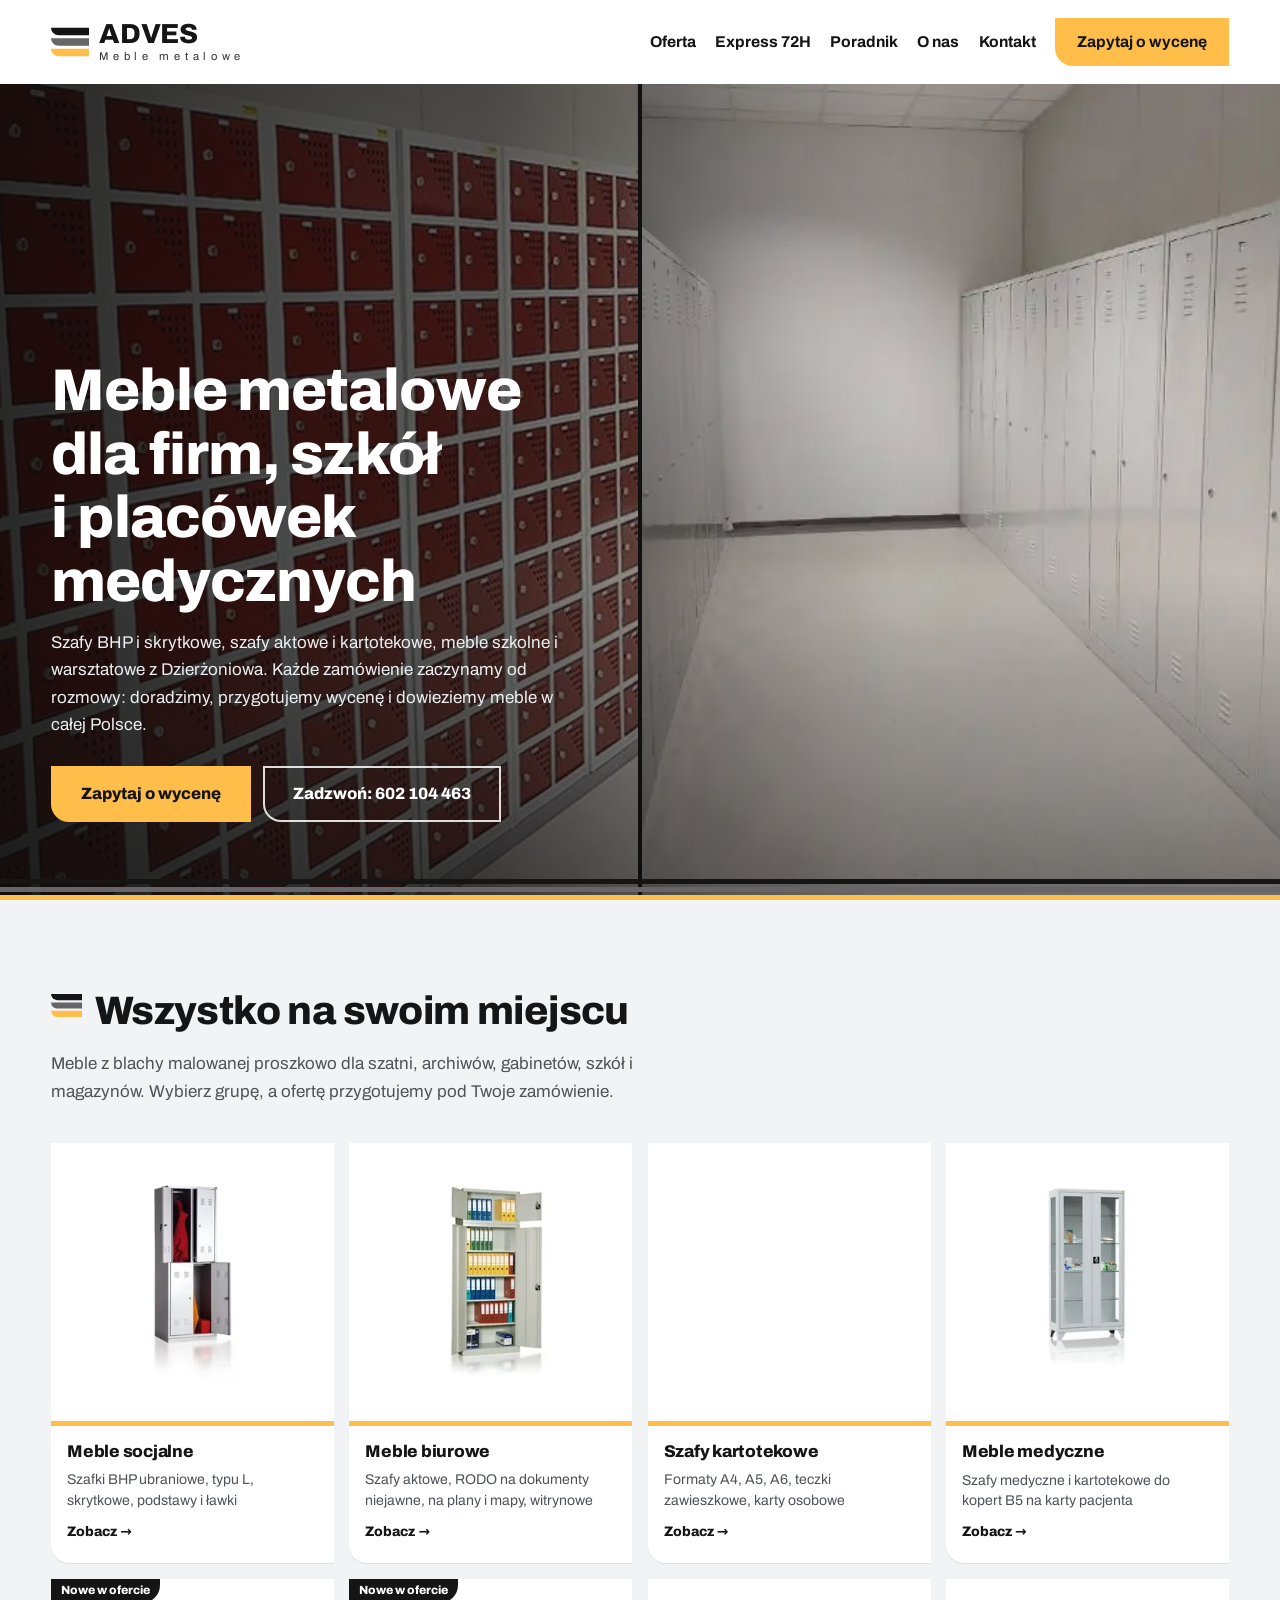
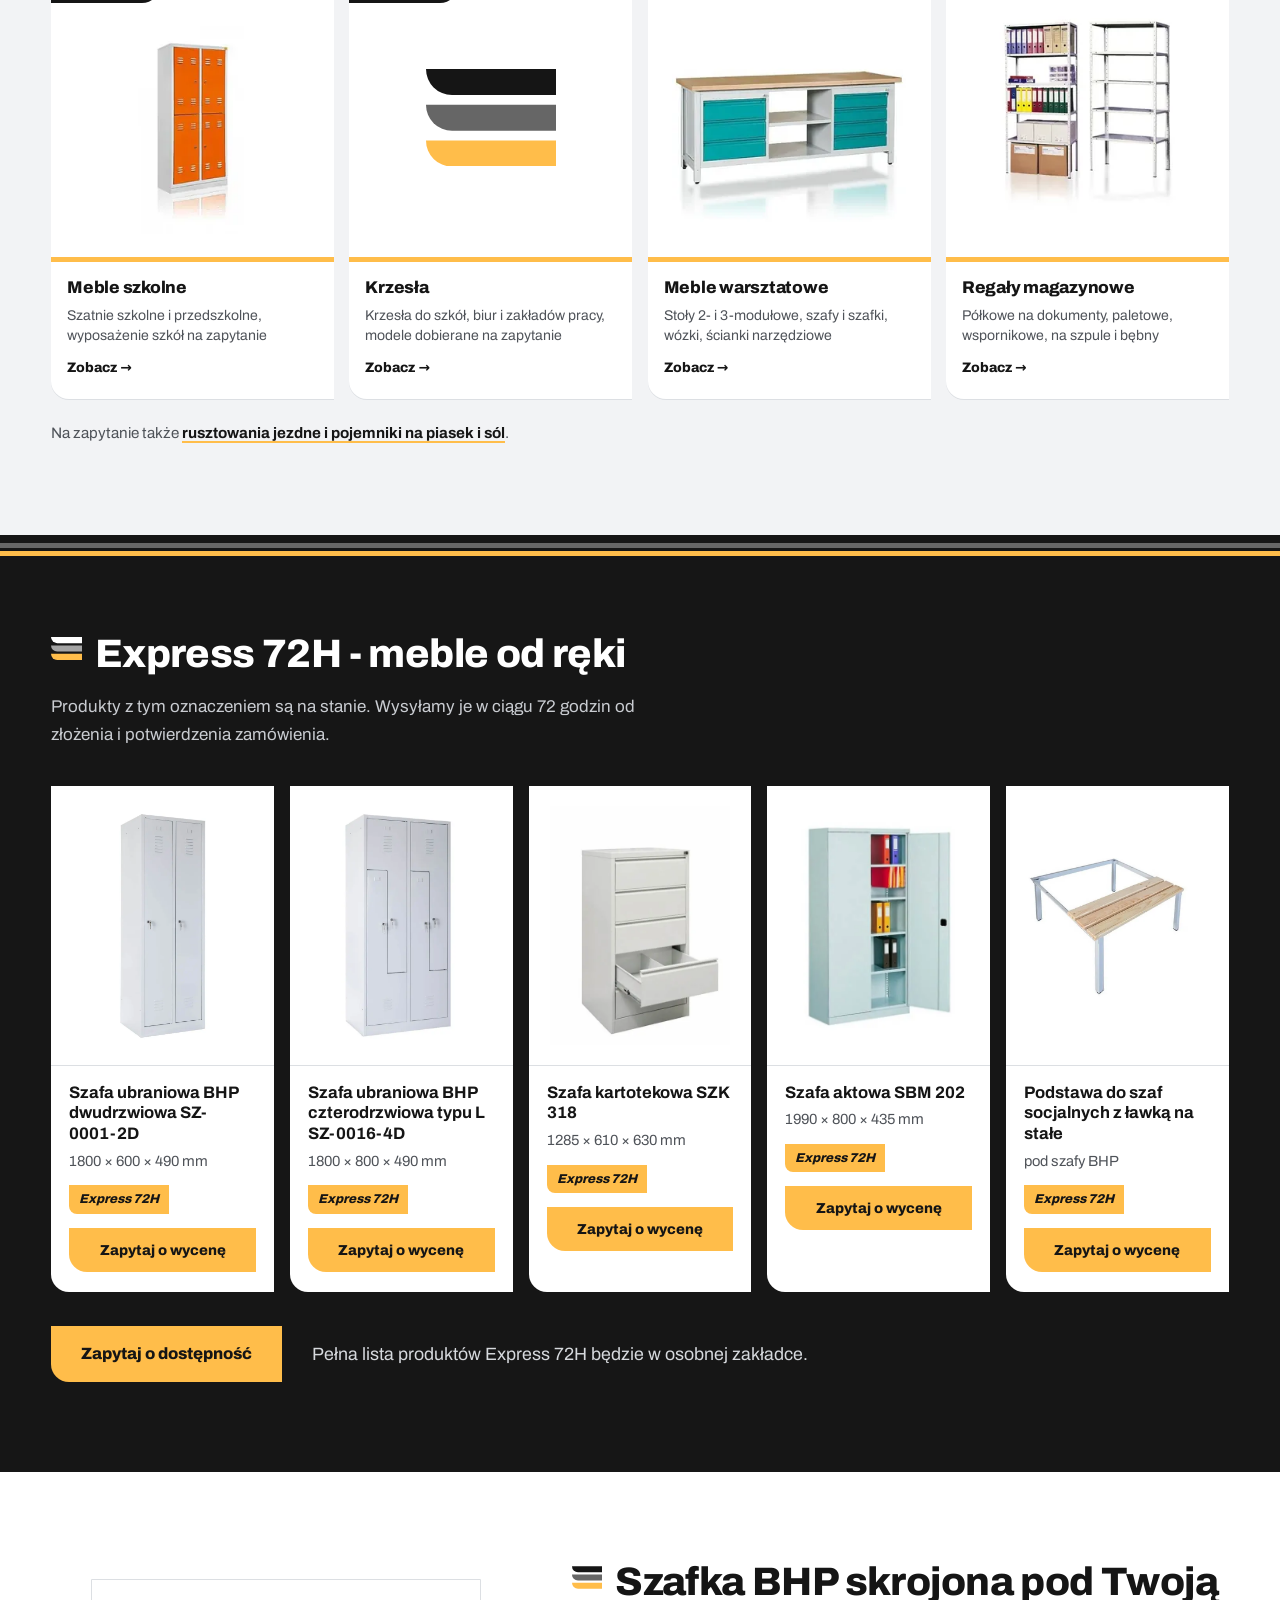
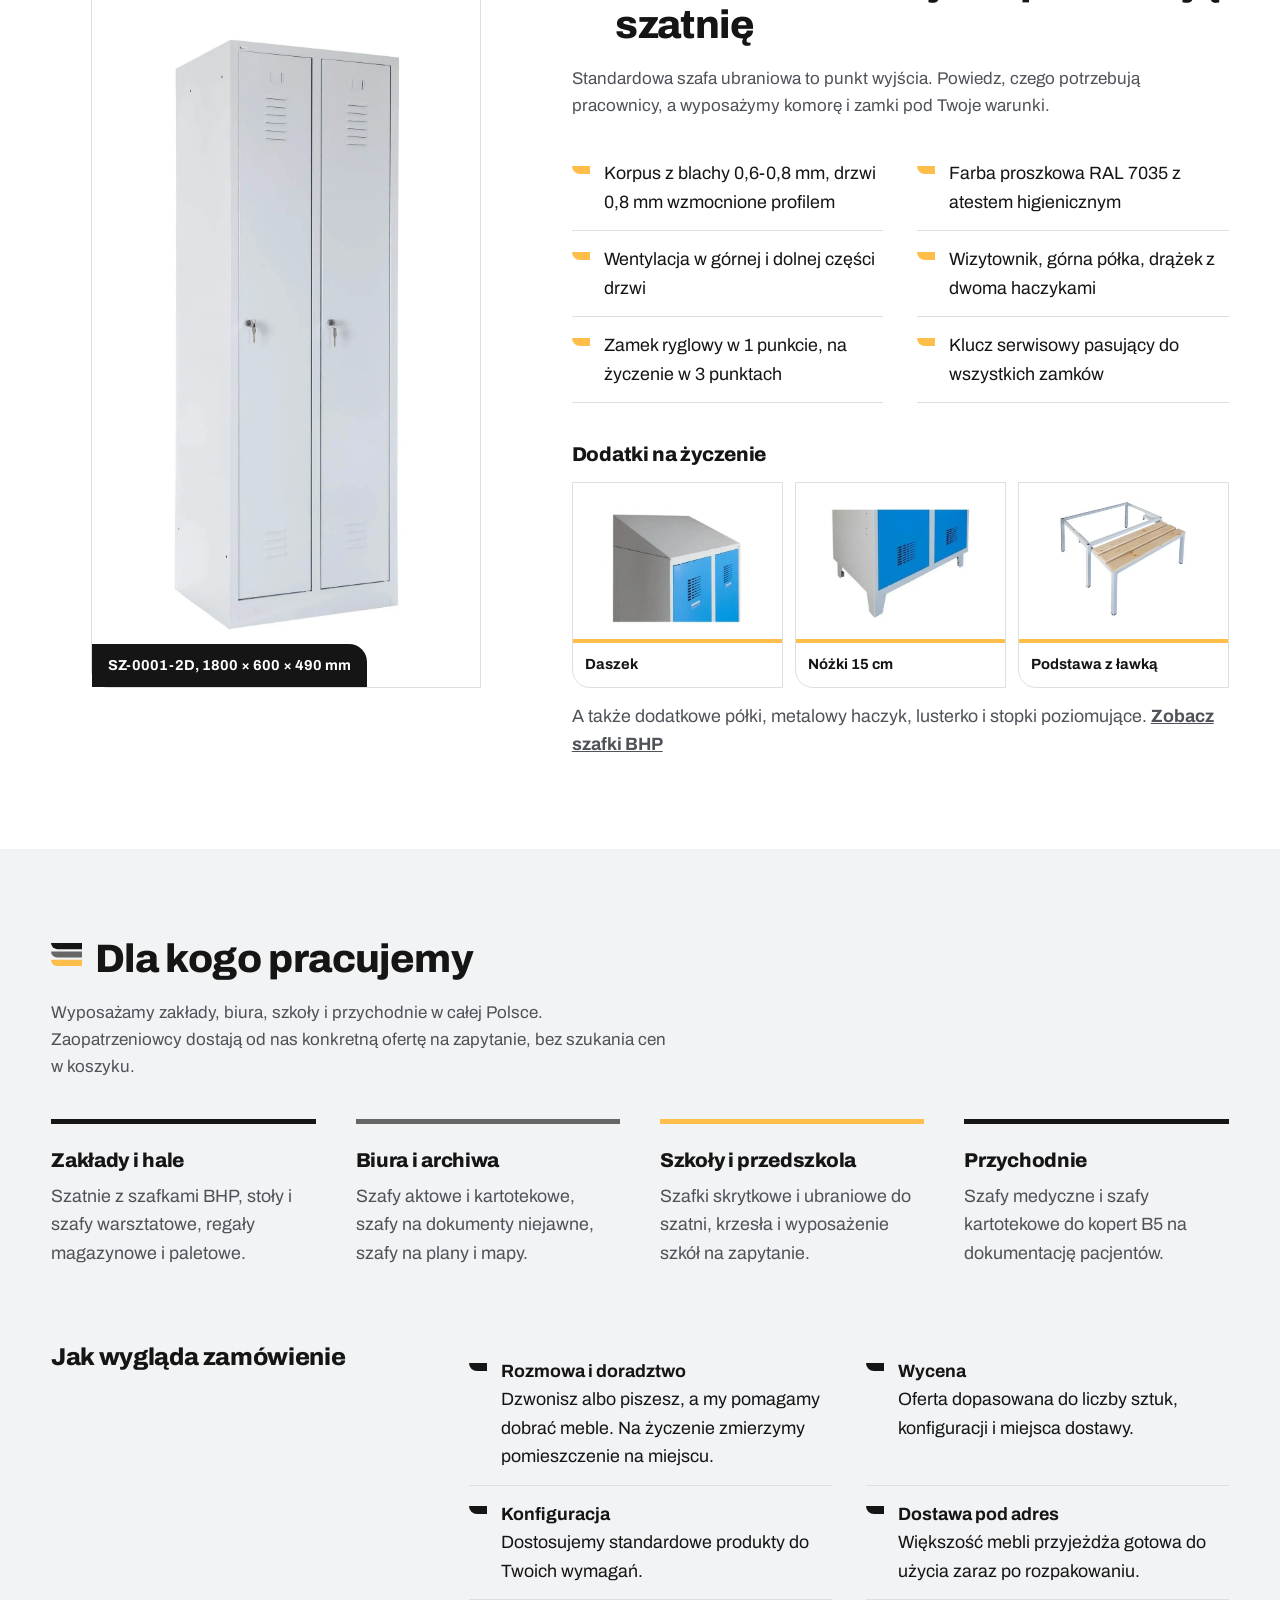
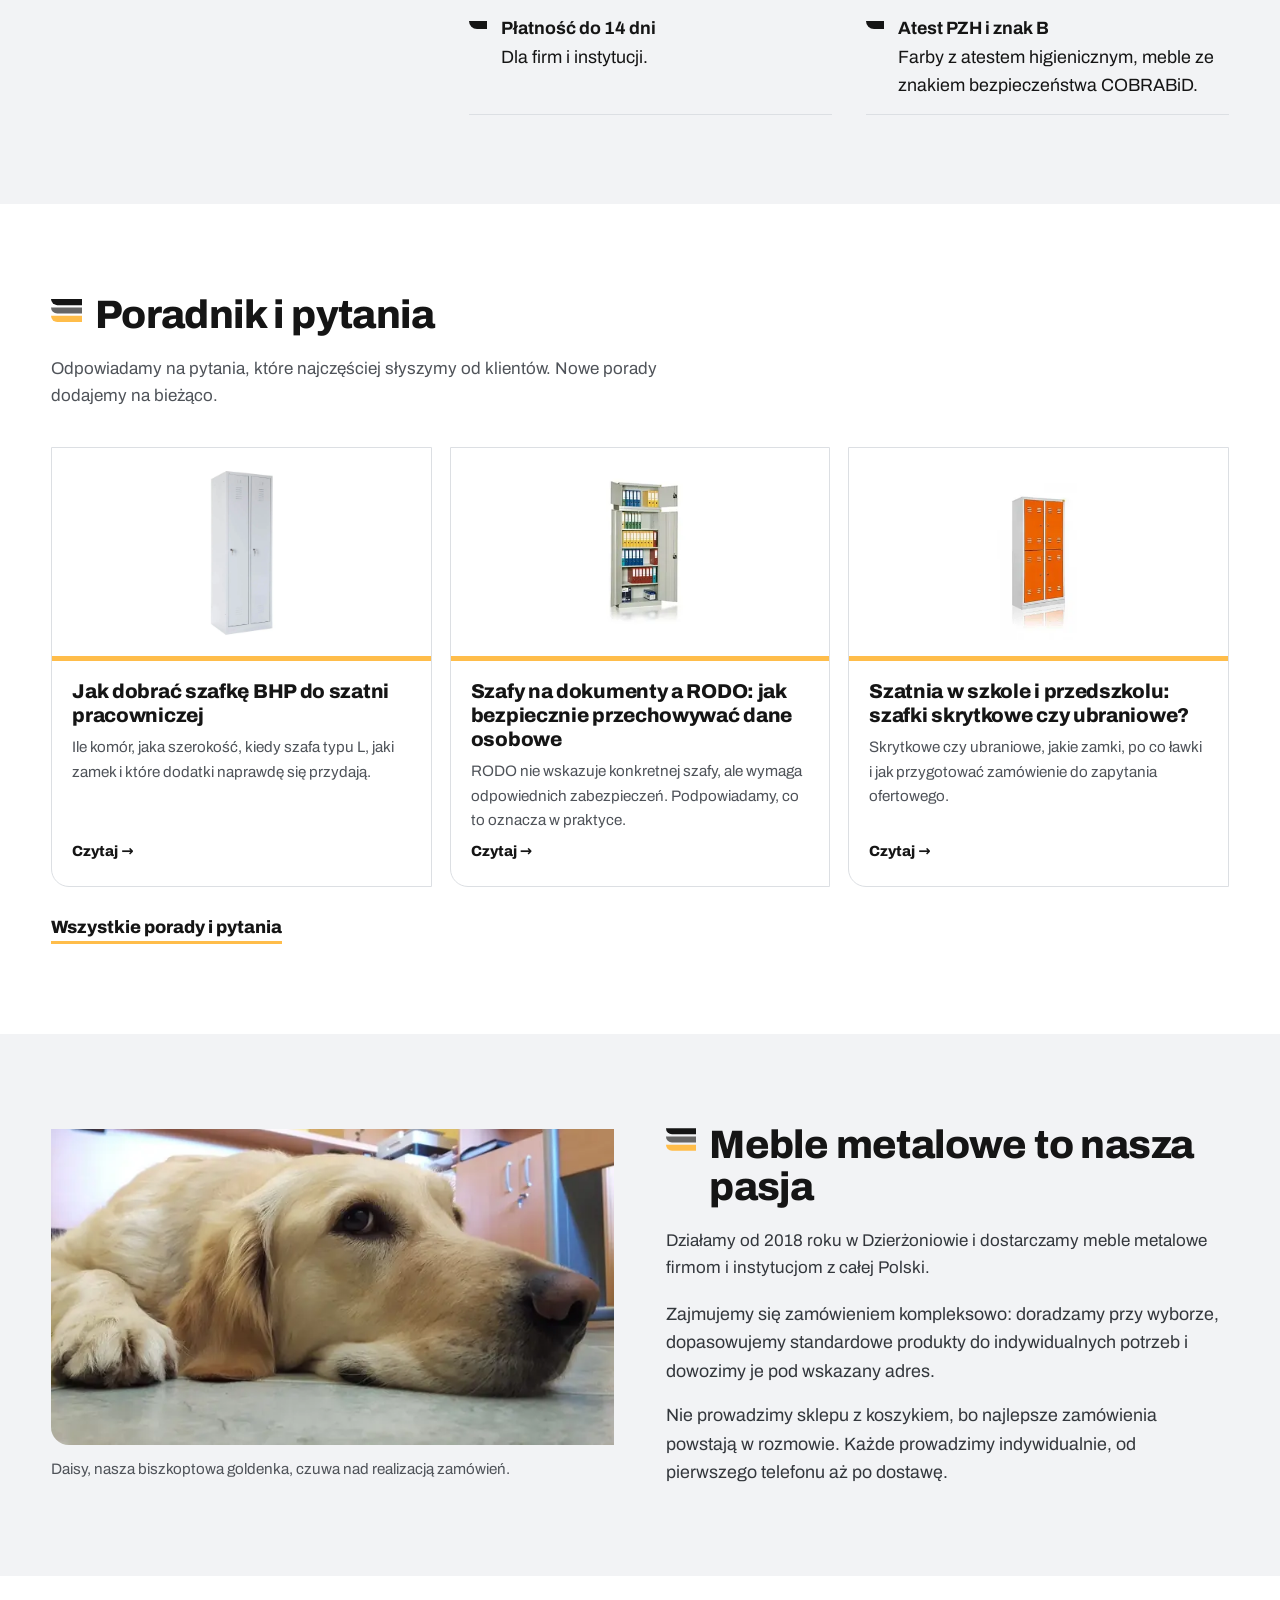
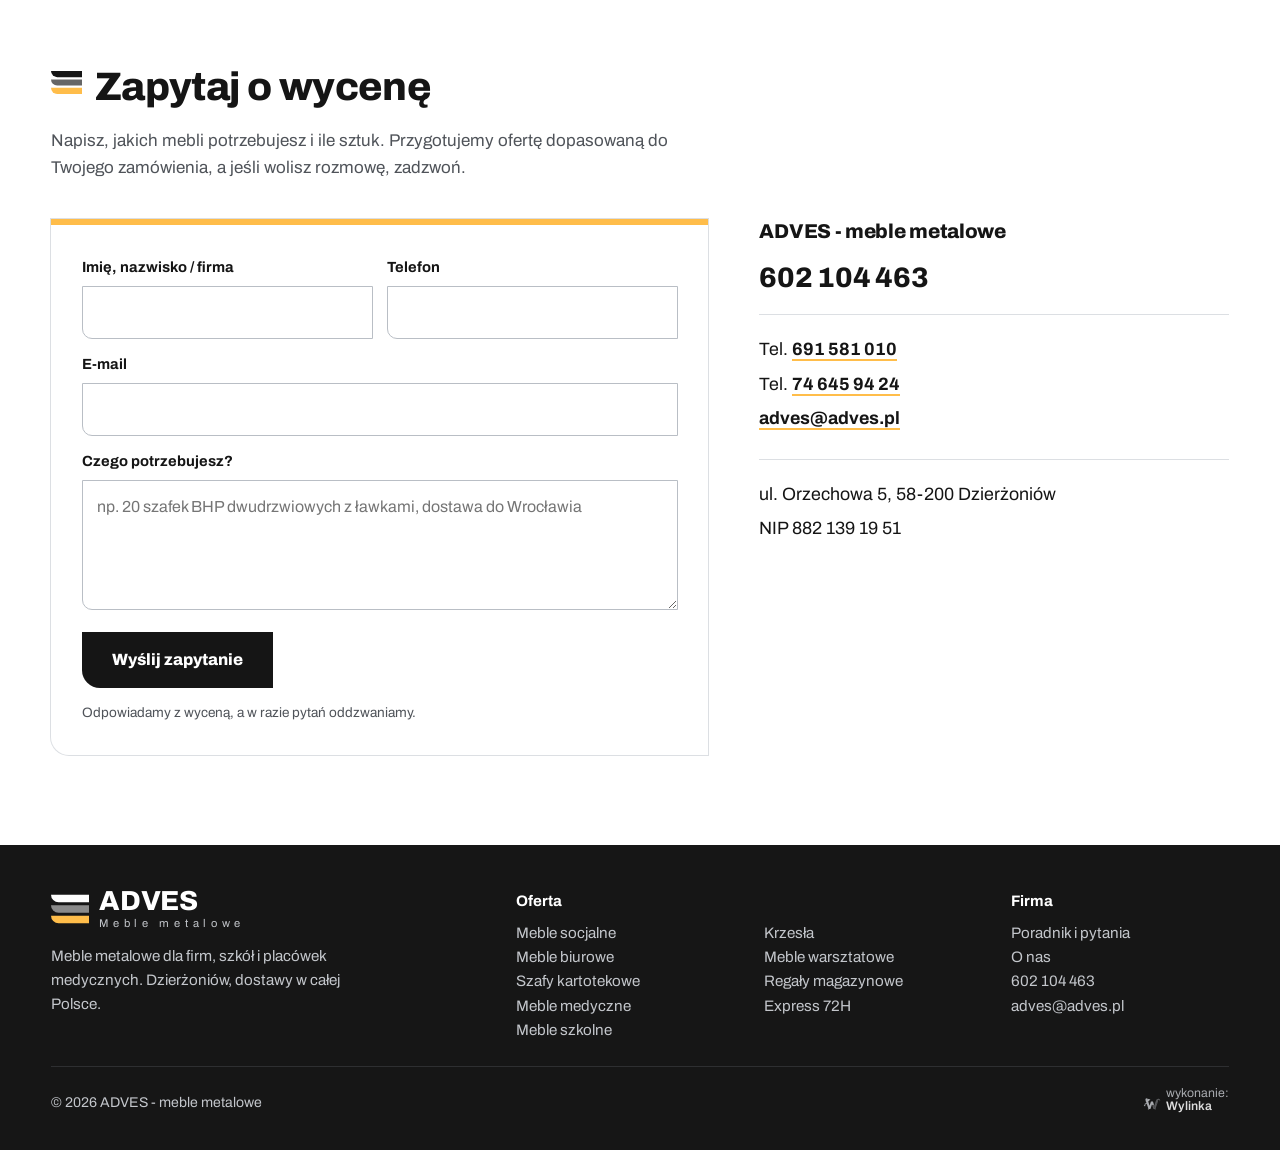
<file: index.html>
<!doctype html>
<html lang="pl">
<head>
<meta charset="utf-8">
<meta name="viewport" content="width=device-width,initial-scale=1">
<meta name="robots" content="noindex,nofollow">
<title>Meble metalowe: szafy BHP, biurowe i szkolne | ADVES Dzierżoniów</title>
<meta name="description" content="ADVES z Dzierżoniowa: metalowe szafy BHP, aktowe i kartotekowe, meble szkolne, medyczne i warsztatowe, regały. Wycena na zapytanie, Express 72H, dostawa w całej Polsce. Tel. 602 104 463.">
<meta property="og:title" content="Meble metalowe: szafy BHP, biurowe i szkolne | ADVES Dzierżoniów">
<meta property="og:description" content="ADVES z Dzierżoniowa: metalowe szafy BHP, aktowe i kartotekowe, meble szkolne, medyczne i warsztatowe, regały. Wycena na zapytanie, Express 72H, dostawa w całej Polsce. Tel. 602 104 463.">
<meta property="og:type" content="website">
<meta property="og:locale" content="pl_PL">
<meta name="theme-color" content="#ffbd4a">
<link rel="icon" href="img/favicon.svg" type="image/svg+xml">
<link rel="preload" as="image" href="img/drzwi-2.webp" fetchpriority="high">
<link rel="preload" as="font" type="font/woff2" href="fonts/archivo-rdzen.woff2" crossorigin>
<style>
@font-face{font-family:"Archivo";font-style:normal;font-weight:400 800;font-display:swap;src:url(fonts/archivo-rdzen.woff2) format("woff2");unicode-range:U+0020-007E,U+00A0,U+00A9,U+00AB,U+00B0,U+00B7,U+00BB,U+00D3,U+00D7,U+00F3,U+2013,U+2018-2019,U+201C-201E,U+2026}
@font-face{font-family:"Archivo";font-style:normal;font-weight:400 800;font-display:swap;src:url(fonts/archivo-pl.woff2) format("woff2");unicode-range:U+0104-0107,U+0118-0119,U+0141-0144,U+015A-015B,U+0179-017C}
@font-face{font-family:"Archivo-fb";src:local("Arial");size-adjust:102%;ascent-override:90%;descent-override:22%;line-gap-override:0%}
:root{--amber:#ffbd4a;--amber2:#f2a81f;--ink:#151515;--grey:#666;--mut:#4f5359;--g:#f2f3f5;--line:#dcdfe3;--dark:#161616;--hh:64px;--w:min(calc(100vw - 32px),1760px);--r:0 0 0 18px}
@media (min-width:900px){:root{--hh:84px;--w:min(92vw,1760px)}}
*{box-sizing:border-box}
html{scroll-behavior:smooth;scroll-padding-top:var(--hh);-webkit-text-size-adjust:100%}
body{margin:0;font-family:Archivo,"Archivo-fb",system-ui,-apple-system,"Segoe UI",Roboto,sans-serif;font-size:clamp(16px,.22vw + 15px,19px);line-height:1.6;color:var(--ink);background:#fff;overflow-x:hidden}
img{display:block;max-width:100%;height:auto}
a{color:inherit}
h1,h2,h3{margin:0;font-weight:800;line-height:1.08;letter-spacing:-.015em}
h2{font-size:clamp(30px,3.1vw,60px)}
h3{font-size:clamp(20px,1.3vw,26px);line-height:1.2}
p{margin:0}
.wrap{width:var(--w);margin:0 auto}
.skip{position:absolute;left:-999px}.skip:focus{left:16px;top:8px;z-index:99;background:#fff;padding:8px 12px}
/* znak z logo: trzy belki (szuflady) */
.zn{display:flex;align-items:flex-start;gap:clamp(12px,1vw,20px)}
.zn::before{content:"";flex:none;width:clamp(30px,2.4vw,46px);aspect-ratio:40/30;margin-top:.12em;background:url("data:image/svg+xml,%3Csvg xmlns='http://www.w3.org/2000/svg' viewBox='0 0 40 30'%3E%3Cpath d='M0 0h40v8H8a8 8 0 0 1-8-8z' fill='%23151515'/%3E%3Cpath d='M0 11h40v8H8a8 8 0 0 1-8-8z' fill='%23666'/%3E%3Cpath d='M0 22h40v8H8a8 8 0 0 1-8-8z' fill='%23ffbd4a'/%3E%3C/svg%3E") no-repeat center/contain}
.ciem .zn::before{background-image:url("data:image/svg+xml,%3Csvg xmlns='http://www.w3.org/2000/svg' viewBox='0 0 40 30'%3E%3Cpath d='M0 0h40v8H8a8 8 0 0 1-8-8z' fill='%23fff'/%3E%3Cpath d='M0 11h40v8H8a8 8 0 0 1-8-8z' fill='%23a3a3a3'/%3E%3Cpath d='M0 22h40v8H8a8 8 0 0 1-8-8z' fill='%23ffbd4a'/%3E%3C/svg%3E")}
.pasy{height:21px;background:linear-gradient(var(--ink) 0 5px,transparent 5px 8px,var(--grey) 8px 13px,transparent 13px 16px,var(--amber) 16px 21px)}
.btn{display:inline-flex;align-items:center;justify-content:center;gap:10px;min-height:56px;padding:0 30px;background:var(--amber);color:var(--ink);font:800 1.02rem/1 Archivo,"Archivo-fb",Arial,sans-serif;text-decoration:none;border:0;border-radius:var(--r);cursor:pointer;-webkit-tap-highlight-color:transparent;transition:background .15s,transform .15s}
.btn:hover{background:var(--amber2)}
.btn:active{transform:translateY(1px)}
.btn.obw{background:transparent;color:#fff;box-shadow:inset 0 0 0 2px rgba(255,255,255,.85)}
.btn.obw:hover{background:rgba(255,255,255,.12)}
.btn.cz{background:var(--ink);color:#fff}.btn.cz:hover{background:#000}
.btn:focus-visible,.menu a:focus-visible,.karuzela button:focus-visible,a.lb:focus-visible{outline:3px solid #1f6feb;outline-offset:3px}
/* naglowek */
.top{position:sticky;top:0;z-index:50;height:var(--hh);background:#fff;transition:box-shadow .2s}
.top.sc{box-shadow:0 1px 0 var(--line),0 8px 22px rgba(0,0,0,.07)}
.top .wrap{height:100%;display:flex;align-items:center;justify-content:space-between;gap:18px}
.logo{display:flex;align-items:center;gap:10px;text-decoration:none;color:var(--ink)}
.logo svg{width:38px;height:30px;flex:none}
.logo b{display:block;font-weight:800;font-size:1.72rem;line-height:.9;letter-spacing:-.01em}
.logo small{display:block;font-size:.7rem;letter-spacing:.42em;margin-top:5px;color:#333;line-height:1}
.menu{display:flex;align-items:center;gap:clamp(14px,1.5vw,34px)}
.menu a{text-decoration:none;font-weight:700;font-size:.98rem;position:relative;padding:6px 0;color:var(--ink)}
.menu a:not(.btn).on::after,.menu a:not(.btn):not(.tel):hover::after{content:"";position:absolute;left:0;right:0;bottom:-2px;height:4px;background:var(--amber);border-radius:0 0 0 4px}
.menu .tel{white-space:nowrap}
.menu .btn{min-height:48px;padding:0 22px}
.burger{display:none}
@media (max-width:1320px){.menu .tel{display:none}}
@media (max-width:1100px){
  .menu{position:fixed;inset:var(--hh) 0 auto 0;background:#fff;flex-direction:column;align-items:stretch;gap:0;padding:6px 16px 22px;border-top:1px solid var(--line);box-shadow:0 18px 30px rgba(0,0,0,.14);transform:translateY(-8px);opacity:0;visibility:hidden;transition:.2s}
  .top.open .menu{transform:none;opacity:1;visibility:visible}
  .menu a{padding:15px 0;border-bottom:1px solid var(--line);font-size:1.08rem}
  .menu a.on::after,.menu a:hover::after{display:none}
  .menu a.on{color:#000;box-shadow:inset 5px 0 0 var(--amber);padding-left:14px}
  .menu .tel{display:block}
  .menu .btn{margin-top:16px;min-height:54px;border-bottom:0}
  .burger{display:flex;flex-direction:column;justify-content:center;gap:5px;width:48px;height:48px;padding:0 11px;background:var(--ink);border:0;border-radius:0 0 0 12px;cursor:pointer}
  .burger span{display:block;height:3px;background:#fff;border-radius:0 0 0 3px;transition:.2s}
  .burger span:nth-child(3){background:var(--amber)}
  .top.open .burger span:nth-child(1){transform:translateY(8px) rotate(45deg)}
  .top.open .burger span:nth-child(2){opacity:0}
  .top.open .burger span:nth-child(3){transform:translateY(-8px) rotate(-45deg);background:#fff}
}
/* hero: trzy drzwi szafek */
.hero{position:relative;display:flex;flex-direction:column;justify-content:flex-end;min-height:calc(100svh - var(--hh));color:#fff;background:var(--ink);isolation:isolate}
.drzwi{position:absolute;inset:0;display:grid;grid-template-columns:repeat(3,1fr);gap:4px;z-index:-2}
.drzwi img{width:100%;height:100%;object-fit:cover}
.hero::before{content:"";position:absolute;inset:0;z-index:-1;background:linear-gradient(180deg,rgba(10,10,10,.12) 0%,rgba(10,10,10,.5) 22%,rgba(10,10,10,.82) 50%,rgba(10,10,10,.92) 100%)}
.hero .wrap{padding:48px 0 34px}
.hero h1{font-size:clamp(34px,4.6vw,92px);max-width:14ch;text-wrap:balance}
.hero p{margin-top:16px;max-width:52ch;font-size:clamp(17px,1.05vw,21px);color:#eceff2}
.hero .akcje{display:flex;flex-wrap:wrap;gap:12px;margin-top:28px}
.hero .pasy{position:absolute;left:0;right:0;bottom:0;height:21px}
@media (min-width:900px){
  .hero{min-height:min(calc(100svh - var(--hh)),980px)}
  .hero .wrap{padding:80px 0 78px}
  .hero::before{background:linear-gradient(90deg,rgba(10,10,10,.86) 0%,rgba(10,10,10,.62) 38%,rgba(10,10,10,.12) 70%,rgba(10,10,10,0) 100%),linear-gradient(0deg,rgba(10,10,10,.45),rgba(10,10,10,0) 40%)}
}
@media (max-width:899px){.hero .akcje .btn{flex:1 1 auto}}
/* sekcje */
section{padding:clamp(64px,7vw,130px) 0}
.szary{background:var(--g)}
.ciem{background:var(--dark);color:#fff}
.lead{max-width:62ch;color:var(--mut);margin-top:18px;font-size:clamp(17px,1vw,20px)}
.ciem .lead{color:#c9ccd1}
.glowa{display:flex;justify-content:space-between;align-items:flex-end;gap:24px;flex-wrap:wrap;margin-bottom:clamp(30px,3vw,54px)}
/* kategorie */
.kat{display:grid;gap:clamp(14px,1.2vw,22px);grid-template-columns:repeat(2,1fr)}
@media (min-width:900px){.kat{grid-template-columns:repeat(4,1fr)}}
@media (min-width:1600px){.kat{grid-template-columns:repeat(8,1fr)}}
.kat article{background:#fff;border-radius:var(--r);overflow:hidden;display:flex;flex-direction:column;box-shadow:0 1px 0 var(--line)}
.kat .fot{position:relative;aspect-ratio:1;background:#fff;border-bottom:5px solid var(--amber)}
.kat .fot img{position:absolute;inset:8%;width:84%;height:84%;object-fit:contain}
.kat .tx{padding:16px 16px 20px}
.kat h3{font-size:clamp(17px,1.1vw,22px)}
.kat p{margin-top:8px;font-size:.88rem;color:var(--mut);line-height:1.45}
@media (max-width:420px){.kat .tx{padding:12px 12px 16px}.kat p{font-size:.82rem}}
/* karuzela */
.karuzela{position:relative}
.tor{display:grid;grid-auto-flow:column;grid-auto-columns:minmax(240px,78%);gap:16px;overflow-x:auto;scroll-snap-type:x mandatory;scrollbar-width:none;padding-bottom:4px;cursor:grab}
.tor::-webkit-scrollbar{display:none}
.tor.ciag{cursor:grabbing;scroll-snap-type:none}
.tor>*{scroll-snap-align:start}
@media (min-width:700px){.tor{grid-auto-columns:calc((100% - 32px)/3)}}
@media (min-width:1200px){.tor{grid-auto-columns:calc((100% - 64px)/5);gap:16px}}
.strz{display:flex;gap:10px}
.strz button{width:52px;height:52px;border:0;border-radius:0 0 0 14px;background:var(--amber);color:var(--ink);font:800 22px/1 Archivo,Arial,sans-serif;cursor:pointer}
.strz button:disabled{opacity:.35;cursor:default}
.karuzela.pelna .strz{display:none}
/* express */
.prod{background:#fff;color:var(--ink);border-radius:var(--r);overflow:hidden;display:flex;flex-direction:column;user-select:none}
.prod a.lb{position:relative;display:block;aspect-ratio:4/5;background:#fff}
.prod a.lb img{position:absolute;inset:7%;width:86%;height:86%;object-fit:contain;pointer-events:none}
.prod .tx{padding:16px 18px 20px;border-top:1px solid var(--line);flex:1}
.prod b{display:block;font-size:1.04rem;line-height:1.25}
.prod span{display:block;margin-top:6px;color:var(--mut);font-size:.92rem}
.prod .zn72{display:inline-block;margin-top:12px;padding:4px 10px;background:var(--amber);font-weight:800;font-size:.8rem;border-radius:0 0 0 8px}
.uwaga72{margin-top:30px;display:flex;flex-wrap:wrap;gap:16px 30px;align-items:center;color:#d6d9dd}
/* konfiguracja */
.konf{display:grid;gap:clamp(30px,4vw,80px);align-items:start}
@media (min-width:1000px){.konf{grid-template-columns:minmax(0,5fr) minmax(0,7fr)}}
.szafa{background:#fff;border:1px solid var(--line);border-radius:var(--r);display:flex;justify-content:center;padding:clamp(24px,3vw,56px);position:relative}
.szafa a{display:block}
.szafa img{height:min(70vh,720px);width:auto;max-width:100%;object-fit:contain}
.szafa figcaption{position:absolute;left:0;bottom:0;background:var(--ink);color:#fff;padding:10px 16px;font-weight:700;font-size:.9rem;border-radius:0 18px 0 0}
.spec{list-style:none;padding:0;margin:26px 0 0;display:grid;gap:0}
@media (min-width:700px){.spec{grid-template-columns:1fr 1fr;column-gap:34px}}
.spec li{position:relative;padding:14px 0 14px 32px;border-bottom:1px solid var(--line)}
.spec li::before{content:"";position:absolute;left:0;top:1.15em;width:18px;height:8px;background:var(--amber);border-radius:0 0 0 8px}
.dodatki{margin-top:clamp(30px,3vw,48px)}
.dodatki h3{margin-bottom:16px}
.dod{display:grid;grid-template-columns:repeat(3,1fr);gap:12px}
.dod a{display:block;background:#fff;border:1px solid var(--line);border-radius:var(--r);overflow:hidden;text-decoration:none}
.dod img{aspect-ratio:4/3;object-fit:contain;width:100%;padding:6%}
.dod span{display:block;padding:10px 12px;font-weight:700;font-size:.92rem;border-top:4px solid var(--amber)}
.dodatki p{margin-top:14px;color:var(--mut)}
/* dla kogo */
.kto{display:grid;gap:0;grid-template-columns:1fr}
@media (min-width:700px){.kto{grid-template-columns:repeat(2,1fr);gap:0 40px}}
@media (min-width:1200px){.kto{grid-template-columns:repeat(4,1fr)}}
.kto div{padding:24px 0;border-top:5px solid var(--ink)}
.kto div:nth-child(2){border-color:var(--grey)}.kto div:nth-child(3){border-color:var(--amber)}.kto div:nth-child(4){border-color:var(--ink)}
.kto p{margin-top:10px;color:var(--mut)}
.jak{margin-top:clamp(40px,4vw,70px);display:grid;gap:clamp(20px,3vw,60px);align-items:start}
@media (min-width:1000px){.jak{grid-template-columns:minmax(0,4fr) minmax(0,8fr)}}
.jak ul{list-style:none;margin:0;padding:0;display:grid;gap:0}
@media (min-width:700px){.jak ul{grid-template-columns:1fr 1fr;column-gap:34px}}
.jak li{position:relative;padding:14px 0 14px 32px;border-bottom:1px solid var(--line)}
.jak li::before{content:"";position:absolute;left:0;top:1.15em;width:18px;height:8px;background:var(--ink);border-radius:0 0 0 8px}
.jak li b{display:block}
/* o nas */
.onas{display:grid;gap:clamp(30px,4vw,80px);align-items:center}
@media (min-width:1000px){.onas{grid-template-columns:minmax(0,6fr) minmax(0,6fr)}}
.onas figure{margin:0;position:relative}
.onas figure a{display:block;border-radius:var(--r);overflow:hidden}
.onas figure img{width:100%;aspect-ratio:16/9;object-fit:cover}
.onas figcaption{margin-top:12px;color:var(--mut);font-size:.95rem}
.onas .txt p+p{margin-top:16px}
.onas .txt p{color:#33373c}
/* kontakt */
.kont{display:grid;gap:clamp(30px,4vw,80px);align-items:start}
@media (min-width:1000px){.kont{grid-template-columns:minmax(0,7fr) minmax(0,5fr)}}
form.pokaz{display:grid;gap:14px;background:#fff;padding:clamp(20px,2.4vw,40px);border-radius:var(--r);border-top:6px solid var(--amber)}
@media (min-width:700px){form.pokaz{grid-template-columns:1fr 1fr}.pole.cale,form.pokaz .btn,form.pokaz .info,form.pokaz .msg{grid-column:1/-1}}
.pole label{display:block;font-weight:700;font-size:.92rem;margin-bottom:6px}
.pole input,.pole textarea,.pole select{width:100%;font:inherit;font-size:16px;padding:13px 14px;border:1.5px solid #b9bec5;border-radius:0 0 0 10px;background:#fff;color:var(--ink)}
.pole textarea{min-height:130px;resize:vertical}
.pole input:focus,.pole textarea:focus,.pole select:focus{outline:3px solid var(--amber);outline-offset:0;border-color:var(--ink)}
form.pokaz .btn{justify-self:start}
form.pokaz .info{font-size:.85rem;color:var(--mut)}
.msg{padding:14px 16px;background:var(--ink);color:#fff;border-radius:0 0 0 12px}
.dane h3{margin-bottom:12px}
.dane p{margin-bottom:6px}
.dane a{font-weight:700;text-decoration:none;border-bottom:2px solid var(--amber)}
.dane .tel-duzy{display:block;font-size:clamp(26px,2.2vw,40px);font-weight:800;border:0;margin:8px 0 14px;letter-spacing:-.01em}
.dane .blok{padding:20px 0;border-top:1px solid var(--line)}
/* stopka */
footer{background:var(--dark);color:#c3c6cb;padding:44px 0 30px;font-size:.95rem}
footer .wrap{display:grid;grid-template-columns:1fr 1fr;gap:24px 30px}
@media (min-width:900px){footer .wrap{grid-template-columns:2fr 1fr 1fr 1fr}}
footer b{color:#fff;display:block;margin-bottom:8px}
footer .wrap>div:first-child{grid-column:1/-1}
@media (min-width:900px){footer .wrap>div:first-child{grid-column:auto}}
footer a{text-decoration:none}
footer a:hover{color:#fff}
footer .dol{grid-column:1/-1;display:flex;flex-wrap:wrap;gap:12px 24px;justify-content:space-between;align-items:center;border-top:1px solid #2e2f31;padding-top:20px;font-size:.88rem}
footer .logo{color:#fff}
footer .logo small{color:#c3c6cb}

.wylinka-badge{display:inline-flex;align-items:center;gap:.4em;color:inherit;text-decoration:none;font-size:.875em;line-height:1;opacity:.85}
.wylinka-badge:hover,.wylinka-badge:focus-visible{opacity:1}
.wylinka-badge:focus-visible{outline:2px solid currentColor;outline-offset:3px;border-radius:2px}
.wylinka-badge svg{width:18px;height:18px;flex:none;overflow:visible}
.wylinka-badge b{font-weight:600}
.wylinka-badge .wy-old{opacity:.45;transform-origin:40px 30px;transition:transform .32s cubic-bezier(.3,.7,.4,1),opacity .32s ease-out}
.wylinka-badge .wy-pod{opacity:0;transition:opacity .2s ease-out .08s}
.wylinka-badge:hover .wy-old,.wylinka-badge:focus-visible .wy-old{transform:translate(9px,7px) rotate(9deg);opacity:0}
.wylinka-badge:hover .wy-pod,.wylinka-badge:focus-visible .wy-pod{opacity:1}
@media (prefers-reduced-motion:reduce){.wylinka-badge .wy-old,.wylinka-badge .wy-pod{transition:none}.wylinka-badge:hover .wy-old,.wylinka-badge:focus-visible .wy-old{transform:none;opacity:.45}.wylinka-badge:hover .wy-pod,.wylinka-badge:focus-visible .wy-pod{opacity:0}}


/* lightbox */
#lb{border:0;padding:0;max-width:none;max-height:none;width:100vw;height:100dvh;background:rgba(12,12,12,.94);color:#fff}
#lb::backdrop{background:rgba(0,0,0,.6)}
#lb .lb-in{position:absolute;inset:60px 16px 70px;display:flex;align-items:center;justify-content:center}
#lb img{max-width:100%;max-height:100%;object-fit:contain;background:#fff}
#lb p{position:absolute;left:16px;right:16px;bottom:22px;text-align:center}
#lb button{position:absolute;width:52px;height:52px;border:0;border-radius:0 0 0 14px;background:var(--amber);color:var(--ink);font:800 24px/1 Archivo,Arial,sans-serif;cursor:pointer}
.lb-x{top:10px;right:12px}.lb-p{left:12px;top:50%}.lb-n{right:12px;top:50%}
body.lb-on{overflow:hidden}
@media (prefers-reduced-motion:reduce){html{scroll-behavior:auto}*{transition:none!important}}
/* v2: hero z jednym glownym zdjeciem, katalog B2B, podstrony */
.drzwi{grid-template-columns:1fr}
.drzwi .d1{display:none}
.drzwi .d2{object-position:50% 50%}
@media (min-width:900px){.drzwi{grid-template-columns:1fr 1fr}.drzwi .d1{display:block}}
.kat .karta{background:#fff;border-radius:var(--r);overflow:hidden;display:flex;flex-direction:column;box-shadow:0 1px 0 var(--line);text-decoration:none;color:inherit;position:relative;transition:box-shadow .2s,transform .2s}
.kat .karta:hover{box-shadow:0 0 0 2px var(--ink);transform:translateY(-2px)}
.kat .karta:focus-visible{outline:3px solid #1f6feb;outline-offset:3px}
.kat .fot.znak{display:flex;align-items:center;justify-content:center}
.kat .fot.znak svg{width:46%;height:auto}
.nowe{position:absolute;left:0;top:0;z-index:2;background:var(--ink);color:#fff;font-weight:800;font-size:.74rem;padding:6px 10px;border-radius:0 0 18px 0;line-height:1}
.kat .dalej{display:block;margin-top:10px;font-weight:800;font-size:.86rem}
.kat .dalej::after{content:" \2192"}
.takze{margin-top:22px;color:var(--mut);font-size:.95rem}
.takze a{font-weight:700;color:var(--ink);text-decoration:none;border-bottom:2px solid var(--amber)}
.btn.mini{min-height:44px;padding:0 16px;font-size:.9rem}
.prod .btn.mini{margin-top:14px;width:100%}
.prod .zn72{margin-right:8px}
/* poradnik na glownej */
.porady{display:grid;gap:clamp(14px,1.4vw,26px);grid-template-columns:1fr}
@media (min-width:800px){.porady{grid-template-columns:repeat(3,1fr)}}
.porada{display:flex;flex-direction:column;background:#fff;border:1px solid var(--line);border-radius:var(--r);overflow:hidden;text-decoration:none;color:inherit;transition:box-shadow .2s}
.porada:hover{box-shadow:0 0 0 2px var(--ink)}
.porada .fot{position:relative;aspect-ratio:16/9;background:#fff;border-bottom:5px solid var(--amber)}
.porada .fot img{position:absolute;inset:8%;width:84%;height:84%;object-fit:contain}
.porada .tx{padding:18px 20px 22px;display:flex;flex-direction:column;gap:8px;flex:1}
.porada p{color:var(--mut);font-size:.95rem}
.porada .dalej{margin-top:auto;font-weight:800;font-size:.92rem}
.porada .dalej::after{content:" \2192"}
.szary .porada{border-color:transparent}
.link-wiecej{display:inline-block;margin-top:26px;font-weight:800;text-decoration:none;border-bottom:3px solid var(--amber)}
/* naglowek podstrony */
.ph{background:var(--g);padding:clamp(28px,4vw,70px) 0 clamp(40px,5vw,90px)}
.ph .wrap{display:grid;gap:clamp(24px,4vw,70px);align-items:center}
@media (min-width:900px){.ph .wrap{grid-template-columns:minmax(0,7fr) minmax(0,5fr)}}
.ph h1{font-size:clamp(32px,3.6vw,68px);max-width:20ch;text-wrap:balance}
.ph .lead{margin-top:16px}
.ph .akcje{display:flex;flex-wrap:wrap;gap:12px;margin-top:26px}
.ph .btn.obw{color:var(--ink);box-shadow:inset 0 0 0 2px var(--ink)}
.ph .btn.obw:hover{background:#fff}
.ph figure{margin:0;background:#fff;border-radius:var(--r);border-bottom:6px solid var(--amber);display:flex;align-items:center;justify-content:center;aspect-ratio:4/3;padding:6%}
.ph figure img{max-height:100%;width:auto;object-fit:contain}
.ph figure svg{width:44%;height:auto}
@media (max-width:899px){.ph figure{aspect-ratio:16/9}}
.okr{font-size:.86rem;color:var(--mut);margin-bottom:18px;display:flex;flex-wrap:wrap;gap:6px}
.okr a{color:var(--ink);font-weight:700;text-decoration:none}
.okr a:hover{text-decoration:underline}
.okr span[aria-hidden]{color:#9aa0a6}
/* lista podkategorii i produktow */
.lista{border-bottom:1px solid var(--line)}
.wiersz{display:grid;gap:10px 30px;padding:22px 0 22px 34px;border-top:1px solid var(--line);position:relative;align-items:center}
.wiersz::before{content:"";position:absolute;left:0;top:30px;width:18px;height:8px;background:var(--amber);border-radius:0 0 0 8px}
@media (min-width:800px){.wiersz{grid-template-columns:minmax(0,1fr) auto}}
.wiersz p{color:var(--mut);margin-top:6px;font-size:.96rem}
.wiersz .btn{justify-self:start}
.grupa+.grupa{margin-top:clamp(36px,4vw,64px)}
.grupa>h2{font-size:clamp(24px,2vw,36px);margin-bottom:16px}
.tab{width:100%;border-collapse:collapse}
.tab th{text-align:left;font-size:.82rem;color:var(--mut);font-weight:700;padding:0 12px 10px 0;border-bottom:2px solid var(--ink)}
.tab td{padding:14px 12px 14px 0;border-bottom:1px solid var(--line);vertical-align:middle}
.tab td:last-child{text-align:right;padding-right:0}
.tab .kod{font-weight:800;white-space:nowrap}
.tab .zn72{display:inline-block;margin-left:8px;padding:3px 8px;background:var(--amber);font-weight:800;font-size:.74rem;border-radius:0 0 0 8px;vertical-align:middle;font-style:normal}
@media (max-width:699px){
  .tab thead{display:none}
  .tab tr{display:grid;grid-template-columns:1fr auto;gap:4px 12px;padding:14px 0;border-bottom:1px solid var(--line)}
  .tab td{border:0;padding:0}
  .tab td:nth-child(1){grid-column:1/-1}
  .tab td:nth-child(2){color:var(--mut);font-size:.92rem;align-self:center}
}
.uwaga{margin-top:22px;color:var(--mut);font-size:.95rem;max-width:70ch}
.pokrewne{display:flex;flex-wrap:wrap;gap:10px}
.pokrewne a{display:inline-block;padding:10px 16px;background:#fff;border:1px solid var(--line);border-radius:0 0 0 12px;text-decoration:none;font-weight:700;font-size:.95rem}
.pokrewne a:hover{border-color:var(--ink)}
/* artykul */
.art{display:grid;gap:clamp(30px,4vw,80px);align-items:start}
@media (min-width:1000px){.art{grid-template-columns:minmax(0,8fr) minmax(0,4fr)}}
.tresc{max-width:72ch}
.tresc h2{font-size:clamp(23px,1.8vw,32px);margin:clamp(30px,3vw,46px) 0 12px}
.tresc p{color:#2b2e33}
.tresc p+p{margin-top:14px}
.tresc ul{list-style:none;padding:0;margin:14px 0 0}
.tresc li{position:relative;padding:6px 0 6px 30px}
.tresc li::before{content:"";position:absolute;left:0;top:.95em;width:16px;height:7px;background:var(--amber);border-radius:0 0 0 7px}
.tresc .wstep{font-size:clamp(18px,1.15vw,22px);color:var(--ink)}
.meta{font-size:.9rem;color:var(--mut);margin-top:14px}
.boks{position:sticky;top:calc(var(--hh) + 20px);background:var(--dark);color:#fff;padding:clamp(22px,2vw,34px);border-radius:var(--r)}
.boks h2{font-size:clamp(22px,1.6vw,28px)}
.boks p{color:#c9ccd1;margin:12px 0 20px}
.boks .btn{width:100%}
.boks .tel-b{display:block;margin-top:14px;font-weight:800;font-size:1.3rem;text-decoration:none;text-align:center}
/* FAQ */
.faq{border-bottom:1px solid var(--line);max-width:900px}
.faq details{border-top:1px solid var(--line)}
.faq summary{list-style:none;cursor:pointer;padding:20px 48px 20px 0;font-weight:800;font-size:clamp(17px,1.15vw,21px);position:relative}
.faq summary::-webkit-details-marker{display:none}
.faq summary::after{content:"";position:absolute;right:6px;top:50%;width:18px;height:8px;margin-top:-4px;background:var(--amber);border-radius:0 0 0 8px;transition:transform .2s}
.faq details[open] summary::after{transform:rotate(90deg)}
.faq details p{padding:0 0 22px;color:#33373c;max-width:70ch}
section.bez-gory{padding-top:0}
section:not(.szary)>.wrap>.kont form.pokaz{box-shadow:0 0 0 1px var(--line)}
@media (max-width:899px){.ph figure.znak{display:none}}

</style>
<script type="application/ld+json">{"@context": "https://schema.org", "@type": "LocalBusiness", "@id": "https://adves.pl/#firma", "name": "ADVES - meble metalowe", "url": "https://adves.pl/", "telephone": "+48602104463", "email": "adves@adves.pl", "foundingDate": "2018", "taxID": "8821391951", "logo": "https://adves.pl/logo.png", "address": {"@type": "PostalAddress", "streetAddress": "ul. Orzechowa 5", "postalCode": "58-200", "addressLocality": "Dzierżoniów", "addressCountry": "PL"}, "areaServed": "PL", "description": "Metalowe szafy BHP, aktowe i kartotekowe, meble szkolne, medyczne i warsztatowe, regały magazynowe. Wycena na zapytanie, dostawa w całej Polsce."}</script>
<script type="application/ld+json">{"@context": "https://schema.org", "@type": "WebSite", "name": "ADVES - meble metalowe", "url": "https://adves.pl/", "inLanguage": "pl-PL"}</script>
</head>
<body class="dom">
<a class="skip" href="#tresc">Przejdź do treści</a>
<header class="top">
  <div class="wrap">
    <a class="logo" href="./">
      <svg viewBox="0 0 40 30" aria-hidden="true"><path d="M0 0h40v8H8a8 8 0 0 1-8-8z" fill="currentColor"/><path d="M0 11h40v8H8a8 8 0 0 1-8-8z" fill="#666"/><path d="M0 22h40v8H8a8 8 0 0 1-8-8z" fill="#ffbd4a"/></svg>
      <span><b>ADVES</b><small>Meble metalowe</small></span>
    </a>
    <nav class="menu" aria-label="Menu główne">
      <a href="#oferta">Oferta</a>
      <a href="#express">Express 72H</a>
      <a href="poradnik/">Poradnik</a>
      <a href="#o-nas">O nas</a>
      <a href="#kontakt">Kontakt</a>
      <a class="tel" href="tel:+48602104463">602 104 463</a>
      <a class="btn" href="#kontakt">Zapytaj o wycenę</a>
    </nav>
    <button class="burger" type="button" aria-label="Otwórz menu" aria-expanded="false"><span></span><span></span><span></span></button>
  </div>
</header>

<main id="tresc">
<section class="hero" aria-labelledby="h1" style="padding:0">
  <div class="drzwi" aria-hidden="true">
    <img class="d1" src="img/drzwi-1.webp" width="698" height="600" alt="" loading="lazy" decoding="async">
    <img class="d2" src="img/drzwi-2.webp" width="696" height="600" alt="" fetchpriority="high" decoding="async">
  </div>
  <div class="wrap">
    <h1 id="h1">Meble metalowe dla firm, szkół i placówek medycznych</h1>
    <p>Szafy BHP i skrytkowe, szafy aktowe i kartotekowe, meble szkolne i warsztatowe z Dzierżoniowa. Każde zamówienie zaczynamy od rozmowy: doradzimy, przygotujemy wycenę i dowieziemy meble w całej Polsce.</p>
    <div class="akcje">
      <a class="btn" href="#kontakt">Zapytaj o wycenę</a>
      <a class="btn obw" href="tel:+48602104463">Zadzwoń: 602 104 463</a>
    </div>
  </div>
  <div class="pasy" aria-hidden="true"></div>
</section>

<section id="oferta" class="szary">
  <div class="wrap">
    <div class="glowa">
      <div>
        <h2 class="zn">Wszystko na swoim miejscu</h2>
        <p class="lead">Meble z blachy malowanej proszkowo dla szatni, archiwów, gabinetów, szkół i magazynów. Wybierz grupę, a ofertę przygotujemy pod Twoje zamówienie.</p>
      </div>
    </div>
    <div class="kat">
      <a class="karta" href="meble-socjalne/"><div class="fot"><img src="img/k-socjalne-300.webp" srcset="img/k-socjalne-300.webp 300w, img/k-socjalne.webp 600w" sizes="(min-width:1600px) 11vw, (min-width:900px) 22vw, 44vw" width="600" height="600" alt="Metalowa szafka BHP z odzieżą roboczą" loading="lazy" decoding="async"></div><div class="tx"><h3>Meble socjalne</h3><p>Szafki BHP ubraniowe, typu L, skrytkowe, podstawy i ławki</p><span class="dalej">Zobacz</span></div></a>
      <a class="karta" href="meble-biurowe/"><div class="fot"><img src="img/k-biurowe-300.webp" srcset="img/k-biurowe-300.webp 300w, img/k-biurowe.webp 600w" sizes="(min-width:1600px) 11vw, (min-width:900px) 22vw, 44vw" width="600" height="600" alt="Metalowa szafa aktowa z segregatorami" loading="lazy" decoding="async"></div><div class="tx"><h3>Meble biurowe</h3><p>Szafy aktowe, RODO na dokumenty niejawne, na plany i mapy, witrynowe</p><span class="dalej">Zobacz</span></div></a>
      <a class="karta" href="szafy-kartotekowe/"><div class="fot"><img src="img/k-kartotekowe-300.webp" srcset="img/k-kartotekowe-300.webp 300w, img/k-kartotekowe.webp 450w" sizes="(min-width:1600px) 11vw, (min-width:900px) 22vw, 44vw" width="450" height="600" alt="Szafa kartotekowa z wysuniętą szufladą" loading="lazy" decoding="async"></div><div class="tx"><h3>Szafy kartotekowe</h3><p>Formaty A4, A5, A6, teczki zawieszkowe, karty osobowe</p><span class="dalej">Zobacz</span></div></a>
      <a class="karta" href="meble-medyczne/"><div class="fot"><img src="img/k-medyczne-300.webp" srcset="img/k-medyczne-300.webp 300w, img/k-medyczne.webp 600w" sizes="(min-width:1600px) 11vw, (min-width:900px) 22vw, 44vw" width="600" height="600" alt="Przeszklona szafa medyczna" loading="lazy" decoding="async"></div><div class="tx"><h3>Meble medyczne</h3><p>Szafy medyczne i kartotekowe do kopert B5 na karty pacjenta</p><span class="dalej">Zobacz</span></div></a>
      <a class="karta" href="meble-szkolne/"><span class="nowe">Nowe w ofercie</span><div class="fot"><img src="img/k-szkolne-300.webp" srcset="img/k-szkolne-300.webp 300w, img/k-szkolne.webp 600w" sizes="(min-width:1600px) 11vw, (min-width:900px) 22vw, 44vw" width="600" height="600" alt="Pomarańczowa szafa skrytkowa do szatni szkolnej" loading="lazy" decoding="async"></div><div class="tx"><h3>Meble szkolne</h3><p>Szatnie szkolne i przedszkolne, wyposażenie szkół na zapytanie</p><span class="dalej">Zobacz</span></div></a>
      <a class="karta" href="krzesla/"><span class="nowe">Nowe w ofercie</span><div class="fot znak"><svg viewBox="0 0 40 30" aria-hidden="true"><path d="M0 0h40v8H8a8 8 0 0 1-8-8z" fill="#151515"/><path d="M0 11h40v8H8a8 8 0 0 1-8-8z" fill="#666"/><path d="M0 22h40v8H8a8 8 0 0 1-8-8z" fill="#ffbd4a"/></svg></div><div class="tx"><h3>Krzesła</h3><p>Krzesła do szkół, biur i zakładów pracy, modele dobierane na zapytanie</p><span class="dalej">Zobacz</span></div></a>
      <a class="karta" href="meble-warsztatowe/"><div class="fot"><img src="img/k-warsztatowe-300.webp" srcset="img/k-warsztatowe-300.webp 300w, img/k-warsztatowe.webp 600w" sizes="(min-width:1600px) 11vw, (min-width:900px) 22vw, 44vw" width="600" height="600" alt="Stół warsztatowy z szufladami" loading="lazy" decoding="async"></div><div class="tx"><h3>Meble warsztatowe</h3><p>Stoły 2- i 3-modułowe, szafy i szafki, wózki, ścianki narzędziowe</p><span class="dalej">Zobacz</span></div></a>
      <a class="karta" href="regaly-magazynowe/"><div class="fot"><img src="img/k-regaly-300.webp" srcset="img/k-regaly-300.webp 300w, img/k-regaly.webp 600w" sizes="(min-width:1600px) 11vw, (min-width:900px) 22vw, 44vw" width="600" height="600" alt="Metalowe regały półkowe" loading="lazy" decoding="async"></div><div class="tx"><h3>Regały magazynowe</h3><p>Półkowe na dokumenty, paletowe, wspornikowe, na szpule i bębny</p><span class="dalej">Zobacz</span></div></a>
    </div>
    <p class="takze">Na zapytanie także <a href="rusztowania-jezdne/">rusztowania jezdne i pojemniki na piasek i sól</a>.</p>
  </div>
</section>

<section id="express" class="ciem" style="padding-top:0">
  <div class="pasy" aria-hidden="true"></div>
  <div class="wrap" style="padding-top:clamp(56px,6vw,110px)">
    <div class="karuzela">
      <div class="glowa">
        <div>
          <h2 class="zn">Express 72H - meble od ręki</h2>
          <p class="lead">Produkty z tym oznaczeniem są na stanie. Wysyłamy je w ciągu 72 godzin od złożenia i potwierdzenia zamówienia.</p>
        </div>
        <div class="strz"><button class="prev" type="button" aria-label="Poprzednie produkty">&#8592;</button><button class="next" type="button" aria-label="Następne produkty">&#8594;</button></div>
      </div>
      <div class="tor">
        <article class="prod"><a class="lb" data-g="ex" data-alt="Szafa ubraniowa BHP dwudrzwiowa SZ-0001-2D" href="img/p-sz00012d-800.webp"><img src="img/p-sz00012d-400.webp" width="400" height="926" alt="Szafa ubraniowa BHP dwudrzwiowa SZ-0001-2D" loading="lazy" decoding="async"></a><div class="tx"><b>Szafa ubraniowa BHP dwudrzwiowa SZ-0001-2D</b><span>1800 × 600 × 490 mm</span><em class="zn72">Express 72H</em><a class="btn mini" href="#kontakt" data-zapytaj="Szafa ubraniowa BHP dwudrzwiowa SZ-0001-2D">Zapytaj o wycenę</a></div></article>
        <article class="prod"><a class="lb" data-g="ex" data-alt="Szafa ubraniowa BHP czterodrzwiowa typu L SZ-0016-4D" href="img/p-sz00164d.webp"><img src="img/p-sz00164d.webp" width="500" height="755" alt="Szafa ubraniowa BHP czterodrzwiowa typu L SZ-0016-4D" loading="lazy" decoding="async"></a><div class="tx"><b>Szafa ubraniowa BHP czterodrzwiowa typu L SZ-0016-4D</b><span>1800 × 800 × 490 mm</span><em class="zn72">Express 72H</em><a class="btn mini" href="#kontakt" data-zapytaj="Szafa ubraniowa BHP czterodrzwiowa typu L SZ-0016-4D">Zapytaj o wycenę</a></div></article>
        <article class="prod"><a class="lb" data-g="ex" data-alt="Szafa kartotekowa SZK 318" href="img/k-kartotekowe.webp"><img src="img/k-kartotekowe.webp" width="450" height="600" alt="Szafa kartotekowa SZK 318" loading="lazy" decoding="async"></a><div class="tx"><b>Szafa kartotekowa SZK 318</b><span>1285 × 610 × 630 mm</span><em class="zn72">Express 72H</em><a class="btn mini" href="#kontakt" data-zapytaj="Szafa kartotekowa SZK 318">Zapytaj o wycenę</a></div></article>
        <article class="prod"><a class="lb" data-g="ex" data-alt="Szafa aktowa SBM 202" href="img/p-sbm202.webp"><img src="img/p-sbm202.webp" width="418" height="482" alt="Szafa aktowa SBM 202" loading="lazy" decoding="async"></a><div class="tx"><b>Szafa aktowa SBM 202</b><span>1990 × 800 × 435 mm</span><em class="zn72">Express 72H</em><a class="btn mini" href="#kontakt" data-zapytaj="Szafa aktowa SBM 202">Zapytaj o wycenę</a></div></article>
        <article class="prod"><a class="lb" data-g="ex" data-alt="Podstawa do szaf socjalnych z ławką na stałe" href="img/p-podstawa.webp"><img src="img/p-podstawa.webp" width="645" height="533" alt="Podstawa do szaf socjalnych z ławką na stałe" loading="lazy" decoding="async"></a><div class="tx"><b>Podstawa do szaf socjalnych z ławką na stałe</b><span>pod szafy BHP</span><em class="zn72">Express 72H</em><a class="btn mini" href="#kontakt" data-zapytaj="Podstawa do szaf socjalnych z ławką na stałe">Zapytaj o wycenę</a></div></article>
      </div>
      <div class="uwaga72"><a class="btn" href="#kontakt" data-zapytaj="produkty Express 72H">Zapytaj o dostępność</a><span>Pełna lista produktów Express 72H będzie w osobnej zakładce.</span></div>
    </div>
  </div>
</section>

<section id="konfiguracja">
  <div class="wrap konf">
    <figure class="szafa">
      <a class="lb" data-g="konf" data-alt="Szafa ubraniowa BHP dwudrzwiowa SZ-0001-2D" href="img/p-sz00012d-800.webp"><img src="img/p-sz00012d-800.webp" width="800" height="1852" alt="Szafa ubraniowa BHP dwudrzwiowa SZ-0001-2D w kolorze RAL 7035" loading="lazy" decoding="async"></a>
      <figcaption>SZ-0001-2D, 1800 × 600 × 490 mm</figcaption>
    </figure>
    <div>
      <h2 class="zn">Szafka BHP skrojona pod Twoją szatnię</h2>
      <p class="lead">Standardowa szafa ubraniowa to punkt wyjścia. Powiedz, czego potrzebują pracownicy, a wyposażymy komorę i zamki pod Twoje warunki.</p>
      <ul class="spec">
        <li>Korpus z blachy 0,6-0,8 mm, drzwi 0,8 mm wzmocnione profilem</li>
        <li>Farba proszkowa RAL 7035 z atestem higienicznym</li>
        <li>Wentylacja w górnej i dolnej części drzwi</li>
        <li>Wizytownik, górna półka, drążek z dwoma haczykami</li>
        <li>Zamek ryglowy w 1 punkcie, na życzenie w 3 punktach</li>
        <li>Klucz serwisowy pasujący do wszystkich zamków</li>
      </ul>
      <div class="dodatki">
        <h3>Dodatki na życzenie</h3>
        <div class="dod">
          <a class="lb" data-g="konf" data-alt="Daszek skośny na szafę BHP" href="img/d-daszek.webp"><img src="img/d-daszek.webp" width="500" height="389" alt="Daszek skośny na szafę BHP" loading="lazy" decoding="async"><span>Daszek</span></a>
          <a class="lb" data-g="konf" data-alt="Nóżki 15 cm pod szafę BHP" href="img/d-nozki.webp"><img src="img/d-nozki.webp" width="500" height="379" alt="Nóżki pod szafę BHP" loading="lazy" decoding="async"><span>Nóżki 15 cm</span></a>
          <a class="lb" data-g="konf" data-alt="Podstawa z ławką pod szafy BHP" href="img/d-podstawa.webp"><img src="img/d-podstawa.webp" width="600" height="500" alt="Podstawa z ławką pod szafy BHP" loading="lazy" decoding="async"><span>Podstawa z ławką</span></a>
        </div>
        <p>A także dodatkowe półki, metalowy haczyk, lusterko i stopki poziomujące. <a href="meble-socjalne/" style="font-weight:700">Zobacz szafki BHP</a></p>
      </div>
    </div>
  </div>
</section>

<section id="dla-kogo" class="szary">
  <div class="wrap">
    <div class="glowa"><div><h2 class="zn">Dla kogo pracujemy</h2><p class="lead">Wyposażamy zakłady, biura, szkoły i przychodnie w całej Polsce. Zaopatrzeniowcy dostają od nas konkretną ofertę na zapytanie, bez szukania cen w koszyku.</p></div></div>
    <div class="kto">
      <div><h3>Zakłady i hale</h3><p>Szatnie z szafkami BHP, stoły i szafy warsztatowe, regały magazynowe i paletowe.</p></div>
      <div><h3>Biura i archiwa</h3><p>Szafy aktowe i kartotekowe, szafy na dokumenty niejawne, szafy na plany i mapy.</p></div>
      <div><h3>Szkoły i przedszkola</h3><p>Szafki skrytkowe i ubraniowe do szatni, krzesła i wyposażenie szkół na zapytanie.</p></div>
      <div><h3>Przychodnie</h3><p>Szafy medyczne i szafy kartotekowe do kopert B5 na dokumentację pacjentów.</p></div>
    </div>
    <div class="jak">
      <h3 style="font-size:clamp(24px,1.9vw,36px)">Jak wygląda zamówienie</h3>
      <ul>
        <li><b>Rozmowa i doradztwo</b>Dzwonisz albo piszesz, a my pomagamy dobrać meble. Na życzenie zmierzymy pomieszczenie na miejscu.</li>
        <li><b>Wycena</b>Oferta dopasowana do liczby sztuk, konfiguracji i miejsca dostawy.</li>
        <li><b>Konfiguracja</b>Dostosujemy standardowe produkty do Twoich wymagań.</li>
        <li><b>Dostawa pod adres</b>Większość mebli przyjeżdża gotowa do użycia zaraz po rozpakowaniu.</li>
        <li><b>Płatność do 14 dni</b>Dla firm i instytucji.</li>
        <li><b>Atest PZH i znak B</b>Farby z atestem higienicznym, meble ze znakiem bezpieczeństwa COBRABiD.</li>
      </ul>
    </div>
  </div>
</section>

<section id="poradnik">
  <div class="wrap">
    <div class="glowa"><div><h2 class="zn">Poradnik i pytania</h2><p class="lead">Odpowiadamy na pytania, które najczęściej słyszymy od klientów. Nowe porady dodajemy na bieżąco.</p></div></div>
    <div class="porady">
      <a class="porada" href="poradnik/jak-dobrac-szafke-bhp/"><div class="fot"><img src="img/p-sz00012d-400.webp" width="400" height="926" alt="" loading="lazy" decoding="async"></div><div class="tx"><h3>Jak dobrać szafkę BHP do szatni pracowniczej</h3><p>Ile komór, jaka szerokość, kiedy szafa typu L, jaki zamek i które dodatki naprawdę się przydają.</p><span class="dalej">Czytaj</span></div></a>
      <a class="porada" href="poradnik/szafy-na-dokumenty-rodo/"><div class="fot"><img src="img/k-biurowe-300.webp" width="600" height="600" alt="" loading="lazy" decoding="async"></div><div class="tx"><h3>Szafy na dokumenty a RODO: jak bezpiecznie przechowywać dane osobowe</h3><p>RODO nie wskazuje konkretnej szafy, ale wymaga odpowiednich zabezpieczeń. Podpowiadamy, co to oznacza w praktyce.</p><span class="dalej">Czytaj</span></div></a>
      <a class="porada" href="poradnik/szatnia-w-szkole/"><div class="fot"><img src="img/k-szkolne-300.webp" width="600" height="600" alt="" loading="lazy" decoding="async"></div><div class="tx"><h3>Szatnia w szkole i przedszkolu: szafki skrytkowe czy ubraniowe?</h3><p>Skrytkowe czy ubraniowe, jakie zamki, po co ławki i jak przygotować zamówienie do zapytania ofertowego.</p><span class="dalej">Czytaj</span></div></a>
    </div>
    <a class="link-wiecej" href="poradnik/">Wszystkie porady i pytania</a>
  </div>
</section>

<section id="o-nas" class="szary">
  <div class="wrap onas">
    <figure>
      <a class="lb" data-g="onas" data-alt="Daisy, biszkoptowa goldenka z zespołu ADVES" href="img/daisy-1200.webp"><img src="img/daisy-700.webp" srcset="img/daisy-700.webp 700w, img/daisy-1200.webp 1200w" sizes="(min-width:1000px) 46vw, 100vw" width="1200" height="675" alt="Daisy, biszkoptowa goldenka z zespołu ADVES" loading="lazy" decoding="async"></a>
      <figcaption>Daisy, nasza biszkoptowa goldenka, czuwa nad realizacją zamówień.</figcaption>
    </figure>
    <div class="txt">
      <h2 class="zn">Meble metalowe to nasza pasja</h2>
      <p class="lead" style="margin-bottom:18px">Działamy od 2018 roku w Dzierżoniowie i dostarczamy meble metalowe firmom i instytucjom z całej Polski.</p>
      <p>Zajmujemy się zamówieniem kompleksowo: doradzamy przy wyborze, dopasowujemy standardowe produkty do indywidualnych potrzeb i dowozimy je pod wskazany adres.</p>
      <p>Nie prowadzimy sklepu z koszykiem, bo najlepsze zamówienia powstają w rozmowie. Każde prowadzimy indywidualnie, od pierwszego telefonu aż po dostawę.</p>
    </div>
  </div>
</section>
<section id="kontakt" class="">
  <div class="wrap">
    <div class="glowa"><div><h2 class="zn">Zapytaj o wycenę</h2><p class="lead">Napisz, jakich mebli potrzebujesz i ile sztuk. Przygotujemy ofertę dopasowaną do Twojego zamówienia, a jeśli wolisz rozmowę, zadzwoń.</p></div></div>
    <div class="kont">
      <form class="pokaz" novalidate>
        <div class="pole"><label for="f-im">Imię, nazwisko / firma</label><input id="f-im" name="imie" autocomplete="name" required></div>
        <div class="pole"><label for="f-tel">Telefon</label><input id="f-tel" name="tel" type="tel" autocomplete="tel"></div>
        <div class="pole cale"><label for="f-em">E-mail</label><input id="f-em" name="email" type="email" autocomplete="email" required></div>
        <div class="pole cale"><label for="f-wi">Czego potrzebujesz?</label><textarea id="f-wi" name="wiadomosc" required placeholder="np. 20 szafek BHP dwudrzwiowych z ławkami, dostawa do Wrocławia"></textarea></div>
        <button class="btn cz" type="submit">Wyślij zapytanie</button>
        <p class="info">Odpowiadamy z wyceną, a w razie pytań oddzwaniamy.</p>
        <p class="msg" hidden tabindex="-1">To jest podgląd strony - na docelowej stronie formularz wyśle zapytanie do ADVES.</p>
      </form>
      <div class="dane">
        <h3>ADVES - meble metalowe</h3>
        <a class="tel-duzy" href="tel:+48602104463">602 104 463</a>
        <div class="blok">
          <p>Tel. <a href="tel:+48691581010">691 581 010</a></p>
          <p>Tel. <a href="tel:+48746459424">74 645 94 24</a></p>
          <p><a href="mailto:adves@adves.pl">adves@adves.pl</a></p>
        </div>
        <div class="blok">
          <p>ul. Orzechowa 5, 58-200 Dzierżoniów</p>
          <p>NIP 882 139 19 51</p>
        </div>
      </div>
    </div>
  </div>
</section>
</main>
<footer>
  <div class="wrap">
    <div>
      <a class="logo" href="./"><svg viewBox="0 0 40 30" aria-hidden="true" width="38" height="30"><path d="M0 0h40v8H8a8 8 0 0 1-8-8z" fill="#fff"/><path d="M0 11h40v8H8a8 8 0 0 1-8-8z" fill="#8a8a8a"/><path d="M0 22h40v8H8a8 8 0 0 1-8-8z" fill="#ffbd4a"/></svg><span><b style="margin:0">ADVES</b><small>Meble metalowe</small></span></a>
      <p style="margin-top:14px;max-width:36ch">Meble metalowe dla firm, szkół i placówek medycznych. Dzierżoniów, dostawy w całej Polsce.</p>
    </div>
    <div><b>Oferta</b><a href="meble-socjalne/">Meble socjalne</a><br><a href="meble-biurowe/">Meble biurowe</a><br><a href="szafy-kartotekowe/">Szafy kartotekowe</a><br><a href="meble-medyczne/">Meble medyczne</a><br><a href="meble-szkolne/">Meble szkolne</a></div>
    <div><b>&nbsp;</b><a href="krzesla/">Krzesła</a><br><a href="meble-warsztatowe/">Meble warsztatowe</a><br><a href="regaly-magazynowe/">Regały magazynowe</a><br><a href="#express">Express 72H</a></div>
    <div><b>Firma</b><a href="poradnik/">Poradnik i pytania</a><br><a href="#o-nas">O nas</a><br><a href="tel:+48602104463">602 104 463</a><br><a href="mailto:adves@adves.pl">adves@adves.pl</a></div>
    <div class="dol"><span>© <span class="rok">2026</span> ADVES - meble metalowe</span><a class="wylinka-badge" href="https://wylinka.pl/?utm_source=adves.pl&amp;utm_medium=stopka&amp;utm_campaign=wykonanie" rel="noopener" title="Strona wykonana przez Wylinka"><svg viewBox="0 0 64 64" aria-hidden="true" focusable="false" fill="currentColor"><path d="M9.8 22.8l-1.2-7.9 2.2-3.7 15.5 4.6-.5 1.5-7.2 5.5 4.7 15.6 5-15.6 7 0 4.1 12.7-4.2-.9-2.6 1.8-.8-2.2-5.3 15.6-4.3 0 .4 .2-2.1 2.8-1.3-1.1 1.1-1.4-3.1 .2-.1-1.7 2.2-.1-5.7-16.5-4.8 .6-.8 3.1 0 .5-.3 .5 .8 2.2-1.6 .5-.4-1.3-.8 1.6-1.5-.8 .8-1.6-1.4 .6-.6-1.6 2.3-.8 .2-.4 1.3-4.8 5.9-.8-2.4-6.9zM15.2 13.7l-.1-.4-.4 .8-.1 .8 .1 1 .1 .4 .3 .7 .3-.9 .1-.7 0-.8z"/><path class="wy-pod" d="M37.1 49.8l-4.5-13.3 2.6-1.8 4.2 .9 .9 2.8 3-9.7 0-.5 .1-.8 3.2-8.4 .5-1 .6-1 .9-1.1 1.3-1 1.1-.7 1.4-.5 1.4-.3 .7 0 .9 0 1.2 .3 1.4 .6 .8 .5 .7 .7 .6 .7 .5 .9 .3 .9 .1 .9 0 .8-.2 .9-.5 .9-.5 .6-.7 .5-.7 .3-.1-.1 0-.1 .5-.5 .3-.7 .2-.5 0-.6-.1-.6-.3-.7-.4-.5-.4-.4-.5-.3-.6-.3-.7 0-.7 .1-.6 .1-.5 .4-.5 .5-.3 .5-.2 .7-.1 1.5-1.4 5.1-.8 3.3-.3 .7-.5 .7-6 17.5 1.9 .1-.1 1.7-3.1-.2 1.1 1.4-1.3 1.1-2.1-2.8 .4-.2z"/><path class="wy-old" d="M40.8 50l.4-.2-4.1 0-4.2-12.5 2.5-1.7 4.3 .9 .6 1.9 .6-1.6 0-.3 2.4-7.8 0-.5 .1-.8 3.2-8.4 .4-.8 .6-.9 .9-1.2 .9-.9 1.3-.8 1.4-.6 1.2-.3 1.4-.1 1.3 .1 .6 .2 .8 .3 1.1 .6 .9 .7 .7 .9 .5 .9 .3 .9 .1 1.1-.1 .9-.3 .9-.4 .7-.6 .7-.6 .4-.6 .2-.1-.1 0-.1 .5-.5 .3-.7 .2-.5 0-.5-.1-.6-.2-.6-.3-.5-.4-.5-.5-.3-.6-.3-.7-.1-.6 0-.6 .1-.6 .3-.6 .5-.3 .4-.2 .5-.1 .5-.1 1.5-1.4 5.1-.8 3.3-.3 .7-.5 .7-6 17.5 1.9 .1-.1 1.7-3.1-.2 1.1 1.4-1.3 1.1zM49.6 17.1l.6 1.7-1.5 1.9 .4 .4 1.8-2.1-.7-2.1zM48.1 28.3l.5 1.8-1.7 1.8 .4 .4 1.9-2-.6-2.2zM37.9 41.7l1.7-1.5-.4-.4-1.7 1.4zM42.6 38.7l-1.5 2.8 1.1 2-1.3 2.6 .5 .2 1.5-2.8-1.1-2 1.4-2.5z"/></svg><span>wykonanie: <b>Wylinka</b></span></a>
</div>
  </div>
</footer>
<dialog id="lb" aria-label="Podgląd zdjęcia">
  <div class="lb-in"><img alt=""></div>
  <p></p>
  <button class="lb-x" type="button" aria-label="Zamknij">&#215;</button>
  <button class="lb-p" type="button" aria-label="Poprzednie zdjęcie">&#8592;</button>
  <button class="lb-n" type="button" aria-label="Następne zdjęcie">&#8594;</button>
</dialog>
<script src="app.js" defer></script>
</body>
</html>
</file>
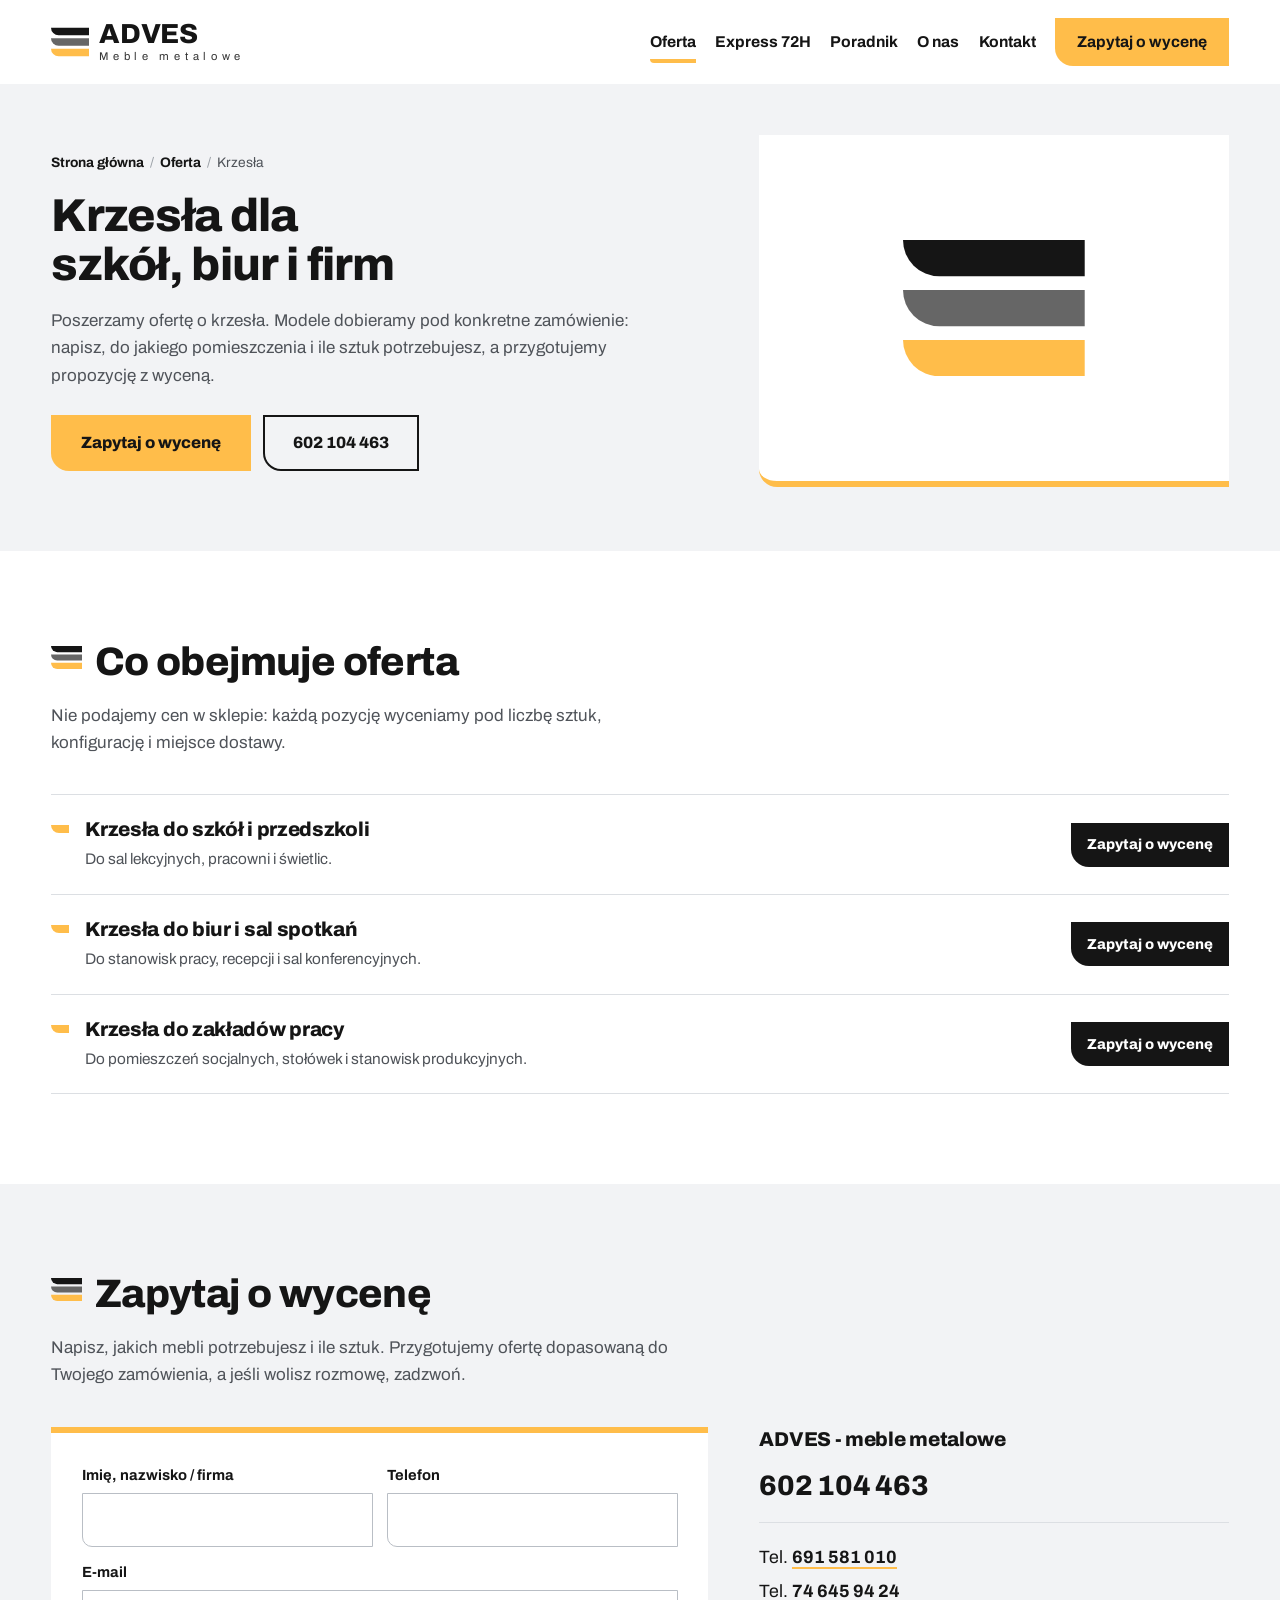
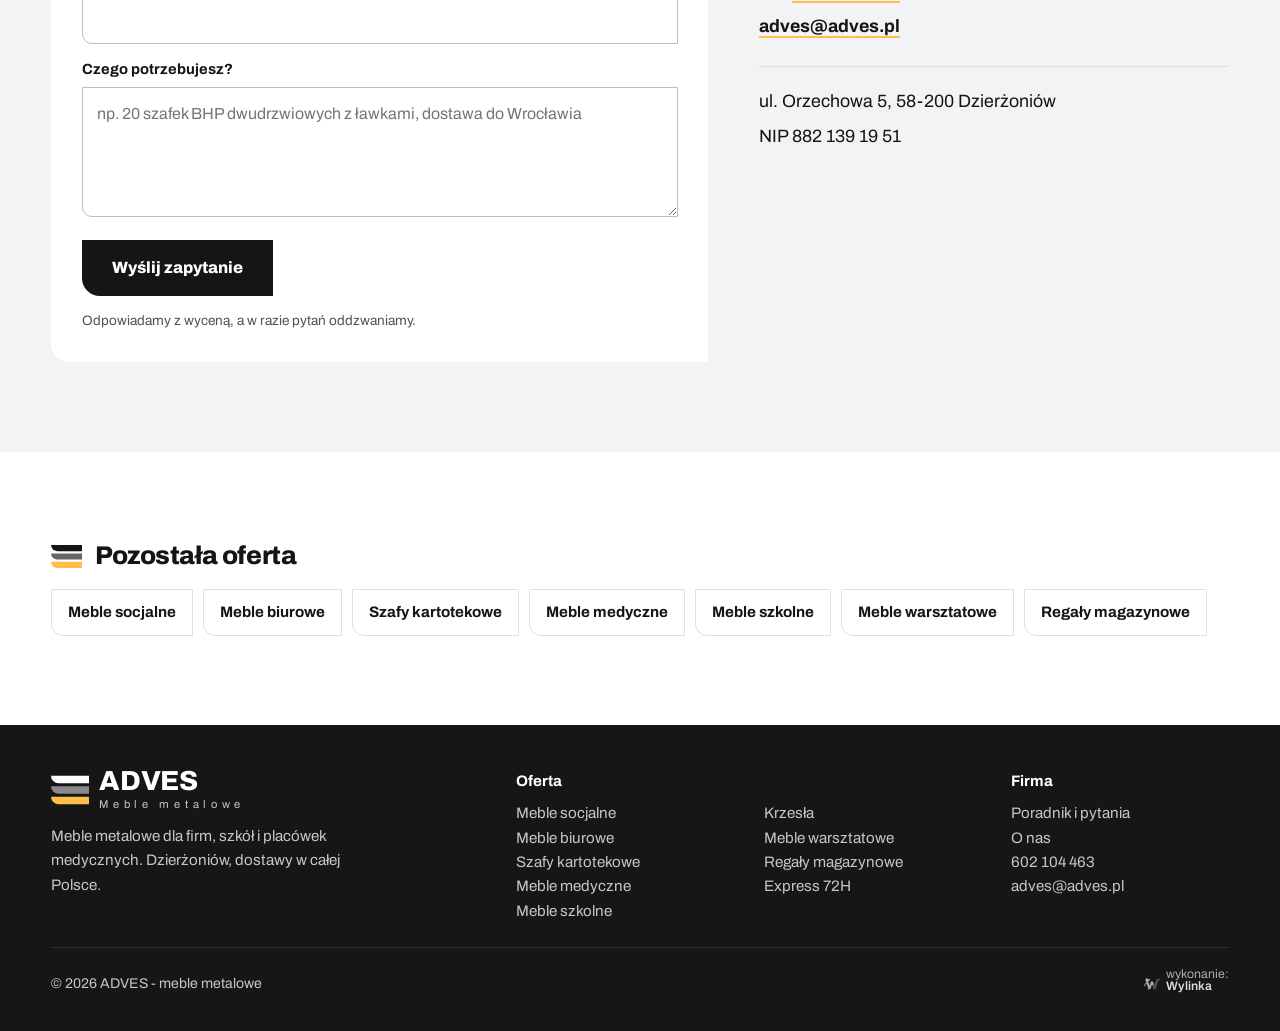
<file: krzesla/index.html>
<!doctype html>
<html lang="pl">
<head>
<meta charset="utf-8">
<meta name="viewport" content="width=device-width,initial-scale=1">
<meta name="robots" content="noindex,nofollow">
<title>Krzesła dla szkół, biur i firm na zapytanie | ADVES</title>
<meta name="description" content="Krzesła do szkół, biur i zakładów pracy dobierane pod zamówienie. Napisz, do jakiego pomieszczenia i ile sztuk potrzebujesz, a przygotujemy ofertę.">
<meta property="og:title" content="Krzesła dla szkół, biur i firm na zapytanie | ADVES">
<meta property="og:description" content="Krzesła do szkół, biur i zakładów pracy dobierane pod zamówienie. Napisz, do jakiego pomieszczenia i ile sztuk potrzebujesz, a przygotujemy ofertę.">
<meta property="og:type" content="website">
<meta property="og:locale" content="pl_PL">
<meta name="theme-color" content="#ffbd4a">
<link rel="icon" href="../img/favicon.svg" type="image/svg+xml">
<link rel="preload" as="font" type="font/woff2" href="../fonts/archivo-rdzen.woff2" crossorigin>
<style>
@font-face{font-family:"Archivo";font-style:normal;font-weight:400 800;font-display:swap;src:url(../fonts/archivo-rdzen.woff2) format("woff2");unicode-range:U+0020-007E,U+00A0,U+00A9,U+00AB,U+00B0,U+00B7,U+00BB,U+00D3,U+00D7,U+00F3,U+2013,U+2018-2019,U+201C-201E,U+2026}
@font-face{font-family:"Archivo";font-style:normal;font-weight:400 800;font-display:swap;src:url(../fonts/archivo-pl.woff2) format("woff2");unicode-range:U+0104-0107,U+0118-0119,U+0141-0144,U+015A-015B,U+0179-017C}
@font-face{font-family:"Archivo-fb";src:local("Arial");size-adjust:102%;ascent-override:90%;descent-override:22%;line-gap-override:0%}
:root{--amber:#ffbd4a;--amber2:#f2a81f;--ink:#151515;--grey:#666;--mut:#4f5359;--g:#f2f3f5;--line:#dcdfe3;--dark:#161616;--hh:64px;--w:min(calc(100vw - 32px),1760px);--r:0 0 0 18px}
@media (min-width:900px){:root{--hh:84px;--w:min(92vw,1760px)}}
*{box-sizing:border-box}
html{scroll-behavior:smooth;scroll-padding-top:var(--hh);-webkit-text-size-adjust:100%}
body{margin:0;font-family:Archivo,"Archivo-fb",system-ui,-apple-system,"Segoe UI",Roboto,sans-serif;font-size:clamp(16px,.22vw + 15px,19px);line-height:1.6;color:var(--ink);background:#fff;overflow-x:hidden}
img{display:block;max-width:100%;height:auto}
a{color:inherit}
h1,h2,h3{margin:0;font-weight:800;line-height:1.08;letter-spacing:-.015em}
h2{font-size:clamp(30px,3.1vw,60px)}
h3{font-size:clamp(20px,1.3vw,26px);line-height:1.2}
p{margin:0}
.wrap{width:var(--w);margin:0 auto}
.skip{position:absolute;left:-999px}.skip:focus{left:16px;top:8px;z-index:99;background:#fff;padding:8px 12px}
/* znak z logo: trzy belki (szuflady) */
.zn{display:flex;align-items:flex-start;gap:clamp(12px,1vw,20px)}
.zn::before{content:"";flex:none;width:clamp(30px,2.4vw,46px);aspect-ratio:40/30;margin-top:.12em;background:url("data:image/svg+xml,%3Csvg xmlns='http://www.w3.org/2000/svg' viewBox='0 0 40 30'%3E%3Cpath d='M0 0h40v8H8a8 8 0 0 1-8-8z' fill='%23151515'/%3E%3Cpath d='M0 11h40v8H8a8 8 0 0 1-8-8z' fill='%23666'/%3E%3Cpath d='M0 22h40v8H8a8 8 0 0 1-8-8z' fill='%23ffbd4a'/%3E%3C/svg%3E") no-repeat center/contain}
.ciem .zn::before{background-image:url("data:image/svg+xml,%3Csvg xmlns='http://www.w3.org/2000/svg' viewBox='0 0 40 30'%3E%3Cpath d='M0 0h40v8H8a8 8 0 0 1-8-8z' fill='%23fff'/%3E%3Cpath d='M0 11h40v8H8a8 8 0 0 1-8-8z' fill='%23a3a3a3'/%3E%3Cpath d='M0 22h40v8H8a8 8 0 0 1-8-8z' fill='%23ffbd4a'/%3E%3C/svg%3E")}
.pasy{height:21px;background:linear-gradient(var(--ink) 0 5px,transparent 5px 8px,var(--grey) 8px 13px,transparent 13px 16px,var(--amber) 16px 21px)}
.btn{display:inline-flex;align-items:center;justify-content:center;gap:10px;min-height:56px;padding:0 30px;background:var(--amber);color:var(--ink);font:800 1.02rem/1 Archivo,"Archivo-fb",Arial,sans-serif;text-decoration:none;border:0;border-radius:var(--r);cursor:pointer;-webkit-tap-highlight-color:transparent;transition:background .15s,transform .15s}
.btn:hover{background:var(--amber2)}
.btn:active{transform:translateY(1px)}
.btn.obw{background:transparent;color:#fff;box-shadow:inset 0 0 0 2px rgba(255,255,255,.85)}
.btn.obw:hover{background:rgba(255,255,255,.12)}
.btn.cz{background:var(--ink);color:#fff}.btn.cz:hover{background:#000}
.btn:focus-visible,.menu a:focus-visible,.karuzela button:focus-visible,a.lb:focus-visible{outline:3px solid #1f6feb;outline-offset:3px}
/* naglowek */
.top{position:sticky;top:0;z-index:50;height:var(--hh);background:#fff;transition:box-shadow .2s}
.top.sc{box-shadow:0 1px 0 var(--line),0 8px 22px rgba(0,0,0,.07)}
.top .wrap{height:100%;display:flex;align-items:center;justify-content:space-between;gap:18px}
.logo{display:flex;align-items:center;gap:10px;text-decoration:none;color:var(--ink)}
.logo svg{width:38px;height:30px;flex:none}
.logo b{display:block;font-weight:800;font-size:1.72rem;line-height:.9;letter-spacing:-.01em}
.logo small{display:block;font-size:.7rem;letter-spacing:.42em;margin-top:5px;color:#333;line-height:1}
.menu{display:flex;align-items:center;gap:clamp(14px,1.5vw,34px)}
.menu a{text-decoration:none;font-weight:700;font-size:.98rem;position:relative;padding:6px 0;color:var(--ink)}
.menu a:not(.btn).on::after,.menu a:not(.btn):not(.tel):hover::after{content:"";position:absolute;left:0;right:0;bottom:-2px;height:4px;background:var(--amber);border-radius:0 0 0 4px}
.menu .tel{white-space:nowrap}
.menu .btn{min-height:48px;padding:0 22px}
.burger{display:none}
@media (max-width:1320px){.menu .tel{display:none}}
@media (max-width:1100px){
  .menu{position:fixed;inset:var(--hh) 0 auto 0;background:#fff;flex-direction:column;align-items:stretch;gap:0;padding:6px 16px 22px;border-top:1px solid var(--line);box-shadow:0 18px 30px rgba(0,0,0,.14);transform:translateY(-8px);opacity:0;visibility:hidden;transition:.2s}
  .top.open .menu{transform:none;opacity:1;visibility:visible}
  .menu a{padding:15px 0;border-bottom:1px solid var(--line);font-size:1.08rem}
  .menu a.on::after,.menu a:hover::after{display:none}
  .menu a.on{color:#000;box-shadow:inset 5px 0 0 var(--amber);padding-left:14px}
  .menu .tel{display:block}
  .menu .btn{margin-top:16px;min-height:54px;border-bottom:0}
  .burger{display:flex;flex-direction:column;justify-content:center;gap:5px;width:48px;height:48px;padding:0 11px;background:var(--ink);border:0;border-radius:0 0 0 12px;cursor:pointer}
  .burger span{display:block;height:3px;background:#fff;border-radius:0 0 0 3px;transition:.2s}
  .burger span:nth-child(3){background:var(--amber)}
  .top.open .burger span:nth-child(1){transform:translateY(8px) rotate(45deg)}
  .top.open .burger span:nth-child(2){opacity:0}
  .top.open .burger span:nth-child(3){transform:translateY(-8px) rotate(-45deg);background:#fff}
}
/* hero: trzy drzwi szafek */
.hero{position:relative;display:flex;flex-direction:column;justify-content:flex-end;min-height:calc(100svh - var(--hh));color:#fff;background:var(--ink);isolation:isolate}
.drzwi{position:absolute;inset:0;display:grid;grid-template-columns:repeat(3,1fr);gap:4px;z-index:-2}
.drzwi img{width:100%;height:100%;object-fit:cover}
.hero::before{content:"";position:absolute;inset:0;z-index:-1;background:linear-gradient(180deg,rgba(10,10,10,.12) 0%,rgba(10,10,10,.5) 22%,rgba(10,10,10,.82) 50%,rgba(10,10,10,.92) 100%)}
.hero .wrap{padding:48px 0 34px}
.hero h1{font-size:clamp(34px,4.6vw,92px);max-width:14ch;text-wrap:balance}
.hero p{margin-top:16px;max-width:52ch;font-size:clamp(17px,1.05vw,21px);color:#eceff2}
.hero .akcje{display:flex;flex-wrap:wrap;gap:12px;margin-top:28px}
.hero .pasy{position:absolute;left:0;right:0;bottom:0;height:21px}
@media (min-width:900px){
  .hero{min-height:min(calc(100svh - var(--hh)),980px)}
  .hero .wrap{padding:80px 0 78px}
  .hero::before{background:linear-gradient(90deg,rgba(10,10,10,.86) 0%,rgba(10,10,10,.62) 38%,rgba(10,10,10,.12) 70%,rgba(10,10,10,0) 100%),linear-gradient(0deg,rgba(10,10,10,.45),rgba(10,10,10,0) 40%)}
}
@media (max-width:899px){.hero .akcje .btn{flex:1 1 auto}}
/* sekcje */
section{padding:clamp(64px,7vw,130px) 0}
.szary{background:var(--g)}
.ciem{background:var(--dark);color:#fff}
.lead{max-width:62ch;color:var(--mut);margin-top:18px;font-size:clamp(17px,1vw,20px)}
.ciem .lead{color:#c9ccd1}
.glowa{display:flex;justify-content:space-between;align-items:flex-end;gap:24px;flex-wrap:wrap;margin-bottom:clamp(30px,3vw,54px)}
/* kategorie */
.kat{display:grid;gap:clamp(14px,1.2vw,22px);grid-template-columns:repeat(2,1fr)}
@media (min-width:900px){.kat{grid-template-columns:repeat(4,1fr)}}
@media (min-width:1600px){.kat{grid-template-columns:repeat(8,1fr)}}
.kat article{background:#fff;border-radius:var(--r);overflow:hidden;display:flex;flex-direction:column;box-shadow:0 1px 0 var(--line)}
.kat .fot{position:relative;aspect-ratio:1;background:#fff;border-bottom:5px solid var(--amber)}
.kat .fot img{position:absolute;inset:8%;width:84%;height:84%;object-fit:contain}
.kat .tx{padding:16px 16px 20px}
.kat h3{font-size:clamp(17px,1.1vw,22px)}
.kat p{margin-top:8px;font-size:.88rem;color:var(--mut);line-height:1.45}
@media (max-width:420px){.kat .tx{padding:12px 12px 16px}.kat p{font-size:.82rem}}
/* karuzela */
.karuzela{position:relative}
.tor{display:grid;grid-auto-flow:column;grid-auto-columns:minmax(240px,78%);gap:16px;overflow-x:auto;scroll-snap-type:x mandatory;scrollbar-width:none;padding-bottom:4px;cursor:grab}
.tor::-webkit-scrollbar{display:none}
.tor.ciag{cursor:grabbing;scroll-snap-type:none}
.tor>*{scroll-snap-align:start}
@media (min-width:700px){.tor{grid-auto-columns:calc((100% - 32px)/3)}}
@media (min-width:1200px){.tor{grid-auto-columns:calc((100% - 64px)/5);gap:16px}}
.strz{display:flex;gap:10px}
.strz button{width:52px;height:52px;border:0;border-radius:0 0 0 14px;background:var(--amber);color:var(--ink);font:800 22px/1 Archivo,Arial,sans-serif;cursor:pointer}
.strz button:disabled{opacity:.35;cursor:default}
.karuzela.pelna .strz{display:none}
/* express */
.prod{background:#fff;color:var(--ink);border-radius:var(--r);overflow:hidden;display:flex;flex-direction:column;user-select:none}
.prod a.lb{position:relative;display:block;aspect-ratio:4/5;background:#fff}
.prod a.lb img{position:absolute;inset:7%;width:86%;height:86%;object-fit:contain;pointer-events:none}
.prod .tx{padding:16px 18px 20px;border-top:1px solid var(--line);flex:1}
.prod b{display:block;font-size:1.04rem;line-height:1.25}
.prod span{display:block;margin-top:6px;color:var(--mut);font-size:.92rem}
.prod .zn72{display:inline-block;margin-top:12px;padding:4px 10px;background:var(--amber);font-weight:800;font-size:.8rem;border-radius:0 0 0 8px}
.uwaga72{margin-top:30px;display:flex;flex-wrap:wrap;gap:16px 30px;align-items:center;color:#d6d9dd}
/* konfiguracja */
.konf{display:grid;gap:clamp(30px,4vw,80px);align-items:start}
@media (min-width:1000px){.konf{grid-template-columns:minmax(0,5fr) minmax(0,7fr)}}
.szafa{background:#fff;border:1px solid var(--line);border-radius:var(--r);display:flex;justify-content:center;padding:clamp(24px,3vw,56px);position:relative}
.szafa a{display:block}
.szafa img{height:min(70vh,720px);width:auto;max-width:100%;object-fit:contain}
.szafa figcaption{position:absolute;left:0;bottom:0;background:var(--ink);color:#fff;padding:10px 16px;font-weight:700;font-size:.9rem;border-radius:0 18px 0 0}
.spec{list-style:none;padding:0;margin:26px 0 0;display:grid;gap:0}
@media (min-width:700px){.spec{grid-template-columns:1fr 1fr;column-gap:34px}}
.spec li{position:relative;padding:14px 0 14px 32px;border-bottom:1px solid var(--line)}
.spec li::before{content:"";position:absolute;left:0;top:1.15em;width:18px;height:8px;background:var(--amber);border-radius:0 0 0 8px}
.dodatki{margin-top:clamp(30px,3vw,48px)}
.dodatki h3{margin-bottom:16px}
.dod{display:grid;grid-template-columns:repeat(3,1fr);gap:12px}
.dod a{display:block;background:#fff;border:1px solid var(--line);border-radius:var(--r);overflow:hidden;text-decoration:none}
.dod img{aspect-ratio:4/3;object-fit:contain;width:100%;padding:6%}
.dod span{display:block;padding:10px 12px;font-weight:700;font-size:.92rem;border-top:4px solid var(--amber)}
.dodatki p{margin-top:14px;color:var(--mut)}
/* dla kogo */
.kto{display:grid;gap:0;grid-template-columns:1fr}
@media (min-width:700px){.kto{grid-template-columns:repeat(2,1fr);gap:0 40px}}
@media (min-width:1200px){.kto{grid-template-columns:repeat(4,1fr)}}
.kto div{padding:24px 0;border-top:5px solid var(--ink)}
.kto div:nth-child(2){border-color:var(--grey)}.kto div:nth-child(3){border-color:var(--amber)}.kto div:nth-child(4){border-color:var(--ink)}
.kto p{margin-top:10px;color:var(--mut)}
.jak{margin-top:clamp(40px,4vw,70px);display:grid;gap:clamp(20px,3vw,60px);align-items:start}
@media (min-width:1000px){.jak{grid-template-columns:minmax(0,4fr) minmax(0,8fr)}}
.jak ul{list-style:none;margin:0;padding:0;display:grid;gap:0}
@media (min-width:700px){.jak ul{grid-template-columns:1fr 1fr;column-gap:34px}}
.jak li{position:relative;padding:14px 0 14px 32px;border-bottom:1px solid var(--line)}
.jak li::before{content:"";position:absolute;left:0;top:1.15em;width:18px;height:8px;background:var(--ink);border-radius:0 0 0 8px}
.jak li b{display:block}
/* o nas */
.onas{display:grid;gap:clamp(30px,4vw,80px);align-items:center}
@media (min-width:1000px){.onas{grid-template-columns:minmax(0,6fr) minmax(0,6fr)}}
.onas figure{margin:0;position:relative}
.onas figure a{display:block;border-radius:var(--r);overflow:hidden}
.onas figure img{width:100%;aspect-ratio:16/9;object-fit:cover}
.onas figcaption{margin-top:12px;color:var(--mut);font-size:.95rem}
.onas .txt p+p{margin-top:16px}
.onas .txt p{color:#33373c}
/* kontakt */
.kont{display:grid;gap:clamp(30px,4vw,80px);align-items:start}
@media (min-width:1000px){.kont{grid-template-columns:minmax(0,7fr) minmax(0,5fr)}}
form.pokaz{display:grid;gap:14px;background:#fff;padding:clamp(20px,2.4vw,40px);border-radius:var(--r);border-top:6px solid var(--amber)}
@media (min-width:700px){form.pokaz{grid-template-columns:1fr 1fr}.pole.cale,form.pokaz .btn,form.pokaz .info,form.pokaz .msg{grid-column:1/-1}}
.pole label{display:block;font-weight:700;font-size:.92rem;margin-bottom:6px}
.pole input,.pole textarea,.pole select{width:100%;font:inherit;font-size:16px;padding:13px 14px;border:1.5px solid #b9bec5;border-radius:0 0 0 10px;background:#fff;color:var(--ink)}
.pole textarea{min-height:130px;resize:vertical}
.pole input:focus,.pole textarea:focus,.pole select:focus{outline:3px solid var(--amber);outline-offset:0;border-color:var(--ink)}
form.pokaz .btn{justify-self:start}
form.pokaz .info{font-size:.85rem;color:var(--mut)}
.msg{padding:14px 16px;background:var(--ink);color:#fff;border-radius:0 0 0 12px}
.dane h3{margin-bottom:12px}
.dane p{margin-bottom:6px}
.dane a{font-weight:700;text-decoration:none;border-bottom:2px solid var(--amber)}
.dane .tel-duzy{display:block;font-size:clamp(26px,2.2vw,40px);font-weight:800;border:0;margin:8px 0 14px;letter-spacing:-.01em}
.dane .blok{padding:20px 0;border-top:1px solid var(--line)}
/* stopka */
footer{background:var(--dark);color:#c3c6cb;padding:44px 0 30px;font-size:.95rem}
footer .wrap{display:grid;grid-template-columns:1fr 1fr;gap:24px 30px}
@media (min-width:900px){footer .wrap{grid-template-columns:2fr 1fr 1fr 1fr}}
footer b{color:#fff;display:block;margin-bottom:8px}
footer .wrap>div:first-child{grid-column:1/-1}
@media (min-width:900px){footer .wrap>div:first-child{grid-column:auto}}
footer a{text-decoration:none}
footer a:hover{color:#fff}
footer .dol{grid-column:1/-1;display:flex;flex-wrap:wrap;gap:12px 24px;justify-content:space-between;align-items:center;border-top:1px solid #2e2f31;padding-top:20px;font-size:.88rem}
footer .logo{color:#fff}
footer .logo small{color:#c3c6cb}

.wylinka-badge{display:inline-flex;align-items:center;gap:.4em;color:inherit;text-decoration:none;font-size:.875em;line-height:1;opacity:.85}
.wylinka-badge:hover,.wylinka-badge:focus-visible{opacity:1}
.wylinka-badge:focus-visible{outline:2px solid currentColor;outline-offset:3px;border-radius:2px}
.wylinka-badge svg{width:18px;height:18px;flex:none;overflow:visible}
.wylinka-badge b{font-weight:600}
.wylinka-badge .wy-old{opacity:.45;transform-origin:40px 30px;transition:transform .32s cubic-bezier(.3,.7,.4,1),opacity .32s ease-out}
.wylinka-badge .wy-pod{opacity:0;transition:opacity .2s ease-out .08s}
.wylinka-badge:hover .wy-old,.wylinka-badge:focus-visible .wy-old{transform:translate(9px,7px) rotate(9deg);opacity:0}
.wylinka-badge:hover .wy-pod,.wylinka-badge:focus-visible .wy-pod{opacity:1}
@media (prefers-reduced-motion:reduce){.wylinka-badge .wy-old,.wylinka-badge .wy-pod{transition:none}.wylinka-badge:hover .wy-old,.wylinka-badge:focus-visible .wy-old{transform:none;opacity:.45}.wylinka-badge:hover .wy-pod,.wylinka-badge:focus-visible .wy-pod{opacity:0}}


/* lightbox */
#lb{border:0;padding:0;max-width:none;max-height:none;width:100vw;height:100dvh;background:rgba(12,12,12,.94);color:#fff}
#lb::backdrop{background:rgba(0,0,0,.6)}
#lb .lb-in{position:absolute;inset:60px 16px 70px;display:flex;align-items:center;justify-content:center}
#lb img{max-width:100%;max-height:100%;object-fit:contain;background:#fff}
#lb p{position:absolute;left:16px;right:16px;bottom:22px;text-align:center}
#lb button{position:absolute;width:52px;height:52px;border:0;border-radius:0 0 0 14px;background:var(--amber);color:var(--ink);font:800 24px/1 Archivo,Arial,sans-serif;cursor:pointer}
.lb-x{top:10px;right:12px}.lb-p{left:12px;top:50%}.lb-n{right:12px;top:50%}
body.lb-on{overflow:hidden}
@media (prefers-reduced-motion:reduce){html{scroll-behavior:auto}*{transition:none!important}}
/* v2: hero z jednym glownym zdjeciem, katalog B2B, podstrony */
.drzwi{grid-template-columns:1fr}
.drzwi .d1{display:none}
.drzwi .d2{object-position:50% 50%}
@media (min-width:900px){.drzwi{grid-template-columns:1fr 1fr}.drzwi .d1{display:block}}
.kat .karta{background:#fff;border-radius:var(--r);overflow:hidden;display:flex;flex-direction:column;box-shadow:0 1px 0 var(--line);text-decoration:none;color:inherit;position:relative;transition:box-shadow .2s,transform .2s}
.kat .karta:hover{box-shadow:0 0 0 2px var(--ink);transform:translateY(-2px)}
.kat .karta:focus-visible{outline:3px solid #1f6feb;outline-offset:3px}
.kat .fot.znak{display:flex;align-items:center;justify-content:center}
.kat .fot.znak svg{width:46%;height:auto}
.nowe{position:absolute;left:0;top:0;z-index:2;background:var(--ink);color:#fff;font-weight:800;font-size:.74rem;padding:6px 10px;border-radius:0 0 18px 0;line-height:1}
.kat .dalej{display:block;margin-top:10px;font-weight:800;font-size:.86rem}
.kat .dalej::after{content:" \2192"}
.takze{margin-top:22px;color:var(--mut);font-size:.95rem}
.takze a{font-weight:700;color:var(--ink);text-decoration:none;border-bottom:2px solid var(--amber)}
.btn.mini{min-height:44px;padding:0 16px;font-size:.9rem}
.prod .btn.mini{margin-top:14px;width:100%}
.prod .zn72{margin-right:8px}
/* poradnik na glownej */
.porady{display:grid;gap:clamp(14px,1.4vw,26px);grid-template-columns:1fr}
@media (min-width:800px){.porady{grid-template-columns:repeat(3,1fr)}}
.porada{display:flex;flex-direction:column;background:#fff;border:1px solid var(--line);border-radius:var(--r);overflow:hidden;text-decoration:none;color:inherit;transition:box-shadow .2s}
.porada:hover{box-shadow:0 0 0 2px var(--ink)}
.porada .fot{position:relative;aspect-ratio:16/9;background:#fff;border-bottom:5px solid var(--amber)}
.porada .fot img{position:absolute;inset:8%;width:84%;height:84%;object-fit:contain}
.porada .tx{padding:18px 20px 22px;display:flex;flex-direction:column;gap:8px;flex:1}
.porada p{color:var(--mut);font-size:.95rem}
.porada .dalej{margin-top:auto;font-weight:800;font-size:.92rem}
.porada .dalej::after{content:" \2192"}
.szary .porada{border-color:transparent}
.link-wiecej{display:inline-block;margin-top:26px;font-weight:800;text-decoration:none;border-bottom:3px solid var(--amber)}
/* naglowek podstrony */
.ph{background:var(--g);padding:clamp(28px,4vw,70px) 0 clamp(40px,5vw,90px)}
.ph .wrap{display:grid;gap:clamp(24px,4vw,70px);align-items:center}
@media (min-width:900px){.ph .wrap{grid-template-columns:minmax(0,7fr) minmax(0,5fr)}}
.ph h1{font-size:clamp(32px,3.6vw,68px);max-width:20ch;text-wrap:balance}
.ph .lead{margin-top:16px}
.ph .akcje{display:flex;flex-wrap:wrap;gap:12px;margin-top:26px}
.ph .btn.obw{color:var(--ink);box-shadow:inset 0 0 0 2px var(--ink)}
.ph .btn.obw:hover{background:#fff}
.ph figure{margin:0;background:#fff;border-radius:var(--r);border-bottom:6px solid var(--amber);display:flex;align-items:center;justify-content:center;aspect-ratio:4/3;padding:6%}
.ph figure img{max-height:100%;width:auto;object-fit:contain}
.ph figure svg{width:44%;height:auto}
@media (max-width:899px){.ph figure{aspect-ratio:16/9}}
.okr{font-size:.86rem;color:var(--mut);margin-bottom:18px;display:flex;flex-wrap:wrap;gap:6px}
.okr a{color:var(--ink);font-weight:700;text-decoration:none}
.okr a:hover{text-decoration:underline}
.okr span[aria-hidden]{color:#9aa0a6}
/* lista podkategorii i produktow */
.lista{border-bottom:1px solid var(--line)}
.wiersz{display:grid;gap:10px 30px;padding:22px 0 22px 34px;border-top:1px solid var(--line);position:relative;align-items:center}
.wiersz::before{content:"";position:absolute;left:0;top:30px;width:18px;height:8px;background:var(--amber);border-radius:0 0 0 8px}
@media (min-width:800px){.wiersz{grid-template-columns:minmax(0,1fr) auto}}
.wiersz p{color:var(--mut);margin-top:6px;font-size:.96rem}
.wiersz .btn{justify-self:start}
.grupa+.grupa{margin-top:clamp(36px,4vw,64px)}
.grupa>h2{font-size:clamp(24px,2vw,36px);margin-bottom:16px}
.tab{width:100%;border-collapse:collapse}
.tab th{text-align:left;font-size:.82rem;color:var(--mut);font-weight:700;padding:0 12px 10px 0;border-bottom:2px solid var(--ink)}
.tab td{padding:14px 12px 14px 0;border-bottom:1px solid var(--line);vertical-align:middle}
.tab td:last-child{text-align:right;padding-right:0}
.tab .kod{font-weight:800;white-space:nowrap}
.tab .zn72{display:inline-block;margin-left:8px;padding:3px 8px;background:var(--amber);font-weight:800;font-size:.74rem;border-radius:0 0 0 8px;vertical-align:middle;font-style:normal}
@media (max-width:699px){
  .tab thead{display:none}
  .tab tr{display:grid;grid-template-columns:1fr auto;gap:4px 12px;padding:14px 0;border-bottom:1px solid var(--line)}
  .tab td{border:0;padding:0}
  .tab td:nth-child(1){grid-column:1/-1}
  .tab td:nth-child(2){color:var(--mut);font-size:.92rem;align-self:center}
}
.uwaga{margin-top:22px;color:var(--mut);font-size:.95rem;max-width:70ch}
.pokrewne{display:flex;flex-wrap:wrap;gap:10px}
.pokrewne a{display:inline-block;padding:10px 16px;background:#fff;border:1px solid var(--line);border-radius:0 0 0 12px;text-decoration:none;font-weight:700;font-size:.95rem}
.pokrewne a:hover{border-color:var(--ink)}
/* artykul */
.art{display:grid;gap:clamp(30px,4vw,80px);align-items:start}
@media (min-width:1000px){.art{grid-template-columns:minmax(0,8fr) minmax(0,4fr)}}
.tresc{max-width:72ch}
.tresc h2{font-size:clamp(23px,1.8vw,32px);margin:clamp(30px,3vw,46px) 0 12px}
.tresc p{color:#2b2e33}
.tresc p+p{margin-top:14px}
.tresc ul{list-style:none;padding:0;margin:14px 0 0}
.tresc li{position:relative;padding:6px 0 6px 30px}
.tresc li::before{content:"";position:absolute;left:0;top:.95em;width:16px;height:7px;background:var(--amber);border-radius:0 0 0 7px}
.tresc .wstep{font-size:clamp(18px,1.15vw,22px);color:var(--ink)}
.meta{font-size:.9rem;color:var(--mut);margin-top:14px}
.boks{position:sticky;top:calc(var(--hh) + 20px);background:var(--dark);color:#fff;padding:clamp(22px,2vw,34px);border-radius:var(--r)}
.boks h2{font-size:clamp(22px,1.6vw,28px)}
.boks p{color:#c9ccd1;margin:12px 0 20px}
.boks .btn{width:100%}
.boks .tel-b{display:block;margin-top:14px;font-weight:800;font-size:1.3rem;text-decoration:none;text-align:center}
/* FAQ */
.faq{border-bottom:1px solid var(--line);max-width:900px}
.faq details{border-top:1px solid var(--line)}
.faq summary{list-style:none;cursor:pointer;padding:20px 48px 20px 0;font-weight:800;font-size:clamp(17px,1.15vw,21px);position:relative}
.faq summary::-webkit-details-marker{display:none}
.faq summary::after{content:"";position:absolute;right:6px;top:50%;width:18px;height:8px;margin-top:-4px;background:var(--amber);border-radius:0 0 0 8px;transition:transform .2s}
.faq details[open] summary::after{transform:rotate(90deg)}
.faq details p{padding:0 0 22px;color:#33373c;max-width:70ch}
section.bez-gory{padding-top:0}
section:not(.szary)>.wrap>.kont form.pokaz{box-shadow:0 0 0 1px var(--line)}
@media (max-width:899px){.ph figure.znak{display:none}}

</style>
<script type="application/ld+json">{"@context": "https://schema.org", "@type": "LocalBusiness", "@id": "https://adves.pl/#firma", "name": "ADVES - meble metalowe", "url": "https://adves.pl/", "telephone": "+48602104463", "email": "adves@adves.pl", "foundingDate": "2018", "taxID": "8821391951", "logo": "https://adves.pl/logo.png", "address": {"@type": "PostalAddress", "streetAddress": "ul. Orzechowa 5", "postalCode": "58-200", "addressLocality": "Dzierżoniów", "addressCountry": "PL"}, "areaServed": "PL", "description": "Metalowe szafy BHP, aktowe i kartotekowe, meble szkolne, medyczne i warsztatowe, regały magazynowe. Wycena na zapytanie, dostawa w całej Polsce."}</script>
<script type="application/ld+json">{"@context": "https://schema.org", "@type": "BreadcrumbList", "itemListElement": [{"@type": "ListItem", "position": 1, "name": "Strona główna", "item": "https://disaster26.github.io/adves-koncepcja/"}, {"@type": "ListItem", "position": 2, "name": "Oferta", "item": "https://disaster26.github.io/adves-koncepcja/#oferta"}, {"@type": "ListItem", "position": 3, "name": "Krzesła", "item": "https://disaster26.github.io/adves-koncepcja/krzesla/"}]}</script>
<script type="application/ld+json">{"@context": "https://schema.org", "@type": "CollectionPage", "name": "Krzesła dla szkół, biur i firm", "description": "Krzesła do szkół, biur i zakładów pracy dobierane pod zamówienie. Napisz, do jakiego pomieszczenia i ile sztuk potrzebujesz, a przygotujemy ofertę.", "url": "https://disaster26.github.io/adves-koncepcja/krzesla/", "about": ["Krzesła do szkół i przedszkoli", "Krzesła do biur i sal spotkań", "Krzesła do zakładów pracy"]}</script>
</head>
<body>
<a class="skip" href="#tresc">Przejdź do treści</a>
<header class="top">
  <div class="wrap">
    <a class="logo" href="../">
      <svg viewBox="0 0 40 30" aria-hidden="true"><path d="M0 0h40v8H8a8 8 0 0 1-8-8z" fill="currentColor"/><path d="M0 11h40v8H8a8 8 0 0 1-8-8z" fill="#666"/><path d="M0 22h40v8H8a8 8 0 0 1-8-8z" fill="#ffbd4a"/></svg>
      <span><b>ADVES</b><small>Meble metalowe</small></span>
    </a>
    <nav class="menu" aria-label="Menu główne">
      <a href="../#oferta" class="on">Oferta</a>
      <a href="../#express">Express 72H</a>
      <a href="../poradnik/">Poradnik</a>
      <a href="../#o-nas">O nas</a>
      <a href="#kontakt">Kontakt</a>
      <a class="tel" href="tel:+48602104463">602 104 463</a>
      <a class="btn" href="#kontakt">Zapytaj o wycenę</a>
    </nav>
    <button class="burger" type="button" aria-label="Otwórz menu" aria-expanded="false"><span></span><span></span><span></span></button>
  </div>
</header>

<main id="tresc">
<section class="ph">
  <div class="wrap">
    <div>
      <nav class="okr" aria-label="Okruszki"><a href="../">Strona główna</a><span aria-hidden="true">/</span><a href="../#oferta">Oferta</a><span aria-hidden="true">/</span><span>Krzesła</span></nav>
      <h1>Krzesła dla szkół, biur i firm</h1>
      <p class="lead">Poszerzamy ofertę o krzesła. Modele dobieramy pod konkretne zamówienie: napisz, do jakiego pomieszczenia i ile sztuk potrzebujesz, a przygotujemy propozycję z wyceną.</p>
      <div class="akcje"><a class="btn" href="#kontakt" data-zapytaj="Krzesła">Zapytaj o wycenę</a><a class="btn obw" href="tel:+48602104463">602 104 463</a></div>
    </div>
    <figure class="znak"><svg viewBox="0 0 40 30" aria-hidden="true"><path d="M0 0h40v8H8a8 8 0 0 1-8-8z" fill="#151515"/><path d="M0 11h40v8H8a8 8 0 0 1-8-8z" fill="#666"/><path d="M0 22h40v8H8a8 8 0 0 1-8-8z" fill="#ffbd4a"/></svg></figure>
  </div>
</section>
<section>
  <div class="wrap">
    <div class="glowa"><div><h2 class="zn">Co obejmuje oferta</h2><p class="lead">Nie podajemy cen w sklepie: każdą pozycję wyceniamy pod liczbę sztuk, konfigurację i miejsce dostawy.</p></div></div>
    <div class="lista">
<div class="wiersz"><div><h3>Krzesła do szkół i przedszkoli</h3><p>Do sal lekcyjnych, pracowni i świetlic.</p></div><a class="btn mini cz" href="#kontakt" data-zapytaj="Krzesła do szkół i przedszkoli">Zapytaj o wycenę</a></div>
<div class="wiersz"><div><h3>Krzesła do biur i sal spotkań</h3><p>Do stanowisk pracy, recepcji i sal konferencyjnych.</p></div><a class="btn mini cz" href="#kontakt" data-zapytaj="Krzesła do biur i sal spotkań">Zapytaj o wycenę</a></div>
<div class="wiersz"><div><h3>Krzesła do zakładów pracy</h3><p>Do pomieszczeń socjalnych, stołówek i stanowisk produkcyjnych.</p></div><a class="btn mini cz" href="#kontakt" data-zapytaj="Krzesła do zakładów pracy">Zapytaj o wycenę</a></div>
    </div>
    
  </div>
</section>
<section id="kontakt" class="szary">
  <div class="wrap">
    <div class="glowa"><div><h2 class="zn">Zapytaj o wycenę</h2><p class="lead">Napisz, jakich mebli potrzebujesz i ile sztuk. Przygotujemy ofertę dopasowaną do Twojego zamówienia, a jeśli wolisz rozmowę, zadzwoń.</p></div></div>
    <div class="kont">
      <form class="pokaz" novalidate>
        <div class="pole"><label for="f-im">Imię, nazwisko / firma</label><input id="f-im" name="imie" autocomplete="name" required></div>
        <div class="pole"><label for="f-tel">Telefon</label><input id="f-tel" name="tel" type="tel" autocomplete="tel"></div>
        <div class="pole cale"><label for="f-em">E-mail</label><input id="f-em" name="email" type="email" autocomplete="email" required></div>
        <div class="pole cale"><label for="f-wi">Czego potrzebujesz?</label><textarea id="f-wi" name="wiadomosc" required placeholder="np. 20 szafek BHP dwudrzwiowych z ławkami, dostawa do Wrocławia"></textarea></div>
        <button class="btn cz" type="submit">Wyślij zapytanie</button>
        <p class="info">Odpowiadamy z wyceną, a w razie pytań oddzwaniamy.</p>
        <p class="msg" hidden tabindex="-1">To jest podgląd strony - na docelowej stronie formularz wyśle zapytanie do ADVES.</p>
      </form>
      <div class="dane">
        <h3>ADVES - meble metalowe</h3>
        <a class="tel-duzy" href="tel:+48602104463">602 104 463</a>
        <div class="blok">
          <p>Tel. <a href="tel:+48691581010">691 581 010</a></p>
          <p>Tel. <a href="tel:+48746459424">74 645 94 24</a></p>
          <p><a href="mailto:adves@adves.pl">adves@adves.pl</a></p>
        </div>
        <div class="blok">
          <p>ul. Orzechowa 5, 58-200 Dzierżoniów</p>
          <p>NIP 882 139 19 51</p>
        </div>
      </div>
    </div>
  </div>
</section>
<section>
  <div class="wrap">
    <h2 class="zn" style="font-size:clamp(24px,2vw,36px);margin-bottom:20px">Pozostała oferta</h2>
    <div class="pokrewne"><a href="../meble-socjalne/">Meble socjalne</a><a href="../meble-biurowe/">Meble biurowe</a><a href="../szafy-kartotekowe/">Szafy kartotekowe</a><a href="../meble-medyczne/">Meble medyczne</a><a href="../meble-szkolne/">Meble szkolne</a><a href="../meble-warsztatowe/">Meble warsztatowe</a><a href="../regaly-magazynowe/">Regały magazynowe</a></div>
  </div>
</section>
</main>
<footer>
  <div class="wrap">
    <div>
      <a class="logo" href="../"><svg viewBox="0 0 40 30" aria-hidden="true" width="38" height="30"><path d="M0 0h40v8H8a8 8 0 0 1-8-8z" fill="#fff"/><path d="M0 11h40v8H8a8 8 0 0 1-8-8z" fill="#8a8a8a"/><path d="M0 22h40v8H8a8 8 0 0 1-8-8z" fill="#ffbd4a"/></svg><span><b style="margin:0">ADVES</b><small>Meble metalowe</small></span></a>
      <p style="margin-top:14px;max-width:36ch">Meble metalowe dla firm, szkół i placówek medycznych. Dzierżoniów, dostawy w całej Polsce.</p>
    </div>
    <div><b>Oferta</b><a href="../meble-socjalne/">Meble socjalne</a><br><a href="../meble-biurowe/">Meble biurowe</a><br><a href="../szafy-kartotekowe/">Szafy kartotekowe</a><br><a href="../meble-medyczne/">Meble medyczne</a><br><a href="../meble-szkolne/">Meble szkolne</a></div>
    <div><b>&nbsp;</b><a href="../krzesla/">Krzesła</a><br><a href="../meble-warsztatowe/">Meble warsztatowe</a><br><a href="../regaly-magazynowe/">Regały magazynowe</a><br><a href="../#express">Express 72H</a></div>
    <div><b>Firma</b><a href="../poradnik/">Poradnik i pytania</a><br><a href="../#o-nas">O nas</a><br><a href="tel:+48602104463">602 104 463</a><br><a href="mailto:adves@adves.pl">adves@adves.pl</a></div>
    <div class="dol"><span>© <span class="rok">2026</span> ADVES - meble metalowe</span><a class="wylinka-badge" href="https://wylinka.pl/?utm_source=adves.pl&amp;utm_medium=stopka&amp;utm_campaign=wykonanie" rel="noopener" title="Strona wykonana przez Wylinka"><svg viewBox="0 0 64 64" aria-hidden="true" focusable="false" fill="currentColor"><path d="M9.8 22.8l-1.2-7.9 2.2-3.7 15.5 4.6-.5 1.5-7.2 5.5 4.7 15.6 5-15.6 7 0 4.1 12.7-4.2-.9-2.6 1.8-.8-2.2-5.3 15.6-4.3 0 .4 .2-2.1 2.8-1.3-1.1 1.1-1.4-3.1 .2-.1-1.7 2.2-.1-5.7-16.5-4.8 .6-.8 3.1 0 .5-.3 .5 .8 2.2-1.6 .5-.4-1.3-.8 1.6-1.5-.8 .8-1.6-1.4 .6-.6-1.6 2.3-.8 .2-.4 1.3-4.8 5.9-.8-2.4-6.9zM15.2 13.7l-.1-.4-.4 .8-.1 .8 .1 1 .1 .4 .3 .7 .3-.9 .1-.7 0-.8z"/><path class="wy-pod" d="M37.1 49.8l-4.5-13.3 2.6-1.8 4.2 .9 .9 2.8 3-9.7 0-.5 .1-.8 3.2-8.4 .5-1 .6-1 .9-1.1 1.3-1 1.1-.7 1.4-.5 1.4-.3 .7 0 .9 0 1.2 .3 1.4 .6 .8 .5 .7 .7 .6 .7 .5 .9 .3 .9 .1 .9 0 .8-.2 .9-.5 .9-.5 .6-.7 .5-.7 .3-.1-.1 0-.1 .5-.5 .3-.7 .2-.5 0-.6-.1-.6-.3-.7-.4-.5-.4-.4-.5-.3-.6-.3-.7 0-.7 .1-.6 .1-.5 .4-.5 .5-.3 .5-.2 .7-.1 1.5-1.4 5.1-.8 3.3-.3 .7-.5 .7-6 17.5 1.9 .1-.1 1.7-3.1-.2 1.1 1.4-1.3 1.1-2.1-2.8 .4-.2z"/><path class="wy-old" d="M40.8 50l.4-.2-4.1 0-4.2-12.5 2.5-1.7 4.3 .9 .6 1.9 .6-1.6 0-.3 2.4-7.8 0-.5 .1-.8 3.2-8.4 .4-.8 .6-.9 .9-1.2 .9-.9 1.3-.8 1.4-.6 1.2-.3 1.4-.1 1.3 .1 .6 .2 .8 .3 1.1 .6 .9 .7 .7 .9 .5 .9 .3 .9 .1 1.1-.1 .9-.3 .9-.4 .7-.6 .7-.6 .4-.6 .2-.1-.1 0-.1 .5-.5 .3-.7 .2-.5 0-.5-.1-.6-.2-.6-.3-.5-.4-.5-.5-.3-.6-.3-.7-.1-.6 0-.6 .1-.6 .3-.6 .5-.3 .4-.2 .5-.1 .5-.1 1.5-1.4 5.1-.8 3.3-.3 .7-.5 .7-6 17.5 1.9 .1-.1 1.7-3.1-.2 1.1 1.4-1.3 1.1zM49.6 17.1l.6 1.7-1.5 1.9 .4 .4 1.8-2.1-.7-2.1zM48.1 28.3l.5 1.8-1.7 1.8 .4 .4 1.9-2-.6-2.2zM37.9 41.7l1.7-1.5-.4-.4-1.7 1.4zM42.6 38.7l-1.5 2.8 1.1 2-1.3 2.6 .5 .2 1.5-2.8-1.1-2 1.4-2.5z"/></svg><span>wykonanie: <b>Wylinka</b></span></a>
</div>
  </div>
</footer>
<dialog id="lb" aria-label="Podgląd zdjęcia">
  <div class="lb-in"><img alt=""></div>
  <p></p>
  <button class="lb-x" type="button" aria-label="Zamknij">&#215;</button>
  <button class="lb-p" type="button" aria-label="Poprzednie zdjęcie">&#8592;</button>
  <button class="lb-n" type="button" aria-label="Następne zdjęcie">&#8594;</button>
</dialog>
<script src="../app.js" defer></script>
</body>
</html>
</file>
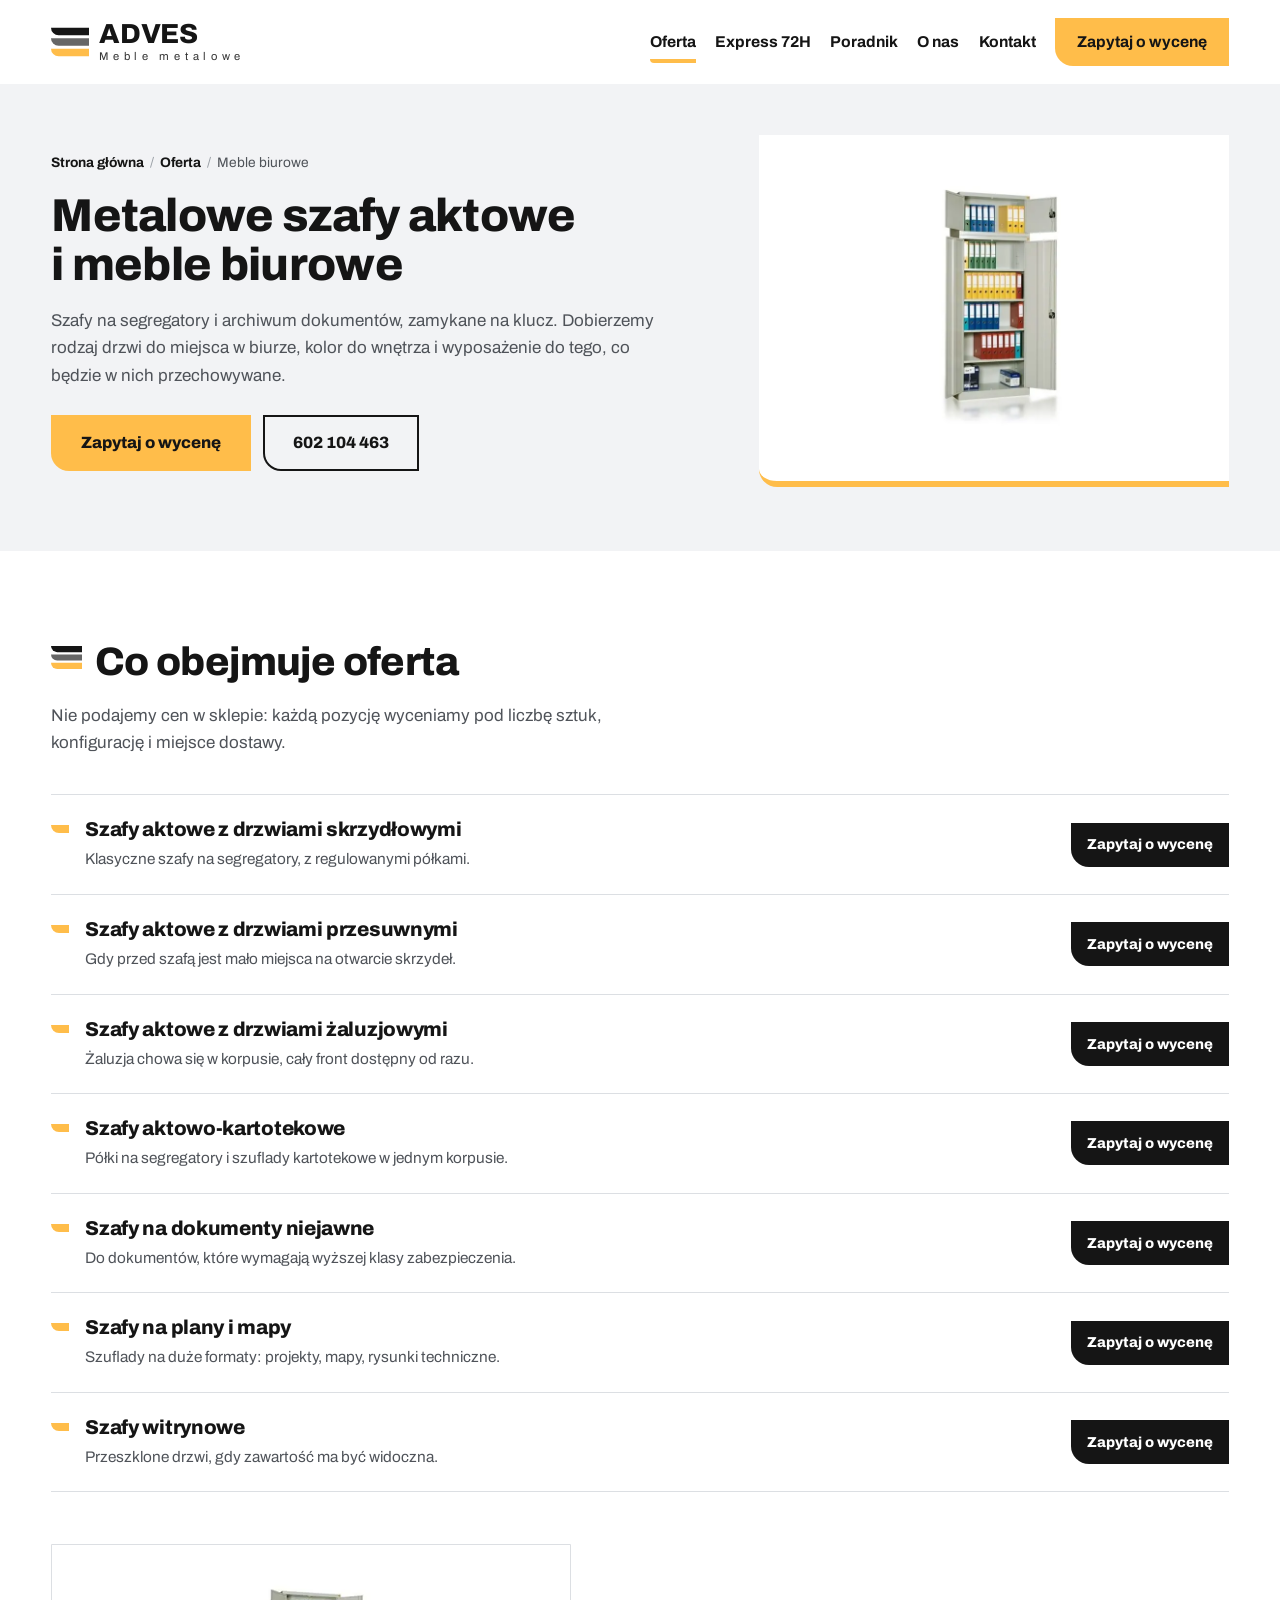
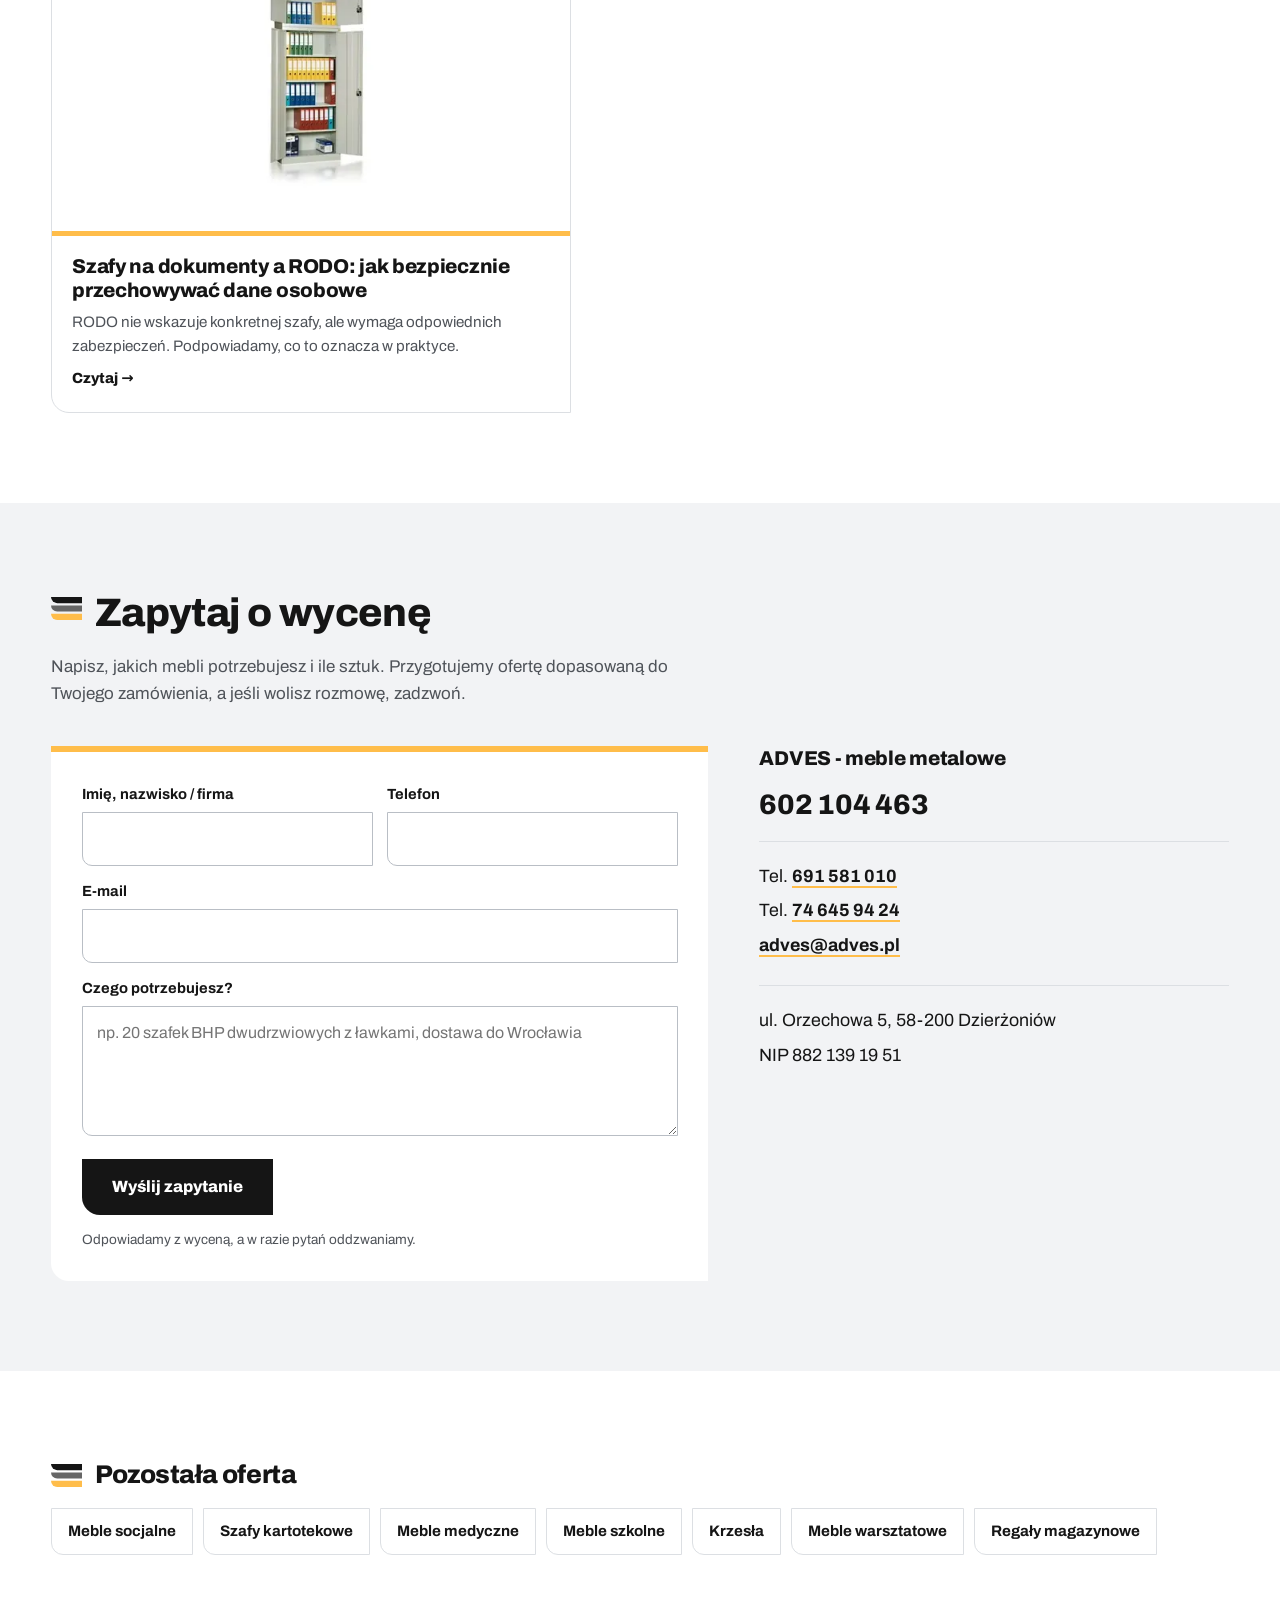
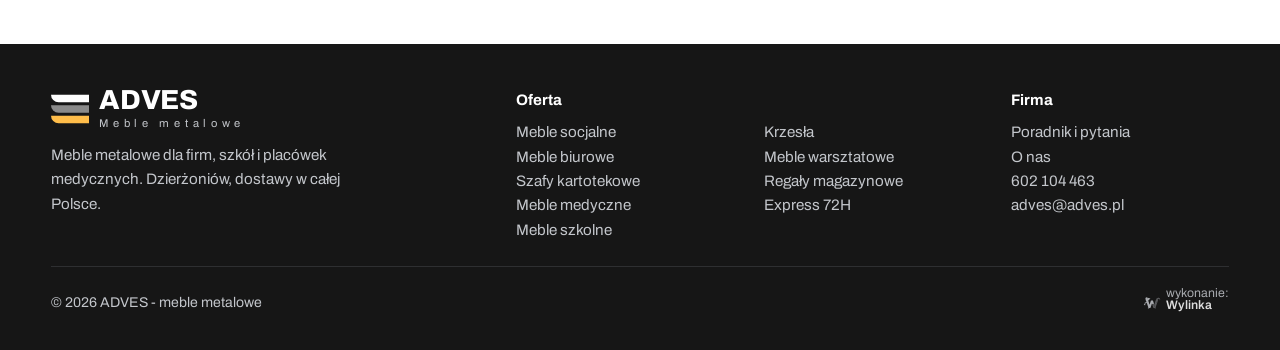
<file: meble-biurowe/index.html>
<!doctype html>
<html lang="pl">
<head>
<meta charset="utf-8">
<meta name="viewport" content="width=device-width,initial-scale=1">
<meta name="robots" content="noindex,nofollow">
<title>Metalowe szafy aktowe i biurowe, szafy RODO | ADVES</title>
<meta name="description" content="Metalowe szafy aktowe z drzwiami skrzydłowymi, przesuwnymi i żaluzjowymi, szafy na dokumenty niejawne, na plany i mapy. Wycena pod zamówienie, dostawa w całej Polsce.">
<meta property="og:title" content="Metalowe szafy aktowe i biurowe, szafy RODO | ADVES">
<meta property="og:description" content="Metalowe szafy aktowe z drzwiami skrzydłowymi, przesuwnymi i żaluzjowymi, szafy na dokumenty niejawne, na plany i mapy. Wycena pod zamówienie, dostawa w całej Polsce.">
<meta property="og:type" content="website">
<meta property="og:locale" content="pl_PL">
<meta name="theme-color" content="#ffbd4a">
<link rel="icon" href="../img/favicon.svg" type="image/svg+xml">
<link rel="preload" as="font" type="font/woff2" href="../fonts/archivo-rdzen.woff2" crossorigin>
<style>
@font-face{font-family:"Archivo";font-style:normal;font-weight:400 800;font-display:swap;src:url(../fonts/archivo-rdzen.woff2) format("woff2");unicode-range:U+0020-007E,U+00A0,U+00A9,U+00AB,U+00B0,U+00B7,U+00BB,U+00D3,U+00D7,U+00F3,U+2013,U+2018-2019,U+201C-201E,U+2026}
@font-face{font-family:"Archivo";font-style:normal;font-weight:400 800;font-display:swap;src:url(../fonts/archivo-pl.woff2) format("woff2");unicode-range:U+0104-0107,U+0118-0119,U+0141-0144,U+015A-015B,U+0179-017C}
@font-face{font-family:"Archivo-fb";src:local("Arial");size-adjust:102%;ascent-override:90%;descent-override:22%;line-gap-override:0%}
:root{--amber:#ffbd4a;--amber2:#f2a81f;--ink:#151515;--grey:#666;--mut:#4f5359;--g:#f2f3f5;--line:#dcdfe3;--dark:#161616;--hh:64px;--w:min(calc(100vw - 32px),1760px);--r:0 0 0 18px}
@media (min-width:900px){:root{--hh:84px;--w:min(92vw,1760px)}}
*{box-sizing:border-box}
html{scroll-behavior:smooth;scroll-padding-top:var(--hh);-webkit-text-size-adjust:100%}
body{margin:0;font-family:Archivo,"Archivo-fb",system-ui,-apple-system,"Segoe UI",Roboto,sans-serif;font-size:clamp(16px,.22vw + 15px,19px);line-height:1.6;color:var(--ink);background:#fff;overflow-x:hidden}
img{display:block;max-width:100%;height:auto}
a{color:inherit}
h1,h2,h3{margin:0;font-weight:800;line-height:1.08;letter-spacing:-.015em}
h2{font-size:clamp(30px,3.1vw,60px)}
h3{font-size:clamp(20px,1.3vw,26px);line-height:1.2}
p{margin:0}
.wrap{width:var(--w);margin:0 auto}
.skip{position:absolute;left:-999px}.skip:focus{left:16px;top:8px;z-index:99;background:#fff;padding:8px 12px}
/* znak z logo: trzy belki (szuflady) */
.zn{display:flex;align-items:flex-start;gap:clamp(12px,1vw,20px)}
.zn::before{content:"";flex:none;width:clamp(30px,2.4vw,46px);aspect-ratio:40/30;margin-top:.12em;background:url("data:image/svg+xml,%3Csvg xmlns='http://www.w3.org/2000/svg' viewBox='0 0 40 30'%3E%3Cpath d='M0 0h40v8H8a8 8 0 0 1-8-8z' fill='%23151515'/%3E%3Cpath d='M0 11h40v8H8a8 8 0 0 1-8-8z' fill='%23666'/%3E%3Cpath d='M0 22h40v8H8a8 8 0 0 1-8-8z' fill='%23ffbd4a'/%3E%3C/svg%3E") no-repeat center/contain}
.ciem .zn::before{background-image:url("data:image/svg+xml,%3Csvg xmlns='http://www.w3.org/2000/svg' viewBox='0 0 40 30'%3E%3Cpath d='M0 0h40v8H8a8 8 0 0 1-8-8z' fill='%23fff'/%3E%3Cpath d='M0 11h40v8H8a8 8 0 0 1-8-8z' fill='%23a3a3a3'/%3E%3Cpath d='M0 22h40v8H8a8 8 0 0 1-8-8z' fill='%23ffbd4a'/%3E%3C/svg%3E")}
.pasy{height:21px;background:linear-gradient(var(--ink) 0 5px,transparent 5px 8px,var(--grey) 8px 13px,transparent 13px 16px,var(--amber) 16px 21px)}
.btn{display:inline-flex;align-items:center;justify-content:center;gap:10px;min-height:56px;padding:0 30px;background:var(--amber);color:var(--ink);font:800 1.02rem/1 Archivo,"Archivo-fb",Arial,sans-serif;text-decoration:none;border:0;border-radius:var(--r);cursor:pointer;-webkit-tap-highlight-color:transparent;transition:background .15s,transform .15s}
.btn:hover{background:var(--amber2)}
.btn:active{transform:translateY(1px)}
.btn.obw{background:transparent;color:#fff;box-shadow:inset 0 0 0 2px rgba(255,255,255,.85)}
.btn.obw:hover{background:rgba(255,255,255,.12)}
.btn.cz{background:var(--ink);color:#fff}.btn.cz:hover{background:#000}
.btn:focus-visible,.menu a:focus-visible,.karuzela button:focus-visible,a.lb:focus-visible{outline:3px solid #1f6feb;outline-offset:3px}
/* naglowek */
.top{position:sticky;top:0;z-index:50;height:var(--hh);background:#fff;transition:box-shadow .2s}
.top.sc{box-shadow:0 1px 0 var(--line),0 8px 22px rgba(0,0,0,.07)}
.top .wrap{height:100%;display:flex;align-items:center;justify-content:space-between;gap:18px}
.logo{display:flex;align-items:center;gap:10px;text-decoration:none;color:var(--ink)}
.logo svg{width:38px;height:30px;flex:none}
.logo b{display:block;font-weight:800;font-size:1.72rem;line-height:.9;letter-spacing:-.01em}
.logo small{display:block;font-size:.7rem;letter-spacing:.42em;margin-top:5px;color:#333;line-height:1}
.menu{display:flex;align-items:center;gap:clamp(14px,1.5vw,34px)}
.menu a{text-decoration:none;font-weight:700;font-size:.98rem;position:relative;padding:6px 0;color:var(--ink)}
.menu a:not(.btn).on::after,.menu a:not(.btn):not(.tel):hover::after{content:"";position:absolute;left:0;right:0;bottom:-2px;height:4px;background:var(--amber);border-radius:0 0 0 4px}
.menu .tel{white-space:nowrap}
.menu .btn{min-height:48px;padding:0 22px}
.burger{display:none}
@media (max-width:1320px){.menu .tel{display:none}}
@media (max-width:1100px){
  .menu{position:fixed;inset:var(--hh) 0 auto 0;background:#fff;flex-direction:column;align-items:stretch;gap:0;padding:6px 16px 22px;border-top:1px solid var(--line);box-shadow:0 18px 30px rgba(0,0,0,.14);transform:translateY(-8px);opacity:0;visibility:hidden;transition:.2s}
  .top.open .menu{transform:none;opacity:1;visibility:visible}
  .menu a{padding:15px 0;border-bottom:1px solid var(--line);font-size:1.08rem}
  .menu a.on::after,.menu a:hover::after{display:none}
  .menu a.on{color:#000;box-shadow:inset 5px 0 0 var(--amber);padding-left:14px}
  .menu .tel{display:block}
  .menu .btn{margin-top:16px;min-height:54px;border-bottom:0}
  .burger{display:flex;flex-direction:column;justify-content:center;gap:5px;width:48px;height:48px;padding:0 11px;background:var(--ink);border:0;border-radius:0 0 0 12px;cursor:pointer}
  .burger span{display:block;height:3px;background:#fff;border-radius:0 0 0 3px;transition:.2s}
  .burger span:nth-child(3){background:var(--amber)}
  .top.open .burger span:nth-child(1){transform:translateY(8px) rotate(45deg)}
  .top.open .burger span:nth-child(2){opacity:0}
  .top.open .burger span:nth-child(3){transform:translateY(-8px) rotate(-45deg);background:#fff}
}
/* hero: trzy drzwi szafek */
.hero{position:relative;display:flex;flex-direction:column;justify-content:flex-end;min-height:calc(100svh - var(--hh));color:#fff;background:var(--ink);isolation:isolate}
.drzwi{position:absolute;inset:0;display:grid;grid-template-columns:repeat(3,1fr);gap:4px;z-index:-2}
.drzwi img{width:100%;height:100%;object-fit:cover}
.hero::before{content:"";position:absolute;inset:0;z-index:-1;background:linear-gradient(180deg,rgba(10,10,10,.12) 0%,rgba(10,10,10,.5) 22%,rgba(10,10,10,.82) 50%,rgba(10,10,10,.92) 100%)}
.hero .wrap{padding:48px 0 34px}
.hero h1{font-size:clamp(34px,4.6vw,92px);max-width:14ch;text-wrap:balance}
.hero p{margin-top:16px;max-width:52ch;font-size:clamp(17px,1.05vw,21px);color:#eceff2}
.hero .akcje{display:flex;flex-wrap:wrap;gap:12px;margin-top:28px}
.hero .pasy{position:absolute;left:0;right:0;bottom:0;height:21px}
@media (min-width:900px){
  .hero{min-height:min(calc(100svh - var(--hh)),980px)}
  .hero .wrap{padding:80px 0 78px}
  .hero::before{background:linear-gradient(90deg,rgba(10,10,10,.86) 0%,rgba(10,10,10,.62) 38%,rgba(10,10,10,.12) 70%,rgba(10,10,10,0) 100%),linear-gradient(0deg,rgba(10,10,10,.45),rgba(10,10,10,0) 40%)}
}
@media (max-width:899px){.hero .akcje .btn{flex:1 1 auto}}
/* sekcje */
section{padding:clamp(64px,7vw,130px) 0}
.szary{background:var(--g)}
.ciem{background:var(--dark);color:#fff}
.lead{max-width:62ch;color:var(--mut);margin-top:18px;font-size:clamp(17px,1vw,20px)}
.ciem .lead{color:#c9ccd1}
.glowa{display:flex;justify-content:space-between;align-items:flex-end;gap:24px;flex-wrap:wrap;margin-bottom:clamp(30px,3vw,54px)}
/* kategorie */
.kat{display:grid;gap:clamp(14px,1.2vw,22px);grid-template-columns:repeat(2,1fr)}
@media (min-width:900px){.kat{grid-template-columns:repeat(4,1fr)}}
@media (min-width:1600px){.kat{grid-template-columns:repeat(8,1fr)}}
.kat article{background:#fff;border-radius:var(--r);overflow:hidden;display:flex;flex-direction:column;box-shadow:0 1px 0 var(--line)}
.kat .fot{position:relative;aspect-ratio:1;background:#fff;border-bottom:5px solid var(--amber)}
.kat .fot img{position:absolute;inset:8%;width:84%;height:84%;object-fit:contain}
.kat .tx{padding:16px 16px 20px}
.kat h3{font-size:clamp(17px,1.1vw,22px)}
.kat p{margin-top:8px;font-size:.88rem;color:var(--mut);line-height:1.45}
@media (max-width:420px){.kat .tx{padding:12px 12px 16px}.kat p{font-size:.82rem}}
/* karuzela */
.karuzela{position:relative}
.tor{display:grid;grid-auto-flow:column;grid-auto-columns:minmax(240px,78%);gap:16px;overflow-x:auto;scroll-snap-type:x mandatory;scrollbar-width:none;padding-bottom:4px;cursor:grab}
.tor::-webkit-scrollbar{display:none}
.tor.ciag{cursor:grabbing;scroll-snap-type:none}
.tor>*{scroll-snap-align:start}
@media (min-width:700px){.tor{grid-auto-columns:calc((100% - 32px)/3)}}
@media (min-width:1200px){.tor{grid-auto-columns:calc((100% - 64px)/5);gap:16px}}
.strz{display:flex;gap:10px}
.strz button{width:52px;height:52px;border:0;border-radius:0 0 0 14px;background:var(--amber);color:var(--ink);font:800 22px/1 Archivo,Arial,sans-serif;cursor:pointer}
.strz button:disabled{opacity:.35;cursor:default}
.karuzela.pelna .strz{display:none}
/* express */
.prod{background:#fff;color:var(--ink);border-radius:var(--r);overflow:hidden;display:flex;flex-direction:column;user-select:none}
.prod a.lb{position:relative;display:block;aspect-ratio:4/5;background:#fff}
.prod a.lb img{position:absolute;inset:7%;width:86%;height:86%;object-fit:contain;pointer-events:none}
.prod .tx{padding:16px 18px 20px;border-top:1px solid var(--line);flex:1}
.prod b{display:block;font-size:1.04rem;line-height:1.25}
.prod span{display:block;margin-top:6px;color:var(--mut);font-size:.92rem}
.prod .zn72{display:inline-block;margin-top:12px;padding:4px 10px;background:var(--amber);font-weight:800;font-size:.8rem;border-radius:0 0 0 8px}
.uwaga72{margin-top:30px;display:flex;flex-wrap:wrap;gap:16px 30px;align-items:center;color:#d6d9dd}
/* konfiguracja */
.konf{display:grid;gap:clamp(30px,4vw,80px);align-items:start}
@media (min-width:1000px){.konf{grid-template-columns:minmax(0,5fr) minmax(0,7fr)}}
.szafa{background:#fff;border:1px solid var(--line);border-radius:var(--r);display:flex;justify-content:center;padding:clamp(24px,3vw,56px);position:relative}
.szafa a{display:block}
.szafa img{height:min(70vh,720px);width:auto;max-width:100%;object-fit:contain}
.szafa figcaption{position:absolute;left:0;bottom:0;background:var(--ink);color:#fff;padding:10px 16px;font-weight:700;font-size:.9rem;border-radius:0 18px 0 0}
.spec{list-style:none;padding:0;margin:26px 0 0;display:grid;gap:0}
@media (min-width:700px){.spec{grid-template-columns:1fr 1fr;column-gap:34px}}
.spec li{position:relative;padding:14px 0 14px 32px;border-bottom:1px solid var(--line)}
.spec li::before{content:"";position:absolute;left:0;top:1.15em;width:18px;height:8px;background:var(--amber);border-radius:0 0 0 8px}
.dodatki{margin-top:clamp(30px,3vw,48px)}
.dodatki h3{margin-bottom:16px}
.dod{display:grid;grid-template-columns:repeat(3,1fr);gap:12px}
.dod a{display:block;background:#fff;border:1px solid var(--line);border-radius:var(--r);overflow:hidden;text-decoration:none}
.dod img{aspect-ratio:4/3;object-fit:contain;width:100%;padding:6%}
.dod span{display:block;padding:10px 12px;font-weight:700;font-size:.92rem;border-top:4px solid var(--amber)}
.dodatki p{margin-top:14px;color:var(--mut)}
/* dla kogo */
.kto{display:grid;gap:0;grid-template-columns:1fr}
@media (min-width:700px){.kto{grid-template-columns:repeat(2,1fr);gap:0 40px}}
@media (min-width:1200px){.kto{grid-template-columns:repeat(4,1fr)}}
.kto div{padding:24px 0;border-top:5px solid var(--ink)}
.kto div:nth-child(2){border-color:var(--grey)}.kto div:nth-child(3){border-color:var(--amber)}.kto div:nth-child(4){border-color:var(--ink)}
.kto p{margin-top:10px;color:var(--mut)}
.jak{margin-top:clamp(40px,4vw,70px);display:grid;gap:clamp(20px,3vw,60px);align-items:start}
@media (min-width:1000px){.jak{grid-template-columns:minmax(0,4fr) minmax(0,8fr)}}
.jak ul{list-style:none;margin:0;padding:0;display:grid;gap:0}
@media (min-width:700px){.jak ul{grid-template-columns:1fr 1fr;column-gap:34px}}
.jak li{position:relative;padding:14px 0 14px 32px;border-bottom:1px solid var(--line)}
.jak li::before{content:"";position:absolute;left:0;top:1.15em;width:18px;height:8px;background:var(--ink);border-radius:0 0 0 8px}
.jak li b{display:block}
/* o nas */
.onas{display:grid;gap:clamp(30px,4vw,80px);align-items:center}
@media (min-width:1000px){.onas{grid-template-columns:minmax(0,6fr) minmax(0,6fr)}}
.onas figure{margin:0;position:relative}
.onas figure a{display:block;border-radius:var(--r);overflow:hidden}
.onas figure img{width:100%;aspect-ratio:16/9;object-fit:cover}
.onas figcaption{margin-top:12px;color:var(--mut);font-size:.95rem}
.onas .txt p+p{margin-top:16px}
.onas .txt p{color:#33373c}
/* kontakt */
.kont{display:grid;gap:clamp(30px,4vw,80px);align-items:start}
@media (min-width:1000px){.kont{grid-template-columns:minmax(0,7fr) minmax(0,5fr)}}
form.pokaz{display:grid;gap:14px;background:#fff;padding:clamp(20px,2.4vw,40px);border-radius:var(--r);border-top:6px solid var(--amber)}
@media (min-width:700px){form.pokaz{grid-template-columns:1fr 1fr}.pole.cale,form.pokaz .btn,form.pokaz .info,form.pokaz .msg{grid-column:1/-1}}
.pole label{display:block;font-weight:700;font-size:.92rem;margin-bottom:6px}
.pole input,.pole textarea,.pole select{width:100%;font:inherit;font-size:16px;padding:13px 14px;border:1.5px solid #b9bec5;border-radius:0 0 0 10px;background:#fff;color:var(--ink)}
.pole textarea{min-height:130px;resize:vertical}
.pole input:focus,.pole textarea:focus,.pole select:focus{outline:3px solid var(--amber);outline-offset:0;border-color:var(--ink)}
form.pokaz .btn{justify-self:start}
form.pokaz .info{font-size:.85rem;color:var(--mut)}
.msg{padding:14px 16px;background:var(--ink);color:#fff;border-radius:0 0 0 12px}
.dane h3{margin-bottom:12px}
.dane p{margin-bottom:6px}
.dane a{font-weight:700;text-decoration:none;border-bottom:2px solid var(--amber)}
.dane .tel-duzy{display:block;font-size:clamp(26px,2.2vw,40px);font-weight:800;border:0;margin:8px 0 14px;letter-spacing:-.01em}
.dane .blok{padding:20px 0;border-top:1px solid var(--line)}
/* stopka */
footer{background:var(--dark);color:#c3c6cb;padding:44px 0 30px;font-size:.95rem}
footer .wrap{display:grid;grid-template-columns:1fr 1fr;gap:24px 30px}
@media (min-width:900px){footer .wrap{grid-template-columns:2fr 1fr 1fr 1fr}}
footer b{color:#fff;display:block;margin-bottom:8px}
footer .wrap>div:first-child{grid-column:1/-1}
@media (min-width:900px){footer .wrap>div:first-child{grid-column:auto}}
footer a{text-decoration:none}
footer a:hover{color:#fff}
footer .dol{grid-column:1/-1;display:flex;flex-wrap:wrap;gap:12px 24px;justify-content:space-between;align-items:center;border-top:1px solid #2e2f31;padding-top:20px;font-size:.88rem}
footer .logo{color:#fff}
footer .logo small{color:#c3c6cb}

.wylinka-badge{display:inline-flex;align-items:center;gap:.4em;color:inherit;text-decoration:none;font-size:.875em;line-height:1;opacity:.85}
.wylinka-badge:hover,.wylinka-badge:focus-visible{opacity:1}
.wylinka-badge:focus-visible{outline:2px solid currentColor;outline-offset:3px;border-radius:2px}
.wylinka-badge svg{width:18px;height:18px;flex:none;overflow:visible}
.wylinka-badge b{font-weight:600}
.wylinka-badge .wy-old{opacity:.45;transform-origin:40px 30px;transition:transform .32s cubic-bezier(.3,.7,.4,1),opacity .32s ease-out}
.wylinka-badge .wy-pod{opacity:0;transition:opacity .2s ease-out .08s}
.wylinka-badge:hover .wy-old,.wylinka-badge:focus-visible .wy-old{transform:translate(9px,7px) rotate(9deg);opacity:0}
.wylinka-badge:hover .wy-pod,.wylinka-badge:focus-visible .wy-pod{opacity:1}
@media (prefers-reduced-motion:reduce){.wylinka-badge .wy-old,.wylinka-badge .wy-pod{transition:none}.wylinka-badge:hover .wy-old,.wylinka-badge:focus-visible .wy-old{transform:none;opacity:.45}.wylinka-badge:hover .wy-pod,.wylinka-badge:focus-visible .wy-pod{opacity:0}}


/* lightbox */
#lb{border:0;padding:0;max-width:none;max-height:none;width:100vw;height:100dvh;background:rgba(12,12,12,.94);color:#fff}
#lb::backdrop{background:rgba(0,0,0,.6)}
#lb .lb-in{position:absolute;inset:60px 16px 70px;display:flex;align-items:center;justify-content:center}
#lb img{max-width:100%;max-height:100%;object-fit:contain;background:#fff}
#lb p{position:absolute;left:16px;right:16px;bottom:22px;text-align:center}
#lb button{position:absolute;width:52px;height:52px;border:0;border-radius:0 0 0 14px;background:var(--amber);color:var(--ink);font:800 24px/1 Archivo,Arial,sans-serif;cursor:pointer}
.lb-x{top:10px;right:12px}.lb-p{left:12px;top:50%}.lb-n{right:12px;top:50%}
body.lb-on{overflow:hidden}
@media (prefers-reduced-motion:reduce){html{scroll-behavior:auto}*{transition:none!important}}
/* v2: hero z jednym glownym zdjeciem, katalog B2B, podstrony */
.drzwi{grid-template-columns:1fr}
.drzwi .d1{display:none}
.drzwi .d2{object-position:50% 50%}
@media (min-width:900px){.drzwi{grid-template-columns:1fr 1fr}.drzwi .d1{display:block}}
.kat .karta{background:#fff;border-radius:var(--r);overflow:hidden;display:flex;flex-direction:column;box-shadow:0 1px 0 var(--line);text-decoration:none;color:inherit;position:relative;transition:box-shadow .2s,transform .2s}
.kat .karta:hover{box-shadow:0 0 0 2px var(--ink);transform:translateY(-2px)}
.kat .karta:focus-visible{outline:3px solid #1f6feb;outline-offset:3px}
.kat .fot.znak{display:flex;align-items:center;justify-content:center}
.kat .fot.znak svg{width:46%;height:auto}
.nowe{position:absolute;left:0;top:0;z-index:2;background:var(--ink);color:#fff;font-weight:800;font-size:.74rem;padding:6px 10px;border-radius:0 0 18px 0;line-height:1}
.kat .dalej{display:block;margin-top:10px;font-weight:800;font-size:.86rem}
.kat .dalej::after{content:" \2192"}
.takze{margin-top:22px;color:var(--mut);font-size:.95rem}
.takze a{font-weight:700;color:var(--ink);text-decoration:none;border-bottom:2px solid var(--amber)}
.btn.mini{min-height:44px;padding:0 16px;font-size:.9rem}
.prod .btn.mini{margin-top:14px;width:100%}
.prod .zn72{margin-right:8px}
/* poradnik na glownej */
.porady{display:grid;gap:clamp(14px,1.4vw,26px);grid-template-columns:1fr}
@media (min-width:800px){.porady{grid-template-columns:repeat(3,1fr)}}
.porada{display:flex;flex-direction:column;background:#fff;border:1px solid var(--line);border-radius:var(--r);overflow:hidden;text-decoration:none;color:inherit;transition:box-shadow .2s}
.porada:hover{box-shadow:0 0 0 2px var(--ink)}
.porada .fot{position:relative;aspect-ratio:16/9;background:#fff;border-bottom:5px solid var(--amber)}
.porada .fot img{position:absolute;inset:8%;width:84%;height:84%;object-fit:contain}
.porada .tx{padding:18px 20px 22px;display:flex;flex-direction:column;gap:8px;flex:1}
.porada p{color:var(--mut);font-size:.95rem}
.porada .dalej{margin-top:auto;font-weight:800;font-size:.92rem}
.porada .dalej::after{content:" \2192"}
.szary .porada{border-color:transparent}
.link-wiecej{display:inline-block;margin-top:26px;font-weight:800;text-decoration:none;border-bottom:3px solid var(--amber)}
/* naglowek podstrony */
.ph{background:var(--g);padding:clamp(28px,4vw,70px) 0 clamp(40px,5vw,90px)}
.ph .wrap{display:grid;gap:clamp(24px,4vw,70px);align-items:center}
@media (min-width:900px){.ph .wrap{grid-template-columns:minmax(0,7fr) minmax(0,5fr)}}
.ph h1{font-size:clamp(32px,3.6vw,68px);max-width:20ch;text-wrap:balance}
.ph .lead{margin-top:16px}
.ph .akcje{display:flex;flex-wrap:wrap;gap:12px;margin-top:26px}
.ph .btn.obw{color:var(--ink);box-shadow:inset 0 0 0 2px var(--ink)}
.ph .btn.obw:hover{background:#fff}
.ph figure{margin:0;background:#fff;border-radius:var(--r);border-bottom:6px solid var(--amber);display:flex;align-items:center;justify-content:center;aspect-ratio:4/3;padding:6%}
.ph figure img{max-height:100%;width:auto;object-fit:contain}
.ph figure svg{width:44%;height:auto}
@media (max-width:899px){.ph figure{aspect-ratio:16/9}}
.okr{font-size:.86rem;color:var(--mut);margin-bottom:18px;display:flex;flex-wrap:wrap;gap:6px}
.okr a{color:var(--ink);font-weight:700;text-decoration:none}
.okr a:hover{text-decoration:underline}
.okr span[aria-hidden]{color:#9aa0a6}
/* lista podkategorii i produktow */
.lista{border-bottom:1px solid var(--line)}
.wiersz{display:grid;gap:10px 30px;padding:22px 0 22px 34px;border-top:1px solid var(--line);position:relative;align-items:center}
.wiersz::before{content:"";position:absolute;left:0;top:30px;width:18px;height:8px;background:var(--amber);border-radius:0 0 0 8px}
@media (min-width:800px){.wiersz{grid-template-columns:minmax(0,1fr) auto}}
.wiersz p{color:var(--mut);margin-top:6px;font-size:.96rem}
.wiersz .btn{justify-self:start}
.grupa+.grupa{margin-top:clamp(36px,4vw,64px)}
.grupa>h2{font-size:clamp(24px,2vw,36px);margin-bottom:16px}
.tab{width:100%;border-collapse:collapse}
.tab th{text-align:left;font-size:.82rem;color:var(--mut);font-weight:700;padding:0 12px 10px 0;border-bottom:2px solid var(--ink)}
.tab td{padding:14px 12px 14px 0;border-bottom:1px solid var(--line);vertical-align:middle}
.tab td:last-child{text-align:right;padding-right:0}
.tab .kod{font-weight:800;white-space:nowrap}
.tab .zn72{display:inline-block;margin-left:8px;padding:3px 8px;background:var(--amber);font-weight:800;font-size:.74rem;border-radius:0 0 0 8px;vertical-align:middle;font-style:normal}
@media (max-width:699px){
  .tab thead{display:none}
  .tab tr{display:grid;grid-template-columns:1fr auto;gap:4px 12px;padding:14px 0;border-bottom:1px solid var(--line)}
  .tab td{border:0;padding:0}
  .tab td:nth-child(1){grid-column:1/-1}
  .tab td:nth-child(2){color:var(--mut);font-size:.92rem;align-self:center}
}
.uwaga{margin-top:22px;color:var(--mut);font-size:.95rem;max-width:70ch}
.pokrewne{display:flex;flex-wrap:wrap;gap:10px}
.pokrewne a{display:inline-block;padding:10px 16px;background:#fff;border:1px solid var(--line);border-radius:0 0 0 12px;text-decoration:none;font-weight:700;font-size:.95rem}
.pokrewne a:hover{border-color:var(--ink)}
/* artykul */
.art{display:grid;gap:clamp(30px,4vw,80px);align-items:start}
@media (min-width:1000px){.art{grid-template-columns:minmax(0,8fr) minmax(0,4fr)}}
.tresc{max-width:72ch}
.tresc h2{font-size:clamp(23px,1.8vw,32px);margin:clamp(30px,3vw,46px) 0 12px}
.tresc p{color:#2b2e33}
.tresc p+p{margin-top:14px}
.tresc ul{list-style:none;padding:0;margin:14px 0 0}
.tresc li{position:relative;padding:6px 0 6px 30px}
.tresc li::before{content:"";position:absolute;left:0;top:.95em;width:16px;height:7px;background:var(--amber);border-radius:0 0 0 7px}
.tresc .wstep{font-size:clamp(18px,1.15vw,22px);color:var(--ink)}
.meta{font-size:.9rem;color:var(--mut);margin-top:14px}
.boks{position:sticky;top:calc(var(--hh) + 20px);background:var(--dark);color:#fff;padding:clamp(22px,2vw,34px);border-radius:var(--r)}
.boks h2{font-size:clamp(22px,1.6vw,28px)}
.boks p{color:#c9ccd1;margin:12px 0 20px}
.boks .btn{width:100%}
.boks .tel-b{display:block;margin-top:14px;font-weight:800;font-size:1.3rem;text-decoration:none;text-align:center}
/* FAQ */
.faq{border-bottom:1px solid var(--line);max-width:900px}
.faq details{border-top:1px solid var(--line)}
.faq summary{list-style:none;cursor:pointer;padding:20px 48px 20px 0;font-weight:800;font-size:clamp(17px,1.15vw,21px);position:relative}
.faq summary::-webkit-details-marker{display:none}
.faq summary::after{content:"";position:absolute;right:6px;top:50%;width:18px;height:8px;margin-top:-4px;background:var(--amber);border-radius:0 0 0 8px;transition:transform .2s}
.faq details[open] summary::after{transform:rotate(90deg)}
.faq details p{padding:0 0 22px;color:#33373c;max-width:70ch}
section.bez-gory{padding-top:0}
section:not(.szary)>.wrap>.kont form.pokaz{box-shadow:0 0 0 1px var(--line)}
@media (max-width:899px){.ph figure.znak{display:none}}

</style>
<script type="application/ld+json">{"@context": "https://schema.org", "@type": "LocalBusiness", "@id": "https://adves.pl/#firma", "name": "ADVES - meble metalowe", "url": "https://adves.pl/", "telephone": "+48602104463", "email": "adves@adves.pl", "foundingDate": "2018", "taxID": "8821391951", "logo": "https://adves.pl/logo.png", "address": {"@type": "PostalAddress", "streetAddress": "ul. Orzechowa 5", "postalCode": "58-200", "addressLocality": "Dzierżoniów", "addressCountry": "PL"}, "areaServed": "PL", "description": "Metalowe szafy BHP, aktowe i kartotekowe, meble szkolne, medyczne i warsztatowe, regały magazynowe. Wycena na zapytanie, dostawa w całej Polsce."}</script>
<script type="application/ld+json">{"@context": "https://schema.org", "@type": "BreadcrumbList", "itemListElement": [{"@type": "ListItem", "position": 1, "name": "Strona główna", "item": "https://disaster26.github.io/adves-koncepcja/"}, {"@type": "ListItem", "position": 2, "name": "Oferta", "item": "https://disaster26.github.io/adves-koncepcja/#oferta"}, {"@type": "ListItem", "position": 3, "name": "Meble biurowe", "item": "https://disaster26.github.io/adves-koncepcja/meble-biurowe/"}]}</script>
<script type="application/ld+json">{"@context": "https://schema.org", "@type": "CollectionPage", "name": "Metalowe szafy aktowe i meble biurowe", "description": "Metalowe szafy aktowe z drzwiami skrzydłowymi, przesuwnymi i żaluzjowymi, szafy na dokumenty niejawne, na plany i mapy. Wycena pod zamówienie, dostawa w całej Polsce.", "url": "https://disaster26.github.io/adves-koncepcja/meble-biurowe/", "about": ["Szafy aktowe z drzwiami skrzydłowymi", "Szafy aktowe z drzwiami przesuwnymi", "Szafy aktowe z drzwiami żaluzjowymi", "Szafy aktowo-kartotekowe", "Szafy na dokumenty niejawne", "Szafy na plany i mapy", "Szafy witrynowe"]}</script>
</head>
<body>
<a class="skip" href="#tresc">Przejdź do treści</a>
<header class="top">
  <div class="wrap">
    <a class="logo" href="../">
      <svg viewBox="0 0 40 30" aria-hidden="true"><path d="M0 0h40v8H8a8 8 0 0 1-8-8z" fill="currentColor"/><path d="M0 11h40v8H8a8 8 0 0 1-8-8z" fill="#666"/><path d="M0 22h40v8H8a8 8 0 0 1-8-8z" fill="#ffbd4a"/></svg>
      <span><b>ADVES</b><small>Meble metalowe</small></span>
    </a>
    <nav class="menu" aria-label="Menu główne">
      <a href="../#oferta" class="on">Oferta</a>
      <a href="../#express">Express 72H</a>
      <a href="../poradnik/">Poradnik</a>
      <a href="../#o-nas">O nas</a>
      <a href="#kontakt">Kontakt</a>
      <a class="tel" href="tel:+48602104463">602 104 463</a>
      <a class="btn" href="#kontakt">Zapytaj o wycenę</a>
    </nav>
    <button class="burger" type="button" aria-label="Otwórz menu" aria-expanded="false"><span></span><span></span><span></span></button>
  </div>
</header>

<main id="tresc">
<section class="ph">
  <div class="wrap">
    <div>
      <nav class="okr" aria-label="Okruszki"><a href="../">Strona główna</a><span aria-hidden="true">/</span><a href="../#oferta">Oferta</a><span aria-hidden="true">/</span><span>Meble biurowe</span></nav>
      <h1>Metalowe szafy aktowe i meble biurowe</h1>
      <p class="lead">Szafy na segregatory i archiwum dokumentów, zamykane na klucz. Dobierzemy rodzaj drzwi do miejsca w biurze, kolor do wnętrza i wyposażenie do tego, co będzie w nich przechowywane.</p>
      <div class="akcje"><a class="btn" href="#kontakt" data-zapytaj="Meble biurowe">Zapytaj o wycenę</a><a class="btn obw" href="tel:+48602104463">602 104 463</a></div>
    </div>
    <figure><img src="../img/k-biurowe.webp" width="600" height="600" alt="Metalowa szafa aktowa z segregatorami" fetchpriority="high" decoding="async"></figure>
  </div>
</section>
<section>
  <div class="wrap">
    <div class="glowa"><div><h2 class="zn">Co obejmuje oferta</h2><p class="lead">Nie podajemy cen w sklepie: każdą pozycję wyceniamy pod liczbę sztuk, konfigurację i miejsce dostawy.</p></div></div>
    <div class="lista">
<div class="wiersz"><div><h3>Szafy aktowe z drzwiami skrzydłowymi</h3><p>Klasyczne szafy na segregatory, z regulowanymi półkami.</p></div><a class="btn mini cz" href="#kontakt" data-zapytaj="Szafy aktowe z drzwiami skrzydłowymi">Zapytaj o wycenę</a></div>
<div class="wiersz"><div><h3>Szafy aktowe z drzwiami przesuwnymi</h3><p>Gdy przed szafą jest mało miejsca na otwarcie skrzydeł.</p></div><a class="btn mini cz" href="#kontakt" data-zapytaj="Szafy aktowe z drzwiami przesuwnymi">Zapytaj o wycenę</a></div>
<div class="wiersz"><div><h3>Szafy aktowe z drzwiami żaluzjowymi</h3><p>Żaluzja chowa się w korpusie, cały front dostępny od razu.</p></div><a class="btn mini cz" href="#kontakt" data-zapytaj="Szafy aktowe z drzwiami żaluzjowymi">Zapytaj o wycenę</a></div>
<div class="wiersz"><div><h3>Szafy aktowo-kartotekowe</h3><p>Półki na segregatory i szuflady kartotekowe w jednym korpusie.</p></div><a class="btn mini cz" href="#kontakt" data-zapytaj="Szafy aktowo-kartotekowe">Zapytaj o wycenę</a></div>
<div class="wiersz"><div><h3>Szafy na dokumenty niejawne</h3><p>Do dokumentów, które wymagają wyższej klasy zabezpieczenia.</p></div><a class="btn mini cz" href="#kontakt" data-zapytaj="Szafy na dokumenty niejawne">Zapytaj o wycenę</a></div>
<div class="wiersz"><div><h3>Szafy na plany i mapy</h3><p>Szuflady na duże formaty: projekty, mapy, rysunki techniczne.</p></div><a class="btn mini cz" href="#kontakt" data-zapytaj="Szafy na plany i mapy">Zapytaj o wycenę</a></div>
<div class="wiersz"><div><h3>Szafy witrynowe</h3><p>Przeszklone drzwi, gdy zawartość ma być widoczna.</p></div><a class="btn mini cz" href="#kontakt" data-zapytaj="Szafy witrynowe">Zapytaj o wycenę</a></div>
    </div>
    <div style="margin-top:clamp(36px,4vw,60px);max-width:520px"><a class="porada" href="../poradnik/szafy-na-dokumenty-rodo/"><div class="fot"><img src="../img/k-biurowe-300.webp" width="600" height="600" alt="" loading="lazy" decoding="async"></div><div class="tx"><h3>Szafy na dokumenty a RODO: jak bezpiecznie przechowywać dane osobowe</h3><p>RODO nie wskazuje konkretnej szafy, ale wymaga odpowiednich zabezpieczeń. Podpowiadamy, co to oznacza w praktyce.</p><span class="dalej">Czytaj</span></div></a></div>
  </div>
</section>
<section id="kontakt" class="szary">
  <div class="wrap">
    <div class="glowa"><div><h2 class="zn">Zapytaj o wycenę</h2><p class="lead">Napisz, jakich mebli potrzebujesz i ile sztuk. Przygotujemy ofertę dopasowaną do Twojego zamówienia, a jeśli wolisz rozmowę, zadzwoń.</p></div></div>
    <div class="kont">
      <form class="pokaz" novalidate>
        <div class="pole"><label for="f-im">Imię, nazwisko / firma</label><input id="f-im" name="imie" autocomplete="name" required></div>
        <div class="pole"><label for="f-tel">Telefon</label><input id="f-tel" name="tel" type="tel" autocomplete="tel"></div>
        <div class="pole cale"><label for="f-em">E-mail</label><input id="f-em" name="email" type="email" autocomplete="email" required></div>
        <div class="pole cale"><label for="f-wi">Czego potrzebujesz?</label><textarea id="f-wi" name="wiadomosc" required placeholder="np. 20 szafek BHP dwudrzwiowych z ławkami, dostawa do Wrocławia"></textarea></div>
        <button class="btn cz" type="submit">Wyślij zapytanie</button>
        <p class="info">Odpowiadamy z wyceną, a w razie pytań oddzwaniamy.</p>
        <p class="msg" hidden tabindex="-1">To jest podgląd strony - na docelowej stronie formularz wyśle zapytanie do ADVES.</p>
      </form>
      <div class="dane">
        <h3>ADVES - meble metalowe</h3>
        <a class="tel-duzy" href="tel:+48602104463">602 104 463</a>
        <div class="blok">
          <p>Tel. <a href="tel:+48691581010">691 581 010</a></p>
          <p>Tel. <a href="tel:+48746459424">74 645 94 24</a></p>
          <p><a href="mailto:adves@adves.pl">adves@adves.pl</a></p>
        </div>
        <div class="blok">
          <p>ul. Orzechowa 5, 58-200 Dzierżoniów</p>
          <p>NIP 882 139 19 51</p>
        </div>
      </div>
    </div>
  </div>
</section>
<section>
  <div class="wrap">
    <h2 class="zn" style="font-size:clamp(24px,2vw,36px);margin-bottom:20px">Pozostała oferta</h2>
    <div class="pokrewne"><a href="../meble-socjalne/">Meble socjalne</a><a href="../szafy-kartotekowe/">Szafy kartotekowe</a><a href="../meble-medyczne/">Meble medyczne</a><a href="../meble-szkolne/">Meble szkolne</a><a href="../krzesla/">Krzesła</a><a href="../meble-warsztatowe/">Meble warsztatowe</a><a href="../regaly-magazynowe/">Regały magazynowe</a></div>
  </div>
</section>
</main>
<footer>
  <div class="wrap">
    <div>
      <a class="logo" href="../"><svg viewBox="0 0 40 30" aria-hidden="true" width="38" height="30"><path d="M0 0h40v8H8a8 8 0 0 1-8-8z" fill="#fff"/><path d="M0 11h40v8H8a8 8 0 0 1-8-8z" fill="#8a8a8a"/><path d="M0 22h40v8H8a8 8 0 0 1-8-8z" fill="#ffbd4a"/></svg><span><b style="margin:0">ADVES</b><small>Meble metalowe</small></span></a>
      <p style="margin-top:14px;max-width:36ch">Meble metalowe dla firm, szkół i placówek medycznych. Dzierżoniów, dostawy w całej Polsce.</p>
    </div>
    <div><b>Oferta</b><a href="../meble-socjalne/">Meble socjalne</a><br><a href="../meble-biurowe/">Meble biurowe</a><br><a href="../szafy-kartotekowe/">Szafy kartotekowe</a><br><a href="../meble-medyczne/">Meble medyczne</a><br><a href="../meble-szkolne/">Meble szkolne</a></div>
    <div><b>&nbsp;</b><a href="../krzesla/">Krzesła</a><br><a href="../meble-warsztatowe/">Meble warsztatowe</a><br><a href="../regaly-magazynowe/">Regały magazynowe</a><br><a href="../#express">Express 72H</a></div>
    <div><b>Firma</b><a href="../poradnik/">Poradnik i pytania</a><br><a href="../#o-nas">O nas</a><br><a href="tel:+48602104463">602 104 463</a><br><a href="mailto:adves@adves.pl">adves@adves.pl</a></div>
    <div class="dol"><span>© <span class="rok">2026</span> ADVES - meble metalowe</span><a class="wylinka-badge" href="https://wylinka.pl/?utm_source=adves.pl&amp;utm_medium=stopka&amp;utm_campaign=wykonanie" rel="noopener" title="Strona wykonana przez Wylinka"><svg viewBox="0 0 64 64" aria-hidden="true" focusable="false" fill="currentColor"><path d="M9.8 22.8l-1.2-7.9 2.2-3.7 15.5 4.6-.5 1.5-7.2 5.5 4.7 15.6 5-15.6 7 0 4.1 12.7-4.2-.9-2.6 1.8-.8-2.2-5.3 15.6-4.3 0 .4 .2-2.1 2.8-1.3-1.1 1.1-1.4-3.1 .2-.1-1.7 2.2-.1-5.7-16.5-4.8 .6-.8 3.1 0 .5-.3 .5 .8 2.2-1.6 .5-.4-1.3-.8 1.6-1.5-.8 .8-1.6-1.4 .6-.6-1.6 2.3-.8 .2-.4 1.3-4.8 5.9-.8-2.4-6.9zM15.2 13.7l-.1-.4-.4 .8-.1 .8 .1 1 .1 .4 .3 .7 .3-.9 .1-.7 0-.8z"/><path class="wy-pod" d="M37.1 49.8l-4.5-13.3 2.6-1.8 4.2 .9 .9 2.8 3-9.7 0-.5 .1-.8 3.2-8.4 .5-1 .6-1 .9-1.1 1.3-1 1.1-.7 1.4-.5 1.4-.3 .7 0 .9 0 1.2 .3 1.4 .6 .8 .5 .7 .7 .6 .7 .5 .9 .3 .9 .1 .9 0 .8-.2 .9-.5 .9-.5 .6-.7 .5-.7 .3-.1-.1 0-.1 .5-.5 .3-.7 .2-.5 0-.6-.1-.6-.3-.7-.4-.5-.4-.4-.5-.3-.6-.3-.7 0-.7 .1-.6 .1-.5 .4-.5 .5-.3 .5-.2 .7-.1 1.5-1.4 5.1-.8 3.3-.3 .7-.5 .7-6 17.5 1.9 .1-.1 1.7-3.1-.2 1.1 1.4-1.3 1.1-2.1-2.8 .4-.2z"/><path class="wy-old" d="M40.8 50l.4-.2-4.1 0-4.2-12.5 2.5-1.7 4.3 .9 .6 1.9 .6-1.6 0-.3 2.4-7.8 0-.5 .1-.8 3.2-8.4 .4-.8 .6-.9 .9-1.2 .9-.9 1.3-.8 1.4-.6 1.2-.3 1.4-.1 1.3 .1 .6 .2 .8 .3 1.1 .6 .9 .7 .7 .9 .5 .9 .3 .9 .1 1.1-.1 .9-.3 .9-.4 .7-.6 .7-.6 .4-.6 .2-.1-.1 0-.1 .5-.5 .3-.7 .2-.5 0-.5-.1-.6-.2-.6-.3-.5-.4-.5-.5-.3-.6-.3-.7-.1-.6 0-.6 .1-.6 .3-.6 .5-.3 .4-.2 .5-.1 .5-.1 1.5-1.4 5.1-.8 3.3-.3 .7-.5 .7-6 17.5 1.9 .1-.1 1.7-3.1-.2 1.1 1.4-1.3 1.1zM49.6 17.1l.6 1.7-1.5 1.9 .4 .4 1.8-2.1-.7-2.1zM48.1 28.3l.5 1.8-1.7 1.8 .4 .4 1.9-2-.6-2.2zM37.9 41.7l1.7-1.5-.4-.4-1.7 1.4zM42.6 38.7l-1.5 2.8 1.1 2-1.3 2.6 .5 .2 1.5-2.8-1.1-2 1.4-2.5z"/></svg><span>wykonanie: <b>Wylinka</b></span></a>
</div>
  </div>
</footer>
<dialog id="lb" aria-label="Podgląd zdjęcia">
  <div class="lb-in"><img alt=""></div>
  <p></p>
  <button class="lb-x" type="button" aria-label="Zamknij">&#215;</button>
  <button class="lb-p" type="button" aria-label="Poprzednie zdjęcie">&#8592;</button>
  <button class="lb-n" type="button" aria-label="Następne zdjęcie">&#8594;</button>
</dialog>
<script src="../app.js" defer></script>
</body>
</html>
</file>
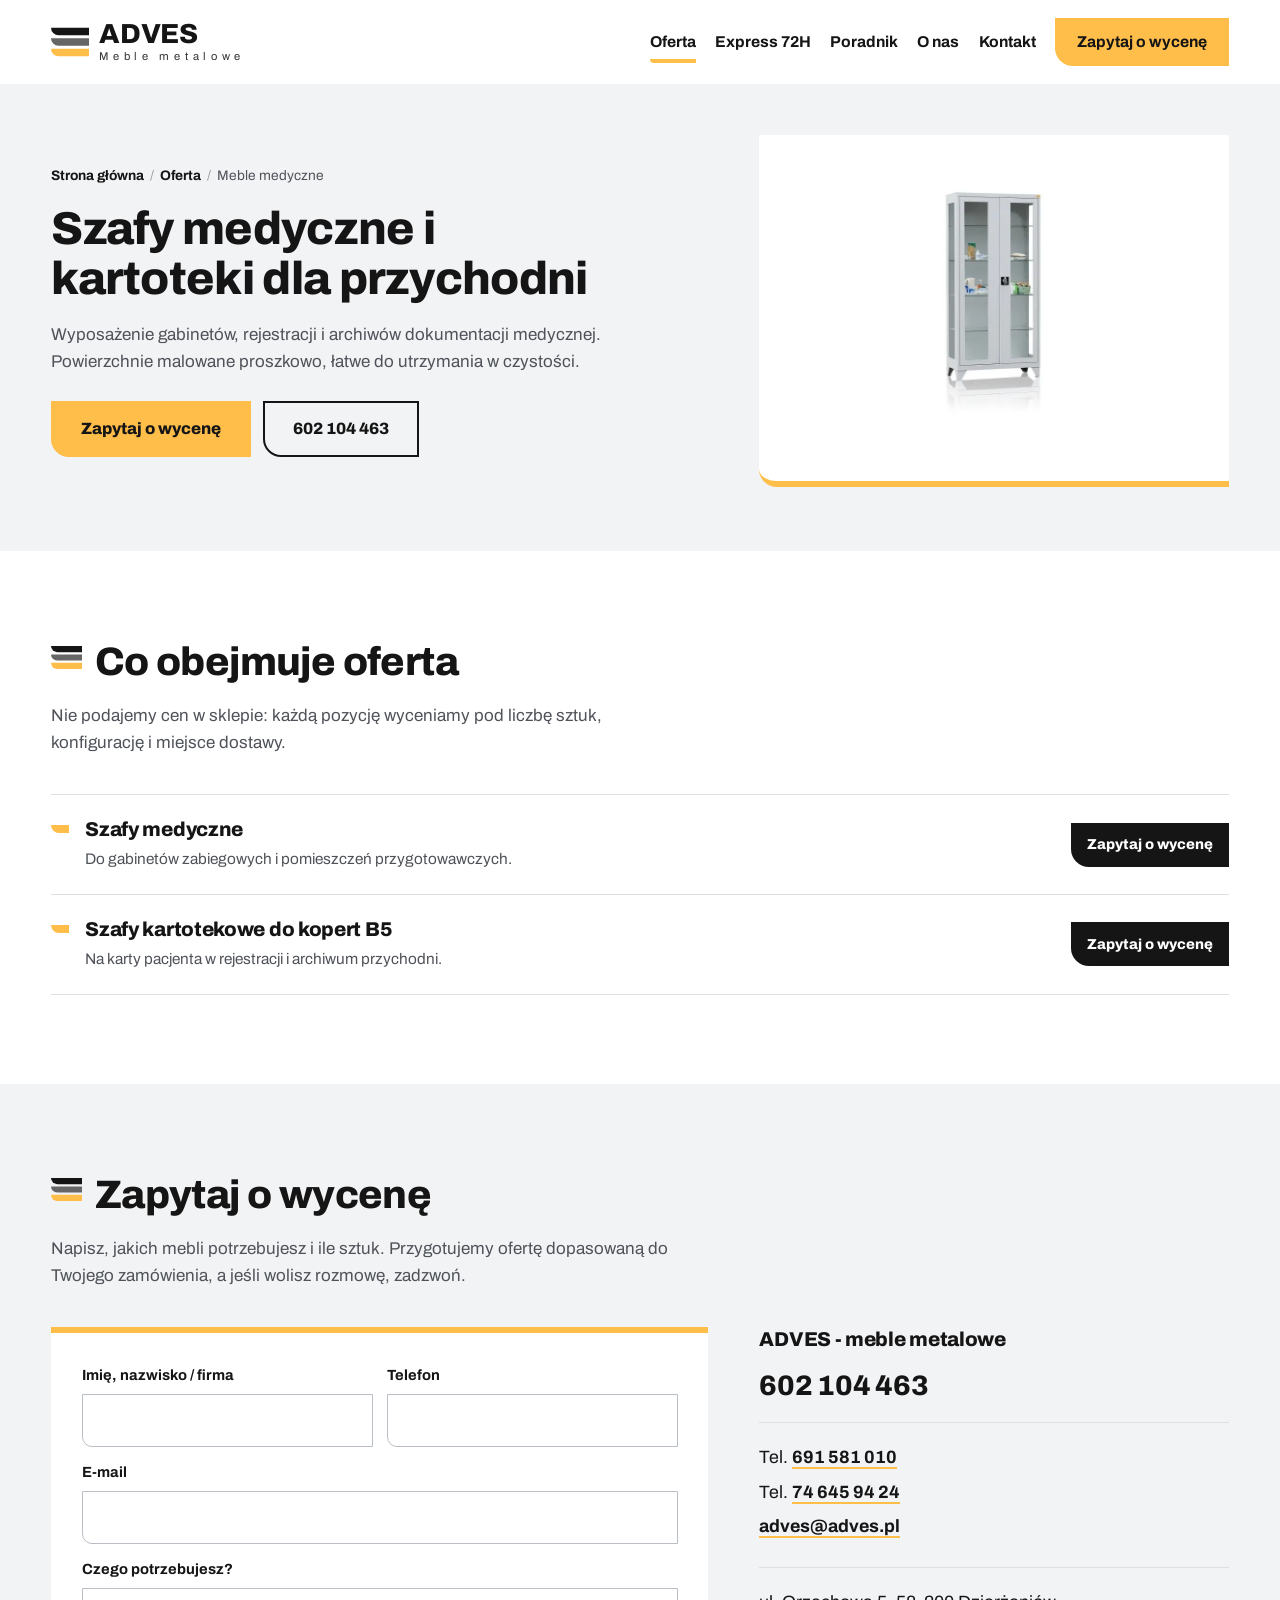
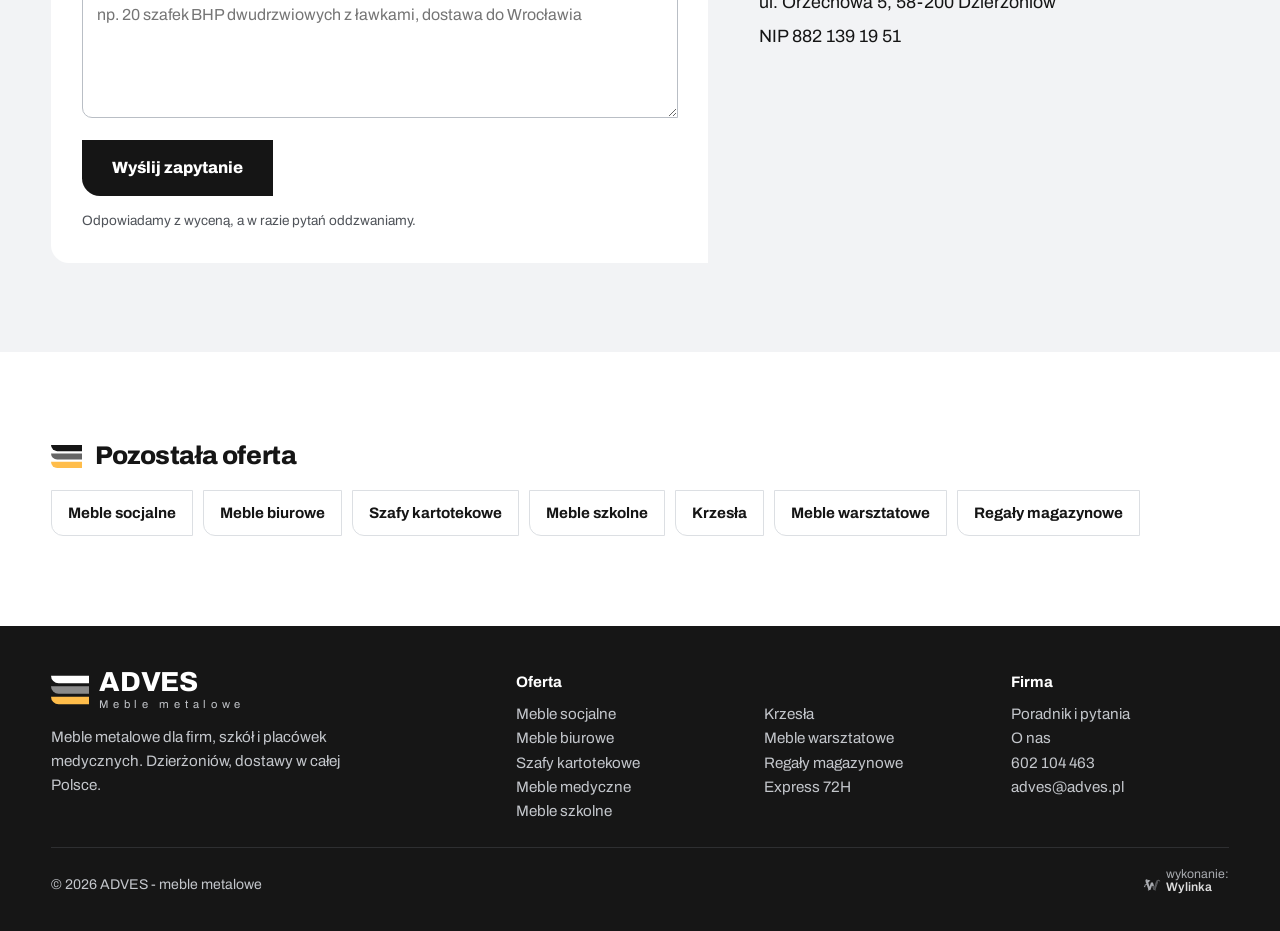
<file: meble-medyczne/index.html>
<!doctype html>
<html lang="pl">
<head>
<meta charset="utf-8">
<meta name="viewport" content="width=device-width,initial-scale=1">
<meta name="robots" content="noindex,nofollow">
<title>Metalowe szafy medyczne i kartoteki B5 | ADVES</title>
<meta name="description" content="Szafy medyczne i szafy kartotekowe do kopert B5 na karty pacjenta dla przychodni, gabinetów i szpitali. Wycena pod zamówienie, dostawa w całej Polsce.">
<meta property="og:title" content="Metalowe szafy medyczne i kartoteki B5 | ADVES">
<meta property="og:description" content="Szafy medyczne i szafy kartotekowe do kopert B5 na karty pacjenta dla przychodni, gabinetów i szpitali. Wycena pod zamówienie, dostawa w całej Polsce.">
<meta property="og:type" content="website">
<meta property="og:locale" content="pl_PL">
<meta name="theme-color" content="#ffbd4a">
<link rel="icon" href="../img/favicon.svg" type="image/svg+xml">
<link rel="preload" as="font" type="font/woff2" href="../fonts/archivo-rdzen.woff2" crossorigin>
<style>
@font-face{font-family:"Archivo";font-style:normal;font-weight:400 800;font-display:swap;src:url(../fonts/archivo-rdzen.woff2) format("woff2");unicode-range:U+0020-007E,U+00A0,U+00A9,U+00AB,U+00B0,U+00B7,U+00BB,U+00D3,U+00D7,U+00F3,U+2013,U+2018-2019,U+201C-201E,U+2026}
@font-face{font-family:"Archivo";font-style:normal;font-weight:400 800;font-display:swap;src:url(../fonts/archivo-pl.woff2) format("woff2");unicode-range:U+0104-0107,U+0118-0119,U+0141-0144,U+015A-015B,U+0179-017C}
@font-face{font-family:"Archivo-fb";src:local("Arial");size-adjust:102%;ascent-override:90%;descent-override:22%;line-gap-override:0%}
:root{--amber:#ffbd4a;--amber2:#f2a81f;--ink:#151515;--grey:#666;--mut:#4f5359;--g:#f2f3f5;--line:#dcdfe3;--dark:#161616;--hh:64px;--w:min(calc(100vw - 32px),1760px);--r:0 0 0 18px}
@media (min-width:900px){:root{--hh:84px;--w:min(92vw,1760px)}}
*{box-sizing:border-box}
html{scroll-behavior:smooth;scroll-padding-top:var(--hh);-webkit-text-size-adjust:100%}
body{margin:0;font-family:Archivo,"Archivo-fb",system-ui,-apple-system,"Segoe UI",Roboto,sans-serif;font-size:clamp(16px,.22vw + 15px,19px);line-height:1.6;color:var(--ink);background:#fff;overflow-x:hidden}
img{display:block;max-width:100%;height:auto}
a{color:inherit}
h1,h2,h3{margin:0;font-weight:800;line-height:1.08;letter-spacing:-.015em}
h2{font-size:clamp(30px,3.1vw,60px)}
h3{font-size:clamp(20px,1.3vw,26px);line-height:1.2}
p{margin:0}
.wrap{width:var(--w);margin:0 auto}
.skip{position:absolute;left:-999px}.skip:focus{left:16px;top:8px;z-index:99;background:#fff;padding:8px 12px}
/* znak z logo: trzy belki (szuflady) */
.zn{display:flex;align-items:flex-start;gap:clamp(12px,1vw,20px)}
.zn::before{content:"";flex:none;width:clamp(30px,2.4vw,46px);aspect-ratio:40/30;margin-top:.12em;background:url("data:image/svg+xml,%3Csvg xmlns='http://www.w3.org/2000/svg' viewBox='0 0 40 30'%3E%3Cpath d='M0 0h40v8H8a8 8 0 0 1-8-8z' fill='%23151515'/%3E%3Cpath d='M0 11h40v8H8a8 8 0 0 1-8-8z' fill='%23666'/%3E%3Cpath d='M0 22h40v8H8a8 8 0 0 1-8-8z' fill='%23ffbd4a'/%3E%3C/svg%3E") no-repeat center/contain}
.ciem .zn::before{background-image:url("data:image/svg+xml,%3Csvg xmlns='http://www.w3.org/2000/svg' viewBox='0 0 40 30'%3E%3Cpath d='M0 0h40v8H8a8 8 0 0 1-8-8z' fill='%23fff'/%3E%3Cpath d='M0 11h40v8H8a8 8 0 0 1-8-8z' fill='%23a3a3a3'/%3E%3Cpath d='M0 22h40v8H8a8 8 0 0 1-8-8z' fill='%23ffbd4a'/%3E%3C/svg%3E")}
.pasy{height:21px;background:linear-gradient(var(--ink) 0 5px,transparent 5px 8px,var(--grey) 8px 13px,transparent 13px 16px,var(--amber) 16px 21px)}
.btn{display:inline-flex;align-items:center;justify-content:center;gap:10px;min-height:56px;padding:0 30px;background:var(--amber);color:var(--ink);font:800 1.02rem/1 Archivo,"Archivo-fb",Arial,sans-serif;text-decoration:none;border:0;border-radius:var(--r);cursor:pointer;-webkit-tap-highlight-color:transparent;transition:background .15s,transform .15s}
.btn:hover{background:var(--amber2)}
.btn:active{transform:translateY(1px)}
.btn.obw{background:transparent;color:#fff;box-shadow:inset 0 0 0 2px rgba(255,255,255,.85)}
.btn.obw:hover{background:rgba(255,255,255,.12)}
.btn.cz{background:var(--ink);color:#fff}.btn.cz:hover{background:#000}
.btn:focus-visible,.menu a:focus-visible,.karuzela button:focus-visible,a.lb:focus-visible{outline:3px solid #1f6feb;outline-offset:3px}
/* naglowek */
.top{position:sticky;top:0;z-index:50;height:var(--hh);background:#fff;transition:box-shadow .2s}
.top.sc{box-shadow:0 1px 0 var(--line),0 8px 22px rgba(0,0,0,.07)}
.top .wrap{height:100%;display:flex;align-items:center;justify-content:space-between;gap:18px}
.logo{display:flex;align-items:center;gap:10px;text-decoration:none;color:var(--ink)}
.logo svg{width:38px;height:30px;flex:none}
.logo b{display:block;font-weight:800;font-size:1.72rem;line-height:.9;letter-spacing:-.01em}
.logo small{display:block;font-size:.7rem;letter-spacing:.42em;margin-top:5px;color:#333;line-height:1}
.menu{display:flex;align-items:center;gap:clamp(14px,1.5vw,34px)}
.menu a{text-decoration:none;font-weight:700;font-size:.98rem;position:relative;padding:6px 0;color:var(--ink)}
.menu a:not(.btn).on::after,.menu a:not(.btn):not(.tel):hover::after{content:"";position:absolute;left:0;right:0;bottom:-2px;height:4px;background:var(--amber);border-radius:0 0 0 4px}
.menu .tel{white-space:nowrap}
.menu .btn{min-height:48px;padding:0 22px}
.burger{display:none}
@media (max-width:1320px){.menu .tel{display:none}}
@media (max-width:1100px){
  .menu{position:fixed;inset:var(--hh) 0 auto 0;background:#fff;flex-direction:column;align-items:stretch;gap:0;padding:6px 16px 22px;border-top:1px solid var(--line);box-shadow:0 18px 30px rgba(0,0,0,.14);transform:translateY(-8px);opacity:0;visibility:hidden;transition:.2s}
  .top.open .menu{transform:none;opacity:1;visibility:visible}
  .menu a{padding:15px 0;border-bottom:1px solid var(--line);font-size:1.08rem}
  .menu a.on::after,.menu a:hover::after{display:none}
  .menu a.on{color:#000;box-shadow:inset 5px 0 0 var(--amber);padding-left:14px}
  .menu .tel{display:block}
  .menu .btn{margin-top:16px;min-height:54px;border-bottom:0}
  .burger{display:flex;flex-direction:column;justify-content:center;gap:5px;width:48px;height:48px;padding:0 11px;background:var(--ink);border:0;border-radius:0 0 0 12px;cursor:pointer}
  .burger span{display:block;height:3px;background:#fff;border-radius:0 0 0 3px;transition:.2s}
  .burger span:nth-child(3){background:var(--amber)}
  .top.open .burger span:nth-child(1){transform:translateY(8px) rotate(45deg)}
  .top.open .burger span:nth-child(2){opacity:0}
  .top.open .burger span:nth-child(3){transform:translateY(-8px) rotate(-45deg);background:#fff}
}
/* hero: trzy drzwi szafek */
.hero{position:relative;display:flex;flex-direction:column;justify-content:flex-end;min-height:calc(100svh - var(--hh));color:#fff;background:var(--ink);isolation:isolate}
.drzwi{position:absolute;inset:0;display:grid;grid-template-columns:repeat(3,1fr);gap:4px;z-index:-2}
.drzwi img{width:100%;height:100%;object-fit:cover}
.hero::before{content:"";position:absolute;inset:0;z-index:-1;background:linear-gradient(180deg,rgba(10,10,10,.12) 0%,rgba(10,10,10,.5) 22%,rgba(10,10,10,.82) 50%,rgba(10,10,10,.92) 100%)}
.hero .wrap{padding:48px 0 34px}
.hero h1{font-size:clamp(34px,4.6vw,92px);max-width:14ch;text-wrap:balance}
.hero p{margin-top:16px;max-width:52ch;font-size:clamp(17px,1.05vw,21px);color:#eceff2}
.hero .akcje{display:flex;flex-wrap:wrap;gap:12px;margin-top:28px}
.hero .pasy{position:absolute;left:0;right:0;bottom:0;height:21px}
@media (min-width:900px){
  .hero{min-height:min(calc(100svh - var(--hh)),980px)}
  .hero .wrap{padding:80px 0 78px}
  .hero::before{background:linear-gradient(90deg,rgba(10,10,10,.86) 0%,rgba(10,10,10,.62) 38%,rgba(10,10,10,.12) 70%,rgba(10,10,10,0) 100%),linear-gradient(0deg,rgba(10,10,10,.45),rgba(10,10,10,0) 40%)}
}
@media (max-width:899px){.hero .akcje .btn{flex:1 1 auto}}
/* sekcje */
section{padding:clamp(64px,7vw,130px) 0}
.szary{background:var(--g)}
.ciem{background:var(--dark);color:#fff}
.lead{max-width:62ch;color:var(--mut);margin-top:18px;font-size:clamp(17px,1vw,20px)}
.ciem .lead{color:#c9ccd1}
.glowa{display:flex;justify-content:space-between;align-items:flex-end;gap:24px;flex-wrap:wrap;margin-bottom:clamp(30px,3vw,54px)}
/* kategorie */
.kat{display:grid;gap:clamp(14px,1.2vw,22px);grid-template-columns:repeat(2,1fr)}
@media (min-width:900px){.kat{grid-template-columns:repeat(4,1fr)}}
@media (min-width:1600px){.kat{grid-template-columns:repeat(8,1fr)}}
.kat article{background:#fff;border-radius:var(--r);overflow:hidden;display:flex;flex-direction:column;box-shadow:0 1px 0 var(--line)}
.kat .fot{position:relative;aspect-ratio:1;background:#fff;border-bottom:5px solid var(--amber)}
.kat .fot img{position:absolute;inset:8%;width:84%;height:84%;object-fit:contain}
.kat .tx{padding:16px 16px 20px}
.kat h3{font-size:clamp(17px,1.1vw,22px)}
.kat p{margin-top:8px;font-size:.88rem;color:var(--mut);line-height:1.45}
@media (max-width:420px){.kat .tx{padding:12px 12px 16px}.kat p{font-size:.82rem}}
/* karuzela */
.karuzela{position:relative}
.tor{display:grid;grid-auto-flow:column;grid-auto-columns:minmax(240px,78%);gap:16px;overflow-x:auto;scroll-snap-type:x mandatory;scrollbar-width:none;padding-bottom:4px;cursor:grab}
.tor::-webkit-scrollbar{display:none}
.tor.ciag{cursor:grabbing;scroll-snap-type:none}
.tor>*{scroll-snap-align:start}
@media (min-width:700px){.tor{grid-auto-columns:calc((100% - 32px)/3)}}
@media (min-width:1200px){.tor{grid-auto-columns:calc((100% - 64px)/5);gap:16px}}
.strz{display:flex;gap:10px}
.strz button{width:52px;height:52px;border:0;border-radius:0 0 0 14px;background:var(--amber);color:var(--ink);font:800 22px/1 Archivo,Arial,sans-serif;cursor:pointer}
.strz button:disabled{opacity:.35;cursor:default}
.karuzela.pelna .strz{display:none}
/* express */
.prod{background:#fff;color:var(--ink);border-radius:var(--r);overflow:hidden;display:flex;flex-direction:column;user-select:none}
.prod a.lb{position:relative;display:block;aspect-ratio:4/5;background:#fff}
.prod a.lb img{position:absolute;inset:7%;width:86%;height:86%;object-fit:contain;pointer-events:none}
.prod .tx{padding:16px 18px 20px;border-top:1px solid var(--line);flex:1}
.prod b{display:block;font-size:1.04rem;line-height:1.25}
.prod span{display:block;margin-top:6px;color:var(--mut);font-size:.92rem}
.prod .zn72{display:inline-block;margin-top:12px;padding:4px 10px;background:var(--amber);font-weight:800;font-size:.8rem;border-radius:0 0 0 8px}
.uwaga72{margin-top:30px;display:flex;flex-wrap:wrap;gap:16px 30px;align-items:center;color:#d6d9dd}
/* konfiguracja */
.konf{display:grid;gap:clamp(30px,4vw,80px);align-items:start}
@media (min-width:1000px){.konf{grid-template-columns:minmax(0,5fr) minmax(0,7fr)}}
.szafa{background:#fff;border:1px solid var(--line);border-radius:var(--r);display:flex;justify-content:center;padding:clamp(24px,3vw,56px);position:relative}
.szafa a{display:block}
.szafa img{height:min(70vh,720px);width:auto;max-width:100%;object-fit:contain}
.szafa figcaption{position:absolute;left:0;bottom:0;background:var(--ink);color:#fff;padding:10px 16px;font-weight:700;font-size:.9rem;border-radius:0 18px 0 0}
.spec{list-style:none;padding:0;margin:26px 0 0;display:grid;gap:0}
@media (min-width:700px){.spec{grid-template-columns:1fr 1fr;column-gap:34px}}
.spec li{position:relative;padding:14px 0 14px 32px;border-bottom:1px solid var(--line)}
.spec li::before{content:"";position:absolute;left:0;top:1.15em;width:18px;height:8px;background:var(--amber);border-radius:0 0 0 8px}
.dodatki{margin-top:clamp(30px,3vw,48px)}
.dodatki h3{margin-bottom:16px}
.dod{display:grid;grid-template-columns:repeat(3,1fr);gap:12px}
.dod a{display:block;background:#fff;border:1px solid var(--line);border-radius:var(--r);overflow:hidden;text-decoration:none}
.dod img{aspect-ratio:4/3;object-fit:contain;width:100%;padding:6%}
.dod span{display:block;padding:10px 12px;font-weight:700;font-size:.92rem;border-top:4px solid var(--amber)}
.dodatki p{margin-top:14px;color:var(--mut)}
/* dla kogo */
.kto{display:grid;gap:0;grid-template-columns:1fr}
@media (min-width:700px){.kto{grid-template-columns:repeat(2,1fr);gap:0 40px}}
@media (min-width:1200px){.kto{grid-template-columns:repeat(4,1fr)}}
.kto div{padding:24px 0;border-top:5px solid var(--ink)}
.kto div:nth-child(2){border-color:var(--grey)}.kto div:nth-child(3){border-color:var(--amber)}.kto div:nth-child(4){border-color:var(--ink)}
.kto p{margin-top:10px;color:var(--mut)}
.jak{margin-top:clamp(40px,4vw,70px);display:grid;gap:clamp(20px,3vw,60px);align-items:start}
@media (min-width:1000px){.jak{grid-template-columns:minmax(0,4fr) minmax(0,8fr)}}
.jak ul{list-style:none;margin:0;padding:0;display:grid;gap:0}
@media (min-width:700px){.jak ul{grid-template-columns:1fr 1fr;column-gap:34px}}
.jak li{position:relative;padding:14px 0 14px 32px;border-bottom:1px solid var(--line)}
.jak li::before{content:"";position:absolute;left:0;top:1.15em;width:18px;height:8px;background:var(--ink);border-radius:0 0 0 8px}
.jak li b{display:block}
/* o nas */
.onas{display:grid;gap:clamp(30px,4vw,80px);align-items:center}
@media (min-width:1000px){.onas{grid-template-columns:minmax(0,6fr) minmax(0,6fr)}}
.onas figure{margin:0;position:relative}
.onas figure a{display:block;border-radius:var(--r);overflow:hidden}
.onas figure img{width:100%;aspect-ratio:16/9;object-fit:cover}
.onas figcaption{margin-top:12px;color:var(--mut);font-size:.95rem}
.onas .txt p+p{margin-top:16px}
.onas .txt p{color:#33373c}
/* kontakt */
.kont{display:grid;gap:clamp(30px,4vw,80px);align-items:start}
@media (min-width:1000px){.kont{grid-template-columns:minmax(0,7fr) minmax(0,5fr)}}
form.pokaz{display:grid;gap:14px;background:#fff;padding:clamp(20px,2.4vw,40px);border-radius:var(--r);border-top:6px solid var(--amber)}
@media (min-width:700px){form.pokaz{grid-template-columns:1fr 1fr}.pole.cale,form.pokaz .btn,form.pokaz .info,form.pokaz .msg{grid-column:1/-1}}
.pole label{display:block;font-weight:700;font-size:.92rem;margin-bottom:6px}
.pole input,.pole textarea,.pole select{width:100%;font:inherit;font-size:16px;padding:13px 14px;border:1.5px solid #b9bec5;border-radius:0 0 0 10px;background:#fff;color:var(--ink)}
.pole textarea{min-height:130px;resize:vertical}
.pole input:focus,.pole textarea:focus,.pole select:focus{outline:3px solid var(--amber);outline-offset:0;border-color:var(--ink)}
form.pokaz .btn{justify-self:start}
form.pokaz .info{font-size:.85rem;color:var(--mut)}
.msg{padding:14px 16px;background:var(--ink);color:#fff;border-radius:0 0 0 12px}
.dane h3{margin-bottom:12px}
.dane p{margin-bottom:6px}
.dane a{font-weight:700;text-decoration:none;border-bottom:2px solid var(--amber)}
.dane .tel-duzy{display:block;font-size:clamp(26px,2.2vw,40px);font-weight:800;border:0;margin:8px 0 14px;letter-spacing:-.01em}
.dane .blok{padding:20px 0;border-top:1px solid var(--line)}
/* stopka */
footer{background:var(--dark);color:#c3c6cb;padding:44px 0 30px;font-size:.95rem}
footer .wrap{display:grid;grid-template-columns:1fr 1fr;gap:24px 30px}
@media (min-width:900px){footer .wrap{grid-template-columns:2fr 1fr 1fr 1fr}}
footer b{color:#fff;display:block;margin-bottom:8px}
footer .wrap>div:first-child{grid-column:1/-1}
@media (min-width:900px){footer .wrap>div:first-child{grid-column:auto}}
footer a{text-decoration:none}
footer a:hover{color:#fff}
footer .dol{grid-column:1/-1;display:flex;flex-wrap:wrap;gap:12px 24px;justify-content:space-between;align-items:center;border-top:1px solid #2e2f31;padding-top:20px;font-size:.88rem}
footer .logo{color:#fff}
footer .logo small{color:#c3c6cb}

.wylinka-badge{display:inline-flex;align-items:center;gap:.4em;color:inherit;text-decoration:none;font-size:.875em;line-height:1;opacity:.85}
.wylinka-badge:hover,.wylinka-badge:focus-visible{opacity:1}
.wylinka-badge:focus-visible{outline:2px solid currentColor;outline-offset:3px;border-radius:2px}
.wylinka-badge svg{width:18px;height:18px;flex:none;overflow:visible}
.wylinka-badge b{font-weight:600}
.wylinka-badge .wy-old{opacity:.45;transform-origin:40px 30px;transition:transform .32s cubic-bezier(.3,.7,.4,1),opacity .32s ease-out}
.wylinka-badge .wy-pod{opacity:0;transition:opacity .2s ease-out .08s}
.wylinka-badge:hover .wy-old,.wylinka-badge:focus-visible .wy-old{transform:translate(9px,7px) rotate(9deg);opacity:0}
.wylinka-badge:hover .wy-pod,.wylinka-badge:focus-visible .wy-pod{opacity:1}
@media (prefers-reduced-motion:reduce){.wylinka-badge .wy-old,.wylinka-badge .wy-pod{transition:none}.wylinka-badge:hover .wy-old,.wylinka-badge:focus-visible .wy-old{transform:none;opacity:.45}.wylinka-badge:hover .wy-pod,.wylinka-badge:focus-visible .wy-pod{opacity:0}}


/* lightbox */
#lb{border:0;padding:0;max-width:none;max-height:none;width:100vw;height:100dvh;background:rgba(12,12,12,.94);color:#fff}
#lb::backdrop{background:rgba(0,0,0,.6)}
#lb .lb-in{position:absolute;inset:60px 16px 70px;display:flex;align-items:center;justify-content:center}
#lb img{max-width:100%;max-height:100%;object-fit:contain;background:#fff}
#lb p{position:absolute;left:16px;right:16px;bottom:22px;text-align:center}
#lb button{position:absolute;width:52px;height:52px;border:0;border-radius:0 0 0 14px;background:var(--amber);color:var(--ink);font:800 24px/1 Archivo,Arial,sans-serif;cursor:pointer}
.lb-x{top:10px;right:12px}.lb-p{left:12px;top:50%}.lb-n{right:12px;top:50%}
body.lb-on{overflow:hidden}
@media (prefers-reduced-motion:reduce){html{scroll-behavior:auto}*{transition:none!important}}
/* v2: hero z jednym glownym zdjeciem, katalog B2B, podstrony */
.drzwi{grid-template-columns:1fr}
.drzwi .d1{display:none}
.drzwi .d2{object-position:50% 50%}
@media (min-width:900px){.drzwi{grid-template-columns:1fr 1fr}.drzwi .d1{display:block}}
.kat .karta{background:#fff;border-radius:var(--r);overflow:hidden;display:flex;flex-direction:column;box-shadow:0 1px 0 var(--line);text-decoration:none;color:inherit;position:relative;transition:box-shadow .2s,transform .2s}
.kat .karta:hover{box-shadow:0 0 0 2px var(--ink);transform:translateY(-2px)}
.kat .karta:focus-visible{outline:3px solid #1f6feb;outline-offset:3px}
.kat .fot.znak{display:flex;align-items:center;justify-content:center}
.kat .fot.znak svg{width:46%;height:auto}
.nowe{position:absolute;left:0;top:0;z-index:2;background:var(--ink);color:#fff;font-weight:800;font-size:.74rem;padding:6px 10px;border-radius:0 0 18px 0;line-height:1}
.kat .dalej{display:block;margin-top:10px;font-weight:800;font-size:.86rem}
.kat .dalej::after{content:" \2192"}
.takze{margin-top:22px;color:var(--mut);font-size:.95rem}
.takze a{font-weight:700;color:var(--ink);text-decoration:none;border-bottom:2px solid var(--amber)}
.btn.mini{min-height:44px;padding:0 16px;font-size:.9rem}
.prod .btn.mini{margin-top:14px;width:100%}
.prod .zn72{margin-right:8px}
/* poradnik na glownej */
.porady{display:grid;gap:clamp(14px,1.4vw,26px);grid-template-columns:1fr}
@media (min-width:800px){.porady{grid-template-columns:repeat(3,1fr)}}
.porada{display:flex;flex-direction:column;background:#fff;border:1px solid var(--line);border-radius:var(--r);overflow:hidden;text-decoration:none;color:inherit;transition:box-shadow .2s}
.porada:hover{box-shadow:0 0 0 2px var(--ink)}
.porada .fot{position:relative;aspect-ratio:16/9;background:#fff;border-bottom:5px solid var(--amber)}
.porada .fot img{position:absolute;inset:8%;width:84%;height:84%;object-fit:contain}
.porada .tx{padding:18px 20px 22px;display:flex;flex-direction:column;gap:8px;flex:1}
.porada p{color:var(--mut);font-size:.95rem}
.porada .dalej{margin-top:auto;font-weight:800;font-size:.92rem}
.porada .dalej::after{content:" \2192"}
.szary .porada{border-color:transparent}
.link-wiecej{display:inline-block;margin-top:26px;font-weight:800;text-decoration:none;border-bottom:3px solid var(--amber)}
/* naglowek podstrony */
.ph{background:var(--g);padding:clamp(28px,4vw,70px) 0 clamp(40px,5vw,90px)}
.ph .wrap{display:grid;gap:clamp(24px,4vw,70px);align-items:center}
@media (min-width:900px){.ph .wrap{grid-template-columns:minmax(0,7fr) minmax(0,5fr)}}
.ph h1{font-size:clamp(32px,3.6vw,68px);max-width:20ch;text-wrap:balance}
.ph .lead{margin-top:16px}
.ph .akcje{display:flex;flex-wrap:wrap;gap:12px;margin-top:26px}
.ph .btn.obw{color:var(--ink);box-shadow:inset 0 0 0 2px var(--ink)}
.ph .btn.obw:hover{background:#fff}
.ph figure{margin:0;background:#fff;border-radius:var(--r);border-bottom:6px solid var(--amber);display:flex;align-items:center;justify-content:center;aspect-ratio:4/3;padding:6%}
.ph figure img{max-height:100%;width:auto;object-fit:contain}
.ph figure svg{width:44%;height:auto}
@media (max-width:899px){.ph figure{aspect-ratio:16/9}}
.okr{font-size:.86rem;color:var(--mut);margin-bottom:18px;display:flex;flex-wrap:wrap;gap:6px}
.okr a{color:var(--ink);font-weight:700;text-decoration:none}
.okr a:hover{text-decoration:underline}
.okr span[aria-hidden]{color:#9aa0a6}
/* lista podkategorii i produktow */
.lista{border-bottom:1px solid var(--line)}
.wiersz{display:grid;gap:10px 30px;padding:22px 0 22px 34px;border-top:1px solid var(--line);position:relative;align-items:center}
.wiersz::before{content:"";position:absolute;left:0;top:30px;width:18px;height:8px;background:var(--amber);border-radius:0 0 0 8px}
@media (min-width:800px){.wiersz{grid-template-columns:minmax(0,1fr) auto}}
.wiersz p{color:var(--mut);margin-top:6px;font-size:.96rem}
.wiersz .btn{justify-self:start}
.grupa+.grupa{margin-top:clamp(36px,4vw,64px)}
.grupa>h2{font-size:clamp(24px,2vw,36px);margin-bottom:16px}
.tab{width:100%;border-collapse:collapse}
.tab th{text-align:left;font-size:.82rem;color:var(--mut);font-weight:700;padding:0 12px 10px 0;border-bottom:2px solid var(--ink)}
.tab td{padding:14px 12px 14px 0;border-bottom:1px solid var(--line);vertical-align:middle}
.tab td:last-child{text-align:right;padding-right:0}
.tab .kod{font-weight:800;white-space:nowrap}
.tab .zn72{display:inline-block;margin-left:8px;padding:3px 8px;background:var(--amber);font-weight:800;font-size:.74rem;border-radius:0 0 0 8px;vertical-align:middle;font-style:normal}
@media (max-width:699px){
  .tab thead{display:none}
  .tab tr{display:grid;grid-template-columns:1fr auto;gap:4px 12px;padding:14px 0;border-bottom:1px solid var(--line)}
  .tab td{border:0;padding:0}
  .tab td:nth-child(1){grid-column:1/-1}
  .tab td:nth-child(2){color:var(--mut);font-size:.92rem;align-self:center}
}
.uwaga{margin-top:22px;color:var(--mut);font-size:.95rem;max-width:70ch}
.pokrewne{display:flex;flex-wrap:wrap;gap:10px}
.pokrewne a{display:inline-block;padding:10px 16px;background:#fff;border:1px solid var(--line);border-radius:0 0 0 12px;text-decoration:none;font-weight:700;font-size:.95rem}
.pokrewne a:hover{border-color:var(--ink)}
/* artykul */
.art{display:grid;gap:clamp(30px,4vw,80px);align-items:start}
@media (min-width:1000px){.art{grid-template-columns:minmax(0,8fr) minmax(0,4fr)}}
.tresc{max-width:72ch}
.tresc h2{font-size:clamp(23px,1.8vw,32px);margin:clamp(30px,3vw,46px) 0 12px}
.tresc p{color:#2b2e33}
.tresc p+p{margin-top:14px}
.tresc ul{list-style:none;padding:0;margin:14px 0 0}
.tresc li{position:relative;padding:6px 0 6px 30px}
.tresc li::before{content:"";position:absolute;left:0;top:.95em;width:16px;height:7px;background:var(--amber);border-radius:0 0 0 7px}
.tresc .wstep{font-size:clamp(18px,1.15vw,22px);color:var(--ink)}
.meta{font-size:.9rem;color:var(--mut);margin-top:14px}
.boks{position:sticky;top:calc(var(--hh) + 20px);background:var(--dark);color:#fff;padding:clamp(22px,2vw,34px);border-radius:var(--r)}
.boks h2{font-size:clamp(22px,1.6vw,28px)}
.boks p{color:#c9ccd1;margin:12px 0 20px}
.boks .btn{width:100%}
.boks .tel-b{display:block;margin-top:14px;font-weight:800;font-size:1.3rem;text-decoration:none;text-align:center}
/* FAQ */
.faq{border-bottom:1px solid var(--line);max-width:900px}
.faq details{border-top:1px solid var(--line)}
.faq summary{list-style:none;cursor:pointer;padding:20px 48px 20px 0;font-weight:800;font-size:clamp(17px,1.15vw,21px);position:relative}
.faq summary::-webkit-details-marker{display:none}
.faq summary::after{content:"";position:absolute;right:6px;top:50%;width:18px;height:8px;margin-top:-4px;background:var(--amber);border-radius:0 0 0 8px;transition:transform .2s}
.faq details[open] summary::after{transform:rotate(90deg)}
.faq details p{padding:0 0 22px;color:#33373c;max-width:70ch}
section.bez-gory{padding-top:0}
section:not(.szary)>.wrap>.kont form.pokaz{box-shadow:0 0 0 1px var(--line)}
@media (max-width:899px){.ph figure.znak{display:none}}

</style>
<script type="application/ld+json">{"@context": "https://schema.org", "@type": "LocalBusiness", "@id": "https://adves.pl/#firma", "name": "ADVES - meble metalowe", "url": "https://adves.pl/", "telephone": "+48602104463", "email": "adves@adves.pl", "foundingDate": "2018", "taxID": "8821391951", "logo": "https://adves.pl/logo.png", "address": {"@type": "PostalAddress", "streetAddress": "ul. Orzechowa 5", "postalCode": "58-200", "addressLocality": "Dzierżoniów", "addressCountry": "PL"}, "areaServed": "PL", "description": "Metalowe szafy BHP, aktowe i kartotekowe, meble szkolne, medyczne i warsztatowe, regały magazynowe. Wycena na zapytanie, dostawa w całej Polsce."}</script>
<script type="application/ld+json">{"@context": "https://schema.org", "@type": "BreadcrumbList", "itemListElement": [{"@type": "ListItem", "position": 1, "name": "Strona główna", "item": "https://disaster26.github.io/adves-koncepcja/"}, {"@type": "ListItem", "position": 2, "name": "Oferta", "item": "https://disaster26.github.io/adves-koncepcja/#oferta"}, {"@type": "ListItem", "position": 3, "name": "Meble medyczne", "item": "https://disaster26.github.io/adves-koncepcja/meble-medyczne/"}]}</script>
<script type="application/ld+json">{"@context": "https://schema.org", "@type": "CollectionPage", "name": "Szafy medyczne i kartoteki dla przychodni", "description": "Szafy medyczne i szafy kartotekowe do kopert B5 na karty pacjenta dla przychodni, gabinetów i szpitali. Wycena pod zamówienie, dostawa w całej Polsce.", "url": "https://disaster26.github.io/adves-koncepcja/meble-medyczne/", "about": ["Szafy medyczne", "Szafy kartotekowe do kopert B5"]}</script>
</head>
<body>
<a class="skip" href="#tresc">Przejdź do treści</a>
<header class="top">
  <div class="wrap">
    <a class="logo" href="../">
      <svg viewBox="0 0 40 30" aria-hidden="true"><path d="M0 0h40v8H8a8 8 0 0 1-8-8z" fill="currentColor"/><path d="M0 11h40v8H8a8 8 0 0 1-8-8z" fill="#666"/><path d="M0 22h40v8H8a8 8 0 0 1-8-8z" fill="#ffbd4a"/></svg>
      <span><b>ADVES</b><small>Meble metalowe</small></span>
    </a>
    <nav class="menu" aria-label="Menu główne">
      <a href="../#oferta" class="on">Oferta</a>
      <a href="../#express">Express 72H</a>
      <a href="../poradnik/">Poradnik</a>
      <a href="../#o-nas">O nas</a>
      <a href="#kontakt">Kontakt</a>
      <a class="tel" href="tel:+48602104463">602 104 463</a>
      <a class="btn" href="#kontakt">Zapytaj o wycenę</a>
    </nav>
    <button class="burger" type="button" aria-label="Otwórz menu" aria-expanded="false"><span></span><span></span><span></span></button>
  </div>
</header>

<main id="tresc">
<section class="ph">
  <div class="wrap">
    <div>
      <nav class="okr" aria-label="Okruszki"><a href="../">Strona główna</a><span aria-hidden="true">/</span><a href="../#oferta">Oferta</a><span aria-hidden="true">/</span><span>Meble medyczne</span></nav>
      <h1>Szafy medyczne i kartoteki dla przychodni</h1>
      <p class="lead">Wyposażenie gabinetów, rejestracji i archiwów dokumentacji medycznej. Powierzchnie malowane proszkowo, łatwe do utrzymania w czystości.</p>
      <div class="akcje"><a class="btn" href="#kontakt" data-zapytaj="Meble medyczne">Zapytaj o wycenę</a><a class="btn obw" href="tel:+48602104463">602 104 463</a></div>
    </div>
    <figure><img src="../img/k-medyczne.webp" width="600" height="600" alt="Przeszklona szafa medyczna" fetchpriority="high" decoding="async"></figure>
  </div>
</section>
<section>
  <div class="wrap">
    <div class="glowa"><div><h2 class="zn">Co obejmuje oferta</h2><p class="lead">Nie podajemy cen w sklepie: każdą pozycję wyceniamy pod liczbę sztuk, konfigurację i miejsce dostawy.</p></div></div>
    <div class="lista">
<div class="wiersz"><div><h3>Szafy medyczne</h3><p>Do gabinetów zabiegowych i pomieszczeń przygotowawczych.</p></div><a class="btn mini cz" href="#kontakt" data-zapytaj="Szafy medyczne">Zapytaj o wycenę</a></div>
<div class="wiersz"><div><h3>Szafy kartotekowe do kopert B5</h3><p>Na karty pacjenta w rejestracji i archiwum przychodni.</p></div><a class="btn mini cz" href="#kontakt" data-zapytaj="Szafy kartotekowe do kopert B5">Zapytaj o wycenę</a></div>
    </div>
    
  </div>
</section>
<section id="kontakt" class="szary">
  <div class="wrap">
    <div class="glowa"><div><h2 class="zn">Zapytaj o wycenę</h2><p class="lead">Napisz, jakich mebli potrzebujesz i ile sztuk. Przygotujemy ofertę dopasowaną do Twojego zamówienia, a jeśli wolisz rozmowę, zadzwoń.</p></div></div>
    <div class="kont">
      <form class="pokaz" novalidate>
        <div class="pole"><label for="f-im">Imię, nazwisko / firma</label><input id="f-im" name="imie" autocomplete="name" required></div>
        <div class="pole"><label for="f-tel">Telefon</label><input id="f-tel" name="tel" type="tel" autocomplete="tel"></div>
        <div class="pole cale"><label for="f-em">E-mail</label><input id="f-em" name="email" type="email" autocomplete="email" required></div>
        <div class="pole cale"><label for="f-wi">Czego potrzebujesz?</label><textarea id="f-wi" name="wiadomosc" required placeholder="np. 20 szafek BHP dwudrzwiowych z ławkami, dostawa do Wrocławia"></textarea></div>
        <button class="btn cz" type="submit">Wyślij zapytanie</button>
        <p class="info">Odpowiadamy z wyceną, a w razie pytań oddzwaniamy.</p>
        <p class="msg" hidden tabindex="-1">To jest podgląd strony - na docelowej stronie formularz wyśle zapytanie do ADVES.</p>
      </form>
      <div class="dane">
        <h3>ADVES - meble metalowe</h3>
        <a class="tel-duzy" href="tel:+48602104463">602 104 463</a>
        <div class="blok">
          <p>Tel. <a href="tel:+48691581010">691 581 010</a></p>
          <p>Tel. <a href="tel:+48746459424">74 645 94 24</a></p>
          <p><a href="mailto:adves@adves.pl">adves@adves.pl</a></p>
        </div>
        <div class="blok">
          <p>ul. Orzechowa 5, 58-200 Dzierżoniów</p>
          <p>NIP 882 139 19 51</p>
        </div>
      </div>
    </div>
  </div>
</section>
<section>
  <div class="wrap">
    <h2 class="zn" style="font-size:clamp(24px,2vw,36px);margin-bottom:20px">Pozostała oferta</h2>
    <div class="pokrewne"><a href="../meble-socjalne/">Meble socjalne</a><a href="../meble-biurowe/">Meble biurowe</a><a href="../szafy-kartotekowe/">Szafy kartotekowe</a><a href="../meble-szkolne/">Meble szkolne</a><a href="../krzesla/">Krzesła</a><a href="../meble-warsztatowe/">Meble warsztatowe</a><a href="../regaly-magazynowe/">Regały magazynowe</a></div>
  </div>
</section>
</main>
<footer>
  <div class="wrap">
    <div>
      <a class="logo" href="../"><svg viewBox="0 0 40 30" aria-hidden="true" width="38" height="30"><path d="M0 0h40v8H8a8 8 0 0 1-8-8z" fill="#fff"/><path d="M0 11h40v8H8a8 8 0 0 1-8-8z" fill="#8a8a8a"/><path d="M0 22h40v8H8a8 8 0 0 1-8-8z" fill="#ffbd4a"/></svg><span><b style="margin:0">ADVES</b><small>Meble metalowe</small></span></a>
      <p style="margin-top:14px;max-width:36ch">Meble metalowe dla firm, szkół i placówek medycznych. Dzierżoniów, dostawy w całej Polsce.</p>
    </div>
    <div><b>Oferta</b><a href="../meble-socjalne/">Meble socjalne</a><br><a href="../meble-biurowe/">Meble biurowe</a><br><a href="../szafy-kartotekowe/">Szafy kartotekowe</a><br><a href="../meble-medyczne/">Meble medyczne</a><br><a href="../meble-szkolne/">Meble szkolne</a></div>
    <div><b>&nbsp;</b><a href="../krzesla/">Krzesła</a><br><a href="../meble-warsztatowe/">Meble warsztatowe</a><br><a href="../regaly-magazynowe/">Regały magazynowe</a><br><a href="../#express">Express 72H</a></div>
    <div><b>Firma</b><a href="../poradnik/">Poradnik i pytania</a><br><a href="../#o-nas">O nas</a><br><a href="tel:+48602104463">602 104 463</a><br><a href="mailto:adves@adves.pl">adves@adves.pl</a></div>
    <div class="dol"><span>© <span class="rok">2026</span> ADVES - meble metalowe</span><a class="wylinka-badge" href="https://wylinka.pl/?utm_source=adves.pl&amp;utm_medium=stopka&amp;utm_campaign=wykonanie" rel="noopener" title="Strona wykonana przez Wylinka"><svg viewBox="0 0 64 64" aria-hidden="true" focusable="false" fill="currentColor"><path d="M9.8 22.8l-1.2-7.9 2.2-3.7 15.5 4.6-.5 1.5-7.2 5.5 4.7 15.6 5-15.6 7 0 4.1 12.7-4.2-.9-2.6 1.8-.8-2.2-5.3 15.6-4.3 0 .4 .2-2.1 2.8-1.3-1.1 1.1-1.4-3.1 .2-.1-1.7 2.2-.1-5.7-16.5-4.8 .6-.8 3.1 0 .5-.3 .5 .8 2.2-1.6 .5-.4-1.3-.8 1.6-1.5-.8 .8-1.6-1.4 .6-.6-1.6 2.3-.8 .2-.4 1.3-4.8 5.9-.8-2.4-6.9zM15.2 13.7l-.1-.4-.4 .8-.1 .8 .1 1 .1 .4 .3 .7 .3-.9 .1-.7 0-.8z"/><path class="wy-pod" d="M37.1 49.8l-4.5-13.3 2.6-1.8 4.2 .9 .9 2.8 3-9.7 0-.5 .1-.8 3.2-8.4 .5-1 .6-1 .9-1.1 1.3-1 1.1-.7 1.4-.5 1.4-.3 .7 0 .9 0 1.2 .3 1.4 .6 .8 .5 .7 .7 .6 .7 .5 .9 .3 .9 .1 .9 0 .8-.2 .9-.5 .9-.5 .6-.7 .5-.7 .3-.1-.1 0-.1 .5-.5 .3-.7 .2-.5 0-.6-.1-.6-.3-.7-.4-.5-.4-.4-.5-.3-.6-.3-.7 0-.7 .1-.6 .1-.5 .4-.5 .5-.3 .5-.2 .7-.1 1.5-1.4 5.1-.8 3.3-.3 .7-.5 .7-6 17.5 1.9 .1-.1 1.7-3.1-.2 1.1 1.4-1.3 1.1-2.1-2.8 .4-.2z"/><path class="wy-old" d="M40.8 50l.4-.2-4.1 0-4.2-12.5 2.5-1.7 4.3 .9 .6 1.9 .6-1.6 0-.3 2.4-7.8 0-.5 .1-.8 3.2-8.4 .4-.8 .6-.9 .9-1.2 .9-.9 1.3-.8 1.4-.6 1.2-.3 1.4-.1 1.3 .1 .6 .2 .8 .3 1.1 .6 .9 .7 .7 .9 .5 .9 .3 .9 .1 1.1-.1 .9-.3 .9-.4 .7-.6 .7-.6 .4-.6 .2-.1-.1 0-.1 .5-.5 .3-.7 .2-.5 0-.5-.1-.6-.2-.6-.3-.5-.4-.5-.5-.3-.6-.3-.7-.1-.6 0-.6 .1-.6 .3-.6 .5-.3 .4-.2 .5-.1 .5-.1 1.5-1.4 5.1-.8 3.3-.3 .7-.5 .7-6 17.5 1.9 .1-.1 1.7-3.1-.2 1.1 1.4-1.3 1.1zM49.6 17.1l.6 1.7-1.5 1.9 .4 .4 1.8-2.1-.7-2.1zM48.1 28.3l.5 1.8-1.7 1.8 .4 .4 1.9-2-.6-2.2zM37.9 41.7l1.7-1.5-.4-.4-1.7 1.4zM42.6 38.7l-1.5 2.8 1.1 2-1.3 2.6 .5 .2 1.5-2.8-1.1-2 1.4-2.5z"/></svg><span>wykonanie: <b>Wylinka</b></span></a>
</div>
  </div>
</footer>
<dialog id="lb" aria-label="Podgląd zdjęcia">
  <div class="lb-in"><img alt=""></div>
  <p></p>
  <button class="lb-x" type="button" aria-label="Zamknij">&#215;</button>
  <button class="lb-p" type="button" aria-label="Poprzednie zdjęcie">&#8592;</button>
  <button class="lb-n" type="button" aria-label="Następne zdjęcie">&#8594;</button>
</dialog>
<script src="../app.js" defer></script>
</body>
</html>
</file>
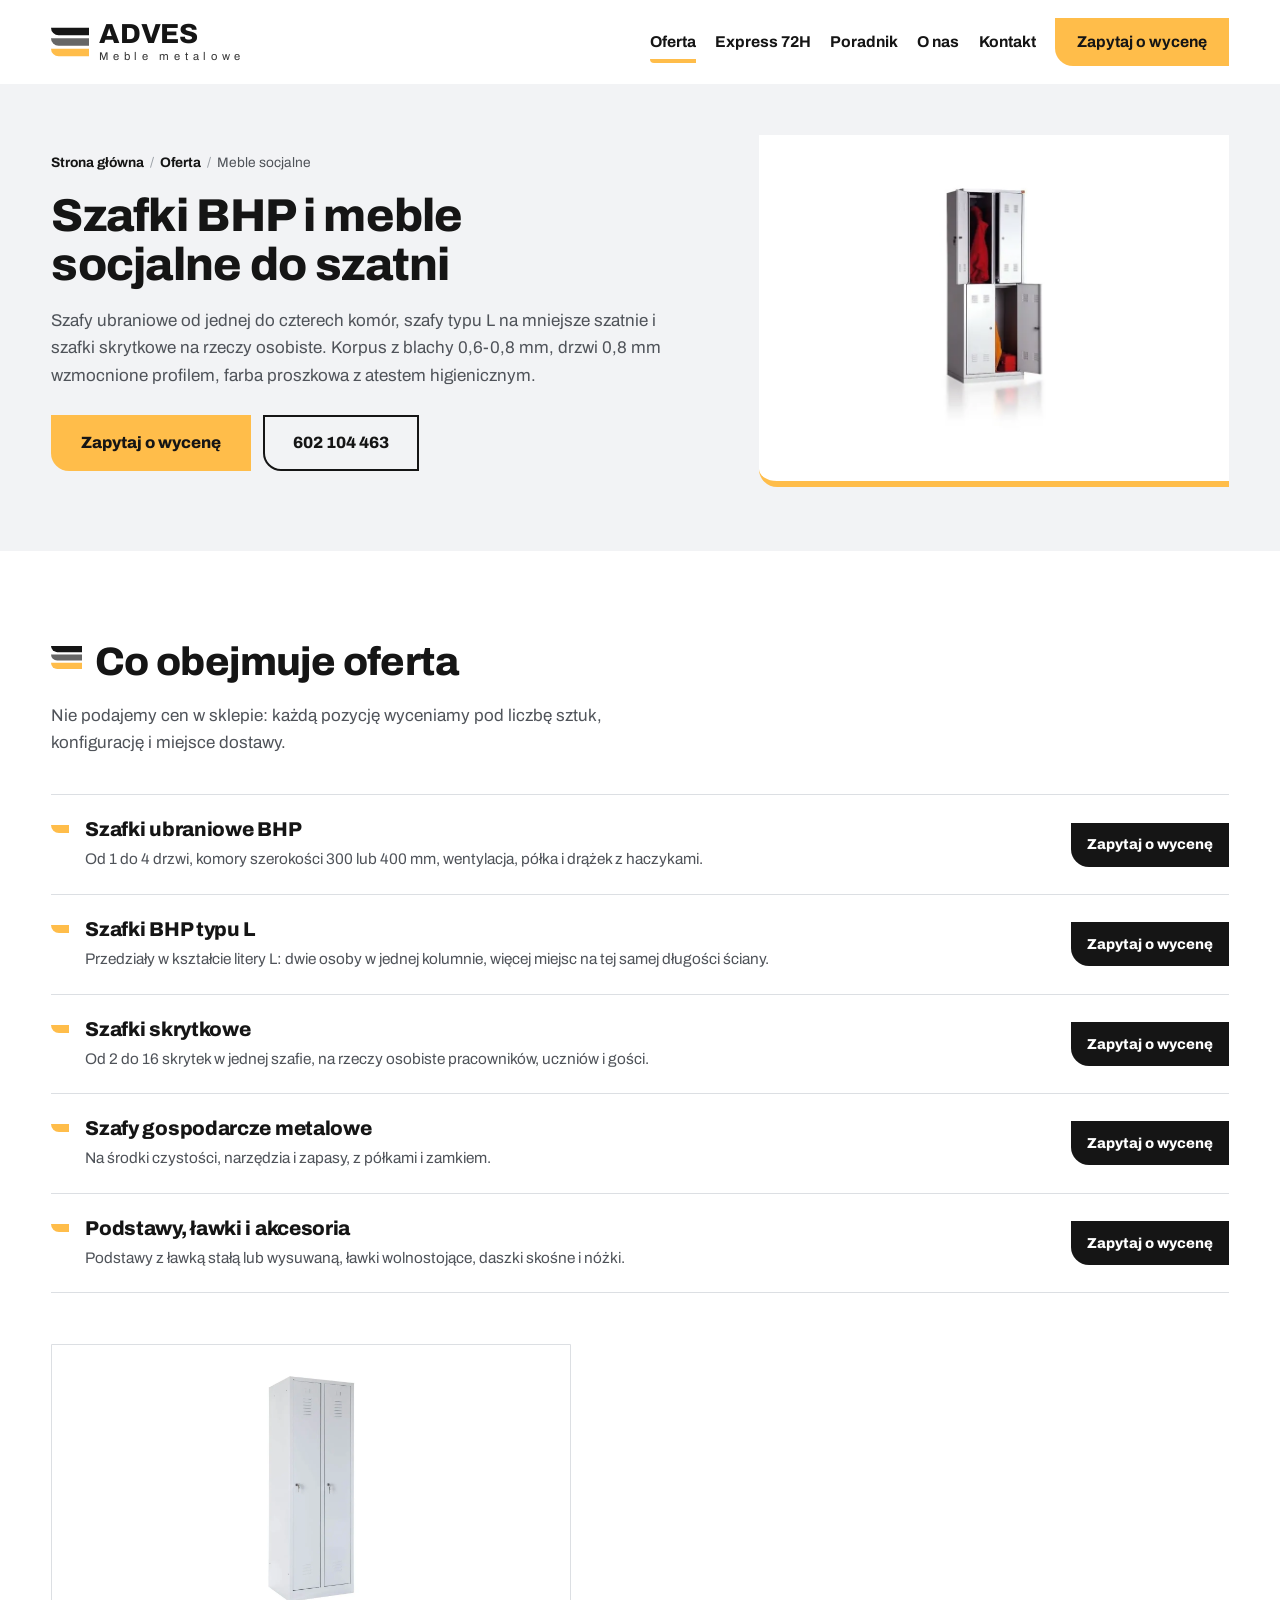
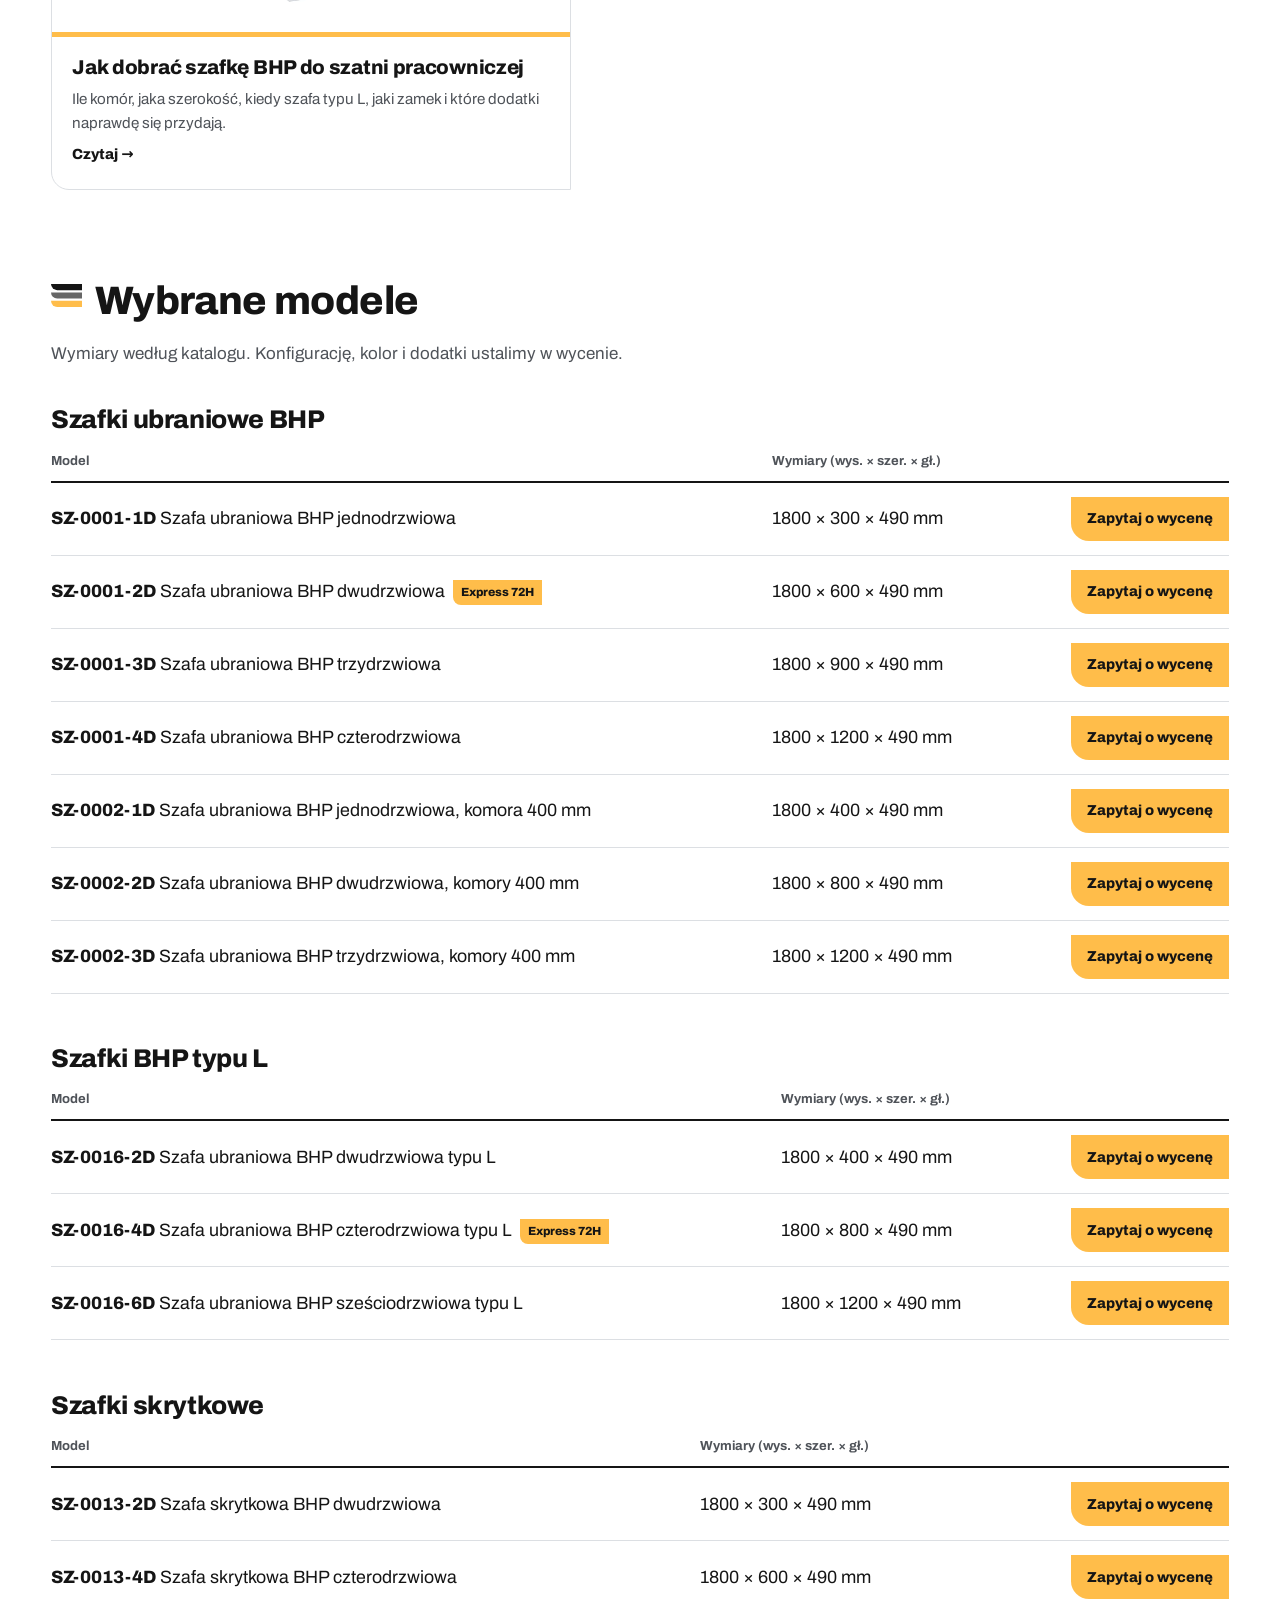
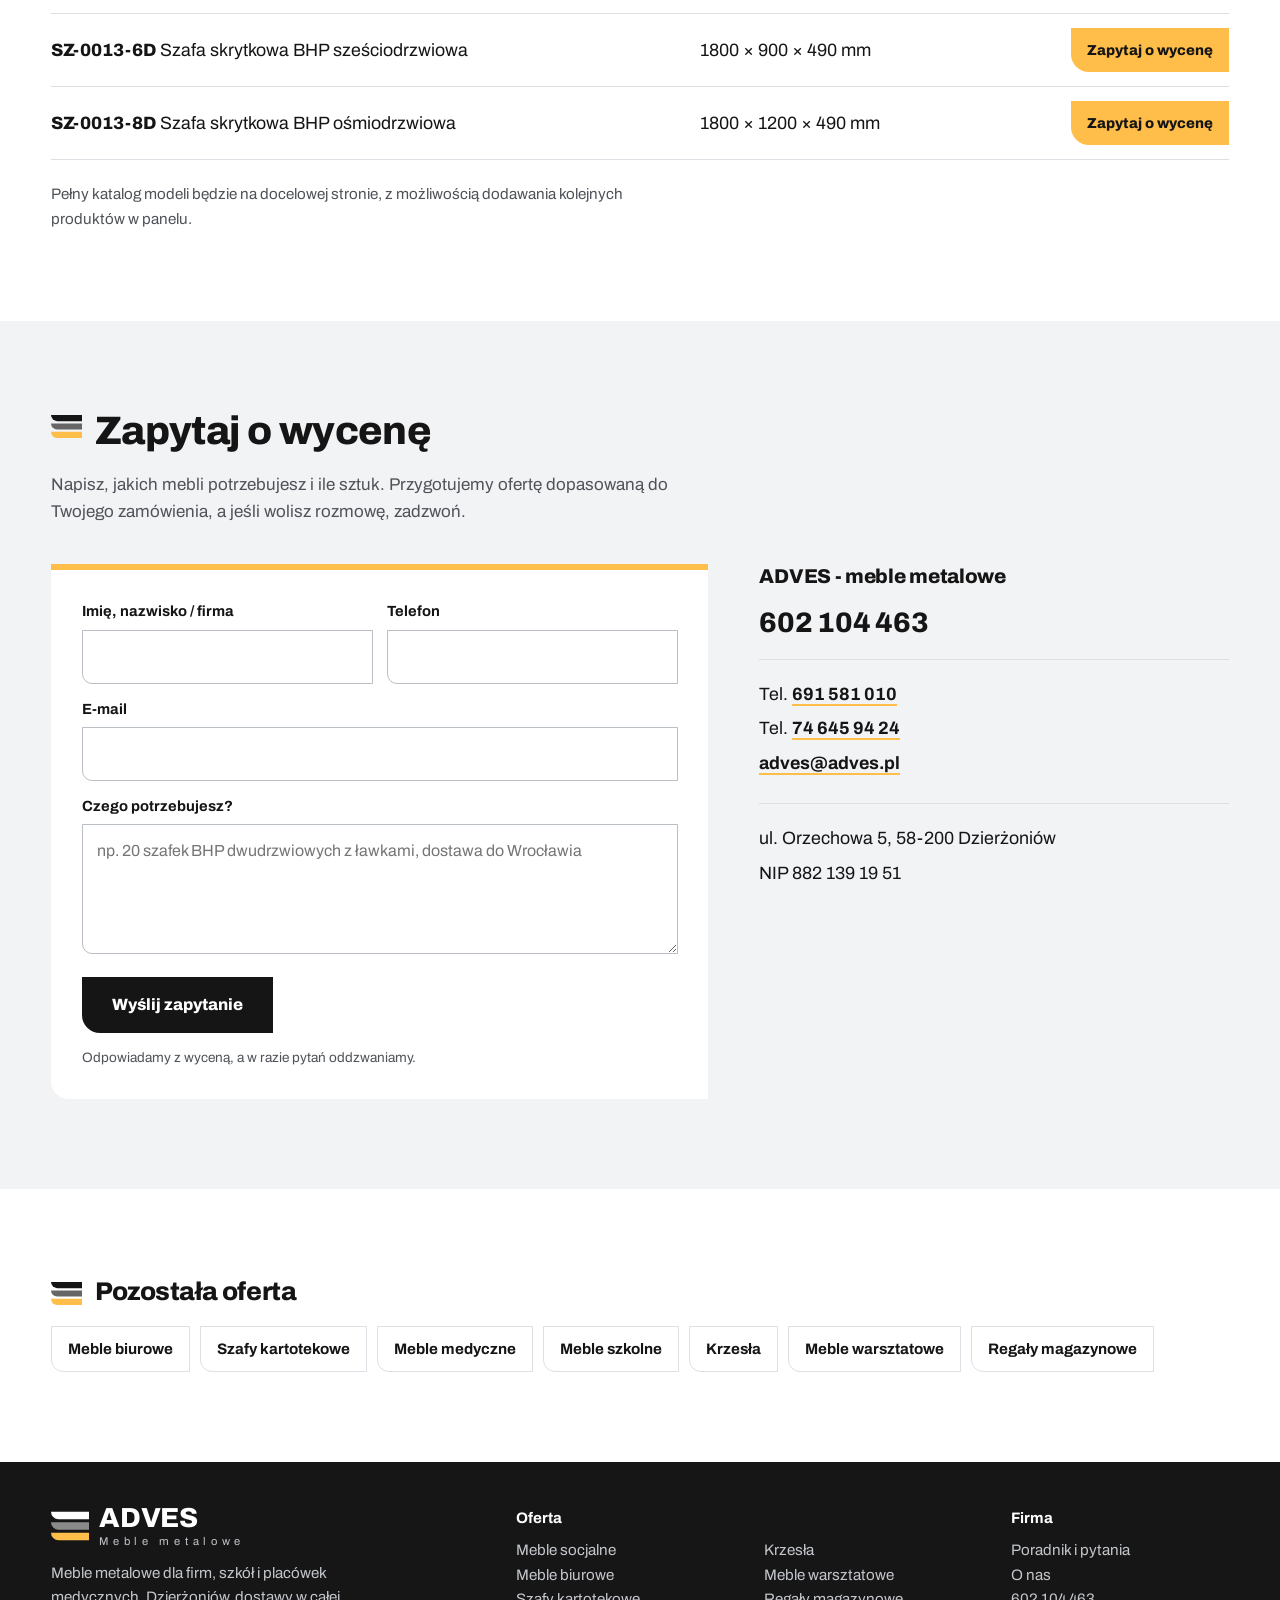
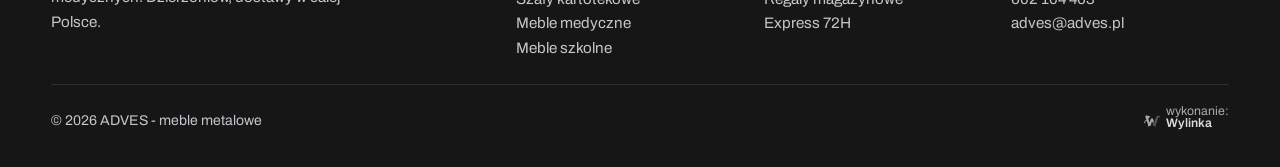
<file: meble-socjalne/index.html>
<!doctype html>
<html lang="pl">
<head>
<meta charset="utf-8">
<meta name="viewport" content="width=device-width,initial-scale=1">
<meta name="robots" content="noindex,nofollow">
<title>Szafki BHP i meble socjalne do szatni | ADVES Dzierżoniów</title>
<meta name="description" content="Metalowe szafki BHP ubraniowe, typu L i skrytkowe, podstawy z ławką i akcesoria. Konfiguracja pod Twoją szatnię, dostawa w całej Polsce. Zapytaj o wycenę: 602 104 463.">
<meta property="og:title" content="Szafki BHP i meble socjalne do szatni | ADVES Dzierżoniów">
<meta property="og:description" content="Metalowe szafki BHP ubraniowe, typu L i skrytkowe, podstawy z ławką i akcesoria. Konfiguracja pod Twoją szatnię, dostawa w całej Polsce. Zapytaj o wycenę: 602 104 463.">
<meta property="og:type" content="website">
<meta property="og:locale" content="pl_PL">
<meta name="theme-color" content="#ffbd4a">
<link rel="icon" href="../img/favicon.svg" type="image/svg+xml">
<link rel="preload" as="font" type="font/woff2" href="../fonts/archivo-rdzen.woff2" crossorigin>
<style>
@font-face{font-family:"Archivo";font-style:normal;font-weight:400 800;font-display:swap;src:url(../fonts/archivo-rdzen.woff2) format("woff2");unicode-range:U+0020-007E,U+00A0,U+00A9,U+00AB,U+00B0,U+00B7,U+00BB,U+00D3,U+00D7,U+00F3,U+2013,U+2018-2019,U+201C-201E,U+2026}
@font-face{font-family:"Archivo";font-style:normal;font-weight:400 800;font-display:swap;src:url(../fonts/archivo-pl.woff2) format("woff2");unicode-range:U+0104-0107,U+0118-0119,U+0141-0144,U+015A-015B,U+0179-017C}
@font-face{font-family:"Archivo-fb";src:local("Arial");size-adjust:102%;ascent-override:90%;descent-override:22%;line-gap-override:0%}
:root{--amber:#ffbd4a;--amber2:#f2a81f;--ink:#151515;--grey:#666;--mut:#4f5359;--g:#f2f3f5;--line:#dcdfe3;--dark:#161616;--hh:64px;--w:min(calc(100vw - 32px),1760px);--r:0 0 0 18px}
@media (min-width:900px){:root{--hh:84px;--w:min(92vw,1760px)}}
*{box-sizing:border-box}
html{scroll-behavior:smooth;scroll-padding-top:var(--hh);-webkit-text-size-adjust:100%}
body{margin:0;font-family:Archivo,"Archivo-fb",system-ui,-apple-system,"Segoe UI",Roboto,sans-serif;font-size:clamp(16px,.22vw + 15px,19px);line-height:1.6;color:var(--ink);background:#fff;overflow-x:hidden}
img{display:block;max-width:100%;height:auto}
a{color:inherit}
h1,h2,h3{margin:0;font-weight:800;line-height:1.08;letter-spacing:-.015em}
h2{font-size:clamp(30px,3.1vw,60px)}
h3{font-size:clamp(20px,1.3vw,26px);line-height:1.2}
p{margin:0}
.wrap{width:var(--w);margin:0 auto}
.skip{position:absolute;left:-999px}.skip:focus{left:16px;top:8px;z-index:99;background:#fff;padding:8px 12px}
/* znak z logo: trzy belki (szuflady) */
.zn{display:flex;align-items:flex-start;gap:clamp(12px,1vw,20px)}
.zn::before{content:"";flex:none;width:clamp(30px,2.4vw,46px);aspect-ratio:40/30;margin-top:.12em;background:url("data:image/svg+xml,%3Csvg xmlns='http://www.w3.org/2000/svg' viewBox='0 0 40 30'%3E%3Cpath d='M0 0h40v8H8a8 8 0 0 1-8-8z' fill='%23151515'/%3E%3Cpath d='M0 11h40v8H8a8 8 0 0 1-8-8z' fill='%23666'/%3E%3Cpath d='M0 22h40v8H8a8 8 0 0 1-8-8z' fill='%23ffbd4a'/%3E%3C/svg%3E") no-repeat center/contain}
.ciem .zn::before{background-image:url("data:image/svg+xml,%3Csvg xmlns='http://www.w3.org/2000/svg' viewBox='0 0 40 30'%3E%3Cpath d='M0 0h40v8H8a8 8 0 0 1-8-8z' fill='%23fff'/%3E%3Cpath d='M0 11h40v8H8a8 8 0 0 1-8-8z' fill='%23a3a3a3'/%3E%3Cpath d='M0 22h40v8H8a8 8 0 0 1-8-8z' fill='%23ffbd4a'/%3E%3C/svg%3E")}
.pasy{height:21px;background:linear-gradient(var(--ink) 0 5px,transparent 5px 8px,var(--grey) 8px 13px,transparent 13px 16px,var(--amber) 16px 21px)}
.btn{display:inline-flex;align-items:center;justify-content:center;gap:10px;min-height:56px;padding:0 30px;background:var(--amber);color:var(--ink);font:800 1.02rem/1 Archivo,"Archivo-fb",Arial,sans-serif;text-decoration:none;border:0;border-radius:var(--r);cursor:pointer;-webkit-tap-highlight-color:transparent;transition:background .15s,transform .15s}
.btn:hover{background:var(--amber2)}
.btn:active{transform:translateY(1px)}
.btn.obw{background:transparent;color:#fff;box-shadow:inset 0 0 0 2px rgba(255,255,255,.85)}
.btn.obw:hover{background:rgba(255,255,255,.12)}
.btn.cz{background:var(--ink);color:#fff}.btn.cz:hover{background:#000}
.btn:focus-visible,.menu a:focus-visible,.karuzela button:focus-visible,a.lb:focus-visible{outline:3px solid #1f6feb;outline-offset:3px}
/* naglowek */
.top{position:sticky;top:0;z-index:50;height:var(--hh);background:#fff;transition:box-shadow .2s}
.top.sc{box-shadow:0 1px 0 var(--line),0 8px 22px rgba(0,0,0,.07)}
.top .wrap{height:100%;display:flex;align-items:center;justify-content:space-between;gap:18px}
.logo{display:flex;align-items:center;gap:10px;text-decoration:none;color:var(--ink)}
.logo svg{width:38px;height:30px;flex:none}
.logo b{display:block;font-weight:800;font-size:1.72rem;line-height:.9;letter-spacing:-.01em}
.logo small{display:block;font-size:.7rem;letter-spacing:.42em;margin-top:5px;color:#333;line-height:1}
.menu{display:flex;align-items:center;gap:clamp(14px,1.5vw,34px)}
.menu a{text-decoration:none;font-weight:700;font-size:.98rem;position:relative;padding:6px 0;color:var(--ink)}
.menu a:not(.btn).on::after,.menu a:not(.btn):not(.tel):hover::after{content:"";position:absolute;left:0;right:0;bottom:-2px;height:4px;background:var(--amber);border-radius:0 0 0 4px}
.menu .tel{white-space:nowrap}
.menu .btn{min-height:48px;padding:0 22px}
.burger{display:none}
@media (max-width:1320px){.menu .tel{display:none}}
@media (max-width:1100px){
  .menu{position:fixed;inset:var(--hh) 0 auto 0;background:#fff;flex-direction:column;align-items:stretch;gap:0;padding:6px 16px 22px;border-top:1px solid var(--line);box-shadow:0 18px 30px rgba(0,0,0,.14);transform:translateY(-8px);opacity:0;visibility:hidden;transition:.2s}
  .top.open .menu{transform:none;opacity:1;visibility:visible}
  .menu a{padding:15px 0;border-bottom:1px solid var(--line);font-size:1.08rem}
  .menu a.on::after,.menu a:hover::after{display:none}
  .menu a.on{color:#000;box-shadow:inset 5px 0 0 var(--amber);padding-left:14px}
  .menu .tel{display:block}
  .menu .btn{margin-top:16px;min-height:54px;border-bottom:0}
  .burger{display:flex;flex-direction:column;justify-content:center;gap:5px;width:48px;height:48px;padding:0 11px;background:var(--ink);border:0;border-radius:0 0 0 12px;cursor:pointer}
  .burger span{display:block;height:3px;background:#fff;border-radius:0 0 0 3px;transition:.2s}
  .burger span:nth-child(3){background:var(--amber)}
  .top.open .burger span:nth-child(1){transform:translateY(8px) rotate(45deg)}
  .top.open .burger span:nth-child(2){opacity:0}
  .top.open .burger span:nth-child(3){transform:translateY(-8px) rotate(-45deg);background:#fff}
}
/* hero: trzy drzwi szafek */
.hero{position:relative;display:flex;flex-direction:column;justify-content:flex-end;min-height:calc(100svh - var(--hh));color:#fff;background:var(--ink);isolation:isolate}
.drzwi{position:absolute;inset:0;display:grid;grid-template-columns:repeat(3,1fr);gap:4px;z-index:-2}
.drzwi img{width:100%;height:100%;object-fit:cover}
.hero::before{content:"";position:absolute;inset:0;z-index:-1;background:linear-gradient(180deg,rgba(10,10,10,.12) 0%,rgba(10,10,10,.5) 22%,rgba(10,10,10,.82) 50%,rgba(10,10,10,.92) 100%)}
.hero .wrap{padding:48px 0 34px}
.hero h1{font-size:clamp(34px,4.6vw,92px);max-width:14ch;text-wrap:balance}
.hero p{margin-top:16px;max-width:52ch;font-size:clamp(17px,1.05vw,21px);color:#eceff2}
.hero .akcje{display:flex;flex-wrap:wrap;gap:12px;margin-top:28px}
.hero .pasy{position:absolute;left:0;right:0;bottom:0;height:21px}
@media (min-width:900px){
  .hero{min-height:min(calc(100svh - var(--hh)),980px)}
  .hero .wrap{padding:80px 0 78px}
  .hero::before{background:linear-gradient(90deg,rgba(10,10,10,.86) 0%,rgba(10,10,10,.62) 38%,rgba(10,10,10,.12) 70%,rgba(10,10,10,0) 100%),linear-gradient(0deg,rgba(10,10,10,.45),rgba(10,10,10,0) 40%)}
}
@media (max-width:899px){.hero .akcje .btn{flex:1 1 auto}}
/* sekcje */
section{padding:clamp(64px,7vw,130px) 0}
.szary{background:var(--g)}
.ciem{background:var(--dark);color:#fff}
.lead{max-width:62ch;color:var(--mut);margin-top:18px;font-size:clamp(17px,1vw,20px)}
.ciem .lead{color:#c9ccd1}
.glowa{display:flex;justify-content:space-between;align-items:flex-end;gap:24px;flex-wrap:wrap;margin-bottom:clamp(30px,3vw,54px)}
/* kategorie */
.kat{display:grid;gap:clamp(14px,1.2vw,22px);grid-template-columns:repeat(2,1fr)}
@media (min-width:900px){.kat{grid-template-columns:repeat(4,1fr)}}
@media (min-width:1600px){.kat{grid-template-columns:repeat(8,1fr)}}
.kat article{background:#fff;border-radius:var(--r);overflow:hidden;display:flex;flex-direction:column;box-shadow:0 1px 0 var(--line)}
.kat .fot{position:relative;aspect-ratio:1;background:#fff;border-bottom:5px solid var(--amber)}
.kat .fot img{position:absolute;inset:8%;width:84%;height:84%;object-fit:contain}
.kat .tx{padding:16px 16px 20px}
.kat h3{font-size:clamp(17px,1.1vw,22px)}
.kat p{margin-top:8px;font-size:.88rem;color:var(--mut);line-height:1.45}
@media (max-width:420px){.kat .tx{padding:12px 12px 16px}.kat p{font-size:.82rem}}
/* karuzela */
.karuzela{position:relative}
.tor{display:grid;grid-auto-flow:column;grid-auto-columns:minmax(240px,78%);gap:16px;overflow-x:auto;scroll-snap-type:x mandatory;scrollbar-width:none;padding-bottom:4px;cursor:grab}
.tor::-webkit-scrollbar{display:none}
.tor.ciag{cursor:grabbing;scroll-snap-type:none}
.tor>*{scroll-snap-align:start}
@media (min-width:700px){.tor{grid-auto-columns:calc((100% - 32px)/3)}}
@media (min-width:1200px){.tor{grid-auto-columns:calc((100% - 64px)/5);gap:16px}}
.strz{display:flex;gap:10px}
.strz button{width:52px;height:52px;border:0;border-radius:0 0 0 14px;background:var(--amber);color:var(--ink);font:800 22px/1 Archivo,Arial,sans-serif;cursor:pointer}
.strz button:disabled{opacity:.35;cursor:default}
.karuzela.pelna .strz{display:none}
/* express */
.prod{background:#fff;color:var(--ink);border-radius:var(--r);overflow:hidden;display:flex;flex-direction:column;user-select:none}
.prod a.lb{position:relative;display:block;aspect-ratio:4/5;background:#fff}
.prod a.lb img{position:absolute;inset:7%;width:86%;height:86%;object-fit:contain;pointer-events:none}
.prod .tx{padding:16px 18px 20px;border-top:1px solid var(--line);flex:1}
.prod b{display:block;font-size:1.04rem;line-height:1.25}
.prod span{display:block;margin-top:6px;color:var(--mut);font-size:.92rem}
.prod .zn72{display:inline-block;margin-top:12px;padding:4px 10px;background:var(--amber);font-weight:800;font-size:.8rem;border-radius:0 0 0 8px}
.uwaga72{margin-top:30px;display:flex;flex-wrap:wrap;gap:16px 30px;align-items:center;color:#d6d9dd}
/* konfiguracja */
.konf{display:grid;gap:clamp(30px,4vw,80px);align-items:start}
@media (min-width:1000px){.konf{grid-template-columns:minmax(0,5fr) minmax(0,7fr)}}
.szafa{background:#fff;border:1px solid var(--line);border-radius:var(--r);display:flex;justify-content:center;padding:clamp(24px,3vw,56px);position:relative}
.szafa a{display:block}
.szafa img{height:min(70vh,720px);width:auto;max-width:100%;object-fit:contain}
.szafa figcaption{position:absolute;left:0;bottom:0;background:var(--ink);color:#fff;padding:10px 16px;font-weight:700;font-size:.9rem;border-radius:0 18px 0 0}
.spec{list-style:none;padding:0;margin:26px 0 0;display:grid;gap:0}
@media (min-width:700px){.spec{grid-template-columns:1fr 1fr;column-gap:34px}}
.spec li{position:relative;padding:14px 0 14px 32px;border-bottom:1px solid var(--line)}
.spec li::before{content:"";position:absolute;left:0;top:1.15em;width:18px;height:8px;background:var(--amber);border-radius:0 0 0 8px}
.dodatki{margin-top:clamp(30px,3vw,48px)}
.dodatki h3{margin-bottom:16px}
.dod{display:grid;grid-template-columns:repeat(3,1fr);gap:12px}
.dod a{display:block;background:#fff;border:1px solid var(--line);border-radius:var(--r);overflow:hidden;text-decoration:none}
.dod img{aspect-ratio:4/3;object-fit:contain;width:100%;padding:6%}
.dod span{display:block;padding:10px 12px;font-weight:700;font-size:.92rem;border-top:4px solid var(--amber)}
.dodatki p{margin-top:14px;color:var(--mut)}
/* dla kogo */
.kto{display:grid;gap:0;grid-template-columns:1fr}
@media (min-width:700px){.kto{grid-template-columns:repeat(2,1fr);gap:0 40px}}
@media (min-width:1200px){.kto{grid-template-columns:repeat(4,1fr)}}
.kto div{padding:24px 0;border-top:5px solid var(--ink)}
.kto div:nth-child(2){border-color:var(--grey)}.kto div:nth-child(3){border-color:var(--amber)}.kto div:nth-child(4){border-color:var(--ink)}
.kto p{margin-top:10px;color:var(--mut)}
.jak{margin-top:clamp(40px,4vw,70px);display:grid;gap:clamp(20px,3vw,60px);align-items:start}
@media (min-width:1000px){.jak{grid-template-columns:minmax(0,4fr) minmax(0,8fr)}}
.jak ul{list-style:none;margin:0;padding:0;display:grid;gap:0}
@media (min-width:700px){.jak ul{grid-template-columns:1fr 1fr;column-gap:34px}}
.jak li{position:relative;padding:14px 0 14px 32px;border-bottom:1px solid var(--line)}
.jak li::before{content:"";position:absolute;left:0;top:1.15em;width:18px;height:8px;background:var(--ink);border-radius:0 0 0 8px}
.jak li b{display:block}
/* o nas */
.onas{display:grid;gap:clamp(30px,4vw,80px);align-items:center}
@media (min-width:1000px){.onas{grid-template-columns:minmax(0,6fr) minmax(0,6fr)}}
.onas figure{margin:0;position:relative}
.onas figure a{display:block;border-radius:var(--r);overflow:hidden}
.onas figure img{width:100%;aspect-ratio:16/9;object-fit:cover}
.onas figcaption{margin-top:12px;color:var(--mut);font-size:.95rem}
.onas .txt p+p{margin-top:16px}
.onas .txt p{color:#33373c}
/* kontakt */
.kont{display:grid;gap:clamp(30px,4vw,80px);align-items:start}
@media (min-width:1000px){.kont{grid-template-columns:minmax(0,7fr) minmax(0,5fr)}}
form.pokaz{display:grid;gap:14px;background:#fff;padding:clamp(20px,2.4vw,40px);border-radius:var(--r);border-top:6px solid var(--amber)}
@media (min-width:700px){form.pokaz{grid-template-columns:1fr 1fr}.pole.cale,form.pokaz .btn,form.pokaz .info,form.pokaz .msg{grid-column:1/-1}}
.pole label{display:block;font-weight:700;font-size:.92rem;margin-bottom:6px}
.pole input,.pole textarea,.pole select{width:100%;font:inherit;font-size:16px;padding:13px 14px;border:1.5px solid #b9bec5;border-radius:0 0 0 10px;background:#fff;color:var(--ink)}
.pole textarea{min-height:130px;resize:vertical}
.pole input:focus,.pole textarea:focus,.pole select:focus{outline:3px solid var(--amber);outline-offset:0;border-color:var(--ink)}
form.pokaz .btn{justify-self:start}
form.pokaz .info{font-size:.85rem;color:var(--mut)}
.msg{padding:14px 16px;background:var(--ink);color:#fff;border-radius:0 0 0 12px}
.dane h3{margin-bottom:12px}
.dane p{margin-bottom:6px}
.dane a{font-weight:700;text-decoration:none;border-bottom:2px solid var(--amber)}
.dane .tel-duzy{display:block;font-size:clamp(26px,2.2vw,40px);font-weight:800;border:0;margin:8px 0 14px;letter-spacing:-.01em}
.dane .blok{padding:20px 0;border-top:1px solid var(--line)}
/* stopka */
footer{background:var(--dark);color:#c3c6cb;padding:44px 0 30px;font-size:.95rem}
footer .wrap{display:grid;grid-template-columns:1fr 1fr;gap:24px 30px}
@media (min-width:900px){footer .wrap{grid-template-columns:2fr 1fr 1fr 1fr}}
footer b{color:#fff;display:block;margin-bottom:8px}
footer .wrap>div:first-child{grid-column:1/-1}
@media (min-width:900px){footer .wrap>div:first-child{grid-column:auto}}
footer a{text-decoration:none}
footer a:hover{color:#fff}
footer .dol{grid-column:1/-1;display:flex;flex-wrap:wrap;gap:12px 24px;justify-content:space-between;align-items:center;border-top:1px solid #2e2f31;padding-top:20px;font-size:.88rem}
footer .logo{color:#fff}
footer .logo small{color:#c3c6cb}

.wylinka-badge{display:inline-flex;align-items:center;gap:.4em;color:inherit;text-decoration:none;font-size:.875em;line-height:1;opacity:.85}
.wylinka-badge:hover,.wylinka-badge:focus-visible{opacity:1}
.wylinka-badge:focus-visible{outline:2px solid currentColor;outline-offset:3px;border-radius:2px}
.wylinka-badge svg{width:18px;height:18px;flex:none;overflow:visible}
.wylinka-badge b{font-weight:600}
.wylinka-badge .wy-old{opacity:.45;transform-origin:40px 30px;transition:transform .32s cubic-bezier(.3,.7,.4,1),opacity .32s ease-out}
.wylinka-badge .wy-pod{opacity:0;transition:opacity .2s ease-out .08s}
.wylinka-badge:hover .wy-old,.wylinka-badge:focus-visible .wy-old{transform:translate(9px,7px) rotate(9deg);opacity:0}
.wylinka-badge:hover .wy-pod,.wylinka-badge:focus-visible .wy-pod{opacity:1}
@media (prefers-reduced-motion:reduce){.wylinka-badge .wy-old,.wylinka-badge .wy-pod{transition:none}.wylinka-badge:hover .wy-old,.wylinka-badge:focus-visible .wy-old{transform:none;opacity:.45}.wylinka-badge:hover .wy-pod,.wylinka-badge:focus-visible .wy-pod{opacity:0}}


/* lightbox */
#lb{border:0;padding:0;max-width:none;max-height:none;width:100vw;height:100dvh;background:rgba(12,12,12,.94);color:#fff}
#lb::backdrop{background:rgba(0,0,0,.6)}
#lb .lb-in{position:absolute;inset:60px 16px 70px;display:flex;align-items:center;justify-content:center}
#lb img{max-width:100%;max-height:100%;object-fit:contain;background:#fff}
#lb p{position:absolute;left:16px;right:16px;bottom:22px;text-align:center}
#lb button{position:absolute;width:52px;height:52px;border:0;border-radius:0 0 0 14px;background:var(--amber);color:var(--ink);font:800 24px/1 Archivo,Arial,sans-serif;cursor:pointer}
.lb-x{top:10px;right:12px}.lb-p{left:12px;top:50%}.lb-n{right:12px;top:50%}
body.lb-on{overflow:hidden}
@media (prefers-reduced-motion:reduce){html{scroll-behavior:auto}*{transition:none!important}}
/* v2: hero z jednym glownym zdjeciem, katalog B2B, podstrony */
.drzwi{grid-template-columns:1fr}
.drzwi .d1{display:none}
.drzwi .d2{object-position:50% 50%}
@media (min-width:900px){.drzwi{grid-template-columns:1fr 1fr}.drzwi .d1{display:block}}
.kat .karta{background:#fff;border-radius:var(--r);overflow:hidden;display:flex;flex-direction:column;box-shadow:0 1px 0 var(--line);text-decoration:none;color:inherit;position:relative;transition:box-shadow .2s,transform .2s}
.kat .karta:hover{box-shadow:0 0 0 2px var(--ink);transform:translateY(-2px)}
.kat .karta:focus-visible{outline:3px solid #1f6feb;outline-offset:3px}
.kat .fot.znak{display:flex;align-items:center;justify-content:center}
.kat .fot.znak svg{width:46%;height:auto}
.nowe{position:absolute;left:0;top:0;z-index:2;background:var(--ink);color:#fff;font-weight:800;font-size:.74rem;padding:6px 10px;border-radius:0 0 18px 0;line-height:1}
.kat .dalej{display:block;margin-top:10px;font-weight:800;font-size:.86rem}
.kat .dalej::after{content:" \2192"}
.takze{margin-top:22px;color:var(--mut);font-size:.95rem}
.takze a{font-weight:700;color:var(--ink);text-decoration:none;border-bottom:2px solid var(--amber)}
.btn.mini{min-height:44px;padding:0 16px;font-size:.9rem}
.prod .btn.mini{margin-top:14px;width:100%}
.prod .zn72{margin-right:8px}
/* poradnik na glownej */
.porady{display:grid;gap:clamp(14px,1.4vw,26px);grid-template-columns:1fr}
@media (min-width:800px){.porady{grid-template-columns:repeat(3,1fr)}}
.porada{display:flex;flex-direction:column;background:#fff;border:1px solid var(--line);border-radius:var(--r);overflow:hidden;text-decoration:none;color:inherit;transition:box-shadow .2s}
.porada:hover{box-shadow:0 0 0 2px var(--ink)}
.porada .fot{position:relative;aspect-ratio:16/9;background:#fff;border-bottom:5px solid var(--amber)}
.porada .fot img{position:absolute;inset:8%;width:84%;height:84%;object-fit:contain}
.porada .tx{padding:18px 20px 22px;display:flex;flex-direction:column;gap:8px;flex:1}
.porada p{color:var(--mut);font-size:.95rem}
.porada .dalej{margin-top:auto;font-weight:800;font-size:.92rem}
.porada .dalej::after{content:" \2192"}
.szary .porada{border-color:transparent}
.link-wiecej{display:inline-block;margin-top:26px;font-weight:800;text-decoration:none;border-bottom:3px solid var(--amber)}
/* naglowek podstrony */
.ph{background:var(--g);padding:clamp(28px,4vw,70px) 0 clamp(40px,5vw,90px)}
.ph .wrap{display:grid;gap:clamp(24px,4vw,70px);align-items:center}
@media (min-width:900px){.ph .wrap{grid-template-columns:minmax(0,7fr) minmax(0,5fr)}}
.ph h1{font-size:clamp(32px,3.6vw,68px);max-width:20ch;text-wrap:balance}
.ph .lead{margin-top:16px}
.ph .akcje{display:flex;flex-wrap:wrap;gap:12px;margin-top:26px}
.ph .btn.obw{color:var(--ink);box-shadow:inset 0 0 0 2px var(--ink)}
.ph .btn.obw:hover{background:#fff}
.ph figure{margin:0;background:#fff;border-radius:var(--r);border-bottom:6px solid var(--amber);display:flex;align-items:center;justify-content:center;aspect-ratio:4/3;padding:6%}
.ph figure img{max-height:100%;width:auto;object-fit:contain}
.ph figure svg{width:44%;height:auto}
@media (max-width:899px){.ph figure{aspect-ratio:16/9}}
.okr{font-size:.86rem;color:var(--mut);margin-bottom:18px;display:flex;flex-wrap:wrap;gap:6px}
.okr a{color:var(--ink);font-weight:700;text-decoration:none}
.okr a:hover{text-decoration:underline}
.okr span[aria-hidden]{color:#9aa0a6}
/* lista podkategorii i produktow */
.lista{border-bottom:1px solid var(--line)}
.wiersz{display:grid;gap:10px 30px;padding:22px 0 22px 34px;border-top:1px solid var(--line);position:relative;align-items:center}
.wiersz::before{content:"";position:absolute;left:0;top:30px;width:18px;height:8px;background:var(--amber);border-radius:0 0 0 8px}
@media (min-width:800px){.wiersz{grid-template-columns:minmax(0,1fr) auto}}
.wiersz p{color:var(--mut);margin-top:6px;font-size:.96rem}
.wiersz .btn{justify-self:start}
.grupa+.grupa{margin-top:clamp(36px,4vw,64px)}
.grupa>h2{font-size:clamp(24px,2vw,36px);margin-bottom:16px}
.tab{width:100%;border-collapse:collapse}
.tab th{text-align:left;font-size:.82rem;color:var(--mut);font-weight:700;padding:0 12px 10px 0;border-bottom:2px solid var(--ink)}
.tab td{padding:14px 12px 14px 0;border-bottom:1px solid var(--line);vertical-align:middle}
.tab td:last-child{text-align:right;padding-right:0}
.tab .kod{font-weight:800;white-space:nowrap}
.tab .zn72{display:inline-block;margin-left:8px;padding:3px 8px;background:var(--amber);font-weight:800;font-size:.74rem;border-radius:0 0 0 8px;vertical-align:middle;font-style:normal}
@media (max-width:699px){
  .tab thead{display:none}
  .tab tr{display:grid;grid-template-columns:1fr auto;gap:4px 12px;padding:14px 0;border-bottom:1px solid var(--line)}
  .tab td{border:0;padding:0}
  .tab td:nth-child(1){grid-column:1/-1}
  .tab td:nth-child(2){color:var(--mut);font-size:.92rem;align-self:center}
}
.uwaga{margin-top:22px;color:var(--mut);font-size:.95rem;max-width:70ch}
.pokrewne{display:flex;flex-wrap:wrap;gap:10px}
.pokrewne a{display:inline-block;padding:10px 16px;background:#fff;border:1px solid var(--line);border-radius:0 0 0 12px;text-decoration:none;font-weight:700;font-size:.95rem}
.pokrewne a:hover{border-color:var(--ink)}
/* artykul */
.art{display:grid;gap:clamp(30px,4vw,80px);align-items:start}
@media (min-width:1000px){.art{grid-template-columns:minmax(0,8fr) minmax(0,4fr)}}
.tresc{max-width:72ch}
.tresc h2{font-size:clamp(23px,1.8vw,32px);margin:clamp(30px,3vw,46px) 0 12px}
.tresc p{color:#2b2e33}
.tresc p+p{margin-top:14px}
.tresc ul{list-style:none;padding:0;margin:14px 0 0}
.tresc li{position:relative;padding:6px 0 6px 30px}
.tresc li::before{content:"";position:absolute;left:0;top:.95em;width:16px;height:7px;background:var(--amber);border-radius:0 0 0 7px}
.tresc .wstep{font-size:clamp(18px,1.15vw,22px);color:var(--ink)}
.meta{font-size:.9rem;color:var(--mut);margin-top:14px}
.boks{position:sticky;top:calc(var(--hh) + 20px);background:var(--dark);color:#fff;padding:clamp(22px,2vw,34px);border-radius:var(--r)}
.boks h2{font-size:clamp(22px,1.6vw,28px)}
.boks p{color:#c9ccd1;margin:12px 0 20px}
.boks .btn{width:100%}
.boks .tel-b{display:block;margin-top:14px;font-weight:800;font-size:1.3rem;text-decoration:none;text-align:center}
/* FAQ */
.faq{border-bottom:1px solid var(--line);max-width:900px}
.faq details{border-top:1px solid var(--line)}
.faq summary{list-style:none;cursor:pointer;padding:20px 48px 20px 0;font-weight:800;font-size:clamp(17px,1.15vw,21px);position:relative}
.faq summary::-webkit-details-marker{display:none}
.faq summary::after{content:"";position:absolute;right:6px;top:50%;width:18px;height:8px;margin-top:-4px;background:var(--amber);border-radius:0 0 0 8px;transition:transform .2s}
.faq details[open] summary::after{transform:rotate(90deg)}
.faq details p{padding:0 0 22px;color:#33373c;max-width:70ch}
section.bez-gory{padding-top:0}
section:not(.szary)>.wrap>.kont form.pokaz{box-shadow:0 0 0 1px var(--line)}
@media (max-width:899px){.ph figure.znak{display:none}}

</style>
<script type="application/ld+json">{"@context": "https://schema.org", "@type": "LocalBusiness", "@id": "https://adves.pl/#firma", "name": "ADVES - meble metalowe", "url": "https://adves.pl/", "telephone": "+48602104463", "email": "adves@adves.pl", "foundingDate": "2018", "taxID": "8821391951", "logo": "https://adves.pl/logo.png", "address": {"@type": "PostalAddress", "streetAddress": "ul. Orzechowa 5", "postalCode": "58-200", "addressLocality": "Dzierżoniów", "addressCountry": "PL"}, "areaServed": "PL", "description": "Metalowe szafy BHP, aktowe i kartotekowe, meble szkolne, medyczne i warsztatowe, regały magazynowe. Wycena na zapytanie, dostawa w całej Polsce."}</script>
<script type="application/ld+json">{"@context": "https://schema.org", "@type": "BreadcrumbList", "itemListElement": [{"@type": "ListItem", "position": 1, "name": "Strona główna", "item": "https://disaster26.github.io/adves-koncepcja/"}, {"@type": "ListItem", "position": 2, "name": "Oferta", "item": "https://disaster26.github.io/adves-koncepcja/#oferta"}, {"@type": "ListItem", "position": 3, "name": "Meble socjalne", "item": "https://disaster26.github.io/adves-koncepcja/meble-socjalne/"}]}</script>
<script type="application/ld+json">{"@context": "https://schema.org", "@type": "CollectionPage", "name": "Szafki BHP i meble socjalne do szatni", "description": "Metalowe szafki BHP ubraniowe, typu L i skrytkowe, podstawy z ławką i akcesoria. Konfiguracja pod Twoją szatnię, dostawa w całej Polsce. Zapytaj o wycenę: 602 104 463.", "url": "https://disaster26.github.io/adves-koncepcja/meble-socjalne/", "about": ["Szafki ubraniowe BHP", "Szafki BHP typu L", "Szafki skrytkowe", "Szafy gospodarcze metalowe", "Podstawy, ławki i akcesoria"]}</script>
</head>
<body>
<a class="skip" href="#tresc">Przejdź do treści</a>
<header class="top">
  <div class="wrap">
    <a class="logo" href="../">
      <svg viewBox="0 0 40 30" aria-hidden="true"><path d="M0 0h40v8H8a8 8 0 0 1-8-8z" fill="currentColor"/><path d="M0 11h40v8H8a8 8 0 0 1-8-8z" fill="#666"/><path d="M0 22h40v8H8a8 8 0 0 1-8-8z" fill="#ffbd4a"/></svg>
      <span><b>ADVES</b><small>Meble metalowe</small></span>
    </a>
    <nav class="menu" aria-label="Menu główne">
      <a href="../#oferta" class="on">Oferta</a>
      <a href="../#express">Express 72H</a>
      <a href="../poradnik/">Poradnik</a>
      <a href="../#o-nas">O nas</a>
      <a href="#kontakt">Kontakt</a>
      <a class="tel" href="tel:+48602104463">602 104 463</a>
      <a class="btn" href="#kontakt">Zapytaj o wycenę</a>
    </nav>
    <button class="burger" type="button" aria-label="Otwórz menu" aria-expanded="false"><span></span><span></span><span></span></button>
  </div>
</header>

<main id="tresc">
<section class="ph">
  <div class="wrap">
    <div>
      <nav class="okr" aria-label="Okruszki"><a href="../">Strona główna</a><span aria-hidden="true">/</span><a href="../#oferta">Oferta</a><span aria-hidden="true">/</span><span>Meble socjalne</span></nav>
      <h1>Szafki BHP i meble socjalne do szatni</h1>
      <p class="lead">Szafy ubraniowe od jednej do czterech komór, szafy typu L na mniejsze szatnie i szafki skrytkowe na rzeczy osobiste. Korpus z blachy 0,6-0,8 mm, drzwi 0,8 mm wzmocnione profilem, farba proszkowa z atestem higienicznym.</p>
      <div class="akcje"><a class="btn" href="#kontakt" data-zapytaj="Meble socjalne">Zapytaj o wycenę</a><a class="btn obw" href="tel:+48602104463">602 104 463</a></div>
    </div>
    <figure><img src="../img/k-socjalne.webp" width="600" height="600" alt="Metalowa szafka BHP z odzieżą roboczą" fetchpriority="high" decoding="async"></figure>
  </div>
</section>
<section>
  <div class="wrap">
    <div class="glowa"><div><h2 class="zn">Co obejmuje oferta</h2><p class="lead">Nie podajemy cen w sklepie: każdą pozycję wyceniamy pod liczbę sztuk, konfigurację i miejsce dostawy.</p></div></div>
    <div class="lista">
<div class="wiersz"><div><h3>Szafki ubraniowe BHP</h3><p>Od 1 do 4 drzwi, komory szerokości 300 lub 400 mm, wentylacja, półka i drążek z haczykami.</p></div><a class="btn mini cz" href="#kontakt" data-zapytaj="Szafki ubraniowe BHP">Zapytaj o wycenę</a></div>
<div class="wiersz"><div><h3>Szafki BHP typu L</h3><p>Przedziały w kształcie litery L: dwie osoby w jednej kolumnie, więcej miejsc na tej samej długości ściany.</p></div><a class="btn mini cz" href="#kontakt" data-zapytaj="Szafki BHP typu L">Zapytaj o wycenę</a></div>
<div class="wiersz"><div><h3>Szafki skrytkowe</h3><p>Od 2 do 16 skrytek w jednej szafie, na rzeczy osobiste pracowników, uczniów i gości.</p></div><a class="btn mini cz" href="#kontakt" data-zapytaj="Szafki skrytkowe">Zapytaj o wycenę</a></div>
<div class="wiersz"><div><h3>Szafy gospodarcze metalowe</h3><p>Na środki czystości, narzędzia i zapasy, z półkami i zamkiem.</p></div><a class="btn mini cz" href="#kontakt" data-zapytaj="Szafy gospodarcze metalowe">Zapytaj o wycenę</a></div>
<div class="wiersz"><div><h3>Podstawy, ławki i akcesoria</h3><p>Podstawy z ławką stałą lub wysuwaną, ławki wolnostojące, daszki skośne i nóżki.</p></div><a class="btn mini cz" href="#kontakt" data-zapytaj="Podstawy, ławki i akcesoria">Zapytaj o wycenę</a></div>
    </div>
    <div style="margin-top:clamp(36px,4vw,60px);max-width:520px"><a class="porada" href="../poradnik/jak-dobrac-szafke-bhp/"><div class="fot"><img src="../img/p-sz00012d-400.webp" width="400" height="926" alt="" loading="lazy" decoding="async"></div><div class="tx"><h3>Jak dobrać szafkę BHP do szatni pracowniczej</h3><p>Ile komór, jaka szerokość, kiedy szafa typu L, jaki zamek i które dodatki naprawdę się przydają.</p><span class="dalej">Czytaj</span></div></a></div>
  </div>
</section>

<section class="bez-gory">
  <div class="wrap">
    <div class="glowa"><div><h2 class="zn">Wybrane modele</h2><p class="lead">Wymiary według katalogu. Konfigurację, kolor i dodatki ustalimy w wycenie.</p></div></div>
    <div class="grupa"><h2>Szafki ubraniowe BHP</h2><table class="tab"><thead><tr><th>Model</th><th>Wymiary (wys. × szer. × gł.)</th><th><span class="skip">Zapytanie</span></th></tr></thead><tbody><tr><td><span class="kod">SZ-0001-1D</span> Szafa ubraniowa BHP jednodrzwiowa</td><td>1800 × 300 × 490 mm</td><td><a class="btn mini" href="#kontakt" data-zapytaj="Szafa ubraniowa BHP jednodrzwiowa SZ-0001-1D">Zapytaj o wycenę</a></td></tr><tr><td><span class="kod">SZ-0001-2D</span> Szafa ubraniowa BHP dwudrzwiowa<em class=zn72>Express 72H</em></td><td>1800 × 600 × 490 mm</td><td><a class="btn mini" href="#kontakt" data-zapytaj="Szafa ubraniowa BHP dwudrzwiowa SZ-0001-2D">Zapytaj o wycenę</a></td></tr><tr><td><span class="kod">SZ-0001-3D</span> Szafa ubraniowa BHP trzydrzwiowa</td><td>1800 × 900 × 490 mm</td><td><a class="btn mini" href="#kontakt" data-zapytaj="Szafa ubraniowa BHP trzydrzwiowa SZ-0001-3D">Zapytaj o wycenę</a></td></tr><tr><td><span class="kod">SZ-0001-4D</span> Szafa ubraniowa BHP czterodrzwiowa</td><td>1800 × 1200 × 490 mm</td><td><a class="btn mini" href="#kontakt" data-zapytaj="Szafa ubraniowa BHP czterodrzwiowa SZ-0001-4D">Zapytaj o wycenę</a></td></tr><tr><td><span class="kod">SZ-0002-1D</span> Szafa ubraniowa BHP jednodrzwiowa, komora 400 mm</td><td>1800 × 400 × 490 mm</td><td><a class="btn mini" href="#kontakt" data-zapytaj="Szafa ubraniowa BHP jednodrzwiowa, komora 400 mm SZ-0002-1D">Zapytaj o wycenę</a></td></tr><tr><td><span class="kod">SZ-0002-2D</span> Szafa ubraniowa BHP dwudrzwiowa, komory 400 mm</td><td>1800 × 800 × 490 mm</td><td><a class="btn mini" href="#kontakt" data-zapytaj="Szafa ubraniowa BHP dwudrzwiowa, komory 400 mm SZ-0002-2D">Zapytaj o wycenę</a></td></tr><tr><td><span class="kod">SZ-0002-3D</span> Szafa ubraniowa BHP trzydrzwiowa, komory 400 mm</td><td>1800 × 1200 × 490 mm</td><td><a class="btn mini" href="#kontakt" data-zapytaj="Szafa ubraniowa BHP trzydrzwiowa, komory 400 mm SZ-0002-3D">Zapytaj o wycenę</a></td></tr></tbody></table></div><div class="grupa"><h2>Szafki BHP typu L</h2><table class="tab"><thead><tr><th>Model</th><th>Wymiary (wys. × szer. × gł.)</th><th><span class="skip">Zapytanie</span></th></tr></thead><tbody><tr><td><span class="kod">SZ-0016-2D</span> Szafa ubraniowa BHP dwudrzwiowa typu L</td><td>1800 × 400 × 490 mm</td><td><a class="btn mini" href="#kontakt" data-zapytaj="Szafa ubraniowa BHP dwudrzwiowa typu L SZ-0016-2D">Zapytaj o wycenę</a></td></tr><tr><td><span class="kod">SZ-0016-4D</span> Szafa ubraniowa BHP czterodrzwiowa typu L<em class=zn72>Express 72H</em></td><td>1800 × 800 × 490 mm</td><td><a class="btn mini" href="#kontakt" data-zapytaj="Szafa ubraniowa BHP czterodrzwiowa typu L SZ-0016-4D">Zapytaj o wycenę</a></td></tr><tr><td><span class="kod">SZ-0016-6D</span> Szafa ubraniowa BHP sześciodrzwiowa typu L</td><td>1800 × 1200 × 490 mm</td><td><a class="btn mini" href="#kontakt" data-zapytaj="Szafa ubraniowa BHP sześciodrzwiowa typu L SZ-0016-6D">Zapytaj o wycenę</a></td></tr></tbody></table></div><div class="grupa"><h2>Szafki skrytkowe</h2><table class="tab"><thead><tr><th>Model</th><th>Wymiary (wys. × szer. × gł.)</th><th><span class="skip">Zapytanie</span></th></tr></thead><tbody><tr><td><span class="kod">SZ-0013-2D</span> Szafa skrytkowa BHP dwudrzwiowa</td><td>1800 × 300 × 490 mm</td><td><a class="btn mini" href="#kontakt" data-zapytaj="Szafa skrytkowa BHP dwudrzwiowa SZ-0013-2D">Zapytaj o wycenę</a></td></tr><tr><td><span class="kod">SZ-0013-4D</span> Szafa skrytkowa BHP czterodrzwiowa</td><td>1800 × 600 × 490 mm</td><td><a class="btn mini" href="#kontakt" data-zapytaj="Szafa skrytkowa BHP czterodrzwiowa SZ-0013-4D">Zapytaj o wycenę</a></td></tr><tr><td><span class="kod">SZ-0013-6D</span> Szafa skrytkowa BHP sześciodrzwiowa</td><td>1800 × 900 × 490 mm</td><td><a class="btn mini" href="#kontakt" data-zapytaj="Szafa skrytkowa BHP sześciodrzwiowa SZ-0013-6D">Zapytaj o wycenę</a></td></tr><tr><td><span class="kod">SZ-0013-8D</span> Szafa skrytkowa BHP ośmiodrzwiowa</td><td>1800 × 1200 × 490 mm</td><td><a class="btn mini" href="#kontakt" data-zapytaj="Szafa skrytkowa BHP ośmiodrzwiowa SZ-0013-8D">Zapytaj o wycenę</a></td></tr></tbody></table></div>
    <p class="uwaga">Pełny katalog modeli będzie na docelowej stronie, z możliwością dodawania kolejnych produktów w panelu.</p>
  </div>
</section>
<section id="kontakt" class="szary">
  <div class="wrap">
    <div class="glowa"><div><h2 class="zn">Zapytaj o wycenę</h2><p class="lead">Napisz, jakich mebli potrzebujesz i ile sztuk. Przygotujemy ofertę dopasowaną do Twojego zamówienia, a jeśli wolisz rozmowę, zadzwoń.</p></div></div>
    <div class="kont">
      <form class="pokaz" novalidate>
        <div class="pole"><label for="f-im">Imię, nazwisko / firma</label><input id="f-im" name="imie" autocomplete="name" required></div>
        <div class="pole"><label for="f-tel">Telefon</label><input id="f-tel" name="tel" type="tel" autocomplete="tel"></div>
        <div class="pole cale"><label for="f-em">E-mail</label><input id="f-em" name="email" type="email" autocomplete="email" required></div>
        <div class="pole cale"><label for="f-wi">Czego potrzebujesz?</label><textarea id="f-wi" name="wiadomosc" required placeholder="np. 20 szafek BHP dwudrzwiowych z ławkami, dostawa do Wrocławia"></textarea></div>
        <button class="btn cz" type="submit">Wyślij zapytanie</button>
        <p class="info">Odpowiadamy z wyceną, a w razie pytań oddzwaniamy.</p>
        <p class="msg" hidden tabindex="-1">To jest podgląd strony - na docelowej stronie formularz wyśle zapytanie do ADVES.</p>
      </form>
      <div class="dane">
        <h3>ADVES - meble metalowe</h3>
        <a class="tel-duzy" href="tel:+48602104463">602 104 463</a>
        <div class="blok">
          <p>Tel. <a href="tel:+48691581010">691 581 010</a></p>
          <p>Tel. <a href="tel:+48746459424">74 645 94 24</a></p>
          <p><a href="mailto:adves@adves.pl">adves@adves.pl</a></p>
        </div>
        <div class="blok">
          <p>ul. Orzechowa 5, 58-200 Dzierżoniów</p>
          <p>NIP 882 139 19 51</p>
        </div>
      </div>
    </div>
  </div>
</section>
<section>
  <div class="wrap">
    <h2 class="zn" style="font-size:clamp(24px,2vw,36px);margin-bottom:20px">Pozostała oferta</h2>
    <div class="pokrewne"><a href="../meble-biurowe/">Meble biurowe</a><a href="../szafy-kartotekowe/">Szafy kartotekowe</a><a href="../meble-medyczne/">Meble medyczne</a><a href="../meble-szkolne/">Meble szkolne</a><a href="../krzesla/">Krzesła</a><a href="../meble-warsztatowe/">Meble warsztatowe</a><a href="../regaly-magazynowe/">Regały magazynowe</a></div>
  </div>
</section>
</main>
<footer>
  <div class="wrap">
    <div>
      <a class="logo" href="../"><svg viewBox="0 0 40 30" aria-hidden="true" width="38" height="30"><path d="M0 0h40v8H8a8 8 0 0 1-8-8z" fill="#fff"/><path d="M0 11h40v8H8a8 8 0 0 1-8-8z" fill="#8a8a8a"/><path d="M0 22h40v8H8a8 8 0 0 1-8-8z" fill="#ffbd4a"/></svg><span><b style="margin:0">ADVES</b><small>Meble metalowe</small></span></a>
      <p style="margin-top:14px;max-width:36ch">Meble metalowe dla firm, szkół i placówek medycznych. Dzierżoniów, dostawy w całej Polsce.</p>
    </div>
    <div><b>Oferta</b><a href="../meble-socjalne/">Meble socjalne</a><br><a href="../meble-biurowe/">Meble biurowe</a><br><a href="../szafy-kartotekowe/">Szafy kartotekowe</a><br><a href="../meble-medyczne/">Meble medyczne</a><br><a href="../meble-szkolne/">Meble szkolne</a></div>
    <div><b>&nbsp;</b><a href="../krzesla/">Krzesła</a><br><a href="../meble-warsztatowe/">Meble warsztatowe</a><br><a href="../regaly-magazynowe/">Regały magazynowe</a><br><a href="../#express">Express 72H</a></div>
    <div><b>Firma</b><a href="../poradnik/">Poradnik i pytania</a><br><a href="../#o-nas">O nas</a><br><a href="tel:+48602104463">602 104 463</a><br><a href="mailto:adves@adves.pl">adves@adves.pl</a></div>
    <div class="dol"><span>© <span class="rok">2026</span> ADVES - meble metalowe</span><a class="wylinka-badge" href="https://wylinka.pl/?utm_source=adves.pl&amp;utm_medium=stopka&amp;utm_campaign=wykonanie" rel="noopener" title="Strona wykonana przez Wylinka"><svg viewBox="0 0 64 64" aria-hidden="true" focusable="false" fill="currentColor"><path d="M9.8 22.8l-1.2-7.9 2.2-3.7 15.5 4.6-.5 1.5-7.2 5.5 4.7 15.6 5-15.6 7 0 4.1 12.7-4.2-.9-2.6 1.8-.8-2.2-5.3 15.6-4.3 0 .4 .2-2.1 2.8-1.3-1.1 1.1-1.4-3.1 .2-.1-1.7 2.2-.1-5.7-16.5-4.8 .6-.8 3.1 0 .5-.3 .5 .8 2.2-1.6 .5-.4-1.3-.8 1.6-1.5-.8 .8-1.6-1.4 .6-.6-1.6 2.3-.8 .2-.4 1.3-4.8 5.9-.8-2.4-6.9zM15.2 13.7l-.1-.4-.4 .8-.1 .8 .1 1 .1 .4 .3 .7 .3-.9 .1-.7 0-.8z"/><path class="wy-pod" d="M37.1 49.8l-4.5-13.3 2.6-1.8 4.2 .9 .9 2.8 3-9.7 0-.5 .1-.8 3.2-8.4 .5-1 .6-1 .9-1.1 1.3-1 1.1-.7 1.4-.5 1.4-.3 .7 0 .9 0 1.2 .3 1.4 .6 .8 .5 .7 .7 .6 .7 .5 .9 .3 .9 .1 .9 0 .8-.2 .9-.5 .9-.5 .6-.7 .5-.7 .3-.1-.1 0-.1 .5-.5 .3-.7 .2-.5 0-.6-.1-.6-.3-.7-.4-.5-.4-.4-.5-.3-.6-.3-.7 0-.7 .1-.6 .1-.5 .4-.5 .5-.3 .5-.2 .7-.1 1.5-1.4 5.1-.8 3.3-.3 .7-.5 .7-6 17.5 1.9 .1-.1 1.7-3.1-.2 1.1 1.4-1.3 1.1-2.1-2.8 .4-.2z"/><path class="wy-old" d="M40.8 50l.4-.2-4.1 0-4.2-12.5 2.5-1.7 4.3 .9 .6 1.9 .6-1.6 0-.3 2.4-7.8 0-.5 .1-.8 3.2-8.4 .4-.8 .6-.9 .9-1.2 .9-.9 1.3-.8 1.4-.6 1.2-.3 1.4-.1 1.3 .1 .6 .2 .8 .3 1.1 .6 .9 .7 .7 .9 .5 .9 .3 .9 .1 1.1-.1 .9-.3 .9-.4 .7-.6 .7-.6 .4-.6 .2-.1-.1 0-.1 .5-.5 .3-.7 .2-.5 0-.5-.1-.6-.2-.6-.3-.5-.4-.5-.5-.3-.6-.3-.7-.1-.6 0-.6 .1-.6 .3-.6 .5-.3 .4-.2 .5-.1 .5-.1 1.5-1.4 5.1-.8 3.3-.3 .7-.5 .7-6 17.5 1.9 .1-.1 1.7-3.1-.2 1.1 1.4-1.3 1.1zM49.6 17.1l.6 1.7-1.5 1.9 .4 .4 1.8-2.1-.7-2.1zM48.1 28.3l.5 1.8-1.7 1.8 .4 .4 1.9-2-.6-2.2zM37.9 41.7l1.7-1.5-.4-.4-1.7 1.4zM42.6 38.7l-1.5 2.8 1.1 2-1.3 2.6 .5 .2 1.5-2.8-1.1-2 1.4-2.5z"/></svg><span>wykonanie: <b>Wylinka</b></span></a>
</div>
  </div>
</footer>
<dialog id="lb" aria-label="Podgląd zdjęcia">
  <div class="lb-in"><img alt=""></div>
  <p></p>
  <button class="lb-x" type="button" aria-label="Zamknij">&#215;</button>
  <button class="lb-p" type="button" aria-label="Poprzednie zdjęcie">&#8592;</button>
  <button class="lb-n" type="button" aria-label="Następne zdjęcie">&#8594;</button>
</dialog>
<script src="../app.js" defer></script>
</body>
</html>
</file>
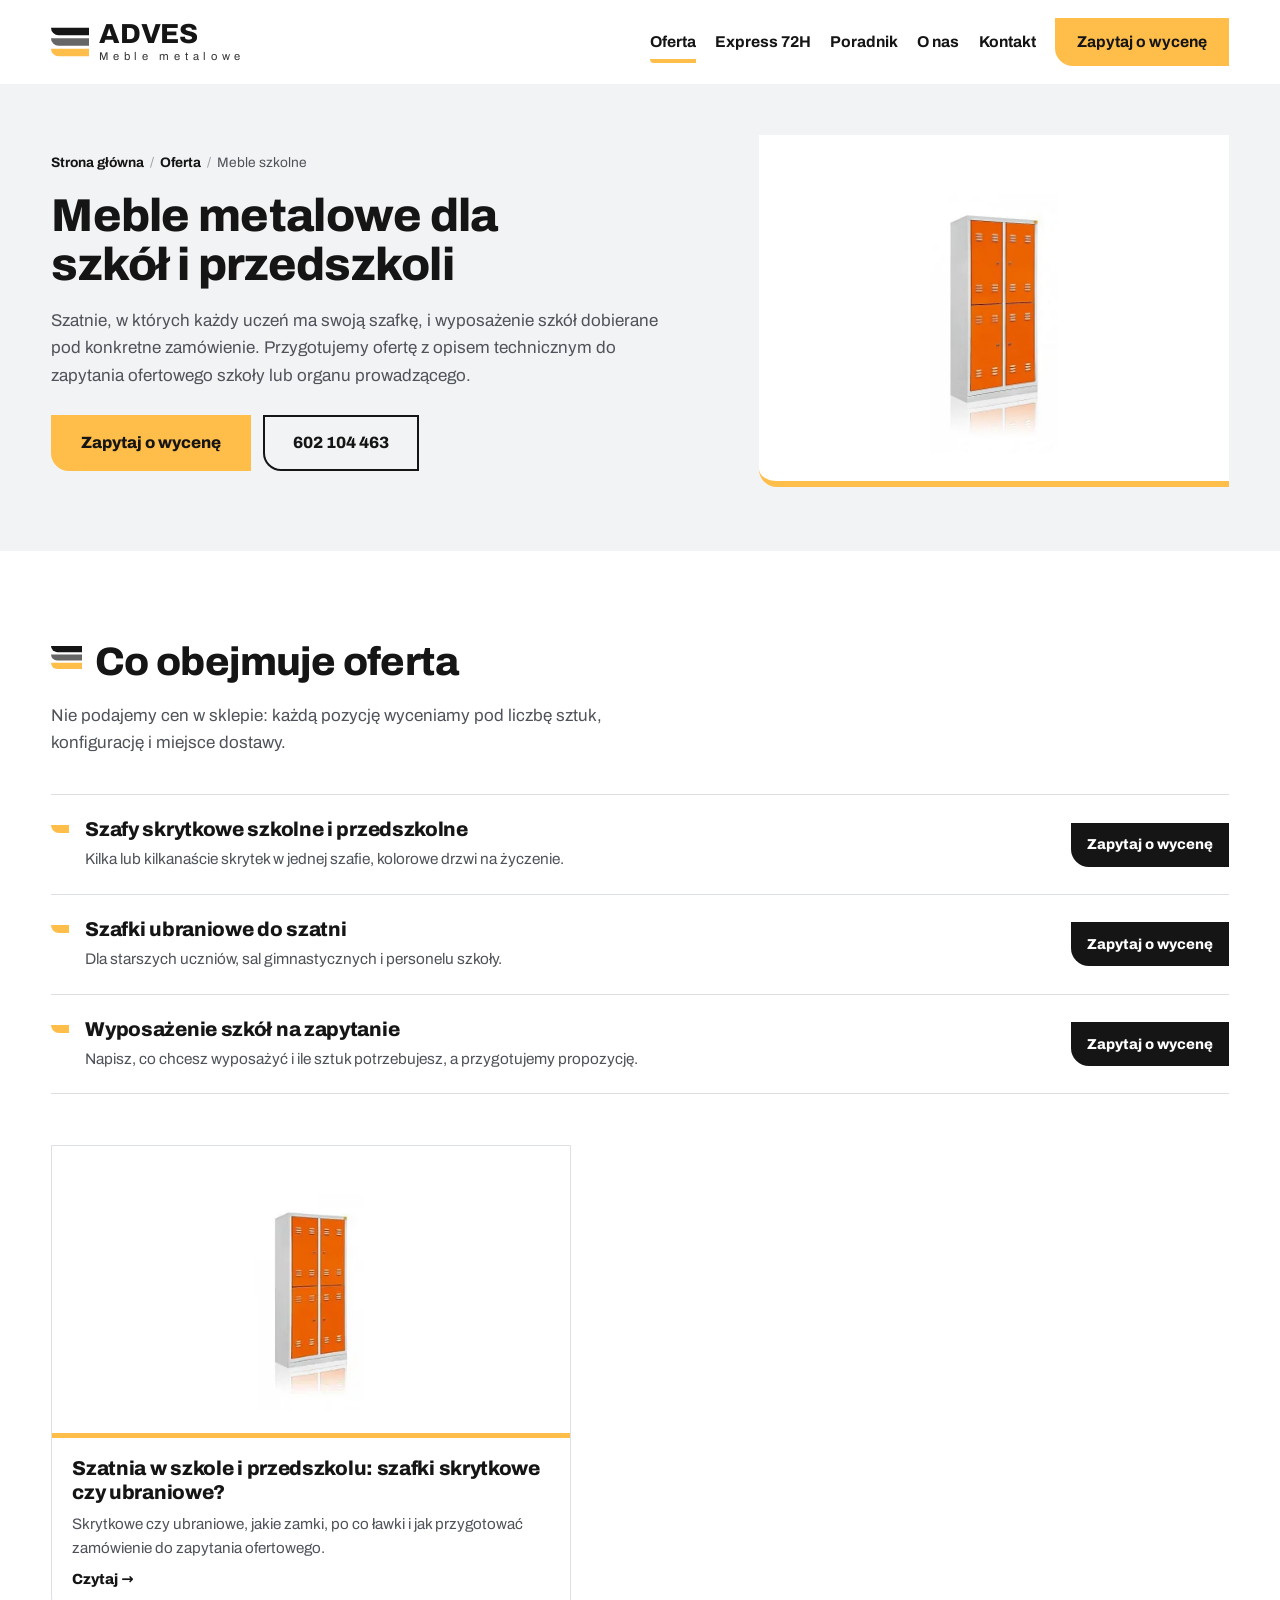
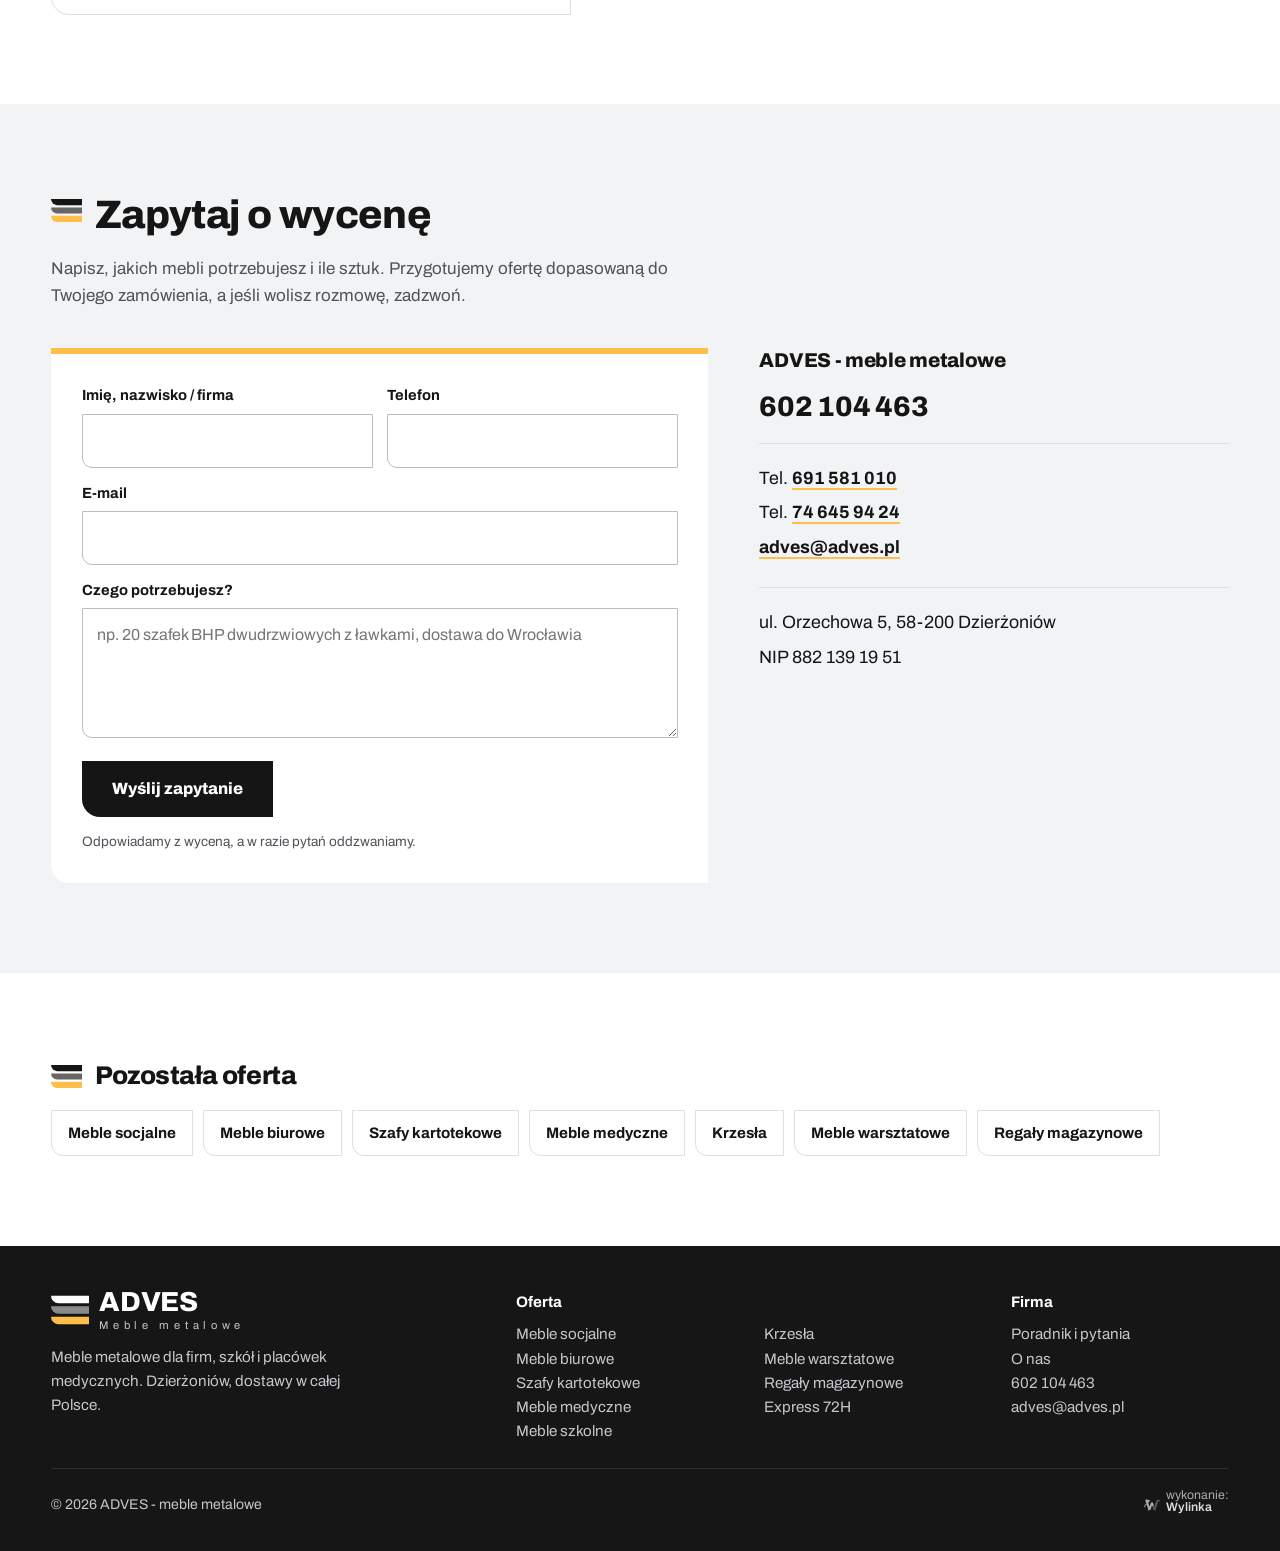
<file: meble-szkolne/index.html>
<!doctype html>
<html lang="pl">
<head>
<meta charset="utf-8">
<meta name="viewport" content="width=device-width,initial-scale=1">
<meta name="robots" content="noindex,nofollow">
<title>Meble metalowe dla szkół i przedszkoli | ADVES</title>
<meta name="description" content="Szafki skrytkowe i ubraniowe do szatni szkolnych i przedszkolnych, wyposażenie szkół na zapytanie. Oferty do zapytań ofertowych, płatność do 14 dni dla instytucji.">
<meta property="og:title" content="Meble metalowe dla szkół i przedszkoli | ADVES">
<meta property="og:description" content="Szafki skrytkowe i ubraniowe do szatni szkolnych i przedszkolnych, wyposażenie szkół na zapytanie. Oferty do zapytań ofertowych, płatność do 14 dni dla instytucji.">
<meta property="og:type" content="website">
<meta property="og:locale" content="pl_PL">
<meta name="theme-color" content="#ffbd4a">
<link rel="icon" href="../img/favicon.svg" type="image/svg+xml">
<link rel="preload" as="font" type="font/woff2" href="../fonts/archivo-rdzen.woff2" crossorigin>
<style>
@font-face{font-family:"Archivo";font-style:normal;font-weight:400 800;font-display:swap;src:url(../fonts/archivo-rdzen.woff2) format("woff2");unicode-range:U+0020-007E,U+00A0,U+00A9,U+00AB,U+00B0,U+00B7,U+00BB,U+00D3,U+00D7,U+00F3,U+2013,U+2018-2019,U+201C-201E,U+2026}
@font-face{font-family:"Archivo";font-style:normal;font-weight:400 800;font-display:swap;src:url(../fonts/archivo-pl.woff2) format("woff2");unicode-range:U+0104-0107,U+0118-0119,U+0141-0144,U+015A-015B,U+0179-017C}
@font-face{font-family:"Archivo-fb";src:local("Arial");size-adjust:102%;ascent-override:90%;descent-override:22%;line-gap-override:0%}
:root{--amber:#ffbd4a;--amber2:#f2a81f;--ink:#151515;--grey:#666;--mut:#4f5359;--g:#f2f3f5;--line:#dcdfe3;--dark:#161616;--hh:64px;--w:min(calc(100vw - 32px),1760px);--r:0 0 0 18px}
@media (min-width:900px){:root{--hh:84px;--w:min(92vw,1760px)}}
*{box-sizing:border-box}
html{scroll-behavior:smooth;scroll-padding-top:var(--hh);-webkit-text-size-adjust:100%}
body{margin:0;font-family:Archivo,"Archivo-fb",system-ui,-apple-system,"Segoe UI",Roboto,sans-serif;font-size:clamp(16px,.22vw + 15px,19px);line-height:1.6;color:var(--ink);background:#fff;overflow-x:hidden}
img{display:block;max-width:100%;height:auto}
a{color:inherit}
h1,h2,h3{margin:0;font-weight:800;line-height:1.08;letter-spacing:-.015em}
h2{font-size:clamp(30px,3.1vw,60px)}
h3{font-size:clamp(20px,1.3vw,26px);line-height:1.2}
p{margin:0}
.wrap{width:var(--w);margin:0 auto}
.skip{position:absolute;left:-999px}.skip:focus{left:16px;top:8px;z-index:99;background:#fff;padding:8px 12px}
/* znak z logo: trzy belki (szuflady) */
.zn{display:flex;align-items:flex-start;gap:clamp(12px,1vw,20px)}
.zn::before{content:"";flex:none;width:clamp(30px,2.4vw,46px);aspect-ratio:40/30;margin-top:.12em;background:url("data:image/svg+xml,%3Csvg xmlns='http://www.w3.org/2000/svg' viewBox='0 0 40 30'%3E%3Cpath d='M0 0h40v8H8a8 8 0 0 1-8-8z' fill='%23151515'/%3E%3Cpath d='M0 11h40v8H8a8 8 0 0 1-8-8z' fill='%23666'/%3E%3Cpath d='M0 22h40v8H8a8 8 0 0 1-8-8z' fill='%23ffbd4a'/%3E%3C/svg%3E") no-repeat center/contain}
.ciem .zn::before{background-image:url("data:image/svg+xml,%3Csvg xmlns='http://www.w3.org/2000/svg' viewBox='0 0 40 30'%3E%3Cpath d='M0 0h40v8H8a8 8 0 0 1-8-8z' fill='%23fff'/%3E%3Cpath d='M0 11h40v8H8a8 8 0 0 1-8-8z' fill='%23a3a3a3'/%3E%3Cpath d='M0 22h40v8H8a8 8 0 0 1-8-8z' fill='%23ffbd4a'/%3E%3C/svg%3E")}
.pasy{height:21px;background:linear-gradient(var(--ink) 0 5px,transparent 5px 8px,var(--grey) 8px 13px,transparent 13px 16px,var(--amber) 16px 21px)}
.btn{display:inline-flex;align-items:center;justify-content:center;gap:10px;min-height:56px;padding:0 30px;background:var(--amber);color:var(--ink);font:800 1.02rem/1 Archivo,"Archivo-fb",Arial,sans-serif;text-decoration:none;border:0;border-radius:var(--r);cursor:pointer;-webkit-tap-highlight-color:transparent;transition:background .15s,transform .15s}
.btn:hover{background:var(--amber2)}
.btn:active{transform:translateY(1px)}
.btn.obw{background:transparent;color:#fff;box-shadow:inset 0 0 0 2px rgba(255,255,255,.85)}
.btn.obw:hover{background:rgba(255,255,255,.12)}
.btn.cz{background:var(--ink);color:#fff}.btn.cz:hover{background:#000}
.btn:focus-visible,.menu a:focus-visible,.karuzela button:focus-visible,a.lb:focus-visible{outline:3px solid #1f6feb;outline-offset:3px}
/* naglowek */
.top{position:sticky;top:0;z-index:50;height:var(--hh);background:#fff;transition:box-shadow .2s}
.top.sc{box-shadow:0 1px 0 var(--line),0 8px 22px rgba(0,0,0,.07)}
.top .wrap{height:100%;display:flex;align-items:center;justify-content:space-between;gap:18px}
.logo{display:flex;align-items:center;gap:10px;text-decoration:none;color:var(--ink)}
.logo svg{width:38px;height:30px;flex:none}
.logo b{display:block;font-weight:800;font-size:1.72rem;line-height:.9;letter-spacing:-.01em}
.logo small{display:block;font-size:.7rem;letter-spacing:.42em;margin-top:5px;color:#333;line-height:1}
.menu{display:flex;align-items:center;gap:clamp(14px,1.5vw,34px)}
.menu a{text-decoration:none;font-weight:700;font-size:.98rem;position:relative;padding:6px 0;color:var(--ink)}
.menu a:not(.btn).on::after,.menu a:not(.btn):not(.tel):hover::after{content:"";position:absolute;left:0;right:0;bottom:-2px;height:4px;background:var(--amber);border-radius:0 0 0 4px}
.menu .tel{white-space:nowrap}
.menu .btn{min-height:48px;padding:0 22px}
.burger{display:none}
@media (max-width:1320px){.menu .tel{display:none}}
@media (max-width:1100px){
  .menu{position:fixed;inset:var(--hh) 0 auto 0;background:#fff;flex-direction:column;align-items:stretch;gap:0;padding:6px 16px 22px;border-top:1px solid var(--line);box-shadow:0 18px 30px rgba(0,0,0,.14);transform:translateY(-8px);opacity:0;visibility:hidden;transition:.2s}
  .top.open .menu{transform:none;opacity:1;visibility:visible}
  .menu a{padding:15px 0;border-bottom:1px solid var(--line);font-size:1.08rem}
  .menu a.on::after,.menu a:hover::after{display:none}
  .menu a.on{color:#000;box-shadow:inset 5px 0 0 var(--amber);padding-left:14px}
  .menu .tel{display:block}
  .menu .btn{margin-top:16px;min-height:54px;border-bottom:0}
  .burger{display:flex;flex-direction:column;justify-content:center;gap:5px;width:48px;height:48px;padding:0 11px;background:var(--ink);border:0;border-radius:0 0 0 12px;cursor:pointer}
  .burger span{display:block;height:3px;background:#fff;border-radius:0 0 0 3px;transition:.2s}
  .burger span:nth-child(3){background:var(--amber)}
  .top.open .burger span:nth-child(1){transform:translateY(8px) rotate(45deg)}
  .top.open .burger span:nth-child(2){opacity:0}
  .top.open .burger span:nth-child(3){transform:translateY(-8px) rotate(-45deg);background:#fff}
}
/* hero: trzy drzwi szafek */
.hero{position:relative;display:flex;flex-direction:column;justify-content:flex-end;min-height:calc(100svh - var(--hh));color:#fff;background:var(--ink);isolation:isolate}
.drzwi{position:absolute;inset:0;display:grid;grid-template-columns:repeat(3,1fr);gap:4px;z-index:-2}
.drzwi img{width:100%;height:100%;object-fit:cover}
.hero::before{content:"";position:absolute;inset:0;z-index:-1;background:linear-gradient(180deg,rgba(10,10,10,.12) 0%,rgba(10,10,10,.5) 22%,rgba(10,10,10,.82) 50%,rgba(10,10,10,.92) 100%)}
.hero .wrap{padding:48px 0 34px}
.hero h1{font-size:clamp(34px,4.6vw,92px);max-width:14ch;text-wrap:balance}
.hero p{margin-top:16px;max-width:52ch;font-size:clamp(17px,1.05vw,21px);color:#eceff2}
.hero .akcje{display:flex;flex-wrap:wrap;gap:12px;margin-top:28px}
.hero .pasy{position:absolute;left:0;right:0;bottom:0;height:21px}
@media (min-width:900px){
  .hero{min-height:min(calc(100svh - var(--hh)),980px)}
  .hero .wrap{padding:80px 0 78px}
  .hero::before{background:linear-gradient(90deg,rgba(10,10,10,.86) 0%,rgba(10,10,10,.62) 38%,rgba(10,10,10,.12) 70%,rgba(10,10,10,0) 100%),linear-gradient(0deg,rgba(10,10,10,.45),rgba(10,10,10,0) 40%)}
}
@media (max-width:899px){.hero .akcje .btn{flex:1 1 auto}}
/* sekcje */
section{padding:clamp(64px,7vw,130px) 0}
.szary{background:var(--g)}
.ciem{background:var(--dark);color:#fff}
.lead{max-width:62ch;color:var(--mut);margin-top:18px;font-size:clamp(17px,1vw,20px)}
.ciem .lead{color:#c9ccd1}
.glowa{display:flex;justify-content:space-between;align-items:flex-end;gap:24px;flex-wrap:wrap;margin-bottom:clamp(30px,3vw,54px)}
/* kategorie */
.kat{display:grid;gap:clamp(14px,1.2vw,22px);grid-template-columns:repeat(2,1fr)}
@media (min-width:900px){.kat{grid-template-columns:repeat(4,1fr)}}
@media (min-width:1600px){.kat{grid-template-columns:repeat(8,1fr)}}
.kat article{background:#fff;border-radius:var(--r);overflow:hidden;display:flex;flex-direction:column;box-shadow:0 1px 0 var(--line)}
.kat .fot{position:relative;aspect-ratio:1;background:#fff;border-bottom:5px solid var(--amber)}
.kat .fot img{position:absolute;inset:8%;width:84%;height:84%;object-fit:contain}
.kat .tx{padding:16px 16px 20px}
.kat h3{font-size:clamp(17px,1.1vw,22px)}
.kat p{margin-top:8px;font-size:.88rem;color:var(--mut);line-height:1.45}
@media (max-width:420px){.kat .tx{padding:12px 12px 16px}.kat p{font-size:.82rem}}
/* karuzela */
.karuzela{position:relative}
.tor{display:grid;grid-auto-flow:column;grid-auto-columns:minmax(240px,78%);gap:16px;overflow-x:auto;scroll-snap-type:x mandatory;scrollbar-width:none;padding-bottom:4px;cursor:grab}
.tor::-webkit-scrollbar{display:none}
.tor.ciag{cursor:grabbing;scroll-snap-type:none}
.tor>*{scroll-snap-align:start}
@media (min-width:700px){.tor{grid-auto-columns:calc((100% - 32px)/3)}}
@media (min-width:1200px){.tor{grid-auto-columns:calc((100% - 64px)/5);gap:16px}}
.strz{display:flex;gap:10px}
.strz button{width:52px;height:52px;border:0;border-radius:0 0 0 14px;background:var(--amber);color:var(--ink);font:800 22px/1 Archivo,Arial,sans-serif;cursor:pointer}
.strz button:disabled{opacity:.35;cursor:default}
.karuzela.pelna .strz{display:none}
/* express */
.prod{background:#fff;color:var(--ink);border-radius:var(--r);overflow:hidden;display:flex;flex-direction:column;user-select:none}
.prod a.lb{position:relative;display:block;aspect-ratio:4/5;background:#fff}
.prod a.lb img{position:absolute;inset:7%;width:86%;height:86%;object-fit:contain;pointer-events:none}
.prod .tx{padding:16px 18px 20px;border-top:1px solid var(--line);flex:1}
.prod b{display:block;font-size:1.04rem;line-height:1.25}
.prod span{display:block;margin-top:6px;color:var(--mut);font-size:.92rem}
.prod .zn72{display:inline-block;margin-top:12px;padding:4px 10px;background:var(--amber);font-weight:800;font-size:.8rem;border-radius:0 0 0 8px}
.uwaga72{margin-top:30px;display:flex;flex-wrap:wrap;gap:16px 30px;align-items:center;color:#d6d9dd}
/* konfiguracja */
.konf{display:grid;gap:clamp(30px,4vw,80px);align-items:start}
@media (min-width:1000px){.konf{grid-template-columns:minmax(0,5fr) minmax(0,7fr)}}
.szafa{background:#fff;border:1px solid var(--line);border-radius:var(--r);display:flex;justify-content:center;padding:clamp(24px,3vw,56px);position:relative}
.szafa a{display:block}
.szafa img{height:min(70vh,720px);width:auto;max-width:100%;object-fit:contain}
.szafa figcaption{position:absolute;left:0;bottom:0;background:var(--ink);color:#fff;padding:10px 16px;font-weight:700;font-size:.9rem;border-radius:0 18px 0 0}
.spec{list-style:none;padding:0;margin:26px 0 0;display:grid;gap:0}
@media (min-width:700px){.spec{grid-template-columns:1fr 1fr;column-gap:34px}}
.spec li{position:relative;padding:14px 0 14px 32px;border-bottom:1px solid var(--line)}
.spec li::before{content:"";position:absolute;left:0;top:1.15em;width:18px;height:8px;background:var(--amber);border-radius:0 0 0 8px}
.dodatki{margin-top:clamp(30px,3vw,48px)}
.dodatki h3{margin-bottom:16px}
.dod{display:grid;grid-template-columns:repeat(3,1fr);gap:12px}
.dod a{display:block;background:#fff;border:1px solid var(--line);border-radius:var(--r);overflow:hidden;text-decoration:none}
.dod img{aspect-ratio:4/3;object-fit:contain;width:100%;padding:6%}
.dod span{display:block;padding:10px 12px;font-weight:700;font-size:.92rem;border-top:4px solid var(--amber)}
.dodatki p{margin-top:14px;color:var(--mut)}
/* dla kogo */
.kto{display:grid;gap:0;grid-template-columns:1fr}
@media (min-width:700px){.kto{grid-template-columns:repeat(2,1fr);gap:0 40px}}
@media (min-width:1200px){.kto{grid-template-columns:repeat(4,1fr)}}
.kto div{padding:24px 0;border-top:5px solid var(--ink)}
.kto div:nth-child(2){border-color:var(--grey)}.kto div:nth-child(3){border-color:var(--amber)}.kto div:nth-child(4){border-color:var(--ink)}
.kto p{margin-top:10px;color:var(--mut)}
.jak{margin-top:clamp(40px,4vw,70px);display:grid;gap:clamp(20px,3vw,60px);align-items:start}
@media (min-width:1000px){.jak{grid-template-columns:minmax(0,4fr) minmax(0,8fr)}}
.jak ul{list-style:none;margin:0;padding:0;display:grid;gap:0}
@media (min-width:700px){.jak ul{grid-template-columns:1fr 1fr;column-gap:34px}}
.jak li{position:relative;padding:14px 0 14px 32px;border-bottom:1px solid var(--line)}
.jak li::before{content:"";position:absolute;left:0;top:1.15em;width:18px;height:8px;background:var(--ink);border-radius:0 0 0 8px}
.jak li b{display:block}
/* o nas */
.onas{display:grid;gap:clamp(30px,4vw,80px);align-items:center}
@media (min-width:1000px){.onas{grid-template-columns:minmax(0,6fr) minmax(0,6fr)}}
.onas figure{margin:0;position:relative}
.onas figure a{display:block;border-radius:var(--r);overflow:hidden}
.onas figure img{width:100%;aspect-ratio:16/9;object-fit:cover}
.onas figcaption{margin-top:12px;color:var(--mut);font-size:.95rem}
.onas .txt p+p{margin-top:16px}
.onas .txt p{color:#33373c}
/* kontakt */
.kont{display:grid;gap:clamp(30px,4vw,80px);align-items:start}
@media (min-width:1000px){.kont{grid-template-columns:minmax(0,7fr) minmax(0,5fr)}}
form.pokaz{display:grid;gap:14px;background:#fff;padding:clamp(20px,2.4vw,40px);border-radius:var(--r);border-top:6px solid var(--amber)}
@media (min-width:700px){form.pokaz{grid-template-columns:1fr 1fr}.pole.cale,form.pokaz .btn,form.pokaz .info,form.pokaz .msg{grid-column:1/-1}}
.pole label{display:block;font-weight:700;font-size:.92rem;margin-bottom:6px}
.pole input,.pole textarea,.pole select{width:100%;font:inherit;font-size:16px;padding:13px 14px;border:1.5px solid #b9bec5;border-radius:0 0 0 10px;background:#fff;color:var(--ink)}
.pole textarea{min-height:130px;resize:vertical}
.pole input:focus,.pole textarea:focus,.pole select:focus{outline:3px solid var(--amber);outline-offset:0;border-color:var(--ink)}
form.pokaz .btn{justify-self:start}
form.pokaz .info{font-size:.85rem;color:var(--mut)}
.msg{padding:14px 16px;background:var(--ink);color:#fff;border-radius:0 0 0 12px}
.dane h3{margin-bottom:12px}
.dane p{margin-bottom:6px}
.dane a{font-weight:700;text-decoration:none;border-bottom:2px solid var(--amber)}
.dane .tel-duzy{display:block;font-size:clamp(26px,2.2vw,40px);font-weight:800;border:0;margin:8px 0 14px;letter-spacing:-.01em}
.dane .blok{padding:20px 0;border-top:1px solid var(--line)}
/* stopka */
footer{background:var(--dark);color:#c3c6cb;padding:44px 0 30px;font-size:.95rem}
footer .wrap{display:grid;grid-template-columns:1fr 1fr;gap:24px 30px}
@media (min-width:900px){footer .wrap{grid-template-columns:2fr 1fr 1fr 1fr}}
footer b{color:#fff;display:block;margin-bottom:8px}
footer .wrap>div:first-child{grid-column:1/-1}
@media (min-width:900px){footer .wrap>div:first-child{grid-column:auto}}
footer a{text-decoration:none}
footer a:hover{color:#fff}
footer .dol{grid-column:1/-1;display:flex;flex-wrap:wrap;gap:12px 24px;justify-content:space-between;align-items:center;border-top:1px solid #2e2f31;padding-top:20px;font-size:.88rem}
footer .logo{color:#fff}
footer .logo small{color:#c3c6cb}

.wylinka-badge{display:inline-flex;align-items:center;gap:.4em;color:inherit;text-decoration:none;font-size:.875em;line-height:1;opacity:.85}
.wylinka-badge:hover,.wylinka-badge:focus-visible{opacity:1}
.wylinka-badge:focus-visible{outline:2px solid currentColor;outline-offset:3px;border-radius:2px}
.wylinka-badge svg{width:18px;height:18px;flex:none;overflow:visible}
.wylinka-badge b{font-weight:600}
.wylinka-badge .wy-old{opacity:.45;transform-origin:40px 30px;transition:transform .32s cubic-bezier(.3,.7,.4,1),opacity .32s ease-out}
.wylinka-badge .wy-pod{opacity:0;transition:opacity .2s ease-out .08s}
.wylinka-badge:hover .wy-old,.wylinka-badge:focus-visible .wy-old{transform:translate(9px,7px) rotate(9deg);opacity:0}
.wylinka-badge:hover .wy-pod,.wylinka-badge:focus-visible .wy-pod{opacity:1}
@media (prefers-reduced-motion:reduce){.wylinka-badge .wy-old,.wylinka-badge .wy-pod{transition:none}.wylinka-badge:hover .wy-old,.wylinka-badge:focus-visible .wy-old{transform:none;opacity:.45}.wylinka-badge:hover .wy-pod,.wylinka-badge:focus-visible .wy-pod{opacity:0}}


/* lightbox */
#lb{border:0;padding:0;max-width:none;max-height:none;width:100vw;height:100dvh;background:rgba(12,12,12,.94);color:#fff}
#lb::backdrop{background:rgba(0,0,0,.6)}
#lb .lb-in{position:absolute;inset:60px 16px 70px;display:flex;align-items:center;justify-content:center}
#lb img{max-width:100%;max-height:100%;object-fit:contain;background:#fff}
#lb p{position:absolute;left:16px;right:16px;bottom:22px;text-align:center}
#lb button{position:absolute;width:52px;height:52px;border:0;border-radius:0 0 0 14px;background:var(--amber);color:var(--ink);font:800 24px/1 Archivo,Arial,sans-serif;cursor:pointer}
.lb-x{top:10px;right:12px}.lb-p{left:12px;top:50%}.lb-n{right:12px;top:50%}
body.lb-on{overflow:hidden}
@media (prefers-reduced-motion:reduce){html{scroll-behavior:auto}*{transition:none!important}}
/* v2: hero z jednym glownym zdjeciem, katalog B2B, podstrony */
.drzwi{grid-template-columns:1fr}
.drzwi .d1{display:none}
.drzwi .d2{object-position:50% 50%}
@media (min-width:900px){.drzwi{grid-template-columns:1fr 1fr}.drzwi .d1{display:block}}
.kat .karta{background:#fff;border-radius:var(--r);overflow:hidden;display:flex;flex-direction:column;box-shadow:0 1px 0 var(--line);text-decoration:none;color:inherit;position:relative;transition:box-shadow .2s,transform .2s}
.kat .karta:hover{box-shadow:0 0 0 2px var(--ink);transform:translateY(-2px)}
.kat .karta:focus-visible{outline:3px solid #1f6feb;outline-offset:3px}
.kat .fot.znak{display:flex;align-items:center;justify-content:center}
.kat .fot.znak svg{width:46%;height:auto}
.nowe{position:absolute;left:0;top:0;z-index:2;background:var(--ink);color:#fff;font-weight:800;font-size:.74rem;padding:6px 10px;border-radius:0 0 18px 0;line-height:1}
.kat .dalej{display:block;margin-top:10px;font-weight:800;font-size:.86rem}
.kat .dalej::after{content:" \2192"}
.takze{margin-top:22px;color:var(--mut);font-size:.95rem}
.takze a{font-weight:700;color:var(--ink);text-decoration:none;border-bottom:2px solid var(--amber)}
.btn.mini{min-height:44px;padding:0 16px;font-size:.9rem}
.prod .btn.mini{margin-top:14px;width:100%}
.prod .zn72{margin-right:8px}
/* poradnik na glownej */
.porady{display:grid;gap:clamp(14px,1.4vw,26px);grid-template-columns:1fr}
@media (min-width:800px){.porady{grid-template-columns:repeat(3,1fr)}}
.porada{display:flex;flex-direction:column;background:#fff;border:1px solid var(--line);border-radius:var(--r);overflow:hidden;text-decoration:none;color:inherit;transition:box-shadow .2s}
.porada:hover{box-shadow:0 0 0 2px var(--ink)}
.porada .fot{position:relative;aspect-ratio:16/9;background:#fff;border-bottom:5px solid var(--amber)}
.porada .fot img{position:absolute;inset:8%;width:84%;height:84%;object-fit:contain}
.porada .tx{padding:18px 20px 22px;display:flex;flex-direction:column;gap:8px;flex:1}
.porada p{color:var(--mut);font-size:.95rem}
.porada .dalej{margin-top:auto;font-weight:800;font-size:.92rem}
.porada .dalej::after{content:" \2192"}
.szary .porada{border-color:transparent}
.link-wiecej{display:inline-block;margin-top:26px;font-weight:800;text-decoration:none;border-bottom:3px solid var(--amber)}
/* naglowek podstrony */
.ph{background:var(--g);padding:clamp(28px,4vw,70px) 0 clamp(40px,5vw,90px)}
.ph .wrap{display:grid;gap:clamp(24px,4vw,70px);align-items:center}
@media (min-width:900px){.ph .wrap{grid-template-columns:minmax(0,7fr) minmax(0,5fr)}}
.ph h1{font-size:clamp(32px,3.6vw,68px);max-width:20ch;text-wrap:balance}
.ph .lead{margin-top:16px}
.ph .akcje{display:flex;flex-wrap:wrap;gap:12px;margin-top:26px}
.ph .btn.obw{color:var(--ink);box-shadow:inset 0 0 0 2px var(--ink)}
.ph .btn.obw:hover{background:#fff}
.ph figure{margin:0;background:#fff;border-radius:var(--r);border-bottom:6px solid var(--amber);display:flex;align-items:center;justify-content:center;aspect-ratio:4/3;padding:6%}
.ph figure img{max-height:100%;width:auto;object-fit:contain}
.ph figure svg{width:44%;height:auto}
@media (max-width:899px){.ph figure{aspect-ratio:16/9}}
.okr{font-size:.86rem;color:var(--mut);margin-bottom:18px;display:flex;flex-wrap:wrap;gap:6px}
.okr a{color:var(--ink);font-weight:700;text-decoration:none}
.okr a:hover{text-decoration:underline}
.okr span[aria-hidden]{color:#9aa0a6}
/* lista podkategorii i produktow */
.lista{border-bottom:1px solid var(--line)}
.wiersz{display:grid;gap:10px 30px;padding:22px 0 22px 34px;border-top:1px solid var(--line);position:relative;align-items:center}
.wiersz::before{content:"";position:absolute;left:0;top:30px;width:18px;height:8px;background:var(--amber);border-radius:0 0 0 8px}
@media (min-width:800px){.wiersz{grid-template-columns:minmax(0,1fr) auto}}
.wiersz p{color:var(--mut);margin-top:6px;font-size:.96rem}
.wiersz .btn{justify-self:start}
.grupa+.grupa{margin-top:clamp(36px,4vw,64px)}
.grupa>h2{font-size:clamp(24px,2vw,36px);margin-bottom:16px}
.tab{width:100%;border-collapse:collapse}
.tab th{text-align:left;font-size:.82rem;color:var(--mut);font-weight:700;padding:0 12px 10px 0;border-bottom:2px solid var(--ink)}
.tab td{padding:14px 12px 14px 0;border-bottom:1px solid var(--line);vertical-align:middle}
.tab td:last-child{text-align:right;padding-right:0}
.tab .kod{font-weight:800;white-space:nowrap}
.tab .zn72{display:inline-block;margin-left:8px;padding:3px 8px;background:var(--amber);font-weight:800;font-size:.74rem;border-radius:0 0 0 8px;vertical-align:middle;font-style:normal}
@media (max-width:699px){
  .tab thead{display:none}
  .tab tr{display:grid;grid-template-columns:1fr auto;gap:4px 12px;padding:14px 0;border-bottom:1px solid var(--line)}
  .tab td{border:0;padding:0}
  .tab td:nth-child(1){grid-column:1/-1}
  .tab td:nth-child(2){color:var(--mut);font-size:.92rem;align-self:center}
}
.uwaga{margin-top:22px;color:var(--mut);font-size:.95rem;max-width:70ch}
.pokrewne{display:flex;flex-wrap:wrap;gap:10px}
.pokrewne a{display:inline-block;padding:10px 16px;background:#fff;border:1px solid var(--line);border-radius:0 0 0 12px;text-decoration:none;font-weight:700;font-size:.95rem}
.pokrewne a:hover{border-color:var(--ink)}
/* artykul */
.art{display:grid;gap:clamp(30px,4vw,80px);align-items:start}
@media (min-width:1000px){.art{grid-template-columns:minmax(0,8fr) minmax(0,4fr)}}
.tresc{max-width:72ch}
.tresc h2{font-size:clamp(23px,1.8vw,32px);margin:clamp(30px,3vw,46px) 0 12px}
.tresc p{color:#2b2e33}
.tresc p+p{margin-top:14px}
.tresc ul{list-style:none;padding:0;margin:14px 0 0}
.tresc li{position:relative;padding:6px 0 6px 30px}
.tresc li::before{content:"";position:absolute;left:0;top:.95em;width:16px;height:7px;background:var(--amber);border-radius:0 0 0 7px}
.tresc .wstep{font-size:clamp(18px,1.15vw,22px);color:var(--ink)}
.meta{font-size:.9rem;color:var(--mut);margin-top:14px}
.boks{position:sticky;top:calc(var(--hh) + 20px);background:var(--dark);color:#fff;padding:clamp(22px,2vw,34px);border-radius:var(--r)}
.boks h2{font-size:clamp(22px,1.6vw,28px)}
.boks p{color:#c9ccd1;margin:12px 0 20px}
.boks .btn{width:100%}
.boks .tel-b{display:block;margin-top:14px;font-weight:800;font-size:1.3rem;text-decoration:none;text-align:center}
/* FAQ */
.faq{border-bottom:1px solid var(--line);max-width:900px}
.faq details{border-top:1px solid var(--line)}
.faq summary{list-style:none;cursor:pointer;padding:20px 48px 20px 0;font-weight:800;font-size:clamp(17px,1.15vw,21px);position:relative}
.faq summary::-webkit-details-marker{display:none}
.faq summary::after{content:"";position:absolute;right:6px;top:50%;width:18px;height:8px;margin-top:-4px;background:var(--amber);border-radius:0 0 0 8px;transition:transform .2s}
.faq details[open] summary::after{transform:rotate(90deg)}
.faq details p{padding:0 0 22px;color:#33373c;max-width:70ch}
section.bez-gory{padding-top:0}
section:not(.szary)>.wrap>.kont form.pokaz{box-shadow:0 0 0 1px var(--line)}
@media (max-width:899px){.ph figure.znak{display:none}}

</style>
<script type="application/ld+json">{"@context": "https://schema.org", "@type": "LocalBusiness", "@id": "https://adves.pl/#firma", "name": "ADVES - meble metalowe", "url": "https://adves.pl/", "telephone": "+48602104463", "email": "adves@adves.pl", "foundingDate": "2018", "taxID": "8821391951", "logo": "https://adves.pl/logo.png", "address": {"@type": "PostalAddress", "streetAddress": "ul. Orzechowa 5", "postalCode": "58-200", "addressLocality": "Dzierżoniów", "addressCountry": "PL"}, "areaServed": "PL", "description": "Metalowe szafy BHP, aktowe i kartotekowe, meble szkolne, medyczne i warsztatowe, regały magazynowe. Wycena na zapytanie, dostawa w całej Polsce."}</script>
<script type="application/ld+json">{"@context": "https://schema.org", "@type": "BreadcrumbList", "itemListElement": [{"@type": "ListItem", "position": 1, "name": "Strona główna", "item": "https://disaster26.github.io/adves-koncepcja/"}, {"@type": "ListItem", "position": 2, "name": "Oferta", "item": "https://disaster26.github.io/adves-koncepcja/#oferta"}, {"@type": "ListItem", "position": 3, "name": "Meble szkolne", "item": "https://disaster26.github.io/adves-koncepcja/meble-szkolne/"}]}</script>
<script type="application/ld+json">{"@context": "https://schema.org", "@type": "CollectionPage", "name": "Meble metalowe dla szkół i przedszkoli", "description": "Szafki skrytkowe i ubraniowe do szatni szkolnych i przedszkolnych, wyposażenie szkół na zapytanie. Oferty do zapytań ofertowych, płatność do 14 dni dla instytucji.", "url": "https://disaster26.github.io/adves-koncepcja/meble-szkolne/", "about": ["Szafy skrytkowe szkolne i przedszkolne", "Szafki ubraniowe do szatni", "Wyposażenie szkół na zapytanie"]}</script>
</head>
<body>
<a class="skip" href="#tresc">Przejdź do treści</a>
<header class="top">
  <div class="wrap">
    <a class="logo" href="../">
      <svg viewBox="0 0 40 30" aria-hidden="true"><path d="M0 0h40v8H8a8 8 0 0 1-8-8z" fill="currentColor"/><path d="M0 11h40v8H8a8 8 0 0 1-8-8z" fill="#666"/><path d="M0 22h40v8H8a8 8 0 0 1-8-8z" fill="#ffbd4a"/></svg>
      <span><b>ADVES</b><small>Meble metalowe</small></span>
    </a>
    <nav class="menu" aria-label="Menu główne">
      <a href="../#oferta" class="on">Oferta</a>
      <a href="../#express">Express 72H</a>
      <a href="../poradnik/">Poradnik</a>
      <a href="../#o-nas">O nas</a>
      <a href="#kontakt">Kontakt</a>
      <a class="tel" href="tel:+48602104463">602 104 463</a>
      <a class="btn" href="#kontakt">Zapytaj o wycenę</a>
    </nav>
    <button class="burger" type="button" aria-label="Otwórz menu" aria-expanded="false"><span></span><span></span><span></span></button>
  </div>
</header>

<main id="tresc">
<section class="ph">
  <div class="wrap">
    <div>
      <nav class="okr" aria-label="Okruszki"><a href="../">Strona główna</a><span aria-hidden="true">/</span><a href="../#oferta">Oferta</a><span aria-hidden="true">/</span><span>Meble szkolne</span></nav>
      <h1>Meble metalowe dla szkół i przedszkoli</h1>
      <p class="lead">Szatnie, w których każdy uczeń ma swoją szafkę, i wyposażenie szkół dobierane pod konkretne zamówienie. Przygotujemy ofertę z opisem technicznym do zapytania ofertowego szkoły lub organu prowadzącego.</p>
      <div class="akcje"><a class="btn" href="#kontakt" data-zapytaj="Meble szkolne">Zapytaj o wycenę</a><a class="btn obw" href="tel:+48602104463">602 104 463</a></div>
    </div>
    <figure><img src="../img/k-szkolne.webp" width="600" height="600" alt="Pomarańczowa szafa skrytkowa do szatni szkolnej" fetchpriority="high" decoding="async"></figure>
  </div>
</section>
<section>
  <div class="wrap">
    <div class="glowa"><div><h2 class="zn">Co obejmuje oferta</h2><p class="lead">Nie podajemy cen w sklepie: każdą pozycję wyceniamy pod liczbę sztuk, konfigurację i miejsce dostawy.</p></div></div>
    <div class="lista">
<div class="wiersz"><div><h3>Szafy skrytkowe szkolne i przedszkolne</h3><p>Kilka lub kilkanaście skrytek w jednej szafie, kolorowe drzwi na życzenie.</p></div><a class="btn mini cz" href="#kontakt" data-zapytaj="Szafy skrytkowe szkolne i przedszkolne">Zapytaj o wycenę</a></div>
<div class="wiersz"><div><h3>Szafki ubraniowe do szatni</h3><p>Dla starszych uczniów, sal gimnastycznych i personelu szkoły.</p></div><a class="btn mini cz" href="#kontakt" data-zapytaj="Szafki ubraniowe do szatni">Zapytaj o wycenę</a></div>
<div class="wiersz"><div><h3>Wyposażenie szkół na zapytanie</h3><p>Napisz, co chcesz wyposażyć i ile sztuk potrzebujesz, a przygotujemy propozycję.</p></div><a class="btn mini cz" href="#kontakt" data-zapytaj="Wyposażenie szkół na zapytanie">Zapytaj o wycenę</a></div>
    </div>
    <div style="margin-top:clamp(36px,4vw,60px);max-width:520px"><a class="porada" href="../poradnik/szatnia-w-szkole/"><div class="fot"><img src="../img/k-szkolne-300.webp" width="600" height="600" alt="" loading="lazy" decoding="async"></div><div class="tx"><h3>Szatnia w szkole i przedszkolu: szafki skrytkowe czy ubraniowe?</h3><p>Skrytkowe czy ubraniowe, jakie zamki, po co ławki i jak przygotować zamówienie do zapytania ofertowego.</p><span class="dalej">Czytaj</span></div></a></div>
  </div>
</section>
<section id="kontakt" class="szary">
  <div class="wrap">
    <div class="glowa"><div><h2 class="zn">Zapytaj o wycenę</h2><p class="lead">Napisz, jakich mebli potrzebujesz i ile sztuk. Przygotujemy ofertę dopasowaną do Twojego zamówienia, a jeśli wolisz rozmowę, zadzwoń.</p></div></div>
    <div class="kont">
      <form class="pokaz" novalidate>
        <div class="pole"><label for="f-im">Imię, nazwisko / firma</label><input id="f-im" name="imie" autocomplete="name" required></div>
        <div class="pole"><label for="f-tel">Telefon</label><input id="f-tel" name="tel" type="tel" autocomplete="tel"></div>
        <div class="pole cale"><label for="f-em">E-mail</label><input id="f-em" name="email" type="email" autocomplete="email" required></div>
        <div class="pole cale"><label for="f-wi">Czego potrzebujesz?</label><textarea id="f-wi" name="wiadomosc" required placeholder="np. 20 szafek BHP dwudrzwiowych z ławkami, dostawa do Wrocławia"></textarea></div>
        <button class="btn cz" type="submit">Wyślij zapytanie</button>
        <p class="info">Odpowiadamy z wyceną, a w razie pytań oddzwaniamy.</p>
        <p class="msg" hidden tabindex="-1">To jest podgląd strony - na docelowej stronie formularz wyśle zapytanie do ADVES.</p>
      </form>
      <div class="dane">
        <h3>ADVES - meble metalowe</h3>
        <a class="tel-duzy" href="tel:+48602104463">602 104 463</a>
        <div class="blok">
          <p>Tel. <a href="tel:+48691581010">691 581 010</a></p>
          <p>Tel. <a href="tel:+48746459424">74 645 94 24</a></p>
          <p><a href="mailto:adves@adves.pl">adves@adves.pl</a></p>
        </div>
        <div class="blok">
          <p>ul. Orzechowa 5, 58-200 Dzierżoniów</p>
          <p>NIP 882 139 19 51</p>
        </div>
      </div>
    </div>
  </div>
</section>
<section>
  <div class="wrap">
    <h2 class="zn" style="font-size:clamp(24px,2vw,36px);margin-bottom:20px">Pozostała oferta</h2>
    <div class="pokrewne"><a href="../meble-socjalne/">Meble socjalne</a><a href="../meble-biurowe/">Meble biurowe</a><a href="../szafy-kartotekowe/">Szafy kartotekowe</a><a href="../meble-medyczne/">Meble medyczne</a><a href="../krzesla/">Krzesła</a><a href="../meble-warsztatowe/">Meble warsztatowe</a><a href="../regaly-magazynowe/">Regały magazynowe</a></div>
  </div>
</section>
</main>
<footer>
  <div class="wrap">
    <div>
      <a class="logo" href="../"><svg viewBox="0 0 40 30" aria-hidden="true" width="38" height="30"><path d="M0 0h40v8H8a8 8 0 0 1-8-8z" fill="#fff"/><path d="M0 11h40v8H8a8 8 0 0 1-8-8z" fill="#8a8a8a"/><path d="M0 22h40v8H8a8 8 0 0 1-8-8z" fill="#ffbd4a"/></svg><span><b style="margin:0">ADVES</b><small>Meble metalowe</small></span></a>
      <p style="margin-top:14px;max-width:36ch">Meble metalowe dla firm, szkół i placówek medycznych. Dzierżoniów, dostawy w całej Polsce.</p>
    </div>
    <div><b>Oferta</b><a href="../meble-socjalne/">Meble socjalne</a><br><a href="../meble-biurowe/">Meble biurowe</a><br><a href="../szafy-kartotekowe/">Szafy kartotekowe</a><br><a href="../meble-medyczne/">Meble medyczne</a><br><a href="../meble-szkolne/">Meble szkolne</a></div>
    <div><b>&nbsp;</b><a href="../krzesla/">Krzesła</a><br><a href="../meble-warsztatowe/">Meble warsztatowe</a><br><a href="../regaly-magazynowe/">Regały magazynowe</a><br><a href="../#express">Express 72H</a></div>
    <div><b>Firma</b><a href="../poradnik/">Poradnik i pytania</a><br><a href="../#o-nas">O nas</a><br><a href="tel:+48602104463">602 104 463</a><br><a href="mailto:adves@adves.pl">adves@adves.pl</a></div>
    <div class="dol"><span>© <span class="rok">2026</span> ADVES - meble metalowe</span><a class="wylinka-badge" href="https://wylinka.pl/?utm_source=adves.pl&amp;utm_medium=stopka&amp;utm_campaign=wykonanie" rel="noopener" title="Strona wykonana przez Wylinka"><svg viewBox="0 0 64 64" aria-hidden="true" focusable="false" fill="currentColor"><path d="M9.8 22.8l-1.2-7.9 2.2-3.7 15.5 4.6-.5 1.5-7.2 5.5 4.7 15.6 5-15.6 7 0 4.1 12.7-4.2-.9-2.6 1.8-.8-2.2-5.3 15.6-4.3 0 .4 .2-2.1 2.8-1.3-1.1 1.1-1.4-3.1 .2-.1-1.7 2.2-.1-5.7-16.5-4.8 .6-.8 3.1 0 .5-.3 .5 .8 2.2-1.6 .5-.4-1.3-.8 1.6-1.5-.8 .8-1.6-1.4 .6-.6-1.6 2.3-.8 .2-.4 1.3-4.8 5.9-.8-2.4-6.9zM15.2 13.7l-.1-.4-.4 .8-.1 .8 .1 1 .1 .4 .3 .7 .3-.9 .1-.7 0-.8z"/><path class="wy-pod" d="M37.1 49.8l-4.5-13.3 2.6-1.8 4.2 .9 .9 2.8 3-9.7 0-.5 .1-.8 3.2-8.4 .5-1 .6-1 .9-1.1 1.3-1 1.1-.7 1.4-.5 1.4-.3 .7 0 .9 0 1.2 .3 1.4 .6 .8 .5 .7 .7 .6 .7 .5 .9 .3 .9 .1 .9 0 .8-.2 .9-.5 .9-.5 .6-.7 .5-.7 .3-.1-.1 0-.1 .5-.5 .3-.7 .2-.5 0-.6-.1-.6-.3-.7-.4-.5-.4-.4-.5-.3-.6-.3-.7 0-.7 .1-.6 .1-.5 .4-.5 .5-.3 .5-.2 .7-.1 1.5-1.4 5.1-.8 3.3-.3 .7-.5 .7-6 17.5 1.9 .1-.1 1.7-3.1-.2 1.1 1.4-1.3 1.1-2.1-2.8 .4-.2z"/><path class="wy-old" d="M40.8 50l.4-.2-4.1 0-4.2-12.5 2.5-1.7 4.3 .9 .6 1.9 .6-1.6 0-.3 2.4-7.8 0-.5 .1-.8 3.2-8.4 .4-.8 .6-.9 .9-1.2 .9-.9 1.3-.8 1.4-.6 1.2-.3 1.4-.1 1.3 .1 .6 .2 .8 .3 1.1 .6 .9 .7 .7 .9 .5 .9 .3 .9 .1 1.1-.1 .9-.3 .9-.4 .7-.6 .7-.6 .4-.6 .2-.1-.1 0-.1 .5-.5 .3-.7 .2-.5 0-.5-.1-.6-.2-.6-.3-.5-.4-.5-.5-.3-.6-.3-.7-.1-.6 0-.6 .1-.6 .3-.6 .5-.3 .4-.2 .5-.1 .5-.1 1.5-1.4 5.1-.8 3.3-.3 .7-.5 .7-6 17.5 1.9 .1-.1 1.7-3.1-.2 1.1 1.4-1.3 1.1zM49.6 17.1l.6 1.7-1.5 1.9 .4 .4 1.8-2.1-.7-2.1zM48.1 28.3l.5 1.8-1.7 1.8 .4 .4 1.9-2-.6-2.2zM37.9 41.7l1.7-1.5-.4-.4-1.7 1.4zM42.6 38.7l-1.5 2.8 1.1 2-1.3 2.6 .5 .2 1.5-2.8-1.1-2 1.4-2.5z"/></svg><span>wykonanie: <b>Wylinka</b></span></a>
</div>
  </div>
</footer>
<dialog id="lb" aria-label="Podgląd zdjęcia">
  <div class="lb-in"><img alt=""></div>
  <p></p>
  <button class="lb-x" type="button" aria-label="Zamknij">&#215;</button>
  <button class="lb-p" type="button" aria-label="Poprzednie zdjęcie">&#8592;</button>
  <button class="lb-n" type="button" aria-label="Następne zdjęcie">&#8594;</button>
</dialog>
<script src="../app.js" defer></script>
</body>
</html>
</file>
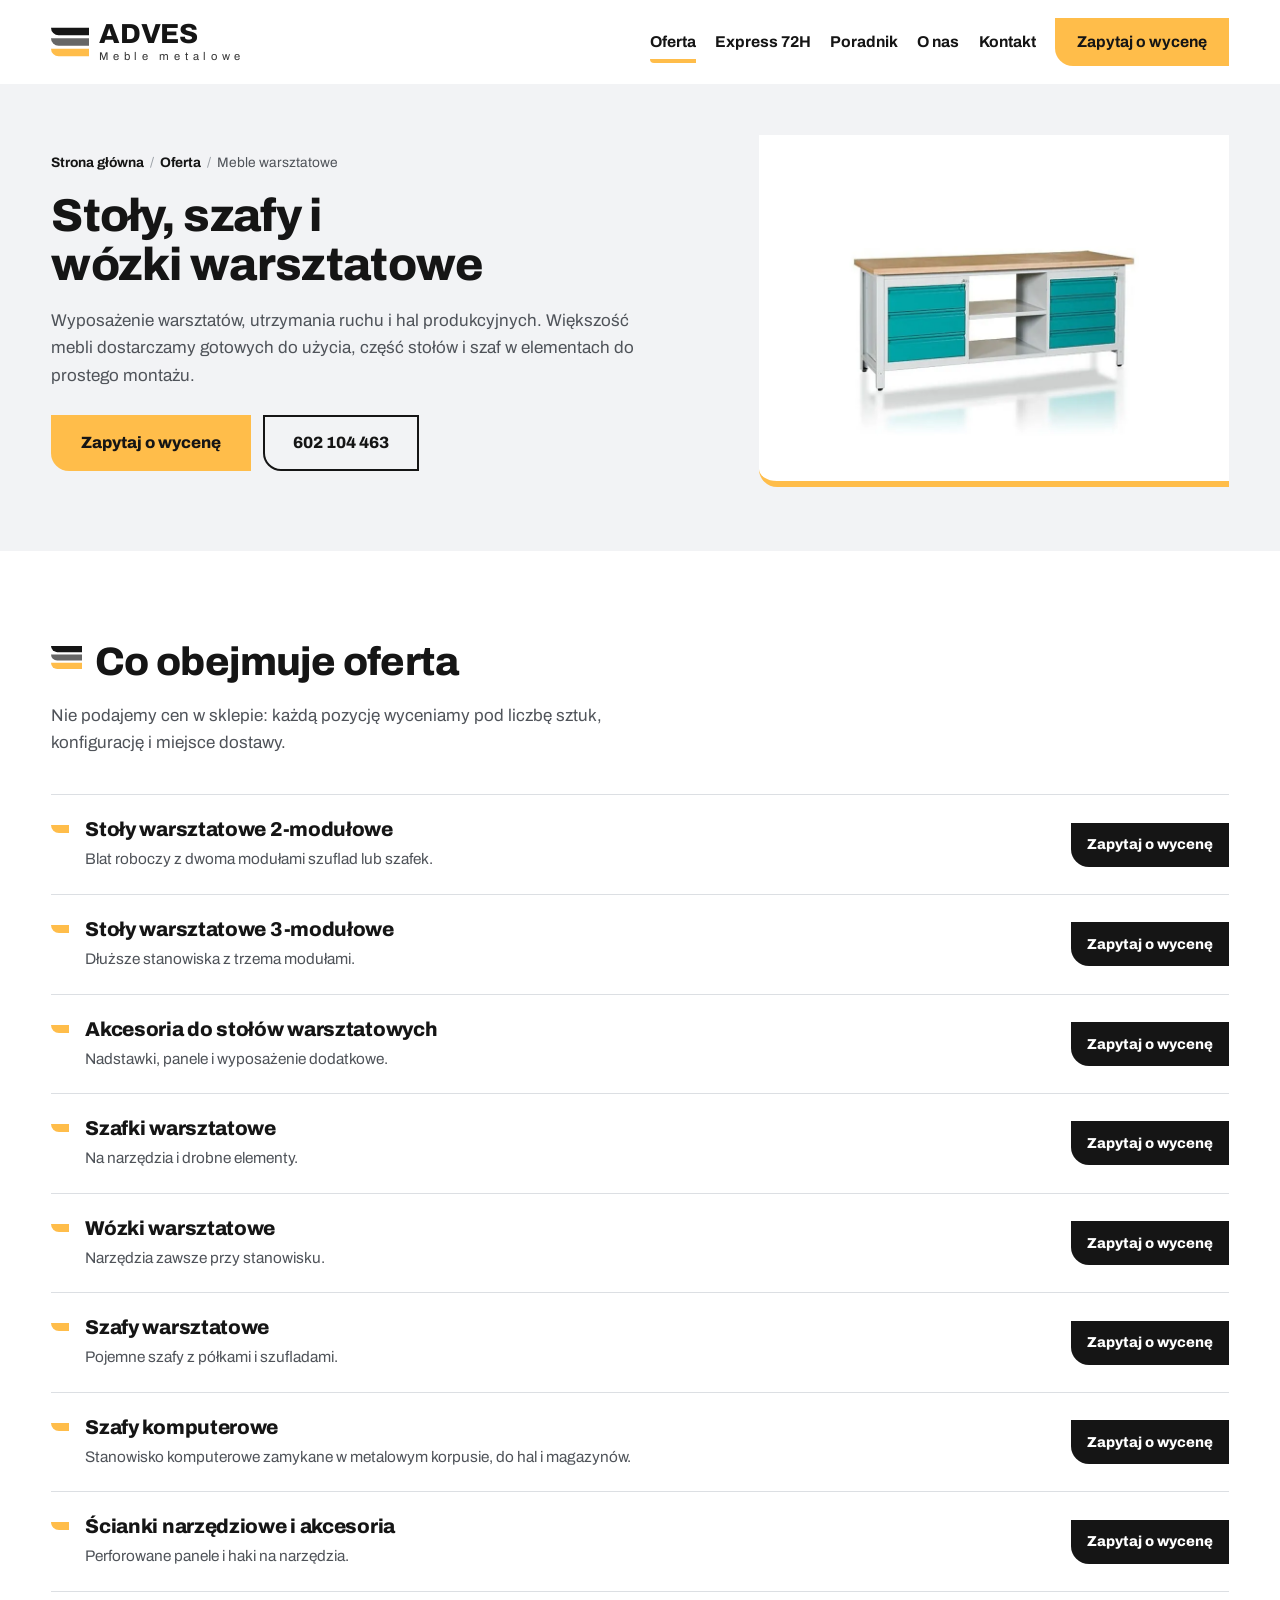
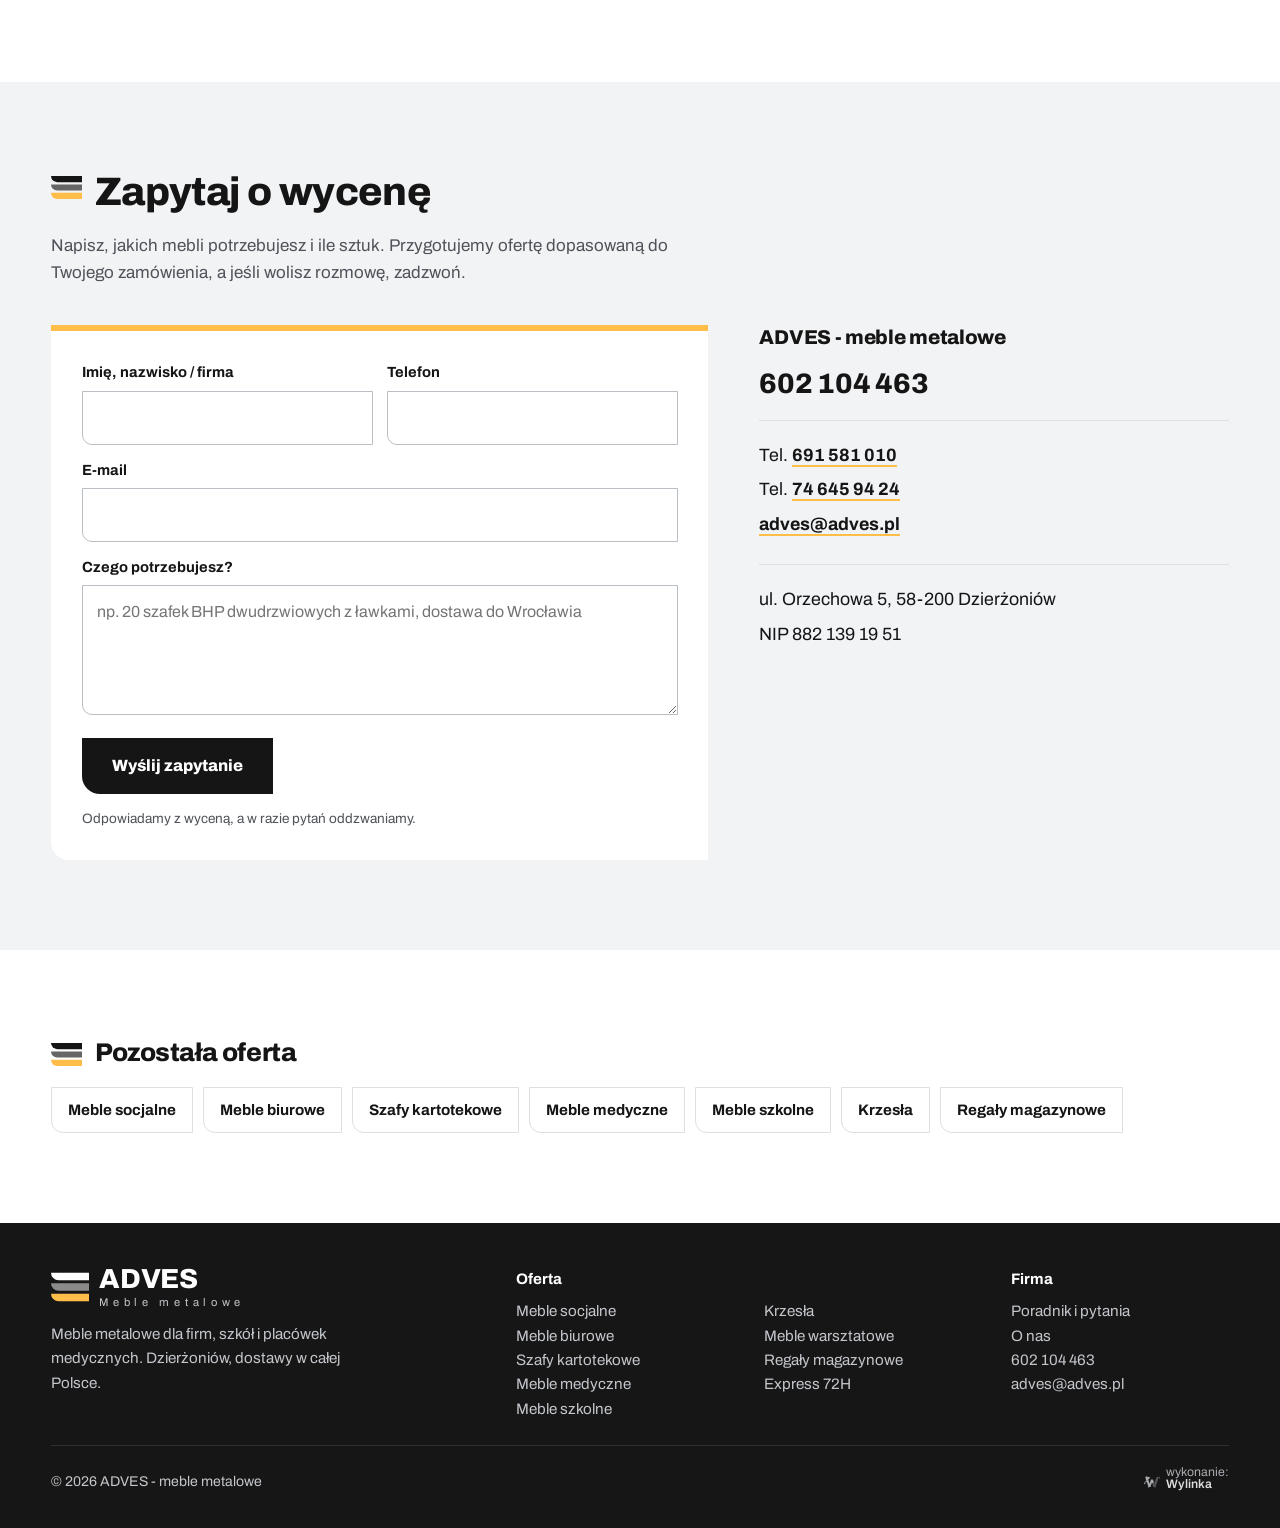
<file: meble-warsztatowe/index.html>
<!doctype html>
<html lang="pl">
<head>
<meta charset="utf-8">
<meta name="viewport" content="width=device-width,initial-scale=1">
<meta name="robots" content="noindex,nofollow">
<title>Stoły i szafy warsztatowe metalowe | ADVES</title>
<meta name="description" content="Stoły warsztatowe 2- i 3-modułowe, szafy i szafki warsztatowe, wózki, ścianki narzędziowe i szafy komputerowe. Wycena pod zamówienie, dostawa w całej Polsce.">
<meta property="og:title" content="Stoły i szafy warsztatowe metalowe | ADVES">
<meta property="og:description" content="Stoły warsztatowe 2- i 3-modułowe, szafy i szafki warsztatowe, wózki, ścianki narzędziowe i szafy komputerowe. Wycena pod zamówienie, dostawa w całej Polsce.">
<meta property="og:type" content="website">
<meta property="og:locale" content="pl_PL">
<meta name="theme-color" content="#ffbd4a">
<link rel="icon" href="../img/favicon.svg" type="image/svg+xml">
<link rel="preload" as="font" type="font/woff2" href="../fonts/archivo-rdzen.woff2" crossorigin>
<style>
@font-face{font-family:"Archivo";font-style:normal;font-weight:400 800;font-display:swap;src:url(../fonts/archivo-rdzen.woff2) format("woff2");unicode-range:U+0020-007E,U+00A0,U+00A9,U+00AB,U+00B0,U+00B7,U+00BB,U+00D3,U+00D7,U+00F3,U+2013,U+2018-2019,U+201C-201E,U+2026}
@font-face{font-family:"Archivo";font-style:normal;font-weight:400 800;font-display:swap;src:url(../fonts/archivo-pl.woff2) format("woff2");unicode-range:U+0104-0107,U+0118-0119,U+0141-0144,U+015A-015B,U+0179-017C}
@font-face{font-family:"Archivo-fb";src:local("Arial");size-adjust:102%;ascent-override:90%;descent-override:22%;line-gap-override:0%}
:root{--amber:#ffbd4a;--amber2:#f2a81f;--ink:#151515;--grey:#666;--mut:#4f5359;--g:#f2f3f5;--line:#dcdfe3;--dark:#161616;--hh:64px;--w:min(calc(100vw - 32px),1760px);--r:0 0 0 18px}
@media (min-width:900px){:root{--hh:84px;--w:min(92vw,1760px)}}
*{box-sizing:border-box}
html{scroll-behavior:smooth;scroll-padding-top:var(--hh);-webkit-text-size-adjust:100%}
body{margin:0;font-family:Archivo,"Archivo-fb",system-ui,-apple-system,"Segoe UI",Roboto,sans-serif;font-size:clamp(16px,.22vw + 15px,19px);line-height:1.6;color:var(--ink);background:#fff;overflow-x:hidden}
img{display:block;max-width:100%;height:auto}
a{color:inherit}
h1,h2,h3{margin:0;font-weight:800;line-height:1.08;letter-spacing:-.015em}
h2{font-size:clamp(30px,3.1vw,60px)}
h3{font-size:clamp(20px,1.3vw,26px);line-height:1.2}
p{margin:0}
.wrap{width:var(--w);margin:0 auto}
.skip{position:absolute;left:-999px}.skip:focus{left:16px;top:8px;z-index:99;background:#fff;padding:8px 12px}
/* znak z logo: trzy belki (szuflady) */
.zn{display:flex;align-items:flex-start;gap:clamp(12px,1vw,20px)}
.zn::before{content:"";flex:none;width:clamp(30px,2.4vw,46px);aspect-ratio:40/30;margin-top:.12em;background:url("data:image/svg+xml,%3Csvg xmlns='http://www.w3.org/2000/svg' viewBox='0 0 40 30'%3E%3Cpath d='M0 0h40v8H8a8 8 0 0 1-8-8z' fill='%23151515'/%3E%3Cpath d='M0 11h40v8H8a8 8 0 0 1-8-8z' fill='%23666'/%3E%3Cpath d='M0 22h40v8H8a8 8 0 0 1-8-8z' fill='%23ffbd4a'/%3E%3C/svg%3E") no-repeat center/contain}
.ciem .zn::before{background-image:url("data:image/svg+xml,%3Csvg xmlns='http://www.w3.org/2000/svg' viewBox='0 0 40 30'%3E%3Cpath d='M0 0h40v8H8a8 8 0 0 1-8-8z' fill='%23fff'/%3E%3Cpath d='M0 11h40v8H8a8 8 0 0 1-8-8z' fill='%23a3a3a3'/%3E%3Cpath d='M0 22h40v8H8a8 8 0 0 1-8-8z' fill='%23ffbd4a'/%3E%3C/svg%3E")}
.pasy{height:21px;background:linear-gradient(var(--ink) 0 5px,transparent 5px 8px,var(--grey) 8px 13px,transparent 13px 16px,var(--amber) 16px 21px)}
.btn{display:inline-flex;align-items:center;justify-content:center;gap:10px;min-height:56px;padding:0 30px;background:var(--amber);color:var(--ink);font:800 1.02rem/1 Archivo,"Archivo-fb",Arial,sans-serif;text-decoration:none;border:0;border-radius:var(--r);cursor:pointer;-webkit-tap-highlight-color:transparent;transition:background .15s,transform .15s}
.btn:hover{background:var(--amber2)}
.btn:active{transform:translateY(1px)}
.btn.obw{background:transparent;color:#fff;box-shadow:inset 0 0 0 2px rgba(255,255,255,.85)}
.btn.obw:hover{background:rgba(255,255,255,.12)}
.btn.cz{background:var(--ink);color:#fff}.btn.cz:hover{background:#000}
.btn:focus-visible,.menu a:focus-visible,.karuzela button:focus-visible,a.lb:focus-visible{outline:3px solid #1f6feb;outline-offset:3px}
/* naglowek */
.top{position:sticky;top:0;z-index:50;height:var(--hh);background:#fff;transition:box-shadow .2s}
.top.sc{box-shadow:0 1px 0 var(--line),0 8px 22px rgba(0,0,0,.07)}
.top .wrap{height:100%;display:flex;align-items:center;justify-content:space-between;gap:18px}
.logo{display:flex;align-items:center;gap:10px;text-decoration:none;color:var(--ink)}
.logo svg{width:38px;height:30px;flex:none}
.logo b{display:block;font-weight:800;font-size:1.72rem;line-height:.9;letter-spacing:-.01em}
.logo small{display:block;font-size:.7rem;letter-spacing:.42em;margin-top:5px;color:#333;line-height:1}
.menu{display:flex;align-items:center;gap:clamp(14px,1.5vw,34px)}
.menu a{text-decoration:none;font-weight:700;font-size:.98rem;position:relative;padding:6px 0;color:var(--ink)}
.menu a:not(.btn).on::after,.menu a:not(.btn):not(.tel):hover::after{content:"";position:absolute;left:0;right:0;bottom:-2px;height:4px;background:var(--amber);border-radius:0 0 0 4px}
.menu .tel{white-space:nowrap}
.menu .btn{min-height:48px;padding:0 22px}
.burger{display:none}
@media (max-width:1320px){.menu .tel{display:none}}
@media (max-width:1100px){
  .menu{position:fixed;inset:var(--hh) 0 auto 0;background:#fff;flex-direction:column;align-items:stretch;gap:0;padding:6px 16px 22px;border-top:1px solid var(--line);box-shadow:0 18px 30px rgba(0,0,0,.14);transform:translateY(-8px);opacity:0;visibility:hidden;transition:.2s}
  .top.open .menu{transform:none;opacity:1;visibility:visible}
  .menu a{padding:15px 0;border-bottom:1px solid var(--line);font-size:1.08rem}
  .menu a.on::after,.menu a:hover::after{display:none}
  .menu a.on{color:#000;box-shadow:inset 5px 0 0 var(--amber);padding-left:14px}
  .menu .tel{display:block}
  .menu .btn{margin-top:16px;min-height:54px;border-bottom:0}
  .burger{display:flex;flex-direction:column;justify-content:center;gap:5px;width:48px;height:48px;padding:0 11px;background:var(--ink);border:0;border-radius:0 0 0 12px;cursor:pointer}
  .burger span{display:block;height:3px;background:#fff;border-radius:0 0 0 3px;transition:.2s}
  .burger span:nth-child(3){background:var(--amber)}
  .top.open .burger span:nth-child(1){transform:translateY(8px) rotate(45deg)}
  .top.open .burger span:nth-child(2){opacity:0}
  .top.open .burger span:nth-child(3){transform:translateY(-8px) rotate(-45deg);background:#fff}
}
/* hero: trzy drzwi szafek */
.hero{position:relative;display:flex;flex-direction:column;justify-content:flex-end;min-height:calc(100svh - var(--hh));color:#fff;background:var(--ink);isolation:isolate}
.drzwi{position:absolute;inset:0;display:grid;grid-template-columns:repeat(3,1fr);gap:4px;z-index:-2}
.drzwi img{width:100%;height:100%;object-fit:cover}
.hero::before{content:"";position:absolute;inset:0;z-index:-1;background:linear-gradient(180deg,rgba(10,10,10,.12) 0%,rgba(10,10,10,.5) 22%,rgba(10,10,10,.82) 50%,rgba(10,10,10,.92) 100%)}
.hero .wrap{padding:48px 0 34px}
.hero h1{font-size:clamp(34px,4.6vw,92px);max-width:14ch;text-wrap:balance}
.hero p{margin-top:16px;max-width:52ch;font-size:clamp(17px,1.05vw,21px);color:#eceff2}
.hero .akcje{display:flex;flex-wrap:wrap;gap:12px;margin-top:28px}
.hero .pasy{position:absolute;left:0;right:0;bottom:0;height:21px}
@media (min-width:900px){
  .hero{min-height:min(calc(100svh - var(--hh)),980px)}
  .hero .wrap{padding:80px 0 78px}
  .hero::before{background:linear-gradient(90deg,rgba(10,10,10,.86) 0%,rgba(10,10,10,.62) 38%,rgba(10,10,10,.12) 70%,rgba(10,10,10,0) 100%),linear-gradient(0deg,rgba(10,10,10,.45),rgba(10,10,10,0) 40%)}
}
@media (max-width:899px){.hero .akcje .btn{flex:1 1 auto}}
/* sekcje */
section{padding:clamp(64px,7vw,130px) 0}
.szary{background:var(--g)}
.ciem{background:var(--dark);color:#fff}
.lead{max-width:62ch;color:var(--mut);margin-top:18px;font-size:clamp(17px,1vw,20px)}
.ciem .lead{color:#c9ccd1}
.glowa{display:flex;justify-content:space-between;align-items:flex-end;gap:24px;flex-wrap:wrap;margin-bottom:clamp(30px,3vw,54px)}
/* kategorie */
.kat{display:grid;gap:clamp(14px,1.2vw,22px);grid-template-columns:repeat(2,1fr)}
@media (min-width:900px){.kat{grid-template-columns:repeat(4,1fr)}}
@media (min-width:1600px){.kat{grid-template-columns:repeat(8,1fr)}}
.kat article{background:#fff;border-radius:var(--r);overflow:hidden;display:flex;flex-direction:column;box-shadow:0 1px 0 var(--line)}
.kat .fot{position:relative;aspect-ratio:1;background:#fff;border-bottom:5px solid var(--amber)}
.kat .fot img{position:absolute;inset:8%;width:84%;height:84%;object-fit:contain}
.kat .tx{padding:16px 16px 20px}
.kat h3{font-size:clamp(17px,1.1vw,22px)}
.kat p{margin-top:8px;font-size:.88rem;color:var(--mut);line-height:1.45}
@media (max-width:420px){.kat .tx{padding:12px 12px 16px}.kat p{font-size:.82rem}}
/* karuzela */
.karuzela{position:relative}
.tor{display:grid;grid-auto-flow:column;grid-auto-columns:minmax(240px,78%);gap:16px;overflow-x:auto;scroll-snap-type:x mandatory;scrollbar-width:none;padding-bottom:4px;cursor:grab}
.tor::-webkit-scrollbar{display:none}
.tor.ciag{cursor:grabbing;scroll-snap-type:none}
.tor>*{scroll-snap-align:start}
@media (min-width:700px){.tor{grid-auto-columns:calc((100% - 32px)/3)}}
@media (min-width:1200px){.tor{grid-auto-columns:calc((100% - 64px)/5);gap:16px}}
.strz{display:flex;gap:10px}
.strz button{width:52px;height:52px;border:0;border-radius:0 0 0 14px;background:var(--amber);color:var(--ink);font:800 22px/1 Archivo,Arial,sans-serif;cursor:pointer}
.strz button:disabled{opacity:.35;cursor:default}
.karuzela.pelna .strz{display:none}
/* express */
.prod{background:#fff;color:var(--ink);border-radius:var(--r);overflow:hidden;display:flex;flex-direction:column;user-select:none}
.prod a.lb{position:relative;display:block;aspect-ratio:4/5;background:#fff}
.prod a.lb img{position:absolute;inset:7%;width:86%;height:86%;object-fit:contain;pointer-events:none}
.prod .tx{padding:16px 18px 20px;border-top:1px solid var(--line);flex:1}
.prod b{display:block;font-size:1.04rem;line-height:1.25}
.prod span{display:block;margin-top:6px;color:var(--mut);font-size:.92rem}
.prod .zn72{display:inline-block;margin-top:12px;padding:4px 10px;background:var(--amber);font-weight:800;font-size:.8rem;border-radius:0 0 0 8px}
.uwaga72{margin-top:30px;display:flex;flex-wrap:wrap;gap:16px 30px;align-items:center;color:#d6d9dd}
/* konfiguracja */
.konf{display:grid;gap:clamp(30px,4vw,80px);align-items:start}
@media (min-width:1000px){.konf{grid-template-columns:minmax(0,5fr) minmax(0,7fr)}}
.szafa{background:#fff;border:1px solid var(--line);border-radius:var(--r);display:flex;justify-content:center;padding:clamp(24px,3vw,56px);position:relative}
.szafa a{display:block}
.szafa img{height:min(70vh,720px);width:auto;max-width:100%;object-fit:contain}
.szafa figcaption{position:absolute;left:0;bottom:0;background:var(--ink);color:#fff;padding:10px 16px;font-weight:700;font-size:.9rem;border-radius:0 18px 0 0}
.spec{list-style:none;padding:0;margin:26px 0 0;display:grid;gap:0}
@media (min-width:700px){.spec{grid-template-columns:1fr 1fr;column-gap:34px}}
.spec li{position:relative;padding:14px 0 14px 32px;border-bottom:1px solid var(--line)}
.spec li::before{content:"";position:absolute;left:0;top:1.15em;width:18px;height:8px;background:var(--amber);border-radius:0 0 0 8px}
.dodatki{margin-top:clamp(30px,3vw,48px)}
.dodatki h3{margin-bottom:16px}
.dod{display:grid;grid-template-columns:repeat(3,1fr);gap:12px}
.dod a{display:block;background:#fff;border:1px solid var(--line);border-radius:var(--r);overflow:hidden;text-decoration:none}
.dod img{aspect-ratio:4/3;object-fit:contain;width:100%;padding:6%}
.dod span{display:block;padding:10px 12px;font-weight:700;font-size:.92rem;border-top:4px solid var(--amber)}
.dodatki p{margin-top:14px;color:var(--mut)}
/* dla kogo */
.kto{display:grid;gap:0;grid-template-columns:1fr}
@media (min-width:700px){.kto{grid-template-columns:repeat(2,1fr);gap:0 40px}}
@media (min-width:1200px){.kto{grid-template-columns:repeat(4,1fr)}}
.kto div{padding:24px 0;border-top:5px solid var(--ink)}
.kto div:nth-child(2){border-color:var(--grey)}.kto div:nth-child(3){border-color:var(--amber)}.kto div:nth-child(4){border-color:var(--ink)}
.kto p{margin-top:10px;color:var(--mut)}
.jak{margin-top:clamp(40px,4vw,70px);display:grid;gap:clamp(20px,3vw,60px);align-items:start}
@media (min-width:1000px){.jak{grid-template-columns:minmax(0,4fr) minmax(0,8fr)}}
.jak ul{list-style:none;margin:0;padding:0;display:grid;gap:0}
@media (min-width:700px){.jak ul{grid-template-columns:1fr 1fr;column-gap:34px}}
.jak li{position:relative;padding:14px 0 14px 32px;border-bottom:1px solid var(--line)}
.jak li::before{content:"";position:absolute;left:0;top:1.15em;width:18px;height:8px;background:var(--ink);border-radius:0 0 0 8px}
.jak li b{display:block}
/* o nas */
.onas{display:grid;gap:clamp(30px,4vw,80px);align-items:center}
@media (min-width:1000px){.onas{grid-template-columns:minmax(0,6fr) minmax(0,6fr)}}
.onas figure{margin:0;position:relative}
.onas figure a{display:block;border-radius:var(--r);overflow:hidden}
.onas figure img{width:100%;aspect-ratio:16/9;object-fit:cover}
.onas figcaption{margin-top:12px;color:var(--mut);font-size:.95rem}
.onas .txt p+p{margin-top:16px}
.onas .txt p{color:#33373c}
/* kontakt */
.kont{display:grid;gap:clamp(30px,4vw,80px);align-items:start}
@media (min-width:1000px){.kont{grid-template-columns:minmax(0,7fr) minmax(0,5fr)}}
form.pokaz{display:grid;gap:14px;background:#fff;padding:clamp(20px,2.4vw,40px);border-radius:var(--r);border-top:6px solid var(--amber)}
@media (min-width:700px){form.pokaz{grid-template-columns:1fr 1fr}.pole.cale,form.pokaz .btn,form.pokaz .info,form.pokaz .msg{grid-column:1/-1}}
.pole label{display:block;font-weight:700;font-size:.92rem;margin-bottom:6px}
.pole input,.pole textarea,.pole select{width:100%;font:inherit;font-size:16px;padding:13px 14px;border:1.5px solid #b9bec5;border-radius:0 0 0 10px;background:#fff;color:var(--ink)}
.pole textarea{min-height:130px;resize:vertical}
.pole input:focus,.pole textarea:focus,.pole select:focus{outline:3px solid var(--amber);outline-offset:0;border-color:var(--ink)}
form.pokaz .btn{justify-self:start}
form.pokaz .info{font-size:.85rem;color:var(--mut)}
.msg{padding:14px 16px;background:var(--ink);color:#fff;border-radius:0 0 0 12px}
.dane h3{margin-bottom:12px}
.dane p{margin-bottom:6px}
.dane a{font-weight:700;text-decoration:none;border-bottom:2px solid var(--amber)}
.dane .tel-duzy{display:block;font-size:clamp(26px,2.2vw,40px);font-weight:800;border:0;margin:8px 0 14px;letter-spacing:-.01em}
.dane .blok{padding:20px 0;border-top:1px solid var(--line)}
/* stopka */
footer{background:var(--dark);color:#c3c6cb;padding:44px 0 30px;font-size:.95rem}
footer .wrap{display:grid;grid-template-columns:1fr 1fr;gap:24px 30px}
@media (min-width:900px){footer .wrap{grid-template-columns:2fr 1fr 1fr 1fr}}
footer b{color:#fff;display:block;margin-bottom:8px}
footer .wrap>div:first-child{grid-column:1/-1}
@media (min-width:900px){footer .wrap>div:first-child{grid-column:auto}}
footer a{text-decoration:none}
footer a:hover{color:#fff}
footer .dol{grid-column:1/-1;display:flex;flex-wrap:wrap;gap:12px 24px;justify-content:space-between;align-items:center;border-top:1px solid #2e2f31;padding-top:20px;font-size:.88rem}
footer .logo{color:#fff}
footer .logo small{color:#c3c6cb}

.wylinka-badge{display:inline-flex;align-items:center;gap:.4em;color:inherit;text-decoration:none;font-size:.875em;line-height:1;opacity:.85}
.wylinka-badge:hover,.wylinka-badge:focus-visible{opacity:1}
.wylinka-badge:focus-visible{outline:2px solid currentColor;outline-offset:3px;border-radius:2px}
.wylinka-badge svg{width:18px;height:18px;flex:none;overflow:visible}
.wylinka-badge b{font-weight:600}
.wylinka-badge .wy-old{opacity:.45;transform-origin:40px 30px;transition:transform .32s cubic-bezier(.3,.7,.4,1),opacity .32s ease-out}
.wylinka-badge .wy-pod{opacity:0;transition:opacity .2s ease-out .08s}
.wylinka-badge:hover .wy-old,.wylinka-badge:focus-visible .wy-old{transform:translate(9px,7px) rotate(9deg);opacity:0}
.wylinka-badge:hover .wy-pod,.wylinka-badge:focus-visible .wy-pod{opacity:1}
@media (prefers-reduced-motion:reduce){.wylinka-badge .wy-old,.wylinka-badge .wy-pod{transition:none}.wylinka-badge:hover .wy-old,.wylinka-badge:focus-visible .wy-old{transform:none;opacity:.45}.wylinka-badge:hover .wy-pod,.wylinka-badge:focus-visible .wy-pod{opacity:0}}


/* lightbox */
#lb{border:0;padding:0;max-width:none;max-height:none;width:100vw;height:100dvh;background:rgba(12,12,12,.94);color:#fff}
#lb::backdrop{background:rgba(0,0,0,.6)}
#lb .lb-in{position:absolute;inset:60px 16px 70px;display:flex;align-items:center;justify-content:center}
#lb img{max-width:100%;max-height:100%;object-fit:contain;background:#fff}
#lb p{position:absolute;left:16px;right:16px;bottom:22px;text-align:center}
#lb button{position:absolute;width:52px;height:52px;border:0;border-radius:0 0 0 14px;background:var(--amber);color:var(--ink);font:800 24px/1 Archivo,Arial,sans-serif;cursor:pointer}
.lb-x{top:10px;right:12px}.lb-p{left:12px;top:50%}.lb-n{right:12px;top:50%}
body.lb-on{overflow:hidden}
@media (prefers-reduced-motion:reduce){html{scroll-behavior:auto}*{transition:none!important}}
/* v2: hero z jednym glownym zdjeciem, katalog B2B, podstrony */
.drzwi{grid-template-columns:1fr}
.drzwi .d1{display:none}
.drzwi .d2{object-position:50% 50%}
@media (min-width:900px){.drzwi{grid-template-columns:1fr 1fr}.drzwi .d1{display:block}}
.kat .karta{background:#fff;border-radius:var(--r);overflow:hidden;display:flex;flex-direction:column;box-shadow:0 1px 0 var(--line);text-decoration:none;color:inherit;position:relative;transition:box-shadow .2s,transform .2s}
.kat .karta:hover{box-shadow:0 0 0 2px var(--ink);transform:translateY(-2px)}
.kat .karta:focus-visible{outline:3px solid #1f6feb;outline-offset:3px}
.kat .fot.znak{display:flex;align-items:center;justify-content:center}
.kat .fot.znak svg{width:46%;height:auto}
.nowe{position:absolute;left:0;top:0;z-index:2;background:var(--ink);color:#fff;font-weight:800;font-size:.74rem;padding:6px 10px;border-radius:0 0 18px 0;line-height:1}
.kat .dalej{display:block;margin-top:10px;font-weight:800;font-size:.86rem}
.kat .dalej::after{content:" \2192"}
.takze{margin-top:22px;color:var(--mut);font-size:.95rem}
.takze a{font-weight:700;color:var(--ink);text-decoration:none;border-bottom:2px solid var(--amber)}
.btn.mini{min-height:44px;padding:0 16px;font-size:.9rem}
.prod .btn.mini{margin-top:14px;width:100%}
.prod .zn72{margin-right:8px}
/* poradnik na glownej */
.porady{display:grid;gap:clamp(14px,1.4vw,26px);grid-template-columns:1fr}
@media (min-width:800px){.porady{grid-template-columns:repeat(3,1fr)}}
.porada{display:flex;flex-direction:column;background:#fff;border:1px solid var(--line);border-radius:var(--r);overflow:hidden;text-decoration:none;color:inherit;transition:box-shadow .2s}
.porada:hover{box-shadow:0 0 0 2px var(--ink)}
.porada .fot{position:relative;aspect-ratio:16/9;background:#fff;border-bottom:5px solid var(--amber)}
.porada .fot img{position:absolute;inset:8%;width:84%;height:84%;object-fit:contain}
.porada .tx{padding:18px 20px 22px;display:flex;flex-direction:column;gap:8px;flex:1}
.porada p{color:var(--mut);font-size:.95rem}
.porada .dalej{margin-top:auto;font-weight:800;font-size:.92rem}
.porada .dalej::after{content:" \2192"}
.szary .porada{border-color:transparent}
.link-wiecej{display:inline-block;margin-top:26px;font-weight:800;text-decoration:none;border-bottom:3px solid var(--amber)}
/* naglowek podstrony */
.ph{background:var(--g);padding:clamp(28px,4vw,70px) 0 clamp(40px,5vw,90px)}
.ph .wrap{display:grid;gap:clamp(24px,4vw,70px);align-items:center}
@media (min-width:900px){.ph .wrap{grid-template-columns:minmax(0,7fr) minmax(0,5fr)}}
.ph h1{font-size:clamp(32px,3.6vw,68px);max-width:20ch;text-wrap:balance}
.ph .lead{margin-top:16px}
.ph .akcje{display:flex;flex-wrap:wrap;gap:12px;margin-top:26px}
.ph .btn.obw{color:var(--ink);box-shadow:inset 0 0 0 2px var(--ink)}
.ph .btn.obw:hover{background:#fff}
.ph figure{margin:0;background:#fff;border-radius:var(--r);border-bottom:6px solid var(--amber);display:flex;align-items:center;justify-content:center;aspect-ratio:4/3;padding:6%}
.ph figure img{max-height:100%;width:auto;object-fit:contain}
.ph figure svg{width:44%;height:auto}
@media (max-width:899px){.ph figure{aspect-ratio:16/9}}
.okr{font-size:.86rem;color:var(--mut);margin-bottom:18px;display:flex;flex-wrap:wrap;gap:6px}
.okr a{color:var(--ink);font-weight:700;text-decoration:none}
.okr a:hover{text-decoration:underline}
.okr span[aria-hidden]{color:#9aa0a6}
/* lista podkategorii i produktow */
.lista{border-bottom:1px solid var(--line)}
.wiersz{display:grid;gap:10px 30px;padding:22px 0 22px 34px;border-top:1px solid var(--line);position:relative;align-items:center}
.wiersz::before{content:"";position:absolute;left:0;top:30px;width:18px;height:8px;background:var(--amber);border-radius:0 0 0 8px}
@media (min-width:800px){.wiersz{grid-template-columns:minmax(0,1fr) auto}}
.wiersz p{color:var(--mut);margin-top:6px;font-size:.96rem}
.wiersz .btn{justify-self:start}
.grupa+.grupa{margin-top:clamp(36px,4vw,64px)}
.grupa>h2{font-size:clamp(24px,2vw,36px);margin-bottom:16px}
.tab{width:100%;border-collapse:collapse}
.tab th{text-align:left;font-size:.82rem;color:var(--mut);font-weight:700;padding:0 12px 10px 0;border-bottom:2px solid var(--ink)}
.tab td{padding:14px 12px 14px 0;border-bottom:1px solid var(--line);vertical-align:middle}
.tab td:last-child{text-align:right;padding-right:0}
.tab .kod{font-weight:800;white-space:nowrap}
.tab .zn72{display:inline-block;margin-left:8px;padding:3px 8px;background:var(--amber);font-weight:800;font-size:.74rem;border-radius:0 0 0 8px;vertical-align:middle;font-style:normal}
@media (max-width:699px){
  .tab thead{display:none}
  .tab tr{display:grid;grid-template-columns:1fr auto;gap:4px 12px;padding:14px 0;border-bottom:1px solid var(--line)}
  .tab td{border:0;padding:0}
  .tab td:nth-child(1){grid-column:1/-1}
  .tab td:nth-child(2){color:var(--mut);font-size:.92rem;align-self:center}
}
.uwaga{margin-top:22px;color:var(--mut);font-size:.95rem;max-width:70ch}
.pokrewne{display:flex;flex-wrap:wrap;gap:10px}
.pokrewne a{display:inline-block;padding:10px 16px;background:#fff;border:1px solid var(--line);border-radius:0 0 0 12px;text-decoration:none;font-weight:700;font-size:.95rem}
.pokrewne a:hover{border-color:var(--ink)}
/* artykul */
.art{display:grid;gap:clamp(30px,4vw,80px);align-items:start}
@media (min-width:1000px){.art{grid-template-columns:minmax(0,8fr) minmax(0,4fr)}}
.tresc{max-width:72ch}
.tresc h2{font-size:clamp(23px,1.8vw,32px);margin:clamp(30px,3vw,46px) 0 12px}
.tresc p{color:#2b2e33}
.tresc p+p{margin-top:14px}
.tresc ul{list-style:none;padding:0;margin:14px 0 0}
.tresc li{position:relative;padding:6px 0 6px 30px}
.tresc li::before{content:"";position:absolute;left:0;top:.95em;width:16px;height:7px;background:var(--amber);border-radius:0 0 0 7px}
.tresc .wstep{font-size:clamp(18px,1.15vw,22px);color:var(--ink)}
.meta{font-size:.9rem;color:var(--mut);margin-top:14px}
.boks{position:sticky;top:calc(var(--hh) + 20px);background:var(--dark);color:#fff;padding:clamp(22px,2vw,34px);border-radius:var(--r)}
.boks h2{font-size:clamp(22px,1.6vw,28px)}
.boks p{color:#c9ccd1;margin:12px 0 20px}
.boks .btn{width:100%}
.boks .tel-b{display:block;margin-top:14px;font-weight:800;font-size:1.3rem;text-decoration:none;text-align:center}
/* FAQ */
.faq{border-bottom:1px solid var(--line);max-width:900px}
.faq details{border-top:1px solid var(--line)}
.faq summary{list-style:none;cursor:pointer;padding:20px 48px 20px 0;font-weight:800;font-size:clamp(17px,1.15vw,21px);position:relative}
.faq summary::-webkit-details-marker{display:none}
.faq summary::after{content:"";position:absolute;right:6px;top:50%;width:18px;height:8px;margin-top:-4px;background:var(--amber);border-radius:0 0 0 8px;transition:transform .2s}
.faq details[open] summary::after{transform:rotate(90deg)}
.faq details p{padding:0 0 22px;color:#33373c;max-width:70ch}
section.bez-gory{padding-top:0}
section:not(.szary)>.wrap>.kont form.pokaz{box-shadow:0 0 0 1px var(--line)}
@media (max-width:899px){.ph figure.znak{display:none}}

</style>
<script type="application/ld+json">{"@context": "https://schema.org", "@type": "LocalBusiness", "@id": "https://adves.pl/#firma", "name": "ADVES - meble metalowe", "url": "https://adves.pl/", "telephone": "+48602104463", "email": "adves@adves.pl", "foundingDate": "2018", "taxID": "8821391951", "logo": "https://adves.pl/logo.png", "address": {"@type": "PostalAddress", "streetAddress": "ul. Orzechowa 5", "postalCode": "58-200", "addressLocality": "Dzierżoniów", "addressCountry": "PL"}, "areaServed": "PL", "description": "Metalowe szafy BHP, aktowe i kartotekowe, meble szkolne, medyczne i warsztatowe, regały magazynowe. Wycena na zapytanie, dostawa w całej Polsce."}</script>
<script type="application/ld+json">{"@context": "https://schema.org", "@type": "BreadcrumbList", "itemListElement": [{"@type": "ListItem", "position": 1, "name": "Strona główna", "item": "https://disaster26.github.io/adves-koncepcja/"}, {"@type": "ListItem", "position": 2, "name": "Oferta", "item": "https://disaster26.github.io/adves-koncepcja/#oferta"}, {"@type": "ListItem", "position": 3, "name": "Meble warsztatowe", "item": "https://disaster26.github.io/adves-koncepcja/meble-warsztatowe/"}]}</script>
<script type="application/ld+json">{"@context": "https://schema.org", "@type": "CollectionPage", "name": "Stoły, szafy i wózki warsztatowe", "description": "Stoły warsztatowe 2- i 3-modułowe, szafy i szafki warsztatowe, wózki, ścianki narzędziowe i szafy komputerowe. Wycena pod zamówienie, dostawa w całej Polsce.", "url": "https://disaster26.github.io/adves-koncepcja/meble-warsztatowe/", "about": ["Stoły warsztatowe 2-modułowe", "Stoły warsztatowe 3-modułowe", "Akcesoria do stołów warsztatowych", "Szafki warsztatowe", "Wózki warsztatowe", "Szafy warsztatowe", "Szafy komputerowe", "Ścianki narzędziowe i akcesoria"]}</script>
</head>
<body>
<a class="skip" href="#tresc">Przejdź do treści</a>
<header class="top">
  <div class="wrap">
    <a class="logo" href="../">
      <svg viewBox="0 0 40 30" aria-hidden="true"><path d="M0 0h40v8H8a8 8 0 0 1-8-8z" fill="currentColor"/><path d="M0 11h40v8H8a8 8 0 0 1-8-8z" fill="#666"/><path d="M0 22h40v8H8a8 8 0 0 1-8-8z" fill="#ffbd4a"/></svg>
      <span><b>ADVES</b><small>Meble metalowe</small></span>
    </a>
    <nav class="menu" aria-label="Menu główne">
      <a href="../#oferta" class="on">Oferta</a>
      <a href="../#express">Express 72H</a>
      <a href="../poradnik/">Poradnik</a>
      <a href="../#o-nas">O nas</a>
      <a href="#kontakt">Kontakt</a>
      <a class="tel" href="tel:+48602104463">602 104 463</a>
      <a class="btn" href="#kontakt">Zapytaj o wycenę</a>
    </nav>
    <button class="burger" type="button" aria-label="Otwórz menu" aria-expanded="false"><span></span><span></span><span></span></button>
  </div>
</header>

<main id="tresc">
<section class="ph">
  <div class="wrap">
    <div>
      <nav class="okr" aria-label="Okruszki"><a href="../">Strona główna</a><span aria-hidden="true">/</span><a href="../#oferta">Oferta</a><span aria-hidden="true">/</span><span>Meble warsztatowe</span></nav>
      <h1>Stoły, szafy i wózki warsztatowe</h1>
      <p class="lead">Wyposażenie warsztatów, utrzymania ruchu i hal produkcyjnych. Większość mebli dostarczamy gotowych do użycia, część stołów i szaf w elementach do prostego montażu.</p>
      <div class="akcje"><a class="btn" href="#kontakt" data-zapytaj="Meble warsztatowe">Zapytaj o wycenę</a><a class="btn obw" href="tel:+48602104463">602 104 463</a></div>
    </div>
    <figure><img src="../img/k-warsztatowe.webp" width="600" height="600" alt="Stół warsztatowy z szufladami" fetchpriority="high" decoding="async"></figure>
  </div>
</section>
<section>
  <div class="wrap">
    <div class="glowa"><div><h2 class="zn">Co obejmuje oferta</h2><p class="lead">Nie podajemy cen w sklepie: każdą pozycję wyceniamy pod liczbę sztuk, konfigurację i miejsce dostawy.</p></div></div>
    <div class="lista">
<div class="wiersz"><div><h3>Stoły warsztatowe 2-modułowe</h3><p>Blat roboczy z dwoma modułami szuflad lub szafek.</p></div><a class="btn mini cz" href="#kontakt" data-zapytaj="Stoły warsztatowe 2-modułowe">Zapytaj o wycenę</a></div>
<div class="wiersz"><div><h3>Stoły warsztatowe 3-modułowe</h3><p>Dłuższe stanowiska z trzema modułami.</p></div><a class="btn mini cz" href="#kontakt" data-zapytaj="Stoły warsztatowe 3-modułowe">Zapytaj o wycenę</a></div>
<div class="wiersz"><div><h3>Akcesoria do stołów warsztatowych</h3><p>Nadstawki, panele i wyposażenie dodatkowe.</p></div><a class="btn mini cz" href="#kontakt" data-zapytaj="Akcesoria do stołów warsztatowych">Zapytaj o wycenę</a></div>
<div class="wiersz"><div><h3>Szafki warsztatowe</h3><p>Na narzędzia i drobne elementy.</p></div><a class="btn mini cz" href="#kontakt" data-zapytaj="Szafki warsztatowe">Zapytaj o wycenę</a></div>
<div class="wiersz"><div><h3>Wózki warsztatowe</h3><p>Narzędzia zawsze przy stanowisku.</p></div><a class="btn mini cz" href="#kontakt" data-zapytaj="Wózki warsztatowe">Zapytaj o wycenę</a></div>
<div class="wiersz"><div><h3>Szafy warsztatowe</h3><p>Pojemne szafy z półkami i szufladami.</p></div><a class="btn mini cz" href="#kontakt" data-zapytaj="Szafy warsztatowe">Zapytaj o wycenę</a></div>
<div class="wiersz"><div><h3>Szafy komputerowe</h3><p>Stanowisko komputerowe zamykane w metalowym korpusie, do hal i magazynów.</p></div><a class="btn mini cz" href="#kontakt" data-zapytaj="Szafy komputerowe">Zapytaj o wycenę</a></div>
<div class="wiersz"><div><h3>Ścianki narzędziowe i akcesoria</h3><p>Perforowane panele i haki na narzędzia.</p></div><a class="btn mini cz" href="#kontakt" data-zapytaj="Ścianki narzędziowe i akcesoria">Zapytaj o wycenę</a></div>
    </div>
    
  </div>
</section>
<section id="kontakt" class="szary">
  <div class="wrap">
    <div class="glowa"><div><h2 class="zn">Zapytaj o wycenę</h2><p class="lead">Napisz, jakich mebli potrzebujesz i ile sztuk. Przygotujemy ofertę dopasowaną do Twojego zamówienia, a jeśli wolisz rozmowę, zadzwoń.</p></div></div>
    <div class="kont">
      <form class="pokaz" novalidate>
        <div class="pole"><label for="f-im">Imię, nazwisko / firma</label><input id="f-im" name="imie" autocomplete="name" required></div>
        <div class="pole"><label for="f-tel">Telefon</label><input id="f-tel" name="tel" type="tel" autocomplete="tel"></div>
        <div class="pole cale"><label for="f-em">E-mail</label><input id="f-em" name="email" type="email" autocomplete="email" required></div>
        <div class="pole cale"><label for="f-wi">Czego potrzebujesz?</label><textarea id="f-wi" name="wiadomosc" required placeholder="np. 20 szafek BHP dwudrzwiowych z ławkami, dostawa do Wrocławia"></textarea></div>
        <button class="btn cz" type="submit">Wyślij zapytanie</button>
        <p class="info">Odpowiadamy z wyceną, a w razie pytań oddzwaniamy.</p>
        <p class="msg" hidden tabindex="-1">To jest podgląd strony - na docelowej stronie formularz wyśle zapytanie do ADVES.</p>
      </form>
      <div class="dane">
        <h3>ADVES - meble metalowe</h3>
        <a class="tel-duzy" href="tel:+48602104463">602 104 463</a>
        <div class="blok">
          <p>Tel. <a href="tel:+48691581010">691 581 010</a></p>
          <p>Tel. <a href="tel:+48746459424">74 645 94 24</a></p>
          <p><a href="mailto:adves@adves.pl">adves@adves.pl</a></p>
        </div>
        <div class="blok">
          <p>ul. Orzechowa 5, 58-200 Dzierżoniów</p>
          <p>NIP 882 139 19 51</p>
        </div>
      </div>
    </div>
  </div>
</section>
<section>
  <div class="wrap">
    <h2 class="zn" style="font-size:clamp(24px,2vw,36px);margin-bottom:20px">Pozostała oferta</h2>
    <div class="pokrewne"><a href="../meble-socjalne/">Meble socjalne</a><a href="../meble-biurowe/">Meble biurowe</a><a href="../szafy-kartotekowe/">Szafy kartotekowe</a><a href="../meble-medyczne/">Meble medyczne</a><a href="../meble-szkolne/">Meble szkolne</a><a href="../krzesla/">Krzesła</a><a href="../regaly-magazynowe/">Regały magazynowe</a></div>
  </div>
</section>
</main>
<footer>
  <div class="wrap">
    <div>
      <a class="logo" href="../"><svg viewBox="0 0 40 30" aria-hidden="true" width="38" height="30"><path d="M0 0h40v8H8a8 8 0 0 1-8-8z" fill="#fff"/><path d="M0 11h40v8H8a8 8 0 0 1-8-8z" fill="#8a8a8a"/><path d="M0 22h40v8H8a8 8 0 0 1-8-8z" fill="#ffbd4a"/></svg><span><b style="margin:0">ADVES</b><small>Meble metalowe</small></span></a>
      <p style="margin-top:14px;max-width:36ch">Meble metalowe dla firm, szkół i placówek medycznych. Dzierżoniów, dostawy w całej Polsce.</p>
    </div>
    <div><b>Oferta</b><a href="../meble-socjalne/">Meble socjalne</a><br><a href="../meble-biurowe/">Meble biurowe</a><br><a href="../szafy-kartotekowe/">Szafy kartotekowe</a><br><a href="../meble-medyczne/">Meble medyczne</a><br><a href="../meble-szkolne/">Meble szkolne</a></div>
    <div><b>&nbsp;</b><a href="../krzesla/">Krzesła</a><br><a href="../meble-warsztatowe/">Meble warsztatowe</a><br><a href="../regaly-magazynowe/">Regały magazynowe</a><br><a href="../#express">Express 72H</a></div>
    <div><b>Firma</b><a href="../poradnik/">Poradnik i pytania</a><br><a href="../#o-nas">O nas</a><br><a href="tel:+48602104463">602 104 463</a><br><a href="mailto:adves@adves.pl">adves@adves.pl</a></div>
    <div class="dol"><span>© <span class="rok">2026</span> ADVES - meble metalowe</span><a class="wylinka-badge" href="https://wylinka.pl/?utm_source=adves.pl&amp;utm_medium=stopka&amp;utm_campaign=wykonanie" rel="noopener" title="Strona wykonana przez Wylinka"><svg viewBox="0 0 64 64" aria-hidden="true" focusable="false" fill="currentColor"><path d="M9.8 22.8l-1.2-7.9 2.2-3.7 15.5 4.6-.5 1.5-7.2 5.5 4.7 15.6 5-15.6 7 0 4.1 12.7-4.2-.9-2.6 1.8-.8-2.2-5.3 15.6-4.3 0 .4 .2-2.1 2.8-1.3-1.1 1.1-1.4-3.1 .2-.1-1.7 2.2-.1-5.7-16.5-4.8 .6-.8 3.1 0 .5-.3 .5 .8 2.2-1.6 .5-.4-1.3-.8 1.6-1.5-.8 .8-1.6-1.4 .6-.6-1.6 2.3-.8 .2-.4 1.3-4.8 5.9-.8-2.4-6.9zM15.2 13.7l-.1-.4-.4 .8-.1 .8 .1 1 .1 .4 .3 .7 .3-.9 .1-.7 0-.8z"/><path class="wy-pod" d="M37.1 49.8l-4.5-13.3 2.6-1.8 4.2 .9 .9 2.8 3-9.7 0-.5 .1-.8 3.2-8.4 .5-1 .6-1 .9-1.1 1.3-1 1.1-.7 1.4-.5 1.4-.3 .7 0 .9 0 1.2 .3 1.4 .6 .8 .5 .7 .7 .6 .7 .5 .9 .3 .9 .1 .9 0 .8-.2 .9-.5 .9-.5 .6-.7 .5-.7 .3-.1-.1 0-.1 .5-.5 .3-.7 .2-.5 0-.6-.1-.6-.3-.7-.4-.5-.4-.4-.5-.3-.6-.3-.7 0-.7 .1-.6 .1-.5 .4-.5 .5-.3 .5-.2 .7-.1 1.5-1.4 5.1-.8 3.3-.3 .7-.5 .7-6 17.5 1.9 .1-.1 1.7-3.1-.2 1.1 1.4-1.3 1.1-2.1-2.8 .4-.2z"/><path class="wy-old" d="M40.8 50l.4-.2-4.1 0-4.2-12.5 2.5-1.7 4.3 .9 .6 1.9 .6-1.6 0-.3 2.4-7.8 0-.5 .1-.8 3.2-8.4 .4-.8 .6-.9 .9-1.2 .9-.9 1.3-.8 1.4-.6 1.2-.3 1.4-.1 1.3 .1 .6 .2 .8 .3 1.1 .6 .9 .7 .7 .9 .5 .9 .3 .9 .1 1.1-.1 .9-.3 .9-.4 .7-.6 .7-.6 .4-.6 .2-.1-.1 0-.1 .5-.5 .3-.7 .2-.5 0-.5-.1-.6-.2-.6-.3-.5-.4-.5-.5-.3-.6-.3-.7-.1-.6 0-.6 .1-.6 .3-.6 .5-.3 .4-.2 .5-.1 .5-.1 1.5-1.4 5.1-.8 3.3-.3 .7-.5 .7-6 17.5 1.9 .1-.1 1.7-3.1-.2 1.1 1.4-1.3 1.1zM49.6 17.1l.6 1.7-1.5 1.9 .4 .4 1.8-2.1-.7-2.1zM48.1 28.3l.5 1.8-1.7 1.8 .4 .4 1.9-2-.6-2.2zM37.9 41.7l1.7-1.5-.4-.4-1.7 1.4zM42.6 38.7l-1.5 2.8 1.1 2-1.3 2.6 .5 .2 1.5-2.8-1.1-2 1.4-2.5z"/></svg><span>wykonanie: <b>Wylinka</b></span></a>
</div>
  </div>
</footer>
<dialog id="lb" aria-label="Podgląd zdjęcia">
  <div class="lb-in"><img alt=""></div>
  <p></p>
  <button class="lb-x" type="button" aria-label="Zamknij">&#215;</button>
  <button class="lb-p" type="button" aria-label="Poprzednie zdjęcie">&#8592;</button>
  <button class="lb-n" type="button" aria-label="Następne zdjęcie">&#8594;</button>
</dialog>
<script src="../app.js" defer></script>
</body>
</html>
</file>
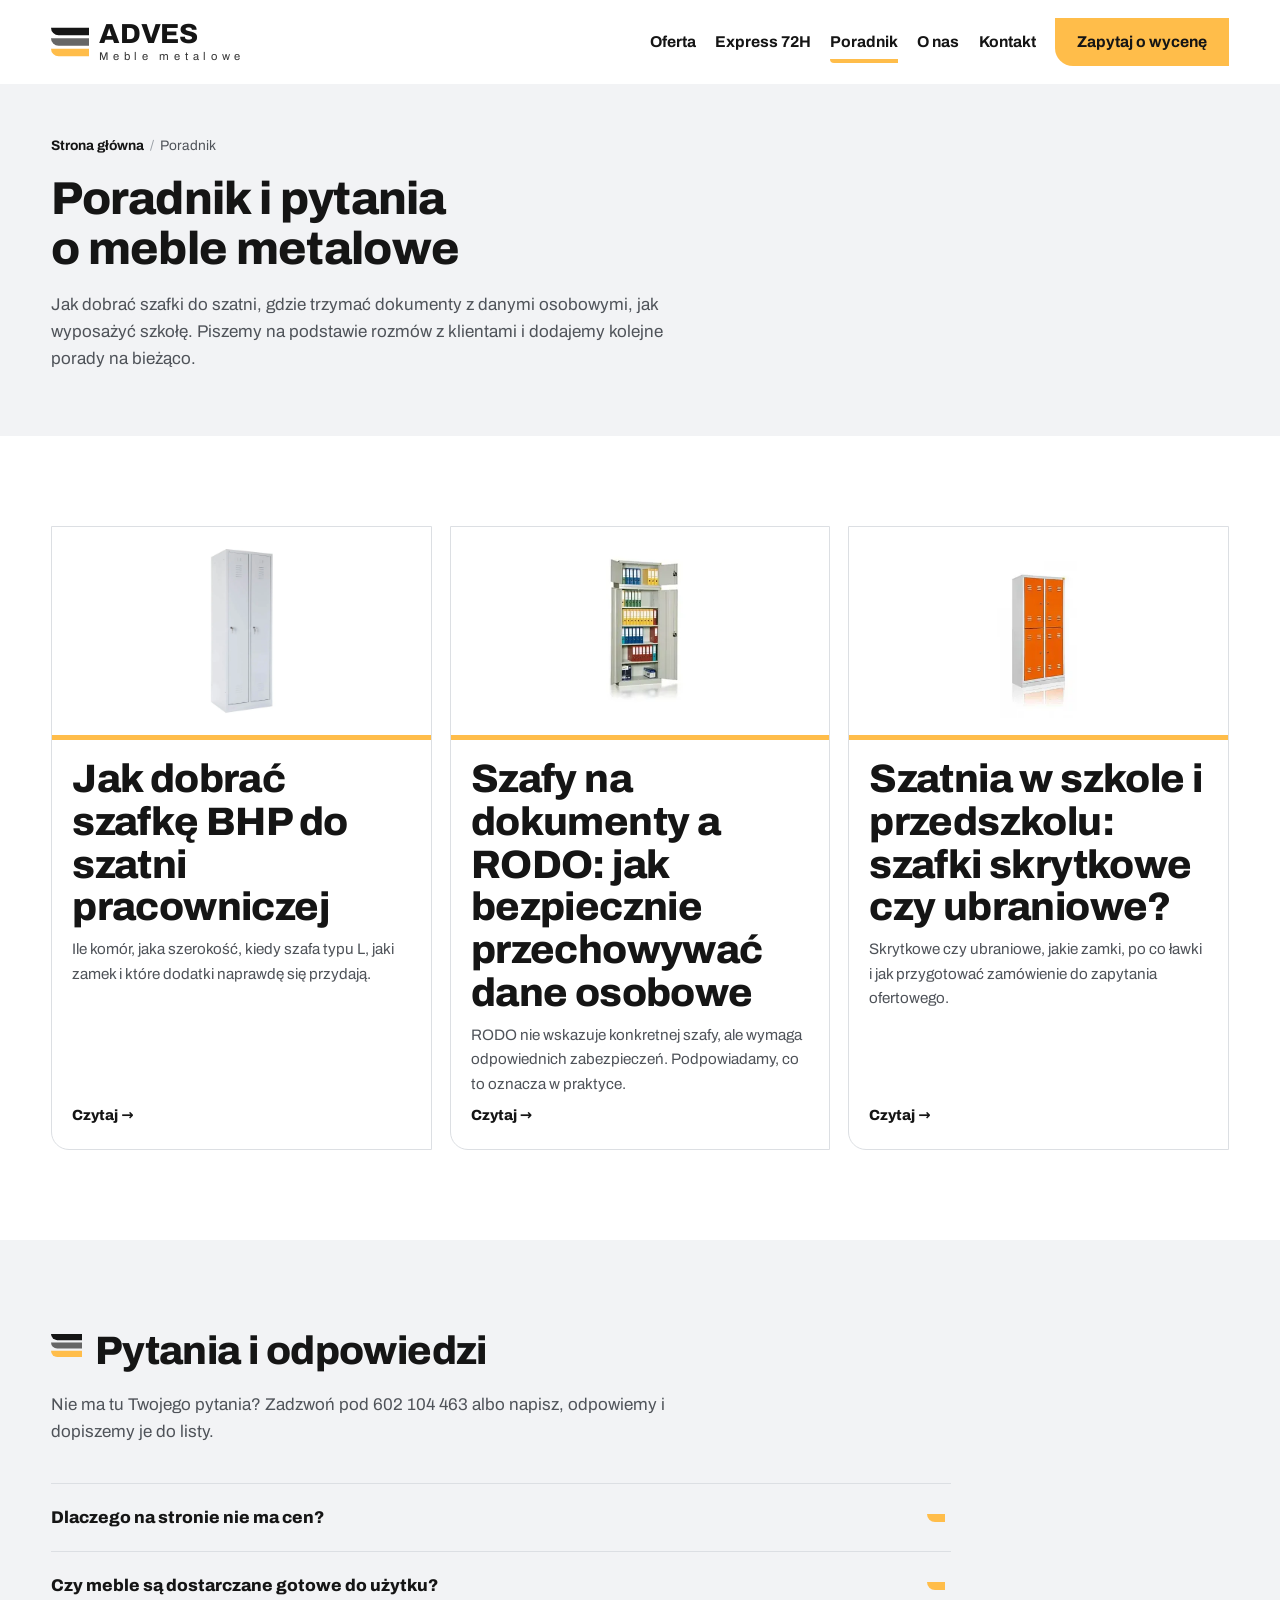
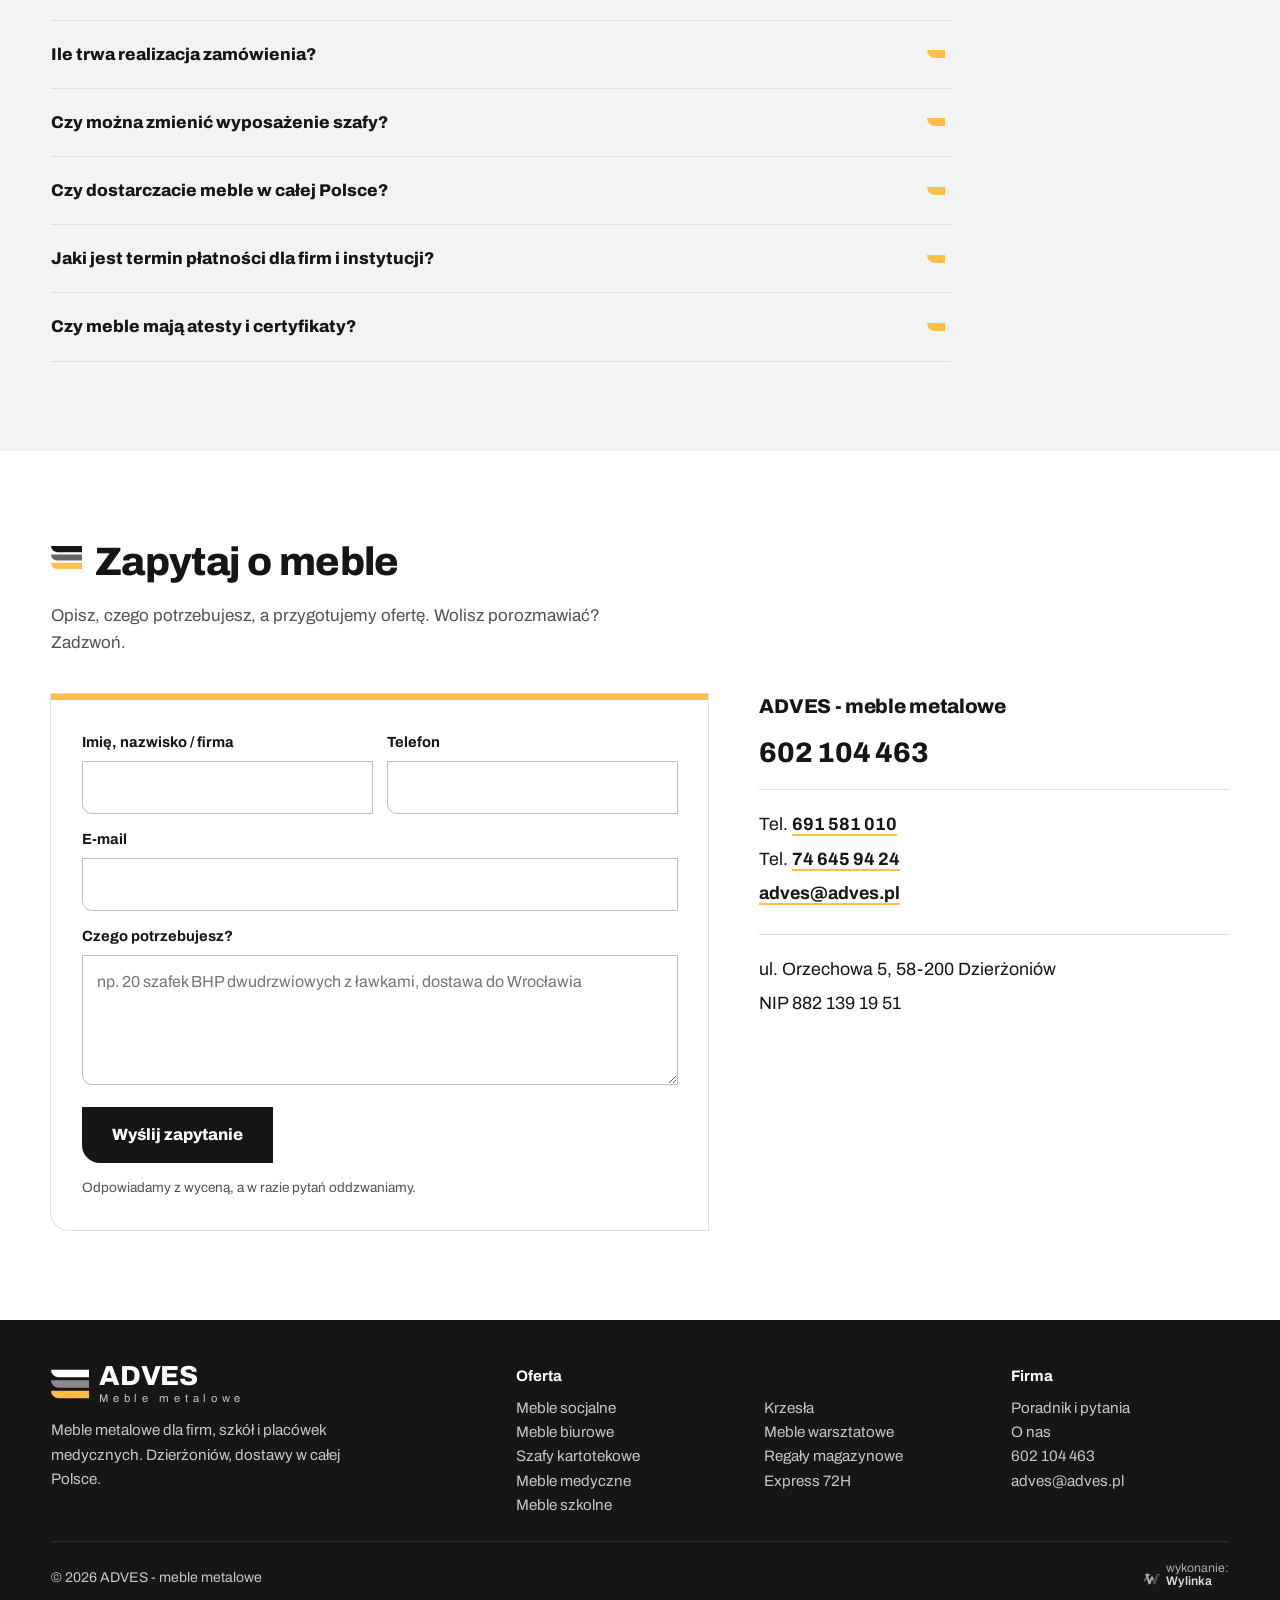
<file: poradnik/index.html>
<!doctype html>
<html lang="pl">
<head>
<meta charset="utf-8">
<meta name="viewport" content="width=device-width,initial-scale=1">
<meta name="robots" content="noindex,nofollow">
<title>Poradnik: szafki BHP, szafy na dokumenty, szatnie szkolne | ADVES</title>
<meta name="description" content="Porady i odpowiedzi na pytania o metalowe szafki BHP, szafy aktowe i kartotekowe, wyposażenie szatni w szkole. Aktualizowane na bieżąco przez ADVES.">
<meta property="og:title" content="Poradnik: szafki BHP, szafy na dokumenty, szatnie szkolne | ADVES">
<meta property="og:description" content="Porady i odpowiedzi na pytania o metalowe szafki BHP, szafy aktowe i kartotekowe, wyposażenie szatni w szkole. Aktualizowane na bieżąco przez ADVES.">
<meta property="og:type" content="website">
<meta property="og:locale" content="pl_PL">
<meta name="theme-color" content="#ffbd4a">
<link rel="icon" href="../img/favicon.svg" type="image/svg+xml">
<link rel="preload" as="font" type="font/woff2" href="../fonts/archivo-rdzen.woff2" crossorigin>
<style>
@font-face{font-family:"Archivo";font-style:normal;font-weight:400 800;font-display:swap;src:url(../fonts/archivo-rdzen.woff2) format("woff2");unicode-range:U+0020-007E,U+00A0,U+00A9,U+00AB,U+00B0,U+00B7,U+00BB,U+00D3,U+00D7,U+00F3,U+2013,U+2018-2019,U+201C-201E,U+2026}
@font-face{font-family:"Archivo";font-style:normal;font-weight:400 800;font-display:swap;src:url(../fonts/archivo-pl.woff2) format("woff2");unicode-range:U+0104-0107,U+0118-0119,U+0141-0144,U+015A-015B,U+0179-017C}
@font-face{font-family:"Archivo-fb";src:local("Arial");size-adjust:102%;ascent-override:90%;descent-override:22%;line-gap-override:0%}
:root{--amber:#ffbd4a;--amber2:#f2a81f;--ink:#151515;--grey:#666;--mut:#4f5359;--g:#f2f3f5;--line:#dcdfe3;--dark:#161616;--hh:64px;--w:min(calc(100vw - 32px),1760px);--r:0 0 0 18px}
@media (min-width:900px){:root{--hh:84px;--w:min(92vw,1760px)}}
*{box-sizing:border-box}
html{scroll-behavior:smooth;scroll-padding-top:var(--hh);-webkit-text-size-adjust:100%}
body{margin:0;font-family:Archivo,"Archivo-fb",system-ui,-apple-system,"Segoe UI",Roboto,sans-serif;font-size:clamp(16px,.22vw + 15px,19px);line-height:1.6;color:var(--ink);background:#fff;overflow-x:hidden}
img{display:block;max-width:100%;height:auto}
a{color:inherit}
h1,h2,h3{margin:0;font-weight:800;line-height:1.08;letter-spacing:-.015em}
h2{font-size:clamp(30px,3.1vw,60px)}
h3{font-size:clamp(20px,1.3vw,26px);line-height:1.2}
p{margin:0}
.wrap{width:var(--w);margin:0 auto}
.skip{position:absolute;left:-999px}.skip:focus{left:16px;top:8px;z-index:99;background:#fff;padding:8px 12px}
/* znak z logo: trzy belki (szuflady) */
.zn{display:flex;align-items:flex-start;gap:clamp(12px,1vw,20px)}
.zn::before{content:"";flex:none;width:clamp(30px,2.4vw,46px);aspect-ratio:40/30;margin-top:.12em;background:url("data:image/svg+xml,%3Csvg xmlns='http://www.w3.org/2000/svg' viewBox='0 0 40 30'%3E%3Cpath d='M0 0h40v8H8a8 8 0 0 1-8-8z' fill='%23151515'/%3E%3Cpath d='M0 11h40v8H8a8 8 0 0 1-8-8z' fill='%23666'/%3E%3Cpath d='M0 22h40v8H8a8 8 0 0 1-8-8z' fill='%23ffbd4a'/%3E%3C/svg%3E") no-repeat center/contain}
.ciem .zn::before{background-image:url("data:image/svg+xml,%3Csvg xmlns='http://www.w3.org/2000/svg' viewBox='0 0 40 30'%3E%3Cpath d='M0 0h40v8H8a8 8 0 0 1-8-8z' fill='%23fff'/%3E%3Cpath d='M0 11h40v8H8a8 8 0 0 1-8-8z' fill='%23a3a3a3'/%3E%3Cpath d='M0 22h40v8H8a8 8 0 0 1-8-8z' fill='%23ffbd4a'/%3E%3C/svg%3E")}
.pasy{height:21px;background:linear-gradient(var(--ink) 0 5px,transparent 5px 8px,var(--grey) 8px 13px,transparent 13px 16px,var(--amber) 16px 21px)}
.btn{display:inline-flex;align-items:center;justify-content:center;gap:10px;min-height:56px;padding:0 30px;background:var(--amber);color:var(--ink);font:800 1.02rem/1 Archivo,"Archivo-fb",Arial,sans-serif;text-decoration:none;border:0;border-radius:var(--r);cursor:pointer;-webkit-tap-highlight-color:transparent;transition:background .15s,transform .15s}
.btn:hover{background:var(--amber2)}
.btn:active{transform:translateY(1px)}
.btn.obw{background:transparent;color:#fff;box-shadow:inset 0 0 0 2px rgba(255,255,255,.85)}
.btn.obw:hover{background:rgba(255,255,255,.12)}
.btn.cz{background:var(--ink);color:#fff}.btn.cz:hover{background:#000}
.btn:focus-visible,.menu a:focus-visible,.karuzela button:focus-visible,a.lb:focus-visible{outline:3px solid #1f6feb;outline-offset:3px}
/* naglowek */
.top{position:sticky;top:0;z-index:50;height:var(--hh);background:#fff;transition:box-shadow .2s}
.top.sc{box-shadow:0 1px 0 var(--line),0 8px 22px rgba(0,0,0,.07)}
.top .wrap{height:100%;display:flex;align-items:center;justify-content:space-between;gap:18px}
.logo{display:flex;align-items:center;gap:10px;text-decoration:none;color:var(--ink)}
.logo svg{width:38px;height:30px;flex:none}
.logo b{display:block;font-weight:800;font-size:1.72rem;line-height:.9;letter-spacing:-.01em}
.logo small{display:block;font-size:.7rem;letter-spacing:.42em;margin-top:5px;color:#333;line-height:1}
.menu{display:flex;align-items:center;gap:clamp(14px,1.5vw,34px)}
.menu a{text-decoration:none;font-weight:700;font-size:.98rem;position:relative;padding:6px 0;color:var(--ink)}
.menu a:not(.btn).on::after,.menu a:not(.btn):not(.tel):hover::after{content:"";position:absolute;left:0;right:0;bottom:-2px;height:4px;background:var(--amber);border-radius:0 0 0 4px}
.menu .tel{white-space:nowrap}
.menu .btn{min-height:48px;padding:0 22px}
.burger{display:none}
@media (max-width:1320px){.menu .tel{display:none}}
@media (max-width:1100px){
  .menu{position:fixed;inset:var(--hh) 0 auto 0;background:#fff;flex-direction:column;align-items:stretch;gap:0;padding:6px 16px 22px;border-top:1px solid var(--line);box-shadow:0 18px 30px rgba(0,0,0,.14);transform:translateY(-8px);opacity:0;visibility:hidden;transition:.2s}
  .top.open .menu{transform:none;opacity:1;visibility:visible}
  .menu a{padding:15px 0;border-bottom:1px solid var(--line);font-size:1.08rem}
  .menu a.on::after,.menu a:hover::after{display:none}
  .menu a.on{color:#000;box-shadow:inset 5px 0 0 var(--amber);padding-left:14px}
  .menu .tel{display:block}
  .menu .btn{margin-top:16px;min-height:54px;border-bottom:0}
  .burger{display:flex;flex-direction:column;justify-content:center;gap:5px;width:48px;height:48px;padding:0 11px;background:var(--ink);border:0;border-radius:0 0 0 12px;cursor:pointer}
  .burger span{display:block;height:3px;background:#fff;border-radius:0 0 0 3px;transition:.2s}
  .burger span:nth-child(3){background:var(--amber)}
  .top.open .burger span:nth-child(1){transform:translateY(8px) rotate(45deg)}
  .top.open .burger span:nth-child(2){opacity:0}
  .top.open .burger span:nth-child(3){transform:translateY(-8px) rotate(-45deg);background:#fff}
}
/* hero: trzy drzwi szafek */
.hero{position:relative;display:flex;flex-direction:column;justify-content:flex-end;min-height:calc(100svh - var(--hh));color:#fff;background:var(--ink);isolation:isolate}
.drzwi{position:absolute;inset:0;display:grid;grid-template-columns:repeat(3,1fr);gap:4px;z-index:-2}
.drzwi img{width:100%;height:100%;object-fit:cover}
.hero::before{content:"";position:absolute;inset:0;z-index:-1;background:linear-gradient(180deg,rgba(10,10,10,.12) 0%,rgba(10,10,10,.5) 22%,rgba(10,10,10,.82) 50%,rgba(10,10,10,.92) 100%)}
.hero .wrap{padding:48px 0 34px}
.hero h1{font-size:clamp(34px,4.6vw,92px);max-width:14ch;text-wrap:balance}
.hero p{margin-top:16px;max-width:52ch;font-size:clamp(17px,1.05vw,21px);color:#eceff2}
.hero .akcje{display:flex;flex-wrap:wrap;gap:12px;margin-top:28px}
.hero .pasy{position:absolute;left:0;right:0;bottom:0;height:21px}
@media (min-width:900px){
  .hero{min-height:min(calc(100svh - var(--hh)),980px)}
  .hero .wrap{padding:80px 0 78px}
  .hero::before{background:linear-gradient(90deg,rgba(10,10,10,.86) 0%,rgba(10,10,10,.62) 38%,rgba(10,10,10,.12) 70%,rgba(10,10,10,0) 100%),linear-gradient(0deg,rgba(10,10,10,.45),rgba(10,10,10,0) 40%)}
}
@media (max-width:899px){.hero .akcje .btn{flex:1 1 auto}}
/* sekcje */
section{padding:clamp(64px,7vw,130px) 0}
.szary{background:var(--g)}
.ciem{background:var(--dark);color:#fff}
.lead{max-width:62ch;color:var(--mut);margin-top:18px;font-size:clamp(17px,1vw,20px)}
.ciem .lead{color:#c9ccd1}
.glowa{display:flex;justify-content:space-between;align-items:flex-end;gap:24px;flex-wrap:wrap;margin-bottom:clamp(30px,3vw,54px)}
/* kategorie */
.kat{display:grid;gap:clamp(14px,1.2vw,22px);grid-template-columns:repeat(2,1fr)}
@media (min-width:900px){.kat{grid-template-columns:repeat(4,1fr)}}
@media (min-width:1600px){.kat{grid-template-columns:repeat(8,1fr)}}
.kat article{background:#fff;border-radius:var(--r);overflow:hidden;display:flex;flex-direction:column;box-shadow:0 1px 0 var(--line)}
.kat .fot{position:relative;aspect-ratio:1;background:#fff;border-bottom:5px solid var(--amber)}
.kat .fot img{position:absolute;inset:8%;width:84%;height:84%;object-fit:contain}
.kat .tx{padding:16px 16px 20px}
.kat h3{font-size:clamp(17px,1.1vw,22px)}
.kat p{margin-top:8px;font-size:.88rem;color:var(--mut);line-height:1.45}
@media (max-width:420px){.kat .tx{padding:12px 12px 16px}.kat p{font-size:.82rem}}
/* karuzela */
.karuzela{position:relative}
.tor{display:grid;grid-auto-flow:column;grid-auto-columns:minmax(240px,78%);gap:16px;overflow-x:auto;scroll-snap-type:x mandatory;scrollbar-width:none;padding-bottom:4px;cursor:grab}
.tor::-webkit-scrollbar{display:none}
.tor.ciag{cursor:grabbing;scroll-snap-type:none}
.tor>*{scroll-snap-align:start}
@media (min-width:700px){.tor{grid-auto-columns:calc((100% - 32px)/3)}}
@media (min-width:1200px){.tor{grid-auto-columns:calc((100% - 64px)/5);gap:16px}}
.strz{display:flex;gap:10px}
.strz button{width:52px;height:52px;border:0;border-radius:0 0 0 14px;background:var(--amber);color:var(--ink);font:800 22px/1 Archivo,Arial,sans-serif;cursor:pointer}
.strz button:disabled{opacity:.35;cursor:default}
.karuzela.pelna .strz{display:none}
/* express */
.prod{background:#fff;color:var(--ink);border-radius:var(--r);overflow:hidden;display:flex;flex-direction:column;user-select:none}
.prod a.lb{position:relative;display:block;aspect-ratio:4/5;background:#fff}
.prod a.lb img{position:absolute;inset:7%;width:86%;height:86%;object-fit:contain;pointer-events:none}
.prod .tx{padding:16px 18px 20px;border-top:1px solid var(--line);flex:1}
.prod b{display:block;font-size:1.04rem;line-height:1.25}
.prod span{display:block;margin-top:6px;color:var(--mut);font-size:.92rem}
.prod .zn72{display:inline-block;margin-top:12px;padding:4px 10px;background:var(--amber);font-weight:800;font-size:.8rem;border-radius:0 0 0 8px}
.uwaga72{margin-top:30px;display:flex;flex-wrap:wrap;gap:16px 30px;align-items:center;color:#d6d9dd}
/* konfiguracja */
.konf{display:grid;gap:clamp(30px,4vw,80px);align-items:start}
@media (min-width:1000px){.konf{grid-template-columns:minmax(0,5fr) minmax(0,7fr)}}
.szafa{background:#fff;border:1px solid var(--line);border-radius:var(--r);display:flex;justify-content:center;padding:clamp(24px,3vw,56px);position:relative}
.szafa a{display:block}
.szafa img{height:min(70vh,720px);width:auto;max-width:100%;object-fit:contain}
.szafa figcaption{position:absolute;left:0;bottom:0;background:var(--ink);color:#fff;padding:10px 16px;font-weight:700;font-size:.9rem;border-radius:0 18px 0 0}
.spec{list-style:none;padding:0;margin:26px 0 0;display:grid;gap:0}
@media (min-width:700px){.spec{grid-template-columns:1fr 1fr;column-gap:34px}}
.spec li{position:relative;padding:14px 0 14px 32px;border-bottom:1px solid var(--line)}
.spec li::before{content:"";position:absolute;left:0;top:1.15em;width:18px;height:8px;background:var(--amber);border-radius:0 0 0 8px}
.dodatki{margin-top:clamp(30px,3vw,48px)}
.dodatki h3{margin-bottom:16px}
.dod{display:grid;grid-template-columns:repeat(3,1fr);gap:12px}
.dod a{display:block;background:#fff;border:1px solid var(--line);border-radius:var(--r);overflow:hidden;text-decoration:none}
.dod img{aspect-ratio:4/3;object-fit:contain;width:100%;padding:6%}
.dod span{display:block;padding:10px 12px;font-weight:700;font-size:.92rem;border-top:4px solid var(--amber)}
.dodatki p{margin-top:14px;color:var(--mut)}
/* dla kogo */
.kto{display:grid;gap:0;grid-template-columns:1fr}
@media (min-width:700px){.kto{grid-template-columns:repeat(2,1fr);gap:0 40px}}
@media (min-width:1200px){.kto{grid-template-columns:repeat(4,1fr)}}
.kto div{padding:24px 0;border-top:5px solid var(--ink)}
.kto div:nth-child(2){border-color:var(--grey)}.kto div:nth-child(3){border-color:var(--amber)}.kto div:nth-child(4){border-color:var(--ink)}
.kto p{margin-top:10px;color:var(--mut)}
.jak{margin-top:clamp(40px,4vw,70px);display:grid;gap:clamp(20px,3vw,60px);align-items:start}
@media (min-width:1000px){.jak{grid-template-columns:minmax(0,4fr) minmax(0,8fr)}}
.jak ul{list-style:none;margin:0;padding:0;display:grid;gap:0}
@media (min-width:700px){.jak ul{grid-template-columns:1fr 1fr;column-gap:34px}}
.jak li{position:relative;padding:14px 0 14px 32px;border-bottom:1px solid var(--line)}
.jak li::before{content:"";position:absolute;left:0;top:1.15em;width:18px;height:8px;background:var(--ink);border-radius:0 0 0 8px}
.jak li b{display:block}
/* o nas */
.onas{display:grid;gap:clamp(30px,4vw,80px);align-items:center}
@media (min-width:1000px){.onas{grid-template-columns:minmax(0,6fr) minmax(0,6fr)}}
.onas figure{margin:0;position:relative}
.onas figure a{display:block;border-radius:var(--r);overflow:hidden}
.onas figure img{width:100%;aspect-ratio:16/9;object-fit:cover}
.onas figcaption{margin-top:12px;color:var(--mut);font-size:.95rem}
.onas .txt p+p{margin-top:16px}
.onas .txt p{color:#33373c}
/* kontakt */
.kont{display:grid;gap:clamp(30px,4vw,80px);align-items:start}
@media (min-width:1000px){.kont{grid-template-columns:minmax(0,7fr) minmax(0,5fr)}}
form.pokaz{display:grid;gap:14px;background:#fff;padding:clamp(20px,2.4vw,40px);border-radius:var(--r);border-top:6px solid var(--amber)}
@media (min-width:700px){form.pokaz{grid-template-columns:1fr 1fr}.pole.cale,form.pokaz .btn,form.pokaz .info,form.pokaz .msg{grid-column:1/-1}}
.pole label{display:block;font-weight:700;font-size:.92rem;margin-bottom:6px}
.pole input,.pole textarea,.pole select{width:100%;font:inherit;font-size:16px;padding:13px 14px;border:1.5px solid #b9bec5;border-radius:0 0 0 10px;background:#fff;color:var(--ink)}
.pole textarea{min-height:130px;resize:vertical}
.pole input:focus,.pole textarea:focus,.pole select:focus{outline:3px solid var(--amber);outline-offset:0;border-color:var(--ink)}
form.pokaz .btn{justify-self:start}
form.pokaz .info{font-size:.85rem;color:var(--mut)}
.msg{padding:14px 16px;background:var(--ink);color:#fff;border-radius:0 0 0 12px}
.dane h3{margin-bottom:12px}
.dane p{margin-bottom:6px}
.dane a{font-weight:700;text-decoration:none;border-bottom:2px solid var(--amber)}
.dane .tel-duzy{display:block;font-size:clamp(26px,2.2vw,40px);font-weight:800;border:0;margin:8px 0 14px;letter-spacing:-.01em}
.dane .blok{padding:20px 0;border-top:1px solid var(--line)}
/* stopka */
footer{background:var(--dark);color:#c3c6cb;padding:44px 0 30px;font-size:.95rem}
footer .wrap{display:grid;grid-template-columns:1fr 1fr;gap:24px 30px}
@media (min-width:900px){footer .wrap{grid-template-columns:2fr 1fr 1fr 1fr}}
footer b{color:#fff;display:block;margin-bottom:8px}
footer .wrap>div:first-child{grid-column:1/-1}
@media (min-width:900px){footer .wrap>div:first-child{grid-column:auto}}
footer a{text-decoration:none}
footer a:hover{color:#fff}
footer .dol{grid-column:1/-1;display:flex;flex-wrap:wrap;gap:12px 24px;justify-content:space-between;align-items:center;border-top:1px solid #2e2f31;padding-top:20px;font-size:.88rem}
footer .logo{color:#fff}
footer .logo small{color:#c3c6cb}

.wylinka-badge{display:inline-flex;align-items:center;gap:.4em;color:inherit;text-decoration:none;font-size:.875em;line-height:1;opacity:.85}
.wylinka-badge:hover,.wylinka-badge:focus-visible{opacity:1}
.wylinka-badge:focus-visible{outline:2px solid currentColor;outline-offset:3px;border-radius:2px}
.wylinka-badge svg{width:18px;height:18px;flex:none;overflow:visible}
.wylinka-badge b{font-weight:600}
.wylinka-badge .wy-old{opacity:.45;transform-origin:40px 30px;transition:transform .32s cubic-bezier(.3,.7,.4,1),opacity .32s ease-out}
.wylinka-badge .wy-pod{opacity:0;transition:opacity .2s ease-out .08s}
.wylinka-badge:hover .wy-old,.wylinka-badge:focus-visible .wy-old{transform:translate(9px,7px) rotate(9deg);opacity:0}
.wylinka-badge:hover .wy-pod,.wylinka-badge:focus-visible .wy-pod{opacity:1}
@media (prefers-reduced-motion:reduce){.wylinka-badge .wy-old,.wylinka-badge .wy-pod{transition:none}.wylinka-badge:hover .wy-old,.wylinka-badge:focus-visible .wy-old{transform:none;opacity:.45}.wylinka-badge:hover .wy-pod,.wylinka-badge:focus-visible .wy-pod{opacity:0}}


/* lightbox */
#lb{border:0;padding:0;max-width:none;max-height:none;width:100vw;height:100dvh;background:rgba(12,12,12,.94);color:#fff}
#lb::backdrop{background:rgba(0,0,0,.6)}
#lb .lb-in{position:absolute;inset:60px 16px 70px;display:flex;align-items:center;justify-content:center}
#lb img{max-width:100%;max-height:100%;object-fit:contain;background:#fff}
#lb p{position:absolute;left:16px;right:16px;bottom:22px;text-align:center}
#lb button{position:absolute;width:52px;height:52px;border:0;border-radius:0 0 0 14px;background:var(--amber);color:var(--ink);font:800 24px/1 Archivo,Arial,sans-serif;cursor:pointer}
.lb-x{top:10px;right:12px}.lb-p{left:12px;top:50%}.lb-n{right:12px;top:50%}
body.lb-on{overflow:hidden}
@media (prefers-reduced-motion:reduce){html{scroll-behavior:auto}*{transition:none!important}}
/* v2: hero z jednym glownym zdjeciem, katalog B2B, podstrony */
.drzwi{grid-template-columns:1fr}
.drzwi .d1{display:none}
.drzwi .d2{object-position:50% 50%}
@media (min-width:900px){.drzwi{grid-template-columns:1fr 1fr}.drzwi .d1{display:block}}
.kat .karta{background:#fff;border-radius:var(--r);overflow:hidden;display:flex;flex-direction:column;box-shadow:0 1px 0 var(--line);text-decoration:none;color:inherit;position:relative;transition:box-shadow .2s,transform .2s}
.kat .karta:hover{box-shadow:0 0 0 2px var(--ink);transform:translateY(-2px)}
.kat .karta:focus-visible{outline:3px solid #1f6feb;outline-offset:3px}
.kat .fot.znak{display:flex;align-items:center;justify-content:center}
.kat .fot.znak svg{width:46%;height:auto}
.nowe{position:absolute;left:0;top:0;z-index:2;background:var(--ink);color:#fff;font-weight:800;font-size:.74rem;padding:6px 10px;border-radius:0 0 18px 0;line-height:1}
.kat .dalej{display:block;margin-top:10px;font-weight:800;font-size:.86rem}
.kat .dalej::after{content:" \2192"}
.takze{margin-top:22px;color:var(--mut);font-size:.95rem}
.takze a{font-weight:700;color:var(--ink);text-decoration:none;border-bottom:2px solid var(--amber)}
.btn.mini{min-height:44px;padding:0 16px;font-size:.9rem}
.prod .btn.mini{margin-top:14px;width:100%}
.prod .zn72{margin-right:8px}
/* poradnik na glownej */
.porady{display:grid;gap:clamp(14px,1.4vw,26px);grid-template-columns:1fr}
@media (min-width:800px){.porady{grid-template-columns:repeat(3,1fr)}}
.porada{display:flex;flex-direction:column;background:#fff;border:1px solid var(--line);border-radius:var(--r);overflow:hidden;text-decoration:none;color:inherit;transition:box-shadow .2s}
.porada:hover{box-shadow:0 0 0 2px var(--ink)}
.porada .fot{position:relative;aspect-ratio:16/9;background:#fff;border-bottom:5px solid var(--amber)}
.porada .fot img{position:absolute;inset:8%;width:84%;height:84%;object-fit:contain}
.porada .tx{padding:18px 20px 22px;display:flex;flex-direction:column;gap:8px;flex:1}
.porada p{color:var(--mut);font-size:.95rem}
.porada .dalej{margin-top:auto;font-weight:800;font-size:.92rem}
.porada .dalej::after{content:" \2192"}
.szary .porada{border-color:transparent}
.link-wiecej{display:inline-block;margin-top:26px;font-weight:800;text-decoration:none;border-bottom:3px solid var(--amber)}
/* naglowek podstrony */
.ph{background:var(--g);padding:clamp(28px,4vw,70px) 0 clamp(40px,5vw,90px)}
.ph .wrap{display:grid;gap:clamp(24px,4vw,70px);align-items:center}
@media (min-width:900px){.ph .wrap{grid-template-columns:minmax(0,7fr) minmax(0,5fr)}}
.ph h1{font-size:clamp(32px,3.6vw,68px);max-width:20ch;text-wrap:balance}
.ph .lead{margin-top:16px}
.ph .akcje{display:flex;flex-wrap:wrap;gap:12px;margin-top:26px}
.ph .btn.obw{color:var(--ink);box-shadow:inset 0 0 0 2px var(--ink)}
.ph .btn.obw:hover{background:#fff}
.ph figure{margin:0;background:#fff;border-radius:var(--r);border-bottom:6px solid var(--amber);display:flex;align-items:center;justify-content:center;aspect-ratio:4/3;padding:6%}
.ph figure img{max-height:100%;width:auto;object-fit:contain}
.ph figure svg{width:44%;height:auto}
@media (max-width:899px){.ph figure{aspect-ratio:16/9}}
.okr{font-size:.86rem;color:var(--mut);margin-bottom:18px;display:flex;flex-wrap:wrap;gap:6px}
.okr a{color:var(--ink);font-weight:700;text-decoration:none}
.okr a:hover{text-decoration:underline}
.okr span[aria-hidden]{color:#9aa0a6}
/* lista podkategorii i produktow */
.lista{border-bottom:1px solid var(--line)}
.wiersz{display:grid;gap:10px 30px;padding:22px 0 22px 34px;border-top:1px solid var(--line);position:relative;align-items:center}
.wiersz::before{content:"";position:absolute;left:0;top:30px;width:18px;height:8px;background:var(--amber);border-radius:0 0 0 8px}
@media (min-width:800px){.wiersz{grid-template-columns:minmax(0,1fr) auto}}
.wiersz p{color:var(--mut);margin-top:6px;font-size:.96rem}
.wiersz .btn{justify-self:start}
.grupa+.grupa{margin-top:clamp(36px,4vw,64px)}
.grupa>h2{font-size:clamp(24px,2vw,36px);margin-bottom:16px}
.tab{width:100%;border-collapse:collapse}
.tab th{text-align:left;font-size:.82rem;color:var(--mut);font-weight:700;padding:0 12px 10px 0;border-bottom:2px solid var(--ink)}
.tab td{padding:14px 12px 14px 0;border-bottom:1px solid var(--line);vertical-align:middle}
.tab td:last-child{text-align:right;padding-right:0}
.tab .kod{font-weight:800;white-space:nowrap}
.tab .zn72{display:inline-block;margin-left:8px;padding:3px 8px;background:var(--amber);font-weight:800;font-size:.74rem;border-radius:0 0 0 8px;vertical-align:middle;font-style:normal}
@media (max-width:699px){
  .tab thead{display:none}
  .tab tr{display:grid;grid-template-columns:1fr auto;gap:4px 12px;padding:14px 0;border-bottom:1px solid var(--line)}
  .tab td{border:0;padding:0}
  .tab td:nth-child(1){grid-column:1/-1}
  .tab td:nth-child(2){color:var(--mut);font-size:.92rem;align-self:center}
}
.uwaga{margin-top:22px;color:var(--mut);font-size:.95rem;max-width:70ch}
.pokrewne{display:flex;flex-wrap:wrap;gap:10px}
.pokrewne a{display:inline-block;padding:10px 16px;background:#fff;border:1px solid var(--line);border-radius:0 0 0 12px;text-decoration:none;font-weight:700;font-size:.95rem}
.pokrewne a:hover{border-color:var(--ink)}
/* artykul */
.art{display:grid;gap:clamp(30px,4vw,80px);align-items:start}
@media (min-width:1000px){.art{grid-template-columns:minmax(0,8fr) minmax(0,4fr)}}
.tresc{max-width:72ch}
.tresc h2{font-size:clamp(23px,1.8vw,32px);margin:clamp(30px,3vw,46px) 0 12px}
.tresc p{color:#2b2e33}
.tresc p+p{margin-top:14px}
.tresc ul{list-style:none;padding:0;margin:14px 0 0}
.tresc li{position:relative;padding:6px 0 6px 30px}
.tresc li::before{content:"";position:absolute;left:0;top:.95em;width:16px;height:7px;background:var(--amber);border-radius:0 0 0 7px}
.tresc .wstep{font-size:clamp(18px,1.15vw,22px);color:var(--ink)}
.meta{font-size:.9rem;color:var(--mut);margin-top:14px}
.boks{position:sticky;top:calc(var(--hh) + 20px);background:var(--dark);color:#fff;padding:clamp(22px,2vw,34px);border-radius:var(--r)}
.boks h2{font-size:clamp(22px,1.6vw,28px)}
.boks p{color:#c9ccd1;margin:12px 0 20px}
.boks .btn{width:100%}
.boks .tel-b{display:block;margin-top:14px;font-weight:800;font-size:1.3rem;text-decoration:none;text-align:center}
/* FAQ */
.faq{border-bottom:1px solid var(--line);max-width:900px}
.faq details{border-top:1px solid var(--line)}
.faq summary{list-style:none;cursor:pointer;padding:20px 48px 20px 0;font-weight:800;font-size:clamp(17px,1.15vw,21px);position:relative}
.faq summary::-webkit-details-marker{display:none}
.faq summary::after{content:"";position:absolute;right:6px;top:50%;width:18px;height:8px;margin-top:-4px;background:var(--amber);border-radius:0 0 0 8px;transition:transform .2s}
.faq details[open] summary::after{transform:rotate(90deg)}
.faq details p{padding:0 0 22px;color:#33373c;max-width:70ch}
section.bez-gory{padding-top:0}
section:not(.szary)>.wrap>.kont form.pokaz{box-shadow:0 0 0 1px var(--line)}
@media (max-width:899px){.ph figure.znak{display:none}}

</style>
<script type="application/ld+json">{"@context": "https://schema.org", "@type": "LocalBusiness", "@id": "https://adves.pl/#firma", "name": "ADVES - meble metalowe", "url": "https://adves.pl/", "telephone": "+48602104463", "email": "adves@adves.pl", "foundingDate": "2018", "taxID": "8821391951", "logo": "https://adves.pl/logo.png", "address": {"@type": "PostalAddress", "streetAddress": "ul. Orzechowa 5", "postalCode": "58-200", "addressLocality": "Dzierżoniów", "addressCountry": "PL"}, "areaServed": "PL", "description": "Metalowe szafy BHP, aktowe i kartotekowe, meble szkolne, medyczne i warsztatowe, regały magazynowe. Wycena na zapytanie, dostawa w całej Polsce."}</script>
<script type="application/ld+json">{"@context": "https://schema.org", "@type": "BreadcrumbList", "itemListElement": [{"@type": "ListItem", "position": 1, "name": "Strona główna", "item": "https://disaster26.github.io/adves-koncepcja/"}, {"@type": "ListItem", "position": 2, "name": "Poradnik", "item": "https://disaster26.github.io/adves-koncepcja/poradnik/"}]}</script>
<script type="application/ld+json">{"@context": "https://schema.org", "@type": "FAQPage", "mainEntity": [{"@type": "Question", "name": "Dlaczego na stronie nie ma cen?", "acceptedAnswer": {"@type": "Answer", "text": "Każde zamówienie wyceniamy indywidualnie: cena zależy od liczby sztuk, konfiguracji, dodatków i miejsca dostawy. Zadzwoń albo wyślij zapytanie, a odpowiemy z ofertą dopasowaną do Twojego zamówienia."}}, {"@type": "Question", "name": "Czy meble są dostarczane gotowe do użytku?", "acceptedAnswer": {"@type": "Answer", "text": "Prawie wszystkie: szafki BHP i skrytkowe, szafy biurowe, kartotekowe i medyczne oraz większość mebli warsztatowych są gotowe do użycia zaraz po rozpakowaniu. W elementach do samodzielnego montażu dostarczamy część stołów i szaf warsztatowych oraz regały magazynowe."}}, {"@type": "Question", "name": "Ile trwa realizacja zamówienia?", "acceptedAnswer": {"@type": "Answer", "text": "Produkty z oznaczeniem Express 72H wysyłamy w ciągu 72 godzin od złożenia i potwierdzenia zamówienia. Termin dla pozostałych produktów podajemy w ofercie."}}, {"@type": "Question", "name": "Czy można zmienić wyposażenie szafy?", "acceptedAnswer": {"@type": "Answer", "text": "Tak. Do szaf BHP dodamy na przykład dodatkowe półki, metalowy haczyk, lusterko, stopki poziomujące, zamek w trzech punktach, klucz serwisowy, daszek, nóżki albo podstawę z ławką."}}, {"@type": "Question", "name": "Czy dostarczacie meble w całej Polsce?", "acceptedAnswer": {"@type": "Answer", "text": "Tak, dowozimy meble pod wskazany adres w całej Polsce. Na życzenie zmierzymy też pomieszczenie na miejscu."}}, {"@type": "Question", "name": "Jaki jest termin płatności dla firm i instytucji?", "acceptedAnswer": {"@type": "Answer", "text": "Dla firm i instytucji płatność do 14 dni."}}, {"@type": "Question", "name": "Czy meble mają atesty i certyfikaty?", "acceptedAnswer": {"@type": "Answer", "text": "Farby proszkowe, którymi malowane są meble, mają atest higieniczny PZH, a meble znak bezpieczeństwa B (COBRABiD). Certyfikaty konkretnego modelu potwierdzamy w ofercie."}}]}</script>
</head>
<body>
<a class="skip" href="#tresc">Przejdź do treści</a>
<header class="top">
  <div class="wrap">
    <a class="logo" href="../">
      <svg viewBox="0 0 40 30" aria-hidden="true"><path d="M0 0h40v8H8a8 8 0 0 1-8-8z" fill="currentColor"/><path d="M0 11h40v8H8a8 8 0 0 1-8-8z" fill="#666"/><path d="M0 22h40v8H8a8 8 0 0 1-8-8z" fill="#ffbd4a"/></svg>
      <span><b>ADVES</b><small>Meble metalowe</small></span>
    </a>
    <nav class="menu" aria-label="Menu główne">
      <a href="../#oferta">Oferta</a>
      <a href="../#express">Express 72H</a>
      <a href="../poradnik/" class="on">Poradnik</a>
      <a href="../#o-nas">O nas</a>
      <a href="#kontakt">Kontakt</a>
      <a class="tel" href="tel:+48602104463">602 104 463</a>
      <a class="btn" href="#kontakt">Zapytaj o wycenę</a>
    </nav>
    <button class="burger" type="button" aria-label="Otwórz menu" aria-expanded="false"><span></span><span></span><span></span></button>
  </div>
</header>

<main id="tresc">
<section class="ph">
  <div class="wrap" style="grid-template-columns:1fr">
    <div>
      <nav class="okr" aria-label="Okruszki"><a href="../">Strona główna</a><span aria-hidden="true">/</span><span>Poradnik</span></nav>
      <h1>Poradnik i pytania o meble metalowe</h1>
      <p class="lead">Jak dobrać szafki do szatni, gdzie trzymać dokumenty z danymi osobowymi, jak wyposażyć szkołę. Piszemy na podstawie rozmów z klientami i dodajemy kolejne porady na bieżąco.</p>
    </div>
  </div>
</section>
<section>
  <div class="wrap">
    <div class="porady">
      <a class="porada" href="../poradnik/jak-dobrac-szafke-bhp/"><div class="fot"><img src="../img/p-sz00012d-400.webp" width="400" height="926" alt="" loading="lazy" decoding="async"></div><div class="tx"><h2>Jak dobrać szafkę BHP do szatni pracowniczej</h2><p>Ile komór, jaka szerokość, kiedy szafa typu L, jaki zamek i które dodatki naprawdę się przydają.</p><span class="dalej">Czytaj</span></div></a>
      <a class="porada" href="../poradnik/szafy-na-dokumenty-rodo/"><div class="fot"><img src="../img/k-biurowe-300.webp" width="600" height="600" alt="" loading="lazy" decoding="async"></div><div class="tx"><h2>Szafy na dokumenty a RODO: jak bezpiecznie przechowywać dane osobowe</h2><p>RODO nie wskazuje konkretnej szafy, ale wymaga odpowiednich zabezpieczeń. Podpowiadamy, co to oznacza w praktyce.</p><span class="dalej">Czytaj</span></div></a>
      <a class="porada" href="../poradnik/szatnia-w-szkole/"><div class="fot"><img src="../img/k-szkolne-300.webp" width="600" height="600" alt="" loading="lazy" decoding="async"></div><div class="tx"><h2>Szatnia w szkole i przedszkolu: szafki skrytkowe czy ubraniowe?</h2><p>Skrytkowe czy ubraniowe, jakie zamki, po co ławki i jak przygotować zamówienie do zapytania ofertowego.</p><span class="dalej">Czytaj</span></div></a>
    </div>
  </div>
</section>
<section class="szary" id="pytania">
  <div class="wrap">
    <div class="glowa"><div><h2 class="zn">Pytania i odpowiedzi</h2><p class="lead">Nie ma tu Twojego pytania? Zadzwoń pod 602 104 463 albo napisz, odpowiemy i dopiszemy je do listy.</p></div></div>
    <div class="faq">
<details><summary>Dlaczego na stronie nie ma cen?</summary><p>Każde zamówienie wyceniamy indywidualnie: cena zależy od liczby sztuk, konfiguracji, dodatków i miejsca dostawy. Zadzwoń albo wyślij zapytanie, a odpowiemy z ofertą dopasowaną do Twojego zamówienia.</p></details>
<details><summary>Czy meble są dostarczane gotowe do użytku?</summary><p>Prawie wszystkie: szafki BHP i skrytkowe, szafy biurowe, kartotekowe i medyczne oraz większość mebli warsztatowych są gotowe do użycia zaraz po rozpakowaniu. W elementach do samodzielnego montażu dostarczamy część stołów i szaf warsztatowych oraz regały magazynowe.</p></details>
<details><summary>Ile trwa realizacja zamówienia?</summary><p>Produkty z oznaczeniem Express 72H wysyłamy w ciągu 72 godzin od złożenia i potwierdzenia zamówienia. Termin dla pozostałych produktów podajemy w ofercie.</p></details>
<details><summary>Czy można zmienić wyposażenie szafy?</summary><p>Tak. Do szaf BHP dodamy na przykład dodatkowe półki, metalowy haczyk, lusterko, stopki poziomujące, zamek w trzech punktach, klucz serwisowy, daszek, nóżki albo podstawę z ławką.</p></details>
<details><summary>Czy dostarczacie meble w całej Polsce?</summary><p>Tak, dowozimy meble pod wskazany adres w całej Polsce. Na życzenie zmierzymy też pomieszczenie na miejscu.</p></details>
<details><summary>Jaki jest termin płatności dla firm i instytucji?</summary><p>Dla firm i instytucji płatność do 14 dni.</p></details>
<details><summary>Czy meble mają atesty i certyfikaty?</summary><p>Farby proszkowe, którymi malowane są meble, mają atest higieniczny PZH, a meble znak bezpieczeństwa B (COBRABiD). Certyfikaty konkretnego modelu potwierdzamy w ofercie.</p></details>
    </div>
  </div>
</section>
<section id="kontakt" class="">
  <div class="wrap">
    <div class="glowa"><div><h2 class="zn">Zapytaj o meble</h2><p class="lead">Opisz, czego potrzebujesz, a przygotujemy ofertę. Wolisz porozmawiać? Zadzwoń.</p></div></div>
    <div class="kont">
      <form class="pokaz" novalidate>
        <div class="pole"><label for="f-im">Imię, nazwisko / firma</label><input id="f-im" name="imie" autocomplete="name" required></div>
        <div class="pole"><label for="f-tel">Telefon</label><input id="f-tel" name="tel" type="tel" autocomplete="tel"></div>
        <div class="pole cale"><label for="f-em">E-mail</label><input id="f-em" name="email" type="email" autocomplete="email" required></div>
        <div class="pole cale"><label for="f-wi">Czego potrzebujesz?</label><textarea id="f-wi" name="wiadomosc" required placeholder="np. 20 szafek BHP dwudrzwiowych z ławkami, dostawa do Wrocławia"></textarea></div>
        <button class="btn cz" type="submit">Wyślij zapytanie</button>
        <p class="info">Odpowiadamy z wyceną, a w razie pytań oddzwaniamy.</p>
        <p class="msg" hidden tabindex="-1">To jest podgląd strony - na docelowej stronie formularz wyśle zapytanie do ADVES.</p>
      </form>
      <div class="dane">
        <h3>ADVES - meble metalowe</h3>
        <a class="tel-duzy" href="tel:+48602104463">602 104 463</a>
        <div class="blok">
          <p>Tel. <a href="tel:+48691581010">691 581 010</a></p>
          <p>Tel. <a href="tel:+48746459424">74 645 94 24</a></p>
          <p><a href="mailto:adves@adves.pl">adves@adves.pl</a></p>
        </div>
        <div class="blok">
          <p>ul. Orzechowa 5, 58-200 Dzierżoniów</p>
          <p>NIP 882 139 19 51</p>
        </div>
      </div>
    </div>
  </div>
</section>
</main>
<footer>
  <div class="wrap">
    <div>
      <a class="logo" href="../"><svg viewBox="0 0 40 30" aria-hidden="true" width="38" height="30"><path d="M0 0h40v8H8a8 8 0 0 1-8-8z" fill="#fff"/><path d="M0 11h40v8H8a8 8 0 0 1-8-8z" fill="#8a8a8a"/><path d="M0 22h40v8H8a8 8 0 0 1-8-8z" fill="#ffbd4a"/></svg><span><b style="margin:0">ADVES</b><small>Meble metalowe</small></span></a>
      <p style="margin-top:14px;max-width:36ch">Meble metalowe dla firm, szkół i placówek medycznych. Dzierżoniów, dostawy w całej Polsce.</p>
    </div>
    <div><b>Oferta</b><a href="../meble-socjalne/">Meble socjalne</a><br><a href="../meble-biurowe/">Meble biurowe</a><br><a href="../szafy-kartotekowe/">Szafy kartotekowe</a><br><a href="../meble-medyczne/">Meble medyczne</a><br><a href="../meble-szkolne/">Meble szkolne</a></div>
    <div><b>&nbsp;</b><a href="../krzesla/">Krzesła</a><br><a href="../meble-warsztatowe/">Meble warsztatowe</a><br><a href="../regaly-magazynowe/">Regały magazynowe</a><br><a href="../#express">Express 72H</a></div>
    <div><b>Firma</b><a href="../poradnik/">Poradnik i pytania</a><br><a href="../#o-nas">O nas</a><br><a href="tel:+48602104463">602 104 463</a><br><a href="mailto:adves@adves.pl">adves@adves.pl</a></div>
    <div class="dol"><span>© <span class="rok">2026</span> ADVES - meble metalowe</span><a class="wylinka-badge" href="https://wylinka.pl/?utm_source=adves.pl&amp;utm_medium=stopka&amp;utm_campaign=wykonanie" rel="noopener" title="Strona wykonana przez Wylinka"><svg viewBox="0 0 64 64" aria-hidden="true" focusable="false" fill="currentColor"><path d="M9.8 22.8l-1.2-7.9 2.2-3.7 15.5 4.6-.5 1.5-7.2 5.5 4.7 15.6 5-15.6 7 0 4.1 12.7-4.2-.9-2.6 1.8-.8-2.2-5.3 15.6-4.3 0 .4 .2-2.1 2.8-1.3-1.1 1.1-1.4-3.1 .2-.1-1.7 2.2-.1-5.7-16.5-4.8 .6-.8 3.1 0 .5-.3 .5 .8 2.2-1.6 .5-.4-1.3-.8 1.6-1.5-.8 .8-1.6-1.4 .6-.6-1.6 2.3-.8 .2-.4 1.3-4.8 5.9-.8-2.4-6.9zM15.2 13.7l-.1-.4-.4 .8-.1 .8 .1 1 .1 .4 .3 .7 .3-.9 .1-.7 0-.8z"/><path class="wy-pod" d="M37.1 49.8l-4.5-13.3 2.6-1.8 4.2 .9 .9 2.8 3-9.7 0-.5 .1-.8 3.2-8.4 .5-1 .6-1 .9-1.1 1.3-1 1.1-.7 1.4-.5 1.4-.3 .7 0 .9 0 1.2 .3 1.4 .6 .8 .5 .7 .7 .6 .7 .5 .9 .3 .9 .1 .9 0 .8-.2 .9-.5 .9-.5 .6-.7 .5-.7 .3-.1-.1 0-.1 .5-.5 .3-.7 .2-.5 0-.6-.1-.6-.3-.7-.4-.5-.4-.4-.5-.3-.6-.3-.7 0-.7 .1-.6 .1-.5 .4-.5 .5-.3 .5-.2 .7-.1 1.5-1.4 5.1-.8 3.3-.3 .7-.5 .7-6 17.5 1.9 .1-.1 1.7-3.1-.2 1.1 1.4-1.3 1.1-2.1-2.8 .4-.2z"/><path class="wy-old" d="M40.8 50l.4-.2-4.1 0-4.2-12.5 2.5-1.7 4.3 .9 .6 1.9 .6-1.6 0-.3 2.4-7.8 0-.5 .1-.8 3.2-8.4 .4-.8 .6-.9 .9-1.2 .9-.9 1.3-.8 1.4-.6 1.2-.3 1.4-.1 1.3 .1 .6 .2 .8 .3 1.1 .6 .9 .7 .7 .9 .5 .9 .3 .9 .1 1.1-.1 .9-.3 .9-.4 .7-.6 .7-.6 .4-.6 .2-.1-.1 0-.1 .5-.5 .3-.7 .2-.5 0-.5-.1-.6-.2-.6-.3-.5-.4-.5-.5-.3-.6-.3-.7-.1-.6 0-.6 .1-.6 .3-.6 .5-.3 .4-.2 .5-.1 .5-.1 1.5-1.4 5.1-.8 3.3-.3 .7-.5 .7-6 17.5 1.9 .1-.1 1.7-3.1-.2 1.1 1.4-1.3 1.1zM49.6 17.1l.6 1.7-1.5 1.9 .4 .4 1.8-2.1-.7-2.1zM48.1 28.3l.5 1.8-1.7 1.8 .4 .4 1.9-2-.6-2.2zM37.9 41.7l1.7-1.5-.4-.4-1.7 1.4zM42.6 38.7l-1.5 2.8 1.1 2-1.3 2.6 .5 .2 1.5-2.8-1.1-2 1.4-2.5z"/></svg><span>wykonanie: <b>Wylinka</b></span></a>
</div>
  </div>
</footer>
<dialog id="lb" aria-label="Podgląd zdjęcia">
  <div class="lb-in"><img alt=""></div>
  <p></p>
  <button class="lb-x" type="button" aria-label="Zamknij">&#215;</button>
  <button class="lb-p" type="button" aria-label="Poprzednie zdjęcie">&#8592;</button>
  <button class="lb-n" type="button" aria-label="Następne zdjęcie">&#8594;</button>
</dialog>
<script src="../app.js" defer></script>
</body>
</html>
</file>
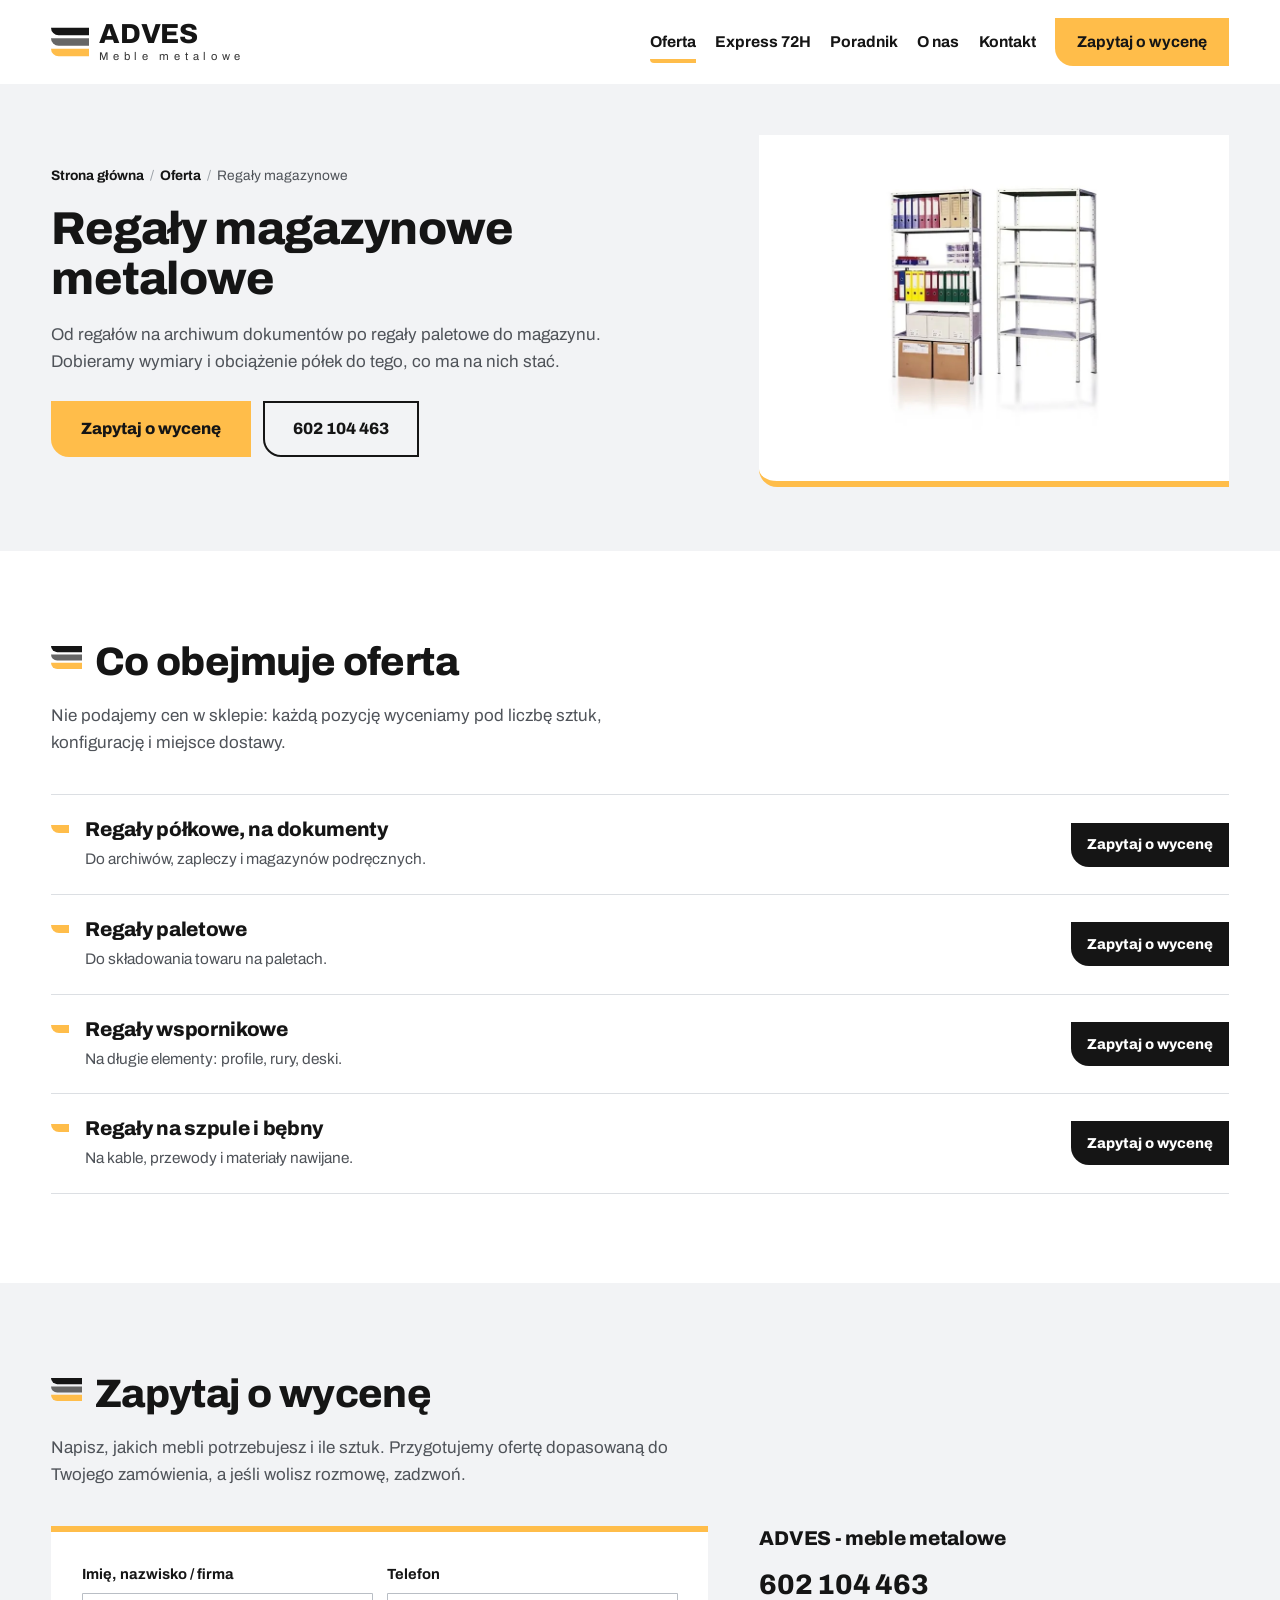
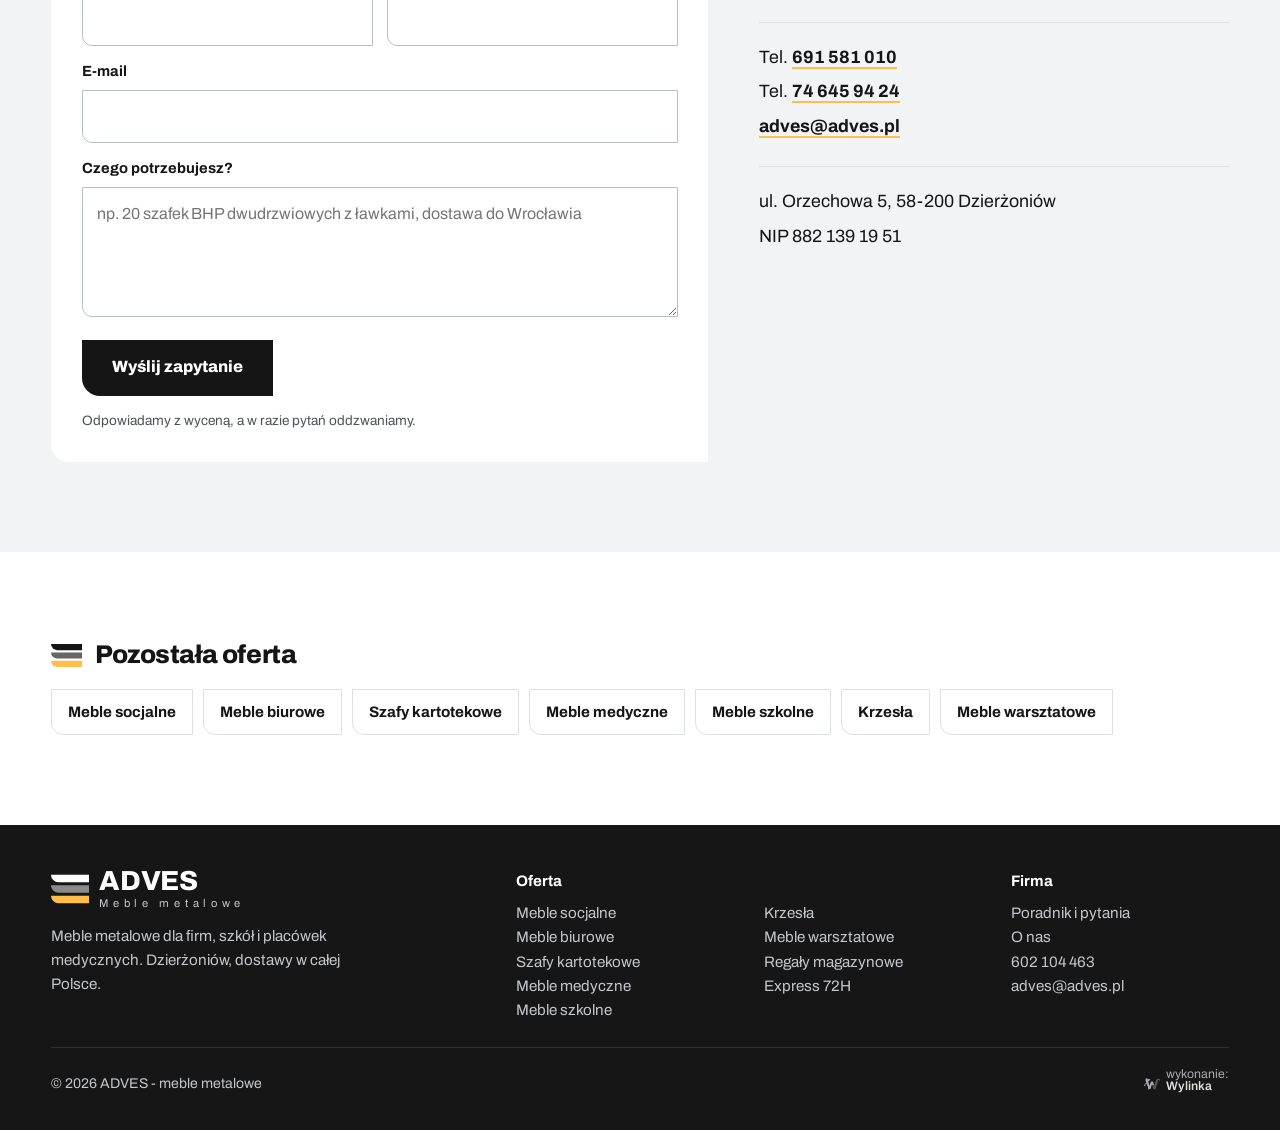
<file: regaly-magazynowe/index.html>
<!doctype html>
<html lang="pl">
<head>
<meta charset="utf-8">
<meta name="viewport" content="width=device-width,initial-scale=1">
<meta name="robots" content="noindex,nofollow">
<title>Regały magazynowe metalowe: półkowe i paletowe | ADVES</title>
<meta name="description" content="Regały półkowe na dokumenty, regały paletowe, wspornikowe oraz na szpule i bębny. Dobór do obciążenia i wymiarów magazynu, wycena pod zamówienie.">
<meta property="og:title" content="Regały magazynowe metalowe: półkowe i paletowe | ADVES">
<meta property="og:description" content="Regały półkowe na dokumenty, regały paletowe, wspornikowe oraz na szpule i bębny. Dobór do obciążenia i wymiarów magazynu, wycena pod zamówienie.">
<meta property="og:type" content="website">
<meta property="og:locale" content="pl_PL">
<meta name="theme-color" content="#ffbd4a">
<link rel="icon" href="../img/favicon.svg" type="image/svg+xml">
<link rel="preload" as="font" type="font/woff2" href="../fonts/archivo-rdzen.woff2" crossorigin>
<style>
@font-face{font-family:"Archivo";font-style:normal;font-weight:400 800;font-display:swap;src:url(../fonts/archivo-rdzen.woff2) format("woff2");unicode-range:U+0020-007E,U+00A0,U+00A9,U+00AB,U+00B0,U+00B7,U+00BB,U+00D3,U+00D7,U+00F3,U+2013,U+2018-2019,U+201C-201E,U+2026}
@font-face{font-family:"Archivo";font-style:normal;font-weight:400 800;font-display:swap;src:url(../fonts/archivo-pl.woff2) format("woff2");unicode-range:U+0104-0107,U+0118-0119,U+0141-0144,U+015A-015B,U+0179-017C}
@font-face{font-family:"Archivo-fb";src:local("Arial");size-adjust:102%;ascent-override:90%;descent-override:22%;line-gap-override:0%}
:root{--amber:#ffbd4a;--amber2:#f2a81f;--ink:#151515;--grey:#666;--mut:#4f5359;--g:#f2f3f5;--line:#dcdfe3;--dark:#161616;--hh:64px;--w:min(calc(100vw - 32px),1760px);--r:0 0 0 18px}
@media (min-width:900px){:root{--hh:84px;--w:min(92vw,1760px)}}
*{box-sizing:border-box}
html{scroll-behavior:smooth;scroll-padding-top:var(--hh);-webkit-text-size-adjust:100%}
body{margin:0;font-family:Archivo,"Archivo-fb",system-ui,-apple-system,"Segoe UI",Roboto,sans-serif;font-size:clamp(16px,.22vw + 15px,19px);line-height:1.6;color:var(--ink);background:#fff;overflow-x:hidden}
img{display:block;max-width:100%;height:auto}
a{color:inherit}
h1,h2,h3{margin:0;font-weight:800;line-height:1.08;letter-spacing:-.015em}
h2{font-size:clamp(30px,3.1vw,60px)}
h3{font-size:clamp(20px,1.3vw,26px);line-height:1.2}
p{margin:0}
.wrap{width:var(--w);margin:0 auto}
.skip{position:absolute;left:-999px}.skip:focus{left:16px;top:8px;z-index:99;background:#fff;padding:8px 12px}
/* znak z logo: trzy belki (szuflady) */
.zn{display:flex;align-items:flex-start;gap:clamp(12px,1vw,20px)}
.zn::before{content:"";flex:none;width:clamp(30px,2.4vw,46px);aspect-ratio:40/30;margin-top:.12em;background:url("data:image/svg+xml,%3Csvg xmlns='http://www.w3.org/2000/svg' viewBox='0 0 40 30'%3E%3Cpath d='M0 0h40v8H8a8 8 0 0 1-8-8z' fill='%23151515'/%3E%3Cpath d='M0 11h40v8H8a8 8 0 0 1-8-8z' fill='%23666'/%3E%3Cpath d='M0 22h40v8H8a8 8 0 0 1-8-8z' fill='%23ffbd4a'/%3E%3C/svg%3E") no-repeat center/contain}
.ciem .zn::before{background-image:url("data:image/svg+xml,%3Csvg xmlns='http://www.w3.org/2000/svg' viewBox='0 0 40 30'%3E%3Cpath d='M0 0h40v8H8a8 8 0 0 1-8-8z' fill='%23fff'/%3E%3Cpath d='M0 11h40v8H8a8 8 0 0 1-8-8z' fill='%23a3a3a3'/%3E%3Cpath d='M0 22h40v8H8a8 8 0 0 1-8-8z' fill='%23ffbd4a'/%3E%3C/svg%3E")}
.pasy{height:21px;background:linear-gradient(var(--ink) 0 5px,transparent 5px 8px,var(--grey) 8px 13px,transparent 13px 16px,var(--amber) 16px 21px)}
.btn{display:inline-flex;align-items:center;justify-content:center;gap:10px;min-height:56px;padding:0 30px;background:var(--amber);color:var(--ink);font:800 1.02rem/1 Archivo,"Archivo-fb",Arial,sans-serif;text-decoration:none;border:0;border-radius:var(--r);cursor:pointer;-webkit-tap-highlight-color:transparent;transition:background .15s,transform .15s}
.btn:hover{background:var(--amber2)}
.btn:active{transform:translateY(1px)}
.btn.obw{background:transparent;color:#fff;box-shadow:inset 0 0 0 2px rgba(255,255,255,.85)}
.btn.obw:hover{background:rgba(255,255,255,.12)}
.btn.cz{background:var(--ink);color:#fff}.btn.cz:hover{background:#000}
.btn:focus-visible,.menu a:focus-visible,.karuzela button:focus-visible,a.lb:focus-visible{outline:3px solid #1f6feb;outline-offset:3px}
/* naglowek */
.top{position:sticky;top:0;z-index:50;height:var(--hh);background:#fff;transition:box-shadow .2s}
.top.sc{box-shadow:0 1px 0 var(--line),0 8px 22px rgba(0,0,0,.07)}
.top .wrap{height:100%;display:flex;align-items:center;justify-content:space-between;gap:18px}
.logo{display:flex;align-items:center;gap:10px;text-decoration:none;color:var(--ink)}
.logo svg{width:38px;height:30px;flex:none}
.logo b{display:block;font-weight:800;font-size:1.72rem;line-height:.9;letter-spacing:-.01em}
.logo small{display:block;font-size:.7rem;letter-spacing:.42em;margin-top:5px;color:#333;line-height:1}
.menu{display:flex;align-items:center;gap:clamp(14px,1.5vw,34px)}
.menu a{text-decoration:none;font-weight:700;font-size:.98rem;position:relative;padding:6px 0;color:var(--ink)}
.menu a:not(.btn).on::after,.menu a:not(.btn):not(.tel):hover::after{content:"";position:absolute;left:0;right:0;bottom:-2px;height:4px;background:var(--amber);border-radius:0 0 0 4px}
.menu .tel{white-space:nowrap}
.menu .btn{min-height:48px;padding:0 22px}
.burger{display:none}
@media (max-width:1320px){.menu .tel{display:none}}
@media (max-width:1100px){
  .menu{position:fixed;inset:var(--hh) 0 auto 0;background:#fff;flex-direction:column;align-items:stretch;gap:0;padding:6px 16px 22px;border-top:1px solid var(--line);box-shadow:0 18px 30px rgba(0,0,0,.14);transform:translateY(-8px);opacity:0;visibility:hidden;transition:.2s}
  .top.open .menu{transform:none;opacity:1;visibility:visible}
  .menu a{padding:15px 0;border-bottom:1px solid var(--line);font-size:1.08rem}
  .menu a.on::after,.menu a:hover::after{display:none}
  .menu a.on{color:#000;box-shadow:inset 5px 0 0 var(--amber);padding-left:14px}
  .menu .tel{display:block}
  .menu .btn{margin-top:16px;min-height:54px;border-bottom:0}
  .burger{display:flex;flex-direction:column;justify-content:center;gap:5px;width:48px;height:48px;padding:0 11px;background:var(--ink);border:0;border-radius:0 0 0 12px;cursor:pointer}
  .burger span{display:block;height:3px;background:#fff;border-radius:0 0 0 3px;transition:.2s}
  .burger span:nth-child(3){background:var(--amber)}
  .top.open .burger span:nth-child(1){transform:translateY(8px) rotate(45deg)}
  .top.open .burger span:nth-child(2){opacity:0}
  .top.open .burger span:nth-child(3){transform:translateY(-8px) rotate(-45deg);background:#fff}
}
/* hero: trzy drzwi szafek */
.hero{position:relative;display:flex;flex-direction:column;justify-content:flex-end;min-height:calc(100svh - var(--hh));color:#fff;background:var(--ink);isolation:isolate}
.drzwi{position:absolute;inset:0;display:grid;grid-template-columns:repeat(3,1fr);gap:4px;z-index:-2}
.drzwi img{width:100%;height:100%;object-fit:cover}
.hero::before{content:"";position:absolute;inset:0;z-index:-1;background:linear-gradient(180deg,rgba(10,10,10,.12) 0%,rgba(10,10,10,.5) 22%,rgba(10,10,10,.82) 50%,rgba(10,10,10,.92) 100%)}
.hero .wrap{padding:48px 0 34px}
.hero h1{font-size:clamp(34px,4.6vw,92px);max-width:14ch;text-wrap:balance}
.hero p{margin-top:16px;max-width:52ch;font-size:clamp(17px,1.05vw,21px);color:#eceff2}
.hero .akcje{display:flex;flex-wrap:wrap;gap:12px;margin-top:28px}
.hero .pasy{position:absolute;left:0;right:0;bottom:0;height:21px}
@media (min-width:900px){
  .hero{min-height:min(calc(100svh - var(--hh)),980px)}
  .hero .wrap{padding:80px 0 78px}
  .hero::before{background:linear-gradient(90deg,rgba(10,10,10,.86) 0%,rgba(10,10,10,.62) 38%,rgba(10,10,10,.12) 70%,rgba(10,10,10,0) 100%),linear-gradient(0deg,rgba(10,10,10,.45),rgba(10,10,10,0) 40%)}
}
@media (max-width:899px){.hero .akcje .btn{flex:1 1 auto}}
/* sekcje */
section{padding:clamp(64px,7vw,130px) 0}
.szary{background:var(--g)}
.ciem{background:var(--dark);color:#fff}
.lead{max-width:62ch;color:var(--mut);margin-top:18px;font-size:clamp(17px,1vw,20px)}
.ciem .lead{color:#c9ccd1}
.glowa{display:flex;justify-content:space-between;align-items:flex-end;gap:24px;flex-wrap:wrap;margin-bottom:clamp(30px,3vw,54px)}
/* kategorie */
.kat{display:grid;gap:clamp(14px,1.2vw,22px);grid-template-columns:repeat(2,1fr)}
@media (min-width:900px){.kat{grid-template-columns:repeat(4,1fr)}}
@media (min-width:1600px){.kat{grid-template-columns:repeat(8,1fr)}}
.kat article{background:#fff;border-radius:var(--r);overflow:hidden;display:flex;flex-direction:column;box-shadow:0 1px 0 var(--line)}
.kat .fot{position:relative;aspect-ratio:1;background:#fff;border-bottom:5px solid var(--amber)}
.kat .fot img{position:absolute;inset:8%;width:84%;height:84%;object-fit:contain}
.kat .tx{padding:16px 16px 20px}
.kat h3{font-size:clamp(17px,1.1vw,22px)}
.kat p{margin-top:8px;font-size:.88rem;color:var(--mut);line-height:1.45}
@media (max-width:420px){.kat .tx{padding:12px 12px 16px}.kat p{font-size:.82rem}}
/* karuzela */
.karuzela{position:relative}
.tor{display:grid;grid-auto-flow:column;grid-auto-columns:minmax(240px,78%);gap:16px;overflow-x:auto;scroll-snap-type:x mandatory;scrollbar-width:none;padding-bottom:4px;cursor:grab}
.tor::-webkit-scrollbar{display:none}
.tor.ciag{cursor:grabbing;scroll-snap-type:none}
.tor>*{scroll-snap-align:start}
@media (min-width:700px){.tor{grid-auto-columns:calc((100% - 32px)/3)}}
@media (min-width:1200px){.tor{grid-auto-columns:calc((100% - 64px)/5);gap:16px}}
.strz{display:flex;gap:10px}
.strz button{width:52px;height:52px;border:0;border-radius:0 0 0 14px;background:var(--amber);color:var(--ink);font:800 22px/1 Archivo,Arial,sans-serif;cursor:pointer}
.strz button:disabled{opacity:.35;cursor:default}
.karuzela.pelna .strz{display:none}
/* express */
.prod{background:#fff;color:var(--ink);border-radius:var(--r);overflow:hidden;display:flex;flex-direction:column;user-select:none}
.prod a.lb{position:relative;display:block;aspect-ratio:4/5;background:#fff}
.prod a.lb img{position:absolute;inset:7%;width:86%;height:86%;object-fit:contain;pointer-events:none}
.prod .tx{padding:16px 18px 20px;border-top:1px solid var(--line);flex:1}
.prod b{display:block;font-size:1.04rem;line-height:1.25}
.prod span{display:block;margin-top:6px;color:var(--mut);font-size:.92rem}
.prod .zn72{display:inline-block;margin-top:12px;padding:4px 10px;background:var(--amber);font-weight:800;font-size:.8rem;border-radius:0 0 0 8px}
.uwaga72{margin-top:30px;display:flex;flex-wrap:wrap;gap:16px 30px;align-items:center;color:#d6d9dd}
/* konfiguracja */
.konf{display:grid;gap:clamp(30px,4vw,80px);align-items:start}
@media (min-width:1000px){.konf{grid-template-columns:minmax(0,5fr) minmax(0,7fr)}}
.szafa{background:#fff;border:1px solid var(--line);border-radius:var(--r);display:flex;justify-content:center;padding:clamp(24px,3vw,56px);position:relative}
.szafa a{display:block}
.szafa img{height:min(70vh,720px);width:auto;max-width:100%;object-fit:contain}
.szafa figcaption{position:absolute;left:0;bottom:0;background:var(--ink);color:#fff;padding:10px 16px;font-weight:700;font-size:.9rem;border-radius:0 18px 0 0}
.spec{list-style:none;padding:0;margin:26px 0 0;display:grid;gap:0}
@media (min-width:700px){.spec{grid-template-columns:1fr 1fr;column-gap:34px}}
.spec li{position:relative;padding:14px 0 14px 32px;border-bottom:1px solid var(--line)}
.spec li::before{content:"";position:absolute;left:0;top:1.15em;width:18px;height:8px;background:var(--amber);border-radius:0 0 0 8px}
.dodatki{margin-top:clamp(30px,3vw,48px)}
.dodatki h3{margin-bottom:16px}
.dod{display:grid;grid-template-columns:repeat(3,1fr);gap:12px}
.dod a{display:block;background:#fff;border:1px solid var(--line);border-radius:var(--r);overflow:hidden;text-decoration:none}
.dod img{aspect-ratio:4/3;object-fit:contain;width:100%;padding:6%}
.dod span{display:block;padding:10px 12px;font-weight:700;font-size:.92rem;border-top:4px solid var(--amber)}
.dodatki p{margin-top:14px;color:var(--mut)}
/* dla kogo */
.kto{display:grid;gap:0;grid-template-columns:1fr}
@media (min-width:700px){.kto{grid-template-columns:repeat(2,1fr);gap:0 40px}}
@media (min-width:1200px){.kto{grid-template-columns:repeat(4,1fr)}}
.kto div{padding:24px 0;border-top:5px solid var(--ink)}
.kto div:nth-child(2){border-color:var(--grey)}.kto div:nth-child(3){border-color:var(--amber)}.kto div:nth-child(4){border-color:var(--ink)}
.kto p{margin-top:10px;color:var(--mut)}
.jak{margin-top:clamp(40px,4vw,70px);display:grid;gap:clamp(20px,3vw,60px);align-items:start}
@media (min-width:1000px){.jak{grid-template-columns:minmax(0,4fr) minmax(0,8fr)}}
.jak ul{list-style:none;margin:0;padding:0;display:grid;gap:0}
@media (min-width:700px){.jak ul{grid-template-columns:1fr 1fr;column-gap:34px}}
.jak li{position:relative;padding:14px 0 14px 32px;border-bottom:1px solid var(--line)}
.jak li::before{content:"";position:absolute;left:0;top:1.15em;width:18px;height:8px;background:var(--ink);border-radius:0 0 0 8px}
.jak li b{display:block}
/* o nas */
.onas{display:grid;gap:clamp(30px,4vw,80px);align-items:center}
@media (min-width:1000px){.onas{grid-template-columns:minmax(0,6fr) minmax(0,6fr)}}
.onas figure{margin:0;position:relative}
.onas figure a{display:block;border-radius:var(--r);overflow:hidden}
.onas figure img{width:100%;aspect-ratio:16/9;object-fit:cover}
.onas figcaption{margin-top:12px;color:var(--mut);font-size:.95rem}
.onas .txt p+p{margin-top:16px}
.onas .txt p{color:#33373c}
/* kontakt */
.kont{display:grid;gap:clamp(30px,4vw,80px);align-items:start}
@media (min-width:1000px){.kont{grid-template-columns:minmax(0,7fr) minmax(0,5fr)}}
form.pokaz{display:grid;gap:14px;background:#fff;padding:clamp(20px,2.4vw,40px);border-radius:var(--r);border-top:6px solid var(--amber)}
@media (min-width:700px){form.pokaz{grid-template-columns:1fr 1fr}.pole.cale,form.pokaz .btn,form.pokaz .info,form.pokaz .msg{grid-column:1/-1}}
.pole label{display:block;font-weight:700;font-size:.92rem;margin-bottom:6px}
.pole input,.pole textarea,.pole select{width:100%;font:inherit;font-size:16px;padding:13px 14px;border:1.5px solid #b9bec5;border-radius:0 0 0 10px;background:#fff;color:var(--ink)}
.pole textarea{min-height:130px;resize:vertical}
.pole input:focus,.pole textarea:focus,.pole select:focus{outline:3px solid var(--amber);outline-offset:0;border-color:var(--ink)}
form.pokaz .btn{justify-self:start}
form.pokaz .info{font-size:.85rem;color:var(--mut)}
.msg{padding:14px 16px;background:var(--ink);color:#fff;border-radius:0 0 0 12px}
.dane h3{margin-bottom:12px}
.dane p{margin-bottom:6px}
.dane a{font-weight:700;text-decoration:none;border-bottom:2px solid var(--amber)}
.dane .tel-duzy{display:block;font-size:clamp(26px,2.2vw,40px);font-weight:800;border:0;margin:8px 0 14px;letter-spacing:-.01em}
.dane .blok{padding:20px 0;border-top:1px solid var(--line)}
/* stopka */
footer{background:var(--dark);color:#c3c6cb;padding:44px 0 30px;font-size:.95rem}
footer .wrap{display:grid;grid-template-columns:1fr 1fr;gap:24px 30px}
@media (min-width:900px){footer .wrap{grid-template-columns:2fr 1fr 1fr 1fr}}
footer b{color:#fff;display:block;margin-bottom:8px}
footer .wrap>div:first-child{grid-column:1/-1}
@media (min-width:900px){footer .wrap>div:first-child{grid-column:auto}}
footer a{text-decoration:none}
footer a:hover{color:#fff}
footer .dol{grid-column:1/-1;display:flex;flex-wrap:wrap;gap:12px 24px;justify-content:space-between;align-items:center;border-top:1px solid #2e2f31;padding-top:20px;font-size:.88rem}
footer .logo{color:#fff}
footer .logo small{color:#c3c6cb}

.wylinka-badge{display:inline-flex;align-items:center;gap:.4em;color:inherit;text-decoration:none;font-size:.875em;line-height:1;opacity:.85}
.wylinka-badge:hover,.wylinka-badge:focus-visible{opacity:1}
.wylinka-badge:focus-visible{outline:2px solid currentColor;outline-offset:3px;border-radius:2px}
.wylinka-badge svg{width:18px;height:18px;flex:none;overflow:visible}
.wylinka-badge b{font-weight:600}
.wylinka-badge .wy-old{opacity:.45;transform-origin:40px 30px;transition:transform .32s cubic-bezier(.3,.7,.4,1),opacity .32s ease-out}
.wylinka-badge .wy-pod{opacity:0;transition:opacity .2s ease-out .08s}
.wylinka-badge:hover .wy-old,.wylinka-badge:focus-visible .wy-old{transform:translate(9px,7px) rotate(9deg);opacity:0}
.wylinka-badge:hover .wy-pod,.wylinka-badge:focus-visible .wy-pod{opacity:1}
@media (prefers-reduced-motion:reduce){.wylinka-badge .wy-old,.wylinka-badge .wy-pod{transition:none}.wylinka-badge:hover .wy-old,.wylinka-badge:focus-visible .wy-old{transform:none;opacity:.45}.wylinka-badge:hover .wy-pod,.wylinka-badge:focus-visible .wy-pod{opacity:0}}


/* lightbox */
#lb{border:0;padding:0;max-width:none;max-height:none;width:100vw;height:100dvh;background:rgba(12,12,12,.94);color:#fff}
#lb::backdrop{background:rgba(0,0,0,.6)}
#lb .lb-in{position:absolute;inset:60px 16px 70px;display:flex;align-items:center;justify-content:center}
#lb img{max-width:100%;max-height:100%;object-fit:contain;background:#fff}
#lb p{position:absolute;left:16px;right:16px;bottom:22px;text-align:center}
#lb button{position:absolute;width:52px;height:52px;border:0;border-radius:0 0 0 14px;background:var(--amber);color:var(--ink);font:800 24px/1 Archivo,Arial,sans-serif;cursor:pointer}
.lb-x{top:10px;right:12px}.lb-p{left:12px;top:50%}.lb-n{right:12px;top:50%}
body.lb-on{overflow:hidden}
@media (prefers-reduced-motion:reduce){html{scroll-behavior:auto}*{transition:none!important}}
/* v2: hero z jednym glownym zdjeciem, katalog B2B, podstrony */
.drzwi{grid-template-columns:1fr}
.drzwi .d1{display:none}
.drzwi .d2{object-position:50% 50%}
@media (min-width:900px){.drzwi{grid-template-columns:1fr 1fr}.drzwi .d1{display:block}}
.kat .karta{background:#fff;border-radius:var(--r);overflow:hidden;display:flex;flex-direction:column;box-shadow:0 1px 0 var(--line);text-decoration:none;color:inherit;position:relative;transition:box-shadow .2s,transform .2s}
.kat .karta:hover{box-shadow:0 0 0 2px var(--ink);transform:translateY(-2px)}
.kat .karta:focus-visible{outline:3px solid #1f6feb;outline-offset:3px}
.kat .fot.znak{display:flex;align-items:center;justify-content:center}
.kat .fot.znak svg{width:46%;height:auto}
.nowe{position:absolute;left:0;top:0;z-index:2;background:var(--ink);color:#fff;font-weight:800;font-size:.74rem;padding:6px 10px;border-radius:0 0 18px 0;line-height:1}
.kat .dalej{display:block;margin-top:10px;font-weight:800;font-size:.86rem}
.kat .dalej::after{content:" \2192"}
.takze{margin-top:22px;color:var(--mut);font-size:.95rem}
.takze a{font-weight:700;color:var(--ink);text-decoration:none;border-bottom:2px solid var(--amber)}
.btn.mini{min-height:44px;padding:0 16px;font-size:.9rem}
.prod .btn.mini{margin-top:14px;width:100%}
.prod .zn72{margin-right:8px}
/* poradnik na glownej */
.porady{display:grid;gap:clamp(14px,1.4vw,26px);grid-template-columns:1fr}
@media (min-width:800px){.porady{grid-template-columns:repeat(3,1fr)}}
.porada{display:flex;flex-direction:column;background:#fff;border:1px solid var(--line);border-radius:var(--r);overflow:hidden;text-decoration:none;color:inherit;transition:box-shadow .2s}
.porada:hover{box-shadow:0 0 0 2px var(--ink)}
.porada .fot{position:relative;aspect-ratio:16/9;background:#fff;border-bottom:5px solid var(--amber)}
.porada .fot img{position:absolute;inset:8%;width:84%;height:84%;object-fit:contain}
.porada .tx{padding:18px 20px 22px;display:flex;flex-direction:column;gap:8px;flex:1}
.porada p{color:var(--mut);font-size:.95rem}
.porada .dalej{margin-top:auto;font-weight:800;font-size:.92rem}
.porada .dalej::after{content:" \2192"}
.szary .porada{border-color:transparent}
.link-wiecej{display:inline-block;margin-top:26px;font-weight:800;text-decoration:none;border-bottom:3px solid var(--amber)}
/* naglowek podstrony */
.ph{background:var(--g);padding:clamp(28px,4vw,70px) 0 clamp(40px,5vw,90px)}
.ph .wrap{display:grid;gap:clamp(24px,4vw,70px);align-items:center}
@media (min-width:900px){.ph .wrap{grid-template-columns:minmax(0,7fr) minmax(0,5fr)}}
.ph h1{font-size:clamp(32px,3.6vw,68px);max-width:20ch;text-wrap:balance}
.ph .lead{margin-top:16px}
.ph .akcje{display:flex;flex-wrap:wrap;gap:12px;margin-top:26px}
.ph .btn.obw{color:var(--ink);box-shadow:inset 0 0 0 2px var(--ink)}
.ph .btn.obw:hover{background:#fff}
.ph figure{margin:0;background:#fff;border-radius:var(--r);border-bottom:6px solid var(--amber);display:flex;align-items:center;justify-content:center;aspect-ratio:4/3;padding:6%}
.ph figure img{max-height:100%;width:auto;object-fit:contain}
.ph figure svg{width:44%;height:auto}
@media (max-width:899px){.ph figure{aspect-ratio:16/9}}
.okr{font-size:.86rem;color:var(--mut);margin-bottom:18px;display:flex;flex-wrap:wrap;gap:6px}
.okr a{color:var(--ink);font-weight:700;text-decoration:none}
.okr a:hover{text-decoration:underline}
.okr span[aria-hidden]{color:#9aa0a6}
/* lista podkategorii i produktow */
.lista{border-bottom:1px solid var(--line)}
.wiersz{display:grid;gap:10px 30px;padding:22px 0 22px 34px;border-top:1px solid var(--line);position:relative;align-items:center}
.wiersz::before{content:"";position:absolute;left:0;top:30px;width:18px;height:8px;background:var(--amber);border-radius:0 0 0 8px}
@media (min-width:800px){.wiersz{grid-template-columns:minmax(0,1fr) auto}}
.wiersz p{color:var(--mut);margin-top:6px;font-size:.96rem}
.wiersz .btn{justify-self:start}
.grupa+.grupa{margin-top:clamp(36px,4vw,64px)}
.grupa>h2{font-size:clamp(24px,2vw,36px);margin-bottom:16px}
.tab{width:100%;border-collapse:collapse}
.tab th{text-align:left;font-size:.82rem;color:var(--mut);font-weight:700;padding:0 12px 10px 0;border-bottom:2px solid var(--ink)}
.tab td{padding:14px 12px 14px 0;border-bottom:1px solid var(--line);vertical-align:middle}
.tab td:last-child{text-align:right;padding-right:0}
.tab .kod{font-weight:800;white-space:nowrap}
.tab .zn72{display:inline-block;margin-left:8px;padding:3px 8px;background:var(--amber);font-weight:800;font-size:.74rem;border-radius:0 0 0 8px;vertical-align:middle;font-style:normal}
@media (max-width:699px){
  .tab thead{display:none}
  .tab tr{display:grid;grid-template-columns:1fr auto;gap:4px 12px;padding:14px 0;border-bottom:1px solid var(--line)}
  .tab td{border:0;padding:0}
  .tab td:nth-child(1){grid-column:1/-1}
  .tab td:nth-child(2){color:var(--mut);font-size:.92rem;align-self:center}
}
.uwaga{margin-top:22px;color:var(--mut);font-size:.95rem;max-width:70ch}
.pokrewne{display:flex;flex-wrap:wrap;gap:10px}
.pokrewne a{display:inline-block;padding:10px 16px;background:#fff;border:1px solid var(--line);border-radius:0 0 0 12px;text-decoration:none;font-weight:700;font-size:.95rem}
.pokrewne a:hover{border-color:var(--ink)}
/* artykul */
.art{display:grid;gap:clamp(30px,4vw,80px);align-items:start}
@media (min-width:1000px){.art{grid-template-columns:minmax(0,8fr) minmax(0,4fr)}}
.tresc{max-width:72ch}
.tresc h2{font-size:clamp(23px,1.8vw,32px);margin:clamp(30px,3vw,46px) 0 12px}
.tresc p{color:#2b2e33}
.tresc p+p{margin-top:14px}
.tresc ul{list-style:none;padding:0;margin:14px 0 0}
.tresc li{position:relative;padding:6px 0 6px 30px}
.tresc li::before{content:"";position:absolute;left:0;top:.95em;width:16px;height:7px;background:var(--amber);border-radius:0 0 0 7px}
.tresc .wstep{font-size:clamp(18px,1.15vw,22px);color:var(--ink)}
.meta{font-size:.9rem;color:var(--mut);margin-top:14px}
.boks{position:sticky;top:calc(var(--hh) + 20px);background:var(--dark);color:#fff;padding:clamp(22px,2vw,34px);border-radius:var(--r)}
.boks h2{font-size:clamp(22px,1.6vw,28px)}
.boks p{color:#c9ccd1;margin:12px 0 20px}
.boks .btn{width:100%}
.boks .tel-b{display:block;margin-top:14px;font-weight:800;font-size:1.3rem;text-decoration:none;text-align:center}
/* FAQ */
.faq{border-bottom:1px solid var(--line);max-width:900px}
.faq details{border-top:1px solid var(--line)}
.faq summary{list-style:none;cursor:pointer;padding:20px 48px 20px 0;font-weight:800;font-size:clamp(17px,1.15vw,21px);position:relative}
.faq summary::-webkit-details-marker{display:none}
.faq summary::after{content:"";position:absolute;right:6px;top:50%;width:18px;height:8px;margin-top:-4px;background:var(--amber);border-radius:0 0 0 8px;transition:transform .2s}
.faq details[open] summary::after{transform:rotate(90deg)}
.faq details p{padding:0 0 22px;color:#33373c;max-width:70ch}
section.bez-gory{padding-top:0}
section:not(.szary)>.wrap>.kont form.pokaz{box-shadow:0 0 0 1px var(--line)}
@media (max-width:899px){.ph figure.znak{display:none}}

</style>
<script type="application/ld+json">{"@context": "https://schema.org", "@type": "LocalBusiness", "@id": "https://adves.pl/#firma", "name": "ADVES - meble metalowe", "url": "https://adves.pl/", "telephone": "+48602104463", "email": "adves@adves.pl", "foundingDate": "2018", "taxID": "8821391951", "logo": "https://adves.pl/logo.png", "address": {"@type": "PostalAddress", "streetAddress": "ul. Orzechowa 5", "postalCode": "58-200", "addressLocality": "Dzierżoniów", "addressCountry": "PL"}, "areaServed": "PL", "description": "Metalowe szafy BHP, aktowe i kartotekowe, meble szkolne, medyczne i warsztatowe, regały magazynowe. Wycena na zapytanie, dostawa w całej Polsce."}</script>
<script type="application/ld+json">{"@context": "https://schema.org", "@type": "BreadcrumbList", "itemListElement": [{"@type": "ListItem", "position": 1, "name": "Strona główna", "item": "https://disaster26.github.io/adves-koncepcja/"}, {"@type": "ListItem", "position": 2, "name": "Oferta", "item": "https://disaster26.github.io/adves-koncepcja/#oferta"}, {"@type": "ListItem", "position": 3, "name": "Regały magazynowe", "item": "https://disaster26.github.io/adves-koncepcja/regaly-magazynowe/"}]}</script>
<script type="application/ld+json">{"@context": "https://schema.org", "@type": "CollectionPage", "name": "Regały magazynowe metalowe", "description": "Regały półkowe na dokumenty, regały paletowe, wspornikowe oraz na szpule i bębny. Dobór do obciążenia i wymiarów magazynu, wycena pod zamówienie.", "url": "https://disaster26.github.io/adves-koncepcja/regaly-magazynowe/", "about": ["Regały półkowe, na dokumenty", "Regały paletowe", "Regały wspornikowe", "Regały na szpule i bębny"]}</script>
</head>
<body>
<a class="skip" href="#tresc">Przejdź do treści</a>
<header class="top">
  <div class="wrap">
    <a class="logo" href="../">
      <svg viewBox="0 0 40 30" aria-hidden="true"><path d="M0 0h40v8H8a8 8 0 0 1-8-8z" fill="currentColor"/><path d="M0 11h40v8H8a8 8 0 0 1-8-8z" fill="#666"/><path d="M0 22h40v8H8a8 8 0 0 1-8-8z" fill="#ffbd4a"/></svg>
      <span><b>ADVES</b><small>Meble metalowe</small></span>
    </a>
    <nav class="menu" aria-label="Menu główne">
      <a href="../#oferta" class="on">Oferta</a>
      <a href="../#express">Express 72H</a>
      <a href="../poradnik/">Poradnik</a>
      <a href="../#o-nas">O nas</a>
      <a href="#kontakt">Kontakt</a>
      <a class="tel" href="tel:+48602104463">602 104 463</a>
      <a class="btn" href="#kontakt">Zapytaj o wycenę</a>
    </nav>
    <button class="burger" type="button" aria-label="Otwórz menu" aria-expanded="false"><span></span><span></span><span></span></button>
  </div>
</header>

<main id="tresc">
<section class="ph">
  <div class="wrap">
    <div>
      <nav class="okr" aria-label="Okruszki"><a href="../">Strona główna</a><span aria-hidden="true">/</span><a href="../#oferta">Oferta</a><span aria-hidden="true">/</span><span>Regały magazynowe</span></nav>
      <h1>Regały magazynowe metalowe</h1>
      <p class="lead">Od regałów na archiwum dokumentów po regały paletowe do magazynu. Dobieramy wymiary i obciążenie półek do tego, co ma na nich stać.</p>
      <div class="akcje"><a class="btn" href="#kontakt" data-zapytaj="Regały magazynowe">Zapytaj o wycenę</a><a class="btn obw" href="tel:+48602104463">602 104 463</a></div>
    </div>
    <figure><img src="../img/k-regaly.webp" width="600" height="600" alt="Metalowe regały półkowe" fetchpriority="high" decoding="async"></figure>
  </div>
</section>
<section>
  <div class="wrap">
    <div class="glowa"><div><h2 class="zn">Co obejmuje oferta</h2><p class="lead">Nie podajemy cen w sklepie: każdą pozycję wyceniamy pod liczbę sztuk, konfigurację i miejsce dostawy.</p></div></div>
    <div class="lista">
<div class="wiersz"><div><h3>Regały półkowe, na dokumenty</h3><p>Do archiwów, zapleczy i magazynów podręcznych.</p></div><a class="btn mini cz" href="#kontakt" data-zapytaj="Regały półkowe, na dokumenty">Zapytaj o wycenę</a></div>
<div class="wiersz"><div><h3>Regały paletowe</h3><p>Do składowania towaru na paletach.</p></div><a class="btn mini cz" href="#kontakt" data-zapytaj="Regały paletowe">Zapytaj o wycenę</a></div>
<div class="wiersz"><div><h3>Regały wspornikowe</h3><p>Na długie elementy: profile, rury, deski.</p></div><a class="btn mini cz" href="#kontakt" data-zapytaj="Regały wspornikowe">Zapytaj o wycenę</a></div>
<div class="wiersz"><div><h3>Regały na szpule i bębny</h3><p>Na kable, przewody i materiały nawijane.</p></div><a class="btn mini cz" href="#kontakt" data-zapytaj="Regały na szpule i bębny">Zapytaj o wycenę</a></div>
    </div>
    
  </div>
</section>
<section id="kontakt" class="szary">
  <div class="wrap">
    <div class="glowa"><div><h2 class="zn">Zapytaj o wycenę</h2><p class="lead">Napisz, jakich mebli potrzebujesz i ile sztuk. Przygotujemy ofertę dopasowaną do Twojego zamówienia, a jeśli wolisz rozmowę, zadzwoń.</p></div></div>
    <div class="kont">
      <form class="pokaz" novalidate>
        <div class="pole"><label for="f-im">Imię, nazwisko / firma</label><input id="f-im" name="imie" autocomplete="name" required></div>
        <div class="pole"><label for="f-tel">Telefon</label><input id="f-tel" name="tel" type="tel" autocomplete="tel"></div>
        <div class="pole cale"><label for="f-em">E-mail</label><input id="f-em" name="email" type="email" autocomplete="email" required></div>
        <div class="pole cale"><label for="f-wi">Czego potrzebujesz?</label><textarea id="f-wi" name="wiadomosc" required placeholder="np. 20 szafek BHP dwudrzwiowych z ławkami, dostawa do Wrocławia"></textarea></div>
        <button class="btn cz" type="submit">Wyślij zapytanie</button>
        <p class="info">Odpowiadamy z wyceną, a w razie pytań oddzwaniamy.</p>
        <p class="msg" hidden tabindex="-1">To jest podgląd strony - na docelowej stronie formularz wyśle zapytanie do ADVES.</p>
      </form>
      <div class="dane">
        <h3>ADVES - meble metalowe</h3>
        <a class="tel-duzy" href="tel:+48602104463">602 104 463</a>
        <div class="blok">
          <p>Tel. <a href="tel:+48691581010">691 581 010</a></p>
          <p>Tel. <a href="tel:+48746459424">74 645 94 24</a></p>
          <p><a href="mailto:adves@adves.pl">adves@adves.pl</a></p>
        </div>
        <div class="blok">
          <p>ul. Orzechowa 5, 58-200 Dzierżoniów</p>
          <p>NIP 882 139 19 51</p>
        </div>
      </div>
    </div>
  </div>
</section>
<section>
  <div class="wrap">
    <h2 class="zn" style="font-size:clamp(24px,2vw,36px);margin-bottom:20px">Pozostała oferta</h2>
    <div class="pokrewne"><a href="../meble-socjalne/">Meble socjalne</a><a href="../meble-biurowe/">Meble biurowe</a><a href="../szafy-kartotekowe/">Szafy kartotekowe</a><a href="../meble-medyczne/">Meble medyczne</a><a href="../meble-szkolne/">Meble szkolne</a><a href="../krzesla/">Krzesła</a><a href="../meble-warsztatowe/">Meble warsztatowe</a></div>
  </div>
</section>
</main>
<footer>
  <div class="wrap">
    <div>
      <a class="logo" href="../"><svg viewBox="0 0 40 30" aria-hidden="true" width="38" height="30"><path d="M0 0h40v8H8a8 8 0 0 1-8-8z" fill="#fff"/><path d="M0 11h40v8H8a8 8 0 0 1-8-8z" fill="#8a8a8a"/><path d="M0 22h40v8H8a8 8 0 0 1-8-8z" fill="#ffbd4a"/></svg><span><b style="margin:0">ADVES</b><small>Meble metalowe</small></span></a>
      <p style="margin-top:14px;max-width:36ch">Meble metalowe dla firm, szkół i placówek medycznych. Dzierżoniów, dostawy w całej Polsce.</p>
    </div>
    <div><b>Oferta</b><a href="../meble-socjalne/">Meble socjalne</a><br><a href="../meble-biurowe/">Meble biurowe</a><br><a href="../szafy-kartotekowe/">Szafy kartotekowe</a><br><a href="../meble-medyczne/">Meble medyczne</a><br><a href="../meble-szkolne/">Meble szkolne</a></div>
    <div><b>&nbsp;</b><a href="../krzesla/">Krzesła</a><br><a href="../meble-warsztatowe/">Meble warsztatowe</a><br><a href="../regaly-magazynowe/">Regały magazynowe</a><br><a href="../#express">Express 72H</a></div>
    <div><b>Firma</b><a href="../poradnik/">Poradnik i pytania</a><br><a href="../#o-nas">O nas</a><br><a href="tel:+48602104463">602 104 463</a><br><a href="mailto:adves@adves.pl">adves@adves.pl</a></div>
    <div class="dol"><span>© <span class="rok">2026</span> ADVES - meble metalowe</span><a class="wylinka-badge" href="https://wylinka.pl/?utm_source=adves.pl&amp;utm_medium=stopka&amp;utm_campaign=wykonanie" rel="noopener" title="Strona wykonana przez Wylinka"><svg viewBox="0 0 64 64" aria-hidden="true" focusable="false" fill="currentColor"><path d="M9.8 22.8l-1.2-7.9 2.2-3.7 15.5 4.6-.5 1.5-7.2 5.5 4.7 15.6 5-15.6 7 0 4.1 12.7-4.2-.9-2.6 1.8-.8-2.2-5.3 15.6-4.3 0 .4 .2-2.1 2.8-1.3-1.1 1.1-1.4-3.1 .2-.1-1.7 2.2-.1-5.7-16.5-4.8 .6-.8 3.1 0 .5-.3 .5 .8 2.2-1.6 .5-.4-1.3-.8 1.6-1.5-.8 .8-1.6-1.4 .6-.6-1.6 2.3-.8 .2-.4 1.3-4.8 5.9-.8-2.4-6.9zM15.2 13.7l-.1-.4-.4 .8-.1 .8 .1 1 .1 .4 .3 .7 .3-.9 .1-.7 0-.8z"/><path class="wy-pod" d="M37.1 49.8l-4.5-13.3 2.6-1.8 4.2 .9 .9 2.8 3-9.7 0-.5 .1-.8 3.2-8.4 .5-1 .6-1 .9-1.1 1.3-1 1.1-.7 1.4-.5 1.4-.3 .7 0 .9 0 1.2 .3 1.4 .6 .8 .5 .7 .7 .6 .7 .5 .9 .3 .9 .1 .9 0 .8-.2 .9-.5 .9-.5 .6-.7 .5-.7 .3-.1-.1 0-.1 .5-.5 .3-.7 .2-.5 0-.6-.1-.6-.3-.7-.4-.5-.4-.4-.5-.3-.6-.3-.7 0-.7 .1-.6 .1-.5 .4-.5 .5-.3 .5-.2 .7-.1 1.5-1.4 5.1-.8 3.3-.3 .7-.5 .7-6 17.5 1.9 .1-.1 1.7-3.1-.2 1.1 1.4-1.3 1.1-2.1-2.8 .4-.2z"/><path class="wy-old" d="M40.8 50l.4-.2-4.1 0-4.2-12.5 2.5-1.7 4.3 .9 .6 1.9 .6-1.6 0-.3 2.4-7.8 0-.5 .1-.8 3.2-8.4 .4-.8 .6-.9 .9-1.2 .9-.9 1.3-.8 1.4-.6 1.2-.3 1.4-.1 1.3 .1 .6 .2 .8 .3 1.1 .6 .9 .7 .7 .9 .5 .9 .3 .9 .1 1.1-.1 .9-.3 .9-.4 .7-.6 .7-.6 .4-.6 .2-.1-.1 0-.1 .5-.5 .3-.7 .2-.5 0-.5-.1-.6-.2-.6-.3-.5-.4-.5-.5-.3-.6-.3-.7-.1-.6 0-.6 .1-.6 .3-.6 .5-.3 .4-.2 .5-.1 .5-.1 1.5-1.4 5.1-.8 3.3-.3 .7-.5 .7-6 17.5 1.9 .1-.1 1.7-3.1-.2 1.1 1.4-1.3 1.1zM49.6 17.1l.6 1.7-1.5 1.9 .4 .4 1.8-2.1-.7-2.1zM48.1 28.3l.5 1.8-1.7 1.8 .4 .4 1.9-2-.6-2.2zM37.9 41.7l1.7-1.5-.4-.4-1.7 1.4zM42.6 38.7l-1.5 2.8 1.1 2-1.3 2.6 .5 .2 1.5-2.8-1.1-2 1.4-2.5z"/></svg><span>wykonanie: <b>Wylinka</b></span></a>
</div>
  </div>
</footer>
<dialog id="lb" aria-label="Podgląd zdjęcia">
  <div class="lb-in"><img alt=""></div>
  <p></p>
  <button class="lb-x" type="button" aria-label="Zamknij">&#215;</button>
  <button class="lb-p" type="button" aria-label="Poprzednie zdjęcie">&#8592;</button>
  <button class="lb-n" type="button" aria-label="Następne zdjęcie">&#8594;</button>
</dialog>
<script src="../app.js" defer></script>
</body>
</html>
</file>
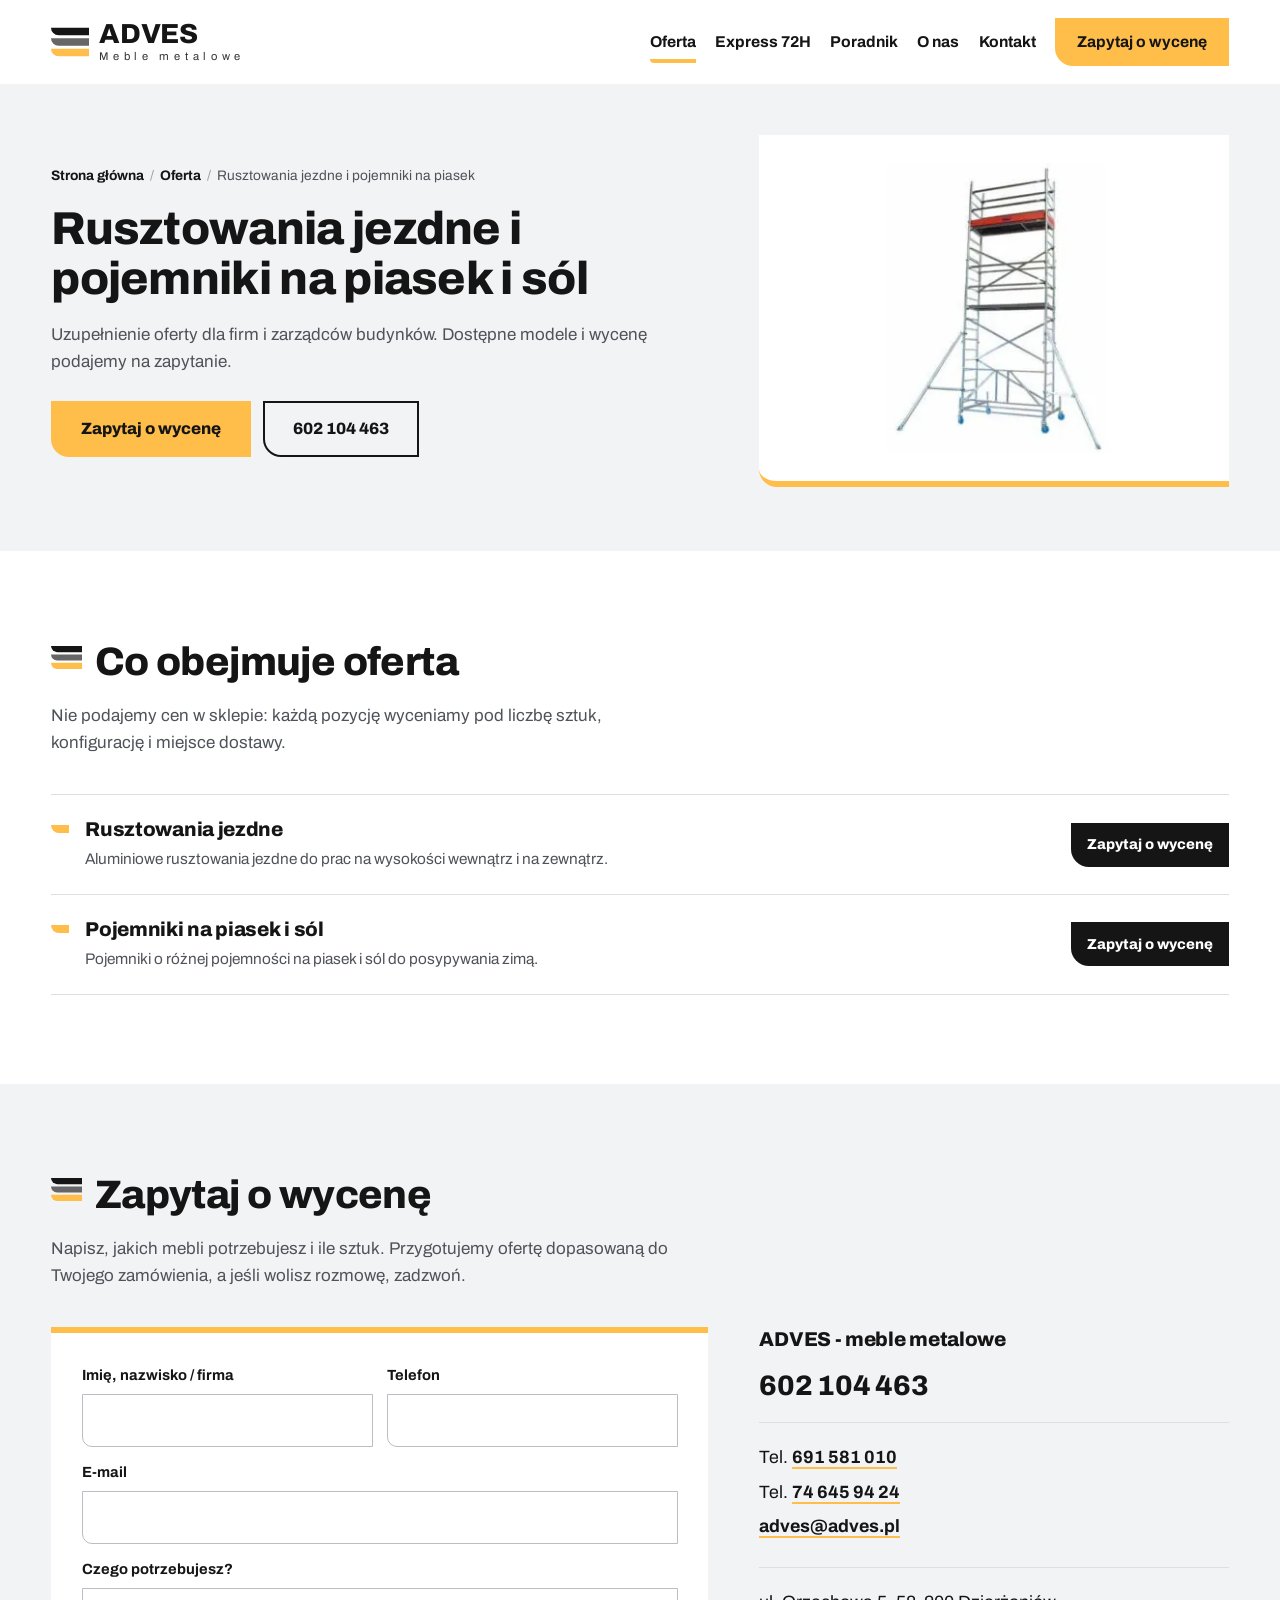
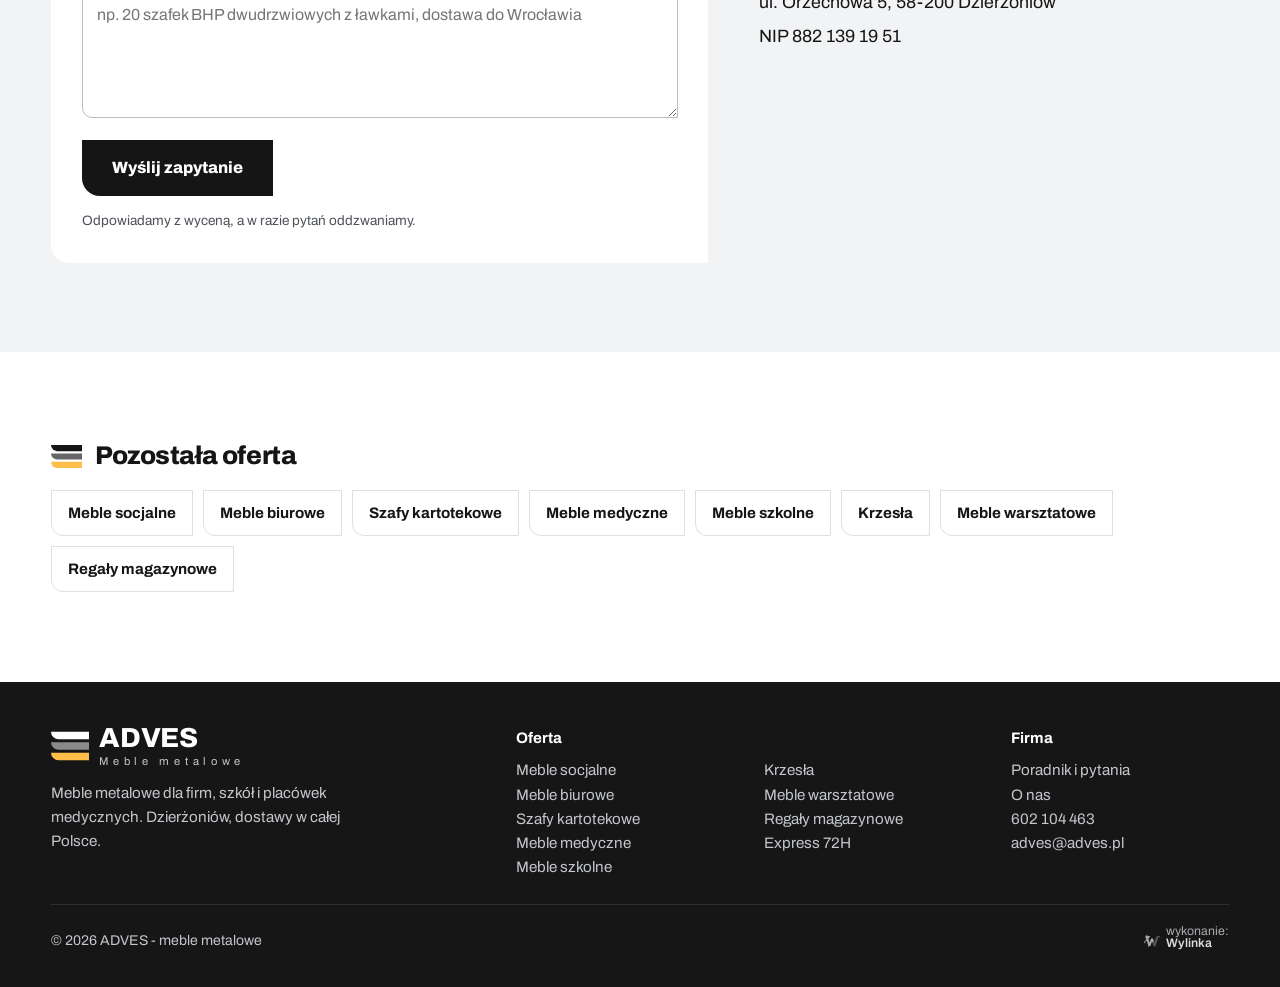
<file: rusztowania-jezdne/index.html>
<!doctype html>
<html lang="pl">
<head>
<meta charset="utf-8">
<meta name="viewport" content="width=device-width,initial-scale=1">
<meta name="robots" content="noindex,nofollow">
<title>Rusztowania jezdne i pojemniki na piasek i sól | ADVES</title>
<meta name="description" content="Rusztowania jezdne aluminiowe i pojemniki na piasek i sól. Zapytaj o dostępne modele i wycenę: 602 104 463.">
<meta property="og:title" content="Rusztowania jezdne i pojemniki na piasek i sól | ADVES">
<meta property="og:description" content="Rusztowania jezdne aluminiowe i pojemniki na piasek i sól. Zapytaj o dostępne modele i wycenę: 602 104 463.">
<meta property="og:type" content="website">
<meta property="og:locale" content="pl_PL">
<meta name="theme-color" content="#ffbd4a">
<link rel="icon" href="../img/favicon.svg" type="image/svg+xml">
<link rel="preload" as="font" type="font/woff2" href="../fonts/archivo-rdzen.woff2" crossorigin>
<style>
@font-face{font-family:"Archivo";font-style:normal;font-weight:400 800;font-display:swap;src:url(../fonts/archivo-rdzen.woff2) format("woff2");unicode-range:U+0020-007E,U+00A0,U+00A9,U+00AB,U+00B0,U+00B7,U+00BB,U+00D3,U+00D7,U+00F3,U+2013,U+2018-2019,U+201C-201E,U+2026}
@font-face{font-family:"Archivo";font-style:normal;font-weight:400 800;font-display:swap;src:url(../fonts/archivo-pl.woff2) format("woff2");unicode-range:U+0104-0107,U+0118-0119,U+0141-0144,U+015A-015B,U+0179-017C}
@font-face{font-family:"Archivo-fb";src:local("Arial");size-adjust:102%;ascent-override:90%;descent-override:22%;line-gap-override:0%}
:root{--amber:#ffbd4a;--amber2:#f2a81f;--ink:#151515;--grey:#666;--mut:#4f5359;--g:#f2f3f5;--line:#dcdfe3;--dark:#161616;--hh:64px;--w:min(calc(100vw - 32px),1760px);--r:0 0 0 18px}
@media (min-width:900px){:root{--hh:84px;--w:min(92vw,1760px)}}
*{box-sizing:border-box}
html{scroll-behavior:smooth;scroll-padding-top:var(--hh);-webkit-text-size-adjust:100%}
body{margin:0;font-family:Archivo,"Archivo-fb",system-ui,-apple-system,"Segoe UI",Roboto,sans-serif;font-size:clamp(16px,.22vw + 15px,19px);line-height:1.6;color:var(--ink);background:#fff;overflow-x:hidden}
img{display:block;max-width:100%;height:auto}
a{color:inherit}
h1,h2,h3{margin:0;font-weight:800;line-height:1.08;letter-spacing:-.015em}
h2{font-size:clamp(30px,3.1vw,60px)}
h3{font-size:clamp(20px,1.3vw,26px);line-height:1.2}
p{margin:0}
.wrap{width:var(--w);margin:0 auto}
.skip{position:absolute;left:-999px}.skip:focus{left:16px;top:8px;z-index:99;background:#fff;padding:8px 12px}
/* znak z logo: trzy belki (szuflady) */
.zn{display:flex;align-items:flex-start;gap:clamp(12px,1vw,20px)}
.zn::before{content:"";flex:none;width:clamp(30px,2.4vw,46px);aspect-ratio:40/30;margin-top:.12em;background:url("data:image/svg+xml,%3Csvg xmlns='http://www.w3.org/2000/svg' viewBox='0 0 40 30'%3E%3Cpath d='M0 0h40v8H8a8 8 0 0 1-8-8z' fill='%23151515'/%3E%3Cpath d='M0 11h40v8H8a8 8 0 0 1-8-8z' fill='%23666'/%3E%3Cpath d='M0 22h40v8H8a8 8 0 0 1-8-8z' fill='%23ffbd4a'/%3E%3C/svg%3E") no-repeat center/contain}
.ciem .zn::before{background-image:url("data:image/svg+xml,%3Csvg xmlns='http://www.w3.org/2000/svg' viewBox='0 0 40 30'%3E%3Cpath d='M0 0h40v8H8a8 8 0 0 1-8-8z' fill='%23fff'/%3E%3Cpath d='M0 11h40v8H8a8 8 0 0 1-8-8z' fill='%23a3a3a3'/%3E%3Cpath d='M0 22h40v8H8a8 8 0 0 1-8-8z' fill='%23ffbd4a'/%3E%3C/svg%3E")}
.pasy{height:21px;background:linear-gradient(var(--ink) 0 5px,transparent 5px 8px,var(--grey) 8px 13px,transparent 13px 16px,var(--amber) 16px 21px)}
.btn{display:inline-flex;align-items:center;justify-content:center;gap:10px;min-height:56px;padding:0 30px;background:var(--amber);color:var(--ink);font:800 1.02rem/1 Archivo,"Archivo-fb",Arial,sans-serif;text-decoration:none;border:0;border-radius:var(--r);cursor:pointer;-webkit-tap-highlight-color:transparent;transition:background .15s,transform .15s}
.btn:hover{background:var(--amber2)}
.btn:active{transform:translateY(1px)}
.btn.obw{background:transparent;color:#fff;box-shadow:inset 0 0 0 2px rgba(255,255,255,.85)}
.btn.obw:hover{background:rgba(255,255,255,.12)}
.btn.cz{background:var(--ink);color:#fff}.btn.cz:hover{background:#000}
.btn:focus-visible,.menu a:focus-visible,.karuzela button:focus-visible,a.lb:focus-visible{outline:3px solid #1f6feb;outline-offset:3px}
/* naglowek */
.top{position:sticky;top:0;z-index:50;height:var(--hh);background:#fff;transition:box-shadow .2s}
.top.sc{box-shadow:0 1px 0 var(--line),0 8px 22px rgba(0,0,0,.07)}
.top .wrap{height:100%;display:flex;align-items:center;justify-content:space-between;gap:18px}
.logo{display:flex;align-items:center;gap:10px;text-decoration:none;color:var(--ink)}
.logo svg{width:38px;height:30px;flex:none}
.logo b{display:block;font-weight:800;font-size:1.72rem;line-height:.9;letter-spacing:-.01em}
.logo small{display:block;font-size:.7rem;letter-spacing:.42em;margin-top:5px;color:#333;line-height:1}
.menu{display:flex;align-items:center;gap:clamp(14px,1.5vw,34px)}
.menu a{text-decoration:none;font-weight:700;font-size:.98rem;position:relative;padding:6px 0;color:var(--ink)}
.menu a:not(.btn).on::after,.menu a:not(.btn):not(.tel):hover::after{content:"";position:absolute;left:0;right:0;bottom:-2px;height:4px;background:var(--amber);border-radius:0 0 0 4px}
.menu .tel{white-space:nowrap}
.menu .btn{min-height:48px;padding:0 22px}
.burger{display:none}
@media (max-width:1320px){.menu .tel{display:none}}
@media (max-width:1100px){
  .menu{position:fixed;inset:var(--hh) 0 auto 0;background:#fff;flex-direction:column;align-items:stretch;gap:0;padding:6px 16px 22px;border-top:1px solid var(--line);box-shadow:0 18px 30px rgba(0,0,0,.14);transform:translateY(-8px);opacity:0;visibility:hidden;transition:.2s}
  .top.open .menu{transform:none;opacity:1;visibility:visible}
  .menu a{padding:15px 0;border-bottom:1px solid var(--line);font-size:1.08rem}
  .menu a.on::after,.menu a:hover::after{display:none}
  .menu a.on{color:#000;box-shadow:inset 5px 0 0 var(--amber);padding-left:14px}
  .menu .tel{display:block}
  .menu .btn{margin-top:16px;min-height:54px;border-bottom:0}
  .burger{display:flex;flex-direction:column;justify-content:center;gap:5px;width:48px;height:48px;padding:0 11px;background:var(--ink);border:0;border-radius:0 0 0 12px;cursor:pointer}
  .burger span{display:block;height:3px;background:#fff;border-radius:0 0 0 3px;transition:.2s}
  .burger span:nth-child(3){background:var(--amber)}
  .top.open .burger span:nth-child(1){transform:translateY(8px) rotate(45deg)}
  .top.open .burger span:nth-child(2){opacity:0}
  .top.open .burger span:nth-child(3){transform:translateY(-8px) rotate(-45deg);background:#fff}
}
/* hero: trzy drzwi szafek */
.hero{position:relative;display:flex;flex-direction:column;justify-content:flex-end;min-height:calc(100svh - var(--hh));color:#fff;background:var(--ink);isolation:isolate}
.drzwi{position:absolute;inset:0;display:grid;grid-template-columns:repeat(3,1fr);gap:4px;z-index:-2}
.drzwi img{width:100%;height:100%;object-fit:cover}
.hero::before{content:"";position:absolute;inset:0;z-index:-1;background:linear-gradient(180deg,rgba(10,10,10,.12) 0%,rgba(10,10,10,.5) 22%,rgba(10,10,10,.82) 50%,rgba(10,10,10,.92) 100%)}
.hero .wrap{padding:48px 0 34px}
.hero h1{font-size:clamp(34px,4.6vw,92px);max-width:14ch;text-wrap:balance}
.hero p{margin-top:16px;max-width:52ch;font-size:clamp(17px,1.05vw,21px);color:#eceff2}
.hero .akcje{display:flex;flex-wrap:wrap;gap:12px;margin-top:28px}
.hero .pasy{position:absolute;left:0;right:0;bottom:0;height:21px}
@media (min-width:900px){
  .hero{min-height:min(calc(100svh - var(--hh)),980px)}
  .hero .wrap{padding:80px 0 78px}
  .hero::before{background:linear-gradient(90deg,rgba(10,10,10,.86) 0%,rgba(10,10,10,.62) 38%,rgba(10,10,10,.12) 70%,rgba(10,10,10,0) 100%),linear-gradient(0deg,rgba(10,10,10,.45),rgba(10,10,10,0) 40%)}
}
@media (max-width:899px){.hero .akcje .btn{flex:1 1 auto}}
/* sekcje */
section{padding:clamp(64px,7vw,130px) 0}
.szary{background:var(--g)}
.ciem{background:var(--dark);color:#fff}
.lead{max-width:62ch;color:var(--mut);margin-top:18px;font-size:clamp(17px,1vw,20px)}
.ciem .lead{color:#c9ccd1}
.glowa{display:flex;justify-content:space-between;align-items:flex-end;gap:24px;flex-wrap:wrap;margin-bottom:clamp(30px,3vw,54px)}
/* kategorie */
.kat{display:grid;gap:clamp(14px,1.2vw,22px);grid-template-columns:repeat(2,1fr)}
@media (min-width:900px){.kat{grid-template-columns:repeat(4,1fr)}}
@media (min-width:1600px){.kat{grid-template-columns:repeat(8,1fr)}}
.kat article{background:#fff;border-radius:var(--r);overflow:hidden;display:flex;flex-direction:column;box-shadow:0 1px 0 var(--line)}
.kat .fot{position:relative;aspect-ratio:1;background:#fff;border-bottom:5px solid var(--amber)}
.kat .fot img{position:absolute;inset:8%;width:84%;height:84%;object-fit:contain}
.kat .tx{padding:16px 16px 20px}
.kat h3{font-size:clamp(17px,1.1vw,22px)}
.kat p{margin-top:8px;font-size:.88rem;color:var(--mut);line-height:1.45}
@media (max-width:420px){.kat .tx{padding:12px 12px 16px}.kat p{font-size:.82rem}}
/* karuzela */
.karuzela{position:relative}
.tor{display:grid;grid-auto-flow:column;grid-auto-columns:minmax(240px,78%);gap:16px;overflow-x:auto;scroll-snap-type:x mandatory;scrollbar-width:none;padding-bottom:4px;cursor:grab}
.tor::-webkit-scrollbar{display:none}
.tor.ciag{cursor:grabbing;scroll-snap-type:none}
.tor>*{scroll-snap-align:start}
@media (min-width:700px){.tor{grid-auto-columns:calc((100% - 32px)/3)}}
@media (min-width:1200px){.tor{grid-auto-columns:calc((100% - 64px)/5);gap:16px}}
.strz{display:flex;gap:10px}
.strz button{width:52px;height:52px;border:0;border-radius:0 0 0 14px;background:var(--amber);color:var(--ink);font:800 22px/1 Archivo,Arial,sans-serif;cursor:pointer}
.strz button:disabled{opacity:.35;cursor:default}
.karuzela.pelna .strz{display:none}
/* express */
.prod{background:#fff;color:var(--ink);border-radius:var(--r);overflow:hidden;display:flex;flex-direction:column;user-select:none}
.prod a.lb{position:relative;display:block;aspect-ratio:4/5;background:#fff}
.prod a.lb img{position:absolute;inset:7%;width:86%;height:86%;object-fit:contain;pointer-events:none}
.prod .tx{padding:16px 18px 20px;border-top:1px solid var(--line);flex:1}
.prod b{display:block;font-size:1.04rem;line-height:1.25}
.prod span{display:block;margin-top:6px;color:var(--mut);font-size:.92rem}
.prod .zn72{display:inline-block;margin-top:12px;padding:4px 10px;background:var(--amber);font-weight:800;font-size:.8rem;border-radius:0 0 0 8px}
.uwaga72{margin-top:30px;display:flex;flex-wrap:wrap;gap:16px 30px;align-items:center;color:#d6d9dd}
/* konfiguracja */
.konf{display:grid;gap:clamp(30px,4vw,80px);align-items:start}
@media (min-width:1000px){.konf{grid-template-columns:minmax(0,5fr) minmax(0,7fr)}}
.szafa{background:#fff;border:1px solid var(--line);border-radius:var(--r);display:flex;justify-content:center;padding:clamp(24px,3vw,56px);position:relative}
.szafa a{display:block}
.szafa img{height:min(70vh,720px);width:auto;max-width:100%;object-fit:contain}
.szafa figcaption{position:absolute;left:0;bottom:0;background:var(--ink);color:#fff;padding:10px 16px;font-weight:700;font-size:.9rem;border-radius:0 18px 0 0}
.spec{list-style:none;padding:0;margin:26px 0 0;display:grid;gap:0}
@media (min-width:700px){.spec{grid-template-columns:1fr 1fr;column-gap:34px}}
.spec li{position:relative;padding:14px 0 14px 32px;border-bottom:1px solid var(--line)}
.spec li::before{content:"";position:absolute;left:0;top:1.15em;width:18px;height:8px;background:var(--amber);border-radius:0 0 0 8px}
.dodatki{margin-top:clamp(30px,3vw,48px)}
.dodatki h3{margin-bottom:16px}
.dod{display:grid;grid-template-columns:repeat(3,1fr);gap:12px}
.dod a{display:block;background:#fff;border:1px solid var(--line);border-radius:var(--r);overflow:hidden;text-decoration:none}
.dod img{aspect-ratio:4/3;object-fit:contain;width:100%;padding:6%}
.dod span{display:block;padding:10px 12px;font-weight:700;font-size:.92rem;border-top:4px solid var(--amber)}
.dodatki p{margin-top:14px;color:var(--mut)}
/* dla kogo */
.kto{display:grid;gap:0;grid-template-columns:1fr}
@media (min-width:700px){.kto{grid-template-columns:repeat(2,1fr);gap:0 40px}}
@media (min-width:1200px){.kto{grid-template-columns:repeat(4,1fr)}}
.kto div{padding:24px 0;border-top:5px solid var(--ink)}
.kto div:nth-child(2){border-color:var(--grey)}.kto div:nth-child(3){border-color:var(--amber)}.kto div:nth-child(4){border-color:var(--ink)}
.kto p{margin-top:10px;color:var(--mut)}
.jak{margin-top:clamp(40px,4vw,70px);display:grid;gap:clamp(20px,3vw,60px);align-items:start}
@media (min-width:1000px){.jak{grid-template-columns:minmax(0,4fr) minmax(0,8fr)}}
.jak ul{list-style:none;margin:0;padding:0;display:grid;gap:0}
@media (min-width:700px){.jak ul{grid-template-columns:1fr 1fr;column-gap:34px}}
.jak li{position:relative;padding:14px 0 14px 32px;border-bottom:1px solid var(--line)}
.jak li::before{content:"";position:absolute;left:0;top:1.15em;width:18px;height:8px;background:var(--ink);border-radius:0 0 0 8px}
.jak li b{display:block}
/* o nas */
.onas{display:grid;gap:clamp(30px,4vw,80px);align-items:center}
@media (min-width:1000px){.onas{grid-template-columns:minmax(0,6fr) minmax(0,6fr)}}
.onas figure{margin:0;position:relative}
.onas figure a{display:block;border-radius:var(--r);overflow:hidden}
.onas figure img{width:100%;aspect-ratio:16/9;object-fit:cover}
.onas figcaption{margin-top:12px;color:var(--mut);font-size:.95rem}
.onas .txt p+p{margin-top:16px}
.onas .txt p{color:#33373c}
/* kontakt */
.kont{display:grid;gap:clamp(30px,4vw,80px);align-items:start}
@media (min-width:1000px){.kont{grid-template-columns:minmax(0,7fr) minmax(0,5fr)}}
form.pokaz{display:grid;gap:14px;background:#fff;padding:clamp(20px,2.4vw,40px);border-radius:var(--r);border-top:6px solid var(--amber)}
@media (min-width:700px){form.pokaz{grid-template-columns:1fr 1fr}.pole.cale,form.pokaz .btn,form.pokaz .info,form.pokaz .msg{grid-column:1/-1}}
.pole label{display:block;font-weight:700;font-size:.92rem;margin-bottom:6px}
.pole input,.pole textarea,.pole select{width:100%;font:inherit;font-size:16px;padding:13px 14px;border:1.5px solid #b9bec5;border-radius:0 0 0 10px;background:#fff;color:var(--ink)}
.pole textarea{min-height:130px;resize:vertical}
.pole input:focus,.pole textarea:focus,.pole select:focus{outline:3px solid var(--amber);outline-offset:0;border-color:var(--ink)}
form.pokaz .btn{justify-self:start}
form.pokaz .info{font-size:.85rem;color:var(--mut)}
.msg{padding:14px 16px;background:var(--ink);color:#fff;border-radius:0 0 0 12px}
.dane h3{margin-bottom:12px}
.dane p{margin-bottom:6px}
.dane a{font-weight:700;text-decoration:none;border-bottom:2px solid var(--amber)}
.dane .tel-duzy{display:block;font-size:clamp(26px,2.2vw,40px);font-weight:800;border:0;margin:8px 0 14px;letter-spacing:-.01em}
.dane .blok{padding:20px 0;border-top:1px solid var(--line)}
/* stopka */
footer{background:var(--dark);color:#c3c6cb;padding:44px 0 30px;font-size:.95rem}
footer .wrap{display:grid;grid-template-columns:1fr 1fr;gap:24px 30px}
@media (min-width:900px){footer .wrap{grid-template-columns:2fr 1fr 1fr 1fr}}
footer b{color:#fff;display:block;margin-bottom:8px}
footer .wrap>div:first-child{grid-column:1/-1}
@media (min-width:900px){footer .wrap>div:first-child{grid-column:auto}}
footer a{text-decoration:none}
footer a:hover{color:#fff}
footer .dol{grid-column:1/-1;display:flex;flex-wrap:wrap;gap:12px 24px;justify-content:space-between;align-items:center;border-top:1px solid #2e2f31;padding-top:20px;font-size:.88rem}
footer .logo{color:#fff}
footer .logo small{color:#c3c6cb}

.wylinka-badge{display:inline-flex;align-items:center;gap:.4em;color:inherit;text-decoration:none;font-size:.875em;line-height:1;opacity:.85}
.wylinka-badge:hover,.wylinka-badge:focus-visible{opacity:1}
.wylinka-badge:focus-visible{outline:2px solid currentColor;outline-offset:3px;border-radius:2px}
.wylinka-badge svg{width:18px;height:18px;flex:none;overflow:visible}
.wylinka-badge b{font-weight:600}
.wylinka-badge .wy-old{opacity:.45;transform-origin:40px 30px;transition:transform .32s cubic-bezier(.3,.7,.4,1),opacity .32s ease-out}
.wylinka-badge .wy-pod{opacity:0;transition:opacity .2s ease-out .08s}
.wylinka-badge:hover .wy-old,.wylinka-badge:focus-visible .wy-old{transform:translate(9px,7px) rotate(9deg);opacity:0}
.wylinka-badge:hover .wy-pod,.wylinka-badge:focus-visible .wy-pod{opacity:1}
@media (prefers-reduced-motion:reduce){.wylinka-badge .wy-old,.wylinka-badge .wy-pod{transition:none}.wylinka-badge:hover .wy-old,.wylinka-badge:focus-visible .wy-old{transform:none;opacity:.45}.wylinka-badge:hover .wy-pod,.wylinka-badge:focus-visible .wy-pod{opacity:0}}


/* lightbox */
#lb{border:0;padding:0;max-width:none;max-height:none;width:100vw;height:100dvh;background:rgba(12,12,12,.94);color:#fff}
#lb::backdrop{background:rgba(0,0,0,.6)}
#lb .lb-in{position:absolute;inset:60px 16px 70px;display:flex;align-items:center;justify-content:center}
#lb img{max-width:100%;max-height:100%;object-fit:contain;background:#fff}
#lb p{position:absolute;left:16px;right:16px;bottom:22px;text-align:center}
#lb button{position:absolute;width:52px;height:52px;border:0;border-radius:0 0 0 14px;background:var(--amber);color:var(--ink);font:800 24px/1 Archivo,Arial,sans-serif;cursor:pointer}
.lb-x{top:10px;right:12px}.lb-p{left:12px;top:50%}.lb-n{right:12px;top:50%}
body.lb-on{overflow:hidden}
@media (prefers-reduced-motion:reduce){html{scroll-behavior:auto}*{transition:none!important}}
/* v2: hero z jednym glownym zdjeciem, katalog B2B, podstrony */
.drzwi{grid-template-columns:1fr}
.drzwi .d1{display:none}
.drzwi .d2{object-position:50% 50%}
@media (min-width:900px){.drzwi{grid-template-columns:1fr 1fr}.drzwi .d1{display:block}}
.kat .karta{background:#fff;border-radius:var(--r);overflow:hidden;display:flex;flex-direction:column;box-shadow:0 1px 0 var(--line);text-decoration:none;color:inherit;position:relative;transition:box-shadow .2s,transform .2s}
.kat .karta:hover{box-shadow:0 0 0 2px var(--ink);transform:translateY(-2px)}
.kat .karta:focus-visible{outline:3px solid #1f6feb;outline-offset:3px}
.kat .fot.znak{display:flex;align-items:center;justify-content:center}
.kat .fot.znak svg{width:46%;height:auto}
.nowe{position:absolute;left:0;top:0;z-index:2;background:var(--ink);color:#fff;font-weight:800;font-size:.74rem;padding:6px 10px;border-radius:0 0 18px 0;line-height:1}
.kat .dalej{display:block;margin-top:10px;font-weight:800;font-size:.86rem}
.kat .dalej::after{content:" \2192"}
.takze{margin-top:22px;color:var(--mut);font-size:.95rem}
.takze a{font-weight:700;color:var(--ink);text-decoration:none;border-bottom:2px solid var(--amber)}
.btn.mini{min-height:44px;padding:0 16px;font-size:.9rem}
.prod .btn.mini{margin-top:14px;width:100%}
.prod .zn72{margin-right:8px}
/* poradnik na glownej */
.porady{display:grid;gap:clamp(14px,1.4vw,26px);grid-template-columns:1fr}
@media (min-width:800px){.porady{grid-template-columns:repeat(3,1fr)}}
.porada{display:flex;flex-direction:column;background:#fff;border:1px solid var(--line);border-radius:var(--r);overflow:hidden;text-decoration:none;color:inherit;transition:box-shadow .2s}
.porada:hover{box-shadow:0 0 0 2px var(--ink)}
.porada .fot{position:relative;aspect-ratio:16/9;background:#fff;border-bottom:5px solid var(--amber)}
.porada .fot img{position:absolute;inset:8%;width:84%;height:84%;object-fit:contain}
.porada .tx{padding:18px 20px 22px;display:flex;flex-direction:column;gap:8px;flex:1}
.porada p{color:var(--mut);font-size:.95rem}
.porada .dalej{margin-top:auto;font-weight:800;font-size:.92rem}
.porada .dalej::after{content:" \2192"}
.szary .porada{border-color:transparent}
.link-wiecej{display:inline-block;margin-top:26px;font-weight:800;text-decoration:none;border-bottom:3px solid var(--amber)}
/* naglowek podstrony */
.ph{background:var(--g);padding:clamp(28px,4vw,70px) 0 clamp(40px,5vw,90px)}
.ph .wrap{display:grid;gap:clamp(24px,4vw,70px);align-items:center}
@media (min-width:900px){.ph .wrap{grid-template-columns:minmax(0,7fr) minmax(0,5fr)}}
.ph h1{font-size:clamp(32px,3.6vw,68px);max-width:20ch;text-wrap:balance}
.ph .lead{margin-top:16px}
.ph .akcje{display:flex;flex-wrap:wrap;gap:12px;margin-top:26px}
.ph .btn.obw{color:var(--ink);box-shadow:inset 0 0 0 2px var(--ink)}
.ph .btn.obw:hover{background:#fff}
.ph figure{margin:0;background:#fff;border-radius:var(--r);border-bottom:6px solid var(--amber);display:flex;align-items:center;justify-content:center;aspect-ratio:4/3;padding:6%}
.ph figure img{max-height:100%;width:auto;object-fit:contain}
.ph figure svg{width:44%;height:auto}
@media (max-width:899px){.ph figure{aspect-ratio:16/9}}
.okr{font-size:.86rem;color:var(--mut);margin-bottom:18px;display:flex;flex-wrap:wrap;gap:6px}
.okr a{color:var(--ink);font-weight:700;text-decoration:none}
.okr a:hover{text-decoration:underline}
.okr span[aria-hidden]{color:#9aa0a6}
/* lista podkategorii i produktow */
.lista{border-bottom:1px solid var(--line)}
.wiersz{display:grid;gap:10px 30px;padding:22px 0 22px 34px;border-top:1px solid var(--line);position:relative;align-items:center}
.wiersz::before{content:"";position:absolute;left:0;top:30px;width:18px;height:8px;background:var(--amber);border-radius:0 0 0 8px}
@media (min-width:800px){.wiersz{grid-template-columns:minmax(0,1fr) auto}}
.wiersz p{color:var(--mut);margin-top:6px;font-size:.96rem}
.wiersz .btn{justify-self:start}
.grupa+.grupa{margin-top:clamp(36px,4vw,64px)}
.grupa>h2{font-size:clamp(24px,2vw,36px);margin-bottom:16px}
.tab{width:100%;border-collapse:collapse}
.tab th{text-align:left;font-size:.82rem;color:var(--mut);font-weight:700;padding:0 12px 10px 0;border-bottom:2px solid var(--ink)}
.tab td{padding:14px 12px 14px 0;border-bottom:1px solid var(--line);vertical-align:middle}
.tab td:last-child{text-align:right;padding-right:0}
.tab .kod{font-weight:800;white-space:nowrap}
.tab .zn72{display:inline-block;margin-left:8px;padding:3px 8px;background:var(--amber);font-weight:800;font-size:.74rem;border-radius:0 0 0 8px;vertical-align:middle;font-style:normal}
@media (max-width:699px){
  .tab thead{display:none}
  .tab tr{display:grid;grid-template-columns:1fr auto;gap:4px 12px;padding:14px 0;border-bottom:1px solid var(--line)}
  .tab td{border:0;padding:0}
  .tab td:nth-child(1){grid-column:1/-1}
  .tab td:nth-child(2){color:var(--mut);font-size:.92rem;align-self:center}
}
.uwaga{margin-top:22px;color:var(--mut);font-size:.95rem;max-width:70ch}
.pokrewne{display:flex;flex-wrap:wrap;gap:10px}
.pokrewne a{display:inline-block;padding:10px 16px;background:#fff;border:1px solid var(--line);border-radius:0 0 0 12px;text-decoration:none;font-weight:700;font-size:.95rem}
.pokrewne a:hover{border-color:var(--ink)}
/* artykul */
.art{display:grid;gap:clamp(30px,4vw,80px);align-items:start}
@media (min-width:1000px){.art{grid-template-columns:minmax(0,8fr) minmax(0,4fr)}}
.tresc{max-width:72ch}
.tresc h2{font-size:clamp(23px,1.8vw,32px);margin:clamp(30px,3vw,46px) 0 12px}
.tresc p{color:#2b2e33}
.tresc p+p{margin-top:14px}
.tresc ul{list-style:none;padding:0;margin:14px 0 0}
.tresc li{position:relative;padding:6px 0 6px 30px}
.tresc li::before{content:"";position:absolute;left:0;top:.95em;width:16px;height:7px;background:var(--amber);border-radius:0 0 0 7px}
.tresc .wstep{font-size:clamp(18px,1.15vw,22px);color:var(--ink)}
.meta{font-size:.9rem;color:var(--mut);margin-top:14px}
.boks{position:sticky;top:calc(var(--hh) + 20px);background:var(--dark);color:#fff;padding:clamp(22px,2vw,34px);border-radius:var(--r)}
.boks h2{font-size:clamp(22px,1.6vw,28px)}
.boks p{color:#c9ccd1;margin:12px 0 20px}
.boks .btn{width:100%}
.boks .tel-b{display:block;margin-top:14px;font-weight:800;font-size:1.3rem;text-decoration:none;text-align:center}
/* FAQ */
.faq{border-bottom:1px solid var(--line);max-width:900px}
.faq details{border-top:1px solid var(--line)}
.faq summary{list-style:none;cursor:pointer;padding:20px 48px 20px 0;font-weight:800;font-size:clamp(17px,1.15vw,21px);position:relative}
.faq summary::-webkit-details-marker{display:none}
.faq summary::after{content:"";position:absolute;right:6px;top:50%;width:18px;height:8px;margin-top:-4px;background:var(--amber);border-radius:0 0 0 8px;transition:transform .2s}
.faq details[open] summary::after{transform:rotate(90deg)}
.faq details p{padding:0 0 22px;color:#33373c;max-width:70ch}
section.bez-gory{padding-top:0}
section:not(.szary)>.wrap>.kont form.pokaz{box-shadow:0 0 0 1px var(--line)}
@media (max-width:899px){.ph figure.znak{display:none}}

</style>
<script type="application/ld+json">{"@context": "https://schema.org", "@type": "LocalBusiness", "@id": "https://adves.pl/#firma", "name": "ADVES - meble metalowe", "url": "https://adves.pl/", "telephone": "+48602104463", "email": "adves@adves.pl", "foundingDate": "2018", "taxID": "8821391951", "logo": "https://adves.pl/logo.png", "address": {"@type": "PostalAddress", "streetAddress": "ul. Orzechowa 5", "postalCode": "58-200", "addressLocality": "Dzierżoniów", "addressCountry": "PL"}, "areaServed": "PL", "description": "Metalowe szafy BHP, aktowe i kartotekowe, meble szkolne, medyczne i warsztatowe, regały magazynowe. Wycena na zapytanie, dostawa w całej Polsce."}</script>
<script type="application/ld+json">{"@context": "https://schema.org", "@type": "BreadcrumbList", "itemListElement": [{"@type": "ListItem", "position": 1, "name": "Strona główna", "item": "https://disaster26.github.io/adves-koncepcja/"}, {"@type": "ListItem", "position": 2, "name": "Oferta", "item": "https://disaster26.github.io/adves-koncepcja/#oferta"}, {"@type": "ListItem", "position": 3, "name": "Rusztowania jezdne i pojemniki na piasek", "item": "https://disaster26.github.io/adves-koncepcja/rusztowania-jezdne/"}]}</script>
<script type="application/ld+json">{"@context": "https://schema.org", "@type": "CollectionPage", "name": "Rusztowania jezdne i pojemniki na piasek i sól", "description": "Rusztowania jezdne aluminiowe i pojemniki na piasek i sól. Zapytaj o dostępne modele i wycenę: 602 104 463.", "url": "https://disaster26.github.io/adves-koncepcja/rusztowania-jezdne/", "about": ["Rusztowania jezdne", "Pojemniki na piasek i sól"]}</script>
</head>
<body>
<a class="skip" href="#tresc">Przejdź do treści</a>
<header class="top">
  <div class="wrap">
    <a class="logo" href="../">
      <svg viewBox="0 0 40 30" aria-hidden="true"><path d="M0 0h40v8H8a8 8 0 0 1-8-8z" fill="currentColor"/><path d="M0 11h40v8H8a8 8 0 0 1-8-8z" fill="#666"/><path d="M0 22h40v8H8a8 8 0 0 1-8-8z" fill="#ffbd4a"/></svg>
      <span><b>ADVES</b><small>Meble metalowe</small></span>
    </a>
    <nav class="menu" aria-label="Menu główne">
      <a href="../#oferta" class="on">Oferta</a>
      <a href="../#express">Express 72H</a>
      <a href="../poradnik/">Poradnik</a>
      <a href="../#o-nas">O nas</a>
      <a href="#kontakt">Kontakt</a>
      <a class="tel" href="tel:+48602104463">602 104 463</a>
      <a class="btn" href="#kontakt">Zapytaj o wycenę</a>
    </nav>
    <button class="burger" type="button" aria-label="Otwórz menu" aria-expanded="false"><span></span><span></span><span></span></button>
  </div>
</header>

<main id="tresc">
<section class="ph">
  <div class="wrap">
    <div>
      <nav class="okr" aria-label="Okruszki"><a href="../">Strona główna</a><span aria-hidden="true">/</span><a href="../#oferta">Oferta</a><span aria-hidden="true">/</span><span>Rusztowania jezdne i pojemniki na piasek</span></nav>
      <h1>Rusztowania jezdne i pojemniki na piasek i sól</h1>
      <p class="lead">Uzupełnienie oferty dla firm i zarządców budynków. Dostępne modele i wycenę podajemy na zapytanie.</p>
      <div class="akcje"><a class="btn" href="#kontakt" data-zapytaj="Rusztowania jezdne i pojemniki na piasek">Zapytaj o wycenę</a><a class="btn obw" href="tel:+48602104463">602 104 463</a></div>
    </div>
    <figure><img src="../img/k-rusztowania.webp" width="300" height="300" alt="Aluminiowe rusztowanie jezdne" fetchpriority="high" decoding="async"></figure>
  </div>
</section>
<section>
  <div class="wrap">
    <div class="glowa"><div><h2 class="zn">Co obejmuje oferta</h2><p class="lead">Nie podajemy cen w sklepie: każdą pozycję wyceniamy pod liczbę sztuk, konfigurację i miejsce dostawy.</p></div></div>
    <div class="lista">
<div class="wiersz"><div><h3>Rusztowania jezdne</h3><p>Aluminiowe rusztowania jezdne do prac na wysokości wewnątrz i na zewnątrz.</p></div><a class="btn mini cz" href="#kontakt" data-zapytaj="Rusztowania jezdne">Zapytaj o wycenę</a></div>
<div class="wiersz"><div><h3>Pojemniki na piasek i sól</h3><p>Pojemniki o różnej pojemności na piasek i sól do posypywania zimą.</p></div><a class="btn mini cz" href="#kontakt" data-zapytaj="Pojemniki na piasek i sól">Zapytaj o wycenę</a></div>
    </div>
    
  </div>
</section>
<section id="kontakt" class="szary">
  <div class="wrap">
    <div class="glowa"><div><h2 class="zn">Zapytaj o wycenę</h2><p class="lead">Napisz, jakich mebli potrzebujesz i ile sztuk. Przygotujemy ofertę dopasowaną do Twojego zamówienia, a jeśli wolisz rozmowę, zadzwoń.</p></div></div>
    <div class="kont">
      <form class="pokaz" novalidate>
        <div class="pole"><label for="f-im">Imię, nazwisko / firma</label><input id="f-im" name="imie" autocomplete="name" required></div>
        <div class="pole"><label for="f-tel">Telefon</label><input id="f-tel" name="tel" type="tel" autocomplete="tel"></div>
        <div class="pole cale"><label for="f-em">E-mail</label><input id="f-em" name="email" type="email" autocomplete="email" required></div>
        <div class="pole cale"><label for="f-wi">Czego potrzebujesz?</label><textarea id="f-wi" name="wiadomosc" required placeholder="np. 20 szafek BHP dwudrzwiowych z ławkami, dostawa do Wrocławia"></textarea></div>
        <button class="btn cz" type="submit">Wyślij zapytanie</button>
        <p class="info">Odpowiadamy z wyceną, a w razie pytań oddzwaniamy.</p>
        <p class="msg" hidden tabindex="-1">To jest podgląd strony - na docelowej stronie formularz wyśle zapytanie do ADVES.</p>
      </form>
      <div class="dane">
        <h3>ADVES - meble metalowe</h3>
        <a class="tel-duzy" href="tel:+48602104463">602 104 463</a>
        <div class="blok">
          <p>Tel. <a href="tel:+48691581010">691 581 010</a></p>
          <p>Tel. <a href="tel:+48746459424">74 645 94 24</a></p>
          <p><a href="mailto:adves@adves.pl">adves@adves.pl</a></p>
        </div>
        <div class="blok">
          <p>ul. Orzechowa 5, 58-200 Dzierżoniów</p>
          <p>NIP 882 139 19 51</p>
        </div>
      </div>
    </div>
  </div>
</section>
<section>
  <div class="wrap">
    <h2 class="zn" style="font-size:clamp(24px,2vw,36px);margin-bottom:20px">Pozostała oferta</h2>
    <div class="pokrewne"><a href="../meble-socjalne/">Meble socjalne</a><a href="../meble-biurowe/">Meble biurowe</a><a href="../szafy-kartotekowe/">Szafy kartotekowe</a><a href="../meble-medyczne/">Meble medyczne</a><a href="../meble-szkolne/">Meble szkolne</a><a href="../krzesla/">Krzesła</a><a href="../meble-warsztatowe/">Meble warsztatowe</a><a href="../regaly-magazynowe/">Regały magazynowe</a></div>
  </div>
</section>
</main>
<footer>
  <div class="wrap">
    <div>
      <a class="logo" href="../"><svg viewBox="0 0 40 30" aria-hidden="true" width="38" height="30"><path d="M0 0h40v8H8a8 8 0 0 1-8-8z" fill="#fff"/><path d="M0 11h40v8H8a8 8 0 0 1-8-8z" fill="#8a8a8a"/><path d="M0 22h40v8H8a8 8 0 0 1-8-8z" fill="#ffbd4a"/></svg><span><b style="margin:0">ADVES</b><small>Meble metalowe</small></span></a>
      <p style="margin-top:14px;max-width:36ch">Meble metalowe dla firm, szkół i placówek medycznych. Dzierżoniów, dostawy w całej Polsce.</p>
    </div>
    <div><b>Oferta</b><a href="../meble-socjalne/">Meble socjalne</a><br><a href="../meble-biurowe/">Meble biurowe</a><br><a href="../szafy-kartotekowe/">Szafy kartotekowe</a><br><a href="../meble-medyczne/">Meble medyczne</a><br><a href="../meble-szkolne/">Meble szkolne</a></div>
    <div><b>&nbsp;</b><a href="../krzesla/">Krzesła</a><br><a href="../meble-warsztatowe/">Meble warsztatowe</a><br><a href="../regaly-magazynowe/">Regały magazynowe</a><br><a href="../#express">Express 72H</a></div>
    <div><b>Firma</b><a href="../poradnik/">Poradnik i pytania</a><br><a href="../#o-nas">O nas</a><br><a href="tel:+48602104463">602 104 463</a><br><a href="mailto:adves@adves.pl">adves@adves.pl</a></div>
    <div class="dol"><span>© <span class="rok">2026</span> ADVES - meble metalowe</span><a class="wylinka-badge" href="https://wylinka.pl/?utm_source=adves.pl&amp;utm_medium=stopka&amp;utm_campaign=wykonanie" rel="noopener" title="Strona wykonana przez Wylinka"><svg viewBox="0 0 64 64" aria-hidden="true" focusable="false" fill="currentColor"><path d="M9.8 22.8l-1.2-7.9 2.2-3.7 15.5 4.6-.5 1.5-7.2 5.5 4.7 15.6 5-15.6 7 0 4.1 12.7-4.2-.9-2.6 1.8-.8-2.2-5.3 15.6-4.3 0 .4 .2-2.1 2.8-1.3-1.1 1.1-1.4-3.1 .2-.1-1.7 2.2-.1-5.7-16.5-4.8 .6-.8 3.1 0 .5-.3 .5 .8 2.2-1.6 .5-.4-1.3-.8 1.6-1.5-.8 .8-1.6-1.4 .6-.6-1.6 2.3-.8 .2-.4 1.3-4.8 5.9-.8-2.4-6.9zM15.2 13.7l-.1-.4-.4 .8-.1 .8 .1 1 .1 .4 .3 .7 .3-.9 .1-.7 0-.8z"/><path class="wy-pod" d="M37.1 49.8l-4.5-13.3 2.6-1.8 4.2 .9 .9 2.8 3-9.7 0-.5 .1-.8 3.2-8.4 .5-1 .6-1 .9-1.1 1.3-1 1.1-.7 1.4-.5 1.4-.3 .7 0 .9 0 1.2 .3 1.4 .6 .8 .5 .7 .7 .6 .7 .5 .9 .3 .9 .1 .9 0 .8-.2 .9-.5 .9-.5 .6-.7 .5-.7 .3-.1-.1 0-.1 .5-.5 .3-.7 .2-.5 0-.6-.1-.6-.3-.7-.4-.5-.4-.4-.5-.3-.6-.3-.7 0-.7 .1-.6 .1-.5 .4-.5 .5-.3 .5-.2 .7-.1 1.5-1.4 5.1-.8 3.3-.3 .7-.5 .7-6 17.5 1.9 .1-.1 1.7-3.1-.2 1.1 1.4-1.3 1.1-2.1-2.8 .4-.2z"/><path class="wy-old" d="M40.8 50l.4-.2-4.1 0-4.2-12.5 2.5-1.7 4.3 .9 .6 1.9 .6-1.6 0-.3 2.4-7.8 0-.5 .1-.8 3.2-8.4 .4-.8 .6-.9 .9-1.2 .9-.9 1.3-.8 1.4-.6 1.2-.3 1.4-.1 1.3 .1 .6 .2 .8 .3 1.1 .6 .9 .7 .7 .9 .5 .9 .3 .9 .1 1.1-.1 .9-.3 .9-.4 .7-.6 .7-.6 .4-.6 .2-.1-.1 0-.1 .5-.5 .3-.7 .2-.5 0-.5-.1-.6-.2-.6-.3-.5-.4-.5-.5-.3-.6-.3-.7-.1-.6 0-.6 .1-.6 .3-.6 .5-.3 .4-.2 .5-.1 .5-.1 1.5-1.4 5.1-.8 3.3-.3 .7-.5 .7-6 17.5 1.9 .1-.1 1.7-3.1-.2 1.1 1.4-1.3 1.1zM49.6 17.1l.6 1.7-1.5 1.9 .4 .4 1.8-2.1-.7-2.1zM48.1 28.3l.5 1.8-1.7 1.8 .4 .4 1.9-2-.6-2.2zM37.9 41.7l1.7-1.5-.4-.4-1.7 1.4zM42.6 38.7l-1.5 2.8 1.1 2-1.3 2.6 .5 .2 1.5-2.8-1.1-2 1.4-2.5z"/></svg><span>wykonanie: <b>Wylinka</b></span></a>
</div>
  </div>
</footer>
<dialog id="lb" aria-label="Podgląd zdjęcia">
  <div class="lb-in"><img alt=""></div>
  <p></p>
  <button class="lb-x" type="button" aria-label="Zamknij">&#215;</button>
  <button class="lb-p" type="button" aria-label="Poprzednie zdjęcie">&#8592;</button>
  <button class="lb-n" type="button" aria-label="Następne zdjęcie">&#8594;</button>
</dialog>
<script src="../app.js" defer></script>
</body>
</html>
</file>
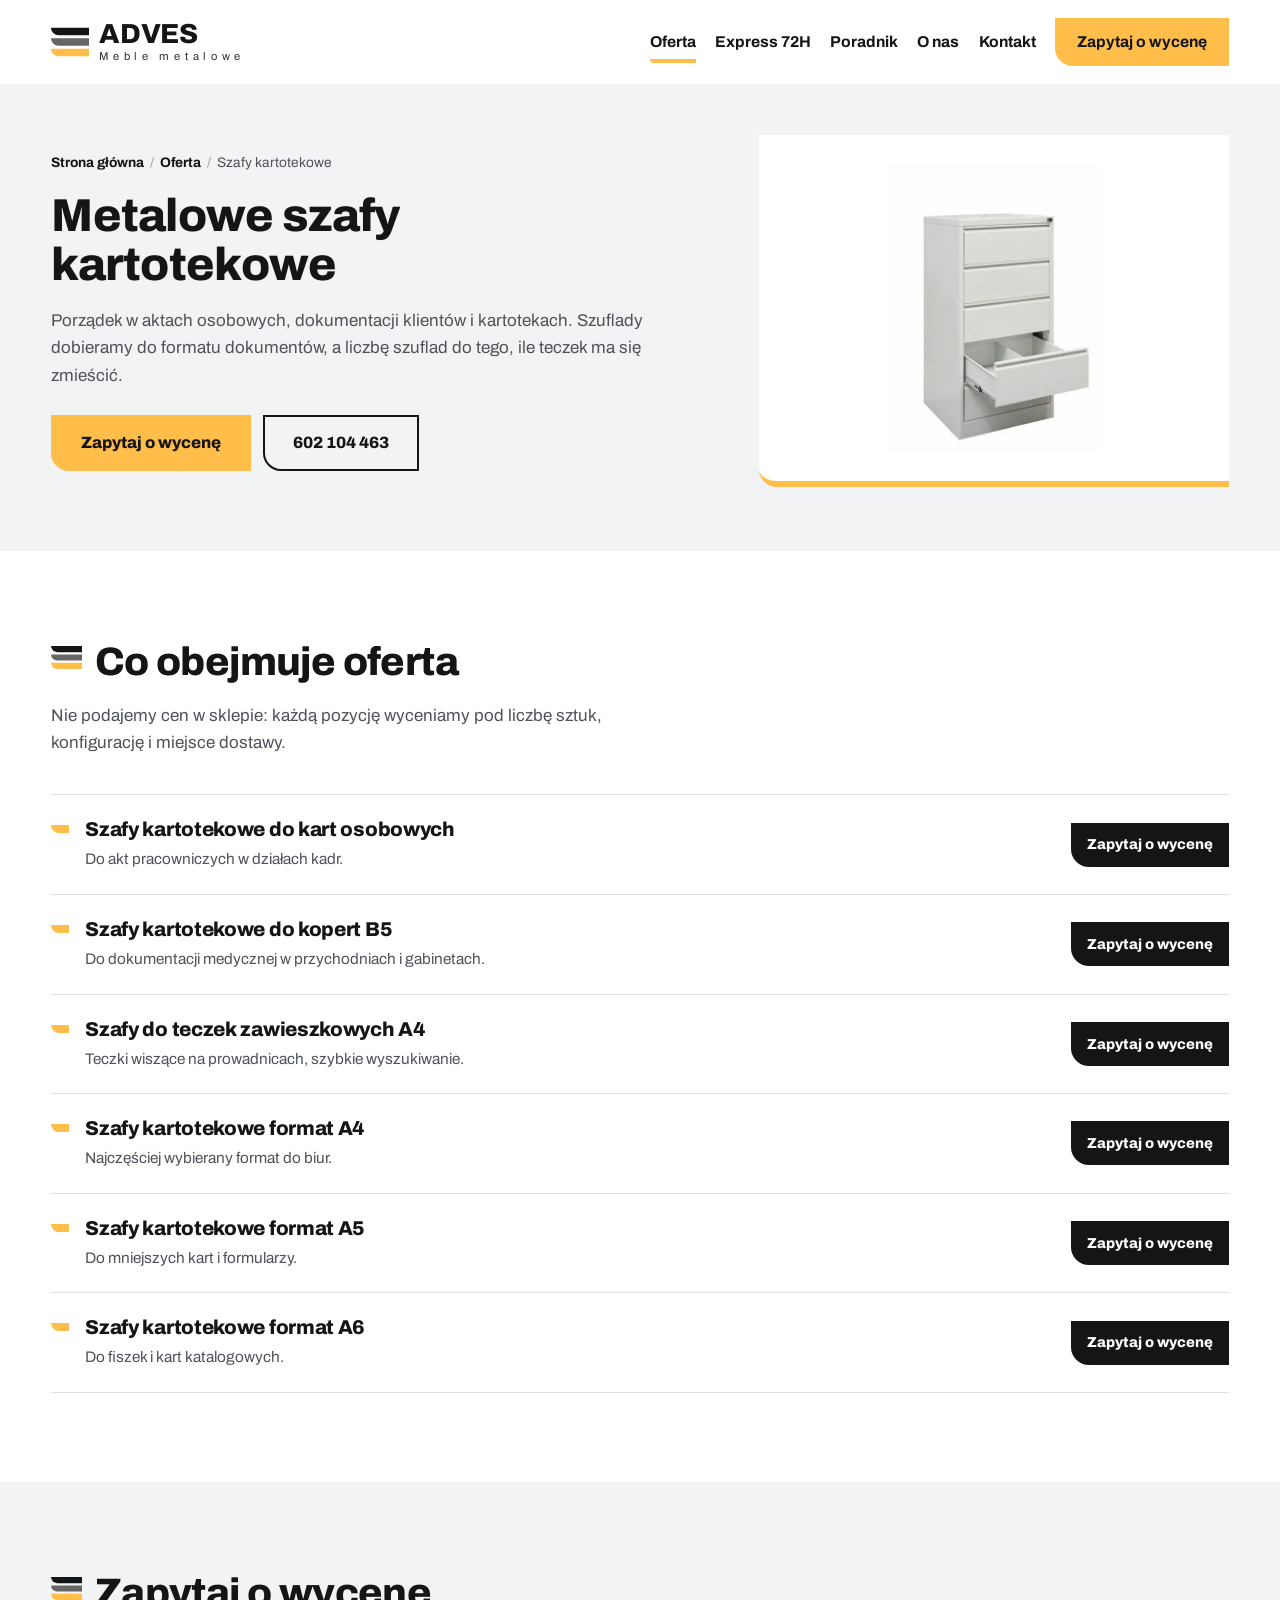
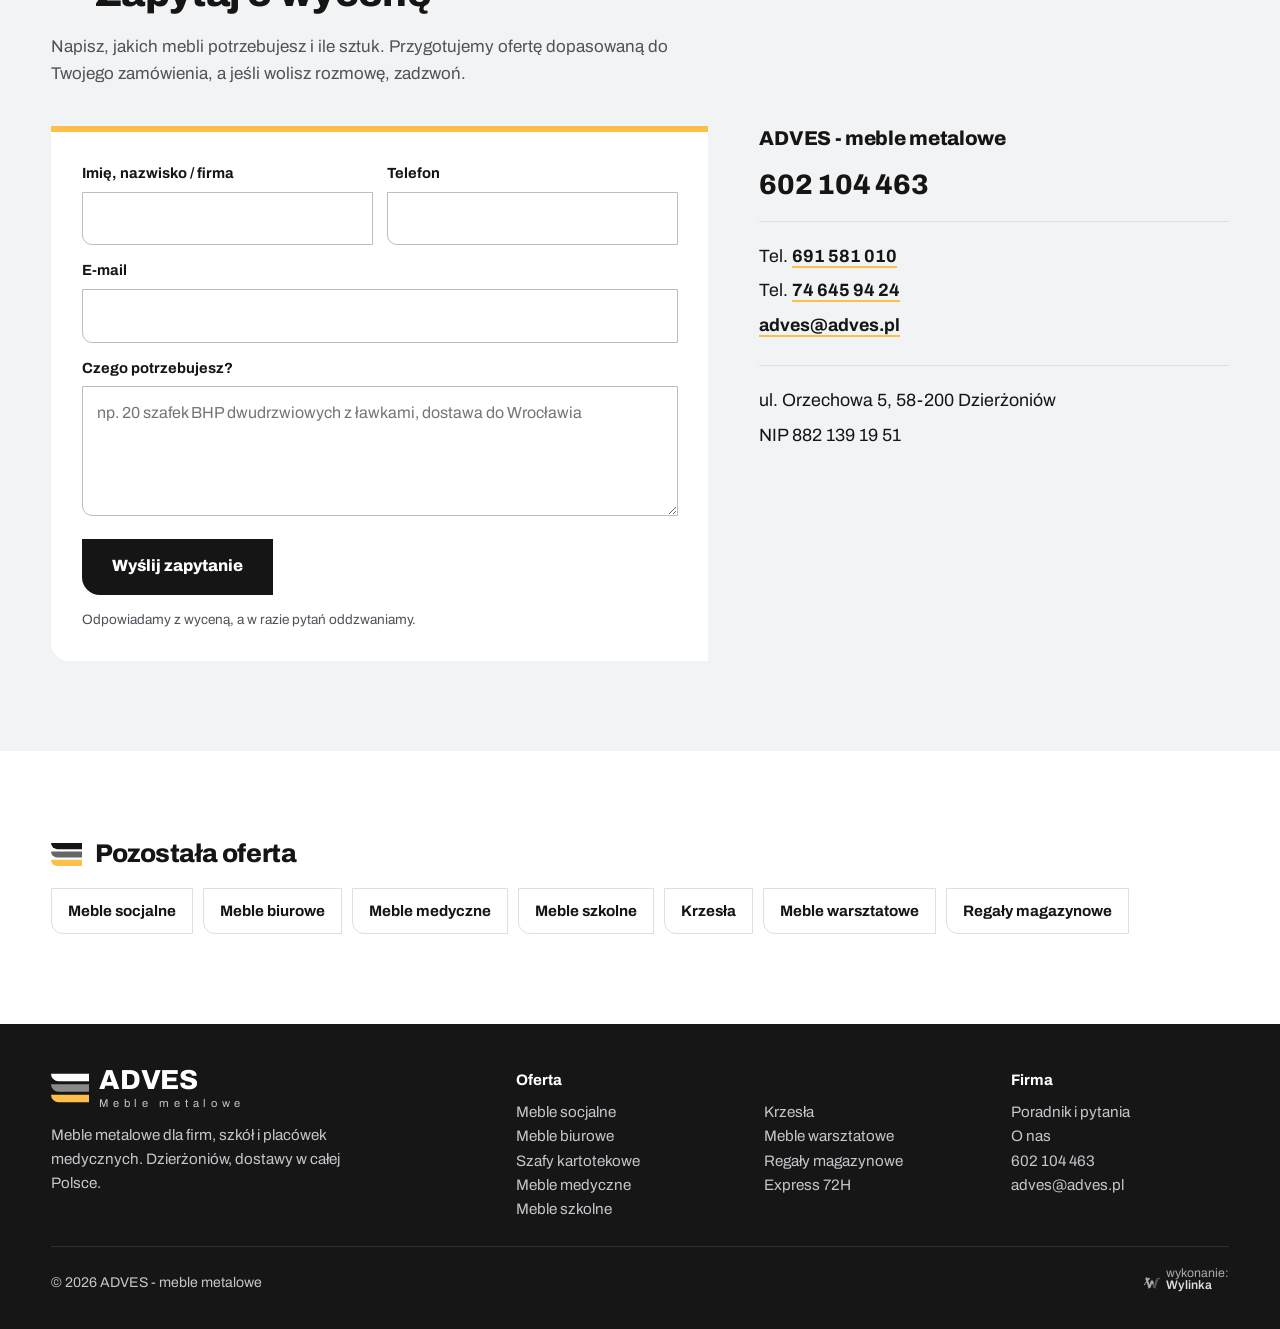
<file: szafy-kartotekowe/index.html>
<!doctype html>
<html lang="pl">
<head>
<meta charset="utf-8">
<meta name="viewport" content="width=device-width,initial-scale=1">
<meta name="robots" content="noindex,nofollow">
<title>Metalowe szafy kartotekowe A4, A5, A6 | ADVES</title>
<meta name="description" content="Szafy kartotekowe do teczek zawieszkowych A4, kart osobowych, kopert B5 i formatów A5, A6. Metalowe, zamykane, z pełnym wysuwem szuflad. Zapytaj o wycenę.">
<meta property="og:title" content="Metalowe szafy kartotekowe A4, A5, A6 | ADVES">
<meta property="og:description" content="Szafy kartotekowe do teczek zawieszkowych A4, kart osobowych, kopert B5 i formatów A5, A6. Metalowe, zamykane, z pełnym wysuwem szuflad. Zapytaj o wycenę.">
<meta property="og:type" content="website">
<meta property="og:locale" content="pl_PL">
<meta name="theme-color" content="#ffbd4a">
<link rel="icon" href="../img/favicon.svg" type="image/svg+xml">
<link rel="preload" as="font" type="font/woff2" href="../fonts/archivo-rdzen.woff2" crossorigin>
<style>
@font-face{font-family:"Archivo";font-style:normal;font-weight:400 800;font-display:swap;src:url(../fonts/archivo-rdzen.woff2) format("woff2");unicode-range:U+0020-007E,U+00A0,U+00A9,U+00AB,U+00B0,U+00B7,U+00BB,U+00D3,U+00D7,U+00F3,U+2013,U+2018-2019,U+201C-201E,U+2026}
@font-face{font-family:"Archivo";font-style:normal;font-weight:400 800;font-display:swap;src:url(../fonts/archivo-pl.woff2) format("woff2");unicode-range:U+0104-0107,U+0118-0119,U+0141-0144,U+015A-015B,U+0179-017C}
@font-face{font-family:"Archivo-fb";src:local("Arial");size-adjust:102%;ascent-override:90%;descent-override:22%;line-gap-override:0%}
:root{--amber:#ffbd4a;--amber2:#f2a81f;--ink:#151515;--grey:#666;--mut:#4f5359;--g:#f2f3f5;--line:#dcdfe3;--dark:#161616;--hh:64px;--w:min(calc(100vw - 32px),1760px);--r:0 0 0 18px}
@media (min-width:900px){:root{--hh:84px;--w:min(92vw,1760px)}}
*{box-sizing:border-box}
html{scroll-behavior:smooth;scroll-padding-top:var(--hh);-webkit-text-size-adjust:100%}
body{margin:0;font-family:Archivo,"Archivo-fb",system-ui,-apple-system,"Segoe UI",Roboto,sans-serif;font-size:clamp(16px,.22vw + 15px,19px);line-height:1.6;color:var(--ink);background:#fff;overflow-x:hidden}
img{display:block;max-width:100%;height:auto}
a{color:inherit}
h1,h2,h3{margin:0;font-weight:800;line-height:1.08;letter-spacing:-.015em}
h2{font-size:clamp(30px,3.1vw,60px)}
h3{font-size:clamp(20px,1.3vw,26px);line-height:1.2}
p{margin:0}
.wrap{width:var(--w);margin:0 auto}
.skip{position:absolute;left:-999px}.skip:focus{left:16px;top:8px;z-index:99;background:#fff;padding:8px 12px}
/* znak z logo: trzy belki (szuflady) */
.zn{display:flex;align-items:flex-start;gap:clamp(12px,1vw,20px)}
.zn::before{content:"";flex:none;width:clamp(30px,2.4vw,46px);aspect-ratio:40/30;margin-top:.12em;background:url("data:image/svg+xml,%3Csvg xmlns='http://www.w3.org/2000/svg' viewBox='0 0 40 30'%3E%3Cpath d='M0 0h40v8H8a8 8 0 0 1-8-8z' fill='%23151515'/%3E%3Cpath d='M0 11h40v8H8a8 8 0 0 1-8-8z' fill='%23666'/%3E%3Cpath d='M0 22h40v8H8a8 8 0 0 1-8-8z' fill='%23ffbd4a'/%3E%3C/svg%3E") no-repeat center/contain}
.ciem .zn::before{background-image:url("data:image/svg+xml,%3Csvg xmlns='http://www.w3.org/2000/svg' viewBox='0 0 40 30'%3E%3Cpath d='M0 0h40v8H8a8 8 0 0 1-8-8z' fill='%23fff'/%3E%3Cpath d='M0 11h40v8H8a8 8 0 0 1-8-8z' fill='%23a3a3a3'/%3E%3Cpath d='M0 22h40v8H8a8 8 0 0 1-8-8z' fill='%23ffbd4a'/%3E%3C/svg%3E")}
.pasy{height:21px;background:linear-gradient(var(--ink) 0 5px,transparent 5px 8px,var(--grey) 8px 13px,transparent 13px 16px,var(--amber) 16px 21px)}
.btn{display:inline-flex;align-items:center;justify-content:center;gap:10px;min-height:56px;padding:0 30px;background:var(--amber);color:var(--ink);font:800 1.02rem/1 Archivo,"Archivo-fb",Arial,sans-serif;text-decoration:none;border:0;border-radius:var(--r);cursor:pointer;-webkit-tap-highlight-color:transparent;transition:background .15s,transform .15s}
.btn:hover{background:var(--amber2)}
.btn:active{transform:translateY(1px)}
.btn.obw{background:transparent;color:#fff;box-shadow:inset 0 0 0 2px rgba(255,255,255,.85)}
.btn.obw:hover{background:rgba(255,255,255,.12)}
.btn.cz{background:var(--ink);color:#fff}.btn.cz:hover{background:#000}
.btn:focus-visible,.menu a:focus-visible,.karuzela button:focus-visible,a.lb:focus-visible{outline:3px solid #1f6feb;outline-offset:3px}
/* naglowek */
.top{position:sticky;top:0;z-index:50;height:var(--hh);background:#fff;transition:box-shadow .2s}
.top.sc{box-shadow:0 1px 0 var(--line),0 8px 22px rgba(0,0,0,.07)}
.top .wrap{height:100%;display:flex;align-items:center;justify-content:space-between;gap:18px}
.logo{display:flex;align-items:center;gap:10px;text-decoration:none;color:var(--ink)}
.logo svg{width:38px;height:30px;flex:none}
.logo b{display:block;font-weight:800;font-size:1.72rem;line-height:.9;letter-spacing:-.01em}
.logo small{display:block;font-size:.7rem;letter-spacing:.42em;margin-top:5px;color:#333;line-height:1}
.menu{display:flex;align-items:center;gap:clamp(14px,1.5vw,34px)}
.menu a{text-decoration:none;font-weight:700;font-size:.98rem;position:relative;padding:6px 0;color:var(--ink)}
.menu a:not(.btn).on::after,.menu a:not(.btn):not(.tel):hover::after{content:"";position:absolute;left:0;right:0;bottom:-2px;height:4px;background:var(--amber);border-radius:0 0 0 4px}
.menu .tel{white-space:nowrap}
.menu .btn{min-height:48px;padding:0 22px}
.burger{display:none}
@media (max-width:1320px){.menu .tel{display:none}}
@media (max-width:1100px){
  .menu{position:fixed;inset:var(--hh) 0 auto 0;background:#fff;flex-direction:column;align-items:stretch;gap:0;padding:6px 16px 22px;border-top:1px solid var(--line);box-shadow:0 18px 30px rgba(0,0,0,.14);transform:translateY(-8px);opacity:0;visibility:hidden;transition:.2s}
  .top.open .menu{transform:none;opacity:1;visibility:visible}
  .menu a{padding:15px 0;border-bottom:1px solid var(--line);font-size:1.08rem}
  .menu a.on::after,.menu a:hover::after{display:none}
  .menu a.on{color:#000;box-shadow:inset 5px 0 0 var(--amber);padding-left:14px}
  .menu .tel{display:block}
  .menu .btn{margin-top:16px;min-height:54px;border-bottom:0}
  .burger{display:flex;flex-direction:column;justify-content:center;gap:5px;width:48px;height:48px;padding:0 11px;background:var(--ink);border:0;border-radius:0 0 0 12px;cursor:pointer}
  .burger span{display:block;height:3px;background:#fff;border-radius:0 0 0 3px;transition:.2s}
  .burger span:nth-child(3){background:var(--amber)}
  .top.open .burger span:nth-child(1){transform:translateY(8px) rotate(45deg)}
  .top.open .burger span:nth-child(2){opacity:0}
  .top.open .burger span:nth-child(3){transform:translateY(-8px) rotate(-45deg);background:#fff}
}
/* hero: trzy drzwi szafek */
.hero{position:relative;display:flex;flex-direction:column;justify-content:flex-end;min-height:calc(100svh - var(--hh));color:#fff;background:var(--ink);isolation:isolate}
.drzwi{position:absolute;inset:0;display:grid;grid-template-columns:repeat(3,1fr);gap:4px;z-index:-2}
.drzwi img{width:100%;height:100%;object-fit:cover}
.hero::before{content:"";position:absolute;inset:0;z-index:-1;background:linear-gradient(180deg,rgba(10,10,10,.12) 0%,rgba(10,10,10,.5) 22%,rgba(10,10,10,.82) 50%,rgba(10,10,10,.92) 100%)}
.hero .wrap{padding:48px 0 34px}
.hero h1{font-size:clamp(34px,4.6vw,92px);max-width:14ch;text-wrap:balance}
.hero p{margin-top:16px;max-width:52ch;font-size:clamp(17px,1.05vw,21px);color:#eceff2}
.hero .akcje{display:flex;flex-wrap:wrap;gap:12px;margin-top:28px}
.hero .pasy{position:absolute;left:0;right:0;bottom:0;height:21px}
@media (min-width:900px){
  .hero{min-height:min(calc(100svh - var(--hh)),980px)}
  .hero .wrap{padding:80px 0 78px}
  .hero::before{background:linear-gradient(90deg,rgba(10,10,10,.86) 0%,rgba(10,10,10,.62) 38%,rgba(10,10,10,.12) 70%,rgba(10,10,10,0) 100%),linear-gradient(0deg,rgba(10,10,10,.45),rgba(10,10,10,0) 40%)}
}
@media (max-width:899px){.hero .akcje .btn{flex:1 1 auto}}
/* sekcje */
section{padding:clamp(64px,7vw,130px) 0}
.szary{background:var(--g)}
.ciem{background:var(--dark);color:#fff}
.lead{max-width:62ch;color:var(--mut);margin-top:18px;font-size:clamp(17px,1vw,20px)}
.ciem .lead{color:#c9ccd1}
.glowa{display:flex;justify-content:space-between;align-items:flex-end;gap:24px;flex-wrap:wrap;margin-bottom:clamp(30px,3vw,54px)}
/* kategorie */
.kat{display:grid;gap:clamp(14px,1.2vw,22px);grid-template-columns:repeat(2,1fr)}
@media (min-width:900px){.kat{grid-template-columns:repeat(4,1fr)}}
@media (min-width:1600px){.kat{grid-template-columns:repeat(8,1fr)}}
.kat article{background:#fff;border-radius:var(--r);overflow:hidden;display:flex;flex-direction:column;box-shadow:0 1px 0 var(--line)}
.kat .fot{position:relative;aspect-ratio:1;background:#fff;border-bottom:5px solid var(--amber)}
.kat .fot img{position:absolute;inset:8%;width:84%;height:84%;object-fit:contain}
.kat .tx{padding:16px 16px 20px}
.kat h3{font-size:clamp(17px,1.1vw,22px)}
.kat p{margin-top:8px;font-size:.88rem;color:var(--mut);line-height:1.45}
@media (max-width:420px){.kat .tx{padding:12px 12px 16px}.kat p{font-size:.82rem}}
/* karuzela */
.karuzela{position:relative}
.tor{display:grid;grid-auto-flow:column;grid-auto-columns:minmax(240px,78%);gap:16px;overflow-x:auto;scroll-snap-type:x mandatory;scrollbar-width:none;padding-bottom:4px;cursor:grab}
.tor::-webkit-scrollbar{display:none}
.tor.ciag{cursor:grabbing;scroll-snap-type:none}
.tor>*{scroll-snap-align:start}
@media (min-width:700px){.tor{grid-auto-columns:calc((100% - 32px)/3)}}
@media (min-width:1200px){.tor{grid-auto-columns:calc((100% - 64px)/5);gap:16px}}
.strz{display:flex;gap:10px}
.strz button{width:52px;height:52px;border:0;border-radius:0 0 0 14px;background:var(--amber);color:var(--ink);font:800 22px/1 Archivo,Arial,sans-serif;cursor:pointer}
.strz button:disabled{opacity:.35;cursor:default}
.karuzela.pelna .strz{display:none}
/* express */
.prod{background:#fff;color:var(--ink);border-radius:var(--r);overflow:hidden;display:flex;flex-direction:column;user-select:none}
.prod a.lb{position:relative;display:block;aspect-ratio:4/5;background:#fff}
.prod a.lb img{position:absolute;inset:7%;width:86%;height:86%;object-fit:contain;pointer-events:none}
.prod .tx{padding:16px 18px 20px;border-top:1px solid var(--line);flex:1}
.prod b{display:block;font-size:1.04rem;line-height:1.25}
.prod span{display:block;margin-top:6px;color:var(--mut);font-size:.92rem}
.prod .zn72{display:inline-block;margin-top:12px;padding:4px 10px;background:var(--amber);font-weight:800;font-size:.8rem;border-radius:0 0 0 8px}
.uwaga72{margin-top:30px;display:flex;flex-wrap:wrap;gap:16px 30px;align-items:center;color:#d6d9dd}
/* konfiguracja */
.konf{display:grid;gap:clamp(30px,4vw,80px);align-items:start}
@media (min-width:1000px){.konf{grid-template-columns:minmax(0,5fr) minmax(0,7fr)}}
.szafa{background:#fff;border:1px solid var(--line);border-radius:var(--r);display:flex;justify-content:center;padding:clamp(24px,3vw,56px);position:relative}
.szafa a{display:block}
.szafa img{height:min(70vh,720px);width:auto;max-width:100%;object-fit:contain}
.szafa figcaption{position:absolute;left:0;bottom:0;background:var(--ink);color:#fff;padding:10px 16px;font-weight:700;font-size:.9rem;border-radius:0 18px 0 0}
.spec{list-style:none;padding:0;margin:26px 0 0;display:grid;gap:0}
@media (min-width:700px){.spec{grid-template-columns:1fr 1fr;column-gap:34px}}
.spec li{position:relative;padding:14px 0 14px 32px;border-bottom:1px solid var(--line)}
.spec li::before{content:"";position:absolute;left:0;top:1.15em;width:18px;height:8px;background:var(--amber);border-radius:0 0 0 8px}
.dodatki{margin-top:clamp(30px,3vw,48px)}
.dodatki h3{margin-bottom:16px}
.dod{display:grid;grid-template-columns:repeat(3,1fr);gap:12px}
.dod a{display:block;background:#fff;border:1px solid var(--line);border-radius:var(--r);overflow:hidden;text-decoration:none}
.dod img{aspect-ratio:4/3;object-fit:contain;width:100%;padding:6%}
.dod span{display:block;padding:10px 12px;font-weight:700;font-size:.92rem;border-top:4px solid var(--amber)}
.dodatki p{margin-top:14px;color:var(--mut)}
/* dla kogo */
.kto{display:grid;gap:0;grid-template-columns:1fr}
@media (min-width:700px){.kto{grid-template-columns:repeat(2,1fr);gap:0 40px}}
@media (min-width:1200px){.kto{grid-template-columns:repeat(4,1fr)}}
.kto div{padding:24px 0;border-top:5px solid var(--ink)}
.kto div:nth-child(2){border-color:var(--grey)}.kto div:nth-child(3){border-color:var(--amber)}.kto div:nth-child(4){border-color:var(--ink)}
.kto p{margin-top:10px;color:var(--mut)}
.jak{margin-top:clamp(40px,4vw,70px);display:grid;gap:clamp(20px,3vw,60px);align-items:start}
@media (min-width:1000px){.jak{grid-template-columns:minmax(0,4fr) minmax(0,8fr)}}
.jak ul{list-style:none;margin:0;padding:0;display:grid;gap:0}
@media (min-width:700px){.jak ul{grid-template-columns:1fr 1fr;column-gap:34px}}
.jak li{position:relative;padding:14px 0 14px 32px;border-bottom:1px solid var(--line)}
.jak li::before{content:"";position:absolute;left:0;top:1.15em;width:18px;height:8px;background:var(--ink);border-radius:0 0 0 8px}
.jak li b{display:block}
/* o nas */
.onas{display:grid;gap:clamp(30px,4vw,80px);align-items:center}
@media (min-width:1000px){.onas{grid-template-columns:minmax(0,6fr) minmax(0,6fr)}}
.onas figure{margin:0;position:relative}
.onas figure a{display:block;border-radius:var(--r);overflow:hidden}
.onas figure img{width:100%;aspect-ratio:16/9;object-fit:cover}
.onas figcaption{margin-top:12px;color:var(--mut);font-size:.95rem}
.onas .txt p+p{margin-top:16px}
.onas .txt p{color:#33373c}
/* kontakt */
.kont{display:grid;gap:clamp(30px,4vw,80px);align-items:start}
@media (min-width:1000px){.kont{grid-template-columns:minmax(0,7fr) minmax(0,5fr)}}
form.pokaz{display:grid;gap:14px;background:#fff;padding:clamp(20px,2.4vw,40px);border-radius:var(--r);border-top:6px solid var(--amber)}
@media (min-width:700px){form.pokaz{grid-template-columns:1fr 1fr}.pole.cale,form.pokaz .btn,form.pokaz .info,form.pokaz .msg{grid-column:1/-1}}
.pole label{display:block;font-weight:700;font-size:.92rem;margin-bottom:6px}
.pole input,.pole textarea,.pole select{width:100%;font:inherit;font-size:16px;padding:13px 14px;border:1.5px solid #b9bec5;border-radius:0 0 0 10px;background:#fff;color:var(--ink)}
.pole textarea{min-height:130px;resize:vertical}
.pole input:focus,.pole textarea:focus,.pole select:focus{outline:3px solid var(--amber);outline-offset:0;border-color:var(--ink)}
form.pokaz .btn{justify-self:start}
form.pokaz .info{font-size:.85rem;color:var(--mut)}
.msg{padding:14px 16px;background:var(--ink);color:#fff;border-radius:0 0 0 12px}
.dane h3{margin-bottom:12px}
.dane p{margin-bottom:6px}
.dane a{font-weight:700;text-decoration:none;border-bottom:2px solid var(--amber)}
.dane .tel-duzy{display:block;font-size:clamp(26px,2.2vw,40px);font-weight:800;border:0;margin:8px 0 14px;letter-spacing:-.01em}
.dane .blok{padding:20px 0;border-top:1px solid var(--line)}
/* stopka */
footer{background:var(--dark);color:#c3c6cb;padding:44px 0 30px;font-size:.95rem}
footer .wrap{display:grid;grid-template-columns:1fr 1fr;gap:24px 30px}
@media (min-width:900px){footer .wrap{grid-template-columns:2fr 1fr 1fr 1fr}}
footer b{color:#fff;display:block;margin-bottom:8px}
footer .wrap>div:first-child{grid-column:1/-1}
@media (min-width:900px){footer .wrap>div:first-child{grid-column:auto}}
footer a{text-decoration:none}
footer a:hover{color:#fff}
footer .dol{grid-column:1/-1;display:flex;flex-wrap:wrap;gap:12px 24px;justify-content:space-between;align-items:center;border-top:1px solid #2e2f31;padding-top:20px;font-size:.88rem}
footer .logo{color:#fff}
footer .logo small{color:#c3c6cb}

.wylinka-badge{display:inline-flex;align-items:center;gap:.4em;color:inherit;text-decoration:none;font-size:.875em;line-height:1;opacity:.85}
.wylinka-badge:hover,.wylinka-badge:focus-visible{opacity:1}
.wylinka-badge:focus-visible{outline:2px solid currentColor;outline-offset:3px;border-radius:2px}
.wylinka-badge svg{width:18px;height:18px;flex:none;overflow:visible}
.wylinka-badge b{font-weight:600}
.wylinka-badge .wy-old{opacity:.45;transform-origin:40px 30px;transition:transform .32s cubic-bezier(.3,.7,.4,1),opacity .32s ease-out}
.wylinka-badge .wy-pod{opacity:0;transition:opacity .2s ease-out .08s}
.wylinka-badge:hover .wy-old,.wylinka-badge:focus-visible .wy-old{transform:translate(9px,7px) rotate(9deg);opacity:0}
.wylinka-badge:hover .wy-pod,.wylinka-badge:focus-visible .wy-pod{opacity:1}
@media (prefers-reduced-motion:reduce){.wylinka-badge .wy-old,.wylinka-badge .wy-pod{transition:none}.wylinka-badge:hover .wy-old,.wylinka-badge:focus-visible .wy-old{transform:none;opacity:.45}.wylinka-badge:hover .wy-pod,.wylinka-badge:focus-visible .wy-pod{opacity:0}}


/* lightbox */
#lb{border:0;padding:0;max-width:none;max-height:none;width:100vw;height:100dvh;background:rgba(12,12,12,.94);color:#fff}
#lb::backdrop{background:rgba(0,0,0,.6)}
#lb .lb-in{position:absolute;inset:60px 16px 70px;display:flex;align-items:center;justify-content:center}
#lb img{max-width:100%;max-height:100%;object-fit:contain;background:#fff}
#lb p{position:absolute;left:16px;right:16px;bottom:22px;text-align:center}
#lb button{position:absolute;width:52px;height:52px;border:0;border-radius:0 0 0 14px;background:var(--amber);color:var(--ink);font:800 24px/1 Archivo,Arial,sans-serif;cursor:pointer}
.lb-x{top:10px;right:12px}.lb-p{left:12px;top:50%}.lb-n{right:12px;top:50%}
body.lb-on{overflow:hidden}
@media (prefers-reduced-motion:reduce){html{scroll-behavior:auto}*{transition:none!important}}
/* v2: hero z jednym glownym zdjeciem, katalog B2B, podstrony */
.drzwi{grid-template-columns:1fr}
.drzwi .d1{display:none}
.drzwi .d2{object-position:50% 50%}
@media (min-width:900px){.drzwi{grid-template-columns:1fr 1fr}.drzwi .d1{display:block}}
.kat .karta{background:#fff;border-radius:var(--r);overflow:hidden;display:flex;flex-direction:column;box-shadow:0 1px 0 var(--line);text-decoration:none;color:inherit;position:relative;transition:box-shadow .2s,transform .2s}
.kat .karta:hover{box-shadow:0 0 0 2px var(--ink);transform:translateY(-2px)}
.kat .karta:focus-visible{outline:3px solid #1f6feb;outline-offset:3px}
.kat .fot.znak{display:flex;align-items:center;justify-content:center}
.kat .fot.znak svg{width:46%;height:auto}
.nowe{position:absolute;left:0;top:0;z-index:2;background:var(--ink);color:#fff;font-weight:800;font-size:.74rem;padding:6px 10px;border-radius:0 0 18px 0;line-height:1}
.kat .dalej{display:block;margin-top:10px;font-weight:800;font-size:.86rem}
.kat .dalej::after{content:" \2192"}
.takze{margin-top:22px;color:var(--mut);font-size:.95rem}
.takze a{font-weight:700;color:var(--ink);text-decoration:none;border-bottom:2px solid var(--amber)}
.btn.mini{min-height:44px;padding:0 16px;font-size:.9rem}
.prod .btn.mini{margin-top:14px;width:100%}
.prod .zn72{margin-right:8px}
/* poradnik na glownej */
.porady{display:grid;gap:clamp(14px,1.4vw,26px);grid-template-columns:1fr}
@media (min-width:800px){.porady{grid-template-columns:repeat(3,1fr)}}
.porada{display:flex;flex-direction:column;background:#fff;border:1px solid var(--line);border-radius:var(--r);overflow:hidden;text-decoration:none;color:inherit;transition:box-shadow .2s}
.porada:hover{box-shadow:0 0 0 2px var(--ink)}
.porada .fot{position:relative;aspect-ratio:16/9;background:#fff;border-bottom:5px solid var(--amber)}
.porada .fot img{position:absolute;inset:8%;width:84%;height:84%;object-fit:contain}
.porada .tx{padding:18px 20px 22px;display:flex;flex-direction:column;gap:8px;flex:1}
.porada p{color:var(--mut);font-size:.95rem}
.porada .dalej{margin-top:auto;font-weight:800;font-size:.92rem}
.porada .dalej::after{content:" \2192"}
.szary .porada{border-color:transparent}
.link-wiecej{display:inline-block;margin-top:26px;font-weight:800;text-decoration:none;border-bottom:3px solid var(--amber)}
/* naglowek podstrony */
.ph{background:var(--g);padding:clamp(28px,4vw,70px) 0 clamp(40px,5vw,90px)}
.ph .wrap{display:grid;gap:clamp(24px,4vw,70px);align-items:center}
@media (min-width:900px){.ph .wrap{grid-template-columns:minmax(0,7fr) minmax(0,5fr)}}
.ph h1{font-size:clamp(32px,3.6vw,68px);max-width:20ch;text-wrap:balance}
.ph .lead{margin-top:16px}
.ph .akcje{display:flex;flex-wrap:wrap;gap:12px;margin-top:26px}
.ph .btn.obw{color:var(--ink);box-shadow:inset 0 0 0 2px var(--ink)}
.ph .btn.obw:hover{background:#fff}
.ph figure{margin:0;background:#fff;border-radius:var(--r);border-bottom:6px solid var(--amber);display:flex;align-items:center;justify-content:center;aspect-ratio:4/3;padding:6%}
.ph figure img{max-height:100%;width:auto;object-fit:contain}
.ph figure svg{width:44%;height:auto}
@media (max-width:899px){.ph figure{aspect-ratio:16/9}}
.okr{font-size:.86rem;color:var(--mut);margin-bottom:18px;display:flex;flex-wrap:wrap;gap:6px}
.okr a{color:var(--ink);font-weight:700;text-decoration:none}
.okr a:hover{text-decoration:underline}
.okr span[aria-hidden]{color:#9aa0a6}
/* lista podkategorii i produktow */
.lista{border-bottom:1px solid var(--line)}
.wiersz{display:grid;gap:10px 30px;padding:22px 0 22px 34px;border-top:1px solid var(--line);position:relative;align-items:center}
.wiersz::before{content:"";position:absolute;left:0;top:30px;width:18px;height:8px;background:var(--amber);border-radius:0 0 0 8px}
@media (min-width:800px){.wiersz{grid-template-columns:minmax(0,1fr) auto}}
.wiersz p{color:var(--mut);margin-top:6px;font-size:.96rem}
.wiersz .btn{justify-self:start}
.grupa+.grupa{margin-top:clamp(36px,4vw,64px)}
.grupa>h2{font-size:clamp(24px,2vw,36px);margin-bottom:16px}
.tab{width:100%;border-collapse:collapse}
.tab th{text-align:left;font-size:.82rem;color:var(--mut);font-weight:700;padding:0 12px 10px 0;border-bottom:2px solid var(--ink)}
.tab td{padding:14px 12px 14px 0;border-bottom:1px solid var(--line);vertical-align:middle}
.tab td:last-child{text-align:right;padding-right:0}
.tab .kod{font-weight:800;white-space:nowrap}
.tab .zn72{display:inline-block;margin-left:8px;padding:3px 8px;background:var(--amber);font-weight:800;font-size:.74rem;border-radius:0 0 0 8px;vertical-align:middle;font-style:normal}
@media (max-width:699px){
  .tab thead{display:none}
  .tab tr{display:grid;grid-template-columns:1fr auto;gap:4px 12px;padding:14px 0;border-bottom:1px solid var(--line)}
  .tab td{border:0;padding:0}
  .tab td:nth-child(1){grid-column:1/-1}
  .tab td:nth-child(2){color:var(--mut);font-size:.92rem;align-self:center}
}
.uwaga{margin-top:22px;color:var(--mut);font-size:.95rem;max-width:70ch}
.pokrewne{display:flex;flex-wrap:wrap;gap:10px}
.pokrewne a{display:inline-block;padding:10px 16px;background:#fff;border:1px solid var(--line);border-radius:0 0 0 12px;text-decoration:none;font-weight:700;font-size:.95rem}
.pokrewne a:hover{border-color:var(--ink)}
/* artykul */
.art{display:grid;gap:clamp(30px,4vw,80px);align-items:start}
@media (min-width:1000px){.art{grid-template-columns:minmax(0,8fr) minmax(0,4fr)}}
.tresc{max-width:72ch}
.tresc h2{font-size:clamp(23px,1.8vw,32px);margin:clamp(30px,3vw,46px) 0 12px}
.tresc p{color:#2b2e33}
.tresc p+p{margin-top:14px}
.tresc ul{list-style:none;padding:0;margin:14px 0 0}
.tresc li{position:relative;padding:6px 0 6px 30px}
.tresc li::before{content:"";position:absolute;left:0;top:.95em;width:16px;height:7px;background:var(--amber);border-radius:0 0 0 7px}
.tresc .wstep{font-size:clamp(18px,1.15vw,22px);color:var(--ink)}
.meta{font-size:.9rem;color:var(--mut);margin-top:14px}
.boks{position:sticky;top:calc(var(--hh) + 20px);background:var(--dark);color:#fff;padding:clamp(22px,2vw,34px);border-radius:var(--r)}
.boks h2{font-size:clamp(22px,1.6vw,28px)}
.boks p{color:#c9ccd1;margin:12px 0 20px}
.boks .btn{width:100%}
.boks .tel-b{display:block;margin-top:14px;font-weight:800;font-size:1.3rem;text-decoration:none;text-align:center}
/* FAQ */
.faq{border-bottom:1px solid var(--line);max-width:900px}
.faq details{border-top:1px solid var(--line)}
.faq summary{list-style:none;cursor:pointer;padding:20px 48px 20px 0;font-weight:800;font-size:clamp(17px,1.15vw,21px);position:relative}
.faq summary::-webkit-details-marker{display:none}
.faq summary::after{content:"";position:absolute;right:6px;top:50%;width:18px;height:8px;margin-top:-4px;background:var(--amber);border-radius:0 0 0 8px;transition:transform .2s}
.faq details[open] summary::after{transform:rotate(90deg)}
.faq details p{padding:0 0 22px;color:#33373c;max-width:70ch}
section.bez-gory{padding-top:0}
section:not(.szary)>.wrap>.kont form.pokaz{box-shadow:0 0 0 1px var(--line)}
@media (max-width:899px){.ph figure.znak{display:none}}

</style>
<script type="application/ld+json">{"@context": "https://schema.org", "@type": "LocalBusiness", "@id": "https://adves.pl/#firma", "name": "ADVES - meble metalowe", "url": "https://adves.pl/", "telephone": "+48602104463", "email": "adves@adves.pl", "foundingDate": "2018", "taxID": "8821391951", "logo": "https://adves.pl/logo.png", "address": {"@type": "PostalAddress", "streetAddress": "ul. Orzechowa 5", "postalCode": "58-200", "addressLocality": "Dzierżoniów", "addressCountry": "PL"}, "areaServed": "PL", "description": "Metalowe szafy BHP, aktowe i kartotekowe, meble szkolne, medyczne i warsztatowe, regały magazynowe. Wycena na zapytanie, dostawa w całej Polsce."}</script>
<script type="application/ld+json">{"@context": "https://schema.org", "@type": "BreadcrumbList", "itemListElement": [{"@type": "ListItem", "position": 1, "name": "Strona główna", "item": "https://disaster26.github.io/adves-koncepcja/"}, {"@type": "ListItem", "position": 2, "name": "Oferta", "item": "https://disaster26.github.io/adves-koncepcja/#oferta"}, {"@type": "ListItem", "position": 3, "name": "Szafy kartotekowe", "item": "https://disaster26.github.io/adves-koncepcja/szafy-kartotekowe/"}]}</script>
<script type="application/ld+json">{"@context": "https://schema.org", "@type": "CollectionPage", "name": "Metalowe szafy kartotekowe", "description": "Szafy kartotekowe do teczek zawieszkowych A4, kart osobowych, kopert B5 i formatów A5, A6. Metalowe, zamykane, z pełnym wysuwem szuflad. Zapytaj o wycenę.", "url": "https://disaster26.github.io/adves-koncepcja/szafy-kartotekowe/", "about": ["Szafy kartotekowe do kart osobowych", "Szafy kartotekowe do kopert B5", "Szafy do teczek zawieszkowych A4", "Szafy kartotekowe format A4", "Szafy kartotekowe format A5", "Szafy kartotekowe format A6"]}</script>
</head>
<body>
<a class="skip" href="#tresc">Przejdź do treści</a>
<header class="top">
  <div class="wrap">
    <a class="logo" href="../">
      <svg viewBox="0 0 40 30" aria-hidden="true"><path d="M0 0h40v8H8a8 8 0 0 1-8-8z" fill="currentColor"/><path d="M0 11h40v8H8a8 8 0 0 1-8-8z" fill="#666"/><path d="M0 22h40v8H8a8 8 0 0 1-8-8z" fill="#ffbd4a"/></svg>
      <span><b>ADVES</b><small>Meble metalowe</small></span>
    </a>
    <nav class="menu" aria-label="Menu główne">
      <a href="../#oferta" class="on">Oferta</a>
      <a href="../#express">Express 72H</a>
      <a href="../poradnik/">Poradnik</a>
      <a href="../#o-nas">O nas</a>
      <a href="#kontakt">Kontakt</a>
      <a class="tel" href="tel:+48602104463">602 104 463</a>
      <a class="btn" href="#kontakt">Zapytaj o wycenę</a>
    </nav>
    <button class="burger" type="button" aria-label="Otwórz menu" aria-expanded="false"><span></span><span></span><span></span></button>
  </div>
</header>

<main id="tresc">
<section class="ph">
  <div class="wrap">
    <div>
      <nav class="okr" aria-label="Okruszki"><a href="../">Strona główna</a><span aria-hidden="true">/</span><a href="../#oferta">Oferta</a><span aria-hidden="true">/</span><span>Szafy kartotekowe</span></nav>
      <h1>Metalowe szafy kartotekowe</h1>
      <p class="lead">Porządek w aktach osobowych, dokumentacji klientów i kartotekach. Szuflady dobieramy do formatu dokumentów, a liczbę szuflad do tego, ile teczek ma się zmieścić.</p>
      <div class="akcje"><a class="btn" href="#kontakt" data-zapytaj="Szafy kartotekowe">Zapytaj o wycenę</a><a class="btn obw" href="tel:+48602104463">602 104 463</a></div>
    </div>
    <figure><img src="../img/k-kartotekowe.webp" width="450" height="600" alt="Szafa kartotekowa z wysuniętą szufladą" fetchpriority="high" decoding="async"></figure>
  </div>
</section>
<section>
  <div class="wrap">
    <div class="glowa"><div><h2 class="zn">Co obejmuje oferta</h2><p class="lead">Nie podajemy cen w sklepie: każdą pozycję wyceniamy pod liczbę sztuk, konfigurację i miejsce dostawy.</p></div></div>
    <div class="lista">
<div class="wiersz"><div><h3>Szafy kartotekowe do kart osobowych</h3><p>Do akt pracowniczych w działach kadr.</p></div><a class="btn mini cz" href="#kontakt" data-zapytaj="Szafy kartotekowe do kart osobowych">Zapytaj o wycenę</a></div>
<div class="wiersz"><div><h3>Szafy kartotekowe do kopert B5</h3><p>Do dokumentacji medycznej w przychodniach i gabinetach.</p></div><a class="btn mini cz" href="#kontakt" data-zapytaj="Szafy kartotekowe do kopert B5">Zapytaj o wycenę</a></div>
<div class="wiersz"><div><h3>Szafy do teczek zawieszkowych A4</h3><p>Teczki wiszące na prowadnicach, szybkie wyszukiwanie.</p></div><a class="btn mini cz" href="#kontakt" data-zapytaj="Szafy do teczek zawieszkowych A4">Zapytaj o wycenę</a></div>
<div class="wiersz"><div><h3>Szafy kartotekowe format A4</h3><p>Najczęściej wybierany format do biur.</p></div><a class="btn mini cz" href="#kontakt" data-zapytaj="Szafy kartotekowe format A4">Zapytaj o wycenę</a></div>
<div class="wiersz"><div><h3>Szafy kartotekowe format A5</h3><p>Do mniejszych kart i formularzy.</p></div><a class="btn mini cz" href="#kontakt" data-zapytaj="Szafy kartotekowe format A5">Zapytaj o wycenę</a></div>
<div class="wiersz"><div><h3>Szafy kartotekowe format A6</h3><p>Do fiszek i kart katalogowych.</p></div><a class="btn mini cz" href="#kontakt" data-zapytaj="Szafy kartotekowe format A6">Zapytaj o wycenę</a></div>
    </div>
    
  </div>
</section>
<section id="kontakt" class="szary">
  <div class="wrap">
    <div class="glowa"><div><h2 class="zn">Zapytaj o wycenę</h2><p class="lead">Napisz, jakich mebli potrzebujesz i ile sztuk. Przygotujemy ofertę dopasowaną do Twojego zamówienia, a jeśli wolisz rozmowę, zadzwoń.</p></div></div>
    <div class="kont">
      <form class="pokaz" novalidate>
        <div class="pole"><label for="f-im">Imię, nazwisko / firma</label><input id="f-im" name="imie" autocomplete="name" required></div>
        <div class="pole"><label for="f-tel">Telefon</label><input id="f-tel" name="tel" type="tel" autocomplete="tel"></div>
        <div class="pole cale"><label for="f-em">E-mail</label><input id="f-em" name="email" type="email" autocomplete="email" required></div>
        <div class="pole cale"><label for="f-wi">Czego potrzebujesz?</label><textarea id="f-wi" name="wiadomosc" required placeholder="np. 20 szafek BHP dwudrzwiowych z ławkami, dostawa do Wrocławia"></textarea></div>
        <button class="btn cz" type="submit">Wyślij zapytanie</button>
        <p class="info">Odpowiadamy z wyceną, a w razie pytań oddzwaniamy.</p>
        <p class="msg" hidden tabindex="-1">To jest podgląd strony - na docelowej stronie formularz wyśle zapytanie do ADVES.</p>
      </form>
      <div class="dane">
        <h3>ADVES - meble metalowe</h3>
        <a class="tel-duzy" href="tel:+48602104463">602 104 463</a>
        <div class="blok">
          <p>Tel. <a href="tel:+48691581010">691 581 010</a></p>
          <p>Tel. <a href="tel:+48746459424">74 645 94 24</a></p>
          <p><a href="mailto:adves@adves.pl">adves@adves.pl</a></p>
        </div>
        <div class="blok">
          <p>ul. Orzechowa 5, 58-200 Dzierżoniów</p>
          <p>NIP 882 139 19 51</p>
        </div>
      </div>
    </div>
  </div>
</section>
<section>
  <div class="wrap">
    <h2 class="zn" style="font-size:clamp(24px,2vw,36px);margin-bottom:20px">Pozostała oferta</h2>
    <div class="pokrewne"><a href="../meble-socjalne/">Meble socjalne</a><a href="../meble-biurowe/">Meble biurowe</a><a href="../meble-medyczne/">Meble medyczne</a><a href="../meble-szkolne/">Meble szkolne</a><a href="../krzesla/">Krzesła</a><a href="../meble-warsztatowe/">Meble warsztatowe</a><a href="../regaly-magazynowe/">Regały magazynowe</a></div>
  </div>
</section>
</main>
<footer>
  <div class="wrap">
    <div>
      <a class="logo" href="../"><svg viewBox="0 0 40 30" aria-hidden="true" width="38" height="30"><path d="M0 0h40v8H8a8 8 0 0 1-8-8z" fill="#fff"/><path d="M0 11h40v8H8a8 8 0 0 1-8-8z" fill="#8a8a8a"/><path d="M0 22h40v8H8a8 8 0 0 1-8-8z" fill="#ffbd4a"/></svg><span><b style="margin:0">ADVES</b><small>Meble metalowe</small></span></a>
      <p style="margin-top:14px;max-width:36ch">Meble metalowe dla firm, szkół i placówek medycznych. Dzierżoniów, dostawy w całej Polsce.</p>
    </div>
    <div><b>Oferta</b><a href="../meble-socjalne/">Meble socjalne</a><br><a href="../meble-biurowe/">Meble biurowe</a><br><a href="../szafy-kartotekowe/">Szafy kartotekowe</a><br><a href="../meble-medyczne/">Meble medyczne</a><br><a href="../meble-szkolne/">Meble szkolne</a></div>
    <div><b>&nbsp;</b><a href="../krzesla/">Krzesła</a><br><a href="../meble-warsztatowe/">Meble warsztatowe</a><br><a href="../regaly-magazynowe/">Regały magazynowe</a><br><a href="../#express">Express 72H</a></div>
    <div><b>Firma</b><a href="../poradnik/">Poradnik i pytania</a><br><a href="../#o-nas">O nas</a><br><a href="tel:+48602104463">602 104 463</a><br><a href="mailto:adves@adves.pl">adves@adves.pl</a></div>
    <div class="dol"><span>© <span class="rok">2026</span> ADVES - meble metalowe</span><a class="wylinka-badge" href="https://wylinka.pl/?utm_source=adves.pl&amp;utm_medium=stopka&amp;utm_campaign=wykonanie" rel="noopener" title="Strona wykonana przez Wylinka"><svg viewBox="0 0 64 64" aria-hidden="true" focusable="false" fill="currentColor"><path d="M9.8 22.8l-1.2-7.9 2.2-3.7 15.5 4.6-.5 1.5-7.2 5.5 4.7 15.6 5-15.6 7 0 4.1 12.7-4.2-.9-2.6 1.8-.8-2.2-5.3 15.6-4.3 0 .4 .2-2.1 2.8-1.3-1.1 1.1-1.4-3.1 .2-.1-1.7 2.2-.1-5.7-16.5-4.8 .6-.8 3.1 0 .5-.3 .5 .8 2.2-1.6 .5-.4-1.3-.8 1.6-1.5-.8 .8-1.6-1.4 .6-.6-1.6 2.3-.8 .2-.4 1.3-4.8 5.9-.8-2.4-6.9zM15.2 13.7l-.1-.4-.4 .8-.1 .8 .1 1 .1 .4 .3 .7 .3-.9 .1-.7 0-.8z"/><path class="wy-pod" d="M37.1 49.8l-4.5-13.3 2.6-1.8 4.2 .9 .9 2.8 3-9.7 0-.5 .1-.8 3.2-8.4 .5-1 .6-1 .9-1.1 1.3-1 1.1-.7 1.4-.5 1.4-.3 .7 0 .9 0 1.2 .3 1.4 .6 .8 .5 .7 .7 .6 .7 .5 .9 .3 .9 .1 .9 0 .8-.2 .9-.5 .9-.5 .6-.7 .5-.7 .3-.1-.1 0-.1 .5-.5 .3-.7 .2-.5 0-.6-.1-.6-.3-.7-.4-.5-.4-.4-.5-.3-.6-.3-.7 0-.7 .1-.6 .1-.5 .4-.5 .5-.3 .5-.2 .7-.1 1.5-1.4 5.1-.8 3.3-.3 .7-.5 .7-6 17.5 1.9 .1-.1 1.7-3.1-.2 1.1 1.4-1.3 1.1-2.1-2.8 .4-.2z"/><path class="wy-old" d="M40.8 50l.4-.2-4.1 0-4.2-12.5 2.5-1.7 4.3 .9 .6 1.9 .6-1.6 0-.3 2.4-7.8 0-.5 .1-.8 3.2-8.4 .4-.8 .6-.9 .9-1.2 .9-.9 1.3-.8 1.4-.6 1.2-.3 1.4-.1 1.3 .1 .6 .2 .8 .3 1.1 .6 .9 .7 .7 .9 .5 .9 .3 .9 .1 1.1-.1 .9-.3 .9-.4 .7-.6 .7-.6 .4-.6 .2-.1-.1 0-.1 .5-.5 .3-.7 .2-.5 0-.5-.1-.6-.2-.6-.3-.5-.4-.5-.5-.3-.6-.3-.7-.1-.6 0-.6 .1-.6 .3-.6 .5-.3 .4-.2 .5-.1 .5-.1 1.5-1.4 5.1-.8 3.3-.3 .7-.5 .7-6 17.5 1.9 .1-.1 1.7-3.1-.2 1.1 1.4-1.3 1.1zM49.6 17.1l.6 1.7-1.5 1.9 .4 .4 1.8-2.1-.7-2.1zM48.1 28.3l.5 1.8-1.7 1.8 .4 .4 1.9-2-.6-2.2zM37.9 41.7l1.7-1.5-.4-.4-1.7 1.4zM42.6 38.7l-1.5 2.8 1.1 2-1.3 2.6 .5 .2 1.5-2.8-1.1-2 1.4-2.5z"/></svg><span>wykonanie: <b>Wylinka</b></span></a>
</div>
  </div>
</footer>
<dialog id="lb" aria-label="Podgląd zdjęcia">
  <div class="lb-in"><img alt=""></div>
  <p></p>
  <button class="lb-x" type="button" aria-label="Zamknij">&#215;</button>
  <button class="lb-p" type="button" aria-label="Poprzednie zdjęcie">&#8592;</button>
  <button class="lb-n" type="button" aria-label="Następne zdjęcie">&#8594;</button>
</dialog>
<script src="../app.js" defer></script>
</body>
</html>
</file>
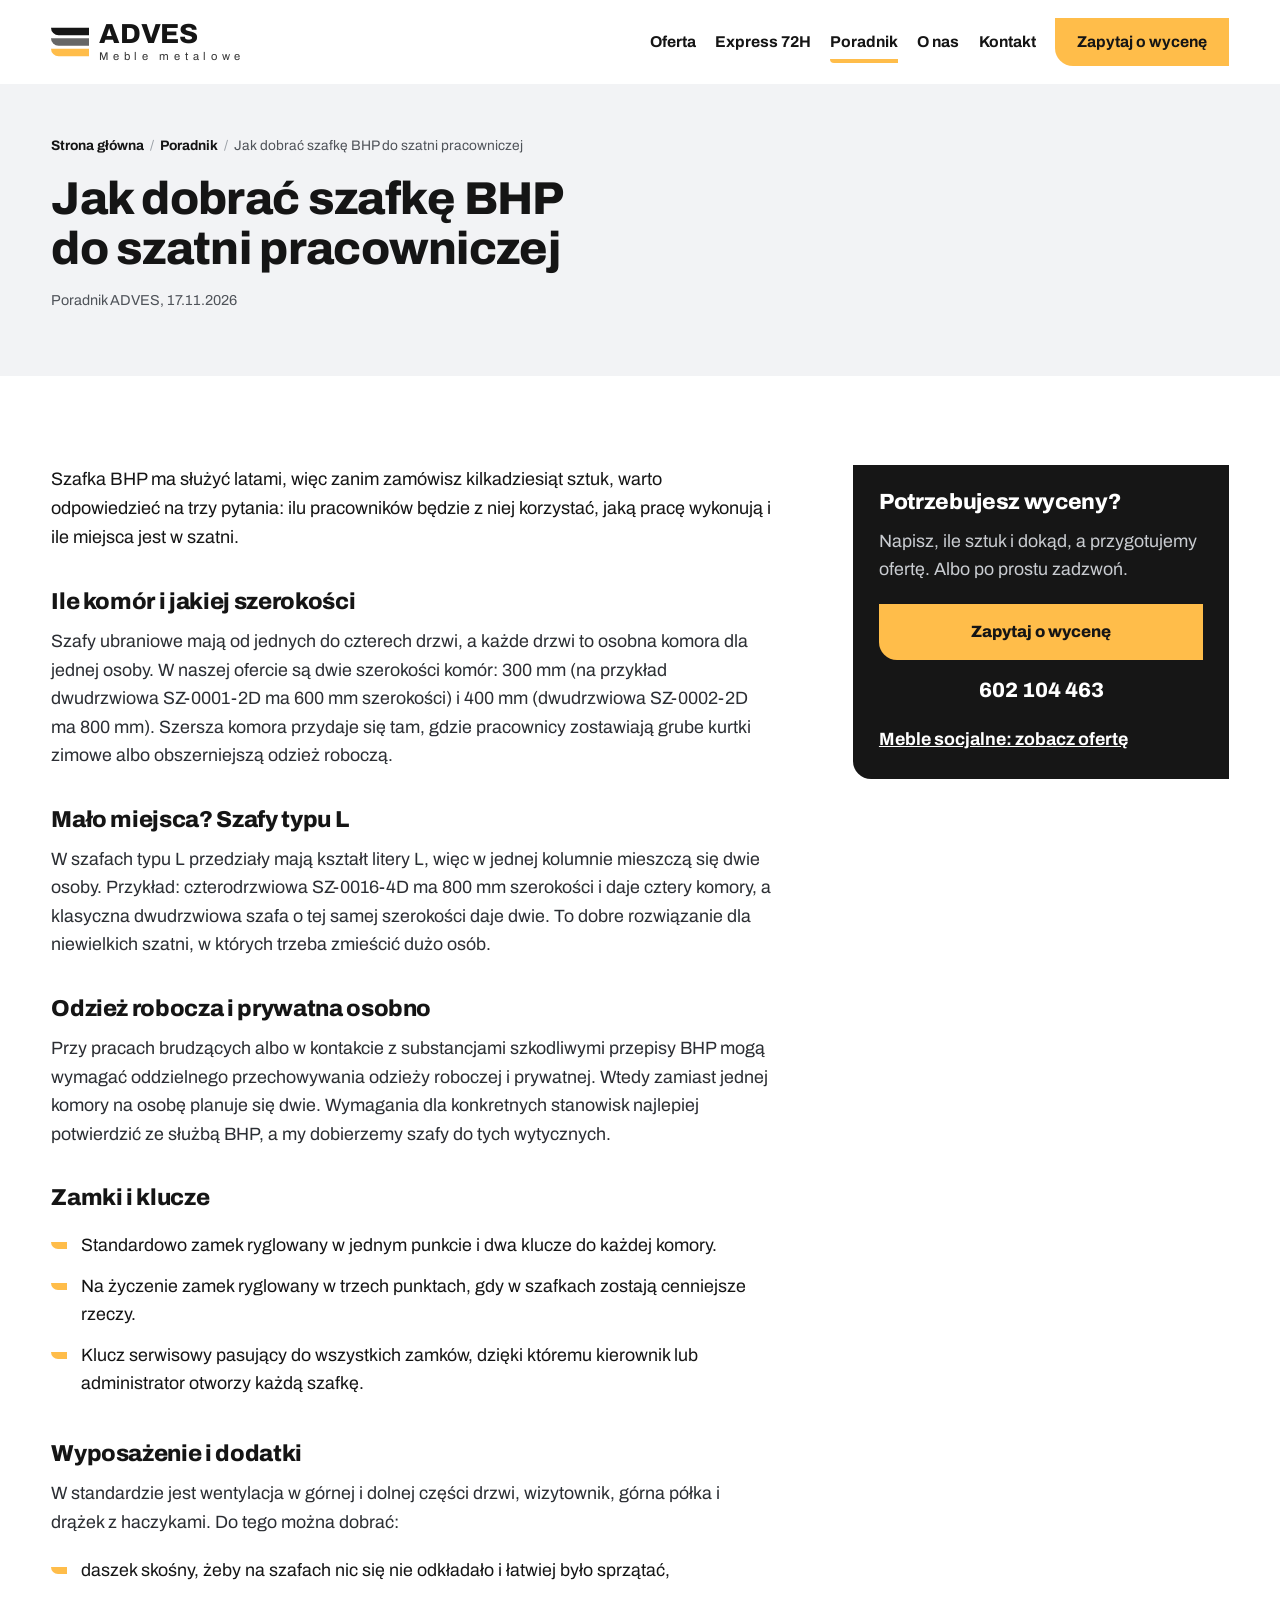
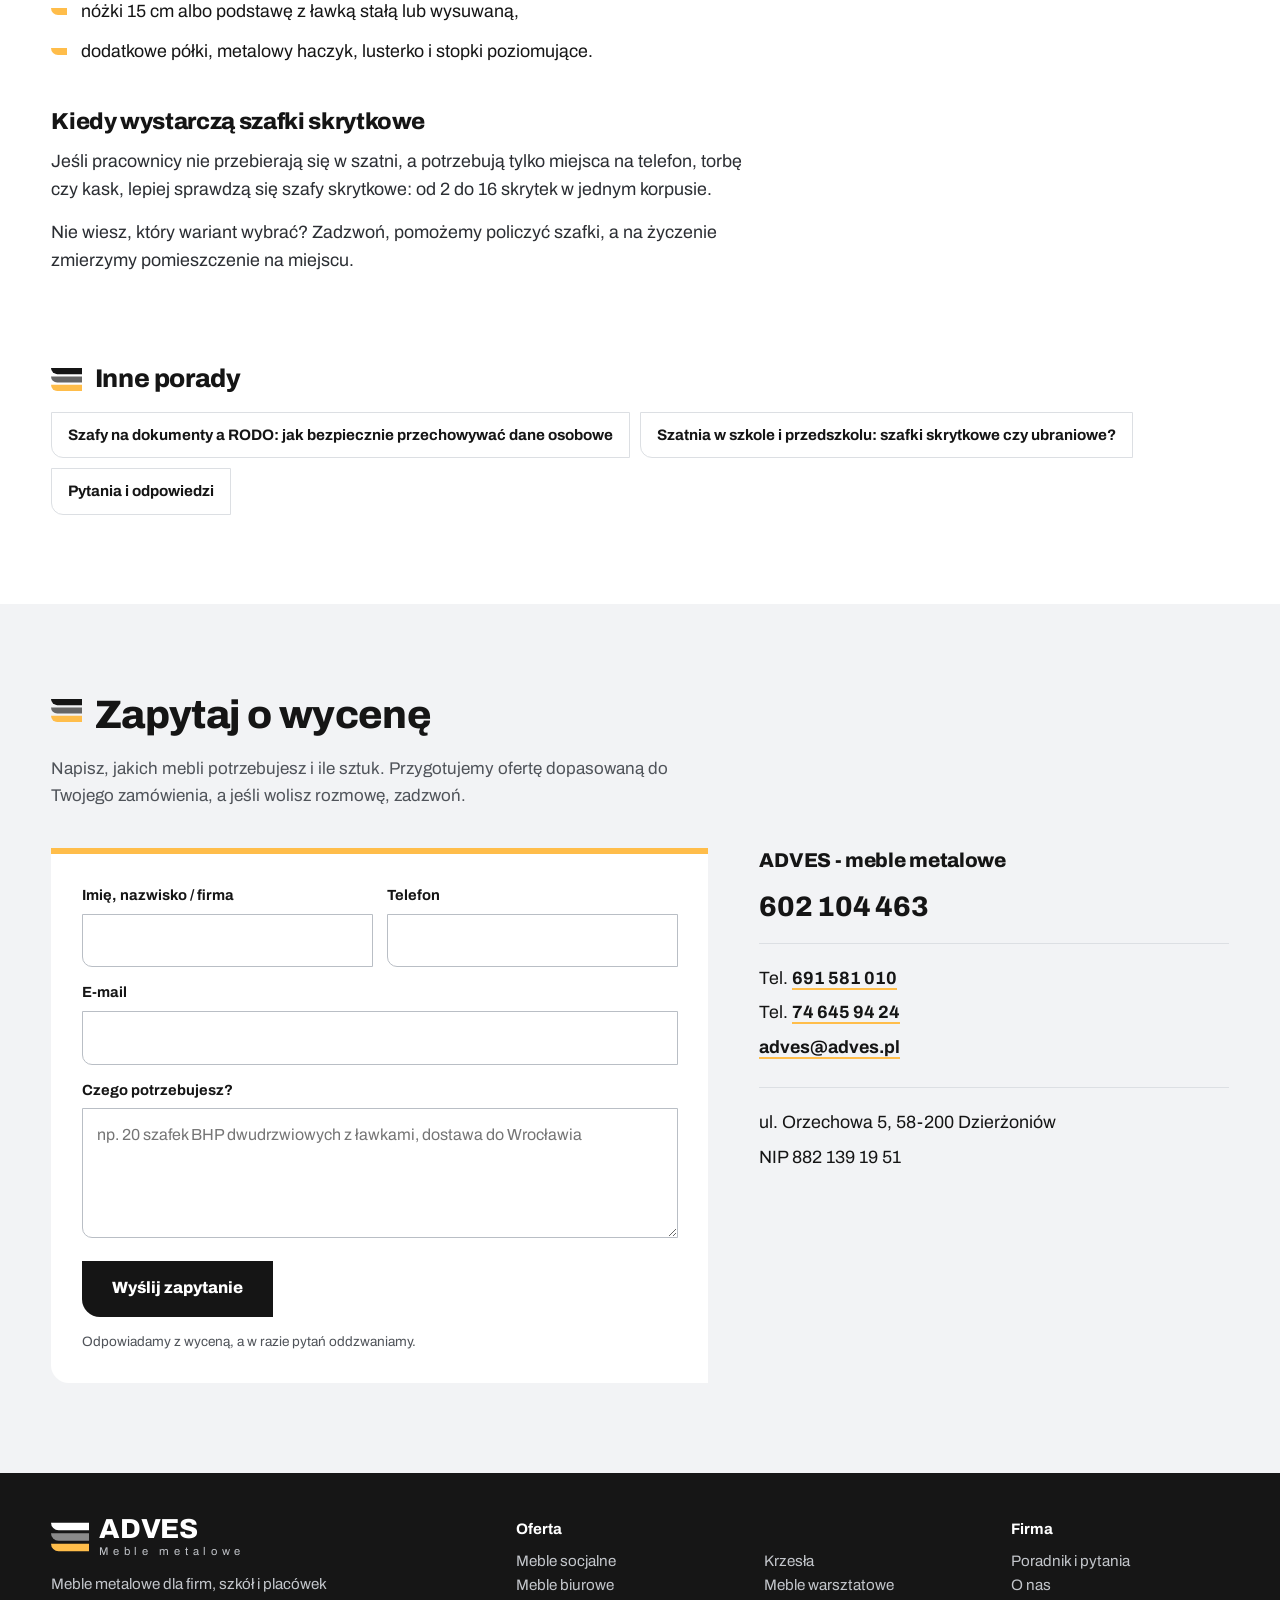
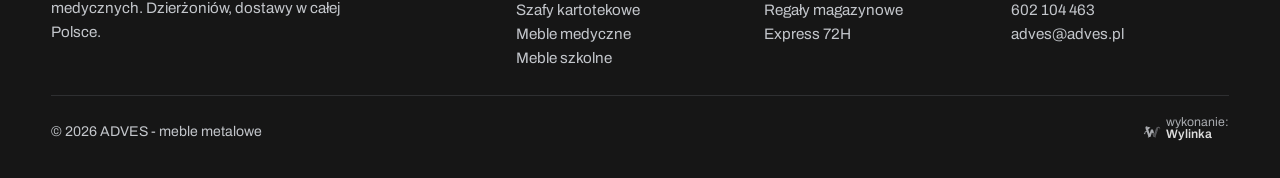
<file: poradnik/jak-dobrac-szafke-bhp/index.html>
<!doctype html>
<html lang="pl">
<head>
<meta charset="utf-8">
<meta name="viewport" content="width=device-width,initial-scale=1">
<meta name="robots" content="noindex,nofollow">
<title>Jak dobrać szafkę BHP do szatni pracowniczej | ADVES</title>
<meta name="description" content="Ile komór, jaka szerokość, typ L czy klasyczna szafa ubraniowa, jaki zamek i jakie dodatki. Praktyczny przewodnik po szafkach BHP od ADVES.">
<meta property="og:title" content="Jak dobrać szafkę BHP do szatni pracowniczej | ADVES">
<meta property="og:description" content="Ile komór, jaka szerokość, typ L czy klasyczna szafa ubraniowa, jaki zamek i jakie dodatki. Praktyczny przewodnik po szafkach BHP od ADVES.">
<meta property="og:type" content="website">
<meta property="og:locale" content="pl_PL">
<meta name="theme-color" content="#ffbd4a">
<link rel="icon" href="../../img/favicon.svg" type="image/svg+xml">
<link rel="preload" as="font" type="font/woff2" href="../../fonts/archivo-rdzen.woff2" crossorigin>
<style>
@font-face{font-family:"Archivo";font-style:normal;font-weight:400 800;font-display:swap;src:url(../../fonts/archivo-rdzen.woff2) format("woff2");unicode-range:U+0020-007E,U+00A0,U+00A9,U+00AB,U+00B0,U+00B7,U+00BB,U+00D3,U+00D7,U+00F3,U+2013,U+2018-2019,U+201C-201E,U+2026}
@font-face{font-family:"Archivo";font-style:normal;font-weight:400 800;font-display:swap;src:url(../../fonts/archivo-pl.woff2) format("woff2");unicode-range:U+0104-0107,U+0118-0119,U+0141-0144,U+015A-015B,U+0179-017C}
@font-face{font-family:"Archivo-fb";src:local("Arial");size-adjust:102%;ascent-override:90%;descent-override:22%;line-gap-override:0%}
:root{--amber:#ffbd4a;--amber2:#f2a81f;--ink:#151515;--grey:#666;--mut:#4f5359;--g:#f2f3f5;--line:#dcdfe3;--dark:#161616;--hh:64px;--w:min(calc(100vw - 32px),1760px);--r:0 0 0 18px}
@media (min-width:900px){:root{--hh:84px;--w:min(92vw,1760px)}}
*{box-sizing:border-box}
html{scroll-behavior:smooth;scroll-padding-top:var(--hh);-webkit-text-size-adjust:100%}
body{margin:0;font-family:Archivo,"Archivo-fb",system-ui,-apple-system,"Segoe UI",Roboto,sans-serif;font-size:clamp(16px,.22vw + 15px,19px);line-height:1.6;color:var(--ink);background:#fff;overflow-x:hidden}
img{display:block;max-width:100%;height:auto}
a{color:inherit}
h1,h2,h3{margin:0;font-weight:800;line-height:1.08;letter-spacing:-.015em}
h2{font-size:clamp(30px,3.1vw,60px)}
h3{font-size:clamp(20px,1.3vw,26px);line-height:1.2}
p{margin:0}
.wrap{width:var(--w);margin:0 auto}
.skip{position:absolute;left:-999px}.skip:focus{left:16px;top:8px;z-index:99;background:#fff;padding:8px 12px}
/* znak z logo: trzy belki (szuflady) */
.zn{display:flex;align-items:flex-start;gap:clamp(12px,1vw,20px)}
.zn::before{content:"";flex:none;width:clamp(30px,2.4vw,46px);aspect-ratio:40/30;margin-top:.12em;background:url("data:image/svg+xml,%3Csvg xmlns='http://www.w3.org/2000/svg' viewBox='0 0 40 30'%3E%3Cpath d='M0 0h40v8H8a8 8 0 0 1-8-8z' fill='%23151515'/%3E%3Cpath d='M0 11h40v8H8a8 8 0 0 1-8-8z' fill='%23666'/%3E%3Cpath d='M0 22h40v8H8a8 8 0 0 1-8-8z' fill='%23ffbd4a'/%3E%3C/svg%3E") no-repeat center/contain}
.ciem .zn::before{background-image:url("data:image/svg+xml,%3Csvg xmlns='http://www.w3.org/2000/svg' viewBox='0 0 40 30'%3E%3Cpath d='M0 0h40v8H8a8 8 0 0 1-8-8z' fill='%23fff'/%3E%3Cpath d='M0 11h40v8H8a8 8 0 0 1-8-8z' fill='%23a3a3a3'/%3E%3Cpath d='M0 22h40v8H8a8 8 0 0 1-8-8z' fill='%23ffbd4a'/%3E%3C/svg%3E")}
.pasy{height:21px;background:linear-gradient(var(--ink) 0 5px,transparent 5px 8px,var(--grey) 8px 13px,transparent 13px 16px,var(--amber) 16px 21px)}
.btn{display:inline-flex;align-items:center;justify-content:center;gap:10px;min-height:56px;padding:0 30px;background:var(--amber);color:var(--ink);font:800 1.02rem/1 Archivo,"Archivo-fb",Arial,sans-serif;text-decoration:none;border:0;border-radius:var(--r);cursor:pointer;-webkit-tap-highlight-color:transparent;transition:background .15s,transform .15s}
.btn:hover{background:var(--amber2)}
.btn:active{transform:translateY(1px)}
.btn.obw{background:transparent;color:#fff;box-shadow:inset 0 0 0 2px rgba(255,255,255,.85)}
.btn.obw:hover{background:rgba(255,255,255,.12)}
.btn.cz{background:var(--ink);color:#fff}.btn.cz:hover{background:#000}
.btn:focus-visible,.menu a:focus-visible,.karuzela button:focus-visible,a.lb:focus-visible{outline:3px solid #1f6feb;outline-offset:3px}
/* naglowek */
.top{position:sticky;top:0;z-index:50;height:var(--hh);background:#fff;transition:box-shadow .2s}
.top.sc{box-shadow:0 1px 0 var(--line),0 8px 22px rgba(0,0,0,.07)}
.top .wrap{height:100%;display:flex;align-items:center;justify-content:space-between;gap:18px}
.logo{display:flex;align-items:center;gap:10px;text-decoration:none;color:var(--ink)}
.logo svg{width:38px;height:30px;flex:none}
.logo b{display:block;font-weight:800;font-size:1.72rem;line-height:.9;letter-spacing:-.01em}
.logo small{display:block;font-size:.7rem;letter-spacing:.42em;margin-top:5px;color:#333;line-height:1}
.menu{display:flex;align-items:center;gap:clamp(14px,1.5vw,34px)}
.menu a{text-decoration:none;font-weight:700;font-size:.98rem;position:relative;padding:6px 0;color:var(--ink)}
.menu a:not(.btn).on::after,.menu a:not(.btn):not(.tel):hover::after{content:"";position:absolute;left:0;right:0;bottom:-2px;height:4px;background:var(--amber);border-radius:0 0 0 4px}
.menu .tel{white-space:nowrap}
.menu .btn{min-height:48px;padding:0 22px}
.burger{display:none}
@media (max-width:1320px){.menu .tel{display:none}}
@media (max-width:1100px){
  .menu{position:fixed;inset:var(--hh) 0 auto 0;background:#fff;flex-direction:column;align-items:stretch;gap:0;padding:6px 16px 22px;border-top:1px solid var(--line);box-shadow:0 18px 30px rgba(0,0,0,.14);transform:translateY(-8px);opacity:0;visibility:hidden;transition:.2s}
  .top.open .menu{transform:none;opacity:1;visibility:visible}
  .menu a{padding:15px 0;border-bottom:1px solid var(--line);font-size:1.08rem}
  .menu a.on::after,.menu a:hover::after{display:none}
  .menu a.on{color:#000;box-shadow:inset 5px 0 0 var(--amber);padding-left:14px}
  .menu .tel{display:block}
  .menu .btn{margin-top:16px;min-height:54px;border-bottom:0}
  .burger{display:flex;flex-direction:column;justify-content:center;gap:5px;width:48px;height:48px;padding:0 11px;background:var(--ink);border:0;border-radius:0 0 0 12px;cursor:pointer}
  .burger span{display:block;height:3px;background:#fff;border-radius:0 0 0 3px;transition:.2s}
  .burger span:nth-child(3){background:var(--amber)}
  .top.open .burger span:nth-child(1){transform:translateY(8px) rotate(45deg)}
  .top.open .burger span:nth-child(2){opacity:0}
  .top.open .burger span:nth-child(3){transform:translateY(-8px) rotate(-45deg);background:#fff}
}
/* hero: trzy drzwi szafek */
.hero{position:relative;display:flex;flex-direction:column;justify-content:flex-end;min-height:calc(100svh - var(--hh));color:#fff;background:var(--ink);isolation:isolate}
.drzwi{position:absolute;inset:0;display:grid;grid-template-columns:repeat(3,1fr);gap:4px;z-index:-2}
.drzwi img{width:100%;height:100%;object-fit:cover}
.hero::before{content:"";position:absolute;inset:0;z-index:-1;background:linear-gradient(180deg,rgba(10,10,10,.12) 0%,rgba(10,10,10,.5) 22%,rgba(10,10,10,.82) 50%,rgba(10,10,10,.92) 100%)}
.hero .wrap{padding:48px 0 34px}
.hero h1{font-size:clamp(34px,4.6vw,92px);max-width:14ch;text-wrap:balance}
.hero p{margin-top:16px;max-width:52ch;font-size:clamp(17px,1.05vw,21px);color:#eceff2}
.hero .akcje{display:flex;flex-wrap:wrap;gap:12px;margin-top:28px}
.hero .pasy{position:absolute;left:0;right:0;bottom:0;height:21px}
@media (min-width:900px){
  .hero{min-height:min(calc(100svh - var(--hh)),980px)}
  .hero .wrap{padding:80px 0 78px}
  .hero::before{background:linear-gradient(90deg,rgba(10,10,10,.86) 0%,rgba(10,10,10,.62) 38%,rgba(10,10,10,.12) 70%,rgba(10,10,10,0) 100%),linear-gradient(0deg,rgba(10,10,10,.45),rgba(10,10,10,0) 40%)}
}
@media (max-width:899px){.hero .akcje .btn{flex:1 1 auto}}
/* sekcje */
section{padding:clamp(64px,7vw,130px) 0}
.szary{background:var(--g)}
.ciem{background:var(--dark);color:#fff}
.lead{max-width:62ch;color:var(--mut);margin-top:18px;font-size:clamp(17px,1vw,20px)}
.ciem .lead{color:#c9ccd1}
.glowa{display:flex;justify-content:space-between;align-items:flex-end;gap:24px;flex-wrap:wrap;margin-bottom:clamp(30px,3vw,54px)}
/* kategorie */
.kat{display:grid;gap:clamp(14px,1.2vw,22px);grid-template-columns:repeat(2,1fr)}
@media (min-width:900px){.kat{grid-template-columns:repeat(4,1fr)}}
@media (min-width:1600px){.kat{grid-template-columns:repeat(8,1fr)}}
.kat article{background:#fff;border-radius:var(--r);overflow:hidden;display:flex;flex-direction:column;box-shadow:0 1px 0 var(--line)}
.kat .fot{position:relative;aspect-ratio:1;background:#fff;border-bottom:5px solid var(--amber)}
.kat .fot img{position:absolute;inset:8%;width:84%;height:84%;object-fit:contain}
.kat .tx{padding:16px 16px 20px}
.kat h3{font-size:clamp(17px,1.1vw,22px)}
.kat p{margin-top:8px;font-size:.88rem;color:var(--mut);line-height:1.45}
@media (max-width:420px){.kat .tx{padding:12px 12px 16px}.kat p{font-size:.82rem}}
/* karuzela */
.karuzela{position:relative}
.tor{display:grid;grid-auto-flow:column;grid-auto-columns:minmax(240px,78%);gap:16px;overflow-x:auto;scroll-snap-type:x mandatory;scrollbar-width:none;padding-bottom:4px;cursor:grab}
.tor::-webkit-scrollbar{display:none}
.tor.ciag{cursor:grabbing;scroll-snap-type:none}
.tor>*{scroll-snap-align:start}
@media (min-width:700px){.tor{grid-auto-columns:calc((100% - 32px)/3)}}
@media (min-width:1200px){.tor{grid-auto-columns:calc((100% - 64px)/5);gap:16px}}
.strz{display:flex;gap:10px}
.strz button{width:52px;height:52px;border:0;border-radius:0 0 0 14px;background:var(--amber);color:var(--ink);font:800 22px/1 Archivo,Arial,sans-serif;cursor:pointer}
.strz button:disabled{opacity:.35;cursor:default}
.karuzela.pelna .strz{display:none}
/* express */
.prod{background:#fff;color:var(--ink);border-radius:var(--r);overflow:hidden;display:flex;flex-direction:column;user-select:none}
.prod a.lb{position:relative;display:block;aspect-ratio:4/5;background:#fff}
.prod a.lb img{position:absolute;inset:7%;width:86%;height:86%;object-fit:contain;pointer-events:none}
.prod .tx{padding:16px 18px 20px;border-top:1px solid var(--line);flex:1}
.prod b{display:block;font-size:1.04rem;line-height:1.25}
.prod span{display:block;margin-top:6px;color:var(--mut);font-size:.92rem}
.prod .zn72{display:inline-block;margin-top:12px;padding:4px 10px;background:var(--amber);font-weight:800;font-size:.8rem;border-radius:0 0 0 8px}
.uwaga72{margin-top:30px;display:flex;flex-wrap:wrap;gap:16px 30px;align-items:center;color:#d6d9dd}
/* konfiguracja */
.konf{display:grid;gap:clamp(30px,4vw,80px);align-items:start}
@media (min-width:1000px){.konf{grid-template-columns:minmax(0,5fr) minmax(0,7fr)}}
.szafa{background:#fff;border:1px solid var(--line);border-radius:var(--r);display:flex;justify-content:center;padding:clamp(24px,3vw,56px);position:relative}
.szafa a{display:block}
.szafa img{height:min(70vh,720px);width:auto;max-width:100%;object-fit:contain}
.szafa figcaption{position:absolute;left:0;bottom:0;background:var(--ink);color:#fff;padding:10px 16px;font-weight:700;font-size:.9rem;border-radius:0 18px 0 0}
.spec{list-style:none;padding:0;margin:26px 0 0;display:grid;gap:0}
@media (min-width:700px){.spec{grid-template-columns:1fr 1fr;column-gap:34px}}
.spec li{position:relative;padding:14px 0 14px 32px;border-bottom:1px solid var(--line)}
.spec li::before{content:"";position:absolute;left:0;top:1.15em;width:18px;height:8px;background:var(--amber);border-radius:0 0 0 8px}
.dodatki{margin-top:clamp(30px,3vw,48px)}
.dodatki h3{margin-bottom:16px}
.dod{display:grid;grid-template-columns:repeat(3,1fr);gap:12px}
.dod a{display:block;background:#fff;border:1px solid var(--line);border-radius:var(--r);overflow:hidden;text-decoration:none}
.dod img{aspect-ratio:4/3;object-fit:contain;width:100%;padding:6%}
.dod span{display:block;padding:10px 12px;font-weight:700;font-size:.92rem;border-top:4px solid var(--amber)}
.dodatki p{margin-top:14px;color:var(--mut)}
/* dla kogo */
.kto{display:grid;gap:0;grid-template-columns:1fr}
@media (min-width:700px){.kto{grid-template-columns:repeat(2,1fr);gap:0 40px}}
@media (min-width:1200px){.kto{grid-template-columns:repeat(4,1fr)}}
.kto div{padding:24px 0;border-top:5px solid var(--ink)}
.kto div:nth-child(2){border-color:var(--grey)}.kto div:nth-child(3){border-color:var(--amber)}.kto div:nth-child(4){border-color:var(--ink)}
.kto p{margin-top:10px;color:var(--mut)}
.jak{margin-top:clamp(40px,4vw,70px);display:grid;gap:clamp(20px,3vw,60px);align-items:start}
@media (min-width:1000px){.jak{grid-template-columns:minmax(0,4fr) minmax(0,8fr)}}
.jak ul{list-style:none;margin:0;padding:0;display:grid;gap:0}
@media (min-width:700px){.jak ul{grid-template-columns:1fr 1fr;column-gap:34px}}
.jak li{position:relative;padding:14px 0 14px 32px;border-bottom:1px solid var(--line)}
.jak li::before{content:"";position:absolute;left:0;top:1.15em;width:18px;height:8px;background:var(--ink);border-radius:0 0 0 8px}
.jak li b{display:block}
/* o nas */
.onas{display:grid;gap:clamp(30px,4vw,80px);align-items:center}
@media (min-width:1000px){.onas{grid-template-columns:minmax(0,6fr) minmax(0,6fr)}}
.onas figure{margin:0;position:relative}
.onas figure a{display:block;border-radius:var(--r);overflow:hidden}
.onas figure img{width:100%;aspect-ratio:16/9;object-fit:cover}
.onas figcaption{margin-top:12px;color:var(--mut);font-size:.95rem}
.onas .txt p+p{margin-top:16px}
.onas .txt p{color:#33373c}
/* kontakt */
.kont{display:grid;gap:clamp(30px,4vw,80px);align-items:start}
@media (min-width:1000px){.kont{grid-template-columns:minmax(0,7fr) minmax(0,5fr)}}
form.pokaz{display:grid;gap:14px;background:#fff;padding:clamp(20px,2.4vw,40px);border-radius:var(--r);border-top:6px solid var(--amber)}
@media (min-width:700px){form.pokaz{grid-template-columns:1fr 1fr}.pole.cale,form.pokaz .btn,form.pokaz .info,form.pokaz .msg{grid-column:1/-1}}
.pole label{display:block;font-weight:700;font-size:.92rem;margin-bottom:6px}
.pole input,.pole textarea,.pole select{width:100%;font:inherit;font-size:16px;padding:13px 14px;border:1.5px solid #b9bec5;border-radius:0 0 0 10px;background:#fff;color:var(--ink)}
.pole textarea{min-height:130px;resize:vertical}
.pole input:focus,.pole textarea:focus,.pole select:focus{outline:3px solid var(--amber);outline-offset:0;border-color:var(--ink)}
form.pokaz .btn{justify-self:start}
form.pokaz .info{font-size:.85rem;color:var(--mut)}
.msg{padding:14px 16px;background:var(--ink);color:#fff;border-radius:0 0 0 12px}
.dane h3{margin-bottom:12px}
.dane p{margin-bottom:6px}
.dane a{font-weight:700;text-decoration:none;border-bottom:2px solid var(--amber)}
.dane .tel-duzy{display:block;font-size:clamp(26px,2.2vw,40px);font-weight:800;border:0;margin:8px 0 14px;letter-spacing:-.01em}
.dane .blok{padding:20px 0;border-top:1px solid var(--line)}
/* stopka */
footer{background:var(--dark);color:#c3c6cb;padding:44px 0 30px;font-size:.95rem}
footer .wrap{display:grid;grid-template-columns:1fr 1fr;gap:24px 30px}
@media (min-width:900px){footer .wrap{grid-template-columns:2fr 1fr 1fr 1fr}}
footer b{color:#fff;display:block;margin-bottom:8px}
footer .wrap>div:first-child{grid-column:1/-1}
@media (min-width:900px){footer .wrap>div:first-child{grid-column:auto}}
footer a{text-decoration:none}
footer a:hover{color:#fff}
footer .dol{grid-column:1/-1;display:flex;flex-wrap:wrap;gap:12px 24px;justify-content:space-between;align-items:center;border-top:1px solid #2e2f31;padding-top:20px;font-size:.88rem}
footer .logo{color:#fff}
footer .logo small{color:#c3c6cb}

.wylinka-badge{display:inline-flex;align-items:center;gap:.4em;color:inherit;text-decoration:none;font-size:.875em;line-height:1;opacity:.85}
.wylinka-badge:hover,.wylinka-badge:focus-visible{opacity:1}
.wylinka-badge:focus-visible{outline:2px solid currentColor;outline-offset:3px;border-radius:2px}
.wylinka-badge svg{width:18px;height:18px;flex:none;overflow:visible}
.wylinka-badge b{font-weight:600}
.wylinka-badge .wy-old{opacity:.45;transform-origin:40px 30px;transition:transform .32s cubic-bezier(.3,.7,.4,1),opacity .32s ease-out}
.wylinka-badge .wy-pod{opacity:0;transition:opacity .2s ease-out .08s}
.wylinka-badge:hover .wy-old,.wylinka-badge:focus-visible .wy-old{transform:translate(9px,7px) rotate(9deg);opacity:0}
.wylinka-badge:hover .wy-pod,.wylinka-badge:focus-visible .wy-pod{opacity:1}
@media (prefers-reduced-motion:reduce){.wylinka-badge .wy-old,.wylinka-badge .wy-pod{transition:none}.wylinka-badge:hover .wy-old,.wylinka-badge:focus-visible .wy-old{transform:none;opacity:.45}.wylinka-badge:hover .wy-pod,.wylinka-badge:focus-visible .wy-pod{opacity:0}}


/* lightbox */
#lb{border:0;padding:0;max-width:none;max-height:none;width:100vw;height:100dvh;background:rgba(12,12,12,.94);color:#fff}
#lb::backdrop{background:rgba(0,0,0,.6)}
#lb .lb-in{position:absolute;inset:60px 16px 70px;display:flex;align-items:center;justify-content:center}
#lb img{max-width:100%;max-height:100%;object-fit:contain;background:#fff}
#lb p{position:absolute;left:16px;right:16px;bottom:22px;text-align:center}
#lb button{position:absolute;width:52px;height:52px;border:0;border-radius:0 0 0 14px;background:var(--amber);color:var(--ink);font:800 24px/1 Archivo,Arial,sans-serif;cursor:pointer}
.lb-x{top:10px;right:12px}.lb-p{left:12px;top:50%}.lb-n{right:12px;top:50%}
body.lb-on{overflow:hidden}
@media (prefers-reduced-motion:reduce){html{scroll-behavior:auto}*{transition:none!important}}
/* v2: hero z jednym glownym zdjeciem, katalog B2B, podstrony */
.drzwi{grid-template-columns:1fr}
.drzwi .d1{display:none}
.drzwi .d2{object-position:50% 50%}
@media (min-width:900px){.drzwi{grid-template-columns:1fr 1fr}.drzwi .d1{display:block}}
.kat .karta{background:#fff;border-radius:var(--r);overflow:hidden;display:flex;flex-direction:column;box-shadow:0 1px 0 var(--line);text-decoration:none;color:inherit;position:relative;transition:box-shadow .2s,transform .2s}
.kat .karta:hover{box-shadow:0 0 0 2px var(--ink);transform:translateY(-2px)}
.kat .karta:focus-visible{outline:3px solid #1f6feb;outline-offset:3px}
.kat .fot.znak{display:flex;align-items:center;justify-content:center}
.kat .fot.znak svg{width:46%;height:auto}
.nowe{position:absolute;left:0;top:0;z-index:2;background:var(--ink);color:#fff;font-weight:800;font-size:.74rem;padding:6px 10px;border-radius:0 0 18px 0;line-height:1}
.kat .dalej{display:block;margin-top:10px;font-weight:800;font-size:.86rem}
.kat .dalej::after{content:" \2192"}
.takze{margin-top:22px;color:var(--mut);font-size:.95rem}
.takze a{font-weight:700;color:var(--ink);text-decoration:none;border-bottom:2px solid var(--amber)}
.btn.mini{min-height:44px;padding:0 16px;font-size:.9rem}
.prod .btn.mini{margin-top:14px;width:100%}
.prod .zn72{margin-right:8px}
/* poradnik na glownej */
.porady{display:grid;gap:clamp(14px,1.4vw,26px);grid-template-columns:1fr}
@media (min-width:800px){.porady{grid-template-columns:repeat(3,1fr)}}
.porada{display:flex;flex-direction:column;background:#fff;border:1px solid var(--line);border-radius:var(--r);overflow:hidden;text-decoration:none;color:inherit;transition:box-shadow .2s}
.porada:hover{box-shadow:0 0 0 2px var(--ink)}
.porada .fot{position:relative;aspect-ratio:16/9;background:#fff;border-bottom:5px solid var(--amber)}
.porada .fot img{position:absolute;inset:8%;width:84%;height:84%;object-fit:contain}
.porada .tx{padding:18px 20px 22px;display:flex;flex-direction:column;gap:8px;flex:1}
.porada p{color:var(--mut);font-size:.95rem}
.porada .dalej{margin-top:auto;font-weight:800;font-size:.92rem}
.porada .dalej::after{content:" \2192"}
.szary .porada{border-color:transparent}
.link-wiecej{display:inline-block;margin-top:26px;font-weight:800;text-decoration:none;border-bottom:3px solid var(--amber)}
/* naglowek podstrony */
.ph{background:var(--g);padding:clamp(28px,4vw,70px) 0 clamp(40px,5vw,90px)}
.ph .wrap{display:grid;gap:clamp(24px,4vw,70px);align-items:center}
@media (min-width:900px){.ph .wrap{grid-template-columns:minmax(0,7fr) minmax(0,5fr)}}
.ph h1{font-size:clamp(32px,3.6vw,68px);max-width:20ch;text-wrap:balance}
.ph .lead{margin-top:16px}
.ph .akcje{display:flex;flex-wrap:wrap;gap:12px;margin-top:26px}
.ph .btn.obw{color:var(--ink);box-shadow:inset 0 0 0 2px var(--ink)}
.ph .btn.obw:hover{background:#fff}
.ph figure{margin:0;background:#fff;border-radius:var(--r);border-bottom:6px solid var(--amber);display:flex;align-items:center;justify-content:center;aspect-ratio:4/3;padding:6%}
.ph figure img{max-height:100%;width:auto;object-fit:contain}
.ph figure svg{width:44%;height:auto}
@media (max-width:899px){.ph figure{aspect-ratio:16/9}}
.okr{font-size:.86rem;color:var(--mut);margin-bottom:18px;display:flex;flex-wrap:wrap;gap:6px}
.okr a{color:var(--ink);font-weight:700;text-decoration:none}
.okr a:hover{text-decoration:underline}
.okr span[aria-hidden]{color:#9aa0a6}
/* lista podkategorii i produktow */
.lista{border-bottom:1px solid var(--line)}
.wiersz{display:grid;gap:10px 30px;padding:22px 0 22px 34px;border-top:1px solid var(--line);position:relative;align-items:center}
.wiersz::before{content:"";position:absolute;left:0;top:30px;width:18px;height:8px;background:var(--amber);border-radius:0 0 0 8px}
@media (min-width:800px){.wiersz{grid-template-columns:minmax(0,1fr) auto}}
.wiersz p{color:var(--mut);margin-top:6px;font-size:.96rem}
.wiersz .btn{justify-self:start}
.grupa+.grupa{margin-top:clamp(36px,4vw,64px)}
.grupa>h2{font-size:clamp(24px,2vw,36px);margin-bottom:16px}
.tab{width:100%;border-collapse:collapse}
.tab th{text-align:left;font-size:.82rem;color:var(--mut);font-weight:700;padding:0 12px 10px 0;border-bottom:2px solid var(--ink)}
.tab td{padding:14px 12px 14px 0;border-bottom:1px solid var(--line);vertical-align:middle}
.tab td:last-child{text-align:right;padding-right:0}
.tab .kod{font-weight:800;white-space:nowrap}
.tab .zn72{display:inline-block;margin-left:8px;padding:3px 8px;background:var(--amber);font-weight:800;font-size:.74rem;border-radius:0 0 0 8px;vertical-align:middle;font-style:normal}
@media (max-width:699px){
  .tab thead{display:none}
  .tab tr{display:grid;grid-template-columns:1fr auto;gap:4px 12px;padding:14px 0;border-bottom:1px solid var(--line)}
  .tab td{border:0;padding:0}
  .tab td:nth-child(1){grid-column:1/-1}
  .tab td:nth-child(2){color:var(--mut);font-size:.92rem;align-self:center}
}
.uwaga{margin-top:22px;color:var(--mut);font-size:.95rem;max-width:70ch}
.pokrewne{display:flex;flex-wrap:wrap;gap:10px}
.pokrewne a{display:inline-block;padding:10px 16px;background:#fff;border:1px solid var(--line);border-radius:0 0 0 12px;text-decoration:none;font-weight:700;font-size:.95rem}
.pokrewne a:hover{border-color:var(--ink)}
/* artykul */
.art{display:grid;gap:clamp(30px,4vw,80px);align-items:start}
@media (min-width:1000px){.art{grid-template-columns:minmax(0,8fr) minmax(0,4fr)}}
.tresc{max-width:72ch}
.tresc h2{font-size:clamp(23px,1.8vw,32px);margin:clamp(30px,3vw,46px) 0 12px}
.tresc p{color:#2b2e33}
.tresc p+p{margin-top:14px}
.tresc ul{list-style:none;padding:0;margin:14px 0 0}
.tresc li{position:relative;padding:6px 0 6px 30px}
.tresc li::before{content:"";position:absolute;left:0;top:.95em;width:16px;height:7px;background:var(--amber);border-radius:0 0 0 7px}
.tresc .wstep{font-size:clamp(18px,1.15vw,22px);color:var(--ink)}
.meta{font-size:.9rem;color:var(--mut);margin-top:14px}
.boks{position:sticky;top:calc(var(--hh) + 20px);background:var(--dark);color:#fff;padding:clamp(22px,2vw,34px);border-radius:var(--r)}
.boks h2{font-size:clamp(22px,1.6vw,28px)}
.boks p{color:#c9ccd1;margin:12px 0 20px}
.boks .btn{width:100%}
.boks .tel-b{display:block;margin-top:14px;font-weight:800;font-size:1.3rem;text-decoration:none;text-align:center}
/* FAQ */
.faq{border-bottom:1px solid var(--line);max-width:900px}
.faq details{border-top:1px solid var(--line)}
.faq summary{list-style:none;cursor:pointer;padding:20px 48px 20px 0;font-weight:800;font-size:clamp(17px,1.15vw,21px);position:relative}
.faq summary::-webkit-details-marker{display:none}
.faq summary::after{content:"";position:absolute;right:6px;top:50%;width:18px;height:8px;margin-top:-4px;background:var(--amber);border-radius:0 0 0 8px;transition:transform .2s}
.faq details[open] summary::after{transform:rotate(90deg)}
.faq details p{padding:0 0 22px;color:#33373c;max-width:70ch}
section.bez-gory{padding-top:0}
section:not(.szary)>.wrap>.kont form.pokaz{box-shadow:0 0 0 1px var(--line)}
@media (max-width:899px){.ph figure.znak{display:none}}

</style>
<script type="application/ld+json">{"@context": "https://schema.org", "@type": "LocalBusiness", "@id": "https://adves.pl/#firma", "name": "ADVES - meble metalowe", "url": "https://adves.pl/", "telephone": "+48602104463", "email": "adves@adves.pl", "foundingDate": "2018", "taxID": "8821391951", "logo": "https://adves.pl/logo.png", "address": {"@type": "PostalAddress", "streetAddress": "ul. Orzechowa 5", "postalCode": "58-200", "addressLocality": "Dzierżoniów", "addressCountry": "PL"}, "areaServed": "PL", "description": "Metalowe szafy BHP, aktowe i kartotekowe, meble szkolne, medyczne i warsztatowe, regały magazynowe. Wycena na zapytanie, dostawa w całej Polsce."}</script>
<script type="application/ld+json">{"@context": "https://schema.org", "@type": "BreadcrumbList", "itemListElement": [{"@type": "ListItem", "position": 1, "name": "Strona główna", "item": "https://disaster26.github.io/adves-koncepcja/"}, {"@type": "ListItem", "position": 2, "name": "Poradnik", "item": "https://disaster26.github.io/adves-koncepcja/poradnik/"}, {"@type": "ListItem", "position": 3, "name": "Jak dobrać szafkę BHP do szatni pracowniczej", "item": "https://disaster26.github.io/adves-koncepcja/poradnik/jak-dobrac-szafke-bhp/"}]}</script>
<script type="application/ld+json">{"@context": "https://schema.org", "@type": "Article", "headline": "Jak dobrać szafkę BHP do szatni pracowniczej", "description": "Ile komór, jaka szerokość, typ L czy klasyczna szafa ubraniowa, jaki zamek i jakie dodatki. Praktyczny przewodnik po szafkach BHP od ADVES.", "datePublished": "2026-11-17", "dateModified": "2026-11-17", "inLanguage": "pl-PL", "mainEntityOfPage": "https://disaster26.github.io/adves-koncepcja/poradnik/jak-dobrac-szafke-bhp/", "author": {"@type": "Organization", "name": "ADVES - meble metalowe", "url": "https://adves.pl/"}, "publisher": {"@id": "https://adves.pl/#firma"}}</script>
</head>
<body>
<a class="skip" href="#tresc">Przejdź do treści</a>
<header class="top">
  <div class="wrap">
    <a class="logo" href="../../">
      <svg viewBox="0 0 40 30" aria-hidden="true"><path d="M0 0h40v8H8a8 8 0 0 1-8-8z" fill="currentColor"/><path d="M0 11h40v8H8a8 8 0 0 1-8-8z" fill="#666"/><path d="M0 22h40v8H8a8 8 0 0 1-8-8z" fill="#ffbd4a"/></svg>
      <span><b>ADVES</b><small>Meble metalowe</small></span>
    </a>
    <nav class="menu" aria-label="Menu główne">
      <a href="../../#oferta">Oferta</a>
      <a href="../../#express">Express 72H</a>
      <a href="../../poradnik/" class="on">Poradnik</a>
      <a href="../../#o-nas">O nas</a>
      <a href="#kontakt">Kontakt</a>
      <a class="tel" href="tel:+48602104463">602 104 463</a>
      <a class="btn" href="#kontakt">Zapytaj o wycenę</a>
    </nav>
    <button class="burger" type="button" aria-label="Otwórz menu" aria-expanded="false"><span></span><span></span><span></span></button>
  </div>
</header>

<main id="tresc">
<section class="ph">
  <div class="wrap" style="grid-template-columns:1fr">
    <div>
      <nav class="okr" aria-label="Okruszki"><a href="../../">Strona główna</a><span aria-hidden="true">/</span><a href="../">Poradnik</a><span aria-hidden="true">/</span><span>Jak dobrać szafkę BHP do szatni pracowniczej</span></nav>
      <h1 style="max-width:26ch">Jak dobrać szafkę BHP do szatni pracowniczej</h1>
      <p class="meta">Poradnik ADVES, 17.11.2026</p>
    </div>
  </div>
</section>
<section>
  <div class="wrap art">
    <article class="tresc">

<p class="wstep">Szafka BHP ma służyć latami, więc zanim zamówisz kilkadziesiąt sztuk, warto odpowiedzieć na trzy pytania: ilu pracowników będzie z niej korzystać, jaką pracę wykonują i ile miejsca jest w szatni.</p>
<h2>Ile komór i jakiej szerokości</h2>
<p>Szafy ubraniowe mają od jednych do czterech drzwi, a każde drzwi to osobna komora dla jednej osoby. W naszej ofercie są dwie szerokości komór: 300 mm (na przykład dwudrzwiowa SZ-0001-2D ma 600 mm szerokości) i 400 mm (dwudrzwiowa SZ-0002-2D ma 800 mm). Szersza komora przydaje się tam, gdzie pracownicy zostawiają grube kurtki zimowe albo obszerniejszą odzież roboczą.</p>
<h2>Mało miejsca? Szafy typu L</h2>
<p>W szafach typu L przedziały mają kształt litery L, więc w jednej kolumnie mieszczą się dwie osoby. Przykład: czterodrzwiowa SZ-0016-4D ma 800 mm szerokości i daje cztery komory, a klasyczna dwudrzwiowa szafa o tej samej szerokości daje dwie. To dobre rozwiązanie dla niewielkich szatni, w których trzeba zmieścić dużo osób.</p>
<h2>Odzież robocza i prywatna osobno</h2>
<p>Przy pracach brudzących albo w kontakcie z substancjami szkodliwymi przepisy BHP mogą wymagać oddzielnego przechowywania odzieży roboczej i prywatnej. Wtedy zamiast jednej komory na osobę planuje się dwie. Wymagania dla konkretnych stanowisk najlepiej potwierdzić ze służbą BHP, a my dobierzemy szafy do tych wytycznych.</p>
<h2>Zamki i klucze</h2>
<ul>
<li>Standardowo zamek ryglowany w jednym punkcie i dwa klucze do każdej komory.</li>
<li>Na życzenie zamek ryglowany w trzech punktach, gdy w szafkach zostają cenniejsze rzeczy.</li>
<li>Klucz serwisowy pasujący do wszystkich zamków, dzięki któremu kierownik lub administrator otworzy każdą szafkę.</li>
</ul>
<h2>Wyposażenie i dodatki</h2>
<p>W standardzie jest wentylacja w górnej i dolnej części drzwi, wizytownik, górna półka i drążek z haczykami. Do tego można dobrać:</p>
<ul>
<li>daszek skośny, żeby na szafach nic się nie odkładało i łatwiej było sprzątać,</li>
<li>nóżki 15 cm albo podstawę z ławką stałą lub wysuwaną,</li>
<li>dodatkowe półki, metalowy haczyk, lusterko i stopki poziomujące.</li>
</ul>
<h2>Kiedy wystarczą szafki skrytkowe</h2>
<p>Jeśli pracownicy nie przebierają się w szatni, a potrzebują tylko miejsca na telefon, torbę czy kask, lepiej sprawdzą się szafy skrytkowe: od 2 do 16 skrytek w jednym korpusie.</p>
<p>Nie wiesz, który wariant wybrać? Zadzwoń, pomożemy policzyć szafki, a na życzenie zmierzymy pomieszczenie na miejscu.</p>

    </article>
    <aside class="boks">
      <h2>Potrzebujesz wyceny?</h2>
      <p>Napisz, ile sztuk i dokąd, a przygotujemy ofertę. Albo po prostu zadzwoń.</p>
      <a class="btn" href="#kontakt" data-zapytaj="Meble socjalne">Zapytaj o wycenę</a>
      <a class="tel-b" href="tel:+48602104463">602 104 463</a>
      <p style="margin:18px 0 0"><a href="../../meble-socjalne/" style="font-weight:700;color:#fff">Meble socjalne: zobacz ofertę</a></p>
    </aside>
  </div>
</section>
<section class="bez-gory">
  <div class="wrap">
    <h2 class="zn" style="font-size:clamp(24px,2vw,36px);margin-bottom:20px">Inne porady</h2>
    <div class="pokrewne"><a href="../szafy-na-dokumenty-rodo/">Szafy na dokumenty a RODO: jak bezpiecznie przechowywać dane osobowe</a><a href="../szatnia-w-szkole/">Szatnia w szkole i przedszkolu: szafki skrytkowe czy ubraniowe?</a><a href="../#pytania">Pytania i odpowiedzi</a></div>
  </div>
</section>
<section id="kontakt" class="szary">
  <div class="wrap">
    <div class="glowa"><div><h2 class="zn">Zapytaj o wycenę</h2><p class="lead">Napisz, jakich mebli potrzebujesz i ile sztuk. Przygotujemy ofertę dopasowaną do Twojego zamówienia, a jeśli wolisz rozmowę, zadzwoń.</p></div></div>
    <div class="kont">
      <form class="pokaz" novalidate>
        <div class="pole"><label for="f-im">Imię, nazwisko / firma</label><input id="f-im" name="imie" autocomplete="name" required></div>
        <div class="pole"><label for="f-tel">Telefon</label><input id="f-tel" name="tel" type="tel" autocomplete="tel"></div>
        <div class="pole cale"><label for="f-em">E-mail</label><input id="f-em" name="email" type="email" autocomplete="email" required></div>
        <div class="pole cale"><label for="f-wi">Czego potrzebujesz?</label><textarea id="f-wi" name="wiadomosc" required placeholder="np. 20 szafek BHP dwudrzwiowych z ławkami, dostawa do Wrocławia"></textarea></div>
        <button class="btn cz" type="submit">Wyślij zapytanie</button>
        <p class="info">Odpowiadamy z wyceną, a w razie pytań oddzwaniamy.</p>
        <p class="msg" hidden tabindex="-1">To jest podgląd strony - na docelowej stronie formularz wyśle zapytanie do ADVES.</p>
      </form>
      <div class="dane">
        <h3>ADVES - meble metalowe</h3>
        <a class="tel-duzy" href="tel:+48602104463">602 104 463</a>
        <div class="blok">
          <p>Tel. <a href="tel:+48691581010">691 581 010</a></p>
          <p>Tel. <a href="tel:+48746459424">74 645 94 24</a></p>
          <p><a href="mailto:adves@adves.pl">adves@adves.pl</a></p>
        </div>
        <div class="blok">
          <p>ul. Orzechowa 5, 58-200 Dzierżoniów</p>
          <p>NIP 882 139 19 51</p>
        </div>
      </div>
    </div>
  </div>
</section>
</main>
<footer>
  <div class="wrap">
    <div>
      <a class="logo" href="../../"><svg viewBox="0 0 40 30" aria-hidden="true" width="38" height="30"><path d="M0 0h40v8H8a8 8 0 0 1-8-8z" fill="#fff"/><path d="M0 11h40v8H8a8 8 0 0 1-8-8z" fill="#8a8a8a"/><path d="M0 22h40v8H8a8 8 0 0 1-8-8z" fill="#ffbd4a"/></svg><span><b style="margin:0">ADVES</b><small>Meble metalowe</small></span></a>
      <p style="margin-top:14px;max-width:36ch">Meble metalowe dla firm, szkół i placówek medycznych. Dzierżoniów, dostawy w całej Polsce.</p>
    </div>
    <div><b>Oferta</b><a href="../../meble-socjalne/">Meble socjalne</a><br><a href="../../meble-biurowe/">Meble biurowe</a><br><a href="../../szafy-kartotekowe/">Szafy kartotekowe</a><br><a href="../../meble-medyczne/">Meble medyczne</a><br><a href="../../meble-szkolne/">Meble szkolne</a></div>
    <div><b>&nbsp;</b><a href="../../krzesla/">Krzesła</a><br><a href="../../meble-warsztatowe/">Meble warsztatowe</a><br><a href="../../regaly-magazynowe/">Regały magazynowe</a><br><a href="../../#express">Express 72H</a></div>
    <div><b>Firma</b><a href="../../poradnik/">Poradnik i pytania</a><br><a href="../../#o-nas">O nas</a><br><a href="tel:+48602104463">602 104 463</a><br><a href="mailto:adves@adves.pl">adves@adves.pl</a></div>
    <div class="dol"><span>© <span class="rok">2026</span> ADVES - meble metalowe</span><a class="wylinka-badge" href="https://wylinka.pl/?utm_source=adves.pl&amp;utm_medium=stopka&amp;utm_campaign=wykonanie" rel="noopener" title="Strona wykonana przez Wylinka"><svg viewBox="0 0 64 64" aria-hidden="true" focusable="false" fill="currentColor"><path d="M9.8 22.8l-1.2-7.9 2.2-3.7 15.5 4.6-.5 1.5-7.2 5.5 4.7 15.6 5-15.6 7 0 4.1 12.7-4.2-.9-2.6 1.8-.8-2.2-5.3 15.6-4.3 0 .4 .2-2.1 2.8-1.3-1.1 1.1-1.4-3.1 .2-.1-1.7 2.2-.1-5.7-16.5-4.8 .6-.8 3.1 0 .5-.3 .5 .8 2.2-1.6 .5-.4-1.3-.8 1.6-1.5-.8 .8-1.6-1.4 .6-.6-1.6 2.3-.8 .2-.4 1.3-4.8 5.9-.8-2.4-6.9zM15.2 13.7l-.1-.4-.4 .8-.1 .8 .1 1 .1 .4 .3 .7 .3-.9 .1-.7 0-.8z"/><path class="wy-pod" d="M37.1 49.8l-4.5-13.3 2.6-1.8 4.2 .9 .9 2.8 3-9.7 0-.5 .1-.8 3.2-8.4 .5-1 .6-1 .9-1.1 1.3-1 1.1-.7 1.4-.5 1.4-.3 .7 0 .9 0 1.2 .3 1.4 .6 .8 .5 .7 .7 .6 .7 .5 .9 .3 .9 .1 .9 0 .8-.2 .9-.5 .9-.5 .6-.7 .5-.7 .3-.1-.1 0-.1 .5-.5 .3-.7 .2-.5 0-.6-.1-.6-.3-.7-.4-.5-.4-.4-.5-.3-.6-.3-.7 0-.7 .1-.6 .1-.5 .4-.5 .5-.3 .5-.2 .7-.1 1.5-1.4 5.1-.8 3.3-.3 .7-.5 .7-6 17.5 1.9 .1-.1 1.7-3.1-.2 1.1 1.4-1.3 1.1-2.1-2.8 .4-.2z"/><path class="wy-old" d="M40.8 50l.4-.2-4.1 0-4.2-12.5 2.5-1.7 4.3 .9 .6 1.9 .6-1.6 0-.3 2.4-7.8 0-.5 .1-.8 3.2-8.4 .4-.8 .6-.9 .9-1.2 .9-.9 1.3-.8 1.4-.6 1.2-.3 1.4-.1 1.3 .1 .6 .2 .8 .3 1.1 .6 .9 .7 .7 .9 .5 .9 .3 .9 .1 1.1-.1 .9-.3 .9-.4 .7-.6 .7-.6 .4-.6 .2-.1-.1 0-.1 .5-.5 .3-.7 .2-.5 0-.5-.1-.6-.2-.6-.3-.5-.4-.5-.5-.3-.6-.3-.7-.1-.6 0-.6 .1-.6 .3-.6 .5-.3 .4-.2 .5-.1 .5-.1 1.5-1.4 5.1-.8 3.3-.3 .7-.5 .7-6 17.5 1.9 .1-.1 1.7-3.1-.2 1.1 1.4-1.3 1.1zM49.6 17.1l.6 1.7-1.5 1.9 .4 .4 1.8-2.1-.7-2.1zM48.1 28.3l.5 1.8-1.7 1.8 .4 .4 1.9-2-.6-2.2zM37.9 41.7l1.7-1.5-.4-.4-1.7 1.4zM42.6 38.7l-1.5 2.8 1.1 2-1.3 2.6 .5 .2 1.5-2.8-1.1-2 1.4-2.5z"/></svg><span>wykonanie: <b>Wylinka</b></span></a>
</div>
  </div>
</footer>
<dialog id="lb" aria-label="Podgląd zdjęcia">
  <div class="lb-in"><img alt=""></div>
  <p></p>
  <button class="lb-x" type="button" aria-label="Zamknij">&#215;</button>
  <button class="lb-p" type="button" aria-label="Poprzednie zdjęcie">&#8592;</button>
  <button class="lb-n" type="button" aria-label="Następne zdjęcie">&#8594;</button>
</dialog>
<script src="../../app.js" defer></script>
</body>
</html>
</file>
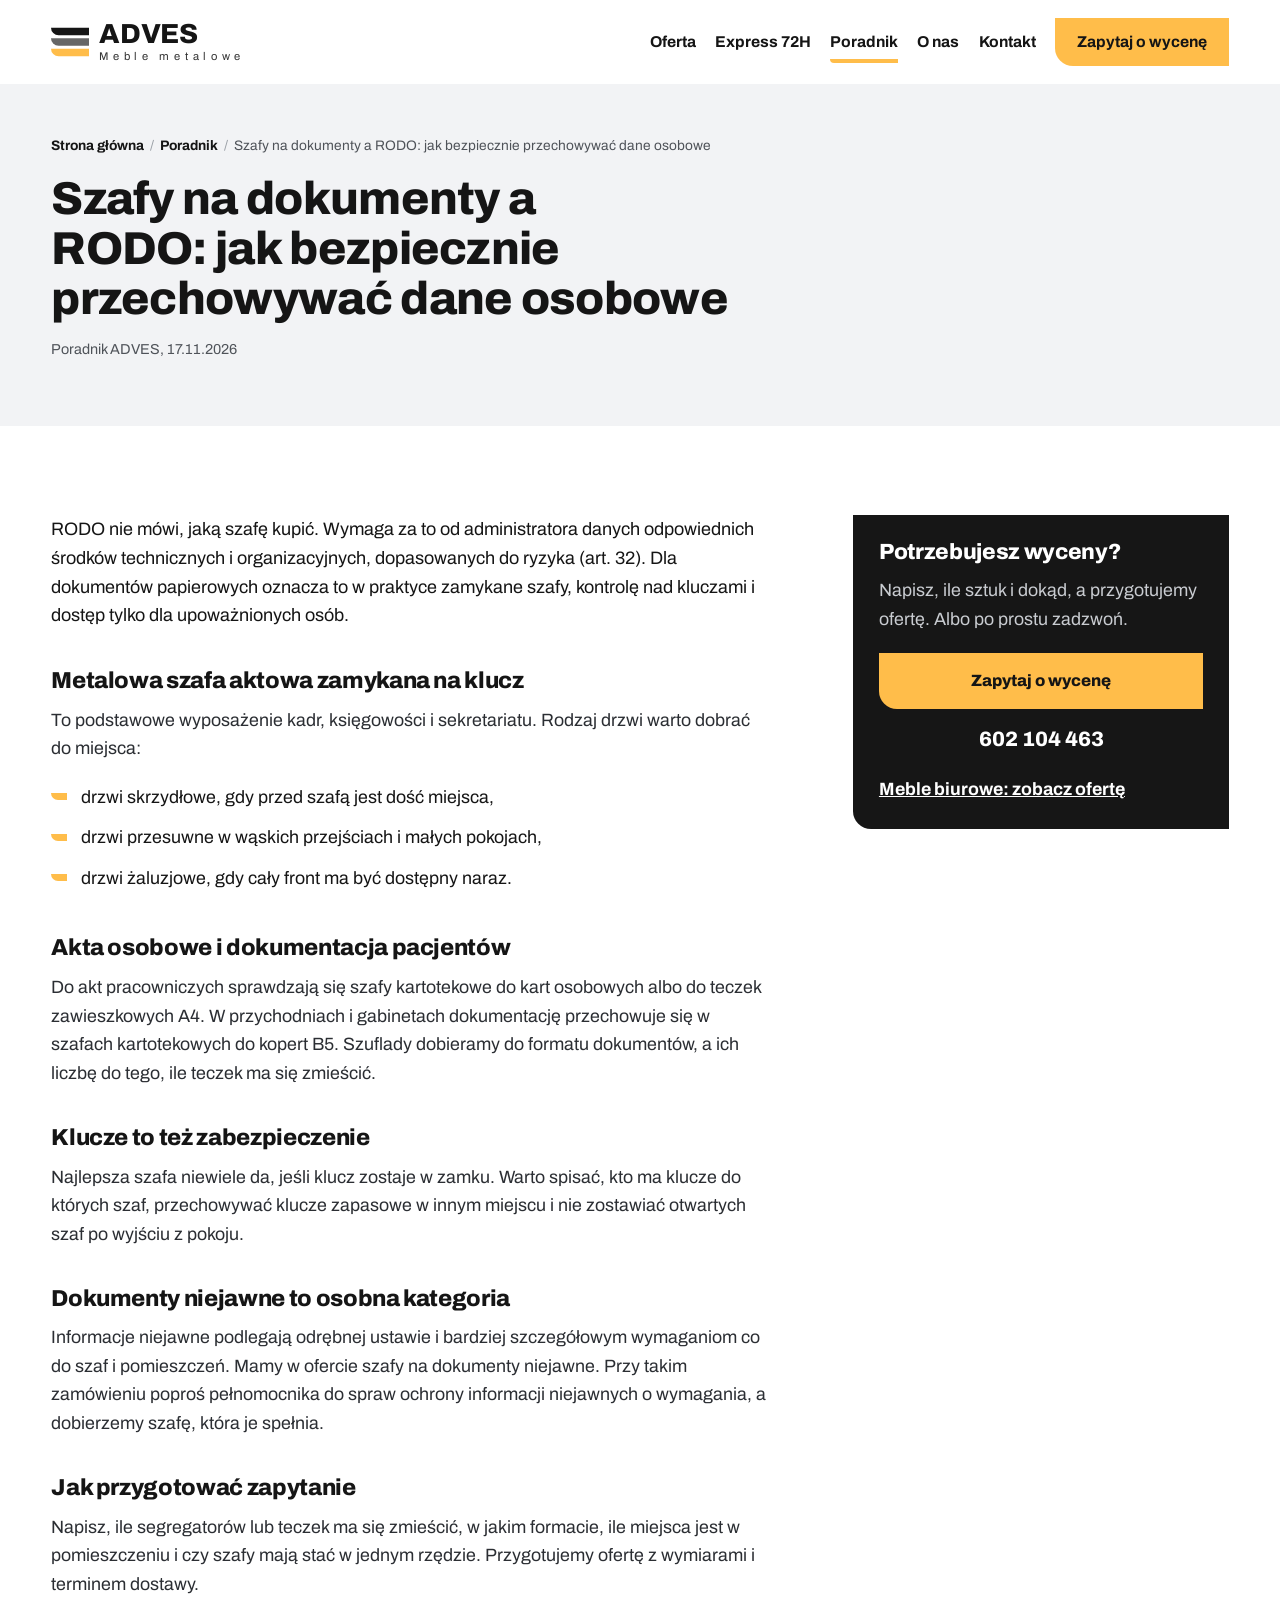
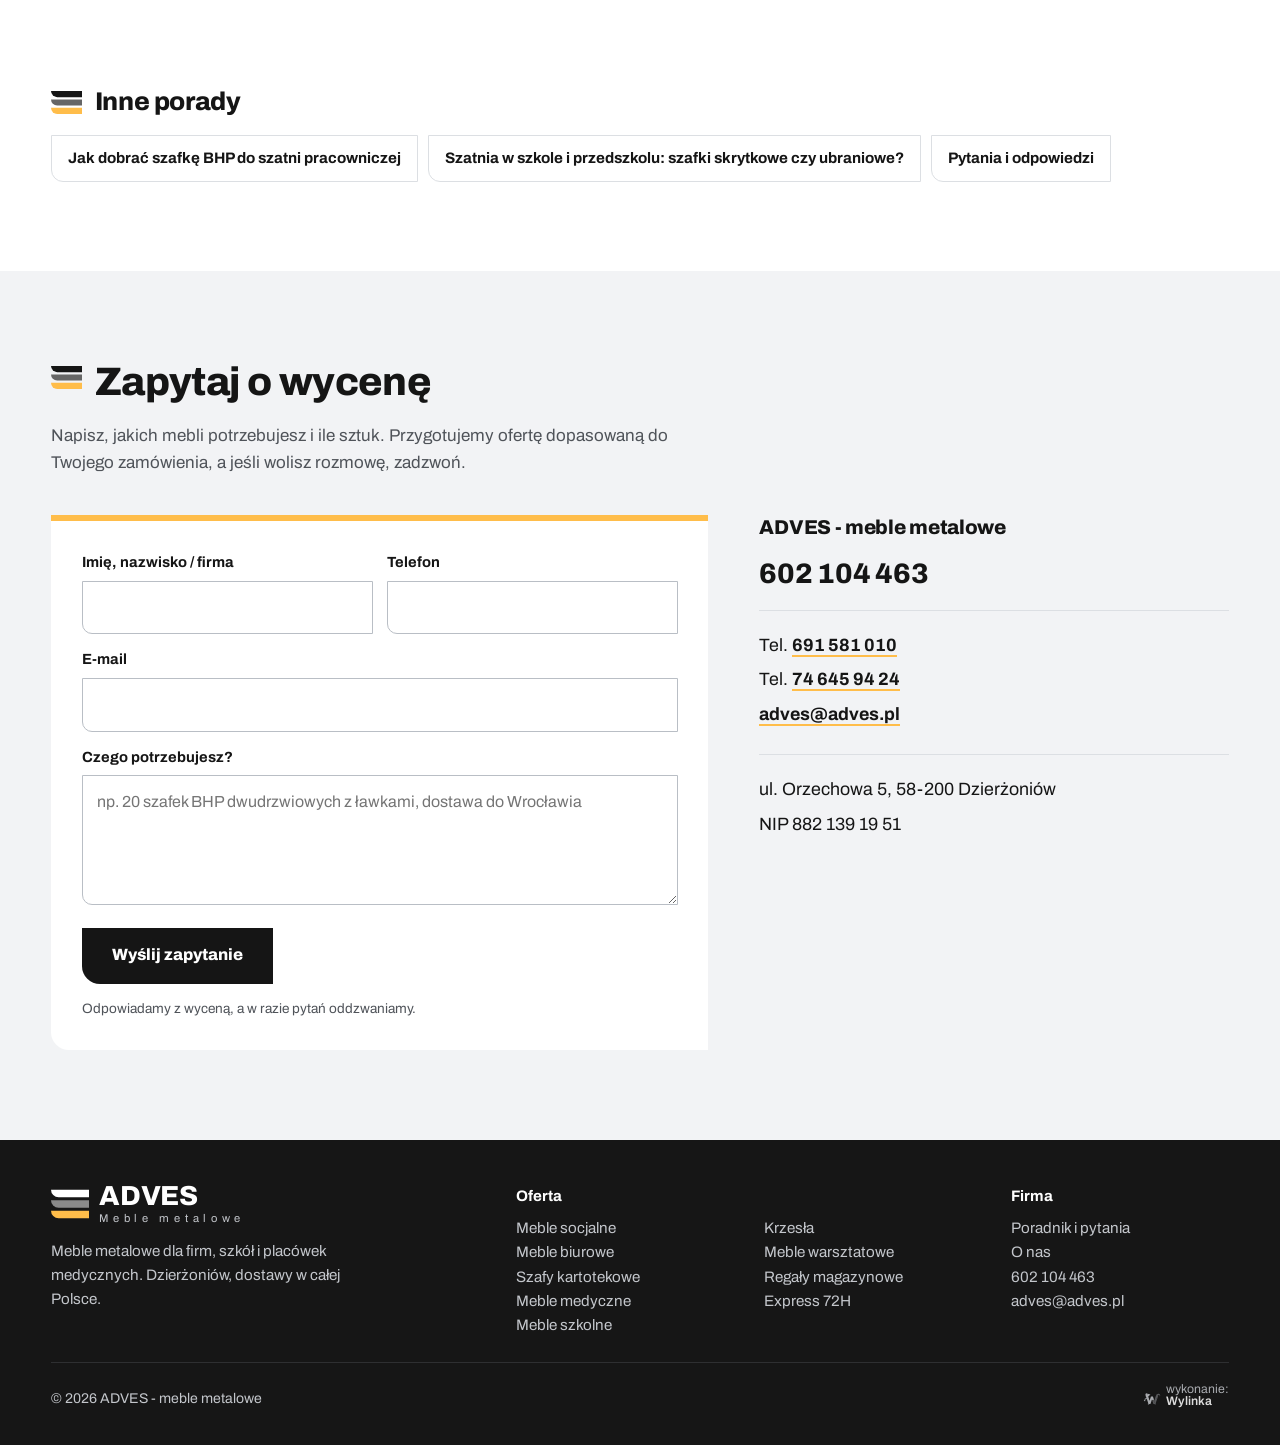
<file: poradnik/szafy-na-dokumenty-rodo/index.html>
<!doctype html>
<html lang="pl">
<head>
<meta charset="utf-8">
<meta name="viewport" content="width=device-width,initial-scale=1">
<meta name="robots" content="noindex,nofollow">
<title>Szafy na dokumenty a RODO: jak bezpiecznie przechowywać dane osobowe | ADVES</title>
<meta name="description" content="RODO nie wskazuje konkretnej szafy, ale wymaga odpowiednich zabezpieczeń. Jak dobrać metalowe szafy aktowe i kartotekowe do dokumentów z danymi osobowymi.">
<meta property="og:title" content="Szafy na dokumenty a RODO: jak bezpiecznie przechowywać dane osobowe | ADVES">
<meta property="og:description" content="RODO nie wskazuje konkretnej szafy, ale wymaga odpowiednich zabezpieczeń. Jak dobrać metalowe szafy aktowe i kartotekowe do dokumentów z danymi osobowymi.">
<meta property="og:type" content="website">
<meta property="og:locale" content="pl_PL">
<meta name="theme-color" content="#ffbd4a">
<link rel="icon" href="../../img/favicon.svg" type="image/svg+xml">
<link rel="preload" as="font" type="font/woff2" href="../../fonts/archivo-rdzen.woff2" crossorigin>
<style>
@font-face{font-family:"Archivo";font-style:normal;font-weight:400 800;font-display:swap;src:url(../../fonts/archivo-rdzen.woff2) format("woff2");unicode-range:U+0020-007E,U+00A0,U+00A9,U+00AB,U+00B0,U+00B7,U+00BB,U+00D3,U+00D7,U+00F3,U+2013,U+2018-2019,U+201C-201E,U+2026}
@font-face{font-family:"Archivo";font-style:normal;font-weight:400 800;font-display:swap;src:url(../../fonts/archivo-pl.woff2) format("woff2");unicode-range:U+0104-0107,U+0118-0119,U+0141-0144,U+015A-015B,U+0179-017C}
@font-face{font-family:"Archivo-fb";src:local("Arial");size-adjust:102%;ascent-override:90%;descent-override:22%;line-gap-override:0%}
:root{--amber:#ffbd4a;--amber2:#f2a81f;--ink:#151515;--grey:#666;--mut:#4f5359;--g:#f2f3f5;--line:#dcdfe3;--dark:#161616;--hh:64px;--w:min(calc(100vw - 32px),1760px);--r:0 0 0 18px}
@media (min-width:900px){:root{--hh:84px;--w:min(92vw,1760px)}}
*{box-sizing:border-box}
html{scroll-behavior:smooth;scroll-padding-top:var(--hh);-webkit-text-size-adjust:100%}
body{margin:0;font-family:Archivo,"Archivo-fb",system-ui,-apple-system,"Segoe UI",Roboto,sans-serif;font-size:clamp(16px,.22vw + 15px,19px);line-height:1.6;color:var(--ink);background:#fff;overflow-x:hidden}
img{display:block;max-width:100%;height:auto}
a{color:inherit}
h1,h2,h3{margin:0;font-weight:800;line-height:1.08;letter-spacing:-.015em}
h2{font-size:clamp(30px,3.1vw,60px)}
h3{font-size:clamp(20px,1.3vw,26px);line-height:1.2}
p{margin:0}
.wrap{width:var(--w);margin:0 auto}
.skip{position:absolute;left:-999px}.skip:focus{left:16px;top:8px;z-index:99;background:#fff;padding:8px 12px}
/* znak z logo: trzy belki (szuflady) */
.zn{display:flex;align-items:flex-start;gap:clamp(12px,1vw,20px)}
.zn::before{content:"";flex:none;width:clamp(30px,2.4vw,46px);aspect-ratio:40/30;margin-top:.12em;background:url("data:image/svg+xml,%3Csvg xmlns='http://www.w3.org/2000/svg' viewBox='0 0 40 30'%3E%3Cpath d='M0 0h40v8H8a8 8 0 0 1-8-8z' fill='%23151515'/%3E%3Cpath d='M0 11h40v8H8a8 8 0 0 1-8-8z' fill='%23666'/%3E%3Cpath d='M0 22h40v8H8a8 8 0 0 1-8-8z' fill='%23ffbd4a'/%3E%3C/svg%3E") no-repeat center/contain}
.ciem .zn::before{background-image:url("data:image/svg+xml,%3Csvg xmlns='http://www.w3.org/2000/svg' viewBox='0 0 40 30'%3E%3Cpath d='M0 0h40v8H8a8 8 0 0 1-8-8z' fill='%23fff'/%3E%3Cpath d='M0 11h40v8H8a8 8 0 0 1-8-8z' fill='%23a3a3a3'/%3E%3Cpath d='M0 22h40v8H8a8 8 0 0 1-8-8z' fill='%23ffbd4a'/%3E%3C/svg%3E")}
.pasy{height:21px;background:linear-gradient(var(--ink) 0 5px,transparent 5px 8px,var(--grey) 8px 13px,transparent 13px 16px,var(--amber) 16px 21px)}
.btn{display:inline-flex;align-items:center;justify-content:center;gap:10px;min-height:56px;padding:0 30px;background:var(--amber);color:var(--ink);font:800 1.02rem/1 Archivo,"Archivo-fb",Arial,sans-serif;text-decoration:none;border:0;border-radius:var(--r);cursor:pointer;-webkit-tap-highlight-color:transparent;transition:background .15s,transform .15s}
.btn:hover{background:var(--amber2)}
.btn:active{transform:translateY(1px)}
.btn.obw{background:transparent;color:#fff;box-shadow:inset 0 0 0 2px rgba(255,255,255,.85)}
.btn.obw:hover{background:rgba(255,255,255,.12)}
.btn.cz{background:var(--ink);color:#fff}.btn.cz:hover{background:#000}
.btn:focus-visible,.menu a:focus-visible,.karuzela button:focus-visible,a.lb:focus-visible{outline:3px solid #1f6feb;outline-offset:3px}
/* naglowek */
.top{position:sticky;top:0;z-index:50;height:var(--hh);background:#fff;transition:box-shadow .2s}
.top.sc{box-shadow:0 1px 0 var(--line),0 8px 22px rgba(0,0,0,.07)}
.top .wrap{height:100%;display:flex;align-items:center;justify-content:space-between;gap:18px}
.logo{display:flex;align-items:center;gap:10px;text-decoration:none;color:var(--ink)}
.logo svg{width:38px;height:30px;flex:none}
.logo b{display:block;font-weight:800;font-size:1.72rem;line-height:.9;letter-spacing:-.01em}
.logo small{display:block;font-size:.7rem;letter-spacing:.42em;margin-top:5px;color:#333;line-height:1}
.menu{display:flex;align-items:center;gap:clamp(14px,1.5vw,34px)}
.menu a{text-decoration:none;font-weight:700;font-size:.98rem;position:relative;padding:6px 0;color:var(--ink)}
.menu a:not(.btn).on::after,.menu a:not(.btn):not(.tel):hover::after{content:"";position:absolute;left:0;right:0;bottom:-2px;height:4px;background:var(--amber);border-radius:0 0 0 4px}
.menu .tel{white-space:nowrap}
.menu .btn{min-height:48px;padding:0 22px}
.burger{display:none}
@media (max-width:1320px){.menu .tel{display:none}}
@media (max-width:1100px){
  .menu{position:fixed;inset:var(--hh) 0 auto 0;background:#fff;flex-direction:column;align-items:stretch;gap:0;padding:6px 16px 22px;border-top:1px solid var(--line);box-shadow:0 18px 30px rgba(0,0,0,.14);transform:translateY(-8px);opacity:0;visibility:hidden;transition:.2s}
  .top.open .menu{transform:none;opacity:1;visibility:visible}
  .menu a{padding:15px 0;border-bottom:1px solid var(--line);font-size:1.08rem}
  .menu a.on::after,.menu a:hover::after{display:none}
  .menu a.on{color:#000;box-shadow:inset 5px 0 0 var(--amber);padding-left:14px}
  .menu .tel{display:block}
  .menu .btn{margin-top:16px;min-height:54px;border-bottom:0}
  .burger{display:flex;flex-direction:column;justify-content:center;gap:5px;width:48px;height:48px;padding:0 11px;background:var(--ink);border:0;border-radius:0 0 0 12px;cursor:pointer}
  .burger span{display:block;height:3px;background:#fff;border-radius:0 0 0 3px;transition:.2s}
  .burger span:nth-child(3){background:var(--amber)}
  .top.open .burger span:nth-child(1){transform:translateY(8px) rotate(45deg)}
  .top.open .burger span:nth-child(2){opacity:0}
  .top.open .burger span:nth-child(3){transform:translateY(-8px) rotate(-45deg);background:#fff}
}
/* hero: trzy drzwi szafek */
.hero{position:relative;display:flex;flex-direction:column;justify-content:flex-end;min-height:calc(100svh - var(--hh));color:#fff;background:var(--ink);isolation:isolate}
.drzwi{position:absolute;inset:0;display:grid;grid-template-columns:repeat(3,1fr);gap:4px;z-index:-2}
.drzwi img{width:100%;height:100%;object-fit:cover}
.hero::before{content:"";position:absolute;inset:0;z-index:-1;background:linear-gradient(180deg,rgba(10,10,10,.12) 0%,rgba(10,10,10,.5) 22%,rgba(10,10,10,.82) 50%,rgba(10,10,10,.92) 100%)}
.hero .wrap{padding:48px 0 34px}
.hero h1{font-size:clamp(34px,4.6vw,92px);max-width:14ch;text-wrap:balance}
.hero p{margin-top:16px;max-width:52ch;font-size:clamp(17px,1.05vw,21px);color:#eceff2}
.hero .akcje{display:flex;flex-wrap:wrap;gap:12px;margin-top:28px}
.hero .pasy{position:absolute;left:0;right:0;bottom:0;height:21px}
@media (min-width:900px){
  .hero{min-height:min(calc(100svh - var(--hh)),980px)}
  .hero .wrap{padding:80px 0 78px}
  .hero::before{background:linear-gradient(90deg,rgba(10,10,10,.86) 0%,rgba(10,10,10,.62) 38%,rgba(10,10,10,.12) 70%,rgba(10,10,10,0) 100%),linear-gradient(0deg,rgba(10,10,10,.45),rgba(10,10,10,0) 40%)}
}
@media (max-width:899px){.hero .akcje .btn{flex:1 1 auto}}
/* sekcje */
section{padding:clamp(64px,7vw,130px) 0}
.szary{background:var(--g)}
.ciem{background:var(--dark);color:#fff}
.lead{max-width:62ch;color:var(--mut);margin-top:18px;font-size:clamp(17px,1vw,20px)}
.ciem .lead{color:#c9ccd1}
.glowa{display:flex;justify-content:space-between;align-items:flex-end;gap:24px;flex-wrap:wrap;margin-bottom:clamp(30px,3vw,54px)}
/* kategorie */
.kat{display:grid;gap:clamp(14px,1.2vw,22px);grid-template-columns:repeat(2,1fr)}
@media (min-width:900px){.kat{grid-template-columns:repeat(4,1fr)}}
@media (min-width:1600px){.kat{grid-template-columns:repeat(8,1fr)}}
.kat article{background:#fff;border-radius:var(--r);overflow:hidden;display:flex;flex-direction:column;box-shadow:0 1px 0 var(--line)}
.kat .fot{position:relative;aspect-ratio:1;background:#fff;border-bottom:5px solid var(--amber)}
.kat .fot img{position:absolute;inset:8%;width:84%;height:84%;object-fit:contain}
.kat .tx{padding:16px 16px 20px}
.kat h3{font-size:clamp(17px,1.1vw,22px)}
.kat p{margin-top:8px;font-size:.88rem;color:var(--mut);line-height:1.45}
@media (max-width:420px){.kat .tx{padding:12px 12px 16px}.kat p{font-size:.82rem}}
/* karuzela */
.karuzela{position:relative}
.tor{display:grid;grid-auto-flow:column;grid-auto-columns:minmax(240px,78%);gap:16px;overflow-x:auto;scroll-snap-type:x mandatory;scrollbar-width:none;padding-bottom:4px;cursor:grab}
.tor::-webkit-scrollbar{display:none}
.tor.ciag{cursor:grabbing;scroll-snap-type:none}
.tor>*{scroll-snap-align:start}
@media (min-width:700px){.tor{grid-auto-columns:calc((100% - 32px)/3)}}
@media (min-width:1200px){.tor{grid-auto-columns:calc((100% - 64px)/5);gap:16px}}
.strz{display:flex;gap:10px}
.strz button{width:52px;height:52px;border:0;border-radius:0 0 0 14px;background:var(--amber);color:var(--ink);font:800 22px/1 Archivo,Arial,sans-serif;cursor:pointer}
.strz button:disabled{opacity:.35;cursor:default}
.karuzela.pelna .strz{display:none}
/* express */
.prod{background:#fff;color:var(--ink);border-radius:var(--r);overflow:hidden;display:flex;flex-direction:column;user-select:none}
.prod a.lb{position:relative;display:block;aspect-ratio:4/5;background:#fff}
.prod a.lb img{position:absolute;inset:7%;width:86%;height:86%;object-fit:contain;pointer-events:none}
.prod .tx{padding:16px 18px 20px;border-top:1px solid var(--line);flex:1}
.prod b{display:block;font-size:1.04rem;line-height:1.25}
.prod span{display:block;margin-top:6px;color:var(--mut);font-size:.92rem}
.prod .zn72{display:inline-block;margin-top:12px;padding:4px 10px;background:var(--amber);font-weight:800;font-size:.8rem;border-radius:0 0 0 8px}
.uwaga72{margin-top:30px;display:flex;flex-wrap:wrap;gap:16px 30px;align-items:center;color:#d6d9dd}
/* konfiguracja */
.konf{display:grid;gap:clamp(30px,4vw,80px);align-items:start}
@media (min-width:1000px){.konf{grid-template-columns:minmax(0,5fr) minmax(0,7fr)}}
.szafa{background:#fff;border:1px solid var(--line);border-radius:var(--r);display:flex;justify-content:center;padding:clamp(24px,3vw,56px);position:relative}
.szafa a{display:block}
.szafa img{height:min(70vh,720px);width:auto;max-width:100%;object-fit:contain}
.szafa figcaption{position:absolute;left:0;bottom:0;background:var(--ink);color:#fff;padding:10px 16px;font-weight:700;font-size:.9rem;border-radius:0 18px 0 0}
.spec{list-style:none;padding:0;margin:26px 0 0;display:grid;gap:0}
@media (min-width:700px){.spec{grid-template-columns:1fr 1fr;column-gap:34px}}
.spec li{position:relative;padding:14px 0 14px 32px;border-bottom:1px solid var(--line)}
.spec li::before{content:"";position:absolute;left:0;top:1.15em;width:18px;height:8px;background:var(--amber);border-radius:0 0 0 8px}
.dodatki{margin-top:clamp(30px,3vw,48px)}
.dodatki h3{margin-bottom:16px}
.dod{display:grid;grid-template-columns:repeat(3,1fr);gap:12px}
.dod a{display:block;background:#fff;border:1px solid var(--line);border-radius:var(--r);overflow:hidden;text-decoration:none}
.dod img{aspect-ratio:4/3;object-fit:contain;width:100%;padding:6%}
.dod span{display:block;padding:10px 12px;font-weight:700;font-size:.92rem;border-top:4px solid var(--amber)}
.dodatki p{margin-top:14px;color:var(--mut)}
/* dla kogo */
.kto{display:grid;gap:0;grid-template-columns:1fr}
@media (min-width:700px){.kto{grid-template-columns:repeat(2,1fr);gap:0 40px}}
@media (min-width:1200px){.kto{grid-template-columns:repeat(4,1fr)}}
.kto div{padding:24px 0;border-top:5px solid var(--ink)}
.kto div:nth-child(2){border-color:var(--grey)}.kto div:nth-child(3){border-color:var(--amber)}.kto div:nth-child(4){border-color:var(--ink)}
.kto p{margin-top:10px;color:var(--mut)}
.jak{margin-top:clamp(40px,4vw,70px);display:grid;gap:clamp(20px,3vw,60px);align-items:start}
@media (min-width:1000px){.jak{grid-template-columns:minmax(0,4fr) minmax(0,8fr)}}
.jak ul{list-style:none;margin:0;padding:0;display:grid;gap:0}
@media (min-width:700px){.jak ul{grid-template-columns:1fr 1fr;column-gap:34px}}
.jak li{position:relative;padding:14px 0 14px 32px;border-bottom:1px solid var(--line)}
.jak li::before{content:"";position:absolute;left:0;top:1.15em;width:18px;height:8px;background:var(--ink);border-radius:0 0 0 8px}
.jak li b{display:block}
/* o nas */
.onas{display:grid;gap:clamp(30px,4vw,80px);align-items:center}
@media (min-width:1000px){.onas{grid-template-columns:minmax(0,6fr) minmax(0,6fr)}}
.onas figure{margin:0;position:relative}
.onas figure a{display:block;border-radius:var(--r);overflow:hidden}
.onas figure img{width:100%;aspect-ratio:16/9;object-fit:cover}
.onas figcaption{margin-top:12px;color:var(--mut);font-size:.95rem}
.onas .txt p+p{margin-top:16px}
.onas .txt p{color:#33373c}
/* kontakt */
.kont{display:grid;gap:clamp(30px,4vw,80px);align-items:start}
@media (min-width:1000px){.kont{grid-template-columns:minmax(0,7fr) minmax(0,5fr)}}
form.pokaz{display:grid;gap:14px;background:#fff;padding:clamp(20px,2.4vw,40px);border-radius:var(--r);border-top:6px solid var(--amber)}
@media (min-width:700px){form.pokaz{grid-template-columns:1fr 1fr}.pole.cale,form.pokaz .btn,form.pokaz .info,form.pokaz .msg{grid-column:1/-1}}
.pole label{display:block;font-weight:700;font-size:.92rem;margin-bottom:6px}
.pole input,.pole textarea,.pole select{width:100%;font:inherit;font-size:16px;padding:13px 14px;border:1.5px solid #b9bec5;border-radius:0 0 0 10px;background:#fff;color:var(--ink)}
.pole textarea{min-height:130px;resize:vertical}
.pole input:focus,.pole textarea:focus,.pole select:focus{outline:3px solid var(--amber);outline-offset:0;border-color:var(--ink)}
form.pokaz .btn{justify-self:start}
form.pokaz .info{font-size:.85rem;color:var(--mut)}
.msg{padding:14px 16px;background:var(--ink);color:#fff;border-radius:0 0 0 12px}
.dane h3{margin-bottom:12px}
.dane p{margin-bottom:6px}
.dane a{font-weight:700;text-decoration:none;border-bottom:2px solid var(--amber)}
.dane .tel-duzy{display:block;font-size:clamp(26px,2.2vw,40px);font-weight:800;border:0;margin:8px 0 14px;letter-spacing:-.01em}
.dane .blok{padding:20px 0;border-top:1px solid var(--line)}
/* stopka */
footer{background:var(--dark);color:#c3c6cb;padding:44px 0 30px;font-size:.95rem}
footer .wrap{display:grid;grid-template-columns:1fr 1fr;gap:24px 30px}
@media (min-width:900px){footer .wrap{grid-template-columns:2fr 1fr 1fr 1fr}}
footer b{color:#fff;display:block;margin-bottom:8px}
footer .wrap>div:first-child{grid-column:1/-1}
@media (min-width:900px){footer .wrap>div:first-child{grid-column:auto}}
footer a{text-decoration:none}
footer a:hover{color:#fff}
footer .dol{grid-column:1/-1;display:flex;flex-wrap:wrap;gap:12px 24px;justify-content:space-between;align-items:center;border-top:1px solid #2e2f31;padding-top:20px;font-size:.88rem}
footer .logo{color:#fff}
footer .logo small{color:#c3c6cb}

.wylinka-badge{display:inline-flex;align-items:center;gap:.4em;color:inherit;text-decoration:none;font-size:.875em;line-height:1;opacity:.85}
.wylinka-badge:hover,.wylinka-badge:focus-visible{opacity:1}
.wylinka-badge:focus-visible{outline:2px solid currentColor;outline-offset:3px;border-radius:2px}
.wylinka-badge svg{width:18px;height:18px;flex:none;overflow:visible}
.wylinka-badge b{font-weight:600}
.wylinka-badge .wy-old{opacity:.45;transform-origin:40px 30px;transition:transform .32s cubic-bezier(.3,.7,.4,1),opacity .32s ease-out}
.wylinka-badge .wy-pod{opacity:0;transition:opacity .2s ease-out .08s}
.wylinka-badge:hover .wy-old,.wylinka-badge:focus-visible .wy-old{transform:translate(9px,7px) rotate(9deg);opacity:0}
.wylinka-badge:hover .wy-pod,.wylinka-badge:focus-visible .wy-pod{opacity:1}
@media (prefers-reduced-motion:reduce){.wylinka-badge .wy-old,.wylinka-badge .wy-pod{transition:none}.wylinka-badge:hover .wy-old,.wylinka-badge:focus-visible .wy-old{transform:none;opacity:.45}.wylinka-badge:hover .wy-pod,.wylinka-badge:focus-visible .wy-pod{opacity:0}}


/* lightbox */
#lb{border:0;padding:0;max-width:none;max-height:none;width:100vw;height:100dvh;background:rgba(12,12,12,.94);color:#fff}
#lb::backdrop{background:rgba(0,0,0,.6)}
#lb .lb-in{position:absolute;inset:60px 16px 70px;display:flex;align-items:center;justify-content:center}
#lb img{max-width:100%;max-height:100%;object-fit:contain;background:#fff}
#lb p{position:absolute;left:16px;right:16px;bottom:22px;text-align:center}
#lb button{position:absolute;width:52px;height:52px;border:0;border-radius:0 0 0 14px;background:var(--amber);color:var(--ink);font:800 24px/1 Archivo,Arial,sans-serif;cursor:pointer}
.lb-x{top:10px;right:12px}.lb-p{left:12px;top:50%}.lb-n{right:12px;top:50%}
body.lb-on{overflow:hidden}
@media (prefers-reduced-motion:reduce){html{scroll-behavior:auto}*{transition:none!important}}
/* v2: hero z jednym glownym zdjeciem, katalog B2B, podstrony */
.drzwi{grid-template-columns:1fr}
.drzwi .d1{display:none}
.drzwi .d2{object-position:50% 50%}
@media (min-width:900px){.drzwi{grid-template-columns:1fr 1fr}.drzwi .d1{display:block}}
.kat .karta{background:#fff;border-radius:var(--r);overflow:hidden;display:flex;flex-direction:column;box-shadow:0 1px 0 var(--line);text-decoration:none;color:inherit;position:relative;transition:box-shadow .2s,transform .2s}
.kat .karta:hover{box-shadow:0 0 0 2px var(--ink);transform:translateY(-2px)}
.kat .karta:focus-visible{outline:3px solid #1f6feb;outline-offset:3px}
.kat .fot.znak{display:flex;align-items:center;justify-content:center}
.kat .fot.znak svg{width:46%;height:auto}
.nowe{position:absolute;left:0;top:0;z-index:2;background:var(--ink);color:#fff;font-weight:800;font-size:.74rem;padding:6px 10px;border-radius:0 0 18px 0;line-height:1}
.kat .dalej{display:block;margin-top:10px;font-weight:800;font-size:.86rem}
.kat .dalej::after{content:" \2192"}
.takze{margin-top:22px;color:var(--mut);font-size:.95rem}
.takze a{font-weight:700;color:var(--ink);text-decoration:none;border-bottom:2px solid var(--amber)}
.btn.mini{min-height:44px;padding:0 16px;font-size:.9rem}
.prod .btn.mini{margin-top:14px;width:100%}
.prod .zn72{margin-right:8px}
/* poradnik na glownej */
.porady{display:grid;gap:clamp(14px,1.4vw,26px);grid-template-columns:1fr}
@media (min-width:800px){.porady{grid-template-columns:repeat(3,1fr)}}
.porada{display:flex;flex-direction:column;background:#fff;border:1px solid var(--line);border-radius:var(--r);overflow:hidden;text-decoration:none;color:inherit;transition:box-shadow .2s}
.porada:hover{box-shadow:0 0 0 2px var(--ink)}
.porada .fot{position:relative;aspect-ratio:16/9;background:#fff;border-bottom:5px solid var(--amber)}
.porada .fot img{position:absolute;inset:8%;width:84%;height:84%;object-fit:contain}
.porada .tx{padding:18px 20px 22px;display:flex;flex-direction:column;gap:8px;flex:1}
.porada p{color:var(--mut);font-size:.95rem}
.porada .dalej{margin-top:auto;font-weight:800;font-size:.92rem}
.porada .dalej::after{content:" \2192"}
.szary .porada{border-color:transparent}
.link-wiecej{display:inline-block;margin-top:26px;font-weight:800;text-decoration:none;border-bottom:3px solid var(--amber)}
/* naglowek podstrony */
.ph{background:var(--g);padding:clamp(28px,4vw,70px) 0 clamp(40px,5vw,90px)}
.ph .wrap{display:grid;gap:clamp(24px,4vw,70px);align-items:center}
@media (min-width:900px){.ph .wrap{grid-template-columns:minmax(0,7fr) minmax(0,5fr)}}
.ph h1{font-size:clamp(32px,3.6vw,68px);max-width:20ch;text-wrap:balance}
.ph .lead{margin-top:16px}
.ph .akcje{display:flex;flex-wrap:wrap;gap:12px;margin-top:26px}
.ph .btn.obw{color:var(--ink);box-shadow:inset 0 0 0 2px var(--ink)}
.ph .btn.obw:hover{background:#fff}
.ph figure{margin:0;background:#fff;border-radius:var(--r);border-bottom:6px solid var(--amber);display:flex;align-items:center;justify-content:center;aspect-ratio:4/3;padding:6%}
.ph figure img{max-height:100%;width:auto;object-fit:contain}
.ph figure svg{width:44%;height:auto}
@media (max-width:899px){.ph figure{aspect-ratio:16/9}}
.okr{font-size:.86rem;color:var(--mut);margin-bottom:18px;display:flex;flex-wrap:wrap;gap:6px}
.okr a{color:var(--ink);font-weight:700;text-decoration:none}
.okr a:hover{text-decoration:underline}
.okr span[aria-hidden]{color:#9aa0a6}
/* lista podkategorii i produktow */
.lista{border-bottom:1px solid var(--line)}
.wiersz{display:grid;gap:10px 30px;padding:22px 0 22px 34px;border-top:1px solid var(--line);position:relative;align-items:center}
.wiersz::before{content:"";position:absolute;left:0;top:30px;width:18px;height:8px;background:var(--amber);border-radius:0 0 0 8px}
@media (min-width:800px){.wiersz{grid-template-columns:minmax(0,1fr) auto}}
.wiersz p{color:var(--mut);margin-top:6px;font-size:.96rem}
.wiersz .btn{justify-self:start}
.grupa+.grupa{margin-top:clamp(36px,4vw,64px)}
.grupa>h2{font-size:clamp(24px,2vw,36px);margin-bottom:16px}
.tab{width:100%;border-collapse:collapse}
.tab th{text-align:left;font-size:.82rem;color:var(--mut);font-weight:700;padding:0 12px 10px 0;border-bottom:2px solid var(--ink)}
.tab td{padding:14px 12px 14px 0;border-bottom:1px solid var(--line);vertical-align:middle}
.tab td:last-child{text-align:right;padding-right:0}
.tab .kod{font-weight:800;white-space:nowrap}
.tab .zn72{display:inline-block;margin-left:8px;padding:3px 8px;background:var(--amber);font-weight:800;font-size:.74rem;border-radius:0 0 0 8px;vertical-align:middle;font-style:normal}
@media (max-width:699px){
  .tab thead{display:none}
  .tab tr{display:grid;grid-template-columns:1fr auto;gap:4px 12px;padding:14px 0;border-bottom:1px solid var(--line)}
  .tab td{border:0;padding:0}
  .tab td:nth-child(1){grid-column:1/-1}
  .tab td:nth-child(2){color:var(--mut);font-size:.92rem;align-self:center}
}
.uwaga{margin-top:22px;color:var(--mut);font-size:.95rem;max-width:70ch}
.pokrewne{display:flex;flex-wrap:wrap;gap:10px}
.pokrewne a{display:inline-block;padding:10px 16px;background:#fff;border:1px solid var(--line);border-radius:0 0 0 12px;text-decoration:none;font-weight:700;font-size:.95rem}
.pokrewne a:hover{border-color:var(--ink)}
/* artykul */
.art{display:grid;gap:clamp(30px,4vw,80px);align-items:start}
@media (min-width:1000px){.art{grid-template-columns:minmax(0,8fr) minmax(0,4fr)}}
.tresc{max-width:72ch}
.tresc h2{font-size:clamp(23px,1.8vw,32px);margin:clamp(30px,3vw,46px) 0 12px}
.tresc p{color:#2b2e33}
.tresc p+p{margin-top:14px}
.tresc ul{list-style:none;padding:0;margin:14px 0 0}
.tresc li{position:relative;padding:6px 0 6px 30px}
.tresc li::before{content:"";position:absolute;left:0;top:.95em;width:16px;height:7px;background:var(--amber);border-radius:0 0 0 7px}
.tresc .wstep{font-size:clamp(18px,1.15vw,22px);color:var(--ink)}
.meta{font-size:.9rem;color:var(--mut);margin-top:14px}
.boks{position:sticky;top:calc(var(--hh) + 20px);background:var(--dark);color:#fff;padding:clamp(22px,2vw,34px);border-radius:var(--r)}
.boks h2{font-size:clamp(22px,1.6vw,28px)}
.boks p{color:#c9ccd1;margin:12px 0 20px}
.boks .btn{width:100%}
.boks .tel-b{display:block;margin-top:14px;font-weight:800;font-size:1.3rem;text-decoration:none;text-align:center}
/* FAQ */
.faq{border-bottom:1px solid var(--line);max-width:900px}
.faq details{border-top:1px solid var(--line)}
.faq summary{list-style:none;cursor:pointer;padding:20px 48px 20px 0;font-weight:800;font-size:clamp(17px,1.15vw,21px);position:relative}
.faq summary::-webkit-details-marker{display:none}
.faq summary::after{content:"";position:absolute;right:6px;top:50%;width:18px;height:8px;margin-top:-4px;background:var(--amber);border-radius:0 0 0 8px;transition:transform .2s}
.faq details[open] summary::after{transform:rotate(90deg)}
.faq details p{padding:0 0 22px;color:#33373c;max-width:70ch}
section.bez-gory{padding-top:0}
section:not(.szary)>.wrap>.kont form.pokaz{box-shadow:0 0 0 1px var(--line)}
@media (max-width:899px){.ph figure.znak{display:none}}

</style>
<script type="application/ld+json">{"@context": "https://schema.org", "@type": "LocalBusiness", "@id": "https://adves.pl/#firma", "name": "ADVES - meble metalowe", "url": "https://adves.pl/", "telephone": "+48602104463", "email": "adves@adves.pl", "foundingDate": "2018", "taxID": "8821391951", "logo": "https://adves.pl/logo.png", "address": {"@type": "PostalAddress", "streetAddress": "ul. Orzechowa 5", "postalCode": "58-200", "addressLocality": "Dzierżoniów", "addressCountry": "PL"}, "areaServed": "PL", "description": "Metalowe szafy BHP, aktowe i kartotekowe, meble szkolne, medyczne i warsztatowe, regały magazynowe. Wycena na zapytanie, dostawa w całej Polsce."}</script>
<script type="application/ld+json">{"@context": "https://schema.org", "@type": "BreadcrumbList", "itemListElement": [{"@type": "ListItem", "position": 1, "name": "Strona główna", "item": "https://disaster26.github.io/adves-koncepcja/"}, {"@type": "ListItem", "position": 2, "name": "Poradnik", "item": "https://disaster26.github.io/adves-koncepcja/poradnik/"}, {"@type": "ListItem", "position": 3, "name": "Szafy na dokumenty a RODO: jak bezpiecznie przechowywać dane osobowe", "item": "https://disaster26.github.io/adves-koncepcja/poradnik/szafy-na-dokumenty-rodo/"}]}</script>
<script type="application/ld+json">{"@context": "https://schema.org", "@type": "Article", "headline": "Szafy na dokumenty a RODO: jak bezpiecznie przechowywać dane osobowe", "description": "RODO nie wskazuje konkretnej szafy, ale wymaga odpowiednich zabezpieczeń. Jak dobrać metalowe szafy aktowe i kartotekowe do dokumentów z danymi osobowymi.", "datePublished": "2026-11-17", "dateModified": "2026-11-17", "inLanguage": "pl-PL", "mainEntityOfPage": "https://disaster26.github.io/adves-koncepcja/poradnik/szafy-na-dokumenty-rodo/", "author": {"@type": "Organization", "name": "ADVES - meble metalowe", "url": "https://adves.pl/"}, "publisher": {"@id": "https://adves.pl/#firma"}}</script>
</head>
<body>
<a class="skip" href="#tresc">Przejdź do treści</a>
<header class="top">
  <div class="wrap">
    <a class="logo" href="../../">
      <svg viewBox="0 0 40 30" aria-hidden="true"><path d="M0 0h40v8H8a8 8 0 0 1-8-8z" fill="currentColor"/><path d="M0 11h40v8H8a8 8 0 0 1-8-8z" fill="#666"/><path d="M0 22h40v8H8a8 8 0 0 1-8-8z" fill="#ffbd4a"/></svg>
      <span><b>ADVES</b><small>Meble metalowe</small></span>
    </a>
    <nav class="menu" aria-label="Menu główne">
      <a href="../../#oferta">Oferta</a>
      <a href="../../#express">Express 72H</a>
      <a href="../../poradnik/" class="on">Poradnik</a>
      <a href="../../#o-nas">O nas</a>
      <a href="#kontakt">Kontakt</a>
      <a class="tel" href="tel:+48602104463">602 104 463</a>
      <a class="btn" href="#kontakt">Zapytaj o wycenę</a>
    </nav>
    <button class="burger" type="button" aria-label="Otwórz menu" aria-expanded="false"><span></span><span></span><span></span></button>
  </div>
</header>

<main id="tresc">
<section class="ph">
  <div class="wrap" style="grid-template-columns:1fr">
    <div>
      <nav class="okr" aria-label="Okruszki"><a href="../../">Strona główna</a><span aria-hidden="true">/</span><a href="../">Poradnik</a><span aria-hidden="true">/</span><span>Szafy na dokumenty a RODO: jak bezpiecznie przechowywać dane osobowe</span></nav>
      <h1 style="max-width:26ch">Szafy na dokumenty a RODO: jak bezpiecznie przechowywać dane osobowe</h1>
      <p class="meta">Poradnik ADVES, 17.11.2026</p>
    </div>
  </div>
</section>
<section>
  <div class="wrap art">
    <article class="tresc">

<p class="wstep">RODO nie mówi, jaką szafę kupić. Wymaga za to od administratora danych odpowiednich środków technicznych i organizacyjnych, dopasowanych do ryzyka (art. 32). Dla dokumentów papierowych oznacza to w praktyce zamykane szafy, kontrolę nad kluczami i dostęp tylko dla upoważnionych osób.</p>
<h2>Metalowa szafa aktowa zamykana na klucz</h2>
<p>To podstawowe wyposażenie kadr, księgowości i sekretariatu. Rodzaj drzwi warto dobrać do miejsca:</p>
<ul>
<li>drzwi skrzydłowe, gdy przed szafą jest dość miejsca,</li>
<li>drzwi przesuwne w wąskich przejściach i małych pokojach,</li>
<li>drzwi żaluzjowe, gdy cały front ma być dostępny naraz.</li>
</ul>
<h2>Akta osobowe i dokumentacja pacjentów</h2>
<p>Do akt pracowniczych sprawdzają się szafy kartotekowe do kart osobowych albo do teczek zawieszkowych A4. W przychodniach i gabinetach dokumentację przechowuje się w szafach kartotekowych do kopert B5. Szuflady dobieramy do formatu dokumentów, a ich liczbę do tego, ile teczek ma się zmieścić.</p>
<h2>Klucze to też zabezpieczenie</h2>
<p>Najlepsza szafa niewiele da, jeśli klucz zostaje w zamku. Warto spisać, kto ma klucze do których szaf, przechowywać klucze zapasowe w innym miejscu i nie zostawiać otwartych szaf po wyjściu z pokoju.</p>
<h2>Dokumenty niejawne to osobna kategoria</h2>
<p>Informacje niejawne podlegają odrębnej ustawie i bardziej szczegółowym wymaganiom co do szaf i pomieszczeń. Mamy w ofercie szafy na dokumenty niejawne. Przy takim zamówieniu poproś pełnomocnika do spraw ochrony informacji niejawnych o wymagania, a dobierzemy szafę, która je spełnia.</p>
<h2>Jak przygotować zapytanie</h2>
<p>Napisz, ile segregatorów lub teczek ma się zmieścić, w jakim formacie, ile miejsca jest w pomieszczeniu i czy szafy mają stać w jednym rzędzie. Przygotujemy ofertę z wymiarami i terminem dostawy.</p>

    </article>
    <aside class="boks">
      <h2>Potrzebujesz wyceny?</h2>
      <p>Napisz, ile sztuk i dokąd, a przygotujemy ofertę. Albo po prostu zadzwoń.</p>
      <a class="btn" href="#kontakt" data-zapytaj="Meble biurowe">Zapytaj o wycenę</a>
      <a class="tel-b" href="tel:+48602104463">602 104 463</a>
      <p style="margin:18px 0 0"><a href="../../meble-biurowe/" style="font-weight:700;color:#fff">Meble biurowe: zobacz ofertę</a></p>
    </aside>
  </div>
</section>
<section class="bez-gory">
  <div class="wrap">
    <h2 class="zn" style="font-size:clamp(24px,2vw,36px);margin-bottom:20px">Inne porady</h2>
    <div class="pokrewne"><a href="../jak-dobrac-szafke-bhp/">Jak dobrać szafkę BHP do szatni pracowniczej</a><a href="../szatnia-w-szkole/">Szatnia w szkole i przedszkolu: szafki skrytkowe czy ubraniowe?</a><a href="../#pytania">Pytania i odpowiedzi</a></div>
  </div>
</section>
<section id="kontakt" class="szary">
  <div class="wrap">
    <div class="glowa"><div><h2 class="zn">Zapytaj o wycenę</h2><p class="lead">Napisz, jakich mebli potrzebujesz i ile sztuk. Przygotujemy ofertę dopasowaną do Twojego zamówienia, a jeśli wolisz rozmowę, zadzwoń.</p></div></div>
    <div class="kont">
      <form class="pokaz" novalidate>
        <div class="pole"><label for="f-im">Imię, nazwisko / firma</label><input id="f-im" name="imie" autocomplete="name" required></div>
        <div class="pole"><label for="f-tel">Telefon</label><input id="f-tel" name="tel" type="tel" autocomplete="tel"></div>
        <div class="pole cale"><label for="f-em">E-mail</label><input id="f-em" name="email" type="email" autocomplete="email" required></div>
        <div class="pole cale"><label for="f-wi">Czego potrzebujesz?</label><textarea id="f-wi" name="wiadomosc" required placeholder="np. 20 szafek BHP dwudrzwiowych z ławkami, dostawa do Wrocławia"></textarea></div>
        <button class="btn cz" type="submit">Wyślij zapytanie</button>
        <p class="info">Odpowiadamy z wyceną, a w razie pytań oddzwaniamy.</p>
        <p class="msg" hidden tabindex="-1">To jest podgląd strony - na docelowej stronie formularz wyśle zapytanie do ADVES.</p>
      </form>
      <div class="dane">
        <h3>ADVES - meble metalowe</h3>
        <a class="tel-duzy" href="tel:+48602104463">602 104 463</a>
        <div class="blok">
          <p>Tel. <a href="tel:+48691581010">691 581 010</a></p>
          <p>Tel. <a href="tel:+48746459424">74 645 94 24</a></p>
          <p><a href="mailto:adves@adves.pl">adves@adves.pl</a></p>
        </div>
        <div class="blok">
          <p>ul. Orzechowa 5, 58-200 Dzierżoniów</p>
          <p>NIP 882 139 19 51</p>
        </div>
      </div>
    </div>
  </div>
</section>
</main>
<footer>
  <div class="wrap">
    <div>
      <a class="logo" href="../../"><svg viewBox="0 0 40 30" aria-hidden="true" width="38" height="30"><path d="M0 0h40v8H8a8 8 0 0 1-8-8z" fill="#fff"/><path d="M0 11h40v8H8a8 8 0 0 1-8-8z" fill="#8a8a8a"/><path d="M0 22h40v8H8a8 8 0 0 1-8-8z" fill="#ffbd4a"/></svg><span><b style="margin:0">ADVES</b><small>Meble metalowe</small></span></a>
      <p style="margin-top:14px;max-width:36ch">Meble metalowe dla firm, szkół i placówek medycznych. Dzierżoniów, dostawy w całej Polsce.</p>
    </div>
    <div><b>Oferta</b><a href="../../meble-socjalne/">Meble socjalne</a><br><a href="../../meble-biurowe/">Meble biurowe</a><br><a href="../../szafy-kartotekowe/">Szafy kartotekowe</a><br><a href="../../meble-medyczne/">Meble medyczne</a><br><a href="../../meble-szkolne/">Meble szkolne</a></div>
    <div><b>&nbsp;</b><a href="../../krzesla/">Krzesła</a><br><a href="../../meble-warsztatowe/">Meble warsztatowe</a><br><a href="../../regaly-magazynowe/">Regały magazynowe</a><br><a href="../../#express">Express 72H</a></div>
    <div><b>Firma</b><a href="../../poradnik/">Poradnik i pytania</a><br><a href="../../#o-nas">O nas</a><br><a href="tel:+48602104463">602 104 463</a><br><a href="mailto:adves@adves.pl">adves@adves.pl</a></div>
    <div class="dol"><span>© <span class="rok">2026</span> ADVES - meble metalowe</span><a class="wylinka-badge" href="https://wylinka.pl/?utm_source=adves.pl&amp;utm_medium=stopka&amp;utm_campaign=wykonanie" rel="noopener" title="Strona wykonana przez Wylinka"><svg viewBox="0 0 64 64" aria-hidden="true" focusable="false" fill="currentColor"><path d="M9.8 22.8l-1.2-7.9 2.2-3.7 15.5 4.6-.5 1.5-7.2 5.5 4.7 15.6 5-15.6 7 0 4.1 12.7-4.2-.9-2.6 1.8-.8-2.2-5.3 15.6-4.3 0 .4 .2-2.1 2.8-1.3-1.1 1.1-1.4-3.1 .2-.1-1.7 2.2-.1-5.7-16.5-4.8 .6-.8 3.1 0 .5-.3 .5 .8 2.2-1.6 .5-.4-1.3-.8 1.6-1.5-.8 .8-1.6-1.4 .6-.6-1.6 2.3-.8 .2-.4 1.3-4.8 5.9-.8-2.4-6.9zM15.2 13.7l-.1-.4-.4 .8-.1 .8 .1 1 .1 .4 .3 .7 .3-.9 .1-.7 0-.8z"/><path class="wy-pod" d="M37.1 49.8l-4.5-13.3 2.6-1.8 4.2 .9 .9 2.8 3-9.7 0-.5 .1-.8 3.2-8.4 .5-1 .6-1 .9-1.1 1.3-1 1.1-.7 1.4-.5 1.4-.3 .7 0 .9 0 1.2 .3 1.4 .6 .8 .5 .7 .7 .6 .7 .5 .9 .3 .9 .1 .9 0 .8-.2 .9-.5 .9-.5 .6-.7 .5-.7 .3-.1-.1 0-.1 .5-.5 .3-.7 .2-.5 0-.6-.1-.6-.3-.7-.4-.5-.4-.4-.5-.3-.6-.3-.7 0-.7 .1-.6 .1-.5 .4-.5 .5-.3 .5-.2 .7-.1 1.5-1.4 5.1-.8 3.3-.3 .7-.5 .7-6 17.5 1.9 .1-.1 1.7-3.1-.2 1.1 1.4-1.3 1.1-2.1-2.8 .4-.2z"/><path class="wy-old" d="M40.8 50l.4-.2-4.1 0-4.2-12.5 2.5-1.7 4.3 .9 .6 1.9 .6-1.6 0-.3 2.4-7.8 0-.5 .1-.8 3.2-8.4 .4-.8 .6-.9 .9-1.2 .9-.9 1.3-.8 1.4-.6 1.2-.3 1.4-.1 1.3 .1 .6 .2 .8 .3 1.1 .6 .9 .7 .7 .9 .5 .9 .3 .9 .1 1.1-.1 .9-.3 .9-.4 .7-.6 .7-.6 .4-.6 .2-.1-.1 0-.1 .5-.5 .3-.7 .2-.5 0-.5-.1-.6-.2-.6-.3-.5-.4-.5-.5-.3-.6-.3-.7-.1-.6 0-.6 .1-.6 .3-.6 .5-.3 .4-.2 .5-.1 .5-.1 1.5-1.4 5.1-.8 3.3-.3 .7-.5 .7-6 17.5 1.9 .1-.1 1.7-3.1-.2 1.1 1.4-1.3 1.1zM49.6 17.1l.6 1.7-1.5 1.9 .4 .4 1.8-2.1-.7-2.1zM48.1 28.3l.5 1.8-1.7 1.8 .4 .4 1.9-2-.6-2.2zM37.9 41.7l1.7-1.5-.4-.4-1.7 1.4zM42.6 38.7l-1.5 2.8 1.1 2-1.3 2.6 .5 .2 1.5-2.8-1.1-2 1.4-2.5z"/></svg><span>wykonanie: <b>Wylinka</b></span></a>
</div>
  </div>
</footer>
<dialog id="lb" aria-label="Podgląd zdjęcia">
  <div class="lb-in"><img alt=""></div>
  <p></p>
  <button class="lb-x" type="button" aria-label="Zamknij">&#215;</button>
  <button class="lb-p" type="button" aria-label="Poprzednie zdjęcie">&#8592;</button>
  <button class="lb-n" type="button" aria-label="Następne zdjęcie">&#8594;</button>
</dialog>
<script src="../../app.js" defer></script>
</body>
</html>
</file>
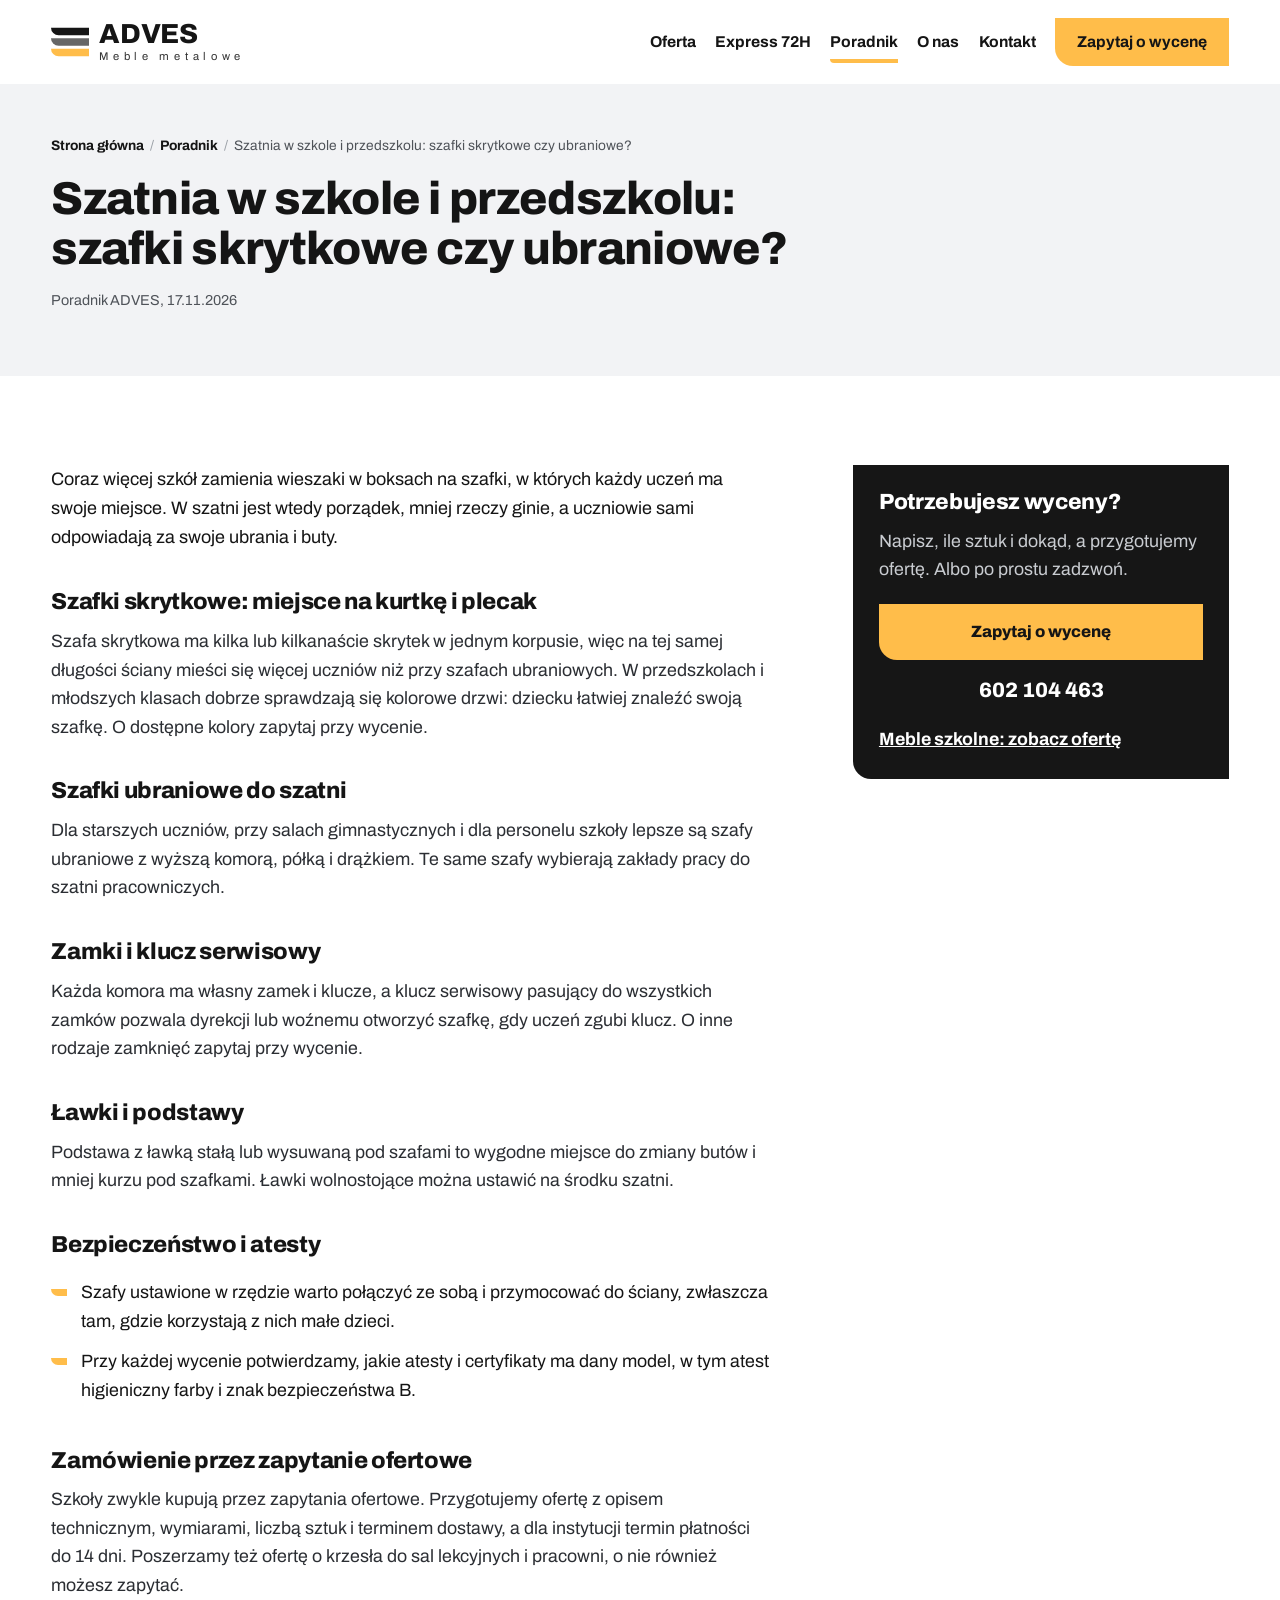
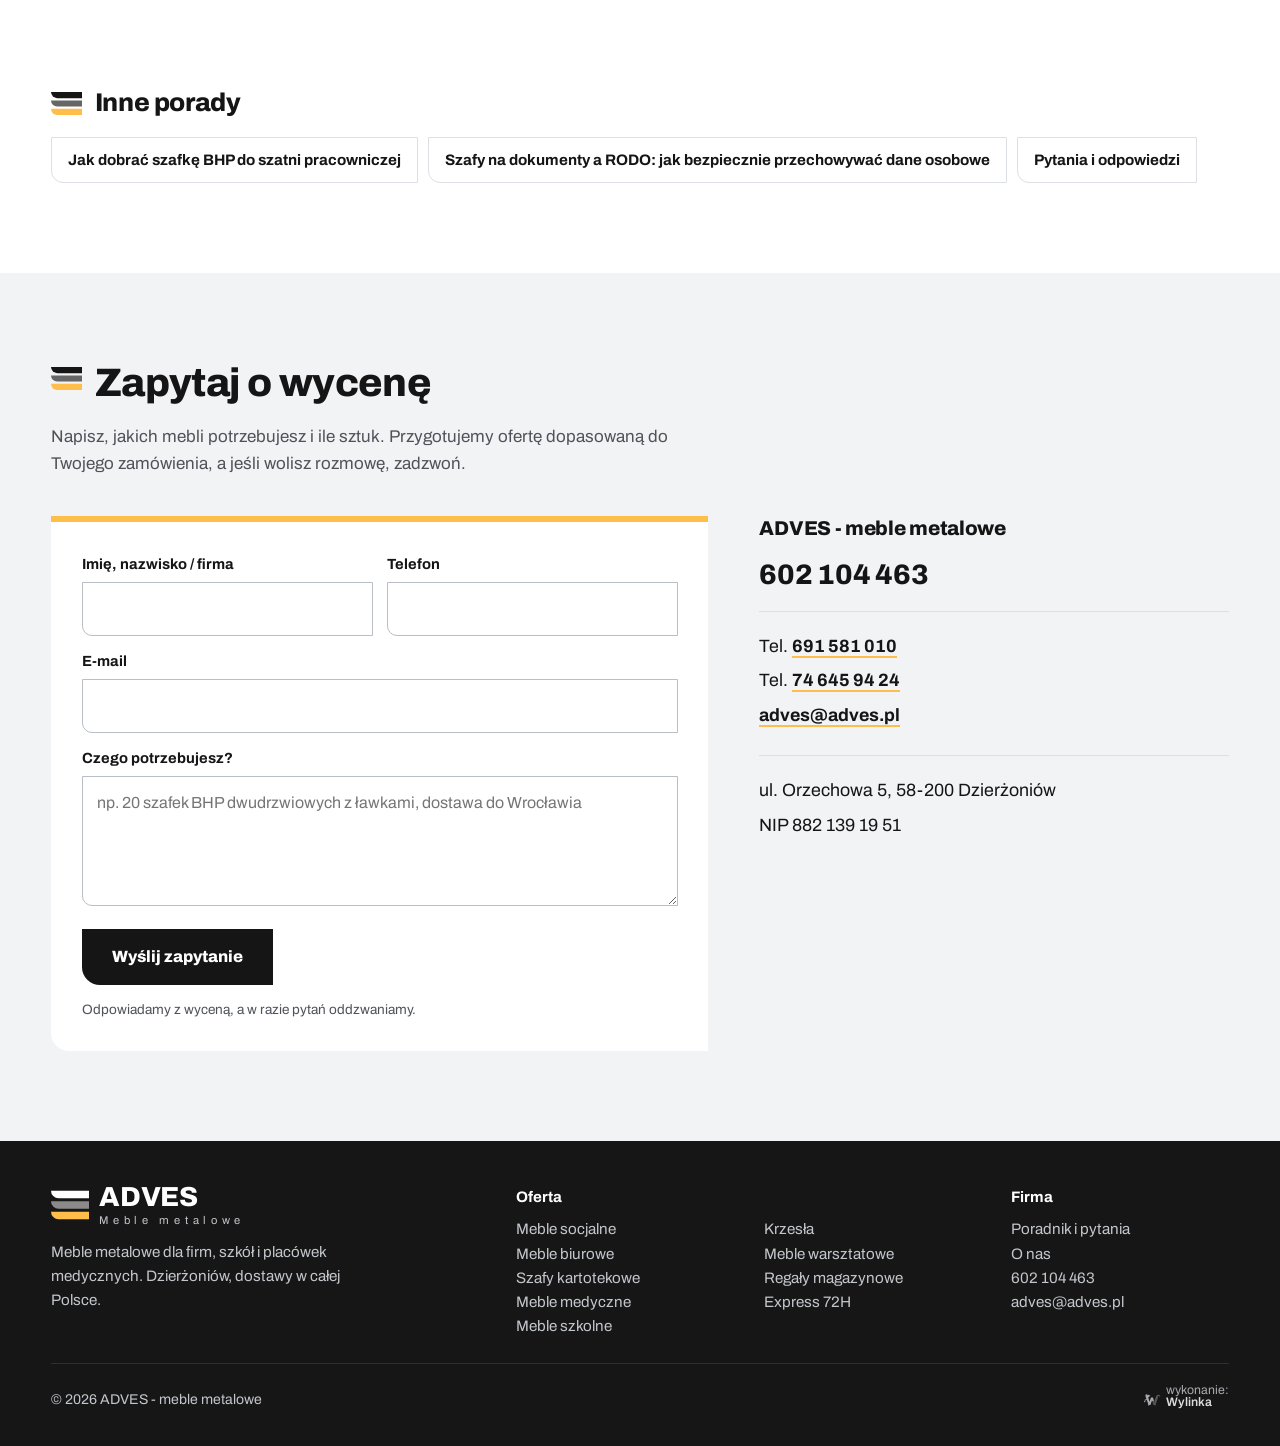
<file: poradnik/szatnia-w-szkole/index.html>
<!doctype html>
<html lang="pl">
<head>
<meta charset="utf-8">
<meta name="viewport" content="width=device-width,initial-scale=1">
<meta name="robots" content="noindex,nofollow">
<title>Szatnia w szkole i przedszkolu: szafki skrytkowe czy ubraniowe? | ADVES</title>
<meta name="description" content="Jak wyposażyć szatnię szkolną: szafki skrytkowe czy ubraniowe, zamki, ławki, atesty i oferta do zapytania ofertowego. Poradnik ADVES.">
<meta property="og:title" content="Szatnia w szkole i przedszkolu: szafki skrytkowe czy ubraniowe? | ADVES">
<meta property="og:description" content="Jak wyposażyć szatnię szkolną: szafki skrytkowe czy ubraniowe, zamki, ławki, atesty i oferta do zapytania ofertowego. Poradnik ADVES.">
<meta property="og:type" content="website">
<meta property="og:locale" content="pl_PL">
<meta name="theme-color" content="#ffbd4a">
<link rel="icon" href="../../img/favicon.svg" type="image/svg+xml">
<link rel="preload" as="font" type="font/woff2" href="../../fonts/archivo-rdzen.woff2" crossorigin>
<style>
@font-face{font-family:"Archivo";font-style:normal;font-weight:400 800;font-display:swap;src:url(../../fonts/archivo-rdzen.woff2) format("woff2");unicode-range:U+0020-007E,U+00A0,U+00A9,U+00AB,U+00B0,U+00B7,U+00BB,U+00D3,U+00D7,U+00F3,U+2013,U+2018-2019,U+201C-201E,U+2026}
@font-face{font-family:"Archivo";font-style:normal;font-weight:400 800;font-display:swap;src:url(../../fonts/archivo-pl.woff2) format("woff2");unicode-range:U+0104-0107,U+0118-0119,U+0141-0144,U+015A-015B,U+0179-017C}
@font-face{font-family:"Archivo-fb";src:local("Arial");size-adjust:102%;ascent-override:90%;descent-override:22%;line-gap-override:0%}
:root{--amber:#ffbd4a;--amber2:#f2a81f;--ink:#151515;--grey:#666;--mut:#4f5359;--g:#f2f3f5;--line:#dcdfe3;--dark:#161616;--hh:64px;--w:min(calc(100vw - 32px),1760px);--r:0 0 0 18px}
@media (min-width:900px){:root{--hh:84px;--w:min(92vw,1760px)}}
*{box-sizing:border-box}
html{scroll-behavior:smooth;scroll-padding-top:var(--hh);-webkit-text-size-adjust:100%}
body{margin:0;font-family:Archivo,"Archivo-fb",system-ui,-apple-system,"Segoe UI",Roboto,sans-serif;font-size:clamp(16px,.22vw + 15px,19px);line-height:1.6;color:var(--ink);background:#fff;overflow-x:hidden}
img{display:block;max-width:100%;height:auto}
a{color:inherit}
h1,h2,h3{margin:0;font-weight:800;line-height:1.08;letter-spacing:-.015em}
h2{font-size:clamp(30px,3.1vw,60px)}
h3{font-size:clamp(20px,1.3vw,26px);line-height:1.2}
p{margin:0}
.wrap{width:var(--w);margin:0 auto}
.skip{position:absolute;left:-999px}.skip:focus{left:16px;top:8px;z-index:99;background:#fff;padding:8px 12px}
/* znak z logo: trzy belki (szuflady) */
.zn{display:flex;align-items:flex-start;gap:clamp(12px,1vw,20px)}
.zn::before{content:"";flex:none;width:clamp(30px,2.4vw,46px);aspect-ratio:40/30;margin-top:.12em;background:url("data:image/svg+xml,%3Csvg xmlns='http://www.w3.org/2000/svg' viewBox='0 0 40 30'%3E%3Cpath d='M0 0h40v8H8a8 8 0 0 1-8-8z' fill='%23151515'/%3E%3Cpath d='M0 11h40v8H8a8 8 0 0 1-8-8z' fill='%23666'/%3E%3Cpath d='M0 22h40v8H8a8 8 0 0 1-8-8z' fill='%23ffbd4a'/%3E%3C/svg%3E") no-repeat center/contain}
.ciem .zn::before{background-image:url("data:image/svg+xml,%3Csvg xmlns='http://www.w3.org/2000/svg' viewBox='0 0 40 30'%3E%3Cpath d='M0 0h40v8H8a8 8 0 0 1-8-8z' fill='%23fff'/%3E%3Cpath d='M0 11h40v8H8a8 8 0 0 1-8-8z' fill='%23a3a3a3'/%3E%3Cpath d='M0 22h40v8H8a8 8 0 0 1-8-8z' fill='%23ffbd4a'/%3E%3C/svg%3E")}
.pasy{height:21px;background:linear-gradient(var(--ink) 0 5px,transparent 5px 8px,var(--grey) 8px 13px,transparent 13px 16px,var(--amber) 16px 21px)}
.btn{display:inline-flex;align-items:center;justify-content:center;gap:10px;min-height:56px;padding:0 30px;background:var(--amber);color:var(--ink);font:800 1.02rem/1 Archivo,"Archivo-fb",Arial,sans-serif;text-decoration:none;border:0;border-radius:var(--r);cursor:pointer;-webkit-tap-highlight-color:transparent;transition:background .15s,transform .15s}
.btn:hover{background:var(--amber2)}
.btn:active{transform:translateY(1px)}
.btn.obw{background:transparent;color:#fff;box-shadow:inset 0 0 0 2px rgba(255,255,255,.85)}
.btn.obw:hover{background:rgba(255,255,255,.12)}
.btn.cz{background:var(--ink);color:#fff}.btn.cz:hover{background:#000}
.btn:focus-visible,.menu a:focus-visible,.karuzela button:focus-visible,a.lb:focus-visible{outline:3px solid #1f6feb;outline-offset:3px}
/* naglowek */
.top{position:sticky;top:0;z-index:50;height:var(--hh);background:#fff;transition:box-shadow .2s}
.top.sc{box-shadow:0 1px 0 var(--line),0 8px 22px rgba(0,0,0,.07)}
.top .wrap{height:100%;display:flex;align-items:center;justify-content:space-between;gap:18px}
.logo{display:flex;align-items:center;gap:10px;text-decoration:none;color:var(--ink)}
.logo svg{width:38px;height:30px;flex:none}
.logo b{display:block;font-weight:800;font-size:1.72rem;line-height:.9;letter-spacing:-.01em}
.logo small{display:block;font-size:.7rem;letter-spacing:.42em;margin-top:5px;color:#333;line-height:1}
.menu{display:flex;align-items:center;gap:clamp(14px,1.5vw,34px)}
.menu a{text-decoration:none;font-weight:700;font-size:.98rem;position:relative;padding:6px 0;color:var(--ink)}
.menu a:not(.btn).on::after,.menu a:not(.btn):not(.tel):hover::after{content:"";position:absolute;left:0;right:0;bottom:-2px;height:4px;background:var(--amber);border-radius:0 0 0 4px}
.menu .tel{white-space:nowrap}
.menu .btn{min-height:48px;padding:0 22px}
.burger{display:none}
@media (max-width:1320px){.menu .tel{display:none}}
@media (max-width:1100px){
  .menu{position:fixed;inset:var(--hh) 0 auto 0;background:#fff;flex-direction:column;align-items:stretch;gap:0;padding:6px 16px 22px;border-top:1px solid var(--line);box-shadow:0 18px 30px rgba(0,0,0,.14);transform:translateY(-8px);opacity:0;visibility:hidden;transition:.2s}
  .top.open .menu{transform:none;opacity:1;visibility:visible}
  .menu a{padding:15px 0;border-bottom:1px solid var(--line);font-size:1.08rem}
  .menu a.on::after,.menu a:hover::after{display:none}
  .menu a.on{color:#000;box-shadow:inset 5px 0 0 var(--amber);padding-left:14px}
  .menu .tel{display:block}
  .menu .btn{margin-top:16px;min-height:54px;border-bottom:0}
  .burger{display:flex;flex-direction:column;justify-content:center;gap:5px;width:48px;height:48px;padding:0 11px;background:var(--ink);border:0;border-radius:0 0 0 12px;cursor:pointer}
  .burger span{display:block;height:3px;background:#fff;border-radius:0 0 0 3px;transition:.2s}
  .burger span:nth-child(3){background:var(--amber)}
  .top.open .burger span:nth-child(1){transform:translateY(8px) rotate(45deg)}
  .top.open .burger span:nth-child(2){opacity:0}
  .top.open .burger span:nth-child(3){transform:translateY(-8px) rotate(-45deg);background:#fff}
}
/* hero: trzy drzwi szafek */
.hero{position:relative;display:flex;flex-direction:column;justify-content:flex-end;min-height:calc(100svh - var(--hh));color:#fff;background:var(--ink);isolation:isolate}
.drzwi{position:absolute;inset:0;display:grid;grid-template-columns:repeat(3,1fr);gap:4px;z-index:-2}
.drzwi img{width:100%;height:100%;object-fit:cover}
.hero::before{content:"";position:absolute;inset:0;z-index:-1;background:linear-gradient(180deg,rgba(10,10,10,.12) 0%,rgba(10,10,10,.5) 22%,rgba(10,10,10,.82) 50%,rgba(10,10,10,.92) 100%)}
.hero .wrap{padding:48px 0 34px}
.hero h1{font-size:clamp(34px,4.6vw,92px);max-width:14ch;text-wrap:balance}
.hero p{margin-top:16px;max-width:52ch;font-size:clamp(17px,1.05vw,21px);color:#eceff2}
.hero .akcje{display:flex;flex-wrap:wrap;gap:12px;margin-top:28px}
.hero .pasy{position:absolute;left:0;right:0;bottom:0;height:21px}
@media (min-width:900px){
  .hero{min-height:min(calc(100svh - var(--hh)),980px)}
  .hero .wrap{padding:80px 0 78px}
  .hero::before{background:linear-gradient(90deg,rgba(10,10,10,.86) 0%,rgba(10,10,10,.62) 38%,rgba(10,10,10,.12) 70%,rgba(10,10,10,0) 100%),linear-gradient(0deg,rgba(10,10,10,.45),rgba(10,10,10,0) 40%)}
}
@media (max-width:899px){.hero .akcje .btn{flex:1 1 auto}}
/* sekcje */
section{padding:clamp(64px,7vw,130px) 0}
.szary{background:var(--g)}
.ciem{background:var(--dark);color:#fff}
.lead{max-width:62ch;color:var(--mut);margin-top:18px;font-size:clamp(17px,1vw,20px)}
.ciem .lead{color:#c9ccd1}
.glowa{display:flex;justify-content:space-between;align-items:flex-end;gap:24px;flex-wrap:wrap;margin-bottom:clamp(30px,3vw,54px)}
/* kategorie */
.kat{display:grid;gap:clamp(14px,1.2vw,22px);grid-template-columns:repeat(2,1fr)}
@media (min-width:900px){.kat{grid-template-columns:repeat(4,1fr)}}
@media (min-width:1600px){.kat{grid-template-columns:repeat(8,1fr)}}
.kat article{background:#fff;border-radius:var(--r);overflow:hidden;display:flex;flex-direction:column;box-shadow:0 1px 0 var(--line)}
.kat .fot{position:relative;aspect-ratio:1;background:#fff;border-bottom:5px solid var(--amber)}
.kat .fot img{position:absolute;inset:8%;width:84%;height:84%;object-fit:contain}
.kat .tx{padding:16px 16px 20px}
.kat h3{font-size:clamp(17px,1.1vw,22px)}
.kat p{margin-top:8px;font-size:.88rem;color:var(--mut);line-height:1.45}
@media (max-width:420px){.kat .tx{padding:12px 12px 16px}.kat p{font-size:.82rem}}
/* karuzela */
.karuzela{position:relative}
.tor{display:grid;grid-auto-flow:column;grid-auto-columns:minmax(240px,78%);gap:16px;overflow-x:auto;scroll-snap-type:x mandatory;scrollbar-width:none;padding-bottom:4px;cursor:grab}
.tor::-webkit-scrollbar{display:none}
.tor.ciag{cursor:grabbing;scroll-snap-type:none}
.tor>*{scroll-snap-align:start}
@media (min-width:700px){.tor{grid-auto-columns:calc((100% - 32px)/3)}}
@media (min-width:1200px){.tor{grid-auto-columns:calc((100% - 64px)/5);gap:16px}}
.strz{display:flex;gap:10px}
.strz button{width:52px;height:52px;border:0;border-radius:0 0 0 14px;background:var(--amber);color:var(--ink);font:800 22px/1 Archivo,Arial,sans-serif;cursor:pointer}
.strz button:disabled{opacity:.35;cursor:default}
.karuzela.pelna .strz{display:none}
/* express */
.prod{background:#fff;color:var(--ink);border-radius:var(--r);overflow:hidden;display:flex;flex-direction:column;user-select:none}
.prod a.lb{position:relative;display:block;aspect-ratio:4/5;background:#fff}
.prod a.lb img{position:absolute;inset:7%;width:86%;height:86%;object-fit:contain;pointer-events:none}
.prod .tx{padding:16px 18px 20px;border-top:1px solid var(--line);flex:1}
.prod b{display:block;font-size:1.04rem;line-height:1.25}
.prod span{display:block;margin-top:6px;color:var(--mut);font-size:.92rem}
.prod .zn72{display:inline-block;margin-top:12px;padding:4px 10px;background:var(--amber);font-weight:800;font-size:.8rem;border-radius:0 0 0 8px}
.uwaga72{margin-top:30px;display:flex;flex-wrap:wrap;gap:16px 30px;align-items:center;color:#d6d9dd}
/* konfiguracja */
.konf{display:grid;gap:clamp(30px,4vw,80px);align-items:start}
@media (min-width:1000px){.konf{grid-template-columns:minmax(0,5fr) minmax(0,7fr)}}
.szafa{background:#fff;border:1px solid var(--line);border-radius:var(--r);display:flex;justify-content:center;padding:clamp(24px,3vw,56px);position:relative}
.szafa a{display:block}
.szafa img{height:min(70vh,720px);width:auto;max-width:100%;object-fit:contain}
.szafa figcaption{position:absolute;left:0;bottom:0;background:var(--ink);color:#fff;padding:10px 16px;font-weight:700;font-size:.9rem;border-radius:0 18px 0 0}
.spec{list-style:none;padding:0;margin:26px 0 0;display:grid;gap:0}
@media (min-width:700px){.spec{grid-template-columns:1fr 1fr;column-gap:34px}}
.spec li{position:relative;padding:14px 0 14px 32px;border-bottom:1px solid var(--line)}
.spec li::before{content:"";position:absolute;left:0;top:1.15em;width:18px;height:8px;background:var(--amber);border-radius:0 0 0 8px}
.dodatki{margin-top:clamp(30px,3vw,48px)}
.dodatki h3{margin-bottom:16px}
.dod{display:grid;grid-template-columns:repeat(3,1fr);gap:12px}
.dod a{display:block;background:#fff;border:1px solid var(--line);border-radius:var(--r);overflow:hidden;text-decoration:none}
.dod img{aspect-ratio:4/3;object-fit:contain;width:100%;padding:6%}
.dod span{display:block;padding:10px 12px;font-weight:700;font-size:.92rem;border-top:4px solid var(--amber)}
.dodatki p{margin-top:14px;color:var(--mut)}
/* dla kogo */
.kto{display:grid;gap:0;grid-template-columns:1fr}
@media (min-width:700px){.kto{grid-template-columns:repeat(2,1fr);gap:0 40px}}
@media (min-width:1200px){.kto{grid-template-columns:repeat(4,1fr)}}
.kto div{padding:24px 0;border-top:5px solid var(--ink)}
.kto div:nth-child(2){border-color:var(--grey)}.kto div:nth-child(3){border-color:var(--amber)}.kto div:nth-child(4){border-color:var(--ink)}
.kto p{margin-top:10px;color:var(--mut)}
.jak{margin-top:clamp(40px,4vw,70px);display:grid;gap:clamp(20px,3vw,60px);align-items:start}
@media (min-width:1000px){.jak{grid-template-columns:minmax(0,4fr) minmax(0,8fr)}}
.jak ul{list-style:none;margin:0;padding:0;display:grid;gap:0}
@media (min-width:700px){.jak ul{grid-template-columns:1fr 1fr;column-gap:34px}}
.jak li{position:relative;padding:14px 0 14px 32px;border-bottom:1px solid var(--line)}
.jak li::before{content:"";position:absolute;left:0;top:1.15em;width:18px;height:8px;background:var(--ink);border-radius:0 0 0 8px}
.jak li b{display:block}
/* o nas */
.onas{display:grid;gap:clamp(30px,4vw,80px);align-items:center}
@media (min-width:1000px){.onas{grid-template-columns:minmax(0,6fr) minmax(0,6fr)}}
.onas figure{margin:0;position:relative}
.onas figure a{display:block;border-radius:var(--r);overflow:hidden}
.onas figure img{width:100%;aspect-ratio:16/9;object-fit:cover}
.onas figcaption{margin-top:12px;color:var(--mut);font-size:.95rem}
.onas .txt p+p{margin-top:16px}
.onas .txt p{color:#33373c}
/* kontakt */
.kont{display:grid;gap:clamp(30px,4vw,80px);align-items:start}
@media (min-width:1000px){.kont{grid-template-columns:minmax(0,7fr) minmax(0,5fr)}}
form.pokaz{display:grid;gap:14px;background:#fff;padding:clamp(20px,2.4vw,40px);border-radius:var(--r);border-top:6px solid var(--amber)}
@media (min-width:700px){form.pokaz{grid-template-columns:1fr 1fr}.pole.cale,form.pokaz .btn,form.pokaz .info,form.pokaz .msg{grid-column:1/-1}}
.pole label{display:block;font-weight:700;font-size:.92rem;margin-bottom:6px}
.pole input,.pole textarea,.pole select{width:100%;font:inherit;font-size:16px;padding:13px 14px;border:1.5px solid #b9bec5;border-radius:0 0 0 10px;background:#fff;color:var(--ink)}
.pole textarea{min-height:130px;resize:vertical}
.pole input:focus,.pole textarea:focus,.pole select:focus{outline:3px solid var(--amber);outline-offset:0;border-color:var(--ink)}
form.pokaz .btn{justify-self:start}
form.pokaz .info{font-size:.85rem;color:var(--mut)}
.msg{padding:14px 16px;background:var(--ink);color:#fff;border-radius:0 0 0 12px}
.dane h3{margin-bottom:12px}
.dane p{margin-bottom:6px}
.dane a{font-weight:700;text-decoration:none;border-bottom:2px solid var(--amber)}
.dane .tel-duzy{display:block;font-size:clamp(26px,2.2vw,40px);font-weight:800;border:0;margin:8px 0 14px;letter-spacing:-.01em}
.dane .blok{padding:20px 0;border-top:1px solid var(--line)}
/* stopka */
footer{background:var(--dark);color:#c3c6cb;padding:44px 0 30px;font-size:.95rem}
footer .wrap{display:grid;grid-template-columns:1fr 1fr;gap:24px 30px}
@media (min-width:900px){footer .wrap{grid-template-columns:2fr 1fr 1fr 1fr}}
footer b{color:#fff;display:block;margin-bottom:8px}
footer .wrap>div:first-child{grid-column:1/-1}
@media (min-width:900px){footer .wrap>div:first-child{grid-column:auto}}
footer a{text-decoration:none}
footer a:hover{color:#fff}
footer .dol{grid-column:1/-1;display:flex;flex-wrap:wrap;gap:12px 24px;justify-content:space-between;align-items:center;border-top:1px solid #2e2f31;padding-top:20px;font-size:.88rem}
footer .logo{color:#fff}
footer .logo small{color:#c3c6cb}

.wylinka-badge{display:inline-flex;align-items:center;gap:.4em;color:inherit;text-decoration:none;font-size:.875em;line-height:1;opacity:.85}
.wylinka-badge:hover,.wylinka-badge:focus-visible{opacity:1}
.wylinka-badge:focus-visible{outline:2px solid currentColor;outline-offset:3px;border-radius:2px}
.wylinka-badge svg{width:18px;height:18px;flex:none;overflow:visible}
.wylinka-badge b{font-weight:600}
.wylinka-badge .wy-old{opacity:.45;transform-origin:40px 30px;transition:transform .32s cubic-bezier(.3,.7,.4,1),opacity .32s ease-out}
.wylinka-badge .wy-pod{opacity:0;transition:opacity .2s ease-out .08s}
.wylinka-badge:hover .wy-old,.wylinka-badge:focus-visible .wy-old{transform:translate(9px,7px) rotate(9deg);opacity:0}
.wylinka-badge:hover .wy-pod,.wylinka-badge:focus-visible .wy-pod{opacity:1}
@media (prefers-reduced-motion:reduce){.wylinka-badge .wy-old,.wylinka-badge .wy-pod{transition:none}.wylinka-badge:hover .wy-old,.wylinka-badge:focus-visible .wy-old{transform:none;opacity:.45}.wylinka-badge:hover .wy-pod,.wylinka-badge:focus-visible .wy-pod{opacity:0}}


/* lightbox */
#lb{border:0;padding:0;max-width:none;max-height:none;width:100vw;height:100dvh;background:rgba(12,12,12,.94);color:#fff}
#lb::backdrop{background:rgba(0,0,0,.6)}
#lb .lb-in{position:absolute;inset:60px 16px 70px;display:flex;align-items:center;justify-content:center}
#lb img{max-width:100%;max-height:100%;object-fit:contain;background:#fff}
#lb p{position:absolute;left:16px;right:16px;bottom:22px;text-align:center}
#lb button{position:absolute;width:52px;height:52px;border:0;border-radius:0 0 0 14px;background:var(--amber);color:var(--ink);font:800 24px/1 Archivo,Arial,sans-serif;cursor:pointer}
.lb-x{top:10px;right:12px}.lb-p{left:12px;top:50%}.lb-n{right:12px;top:50%}
body.lb-on{overflow:hidden}
@media (prefers-reduced-motion:reduce){html{scroll-behavior:auto}*{transition:none!important}}
/* v2: hero z jednym glownym zdjeciem, katalog B2B, podstrony */
.drzwi{grid-template-columns:1fr}
.drzwi .d1{display:none}
.drzwi .d2{object-position:50% 50%}
@media (min-width:900px){.drzwi{grid-template-columns:1fr 1fr}.drzwi .d1{display:block}}
.kat .karta{background:#fff;border-radius:var(--r);overflow:hidden;display:flex;flex-direction:column;box-shadow:0 1px 0 var(--line);text-decoration:none;color:inherit;position:relative;transition:box-shadow .2s,transform .2s}
.kat .karta:hover{box-shadow:0 0 0 2px var(--ink);transform:translateY(-2px)}
.kat .karta:focus-visible{outline:3px solid #1f6feb;outline-offset:3px}
.kat .fot.znak{display:flex;align-items:center;justify-content:center}
.kat .fot.znak svg{width:46%;height:auto}
.nowe{position:absolute;left:0;top:0;z-index:2;background:var(--ink);color:#fff;font-weight:800;font-size:.74rem;padding:6px 10px;border-radius:0 0 18px 0;line-height:1}
.kat .dalej{display:block;margin-top:10px;font-weight:800;font-size:.86rem}
.kat .dalej::after{content:" \2192"}
.takze{margin-top:22px;color:var(--mut);font-size:.95rem}
.takze a{font-weight:700;color:var(--ink);text-decoration:none;border-bottom:2px solid var(--amber)}
.btn.mini{min-height:44px;padding:0 16px;font-size:.9rem}
.prod .btn.mini{margin-top:14px;width:100%}
.prod .zn72{margin-right:8px}
/* poradnik na glownej */
.porady{display:grid;gap:clamp(14px,1.4vw,26px);grid-template-columns:1fr}
@media (min-width:800px){.porady{grid-template-columns:repeat(3,1fr)}}
.porada{display:flex;flex-direction:column;background:#fff;border:1px solid var(--line);border-radius:var(--r);overflow:hidden;text-decoration:none;color:inherit;transition:box-shadow .2s}
.porada:hover{box-shadow:0 0 0 2px var(--ink)}
.porada .fot{position:relative;aspect-ratio:16/9;background:#fff;border-bottom:5px solid var(--amber)}
.porada .fot img{position:absolute;inset:8%;width:84%;height:84%;object-fit:contain}
.porada .tx{padding:18px 20px 22px;display:flex;flex-direction:column;gap:8px;flex:1}
.porada p{color:var(--mut);font-size:.95rem}
.porada .dalej{margin-top:auto;font-weight:800;font-size:.92rem}
.porada .dalej::after{content:" \2192"}
.szary .porada{border-color:transparent}
.link-wiecej{display:inline-block;margin-top:26px;font-weight:800;text-decoration:none;border-bottom:3px solid var(--amber)}
/* naglowek podstrony */
.ph{background:var(--g);padding:clamp(28px,4vw,70px) 0 clamp(40px,5vw,90px)}
.ph .wrap{display:grid;gap:clamp(24px,4vw,70px);align-items:center}
@media (min-width:900px){.ph .wrap{grid-template-columns:minmax(0,7fr) minmax(0,5fr)}}
.ph h1{font-size:clamp(32px,3.6vw,68px);max-width:20ch;text-wrap:balance}
.ph .lead{margin-top:16px}
.ph .akcje{display:flex;flex-wrap:wrap;gap:12px;margin-top:26px}
.ph .btn.obw{color:var(--ink);box-shadow:inset 0 0 0 2px var(--ink)}
.ph .btn.obw:hover{background:#fff}
.ph figure{margin:0;background:#fff;border-radius:var(--r);border-bottom:6px solid var(--amber);display:flex;align-items:center;justify-content:center;aspect-ratio:4/3;padding:6%}
.ph figure img{max-height:100%;width:auto;object-fit:contain}
.ph figure svg{width:44%;height:auto}
@media (max-width:899px){.ph figure{aspect-ratio:16/9}}
.okr{font-size:.86rem;color:var(--mut);margin-bottom:18px;display:flex;flex-wrap:wrap;gap:6px}
.okr a{color:var(--ink);font-weight:700;text-decoration:none}
.okr a:hover{text-decoration:underline}
.okr span[aria-hidden]{color:#9aa0a6}
/* lista podkategorii i produktow */
.lista{border-bottom:1px solid var(--line)}
.wiersz{display:grid;gap:10px 30px;padding:22px 0 22px 34px;border-top:1px solid var(--line);position:relative;align-items:center}
.wiersz::before{content:"";position:absolute;left:0;top:30px;width:18px;height:8px;background:var(--amber);border-radius:0 0 0 8px}
@media (min-width:800px){.wiersz{grid-template-columns:minmax(0,1fr) auto}}
.wiersz p{color:var(--mut);margin-top:6px;font-size:.96rem}
.wiersz .btn{justify-self:start}
.grupa+.grupa{margin-top:clamp(36px,4vw,64px)}
.grupa>h2{font-size:clamp(24px,2vw,36px);margin-bottom:16px}
.tab{width:100%;border-collapse:collapse}
.tab th{text-align:left;font-size:.82rem;color:var(--mut);font-weight:700;padding:0 12px 10px 0;border-bottom:2px solid var(--ink)}
.tab td{padding:14px 12px 14px 0;border-bottom:1px solid var(--line);vertical-align:middle}
.tab td:last-child{text-align:right;padding-right:0}
.tab .kod{font-weight:800;white-space:nowrap}
.tab .zn72{display:inline-block;margin-left:8px;padding:3px 8px;background:var(--amber);font-weight:800;font-size:.74rem;border-radius:0 0 0 8px;vertical-align:middle;font-style:normal}
@media (max-width:699px){
  .tab thead{display:none}
  .tab tr{display:grid;grid-template-columns:1fr auto;gap:4px 12px;padding:14px 0;border-bottom:1px solid var(--line)}
  .tab td{border:0;padding:0}
  .tab td:nth-child(1){grid-column:1/-1}
  .tab td:nth-child(2){color:var(--mut);font-size:.92rem;align-self:center}
}
.uwaga{margin-top:22px;color:var(--mut);font-size:.95rem;max-width:70ch}
.pokrewne{display:flex;flex-wrap:wrap;gap:10px}
.pokrewne a{display:inline-block;padding:10px 16px;background:#fff;border:1px solid var(--line);border-radius:0 0 0 12px;text-decoration:none;font-weight:700;font-size:.95rem}
.pokrewne a:hover{border-color:var(--ink)}
/* artykul */
.art{display:grid;gap:clamp(30px,4vw,80px);align-items:start}
@media (min-width:1000px){.art{grid-template-columns:minmax(0,8fr) minmax(0,4fr)}}
.tresc{max-width:72ch}
.tresc h2{font-size:clamp(23px,1.8vw,32px);margin:clamp(30px,3vw,46px) 0 12px}
.tresc p{color:#2b2e33}
.tresc p+p{margin-top:14px}
.tresc ul{list-style:none;padding:0;margin:14px 0 0}
.tresc li{position:relative;padding:6px 0 6px 30px}
.tresc li::before{content:"";position:absolute;left:0;top:.95em;width:16px;height:7px;background:var(--amber);border-radius:0 0 0 7px}
.tresc .wstep{font-size:clamp(18px,1.15vw,22px);color:var(--ink)}
.meta{font-size:.9rem;color:var(--mut);margin-top:14px}
.boks{position:sticky;top:calc(var(--hh) + 20px);background:var(--dark);color:#fff;padding:clamp(22px,2vw,34px);border-radius:var(--r)}
.boks h2{font-size:clamp(22px,1.6vw,28px)}
.boks p{color:#c9ccd1;margin:12px 0 20px}
.boks .btn{width:100%}
.boks .tel-b{display:block;margin-top:14px;font-weight:800;font-size:1.3rem;text-decoration:none;text-align:center}
/* FAQ */
.faq{border-bottom:1px solid var(--line);max-width:900px}
.faq details{border-top:1px solid var(--line)}
.faq summary{list-style:none;cursor:pointer;padding:20px 48px 20px 0;font-weight:800;font-size:clamp(17px,1.15vw,21px);position:relative}
.faq summary::-webkit-details-marker{display:none}
.faq summary::after{content:"";position:absolute;right:6px;top:50%;width:18px;height:8px;margin-top:-4px;background:var(--amber);border-radius:0 0 0 8px;transition:transform .2s}
.faq details[open] summary::after{transform:rotate(90deg)}
.faq details p{padding:0 0 22px;color:#33373c;max-width:70ch}
section.bez-gory{padding-top:0}
section:not(.szary)>.wrap>.kont form.pokaz{box-shadow:0 0 0 1px var(--line)}
@media (max-width:899px){.ph figure.znak{display:none}}

</style>
<script type="application/ld+json">{"@context": "https://schema.org", "@type": "LocalBusiness", "@id": "https://adves.pl/#firma", "name": "ADVES - meble metalowe", "url": "https://adves.pl/", "telephone": "+48602104463", "email": "adves@adves.pl", "foundingDate": "2018", "taxID": "8821391951", "logo": "https://adves.pl/logo.png", "address": {"@type": "PostalAddress", "streetAddress": "ul. Orzechowa 5", "postalCode": "58-200", "addressLocality": "Dzierżoniów", "addressCountry": "PL"}, "areaServed": "PL", "description": "Metalowe szafy BHP, aktowe i kartotekowe, meble szkolne, medyczne i warsztatowe, regały magazynowe. Wycena na zapytanie, dostawa w całej Polsce."}</script>
<script type="application/ld+json">{"@context": "https://schema.org", "@type": "BreadcrumbList", "itemListElement": [{"@type": "ListItem", "position": 1, "name": "Strona główna", "item": "https://disaster26.github.io/adves-koncepcja/"}, {"@type": "ListItem", "position": 2, "name": "Poradnik", "item": "https://disaster26.github.io/adves-koncepcja/poradnik/"}, {"@type": "ListItem", "position": 3, "name": "Szatnia w szkole i przedszkolu: szafki skrytkowe czy ubraniowe?", "item": "https://disaster26.github.io/adves-koncepcja/poradnik/szatnia-w-szkole/"}]}</script>
<script type="application/ld+json">{"@context": "https://schema.org", "@type": "Article", "headline": "Szatnia w szkole i przedszkolu: szafki skrytkowe czy ubraniowe?", "description": "Jak wyposażyć szatnię szkolną: szafki skrytkowe czy ubraniowe, zamki, ławki, atesty i oferta do zapytania ofertowego. Poradnik ADVES.", "datePublished": "2026-11-17", "dateModified": "2026-11-17", "inLanguage": "pl-PL", "mainEntityOfPage": "https://disaster26.github.io/adves-koncepcja/poradnik/szatnia-w-szkole/", "author": {"@type": "Organization", "name": "ADVES - meble metalowe", "url": "https://adves.pl/"}, "publisher": {"@id": "https://adves.pl/#firma"}}</script>
</head>
<body>
<a class="skip" href="#tresc">Przejdź do treści</a>
<header class="top">
  <div class="wrap">
    <a class="logo" href="../../">
      <svg viewBox="0 0 40 30" aria-hidden="true"><path d="M0 0h40v8H8a8 8 0 0 1-8-8z" fill="currentColor"/><path d="M0 11h40v8H8a8 8 0 0 1-8-8z" fill="#666"/><path d="M0 22h40v8H8a8 8 0 0 1-8-8z" fill="#ffbd4a"/></svg>
      <span><b>ADVES</b><small>Meble metalowe</small></span>
    </a>
    <nav class="menu" aria-label="Menu główne">
      <a href="../../#oferta">Oferta</a>
      <a href="../../#express">Express 72H</a>
      <a href="../../poradnik/" class="on">Poradnik</a>
      <a href="../../#o-nas">O nas</a>
      <a href="#kontakt">Kontakt</a>
      <a class="tel" href="tel:+48602104463">602 104 463</a>
      <a class="btn" href="#kontakt">Zapytaj o wycenę</a>
    </nav>
    <button class="burger" type="button" aria-label="Otwórz menu" aria-expanded="false"><span></span><span></span><span></span></button>
  </div>
</header>

<main id="tresc">
<section class="ph">
  <div class="wrap" style="grid-template-columns:1fr">
    <div>
      <nav class="okr" aria-label="Okruszki"><a href="../../">Strona główna</a><span aria-hidden="true">/</span><a href="../">Poradnik</a><span aria-hidden="true">/</span><span>Szatnia w szkole i przedszkolu: szafki skrytkowe czy ubraniowe?</span></nav>
      <h1 style="max-width:26ch">Szatnia w szkole i przedszkolu: szafki skrytkowe czy ubraniowe?</h1>
      <p class="meta">Poradnik ADVES, 17.11.2026</p>
    </div>
  </div>
</section>
<section>
  <div class="wrap art">
    <article class="tresc">

<p class="wstep">Coraz więcej szkół zamienia wieszaki w boksach na szafki, w których każdy uczeń ma swoje miejsce. W szatni jest wtedy porządek, mniej rzeczy ginie, a uczniowie sami odpowiadają za swoje ubrania i buty.</p>
<h2>Szafki skrytkowe: miejsce na kurtkę i plecak</h2>
<p>Szafa skrytkowa ma kilka lub kilkanaście skrytek w jednym korpusie, więc na tej samej długości ściany mieści się więcej uczniów niż przy szafach ubraniowych. W przedszkolach i młodszych klasach dobrze sprawdzają się kolorowe drzwi: dziecku łatwiej znaleźć swoją szafkę. O dostępne kolory zapytaj przy wycenie.</p>
<h2>Szafki ubraniowe do szatni</h2>
<p>Dla starszych uczniów, przy salach gimnastycznych i dla personelu szkoły lepsze są szafy ubraniowe z wyższą komorą, półką i drążkiem. Te same szafy wybierają zakłady pracy do szatni pracowniczych.</p>
<h2>Zamki i klucz serwisowy</h2>
<p>Każda komora ma własny zamek i klucze, a klucz serwisowy pasujący do wszystkich zamków pozwala dyrekcji lub woźnemu otworzyć szafkę, gdy uczeń zgubi klucz. O inne rodzaje zamknięć zapytaj przy wycenie.</p>
<h2>Ławki i podstawy</h2>
<p>Podstawa z ławką stałą lub wysuwaną pod szafami to wygodne miejsce do zmiany butów i mniej kurzu pod szafkami. Ławki wolnostojące można ustawić na środku szatni.</p>
<h2>Bezpieczeństwo i atesty</h2>
<ul>
<li>Szafy ustawione w rzędzie warto połączyć ze sobą i przymocować do ściany, zwłaszcza tam, gdzie korzystają z nich małe dzieci.</li>
<li>Przy każdej wycenie potwierdzamy, jakie atesty i certyfikaty ma dany model, w tym atest higieniczny farby i znak bezpieczeństwa B.</li>
</ul>
<h2>Zamówienie przez zapytanie ofertowe</h2>
<p>Szkoły zwykle kupują przez zapytania ofertowe. Przygotujemy ofertę z opisem technicznym, wymiarami, liczbą sztuk i terminem dostawy, a dla instytucji termin płatności do 14 dni. Poszerzamy też ofertę o krzesła do sal lekcyjnych i pracowni, o nie również możesz zapytać.</p>

    </article>
    <aside class="boks">
      <h2>Potrzebujesz wyceny?</h2>
      <p>Napisz, ile sztuk i dokąd, a przygotujemy ofertę. Albo po prostu zadzwoń.</p>
      <a class="btn" href="#kontakt" data-zapytaj="Meble szkolne">Zapytaj o wycenę</a>
      <a class="tel-b" href="tel:+48602104463">602 104 463</a>
      <p style="margin:18px 0 0"><a href="../../meble-szkolne/" style="font-weight:700;color:#fff">Meble szkolne: zobacz ofertę</a></p>
    </aside>
  </div>
</section>
<section class="bez-gory">
  <div class="wrap">
    <h2 class="zn" style="font-size:clamp(24px,2vw,36px);margin-bottom:20px">Inne porady</h2>
    <div class="pokrewne"><a href="../jak-dobrac-szafke-bhp/">Jak dobrać szafkę BHP do szatni pracowniczej</a><a href="../szafy-na-dokumenty-rodo/">Szafy na dokumenty a RODO: jak bezpiecznie przechowywać dane osobowe</a><a href="../#pytania">Pytania i odpowiedzi</a></div>
  </div>
</section>
<section id="kontakt" class="szary">
  <div class="wrap">
    <div class="glowa"><div><h2 class="zn">Zapytaj o wycenę</h2><p class="lead">Napisz, jakich mebli potrzebujesz i ile sztuk. Przygotujemy ofertę dopasowaną do Twojego zamówienia, a jeśli wolisz rozmowę, zadzwoń.</p></div></div>
    <div class="kont">
      <form class="pokaz" novalidate>
        <div class="pole"><label for="f-im">Imię, nazwisko / firma</label><input id="f-im" name="imie" autocomplete="name" required></div>
        <div class="pole"><label for="f-tel">Telefon</label><input id="f-tel" name="tel" type="tel" autocomplete="tel"></div>
        <div class="pole cale"><label for="f-em">E-mail</label><input id="f-em" name="email" type="email" autocomplete="email" required></div>
        <div class="pole cale"><label for="f-wi">Czego potrzebujesz?</label><textarea id="f-wi" name="wiadomosc" required placeholder="np. 20 szafek BHP dwudrzwiowych z ławkami, dostawa do Wrocławia"></textarea></div>
        <button class="btn cz" type="submit">Wyślij zapytanie</button>
        <p class="info">Odpowiadamy z wyceną, a w razie pytań oddzwaniamy.</p>
        <p class="msg" hidden tabindex="-1">To jest podgląd strony - na docelowej stronie formularz wyśle zapytanie do ADVES.</p>
      </form>
      <div class="dane">
        <h3>ADVES - meble metalowe</h3>
        <a class="tel-duzy" href="tel:+48602104463">602 104 463</a>
        <div class="blok">
          <p>Tel. <a href="tel:+48691581010">691 581 010</a></p>
          <p>Tel. <a href="tel:+48746459424">74 645 94 24</a></p>
          <p><a href="mailto:adves@adves.pl">adves@adves.pl</a></p>
        </div>
        <div class="blok">
          <p>ul. Orzechowa 5, 58-200 Dzierżoniów</p>
          <p>NIP 882 139 19 51</p>
        </div>
      </div>
    </div>
  </div>
</section>
</main>
<footer>
  <div class="wrap">
    <div>
      <a class="logo" href="../../"><svg viewBox="0 0 40 30" aria-hidden="true" width="38" height="30"><path d="M0 0h40v8H8a8 8 0 0 1-8-8z" fill="#fff"/><path d="M0 11h40v8H8a8 8 0 0 1-8-8z" fill="#8a8a8a"/><path d="M0 22h40v8H8a8 8 0 0 1-8-8z" fill="#ffbd4a"/></svg><span><b style="margin:0">ADVES</b><small>Meble metalowe</small></span></a>
      <p style="margin-top:14px;max-width:36ch">Meble metalowe dla firm, szkół i placówek medycznych. Dzierżoniów, dostawy w całej Polsce.</p>
    </div>
    <div><b>Oferta</b><a href="../../meble-socjalne/">Meble socjalne</a><br><a href="../../meble-biurowe/">Meble biurowe</a><br><a href="../../szafy-kartotekowe/">Szafy kartotekowe</a><br><a href="../../meble-medyczne/">Meble medyczne</a><br><a href="../../meble-szkolne/">Meble szkolne</a></div>
    <div><b>&nbsp;</b><a href="../../krzesla/">Krzesła</a><br><a href="../../meble-warsztatowe/">Meble warsztatowe</a><br><a href="../../regaly-magazynowe/">Regały magazynowe</a><br><a href="../../#express">Express 72H</a></div>
    <div><b>Firma</b><a href="../../poradnik/">Poradnik i pytania</a><br><a href="../../#o-nas">O nas</a><br><a href="tel:+48602104463">602 104 463</a><br><a href="mailto:adves@adves.pl">adves@adves.pl</a></div>
    <div class="dol"><span>© <span class="rok">2026</span> ADVES - meble metalowe</span><a class="wylinka-badge" href="https://wylinka.pl/?utm_source=adves.pl&amp;utm_medium=stopka&amp;utm_campaign=wykonanie" rel="noopener" title="Strona wykonana przez Wylinka"><svg viewBox="0 0 64 64" aria-hidden="true" focusable="false" fill="currentColor"><path d="M9.8 22.8l-1.2-7.9 2.2-3.7 15.5 4.6-.5 1.5-7.2 5.5 4.7 15.6 5-15.6 7 0 4.1 12.7-4.2-.9-2.6 1.8-.8-2.2-5.3 15.6-4.3 0 .4 .2-2.1 2.8-1.3-1.1 1.1-1.4-3.1 .2-.1-1.7 2.2-.1-5.7-16.5-4.8 .6-.8 3.1 0 .5-.3 .5 .8 2.2-1.6 .5-.4-1.3-.8 1.6-1.5-.8 .8-1.6-1.4 .6-.6-1.6 2.3-.8 .2-.4 1.3-4.8 5.9-.8-2.4-6.9zM15.2 13.7l-.1-.4-.4 .8-.1 .8 .1 1 .1 .4 .3 .7 .3-.9 .1-.7 0-.8z"/><path class="wy-pod" d="M37.1 49.8l-4.5-13.3 2.6-1.8 4.2 .9 .9 2.8 3-9.7 0-.5 .1-.8 3.2-8.4 .5-1 .6-1 .9-1.1 1.3-1 1.1-.7 1.4-.5 1.4-.3 .7 0 .9 0 1.2 .3 1.4 .6 .8 .5 .7 .7 .6 .7 .5 .9 .3 .9 .1 .9 0 .8-.2 .9-.5 .9-.5 .6-.7 .5-.7 .3-.1-.1 0-.1 .5-.5 .3-.7 .2-.5 0-.6-.1-.6-.3-.7-.4-.5-.4-.4-.5-.3-.6-.3-.7 0-.7 .1-.6 .1-.5 .4-.5 .5-.3 .5-.2 .7-.1 1.5-1.4 5.1-.8 3.3-.3 .7-.5 .7-6 17.5 1.9 .1-.1 1.7-3.1-.2 1.1 1.4-1.3 1.1-2.1-2.8 .4-.2z"/><path class="wy-old" d="M40.8 50l.4-.2-4.1 0-4.2-12.5 2.5-1.7 4.3 .9 .6 1.9 .6-1.6 0-.3 2.4-7.8 0-.5 .1-.8 3.2-8.4 .4-.8 .6-.9 .9-1.2 .9-.9 1.3-.8 1.4-.6 1.2-.3 1.4-.1 1.3 .1 .6 .2 .8 .3 1.1 .6 .9 .7 .7 .9 .5 .9 .3 .9 .1 1.1-.1 .9-.3 .9-.4 .7-.6 .7-.6 .4-.6 .2-.1-.1 0-.1 .5-.5 .3-.7 .2-.5 0-.5-.1-.6-.2-.6-.3-.5-.4-.5-.5-.3-.6-.3-.7-.1-.6 0-.6 .1-.6 .3-.6 .5-.3 .4-.2 .5-.1 .5-.1 1.5-1.4 5.1-.8 3.3-.3 .7-.5 .7-6 17.5 1.9 .1-.1 1.7-3.1-.2 1.1 1.4-1.3 1.1zM49.6 17.1l.6 1.7-1.5 1.9 .4 .4 1.8-2.1-.7-2.1zM48.1 28.3l.5 1.8-1.7 1.8 .4 .4 1.9-2-.6-2.2zM37.9 41.7l1.7-1.5-.4-.4-1.7 1.4zM42.6 38.7l-1.5 2.8 1.1 2-1.3 2.6 .5 .2 1.5-2.8-1.1-2 1.4-2.5z"/></svg><span>wykonanie: <b>Wylinka</b></span></a>
</div>
  </div>
</footer>
<dialog id="lb" aria-label="Podgląd zdjęcia">
  <div class="lb-in"><img alt=""></div>
  <p></p>
  <button class="lb-x" type="button" aria-label="Zamknij">&#215;</button>
  <button class="lb-p" type="button" aria-label="Poprzednie zdjęcie">&#8592;</button>
  <button class="lb-n" type="button" aria-label="Następne zdjęcie">&#8594;</button>
</dialog>
<script src="../../app.js" defer></script>
</body>
</html>
</file>
